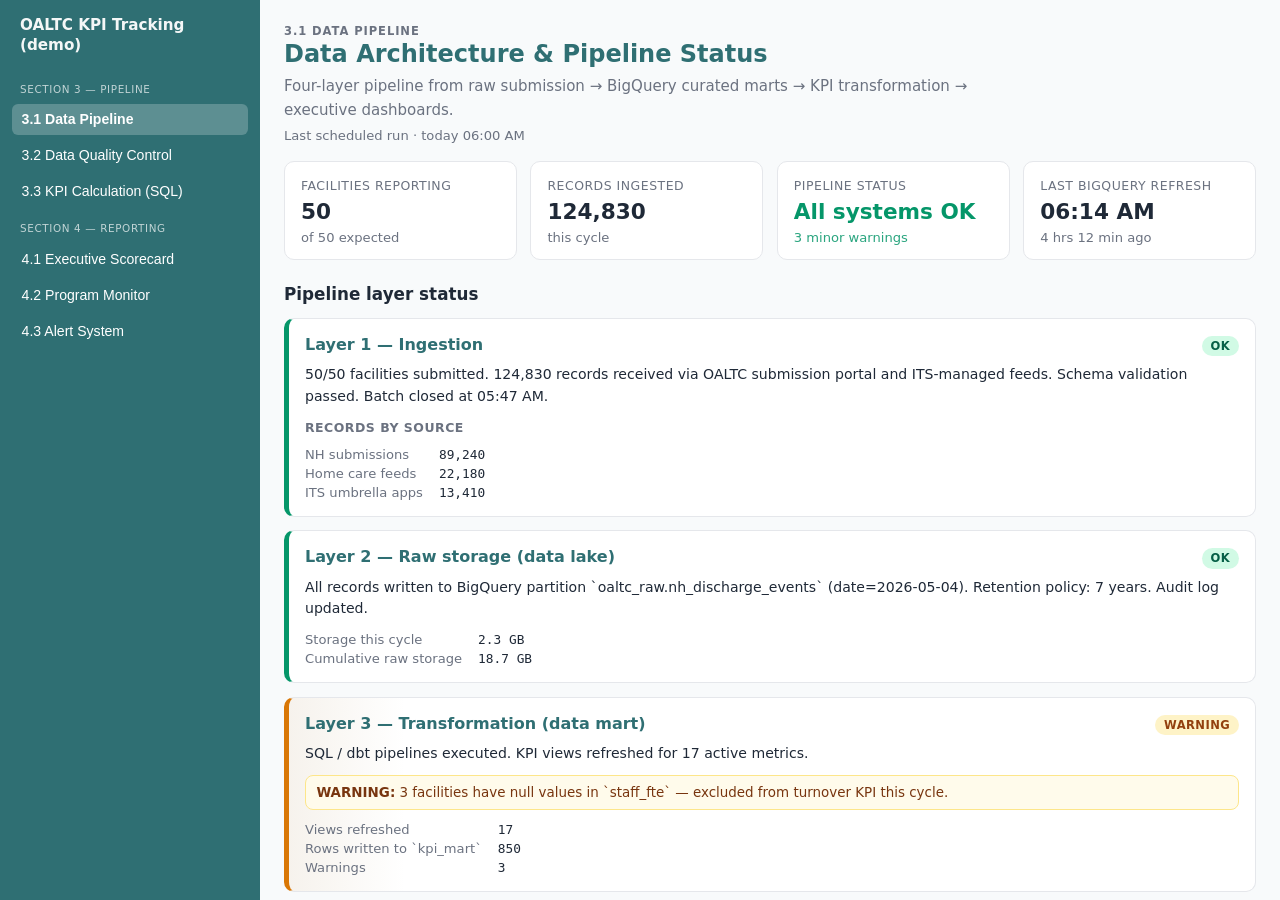
<file: dashboard/index.html>
<!DOCTYPE html>
<html lang="en">
<head>
  <meta charset="utf-8">
  <meta name="viewport" content="width=device-width, initial-scale=1">
  <title>OALTC KPI Dashboard (demo)</title>
  <style>
    :root {
      --nav: #2f6f73;
      --nav-hover: #256064;
      --bg: #f8fafb;
      --card: #fff;
      --border: #e5e7eb;
      --text: #1f2937;
      --muted: #6b7280;
      --ok: #059669;
      --warn: #d97706;
      --bad: #dc2626;
    }
    * { box-sizing: border-box; }
    body {
      margin: 0;
      font-family: system-ui, -apple-system, Segoe UI, Roboto, Helvetica, Arial, sans-serif;
      background: var(--bg);
      color: var(--text);
      min-height: 100vh;
      display: flex;
    }
    aside {
      width: 260px;
      flex-shrink: 0;
      background: var(--nav);
      color: #fff;
      padding: 1rem 0.75rem;
      display: flex;
      flex-direction: column;
      gap: 0.35rem;
    }
    aside h1 {
      font-size: 0.95rem;
      font-weight: 700;
      margin: 0 0 0.75rem 0.5rem;
      line-height: 1.3;
      opacity: 0.95;
    }
    .nav-group {
      font-size: 0.65rem;
      text-transform: uppercase;
      letter-spacing: 0.06em;
      opacity: 0.7;
      margin: 0.6rem 0.5rem 0.25rem;
    }
    aside button {
      display: block;
      width: 100%;
      text-align: left;
      border: none;
      background: transparent;
      color: #fff;
      padding: 0.45rem 0.6rem;
      border-radius: 6px;
      cursor: pointer;
      font-size: 0.88rem;
    }
    aside button:hover { background: rgba(255,255,255,0.12); }
    aside button.active { background: rgba(255,255,255,0.22); font-weight: 600; }

    main {
      flex: 1;
      padding: 1.25rem 1.5rem 2rem;
      overflow: auto;
      max-height: 100vh;
    }
    .panel { display: none; animation: fade 0.2s ease; }
    .panel.active { display: block; }
    @keyframes fade { from { opacity: 0; } to { opacity: 1; } }

    h2 { font-size: 1.35rem; margin: 0 0 0.5rem; font-weight: 700; color: var(--nav); }
    .lede { color: var(--muted); margin: 0 0 1rem; max-width: 65ch; line-height: 1.55; }

    .cards {
      display: grid;
      grid-template-columns: repeat(auto-fill, minmax(220px, 1fr));
      gap: 0.85rem;
    }
    .card {
      background: var(--card);
      border: 1px solid var(--border);
      border-radius: 10px;
      padding: 0.95rem;
    }
    .card h3 { margin: 0 0 0.35rem; font-size: 0.98rem; }
    .card p { margin: 0; font-size: 0.85rem; color: var(--muted); line-height: 1.45; }

    table {
      width: 100%;
      border-collapse: collapse;
      background: var(--card);
      border-radius: 10px;
      overflow: hidden;
      border: 1px solid var(--border);
      font-size: 0.875rem;
    }
    th, td { padding: 0.55rem 0.75rem; text-align: left; border-bottom: 1px solid var(--border); }
    th { background: #eef6f7; color: var(--nav); font-weight: 600; }
    tr:last-child td { border-bottom: none; }

    .kpi-block {
      background: var(--card);
      border: 1px solid var(--border);
      border-radius: 10px;
      padding: 1rem;
      margin-bottom: 1rem;
    }
    .kpi-block header { margin-bottom: 0.6rem; }
    .kpi-block h3 { margin: 0; font-size: 1rem; color: var(--nav); }
    .view-tag {
      font-size: 0.75rem;
      font-family: ui-monospace, SFMono-Regular, Menlo, Consolas, monospace;
      color: var(--muted);
      margin-top: 0.25rem;
    }
    pre.sql {
      margin: 0;
      padding: 0.75rem;
      background: #111827;
      color: #e5e7eb;
      border-radius: 8px;
      overflow-x: auto;
      font-size: 0.74rem;
      line-height: 1.45;
    }

    .tile-grid {
      display: grid;
      grid-template-columns: repeat(auto-fill, minmax(200px, 1fr));
      gap: 0.85rem;
    }
    .tile {
      background: var(--card);
      border: 1px solid var(--border);
      border-radius: 10px;
      padding: 1rem;
      border-left: 4px solid var(--nav);
    }
    .tile.on_target { border-left-color: var(--ok); }
    .tile.warning { border-left-color: var(--warn); }
    .tile.alert_t { border-left-color: var(--bad); }

    .tile .label { font-size: 0.8rem; color: var(--muted); margin-bottom: 0.25rem; }
    .tile .value { font-size: 1.5rem; font-weight: 700; }
    .tile .meta { font-size: 0.78rem; color: var(--muted); margin-top: 0.35rem; }

    .badge {
      display: inline-block;
      font-size: 0.7rem;
      padding: 0.15rem 0.45rem;
      border-radius: 999px;
      font-weight: 600;
      text-transform: uppercase;
      letter-spacing: 0.03em;
    }
    .badge-alarm { background: #fee2e2; color: var(--bad); }
    .badge-warn { background: #fef3c7; color: #92400e; }
    .badge-ok { background: #d1fae5; color: #065f46; }

    .err {
      padding: 0.75rem;
      background: #fef2f2;
      border: 1px solid #fecaca;
      border-radius: 8px;
      color: #991b1b;
      font-size: 0.9rem;
    }

    /* —— Data Architecture & Pipeline (3.1) —— */
    .pipe-section-tag {
      font-size: 0.72rem;
      text-transform: uppercase;
      letter-spacing: 0.08em;
      color: var(--muted);
      font-weight: 600;
      margin: 0 0 0.35rem;
    }
    .pipe-main-title {
      font-size: 1.5rem;
      font-weight: 800;
      color: var(--nav);
      margin: 0 0 0.4rem;
      line-height: 1.25;
    }
    .pipe-subtitle {
      color: var(--muted);
      font-size: 0.94rem;
      line-height: 1.55;
      margin: 0 0 0.35rem;
      max-width: 72ch;
    }
    .pipe-last-run {
      font-size: 0.82rem;
      color: var(--muted);
      margin: 0 0 1.15rem;
    }
    .pipe-last-run strong { color: var(--text); }

    .pipe-summary-grid {
      display: grid;
      grid-template-columns: repeat(auto-fill, minmax(200px, 1fr));
      gap: 0.85rem;
      margin-bottom: 1.5rem;
    }
    .pipe-kpi-card {
      background: var(--card);
      border: 1px solid var(--border);
      border-radius: 10px;
      padding: 1rem 1rem 0.9rem;
    }
    .pipe-kpi-card .lbl {
      font-size: 0.78rem;
      color: var(--muted);
      text-transform: uppercase;
      letter-spacing: 0.04em;
      margin-bottom: 0.35rem;
    }
    .pipe-kpi-card .big {
      font-size: 1.35rem;
      font-weight: 800;
      color: var(--text);
      line-height: 1.2;
    }
    .pipe-kpi-card .sub {
      font-size: 0.82rem;
      color: var(--muted);
      margin-top: 0.35rem;
    }
    .pipe-kpi-card.tone-ok .big { color: var(--ok); }
    .pipe-kpi-card.tone-ok .sub { color: var(--ok); opacity: 0.85; }

    .pipe-layers-heading {
      font-size: 1.05rem;
      font-weight: 700;
      color: var(--text);
      margin: 0 0 0.85rem;
    }

    .pipe-layer {
      background: var(--card);
      border: 1px solid var(--border);
      border-radius: 10px;
      padding: 1rem 1rem 1rem 1rem;
      margin-bottom: 0.85rem;
      border-left: 5px solid var(--border);
    }
    .pipe-layer.layer-ok { border-left-color: var(--ok); }
    .pipe-layer.layer-warn { border-left-color: var(--warn); background: linear-gradient(90deg, rgba(217,119,6,0.06) 0%, var(--card) 12%); }

    .pipe-layer-head {
      display: flex;
      flex-wrap: wrap;
      align-items: baseline;
      justify-content: space-between;
      gap: 0.5rem;
      margin-bottom: 0.5rem;
    }
    .pipe-layer-head h3 {
      margin: 0;
      font-size: 1rem;
      color: var(--nav);
      font-weight: 700;
    }
    .layer-pill {
      font-size: 0.72rem;
      font-weight: 700;
      text-transform: uppercase;
      letter-spacing: 0.04em;
      padding: 0.2rem 0.55rem;
      border-radius: 999px;
    }
    .layer-pill.ok { background: #d1fae5; color: #065f46; }
    .layer-pill.warn { background: #fef3c7; color: #92400e; }

    .pipe-layer-sum {
      margin: 0;
      font-size: 0.88rem;
      line-height: 1.55;
      color: var(--text);
    }
    .pipe-layer-callout {
      margin: 0.65rem 0 0;
      padding: 0.55rem 0.65rem;
      border-radius: 8px;
      background: #fffbeb;
      border: 1px solid #fde68a;
      font-size: 0.84rem;
      color: #78350f;
    }
    .pipe-layer-meta {
      display: flex;
      flex-wrap: wrap;
      gap: 1rem;
      margin-top: 0.75rem;
      font-size: 0.82rem;
    }
    .pipe-layer-meta dl {
      margin: 0;
      display: grid;
      grid-template-columns: auto 1fr;
      gap: 0.25rem 1rem;
    }
    .pipe-layer-meta dt { color: var(--muted); font-weight: 500; }
    .pipe-layer-meta dd { margin: 0; font-family: ui-monospace, monospace; font-size: 0.8rem; }

    .pipe-breakdown-title {
      font-size: 0.78rem;
      font-weight: 600;
      color: var(--muted);
      margin: 0.75rem 0 0.35rem;
      text-transform: uppercase;
      letter-spacing: 0.04em;
    }

    .compliance-card {
      background: var(--card);
      border: 1px solid var(--border);
      border-radius: 10px;
      padding: 1rem 1.1rem 1.25rem;
      margin-top: 1.25rem;
    }
    .compliance-card > h4 {
      margin: 0 0 0.85rem;
      font-size: 1rem;
      color: var(--nav);
    }
    .compliance-y {
      font-size: 0.72rem;
      color: var(--muted);
      margin-bottom: 0.65rem;
    }
    .compliance-legend {
      display: flex;
      flex-wrap: wrap;
      gap: 1rem;
      margin-bottom: 1rem;
      font-size: 0.78rem;
    }
    .compliance-legend span {
      display: inline-flex;
      align-items: center;
      gap: 0.4rem;
    }
    .compliance-legend i {
      width: 11px;
      height: 11px;
      border-radius: 2px;
      flex-shrink: 0;
    }

    .stack-row {
      display: grid;
      grid-template-columns: minmax(140px, 200px) 1fr;
      gap: 0.65rem;
      align-items: center;
      margin-bottom: 0.65rem;
    }
    .stack-row:last-child { margin-bottom: 0; }
    .stack-label {
      font-size: 0.84rem;
      font-weight: 600;
      color: var(--text);
    }
    .stack-count {
      font-weight: 500;
      color: var(--muted);
    }
    .stack-track-wrap {
      position: relative;
    }
    .stack-track {
      display: flex;
      height: 26px;
      border-radius: 6px;
      overflow: hidden;
      border: 1px solid var(--border);
    }
    .stack-track .seg {
      height: 100%;
      min-width: 0;
      transition: width 0.25s ease;
    }
    .stack-axis {
      display: flex;
      justify-content: space-between;
      font-size: 0.68rem;
      color: var(--muted);
      margin-top: 0.2rem;
    }

    /* —— Data Quality Control (3.2) —— */
    .dq-summary-grid {
      display: grid;
      grid-template-columns: repeat(auto-fill, minmax(190px, 1fr));
      gap: 0.85rem;
      margin-bottom: 1.25rem;
    }
    .dq-kpi-card {
      background: var(--card);
      border: 1px solid var(--border);
      border-radius: 10px;
      padding: 1rem;
    }
    .dq-kpi-card .lbl {
      font-size: 0.74rem;
      color: var(--muted);
      font-weight: 600;
      text-transform: uppercase;
      letter-spacing: 0.04em;
      margin-bottom: 0.4rem;
    }
    .dq-kpi-card .big {
      font-size: 1.45rem;
      font-weight: 800;
      line-height: 1.15;
    }
    .dq-kpi-card .sub { font-size: 0.82rem; margin-top: 0.35rem; color: var(--muted); }
    .dq-kpi-card.tone-ok .big { color: var(--ok); }
    .dq-kpi-card.tone-ok .sub { color: var(--ok); font-weight: 600; }
    .dq-kpi-card.tone-warn .big { color: var(--warn); }
    .dq-kpi-card.tone-warn .sub { color: var(--muted); }
    .dq-kpi-card.tone-bad .big { color: var(--bad); }
    .dq-kpi-card.tone-bad .sub { color: var(--muted); }
    .dq-kpi-card.tone-neutral .big { color: var(--text); }

    .dq-panel {
      background: var(--card);
      border: 1px solid var(--border);
      border-radius: 10px;
      padding: 1rem 1.1rem 1.15rem;
      margin-bottom: 1rem;
    }
    .dq-panel > h3 {
      margin: 0 0 0.9rem;
      font-size: 0.78rem;
      font-weight: 800;
      letter-spacing: 0.07em;
      text-transform: uppercase;
      color: var(--nav);
    }

    .dq-dim-row { margin-bottom: 0.72rem; }
    .dq-dim-row:last-child { margin-bottom: 0; }
    .dq-dim-top {
      display: flex;
      justify-content: space-between;
      align-items: baseline;
      font-size: 0.84rem;
      margin-bottom: 0.25rem;
      gap: 0.5rem;
    }
    .dq-dim-name { font-weight: 600; color: var(--text); }
    .dq-dim-pct { font-weight: 700; color: var(--nav); font-variant-numeric: tabular-nums; }
    .dq-dim-row.highlight .dq-dim-pct { color: var(--warn); }
    .dq-dim-track {
      height: 10px;
      border-radius: 999px;
      background: #e5e7eb;
      overflow: hidden;
    }
    .dq-dim-fill {
      height: 100%;
      border-radius: 999px;
      min-width: 0;
      transition: width 0.35s ease;
    }

    .dq-fail-row {
      display: grid;
      grid-template-columns: minmax(118px, 130px) 1fr;
      gap: 0.6rem;
      align-items: center;
      margin-bottom: 0.55rem;
    }
    .dq-fail-row:last-child { margin-bottom: 0; }
    .dq-fail-field {
      font-family: ui-monospace, SFMono-Regular, Menlo, monospace;
      font-size: 0.78rem;
      color: var(--text);
    }
    .dq-fail-track {
      height: 18px;
      border-radius: 4px;
      background: #eef2f7;
      border: 1px solid var(--border);
      overflow: hidden;
    }
    .dq-fail-fill { height: 100%; border-radius: 3px; min-width: 0; }
    .dq-fail-axis {
      display: flex;
      justify-content: space-between;
      font-size: 0.65rem;
      color: var(--muted);
      margin-top: 0.35rem;
    }

    .dq-table-wrap { overflow-x: auto; margin: 0 -0.15rem; }
    table.dq-table { font-size: 0.8125rem; }
    table.dq-table th { white-space: nowrap; }
    table.dq-table td { vertical-align: middle; }
    .dq-num { font-variant-numeric: tabular-nums; }

    .pill {
      display: inline-block;
      font-size: 0.68rem;
      font-weight: 700;
      padding: 0.2rem 0.5rem;
      border-radius: 999px;
      text-transform: uppercase;
      letter-spacing: 0.02em;
      white-space: nowrap;
    }
    .pill-rate-bad { background: #fee2e2; color: #991b1b; }
    .pill-rate-warn { background: #ffedd5; color: #9a3412; }
    .pill-rate-ok { background: #d1fae5; color: #065f46; }
    .pill-status-review { background: #fef9c3; color: #854d0e; }

    .kpi-toolbar {
      display: flex;
      flex-wrap: wrap;
      align-items: center;
      gap: 0.65rem;
      margin-bottom: 1.15rem;
    }
    .kpi-toolbar label { font-weight: 700; font-size: 0.88rem; color: var(--text); }
    #kpi-select {
      flex: 1;
      min-width: 240px;
      max-width: 520px;
      padding: 0.45rem 0.65rem;
      border-radius: 8px;
      border: 1px solid var(--border);
      background: var(--card);
      font-size: 0.9rem;
      color: var(--text);
    }
    #kpi-select:focus-visible {
      outline: 2px solid rgba(47, 111, 115, 0.35);
      outline-offset: 1px;
    }
    .kpi-mini-title {
      margin: 0 0 0.25rem;
      font-size: 1.05rem;
      font-weight: 700;
      color: var(--nav);
    }
    .kpi-demo-foot {
      margin: 0.45rem 0 0.75rem;
      font-size: 0.8rem;
      color: var(--muted);
      max-width: 72ch;
      line-height: 1.45;
    }

    /* —— Executive scorecard (4.1) —— */
    .exec-metric-strip {
      display: grid;
      grid-template-columns: repeat(auto-fill, minmax(170px, 1fr));
      gap: 0.85rem;
      margin-bottom: 1.25rem;
    }
    .exec-metric-card {
      background: var(--card);
      border: 1px solid var(--border);
      border-radius: 12px;
      padding: 0.95rem 1rem 0.85rem;
      border-top: 4px solid var(--border);
    }
    .exec-metric-card.tier-alert { border-top-color: var(--bad); }
    .exec-metric-card.tier-warning { border-top-color: var(--warn); }
    .exec-metric-card.tier-on_target { border-top-color: var(--ok); }

    .exec-metric-card .lbl {
      font-size: 0.78rem;
      font-weight: 700;
      color: var(--muted);
      text-transform: uppercase;
      letter-spacing: 0.04em;
      margin-bottom: 0.45rem;
    }
    .exec-metric-card .big {
      font-size: 1.55rem;
      font-weight: 800;
      line-height: 1.15;
      margin-bottom: 0.5rem;
    }
    .exec-val-ok { color: var(--ok); }
    .exec-val-warn { color: var(--warn); }
    .exec-val-bad { color: var(--bad); }

    .exec-metric-rows { font-size: 0.8rem; color: var(--muted); line-height: 1.5; }
    .exec-metric-rows div { display: flex; justify-content: space-between; gap: 0.5rem; margin-top: 0.2rem; }
    .exec-metric-rows span:first-child { color: var(--muted); }
    .exec-metric-rows span:last-child { font-weight: 600; color: var(--text); }
    .exec-metric-status { margin-top: 0.65rem; }

    .exec-chart-panel {
      background: var(--card);
      border: 1px solid var(--border);
      border-radius: 12px;
      padding: 1rem 1.1rem 1.25rem;
      margin-bottom: 1rem;
    }
    .exec-chart-panel h3 {
      margin: 0 0 0.25rem;
      font-size: 1rem;
      font-weight: 700;
      color: var(--nav);
    }
    .exec-chart-panel .sub {
      margin: 0 0 0.75rem;
      font-size: 0.84rem;
      color: var(--muted);
      line-height: 1.45;
    }
    .exec-chart-svg {
      width: 100%;
      height: auto;
      display: block;
      max-height: 320px;
    }
    .exec-legend {
      display: flex;
      flex-wrap: wrap;
      gap: 1.25rem;
      font-size: 0.76rem;
      color: var(--muted);
      margin-top: 0.5rem;
    }
    .exec-legend span { display: inline-flex; align-items: center; gap: 0.35rem; }
    .exec-legend i {
      width: 22px;
      height: 3px;
      border-radius: 2px;
      flex-shrink: 0;
    }

    /* —— Program Performance Monitor (4.2) —— */
    .pm-toolbar {
      display: flex;
      flex-wrap: wrap;
      gap: 0.85rem 1.25rem;
      align-items: flex-end;
      margin-bottom: 1rem;
    }
    .pm-field {
      display: flex;
      flex-direction: column;
      gap: 0.28rem;
    }
    .pm-field label {
      font-size: 0.74rem;
      font-weight: 700;
      text-transform: uppercase;
      letter-spacing: 0.04em;
      color: var(--muted);
    }
    .pm-field select {
      min-width: 180px;
      padding: 0.42rem 0.55rem;
      border-radius: 8px;
      border: 1px solid var(--border);
      background: var(--card);
      font-size: 0.88rem;
      color: var(--text);
    }

    .pm-summary {
      display: grid;
      grid-template-columns: repeat(auto-fill, minmax(140px, 1fr));
      gap: 0.75rem;
      margin-bottom: 1rem;
    }
    .pm-sum-card {
      background: var(--card);
      border: 1px solid var(--border);
      border-radius: 10px;
      padding: 0.75rem 0.9rem;
    }
    .pm-sum-card .lb {
      font-size: 0.72rem;
      font-weight: 600;
      color: var(--muted);
      text-transform: uppercase;
      letter-spacing: 0.04em;
    }
    .pm-sum-card .num {
      font-size: 1.35rem;
      font-weight: 800;
      margin-top: 0.25rem;
    }
    .pm-sum-card.sum-ok .num { color: var(--ok); }
    .pm-sum-card.sum-warn .num { color: var(--warn); }
    .pm-sum-card.sum-alert .num { color: var(--bad); }
    .pm-sum-card.sum-neutral .num { color: var(--text); }

    .pm-table-shell {
      padding: 0;
      overflow: hidden;
    }
    .pm-table-shell > .pm-table-head {
      padding: 0.95rem 1rem 0.35rem;
    }
    .pm-table-shell h3 {
      margin: 0;
      font-size: 0.78rem;
      font-weight: 800;
      letter-spacing: 0.07em;
      text-transform: uppercase;
      color: var(--nav);
    }
    .pm-table-scroll {
      max-height: 420px;
      overflow: auto;
      border-top: 1px solid var(--border);
    }
    table.pm-table {
      font-size: 0.8rem;
    }
    table.pm-table th {
      position: sticky;
      top: 0;
      z-index: 1;
      background: #eef6f7;
      color: var(--nav);
      font-weight: 600;
      white-space: nowrap;
    }
    table.pm-table td,
    table.pm-table th {
      padding: 0.45rem 0.65rem;
    }
    .pm-num {
      font-variant-numeric: tabular-nums;
      text-align: right;
    }
    .pm-txt-alert {
      font-weight: 700;
      color: var(--bad);
    }
    .pm-txt-warn {
      font-weight: 700;
      color: #c2410c;
    }
    .pm-txt-ok {
      color: var(--text);
      font-weight: 500;
    }
    .pm-scroll-hint {
      text-align: center;
      font-size: 0.72rem;
      color: var(--muted);
      padding: 0.35rem 0 0.5rem;
      border-top: 1px solid var(--border);
      background: var(--card);
    }

    /* —— Alert & Escalation System (4.3) —— */
    .as-chart-panel {
      background: var(--card);
      border: 1px solid var(--border);
      border-radius: 12px;
      padding: 1rem 1.1rem;
      margin-top: 1rem;
    }
    .as-chart-panel h3 { margin: 0 0 0.35rem; font-size: 0.98rem; color: var(--nav); }
    .as-chart-panel .sub { margin: 0 0 0.65rem; font-size: 0.8rem; color: var(--muted); line-height: 1.45; }
    .as-timeline-svg {
      width: 100%;
      height: auto;
      display: block;
      max-height: 300px;
    }
    .as-timeline-legend {
      display: flex;
      flex-wrap: wrap;
      gap: 1rem;
      font-size: 0.76rem;
      color: var(--muted);
      margin-top: 0.5rem;
    }
    .as-timeline-legend span {
      display: inline-flex;
      align-items: center;
      gap: 0.35rem;
    }
    .as-timeline-legend i {
      width: 12px;
      height: 12px;
      border-radius: 3px;
      flex-shrink: 0;
    }
    table.as-alert-table td.as-level { white-space: nowrap; }

    @media (max-width: 768px) {
      body { flex-direction: column; }
      aside { width: 100%; flex-direction: row; flex-wrap: wrap; }
      aside h1 { width: 100%; }
      aside button { width: auto; flex: 1 1 40%; }
      main { max-height: none; }
    }
  </style>
</head>
<body>
  <aside>
    <h1>OALTC KPI Tracking (demo)</h1>
    <div class="nav-group">Section 3 — Pipeline</div>
    <button type="button" data-tab="p31">3.1 Data Pipeline</button>
    <button type="button" data-tab="p32">3.2 Data Quality Control</button>
    <button type="button" data-tab="p33">3.3 KPI Calculation (SQL)</button>
    <div class="nav-group">Section 4 — Reporting</div>
    <button type="button" data-tab="p41">4.1 Executive Scorecard</button>
    <button type="button" data-tab="p42">4.2 Program Monitor</button>
    <button type="button" data-tab="p43">4.3 Alert System</button>
  </aside>

  <main>
    <section id="p31" class="panel active" aria-labelledby="t31">
      <span class="pipe-section-tag" id="t31">3.1 Data pipeline</span>
      <div id="pipeline-mount" class="pipeline-root"></div>
    </section>

    <section id="p32" class="panel" aria-labelledby="t32">
      <span class="pipe-section-tag" id="t32">3.2 Data quality control</span>
      <div id="dq-mount"></div>
    </section>

    <section id="p33" class="panel" aria-labelledby="t33">
      <span class="pipe-section-tag" id="t33">3.3 KPI calculation (SQL)</span>
      <div id="kpi-mount"></div>
    </section>

    <section id="p41" class="panel" aria-labelledby="t41">
      <span class="pipe-section-tag" id="t41">4.1 Executive scorecard</span>
      <div id="exec-mount"></div>
    </section>

    <section id="p42" class="panel" aria-labelledby="t42">
      <span class="pipe-section-tag" id="t42">4.2 Program Performance Monitor</span>
      <div id="program-monitor-mount"></div>
    </section>

    <section id="p43" class="panel" aria-labelledby="t43">
      <span class="pipe-section-tag" id="t43">4.3 Alert &amp; Escalation System</span>
      <div id="alert-system-mount"></div>
    </section>
  </main>

  <!-- Bundled defaults when fetch() fails (e.g. file://). KPI fallback is base64 so editors don’t corrupt multi-line sql inside JSON. Regenerate via build step from kpi-config.json. -->
  <script type="application/json" id="fallback-pipeline-config">{"title":"Data Architecture & Pipeline Status","subtitle":"Four-layer pipeline from raw submission → BigQuery curated marts → KPI transformation → executive dashboards.","lastRun":"Last scheduled run · today 06:00 AM","lastRefreshNote":"Timestamps reflect demo data; replace with orchestration metadata in production.","summary":[{"id":"facilities","label":"Facilities reporting","value":"50","detail":"of 50 expected","tone":"neutral"},{"id":"ingested","label":"Records ingested","value":"124,830","detail":"this cycle","tone":"neutral"},{"id":"status","label":"Pipeline status","value":"All systems OK","detail":"3 minor warnings","tone":"ok"},{"id":"bq","label":"Last BigQuery refresh","value":"06:14 AM","detail":"4 hrs 12 min ago","tone":"neutral"}],"layers":[{"id":"L1","title":"Layer 1 — Ingestion","status":"ok","summary":"50/50 facilities submitted. 124,830 records received via OALTC submission portal and ITS-managed feeds. Schema validation passed. Batch closed at 05:47 AM.","breakdownTitle":"Records by source","breakdown":[{"label":"NH submissions","value":"89,240"},{"label":"Home care feeds","value":"22,180"},{"label":"ITS umbrella apps","value":"13,410"}]},{"id":"L2","title":"Layer 2 — Raw storage (data lake)","status":"ok","summary":"All records written to BigQuery partition `oaltc_raw.nh_discharge_events` (date=2026-05-04). Retention policy: 7 years. Audit log updated.","stats":[{"label":"Storage this cycle","value":"2.3 GB"},{"label":"Cumulative raw storage","value":"18.7 GB"}]},{"id":"L3","title":"Layer 3 — Transformation (data mart)","status":"warn","summary":"SQL / dbt pipelines executed. KPI views refreshed for 17 active metrics.","warning":"3 facilities have null values in `staff_fte` — excluded from turnover KPI this cycle.","stats":[{"label":"Views refreshed","value":"17"},{"label":"Rows written to `kpi_mart`","value":"850"},{"label":"Warnings","value":"3"}]},{"id":"L4","title":"Layer 4 — Presentation","status":"ok","summary":"Dashboard data connections refreshed. Looker Studio report updated. Automated weekly summary email queued for 9:00 AM to program managers.","stats":[{"label":"Dashboards refreshed","value":"3"},{"label":"Email recipients","value":"12"},{"label":"Next refresh","value":"tomorrow 06:00 AM"}]}],"complianceChart":{"title":"Submission compliance by program type","yAxisLabel":"% facilities","legend":[{"key":"onTime","label":"Submitted on time","color":"#2f6f73"},{"key":"late","label":"Late submission","color":"#fbbf24"},{"key":"missing","label":"Missing","color":"#fca5a5"}],"rows":[{"program":"Nursing Homes","n":50,"onTime":100,"late":0,"missing":0},{"program":"Home Care","n":28,"onTime":90,"late":5,"missing":5},{"program":"Adult Day","n":14,"onTime":80,"late":15,"missing":5},{"program":"Assisted Living","n":22,"onTime":95,"late":2,"missing":3}]}}</script>
  <script type="text/plain" id="fallback-kpi-b64" hidden>
eyJwYWdlSGVhZGluZyI6IktQSSBDYWxjdWxhdGlvbiBQaXBlbGluZSAoQmlnUXVlcnkgU1FMKSIsImxlZGUiOiJTZWxlY3Qg
YSBLUEkgdG8gaW5zcGVjdCB0aGUgY2Fub25pY2FsIEJpZ1F1ZXJ5IHZpZXcgZGVmaW5pdGlvbiBhbmQgYSBzaW11bGF0ZWQg
dG9wLWZhY2lsaXR5IGV4dHJhY3QuIFJlcGxhY2UgYG9hbHRjX3Jhdy4qYCAvIG1hcnQgcmVmZXJlbmNlcyB3aXRoIHlvdXIg
ZW52aXJvbm1lbnQuIiwia3BpcyI6W3siaWQiOiJyZWFkbWlzc2lvbiIsInNlbGVjdExhYmVsIjoiMzAtRGF5IEhvc3BpdGFs
IFJlYWRtaXNzaW9uIFJhdGUiLCJ0aXRsZSI6IktQSSAxOiAzMC1EYXkgSG9zcGl0YWwgUmVhZG1pc3Npb24gUmF0ZSIsInZp
ZXdOYW1lIjoib2FsdGNfa3BpLnJlYWRtaXNzaW9uX3JhdGVfbW9udGhseSIsImRlc2NyaXB0aW9uIjoiR3JhbnVsYXJpdHk6
IGZhY2lsaXR5IMOXIG1vbnRoLiBUaHJlc2hvbGRzOiBBTEVSVCA+MjIlLCBXQVJOSU5HID4xOCUgYW5kIOKJpDIyJSwgT04g
VEFSR0VUIOKJpDE4JS4iLCJzcWwiOiItLSBLUEk6IDMwLURheSBIb3NwaXRhbCBSZWFkbWlzc2lvbiBSYXRlXG4tLSBHcmFu
dWxhcml0eTogRmFjaWxpdHkgw5cgTW9udGhcbi0tIE93bmVyOiBOdXJzaW5nIEhvbWUgUHJvZ3JhbSBPZmZpY2VcblxuQ1JF
QVRFIE9SIFJFUExBQ0UgVklFVyBvYWx0Y19rcGkucmVhZG1pc3Npb25fcmF0ZV9tb250aGx5IEFTXG5TRUxFQ1RcbiAgICBm
YWNpbGl0eV9pZCxcbiAgICBmYWNpbGl0eV9uYW1lLFxuICAgIHJlZ2lvbixcbiAgICByZXBvcnRfeWVhcixcbiAgICByZXBv
cnRfbW9udGgsXG4gICAgQ09VTlRJRihyZWFkbWl0dGVkXzMwZCkgQVMgbnVtZXJhdG9yLFxuICAgIENPVU5UKCopIEFTIGRl
bm9taW5hdG9yLFxuICAgIFJPVU5EKFNBRkVfRElWSURFKFxuICAgICAgICBDT1VOVElGKHJlYWRtaXR0ZWRfMzBkKSxcbiAg
ICAgICAgQ09VTlQoKikpICogMTAwLCAyKSBBUyByZWFkbWlzc2lvbl9yYXRlX3BjdCxcbiAgICBDQVNFXG4gICAgICAgIFdI
RU4gUk9VTkQoU0FGRV9ESVZJREUoQ09VTlRJRihyZWFkbWl0dGVkXzMwZCksIENPVU5UKCopKSAqIDEwMCwgMikgPiAyMiBU
SEVOICdBTEVSVCdcbiAgICAgICAgV0hFTiBST1VORChTQUZFX0RJVklERShDT1VOVElGKHJlYWRtaXR0ZWRfMzBkKSwgQ09V
TlQoKikpICogMTAwLCAyKSA+IDE4IFRIRU4gJ1dBUk5JTkcnXG4gICAgICAgIEVMU0UgJ09OIFRBUkdFVCdcbiAgICBFTkQg
QVMgcGVyZm9ybWFuY2Vfc3RhdHVzXG5GUk9NIG9hbHRjX3Jhdy5uaF9kaXNjaGFyZ2VfZXZlbnRzXG5XSEVSRSBkYXRhX3F1
YWxpdHlfZmxhZyA9ICdQQVNTJ1xuICBBTkQgZGlzY2hhcmdlX2RhdGUgPj0gREFURV9TVUIoQ1VSUkVOVF9EQVRFKCksIElO
VEVSVkFMIDEzIE1PTlRIKVxuR1JPVVAgQlkgMSwgMiwgMywgNCwgNTsiLCJyZXN1bHRzVGl0bGUiOiJMaXZlIHF1ZXJ5IG91
dHB1dCDigJQgVG9wIDEwIGZhY2lsaXRpZXMgKHNpbXVsYXRlZCkiLCJkZW1vTm90ZSI6IlBlcmNlbnRhZ2VzIGFuZCBzdGF0
dXNlcyBmb2xsb3cgdGhlIENBU0UgbG9naWMgaW4gdGhlIHZpZXcgKG5vdGlvbmFsIGRlbW8gcm93cykuIiwidGFibGUiOnsi
Y29sdW1ucyI6W3sia2V5IjoiZmFjaWxpdHlfaWQiLCJsYWJlbCI6ImZhY2lsaXR5X2lkIn0seyJrZXkiOiJmYWNpbGl0eV9u
YW1lIiwibGFiZWwiOiJmYWNpbGl0eV9uYW1lIn0seyJrZXkiOiJyZWdpb24iLCJsYWJlbCI6InJlZ2lvbiJ9LHsia2V5Ijoi
cmVhZG1pc3Npb25fcmF0ZV9wY3QiLCJsYWJlbCI6InJlYWRtaXNzaW9uX3JhdGVfcGN0In0seyJrZXkiOiJkZW5vbWluYXRv
ciIsImxhYmVsIjoiZGVub21pbmF0b3IifSx7ImtleSI6InBlcmZvcm1hbmNlX3N0YXR1cyIsImxhYmVsIjoicGVyZm9ybWFu
Y2Vfc3RhdHVzIiwiYmFkZ2UiOnRydWV9XSwicm93cyI6W3siZmFjaWxpdHlfaWQiOiJOSC0wMDEiLCJmYWNpbGl0eV9uYW1l
IjoiQWxiYW55IENhcmUgQ2VudGVyIDEiLCJyZWdpb24iOiJXZXN0ZXJuIE5ZIiwicmVhZG1pc3Npb25fcmF0ZV9wY3QiOiIx
Mi4wMCIsImRlbm9taW5hdG9yIjo5MSwicGVyZm9ybWFuY2Vfc3RhdHVzIjoiT04gVEFSR0VUIn0seyJmYWNpbGl0eV9pZCI6
Ik5ILTAwMiIsImZhY2lsaXR5X25hbWUiOiJCdWZmYWxvIENhcmUgQ2VudGVyIDEiLCJyZWdpb24iOiJDZW50cmFsIE5ZIiwi
cmVhZG1pc3Npb25fcmF0ZV9wY3QiOiIxOS40MCIsImRlbm9taW5hdG9yIjoxMjksInBlcmZvcm1hbmNlX3N0YXR1cyI6IldB
Uk5JTkcifSx7ImZhY2lsaXR5X2lkIjoiTkgtMDAzIiwiZmFjaWxpdHlfbmFtZSI6IlJvY2hlc3RlciBDYXJlIENlbnRlciAx
IiwicmVnaW9uIjoiQ2FwaXRhbCBSZWdpb24iLCJyZWFkbWlzc2lvbl9yYXRlX3BjdCI6IjE0LjMwIiwiZGVub21pbmF0b3Ii
OjE5MSwicGVyZm9ybWFuY2Vfc3RhdHVzIjoiT04gVEFSR0VUIn0seyJmYWNpbGl0eV9pZCI6Ik5ILTAwNCIsImZhY2lsaXR5
X25hbWUiOiJTeXJhY3VzZSBDYXJlIENlbnRlciAxIiwicmVnaW9uIjoiTllDIE1ldHJvIiwicmVhZG1pc3Npb25fcmF0ZV9w
Y3QiOiIyMS41MCIsImRlbm9taW5hdG9yIjoxMzgsInBlcmZvcm1hbmNlX3N0YXR1cyI6IldBUk5JTkcifSx7ImZhY2lsaXR5
X2lkIjoiTkgtMDA1IiwiZmFjaWxpdHlfbmFtZSI6IllvbmtlcnMgQ2FyZSBDZW50ZXIgMSIsInJlZ2lvbiI6IkxvbmcgSXNs
YW5kIiwicmVhZG1pc3Npb25fcmF0ZV9wY3QiOiIyMy4xMCIsImRlbm9taW5hdG9yIjoxNzksInBlcmZvcm1hbmNlX3N0YXR1
cyI6IkFMRVJUIn0seyJmYWNpbGl0eV9pZCI6Ik5ILTAwNiIsImZhY2lsaXR5X25hbWUiOiJVdGljYSBDYXJlIENlbnRlciAx
IiwicmVnaW9uIjoiTm9ydGggQ291bnRyeSIsInJlYWRtaXNzaW9uX3JhdGVfcGN0IjoiMTUuNTAiLCJkZW5vbWluYXRvciI6
ODIsInBlcmZvcm1hbmNlX3N0YXR1cyI6Ik9OIFRBUkdFVCJ9LHsiZmFjaWxpdHlfaWQiOiJOSC0wMDciLCJmYWNpbGl0eV9u
YW1lIjoiSXRoYWNhIENhcmUgQ2VudGVyIDEiLCJyZWdpb24iOiJTb3V0aGVybiBUaWVyIiwicmVhZG1pc3Npb25fcmF0ZV9w
Y3QiOiIxOC4xMCIsImRlbm9taW5hdG9yIjoxNTQsInBlcmZvcm1hbmNlX3N0YXR1cyI6IldBUk5JTkcifSx7ImZhY2lsaXR5
X2lkIjoiTkgtMDA4IiwiZmFjaWxpdHlfbmFtZSI6IkJpbmdoYW10b24gQ2FyZSBDZW50ZXIgMSIsInJlZ2lvbiI6IlNvdXRo
ZXJuIFRpZXIiLCJyZWFkbWlzc2lvbl9yYXRlX3BjdCI6IjExLjIwIiwiZGVub21pbmF0b3IiOjI2NywicGVyZm9ybWFuY2Vf
c3RhdHVzIjoiT04gVEFSR0VUIn0seyJmYWNpbGl0eV9pZCI6Ik5ILTAwOSIsImZhY2lsaXR5X25hbWUiOiJTY2hlbmVjdGFk
eSBDYXJlIENlbnRlciAxIiwicmVnaW9uIjoiQ2FwaXRhbCBSZWdpb24iLCJyZWFkbWlzc2lvbl9yYXRlX3BjdCI6IjI2Ljgw
IiwiZGVub21pbmF0b3IiOjExMiwicGVyZm9ybWFuY2Vfc3RhdHVzIjoiQUxFUlQifSx7ImZhY2lsaXR5X2lkIjoiTkgtMDEw
IiwiZmFjaWxpdHlfbmFtZSI6IlBsYXR0c2J1cmdoIENhcmUgQ2VudGVyIDEiLCJyZWdpb24iOiJOb3J0aCBDb3VudHJ5Iiwi
cmVhZG1pc3Npb25fcmF0ZV9wY3QiOiIxNy45NSIsImRlbm9taW5hdG9yIjoxNDMsInBlcmZvcm1hbmNlX3N0YXR1cyI6Ik9O
IFRBUkdFVCJ9XX19LHsiaWQiOiJ0dXJub3ZlciIsInNlbGVjdExhYmVsIjoiU3RhZmYgVHVybm92ZXIgUmF0ZSAoUXVhcnRl
cmx5KSIsInRpdGxlIjoiS1BJIDI6IFN0YWZmIFR1cm5vdmVyIFJhdGUgKHF1YXJ0ZXJseSkiLCJ2aWV3TmFtZSI6Im9hbHRj
X2twaS5zdGFmZl90dXJub3Zlcl9xdWFydGVybHkiLCJkZXNjcmlwdGlvbiI6IkdyYW51bGFyaXR5OiBmYWNpbGl0eSDDlyBx
dWFydGVyLiBJbGx1c3RyYXRpdmUgdGhyZXNob2xkczogQUxFUlQgPjM1JSwgV0FSTklORyA+MjUlIGFuZCDiiaQzNSUsIE9O
IFRBUkdFVCDiiaQyNSUuIiwic3FsIjoiLS0gS1BJOiBTdGFmZiBUdXJub3ZlciBSYXRlIChxdWFydGVybHkpXG4tLSBHcmFu
dWxhcml0eTogRmFjaWxpdHkgw5cgUXVhcnRlclxuLS0gT3duZXI6IFdvcmtmb3JjZSBBbmFseXRpY3NcblxuQ1JFQVRFIE9S
IFJFUExBQ0UgVklFVyBvYWx0Y19rcGkuc3RhZmZfdHVybm92ZXJfcXVhcnRlcmx5IEFTXG5XSVRIIGhlYWRjb3VudCBBUyAo
XG4gIFNFTEVDVFxuICAgICAgZmFjaWxpdHlfaWQsXG4gICAgICBmYWNpbGl0eV9uYW1lLFxuICAgICAgcmVnaW9uLFxuICAg
ICAgZmlzY2FsX3llYXIsXG4gICAgICBmaXNjYWxfcXVhcnRlcixcbiAgICAgIENPVU5UKERJU1RJTkNUIHN0YWZmX2lkKSBB
UyBhY3RpdmVfc3RhZmZcbiAgRlJPTSBvYWx0Y19jdXJhdGVkLmRpbV9zdGFmZl9kYWlseVxuICBXSEVSRSBzbmFwc2hvdF9k
YXRlIEJFVFdFRU4gcXVhcnRlcl9zdGFydF9kYXRlIEFORCBxdWFydGVyX2VuZF9kYXRlXG4gICAgQU5EIGRhdGFfcXVhbGl0
eV9mbGFnID0gJ1BBU1MnXG4gIEdST1VQIEJZIDEsIDIsIDMsIDQsIDVcbiksXG5leGl0cyBBUyAoXG4gIFNFTEVDVFxuICAg
ICAgZmFjaWxpdHlfaWQsXG4gICAgICBmaXNjYWxfeWVhcixcbiAgICAgIGZpc2NhbF9xdWFydGVyLFxuICAgICAgQ09VTlQo
KikgQVMgZXhpdHNcbiAgRlJPTSBvYWx0Y19jdXJhdGVkLmZhY3Rfc3RhZmZfdGVybWluYXRpb25zXG4gIFdIRVJFIHRlcm1p
bmF0aW9uX2tpbmQgSU4gKCdWT0xVTlRBUlknLCAnSU5WT0xVTlRBUlknKVxuICBHUk9VUCBCWSAxLCAyLCAzXG4pXG5TRUxF
Q1RcbiAgICBoLmZhY2lsaXR5X2lkLFxuICAgIGguZmFjaWxpdHlfbmFtZSxcbiAgICBoLnJlZ2lvbixcbiAgICBoLmZpc2Nh
bF95ZWFyLFxuICAgIGguZmlzY2FsX3F1YXJ0ZXIsXG4gICAgZS5leGl0cyBBUyBudW1lcmF0b3IsXG4gICAgaC5hY3RpdmVf
c3RhZmYgQVMgZGVub21pbmF0b3IsXG4gICAgUk9VTkQoU0FGRV9ESVZJREUoZS5leGl0cywgaC5hY3RpdmVfc3RhZmYpICog
MTAwLCAyKSBBUyB0dXJub3Zlcl9wY3QsXG4gICAgQ0FTRVxuICAgICAgICBXSEVOIFJPVU5EKFNBRkVfRElWSURFKGUuZXhp
dHMsIGguYWN0aXZlX3N0YWZmKSAqIDEwMCwgMikgPiAzNSBUSEVOICdBTEVSVCdcbiAgICAgICAgV0hFTiBST1VORChTQUZF
X0RJVklERShlLmV4aXRzLCBoLmFjdGl2ZV9zdGFmZikgKiAxMDAsIDIpID4gMjUgVEhFTiAnV0FSTklORydcbiAgICAgICAg
RUxTRSAnT04gVEFSR0VUJ1xuICAgIEVORCBBUyBwZXJmb3JtYW5jZV9zdGF0dXNcbkZST00gaGVhZGNvdW50IGhcbkxFRlQg
Sk9JTiBleGl0cyBlXG4gIE9OIGguZmFjaWxpdHlfaWQgPSBlLmZhY2lsaXR5X2lkXG4gQU5EIGguZmlzY2FsX3llYXIgPSBl
LmZpc2NhbF95ZWFyXG4gQU5EIGguZmlzY2FsX3F1YXJ0ZXIgPSBlLmZpc2NhbF9xdWFydGVyOyIsInJlc3VsdHNUaXRsZSI6
IkxpdmUgcXVlcnkgb3V0cHV0IOKAlCBUb3AgMTAgZmFjaWxpdGllcyAoc2ltdWxhdGVkKSIsImRlbW9Ob3RlIjoiVHVybm92
ZXIgdXNlcyBleGl0cyDDtyBhY3RpdmUgc3RhZmYgZm9yIHRoZSBxdWFydGVyIChkZW1vIG51bWVyYXRvcnMvZGVub21pbmF0
b3JzKS4iLCJ0YWJsZSI6eyJjb2x1bW5zIjpbeyJrZXkiOiJmYWNpbGl0eV9pZCIsImxhYmVsIjoiZmFjaWxpdHlfaWQifSx7
ImtleSI6ImZhY2lsaXR5X25hbWUiLCJsYWJlbCI6ImZhY2lsaXR5X25hbWUifSx7ImtleSI6InJlZ2lvbiIsImxhYmVsIjoi
cmVnaW9uIn0seyJrZXkiOiJ0dXJub3Zlcl9wY3QiLCJsYWJlbCI6InR1cm5vdmVyX3BjdCJ9LHsia2V5IjoiZGVub21pbmF0
b3IiLCJsYWJlbCI6ImRlbm9taW5hdG9yIn0seyJrZXkiOiJwZXJmb3JtYW5jZV9zdGF0dXMiLCJsYWJlbCI6InBlcmZvcm1h
bmNlX3N0YXR1cyIsImJhZGdlIjp0cnVlfV0sInJvd3MiOlt7ImZhY2lsaXR5X2lkIjoiTkgtMDAyIiwiZmFjaWxpdHlfbmFt
ZSI6IkJ1ZmZhbG8gQ2FyZSBDZW50ZXIgMSIsInJlZ2lvbiI6IkNlbnRyYWwgTlkiLCJ0dXJub3Zlcl9wY3QiOiIyMi4xMCIs
ImRlbm9taW5hdG9yIjo0MjAsInBlcmZvcm1hbmNlX3N0YXR1cyI6Ik9OIFRBUkdFVCJ9LHsiZmFjaWxpdHlfaWQiOiJOSC0w
MDUiLCJmYWNpbGl0eV9uYW1lIjoiWW9ua2VycyBDYXJlIENlbnRlciAxIiwicmVnaW9uIjoiTG9uZyBJc2xhbmQiLCJ0dXJu
b3Zlcl9wY3QiOiIzOC41MCIsImRlbm9taW5hdG9yIjo2MTAsInBlcmZvcm1hbmNlX3N0YXR1cyI6IkFMRVJUIn0seyJmYWNp
bGl0eV9pZCI6Ik5ILTAxMSIsImZhY2lsaXR5X25hbWUiOiJUcm95IENhcmUgQ2VudGVyIDEiLCJyZWdpb24iOiJDYXBpdGFs
IFJlZ2lvbiIsInR1cm5vdmVyX3BjdCI6IjE4LjQwIiwiZGVub21pbmF0b3IiOjM1NSwicGVyZm9ybWFuY2Vfc3RhdHVzIjoi
T04gVEFSR0VUIn0seyJmYWNpbGl0eV9pZCI6Ik5ILTAwNCIsImZhY2lsaXR5X25hbWUiOiJTeXJhY3VzZSBDYXJlIENlbnRl
ciAxIiwicmVnaW9uIjoiTllDIE1ldHJvIiwidHVybm92ZXJfcGN0IjoiMjkuODAiLCJkZW5vbWluYXRvciI6NTAyLCJwZXJm
b3JtYW5jZV9zdGF0dXMiOiJXQVJOSU5HIn0seyJmYWNpbGl0eV9pZCI6Ik5ILTAxMiIsImZhY2lsaXR5X25hbWUiOiJOZXcg
Um9jaGVsbGUgQ2FyZSBDZW50ZXIgMSIsInJlZ2lvbiI6IkxvbmcgSXNsYW5kIiwidHVybm92ZXJfcGN0IjoiNDEuMjAiLCJk
ZW5vbWluYXRvciI6Mzg4LCJwZXJmb3JtYW5jZV9zdGF0dXMiOiJBTEVSVCJ9LHsiZmFjaWxpdHlfaWQiOiJOSC0wMDMiLCJm
YWNpbGl0eV9uYW1lIjoiUm9jaGVzdGVyIENhcmUgQ2VudGVyIDEiLCJyZWdpb24iOiJDYXBpdGFsIFJlZ2lvbiIsInR1cm5v
dmVyX3BjdCI6IjI0LjYwIiwiZGVub21pbmF0b3IiOjQ0MSwicGVyZm9ybWFuY2Vfc3RhdHVzIjoiT04gVEFSR0VUIn0seyJm
YWNpbGl0eV9pZCI6Ik5ILTAxMyIsImZhY2lsaXR5X25hbWUiOiJLaW5nc3RvbiBDYXJlIENlbnRlciAxIiwicmVnaW9uIjoi
SHVkc29uIFZhbGxleSIsInR1cm5vdmVyX3BjdCI6IjMzLjEwIiwiZGVub21pbmF0b3IiOjI5OCwicGVyZm9ybWFuY2Vfc3Rh
dHVzIjoiV0FSTklORyJ9LHsiZmFjaWxpdHlfaWQiOiJOSC0wMDEiLCJmYWNpbGl0eV9uYW1lIjoiQWxiYW55IENhcmUgQ2Vu
dGVyIDEiLCJyZWdpb24iOiJXZXN0ZXJuIE5ZIiwidHVybm92ZXJfcGN0IjoiMTkuOTAiLCJkZW5vbWluYXRvciI6MzcxLCJw
ZXJmb3JtYW5jZV9zdGF0dXMiOiJPTiBUQVJHRVQifSx7ImZhY2lsaXR5X2lkIjoiTkgtMDE0IiwiZmFjaWxpdHlfbmFtZSI6
IldhdGVydG93biBDYXJlIENlbnRlciAxIiwicmVnaW9uIjoiTm9ydGggQ291bnRyeSIsInR1cm5vdmVyX3BjdCI6IjM2Ljcw
IiwiZGVub21pbmF0b3IiOjI2NSwicGVyZm9ybWFuY2Vfc3RhdHVzIjoiQUxFUlQifSx7ImZhY2lsaXR5X2lkIjoiTkgtMDA3
IiwiZmFjaWxpdHlfbmFtZSI6Ikl0aGFjYSBDYXJlIENlbnRlciAxIiwicmVnaW9uIjoiU291dGhlcm4gVGllciIsInR1cm5v
dmVyX3BjdCI6IjE1LjIwIiwiZGVub21pbmF0b3IiOjIyNCwicGVyZm9ybWFuY2Vfc3RhdHVzIjoiT04gVEFSR0VUIn1dfX0s
eyJpZCI6ImZhbGxzIiwic2VsZWN0TGFiZWwiOiJGYWxscyB3aXRoIEluanVyeSAocGVyIDEsMDAwIGJlZC1kYXlzKSIsInRp
dGxlIjoiS1BJIDM6IEZhbGxzIHdpdGggSW5qdXJ5IChwZXIgMSwwMDAgYmVkLWRheXMpIiwidmlld05hbWUiOiJvYWx0Y19r
cGkuZmFsbHNfaW5qdXJ5X21vbnRobHkiLCJkZXNjcmlwdGlvbiI6IkdyYW51bGFyaXR5OiBmYWNpbGl0eSDDlyBtb250aC4g
SWxsdXN0cmF0aXZlIHRocmVzaG9sZHMgKHBlciAxLDAwMCBiZWQtZGF5cyk6IEFMRVJUID4yLjIsIFdBUk5JTkcgPjEuNCBh
bmQg4omkMi4yLCBPTiBUQVJHRVQg4omkMS40LiIsInNxbCI6Ii0tIEtQSTogRmFsbHMgd2l0aCBJbmp1cnkgKHBlciAxLDAw
MCBiZWQtZGF5cylcbi0tIEdyYW51bGFyaXR5OiBGYWNpbGl0eSDDlyBNb250aFxuLS0gT3duZXI6IFF1YWxpdHkgJiBTYWZl
dHlcblxuQ1JFQVRFIE9SIFJFUExBQ0UgVklFVyBvYWx0Y19rcGkuZmFsbHNfaW5qdXJ5X21vbnRobHkgQVNcblNFTEVDVFxu
ICAgIGYuZmFjaWxpdHlfaWQsXG4gICAgZi5mYWNpbGl0eV9uYW1lLFxuICAgIGYucmVnaW9uLFxuICAgIGYucmVwb3J0X3ll
YXIsXG4gICAgZi5yZXBvcnRfbW9udGgsXG4gICAgQ09VTlRJRihmLmluanVyeV9pbmQpIEFTIGZhbGxzX3dpdGhfaW5qdXJ5
LFxuICAgIFNVTShjLmJlZF9kYXlzKSBBUyBiZWRfZGF5cyxcbiAgICBST1VORChTQUZFX0RJVklERShcbiAgICAgICAgQ09V
TlRJRihmLmluanVyeV9pbmQpLFxuICAgICAgICBOVUxMSUYoU1VNKGMuYmVkX2RheXMpLCAwKSkgKiAxMDAwLCAyKSBBUyBy
YXRlX3Blcl8xMDAwX2JkLFxuICAgIENBU0VcbiAgICAgICAgV0hFTiBST1VORChTQUZFX0RJVklERShDT1VOVElGKGYuaW5q
dXJ5X2luZCksIE5VTExJRihTVU0oYy5iZWRfZGF5cyksIDApKSAqIDEwMDAsIDIpID4gMi4yIFRIRU4gJ0FMRVJUJ1xuICAg
ICAgICBXSEVOIFJPVU5EKFNBRkVfRElWSURFKENPVU5USUYoZi5pbmp1cnlfaW5kKSwgTlVMTElGKFNVTShjLmJlZF9kYXlz
KSwgMCkpICogMTAwMCwgMikgPiAxLjQgVEhFTiAnV0FSTklORydcbiAgICAgICAgRUxTRSAnT04gVEFSR0VUJ1xuICAgIEVO
RCBBUyBwZXJmb3JtYW5jZV9zdGF0dXNcbkZST00gb2FsdGNfY3VyYXRlZC5mYWN0X2ZhbGxzIGZcbkpPSU4gb2FsdGNfY3Vy
YXRlZC5mYWN0X2NlbnN1c19tb250aGx5IGNcbiAgT04gZi5mYWNpbGl0eV9pZCA9IGMuZmFjaWxpdHlfaWRcbiBBTkQgZi5y
ZXBvcnRfeWVhciA9IGMucmVwb3J0X3llYXJcbiBBTkQgZi5yZXBvcnRfbW9udGggPSBjLnJlcG9ydF9tb250aFxuV0hFUkUg
Zi5kYXRhX3F1YWxpdHlfZmxhZyA9ICdQQVNTJ1xuR1JPVVAgQlkgMSwgMiwgMywgNCwgNTsiLCJyZXN1bHRzVGl0bGUiOiJM
aXZlIHF1ZXJ5IG91dHB1dCDigJQgVG9wIDEwIGZhY2lsaXRpZXMgKHNpbXVsYXRlZCkiLCJkZW1vTm90ZSI6IlJhdGUgPSBp
bmp1cnkgZmFsbHMgw5cgMSwwMDAgw7cgYmVkLWRheXMgKGFsaWduZWQgdG8gU2VjdGlvbiAzLjMgcGFuZGFzIG5hcnJhdGl2
ZSkuIiwidGFibGUiOnsiY29sdW1ucyI6W3sia2V5IjoiZmFjaWxpdHlfaWQiLCJsYWJlbCI6ImZhY2lsaXR5X2lkIn0seyJr
ZXkiOiJmYWNpbGl0eV9uYW1lIiwibGFiZWwiOiJmYWNpbGl0eV9uYW1lIn0seyJrZXkiOiJyZWdpb24iLCJsYWJlbCI6InJl
Z2lvbiJ9LHsia2V5IjoicmF0ZV9wZXJfMTAwMF9iZCIsImxhYmVsIjoicmF0ZV9wZXJfMTAwMF9iZCJ9LHsia2V5IjoiYmVk
X2RheXMiLCJsYWJlbCI6ImJlZF9kYXlzIn0seyJrZXkiOiJwZXJmb3JtYW5jZV9zdGF0dXMiLCJsYWJlbCI6InBlcmZvcm1h
bmNlX3N0YXR1cyIsImJhZGdlIjp0cnVlfV0sInJvd3MiOlt7ImZhY2lsaXR5X2lkIjoiTkgtMDA0IiwiZmFjaWxpdHlfbmFt
ZSI6IlN5cmFjdXNlIENhcmUgQ2VudGVyIDEiLCJyZWdpb24iOiJOWUMgTWV0cm8iLCJyYXRlX3Blcl8xMDAwX2JkIjoiMS4y
NSIsImJlZF9kYXlzIjoxODQyMCwicGVyZm9ybWFuY2Vfc3RhdHVzIjoiT04gVEFSR0VUIn0seyJmYWNpbGl0eV9pZCI6Ik5I
LTAwMiIsImZhY2lsaXR5X25hbWUiOiJCdWZmYWxvIENhcmUgQ2VudGVyIDEiLCJyZWdpb24iOiJDZW50cmFsIE5ZIiwicmF0
ZV9wZXJfMTAwMF9iZCI6IjIuNTUiLCJiZWRfZGF5cyI6MTYyMDAsInBlcmZvcm1hbmNlX3N0YXR1cyI6IkFMRVJUIn0seyJm
YWNpbGl0eV9pZCI6Ik5ILTAwOCIsImZhY2lsaXR5X25hbWUiOiJCaW5naGFtdG9uIENhcmUgQ2VudGVyIDEiLCJyZWdpb24i
OiJTb3V0aGVybiBUaWVyIiwicmF0ZV9wZXJfMTAwMF9iZCI6IjAuOTgiLCJiZWRfZGF5cyI6MjIxMDAsInBlcmZvcm1hbmNl
X3N0YXR1cyI6Ik9OIFRBUkdFVCJ9LHsiZmFjaWxpdHlfaWQiOiJOSC0wMTUiLCJmYWNpbGl0eV9uYW1lIjoiUG91Z2hrZWVw
c2llIENhcmUgQ2VudGVyIDEiLCJyZWdpb24iOiJIdWRzb24gVmFsbGV5IiwicmF0ZV9wZXJfMTAwMF9iZCI6IjEuOTUiLCJi
ZWRfZGF5cyI6MTQ4ODAsInBlcmZvcm1hbmNlX3N0YXR1cyI6IldBUk5JTkcifSx7ImZhY2lsaXR5X2lkIjoiTkgtMDA2Iiwi
ZmFjaWxpdHlfbmFtZSI6IlV0aWNhIENhcmUgQ2VudGVyIDEiLCJyZWdpb24iOiJOb3J0aCBDb3VudHJ5IiwicmF0ZV9wZXJf
MTAwMF9iZCI6IjEuMTAiLCJiZWRfZGF5cyI6OTA1MCwicGVyZm9ybWFuY2Vfc3RhdHVzIjoiT04gVEFSR0VUIn0seyJmYWNp
bGl0eV9pZCI6Ik5ILTAwOSIsImZhY2lsaXR5X25hbWUiOiJTY2hlbmVjdGFkeSBDYXJlIENlbnRlciAxIiwicmVnaW9uIjoi
Q2FwaXRhbCBSZWdpb24iLCJyYXRlX3Blcl8xMDAwX2JkIjoiMi44MCIsImJlZF9kYXlzIjoxMzM0MCwicGVyZm9ybWFuY2Vf
c3RhdHVzIjoiQUxFUlQifSx7ImZhY2lsaXR5X2lkIjoiTkgtMDAzIiwiZmFjaWxpdHlfbmFtZSI6IlJvY2hlc3RlciBDYXJl
IENlbnRlciAxIiwicmVnaW9uIjoiQ2FwaXRhbCBSZWdpb24iLCJyYXRlX3Blcl8xMDAwX2JkIjoiMS41MiIsImJlZF9kYXlz
IjoyNTQwMCwicGVyZm9ybWFuY2Vfc3RhdHVzIjoiV0FSTklORyJ9LHsiZmFjaWxpdHlfaWQiOiJOSC0wMDUiLCJmYWNpbGl0
eV9uYW1lIjoiWW9ua2VycyBDYXJlIENlbnRlciAxIiwicmVnaW9uIjoiTG9uZyBJc2xhbmQiLCJyYXRlX3Blcl8xMDAwX2Jk
IjoiMC44OCIsImJlZF9kYXlzIjozMDEwMCwicGVyZm9ybWFuY2Vfc3RhdHVzIjoiT04gVEFSR0VUIn0seyJmYWNpbGl0eV9p
ZCI6Ik5ILTAxNiIsImZhY2lsaXR5X25hbWUiOiJFbG1pcmEgQ2FyZSBDZW50ZXIgMSIsInJlZ2lvbiI6IlNvdXRoZXJuIFRp
ZXIiLCJyYXRlX3Blcl8xMDAwX2JkIjoiMi4zMCIsImJlZF9kYXlzIjo4NzAwLCJwZXJmb3JtYW5jZV9zdGF0dXMiOiJBTEVS
VCJ9LHsiZmFjaWxpdHlfaWQiOiJOSC0wMDEiLCJmYWNpbGl0eV9uYW1lIjoiQWxiYW55IENhcmUgQ2VudGVyIDEiLCJyZWdp
b24iOiJXZXN0ZXJuIE5ZIiwicmF0ZV9wZXJfMTAwMF9iZCI6IjEuMzgiLCJiZWRfZGF5cyI6MTkyNTAsInBlcmZvcm1hbmNl
X3N0YXR1cyI6Ik9OIFRBUkdFVCJ9XX19XX0=
</script>
  <script type="application/json" id="fallback-exec-scorecard">{"title":"Executive Strategic Scorecard","subtitle":"Tier 1 KPIs · Statewide · Q1 2026","footnote":"Demo figures aligned to framework Tier-1 narratives; swap for live aggregates from KPI marts.","metrics":[{"id":"quality_of_care","label":"Quality of Care","value":"16.1%","valueTone":"warn","target":"≤15%","trendLabel":"-2.4% vs last Q","status":"warning"},{"id":"regulatory_compliance","label":"Regulatory Compliance","value":"2.3","valueTone":"warn","target":"≤2.0","trendLabel":"-0.4 vs last Q","status":"warning"},{"id":"operational_efficiency","label":"Operational Efficiency","value":"97.0%","valueTone":"warn","target":"≥98%","trendLabel":"+1.2% vs last Q","status":"warning"},{"id":"workforce_stability","label":"Workforce Stability","value":"32.4%","valueTone":"ok","target":"≤35%","trendLabel":"-3.1% vs last Q","status":"on_target"},{"id":"health_equity","label":"Health Equity","value":"0.17","valueTone":"bad","target":"≤0.12","trendLabel":"-0.02 vs last Q","status":"alert"}],"readmissionTrend":{"heading":"Statewide KPI trend — 12-month rolling","subheading":"Quality of Care · Readmission rate (%) — statewide","yAxisLabel":"Readmission rate (%)","targetPct":15,"yMin":13,"yMax":21,"months":["Jun","Jul","Aug","Sep","Oct","Nov","Dec","Jan","Feb","Mar","Apr","May"],"values":[18.5,18.25,18.0,17.65,17.35,17.05,16.85,16.72,16.55,16.42,16.28,16.1],"lineColor":"#2f6f73","targetLineColor":"#9ca3af"},"equityByRegion":{"heading":"Health equity — Outcome disparity index by region","yMax":0.35,"yTicks":[0,0.05,0.1,0.15,0.2,0.25,0.3,0.35],"bars":[{"region":"Western NY","value":0.18,"tier":"warn"},{"region":"Central NY","value":0.12,"tier":"ok"},{"region":"Capital Region","value":0.09,"tier":"ok"},{"region":"NYC Metro","value":0.22,"tier":"alert"},{"region":"Long Island","value":0.15,"tier":"warn"},{"region":"North Country","value":0.24,"tier":"alert"}]}}</script>
  <script type="application/json" id="fallback-dq-config">{"title":"Data Quality Control","subtitle":"Current reporting cycle — validation after ingestion, before promotion to KPI marts. Demo figures align with pipeline volume (124,830 records).","summary":[{"label":"Overall quality score","value":"94.2%","detail":"▲ 1.3% vs last month","tone":"ok"},{"label":"Records passing all checks","value":"117,372","detail":"of 124,830","tone":"neutral"},{"label":"Records flagged","value":"5,891","detail":"under review","tone":"warn"},{"label":"Records rejected","value":"1,567","detail":"notified to submitter","tone":"bad"}],"dimensionScores":{"title":"Quality dimension scores","barOkColor":"#2f6f73","barWarnColor":"#d97706","items":[{"dimension":"Completeness","score":97.4},{"dimension":"Validity","score":95.1},{"dimension":"Timeliness","score":92,"highlight":true},{"dimension":"Consistency","score":96.8},{"dimension":"Accuracy","score":94.3},{"dimension":"Uniqueness","score":98.9}]},"fieldFailures":{"title":"Validation failure breakdown by field","axisMax":600,"tickStep":200,"barColor":"#1e3a5f","items":[{"field":"resident_id","count":520},{"field":"report_date","count":410},{"field":"outcome_code","count":300},{"field":"admission_date","count":240},{"field":"facility_id","count":90},{"field":"discharge_reason","count":70},{"field":"staff_fte","count":40}]},"facilities":{"title":"Facilities with quality flags this cycle","rows":[{"facility":"Buffalo Care Center 1","region":"Central NY","records":1388,"flagged":29,"flagRate":6.5,"issue":"Format error in admit_date","status":"Under review"},{"facility":"Rochester East ALP","region":"Finger Lakes","records":2104,"flagged":84,"flagRate":4,"issue":"Duplicate resident_id","status":"Under review"},{"facility":"Elmira Home Care Hub","region":"Southern Tier","records":956,"flagged":62,"flagRate":6.5,"issue":"Null outcome_code","status":"Under review"},{"facility":"Syracuse SNF North","region":"Central NY","records":1820,"flagged":73,"flagRate":4,"issue":"Format error in admit_date","status":"Under review"}]}}</script>

    <script type="text/plain" id="fallback-program-monitor-b64" hidden>
eyJ0aXRsZSI6IlByb2dyYW0gUGVyZm9ybWFuY2UgTW9uaXRvciIsInN1YnRpdGxlIjoiVGllciAyIEtQSXMgwrcgRmFjaWxp
dHktbGV2ZWwgwrcgV2Vla2x5IHJlZnJlc2ggwrcgNTAgbnVyc2luZyBob21lcyIsImZvb3Rub3RlIjoiRGVtbyB0aWVyLTIg
ZXh0cmFjdDsgd2lyZSB0byBga3BpX21hcnRgIGFuZCBmYWNpbGl0eSBkaW1lbnNpb24gZm9yIHByb2R1Y3Rpb24uIiwiZmls
dGVycyI6eyJyZWdpb24iOiJSZWdpb24iLCJzdGF0dXMiOiJTdGF0dXMiLCJzb3J0IjoiU29ydCBieSIsInJlZ2lvbkFsbCI6
IkFsbCByZWdpb25zIiwic3RhdHVzQWxsIjoiQWxsIiwic29ydE9wdGlvbnMiOlt7InZhbHVlIjoicmVhZG1pdCIsImxhYmVs
IjoiUmVhZG1pc3Npb24gcmF0ZSJ9LHsidmFsdWUiOiJ0dXJub3ZlciIsImxhYmVsIjoiVHVybm92ZXIgJSJ9LHsidmFsdWUi
OiJjb21wb3NpdGUiLCJsYWJlbCI6IkNvbXBvc2l0ZSByaXNrIn0seyJ2YWx1ZSI6ImZhY2lsaXR5IiwibGFiZWwiOiJGYWNp
bGl0eSBuYW1lIn1dLCJzdGF0dXNPcHRpb25zIjpbeyJ2YWx1ZSI6ImFsbCIsImxhYmVsIjoiQWxsIn0seyJ2YWx1ZSI6Im9u
X3RhcmdldCIsImxhYmVsIjoiT24gdGFyZ2V0In0seyJ2YWx1ZSI6Indhcm5pbmciLCJsYWJlbCI6Ildhcm5pbmcifSx7InZh
bHVlIjoiYWxlcnQiLCJsYWJlbCI6IkFsZXJ0In1dfSwic3VtbWFyeUxhYmVscyI6eyJzaG93biI6IkZhY2lsaXRpZXMgc2hv
d24iLCJvblRhcmdldCI6Ik9uIHRhcmdldCIsIndhcm5pbmciOiJXYXJuaW5nIiwiYWxlcnQiOiJBbGVydCJ9LCJ0YWJsZVRp
dGxlIjoiRmFjaWxpdHkgS1BJIHJhbmtpbmdzIiwicm93cyI6W3siZmFjaWxpdHkiOiJQb3VnaGtlZXBzaWUgQ2FyZSBDZW50
ZXIgMiIsInJlZ2lvbiI6Ik5vcnRoIENvdW50cnkiLCJiZWRzIjoxNDIsInJlYWRtaXQiOjIzLjksInR1cm5vdmVyIjo0MS43
LCJjb21wbGFpbnRSZXNwIjo4OC41LCJjb21wb3NpdGUiOjYxLjcsInN0YXR1cyI6ImFsZXJ0IiwicmVhZG1pdFRpZXIiOiJh
bGVydCIsInR1cm5vdmVyVGllciI6ImFsZXJ0IiwiY29tcGxhaW50VGllciI6Indhcm4iLCJjb21wb3NpdGVUaWVyIjoid2Fy
biJ9LHsiZmFjaWxpdHkiOiJCdWZmYWxvIENhcmUgQ2VudGVyIDIiLCJyZWdpb24iOiJDZW50cmFsIE5ZIiwiYmVkcyI6MTI4
LCJyZWFkbWl0IjoyMy41LCJ0dXJub3ZlciI6NTEuOCwiY29tcGxhaW50UmVzcCI6NzEuMiwiY29tcG9zaXRlIjo4OS42LCJz
dGF0dXMiOiJhbGVydCIsInJlYWRtaXRUaWVyIjoiYWxlcnQiLCJ0dXJub3ZlclRpZXIiOiJhbGVydCIsImNvbXBsYWludFRp
ZXIiOiJhbGVydCIsImNvbXBvc2l0ZVRpZXIiOiJhbGVydCJ9LHsiZmFjaWxpdHkiOiJUcm95IE5IIFNpdGUgNDkiLCJyZWdp
b24iOiJXZXN0ZXJuIE5ZIiwiYmVkcyI6MTUwLCJyZWFkbWl0IjoyMy40LCJ0dXJub3ZlciI6NDguNSwiY29tcGxhaW50UmVz
cCI6NzQuNywiY29tcG9zaXRlIjo4My4wLCJzdGF0dXMiOiJhbGVydCIsInJlYWRtaXRUaWVyIjoiYWxlcnQiLCJ0dXJub3Zl
clRpZXIiOiJhbGVydCIsImNvbXBsYWludFRpZXIiOiJhbGVydCIsImNvbXBvc2l0ZVRpZXIiOiJhbGVydCJ9LHsiZmFjaWxp
dHkiOiJJdGhhY2EgTkggU2l0ZSA0MyIsInJlZ2lvbiI6IkNhcGl0YWwgUmVnaW9uIiwiYmVkcyI6MTM1LCJyZWFkbWl0Ijoy
Mi43LCJ0dXJub3ZlciI6NTIuNCwiY29tcGxhaW50UmVzcCI6ODQuMCwiY29tcG9zaXRlIjo4MS42LCJzdGF0dXMiOiJhbGVy
dCIsInJlYWRtaXRUaWVyIjoiYWxlcnQiLCJ0dXJub3ZlclRpZXIiOiJhbGVydCIsImNvbXBsYWludFRpZXIiOiJ3YXJuIiwi
Y29tcG9zaXRlVGllciI6ImFsZXJ0In0seyJmYWNpbGl0eSI6IkFsYmFueSBOSCBTaXRlIDQ3IiwicmVnaW9uIjoiU291dGhl
cm4gVGllciIsImJlZHMiOjEyNSwicmVhZG1pdCI6MjIuNiwidHVybm92ZXIiOjM5LjQsImNvbXBsYWludFJlc3AiOjcxLjAs
ImNvbXBvc2l0ZSI6OTEuOSwic3RhdHVzIjoiYWxlcnQiLCJyZWFkbWl0VGllciI6ImFsZXJ0IiwidHVybm92ZXJUaWVyIjoi
YWxlcnQiLCJjb21wbGFpbnRUaWVyIjoiYWxlcnQiLCJjb21wb3NpdGVUaWVyIjoiYWxlcnQifSx7ImZhY2lsaXR5IjoiQmlu
Z2hhbXRvbiBOSCBTaXRlIDQ0IiwicmVnaW9uIjoiTllDIE1ldHJvIiwiYmVkcyI6MTU3LCJyZWFkbWl0IjoyMi4wLCJ0dXJu
b3ZlciI6NDguMywiY29tcGxhaW50UmVzcCI6ODMuOSwiY29tcG9zaXRlIjo3NC40LCJzdGF0dXMiOiJhbGVydCIsInJlYWRt
aXRUaWVyIjoid2FybiIsInR1cm5vdmVyVGllciI6ImFsZXJ0IiwiY29tcGxhaW50VGllciI6Indhcm4iLCJjb21wb3NpdGVU
aWVyIjoiYWxlcnQifSx7ImZhY2lsaXR5IjoiS2luZ3N0b24gTkggU2l0ZSAzMiIsInJlZ2lvbiI6Ikh1ZHNvbiBWYWxsZXki
LCJiZWRzIjoxMzYsInJlYWRtaXQiOjIxLjksInR1cm5vdmVyIjozMi4zLCJjb21wbGFpbnRSZXNwIjo4OS40LCJjb21wb3Np
dGUiOjUzLjcsInN0YXR1cyI6Indhcm5pbmciLCJyZWFkbWl0VGllciI6Indhcm4iLCJ0dXJub3ZlclRpZXIiOiJ3YXJuIiwi
Y29tcGxhaW50VGllciI6Indhcm4iLCJjb21wb3NpdGVUaWVyIjoib2sifSx7ImZhY2lsaXR5IjoiUGxhdHRzYnVyZ2ggTkgg
U2l0ZSA0NiIsInJlZ2lvbiI6Ik5vcnRoIENvdW50cnkiLCJiZWRzIjoxNTUsInJlYWRtaXQiOjIxLjksInR1cm5vdmVyIjo1
MC44LCJjb21wbGFpbnRSZXNwIjo4Ni41LCJjb21wb3NpdGUiOjc5LjksInN0YXR1cyI6ImFsZXJ0IiwicmVhZG1pdFRpZXIi
OiJ3YXJuIiwidHVybm92ZXJUaWVyIjoiYWxlcnQiLCJjb21wbGFpbnRUaWVyIjoid2FybiIsImNvbXBvc2l0ZVRpZXIiOiJh
bGVydCJ9LHsiZmFjaWxpdHkiOiJTeXJhY3VzZSBOSCBTaXRlIDQwIiwicmVnaW9uIjoiSHVkc29uIFZhbGxleSIsImJlZHMi
Ojc3LCJyZWFkbWl0IjoyMS45LCJ0dXJub3ZlciI6MzYuNywiY29tcGxhaW50UmVzcCI6ODkuMywiY29tcG9zaXRlIjo1NS45
LCJzdGF0dXMiOiJ3YXJuaW5nIiwicmVhZG1pdFRpZXIiOiJ3YXJuIiwidHVybm92ZXJUaWVyIjoiYWxlcnQiLCJjb21wbGFp
bnRUaWVyIjoid2FybiIsImNvbXBvc2l0ZVRpZXIiOiJ3YXJuIn0seyJmYWNpbGl0eSI6IlRyb3kgTkggU2l0ZSAzMSIsInJl
Z2lvbiI6IlNvdXRoZXJuIFRpZXIiLCJiZWRzIjoxMDYsInJlYWRtaXQiOjIxLjcsInR1cm5vdmVyIjozNC4xLCJjb21wbGFp
bnRSZXNwIjo4OS4zLCJjb21wb3NpdGUiOjU0LjMsInN0YXR1cyI6Indhcm5pbmciLCJyZWFkbWl0VGllciI6Indhcm4iLCJ0
dXJub3ZlclRpZXIiOiJ3YXJuIiwiY29tcGxhaW50VGllciI6Indhcm4iLCJjb21wb3NpdGVUaWVyIjoib2sifSx7ImZhY2ls
aXR5IjoiWW9ua2VycyBOSCBTaXRlIDQxIiwicmVnaW9uIjoiV2VzdGVybiBOWSIsImJlZHMiOjE1MSwicmVhZG1pdCI6MjEu
NywidHVybm92ZXIiOjMyLjAsImNvbXBsYWludFJlc3AiOjkzLjQsImNvbXBvc2l0ZSI6NzEuOCwic3RhdHVzIjoid2Fybmlu
ZyIsInJlYWRtaXRUaWVyIjoid2FybiIsInR1cm5vdmVyVGllciI6Indhcm4iLCJjb21wbGFpbnRUaWVyIjoib2siLCJjb21w
b3NpdGVUaWVyIjoiYWxlcnQifSx7ImZhY2lsaXR5IjoiTmlhZ2FyYSBGYWxscyBOSCBTaXRlIDM1IiwicmVnaW9uIjoiQ2Fw
aXRhbCBSZWdpb24iLCJiZWRzIjoxNDMsInJlYWRtaXQiOjIxLjUsInR1cm5vdmVyIjozNi4yLCJjb21wbGFpbnRSZXNwIjo4
Ny43LCJjb21wb3NpdGUiOjY0LjksInN0YXR1cyI6Indhcm5pbmciLCJyZWFkbWl0VGllciI6Indhcm4iLCJ0dXJub3ZlclRp
ZXIiOiJhbGVydCIsImNvbXBsYWludFRpZXIiOiJ3YXJuIiwiY29tcG9zaXRlVGllciI6Indhcm4ifSx7ImZhY2lsaXR5Ijoi
QmluZ2hhbXRvbiBOSCBTaXRlIDI2IiwicmVnaW9uIjoiQ2VudHJhbCBOWSIsImJlZHMiOjEzMiwicmVhZG1pdCI6MjEuNCwi
dHVybm92ZXIiOjM2LjUsImNvbXBsYWludFJlc3AiOjkyLjksImNvbXBvc2l0ZSI6NjguMCwic3RhdHVzIjoid2FybmluZyIs
InJlYWRtaXRUaWVyIjoid2FybiIsInR1cm5vdmVyVGllciI6ImFsZXJ0IiwiY29tcGxhaW50VGllciI6Im9rIiwiY29tcG9z
aXRlVGllciI6Indhcm4ifSx7ImZhY2lsaXR5IjoiTmV3IFJvY2hlbGxlIE5IIFNpdGUgNDgiLCJyZWdpb24iOiJIdWRzb24g
VmFsbGV5IiwiYmVkcyI6NzcsInJlYWRtaXQiOjIxLjQsInR1cm5vdmVyIjo1Mi41LCJjb21wbGFpbnRSZXNwIjo4My4zLCJj
b21wb3NpdGUiOjc0LjksInN0YXR1cyI6ImFsZXJ0IiwicmVhZG1pdFRpZXIiOiJ3YXJuIiwidHVybm92ZXJUaWVyIjoiYWxl
cnQiLCJjb21wbGFpbnRUaWVyIjoid2FybiIsImNvbXBvc2l0ZVRpZXIiOiJhbGVydCJ9LHsiZmFjaWxpdHkiOiJJdGhhY2Eg
TkggU2l0ZSAyNSIsInJlZ2lvbiI6Ildlc3Rlcm4gTlkiLCJiZWRzIjoxNjIsInJlYWRtaXQiOjIxLjIsInR1cm5vdmVyIjoz
OC44LCJjb21wbGFpbnRSZXNwIjo5MC45LCJjb21wb3NpdGUiOjY2LjgsInN0YXR1cyI6Indhcm5pbmciLCJyZWFkbWl0VGll
ciI6Indhcm4iLCJ0dXJub3ZlclRpZXIiOiJhbGVydCIsImNvbXBsYWludFRpZXIiOiJvayIsImNvbXBvc2l0ZVRpZXIiOiJ3
YXJuIn0seyJmYWNpbGl0eSI6IkJ1ZmZhbG8gTkggU2l0ZSAzOCIsInJlZ2lvbiI6Ik5vcnRoIENvdW50cnkiLCJiZWRzIjox
NTIsInJlYWRtaXQiOjIxLjAsInR1cm5vdmVyIjozOS4zLCJjb21wbGFpbnRSZXNwIjo5Mi43LCJjb21wb3NpdGUiOjY4LjEs
InN0YXR1cyI6Indhcm5pbmciLCJyZWFkbWl0VGllciI6Indhcm4iLCJ0dXJub3ZlclRpZXIiOiJhbGVydCIsImNvbXBsYWlu
dFRpZXIiOiJvayIsImNvbXBvc2l0ZVRpZXIiOiJ3YXJuIn0seyJmYWNpbGl0eSI6IlJvY2hlc3RlciBOSCBTaXRlIDM5Iiwi
cmVnaW9uIjoiU291dGhlcm4gVGllciIsImJlZHMiOjEyNSwicmVhZG1pdCI6MjAuNywidHVybm92ZXIiOjI5LjEsImNvbXBs
YWludFJlc3AiOjg5LjcsImNvbXBvc2l0ZSI6NTkuMSwic3RhdHVzIjoid2FybmluZyIsInJlYWRtaXRUaWVyIjoid2FybiIs
InR1cm5vdmVyVGllciI6Indhcm4iLCJjb21wbGFpbnRUaWVyIjoid2FybiIsImNvbXBvc2l0ZVRpZXIiOiJ3YXJuIn0seyJm
YWNpbGl0eSI6IldhdGVydG93biBOSCBTaXRlIDMzIiwicmVnaW9uIjoiV2VzdGVybiBOWSIsImJlZHMiOjg3LCJyZWFkbWl0
IjoyMC43LCJ0dXJub3ZlciI6MzYuMCwiY29tcGxhaW50UmVzcCI6ODkuMywiY29tcG9zaXRlIjo2NS44LCJzdGF0dXMiOiJ3
YXJuaW5nIiwicmVhZG1pdFRpZXIiOiJ3YXJuIiwidHVybm92ZXJUaWVyIjoiYWxlcnQiLCJjb21wbGFpbnRUaWVyIjoid2Fy
biIsImNvbXBvc2l0ZVRpZXIiOiJ3YXJuIn0seyJmYWNpbGl0eSI6IldoaXRlIFBsYWlucyBOSCBTaXRlIDM2IiwicmVnaW9u
IjoiTllDIE1ldHJvIiwiYmVkcyI6ODUsInJlYWRtaXQiOjIwLjUsInR1cm5vdmVyIjoyOS41LCJjb21wbGFpbnRSZXNwIjo4
OC4zLCJjb21wb3NpdGUiOjU1LjMsInN0YXR1cyI6Indhcm5pbmciLCJyZWFkbWl0VGllciI6Indhcm4iLCJ0dXJub3ZlclRp
ZXIiOiJ3YXJuIiwiY29tcGxhaW50VGllciI6Indhcm4iLCJjb21wb3NpdGVUaWVyIjoid2FybiJ9LHsiZmFjaWxpdHkiOiJV
dGljYSBOSCBTaXRlIDI0IiwicmVnaW9uIjoiSHVkc29uIFZhbGxleSIsImJlZHMiOjkyLCJyZWFkbWl0IjoxOS4yLCJ0dXJu
b3ZlciI6MzEuMCwiY29tcGxhaW50UmVzcCI6OTAuMSwiY29tcG9zaXRlIjo3MS4xLCJzdGF0dXMiOiJ3YXJuaW5nIiwicmVh
ZG1pdFRpZXIiOiJ3YXJuIiwidHVybm92ZXJUaWVyIjoid2FybiIsImNvbXBsYWludFRpZXIiOiJvayIsImNvbXBvc2l0ZVRp
ZXIiOiJhbGVydCJ9LHsiZmFjaWxpdHkiOiJTY2hlbmVjdGFkeSBOSCBTaXRlIDI3IiwicmVnaW9uIjoiQ2FwaXRhbCBSZWdp
b24iLCJiZWRzIjoxMjQsInJlYWRtaXQiOjE5LjEsInR1cm5vdmVyIjozMS4zLCJjb21wbGFpbnRSZXNwIjo4OS4zLCJjb21w
b3NpdGUiOjYwLjAsInN0YXR1cyI6Indhcm5pbmciLCJyZWFkbWl0VGllciI6Indhcm4iLCJ0dXJub3ZlclRpZXIiOiJ3YXJu
IiwiY29tcGxhaW50VGllciI6Indhcm4iLCJjb21wb3NpdGVUaWVyIjoid2FybiJ9LHsiZmFjaWxpdHkiOiJQb3VnaGtlZXBz
aWUgTkggU2l0ZSAzNyIsInJlZ2lvbiI6IkxvbmcgSXNsYW5kIiwiYmVkcyI6MTcyLCJyZWFkbWl0IjoxOC4yLCJ0dXJub3Zl
ciI6MzMuMywiY29tcGxhaW50UmVzcCI6ODkuNSwiY29tcG9zaXRlIjo2NC43LCJzdGF0dXMiOiJ3YXJuaW5nIiwicmVhZG1p
dFRpZXIiOiJ3YXJuIiwidHVybm92ZXJUaWVyIjoid2FybiIsImNvbXBsYWludFRpZXIiOiJ3YXJuIiwiY29tcG9zaXRlVGll
ciI6Indhcm4ifSx7ImZhY2lsaXR5IjoiQWxiYW55IE5IIFNpdGUgMjkiLCJyZWdpb24iOiJMb25nIElzbGFuZCIsImJlZHMi
OjgwLCJyZWFkbWl0IjoxNy43LCJ0dXJub3ZlciI6MzMuNywiY29tcGxhaW50UmVzcCI6ODkuOCwiY29tcG9zaXRlIjo3MS4w
LCJzdGF0dXMiOiJ3YXJuaW5nIiwicmVhZG1pdFRpZXIiOiJvayIsInR1cm5vdmVyVGllciI6Indhcm4iLCJjb21wbGFpbnRU
aWVyIjoid2FybiIsImNvbXBvc2l0ZVRpZXIiOiJhbGVydCJ9LHsiZmFjaWxpdHkiOiJVdGljYSBOSCBTaXRlIDQyIiwicmVn
aW9uIjoiQ2VudHJhbCBOWSIsImJlZHMiOjEyMCwicmVhZG1pdCI6MTcuNiwidHVybm92ZXIiOjI3LjQsImNvbXBsYWludFJl
c3AiOjg5LjIsImNvbXBvc2l0ZSI6NTguOCwic3RhdHVzIjoid2FybmluZyIsInJlYWRtaXRUaWVyIjoib2siLCJ0dXJub3Zl
clRpZXIiOiJ3YXJuIiwiY29tcGxhaW50VGllciI6Indhcm4iLCJjb21wb3NpdGVUaWVyIjoid2FybiJ9LHsiZmFjaWxpdHki
OiJQbGF0dHNidXJnaCBOSCBTaXRlIDI4IiwicmVnaW9uIjoiTllDIE1ldHJvIiwiYmVkcyI6OTgsInJlYWRtaXQiOjE3LjUs
InR1cm5vdmVyIjoyOC44LCJjb21wbGFpbnRSZXNwIjo4Ni41LCJjb21wb3NpdGUiOjU4LjgsInN0YXR1cyI6Indhcm5pbmci
LCJyZWFkbWl0VGllciI6Im9rIiwidHVybm92ZXJUaWVyIjoid2FybiIsImNvbXBsYWludFRpZXIiOiJ3YXJuIiwiY29tcG9z
aXRlVGllciI6Indhcm4ifSx7ImZhY2lsaXR5IjoiU3lyYWN1c2UgTkggU2l0ZSAyMiIsInJlZ2lvbiI6Ik5vcnRoIENvdW50
cnkiLCJiZWRzIjoxMjIsInJlYWRtaXQiOjE3LjUsInR1cm5vdmVyIjoxNS45LCJjb21wbGFpbnRSZXNwIjo5NC4xLCJjb21w
b3NpdGUiOjI5LjAsInN0YXR1cyI6Im9uX3RhcmdldCIsInJlYWRtaXRUaWVyIjoib2siLCJ0dXJub3ZlclRpZXIiOiJvayIs
ImNvbXBsYWludFRpZXIiOiJvayIsImNvbXBvc2l0ZVRpZXIiOiJvayJ9LHsiZmFjaWxpdHkiOiJQb3VnaGtlZXBzaWUgTkgg
U2l0ZSAwMSIsInJlZ2lvbiI6Ildlc3Rlcm4gTlkiLCJiZWRzIjoxMTUsInJlYWRtaXQiOjE3LjQsInR1cm5vdmVyIjoxOC45
LCJjb21wbGFpbnRSZXNwIjo5My4zLCJjb21wb3NpdGUiOjQ2LjYsInN0YXR1cyI6Im9uX3RhcmdldCIsInJlYWRtaXRUaWVy
Ijoib2siLCJ0dXJub3ZlclRpZXIiOiJvayIsImNvbXBsYWludFRpZXIiOiJvayIsImNvbXBvc2l0ZVRpZXIiOiJvayJ9LHsi
ZmFjaWxpdHkiOiJFbG1pcmEgTkggU2l0ZSAzNCIsInJlZ2lvbiI6IkNlbnRyYWwgTlkiLCJiZWRzIjoxNDAsInJlYWRtaXQi
OjE3LjMsInR1cm5vdmVyIjozOC44LCJjb21wbGFpbnRSZXNwIjo4OS44LCJjb21wb3NpdGUiOjU0LjksInN0YXR1cyI6Indh
cm5pbmciLCJyZWFkbWl0VGllciI6Im9rIiwidHVybm92ZXJUaWVyIjoiYWxlcnQiLCJjb21wbGFpbnRUaWVyIjoid2FybiIs
ImNvbXBvc2l0ZVRpZXIiOiJvayJ9LHsiZmFjaWxpdHkiOiJOZXcgUm9jaGVsbGUgTkggU2l0ZSAzMCIsInJlZ2lvbiI6Ik5v
cnRoIENvdW50cnkiLCJiZWRzIjoxNTIsInJlYWRtaXQiOjE3LjMsInR1cm5vdmVyIjozNy44LCJjb21wbGFpbnRSZXNwIjo5
MC41LCJjb21wb3NpdGUiOjU1LjAsInN0YXR1cyI6Indhcm5pbmciLCJyZWFkbWl0VGllciI6Im9rIiwidHVybm92ZXJUaWVy
IjoiYWxlcnQiLCJjb21wbGFpbnRUaWVyIjoib2siLCJjb21wb3NpdGVUaWVyIjoib2sifSx7ImZhY2lsaXR5IjoiWW9ua2Vy
cyBOSCBTaXRlIDIzIiwicmVnaW9uIjoiU291dGhlcm4gVGllciIsImJlZHMiOjEwMywicmVhZG1pdCI6MTcuMywidHVybm92
ZXIiOjM3LjIsImNvbXBsYWludFJlc3AiOjg2LjYsImNvbXBvc2l0ZSI6NTcuNiwic3RhdHVzIjoid2FybmluZyIsInJlYWRt
aXRUaWVyIjoib2siLCJ0dXJub3ZlclRpZXIiOiJhbGVydCIsImNvbXBsYWludFRpZXIiOiJ3YXJuIiwiY29tcG9zaXRlVGll
ciI6Indhcm4ifSx7ImZhY2lsaXR5IjoiUm9jaGVzdGVyIE5IIFNpdGUgMjEiLCJyZWdpb24iOiJMb25nIElzbGFuZCIsImJl
ZHMiOjEyOSwicmVhZG1pdCI6MTYuOCwidHVybm92ZXIiOjE3LjUsImNvbXBsYWludFJlc3AiOjk1LjYsImNvbXBvc2l0ZSI6
MzIuOCwic3RhdHVzIjoib25fdGFyZ2V0IiwicmVhZG1pdFRpZXIiOiJvayIsInR1cm5vdmVyVGllciI6Im9rIiwiY29tcGxh
aW50VGllciI6Im9rIiwiY29tcG9zaXRlVGllciI6Im9rIn0seyJmYWNpbGl0eSI6IldhdGVydG93biBOSCBTaXRlIDE1Iiwi
cmVnaW9uIjoiU291dGhlcm4gVGllciIsImJlZHMiOjgyLCJyZWFkbWl0IjoxNi42LCJ0dXJub3ZlciI6MjUuOCwiY29tcGxh
aW50UmVzcCI6OTUuOSwiY29tcG9zaXRlIjo0MS45LCJzdGF0dXMiOiJvbl90YXJnZXQiLCJyZWFkbWl0VGllciI6Im9rIiwi
dHVybm92ZXJUaWVyIjoid2FybiIsImNvbXBsYWludFRpZXIiOiJvayIsImNvbXBvc2l0ZVRpZXIiOiJvayJ9LHsiZmFjaWxp
dHkiOiJFbG1pcmEgTkggU2l0ZSAxNiIsInJlZ2lvbiI6Ikh1ZHNvbiBWYWxsZXkiLCJiZWRzIjo4MSwicmVhZG1pdCI6MTUu
OCwidHVybm92ZXIiOjE3LjksImNvbXBsYWludFJlc3AiOjk2LjYsImNvbXBvc2l0ZSI6NDIuNCwic3RhdHVzIjoib25fdGFy
Z2V0IiwicmVhZG1pdFRpZXIiOiJvayIsInR1cm5vdmVyVGllciI6Im9rIiwiY29tcGxhaW50VGllciI6Im9rIiwiY29tcG9z
aXRlVGllciI6Im9rIn0seyJmYWNpbGl0eSI6IkJpbmdoYW10b24gTkggU2l0ZSAwOCIsInJlZ2lvbiI6Ikh1ZHNvbiBWYWxs
ZXkiLCJiZWRzIjoxNDQsInJlYWRtaXQiOjE1LjcsInR1cm5vdmVyIjoyMS4xLCJjb21wbGFpbnRSZXNwIjo5Ni44LCJjb21w
b3NpdGUiOjM2LjksInN0YXR1cyI6Im9uX3RhcmdldCIsInJlYWRtaXRUaWVyIjoib2siLCJ0dXJub3ZlclRpZXIiOiJvayIs
ImNvbXBsYWludFRpZXIiOiJvayIsImNvbXBvc2l0ZVRpZXIiOiJvayJ9LHsiZmFjaWxpdHkiOiJZb25rZXJzIE5IIFNpdGUg
MDUiLCJyZWdpb24iOiJMb25nIElzbGFuZCIsImJlZHMiOjE0NywicmVhZG1pdCI6MTQuOCwidHVybm92ZXIiOjE0LjYsImNv
bXBsYWludFJlc3AiOjk0LjQsImNvbXBvc2l0ZSI6MzguNywic3RhdHVzIjoib25fdGFyZ2V0IiwicmVhZG1pdFRpZXIiOiJv
ayIsInR1cm5vdmVyVGllciI6Im9rIiwiY29tcGxhaW50VGllciI6Im9rIiwiY29tcG9zaXRlVGllciI6Im9rIn0seyJmYWNp
bGl0eSI6IkFsYmFueSBOSCBTaXRlIDExIiwicmVnaW9uIjoiQ2FwaXRhbCBSZWdpb24iLCJiZWRzIjoxMTIsInJlYWRtaXQi
OjE0LjMsInR1cm5vdmVyIjoyNC45LCJjb21wbGFpbnRSZXNwIjo5Ny41LCJjb21wb3NpdGUiOjMwLjYsInN0YXR1cyI6Im9u
X3RhcmdldCIsInJlYWRtaXRUaWVyIjoib2siLCJ0dXJub3ZlclRpZXIiOiJvayIsImNvbXBsYWludFRpZXIiOiJvayIsImNv
bXBvc2l0ZVRpZXIiOiJvayJ9LHsiZmFjaWxpdHkiOiJSb2NoZXN0ZXIgTkggU2l0ZSAwMyIsInJlZ2lvbiI6IkNhcGl0YWwg
UmVnaW9uIiwiYmVkcyI6MTI5LCJyZWFkbWl0IjoxMy42LCJ0dXJub3ZlciI6MTcuMCwiY29tcGxhaW50UmVzcCI6OTYuNCwi
Y29tcG9zaXRlIjoyMy44LCJzdGF0dXMiOiJvbl90YXJnZXQiLCJyZWFkbWl0VGllciI6Im9rIiwidHVybm92ZXJUaWVyIjoi
b2siLCJjb21wbGFpbnRUaWVyIjoib2siLCJjb21wb3NpdGVUaWVyIjoib2sifSx7ImZhY2lsaXR5IjoiU2NoZW5lY3RhZHkg
TkggU2l0ZSAwOSIsInJlZ2lvbiI6Ildlc3Rlcm4gTlkiLCJiZWRzIjoxNDIsInJlYWRtaXQiOjEzLjYsInR1cm5vdmVyIjox
Ny45LCJjb21wbGFpbnRSZXNwIjo5Ni42LCJjb21wb3NpdGUiOjM1LjYsInN0YXR1cyI6Im9uX3RhcmdldCIsInJlYWRtaXRU
aWVyIjoib2siLCJ0dXJub3ZlclRpZXIiOiJvayIsImNvbXBsYWludFRpZXIiOiJvayIsImNvbXBvc2l0ZVRpZXIiOiJvayJ9
LHsiZmFjaWxpdHkiOiJUcm95IE5IIFNpdGUgMTMiLCJyZWdpb24iOiJMb25nIElzbGFuZCIsImJlZHMiOjEzNiwicmVhZG1p
dCI6MTMuNiwidHVybm92ZXIiOjI2LjAsImNvbXBsYWludFJlc3AiOjkzLjUsImNvbXBvc2l0ZSI6MzguNywic3RhdHVzIjoi
b25fdGFyZ2V0IiwicmVhZG1pdFRpZXIiOiJvayIsInR1cm5vdmVyVGllciI6Indhcm4iLCJjb21wbGFpbnRUaWVyIjoib2si
LCJjb21wb3NpdGVUaWVyIjoib2sifSx7ImZhY2lsaXR5IjoiQnVmZmFsbyBOSCBTaXRlIDAyIiwicmVnaW9uIjoiQ2VudHJh
bCBOWSIsImJlZHMiOjg2LCJyZWFkbWl0IjoxMy4yLCJ0dXJub3ZlciI6MTQuNywiY29tcGxhaW50UmVzcCI6OTYuMSwiY29t
cG9zaXRlIjoyMy4xLCJzdGF0dXMiOiJvbl90YXJnZXQiLCJyZWFkbWl0VGllciI6Im9rIiwidHVybm92ZXJUaWVyIjoib2si
LCJjb21wbGFpbnRUaWVyIjoib2siLCJjb21wb3NpdGVUaWVyIjoib2sifSx7ImZhY2lsaXR5IjoiV2hpdGUgUGxhaW5zIE5I
IFNpdGUgMTgiLCJyZWdpb24iOiJDZW50cmFsIE5ZIiwiYmVkcyI6MTMzLCJyZWFkbWl0IjoxMy4xLCJ0dXJub3ZlciI6MjEu
NiwiY29tcGxhaW50UmVzcCI6OTYuMSwiY29tcG9zaXRlIjoyOC41LCJzdGF0dXMiOiJvbl90YXJnZXQiLCJyZWFkbWl0VGll
ciI6Im9rIiwidHVybm92ZXJUaWVyIjoib2siLCJjb21wbGFpbnRUaWVyIjoib2siLCJjb21wb3NpdGVUaWVyIjoib2sifSx7
ImZhY2lsaXR5IjoiS2luZ3N0b24gTkggU2l0ZSAxNCIsInJlZ2lvbiI6Ik5vcnRoIENvdW50cnkiLCJiZWRzIjoxMTQsInJl
YWRtaXQiOjEzLjAsInR1cm5vdmVyIjoxOC40LCJjb21wbGFpbnRSZXNwIjo5Ni4xLCJjb21wb3NpdGUiOjQ1LjksInN0YXR1
cyI6Im9uX3RhcmdldCIsInJlYWRtaXRUaWVyIjoib2siLCJ0dXJub3ZlclRpZXIiOiJvayIsImNvbXBsYWludFRpZXIiOiJv
ayIsImNvbXBvc2l0ZVRpZXIiOiJvayJ9LHsiZmFjaWxpdHkiOiJOaWFnYXJhIEZhbGxzIE5IIFNpdGUgMTciLCJyZWdpb24i
OiJXZXN0ZXJuIE5ZIiwiYmVkcyI6MTMxLCJyZWFkbWl0IjoxMi42LCJ0dXJub3ZlciI6MTguOCwiY29tcGxhaW50UmVzcCI6
OTcuMSwiY29tcG9zaXRlIjoyMi43LCJzdGF0dXMiOiJvbl90YXJnZXQiLCJyZWFkbWl0VGllciI6Im9rIiwidHVybm92ZXJU
aWVyIjoib2siLCJjb21wbGFpbnRUaWVyIjoib2siLCJjb21wb3NpdGVUaWVyIjoib2sifSx7ImZhY2lsaXR5IjoiVXRpY2Eg
TkggU2l0ZSAwNiIsInJlZ2lvbiI6Ik5vcnRoIENvdW50cnkiLCJiZWRzIjo5MSwicmVhZG1pdCI6MTIuNiwidHVybm92ZXIi
OjE1LjgsImNvbXBsYWludFJlc3AiOjkzLjcsImNvbXBvc2l0ZSI6MzEuMywic3RhdHVzIjoib25fdGFyZ2V0IiwicmVhZG1p
dFRpZXIiOiJvayIsInR1cm5vdmVyVGllciI6Im9rIiwiY29tcGxhaW50VGllciI6Im9rIiwiY29tcG9zaXRlVGllciI6Im9r
In0seyJmYWNpbGl0eSI6IlBsYXR0c2J1cmdoIE5IIFNpdGUgMTAiLCJyZWdpb24iOiJDZW50cmFsIE5ZIiwiYmVkcyI6MTEy
LCJyZWFkbWl0IjoxMi4zLCJ0dXJub3ZlciI6MTYuMiwiY29tcGxhaW50UmVzcCI6OTcuOCwiY29tcG9zaXRlIjoyNC41LCJz
dGF0dXMiOiJvbl90YXJnZXQiLCJyZWFkbWl0VGllciI6Im9rIiwidHVybm92ZXJUaWVyIjoib2siLCJjb21wbGFpbnRUaWVy
Ijoib2siLCJjb21wb3NpdGVUaWVyIjoib2sifSx7ImZhY2lsaXR5IjoiSXRoYWNhIE5IIFNpdGUgMDciLCJyZWdpb24iOiJT
b3V0aGVybiBUaWVyIiwiYmVkcyI6MTYxLCJyZWFkbWl0IjoxMS44LCJ0dXJub3ZlciI6MjEuMywiY29tcGxhaW50UmVzcCI6
OTcuMCwiY29tcG9zaXRlIjozMy4yLCJzdGF0dXMiOiJvbl90YXJnZXQiLCJyZWFkbWl0VGllciI6Im9rIiwidHVybm92ZXJU
aWVyIjoib2siLCJjb21wbGFpbnRUaWVyIjoib2siLCJjb21wb3NpdGVUaWVyIjoib2sifSx7ImZhY2lsaXR5IjoiQnVmZmFs
byBOSCBTaXRlIDIwIiwicmVnaW9uIjoiTllDIE1ldHJvIiwiYmVkcyI6ODQsInJlYWRtaXQiOjExLjcsInR1cm5vdmVyIjox
OS4wLCJjb21wbGFpbnRSZXNwIjo5NC43LCJjb21wb3NpdGUiOjI2LjEsInN0YXR1cyI6Im9uX3RhcmdldCIsInJlYWRtaXRU
aWVyIjoib2siLCJ0dXJub3ZlclRpZXIiOiJvayIsImNvbXBsYWludFRpZXIiOiJvayIsImNvbXBvc2l0ZVRpZXIiOiJvayJ9
LHsiZmFjaWxpdHkiOiJOZXcgUm9jaGVsbGUgTkggU2l0ZSAxMiIsInJlZ2lvbiI6Ik5ZQyBNZXRybyIsImJlZHMiOjgzLCJy
ZWFkbWl0IjoxMS40LCJ0dXJub3ZlciI6MTkuMiwiY29tcGxhaW50UmVzcCI6OTcuNywiY29tcG9zaXRlIjoyNi42LCJzdGF0
dXMiOiJvbl90YXJnZXQiLCJyZWFkbWl0VGllciI6Im9rIiwidHVybm92ZXJUaWVyIjoib2siLCJjb21wbGFpbnRUaWVyIjoi
b2siLCJjb21wb3NpdGVUaWVyIjoib2sifSx7ImZhY2lsaXR5IjoiUG91Z2hrZWVwc2llIE5IIFNpdGUgMTkiLCJyZWdpb24i
OiJDYXBpdGFsIFJlZ2lvbiIsImJlZHMiOjExMCwicmVhZG1pdCI6MTEuNCwidHVybm92ZXIiOjE3LjEsImNvbXBsYWludFJl
c3AiOjk1LjQsImNvbXBvc2l0ZSI6NDguMSwic3RhdHVzIjoib25fdGFyZ2V0IiwicmVhZG1pdFRpZXIiOiJvayIsInR1cm5v
dmVyVGllciI6Im9rIiwiY29tcGxhaW50VGllciI6Im9rIiwiY29tcG9zaXRlVGllciI6Im9rIn0seyJmYWNpbGl0eSI6IlN5
cmFjdXNlIE5IIFNpdGUgMDQiLCJyZWdpb24iOiJOWUMgTWV0cm8iLCJiZWRzIjoxNDYsInJlYWRtaXQiOjExLjQsInR1cm5v
dmVyIjoxNi44LCJjb21wbGFpbnRSZXNwIjo5Ni45LCJjb21wb3NpdGUiOjUwLjQsInN0YXR1cyI6Im9uX3RhcmdldCIsInJl
YWRtaXRUaWVyIjoib2siLCJ0dXJub3ZlclRpZXIiOiJvayIsImNvbXBsYWludFRpZXIiOiJvayIsImNvbXBvc2l0ZVRpZXIi
OiJvayJ9XX0=
  </script>

  <script type="text/plain" id="fallback-alert-system-b64" hidden>
eyJ0aXRsZSI6IkFsZXJ0ICYgRXNjYWxhdGlvbiBTeXN0ZW0iLCJzdWJ0aXRsZSI6IkFjdGl2ZSBhbGVydHMgYWNyb3NzIGFs
bCBPQUxUQyBwcm9ncmFtcyDigKIgQXV0by1nZW5lcmF0ZWQg4oCiIFVwZGF0ZWQgMDY6MTQgQU0gdG9kYXkiLCJmb290bm90
ZSI6IkRlbW8gcm91dGluZyBsb2c7IHRpZSB0byBhbGVydGluZyBydWxlcyBhbmQgU0xBIHRhYmxlcyBmcm9tIFNlY3Rpb24g
NyBpbiBwcm9kdWN0aW9uLiIsInN1bW1hcnkiOlt7ImxhYmVsIjoiQWN0aXZlIGFsZXJ0cyIsInZhbHVlIjoiMyIsImRldGFp
bCI6InJlcXVpcmUgYWN0aW9uIOKJpCAyIGRheXMiLCJ0b25lIjoiYWxlcnQifSx7ImxhYmVsIjoiQWN0aXZlIHdhcm5pbmdz
IiwidmFsdWUiOiI5IiwiZGV0YWlsIjoicmVxdWlyZSBhY3Rpb24g4omkIDUgZGF5cyIsInRvbmUiOiJ3YXJuIn0seyJsYWJl
bCI6Ik9uIHRhcmdldCIsInZhbHVlIjoiMjIiLCJkZXRhaWwiOiJubyBhY3Rpb24gbmVlZGVkIiwidG9uZSI6Im9rIn0seyJs
YWJlbCI6IlJlc29sdmVkIHRoaXMgbW9udGgiLCJ2YWx1ZSI6IjgiLCJkZXRhaWwiOiJhdmcgMy40IGRheXMgdG8gcmVzb2x2
ZSIsInRvbmUiOiJuZXV0cmFsIn1dLCJsb2dUaXRsZSI6IkFjdGl2ZSBBbGVydCBMb2ciLCJjb2x1bW5zIjpbeyJrZXkiOiJs
ZXZlbCIsImxhYmVsIjoiTGV2ZWwifSx7ImtleSI6ImZhY2lsaXR5IiwibGFiZWwiOiJGYWNpbGl0eSJ9LHsia2V5Ijoia3Bp
IiwibGFiZWwiOiJLUEkifSx7ImtleSI6ImN1cnJlbnRWYWx1ZSIsImxhYmVsIjoiQ3VycmVudCB2YWx1ZSJ9LHsia2V5Ijoi
dGhyZXNob2xkIiwibGFiZWwiOiJUaHJlc2hvbGQifSx7ImtleSI6InBlcmlvZHMiLCJsYWJlbCI6IkNvbnNlY3V0aXZlIHBl
cmlvZHMifSx7ImtleSI6ImFzc2lnbmVlIiwibGFiZWwiOiJBc3NpZ25lZCB0byJ9LHsia2V5IjoiZHVlIiwibGFiZWwiOiJE
dWUifV0sInJvd3MiOlt7ImxldmVsIjoiYWxlcnQiLCJmYWNpbGl0eSI6IkJ1ZmZhbG8gQ2FyZSBDZW50ZXIgMiIsImtwaSI6
IjMwLURheSBSZWFkbWlzc2lvbiBSYXRlIiwiY3VycmVudFZhbHVlIjoiMjMuNyUiLCJ0aHJlc2hvbGQiOiI+MTglIiwicGVy
aW9kcyI6IjMgY29uc2VjdXRpdmUiLCJhc3NpZ25lZSI6IkouIFJpdmVyYSAoQnVyZWF1IENoaWVmKSIsImR1ZSI6Ik1heSA2
LCAyMDI2In0seyJsZXZlbCI6ImFsZXJ0IiwiZmFjaWxpdHkiOiJZb25rZXJzIENhcmUgQ2VudGVyIDEiLCJrcGkiOiJQcmVz
c3VyZSBVbGNlciBSYXRlIiwiY3VycmVudFZhbHVlIjoiMy40LzEwMDAgYmVkLWRheXMiLCJ0aHJlc2hvbGQiOiI+My8xMDAw
IiwicGVyaW9kcyI6IjMgY29uc2VjdXRpdmUiLCJhc3NpZ25lZSI6IlMuIFBhdGVsIChQcm9ncmFtIE1nci4pIiwiZHVlIjoi
TWF5IDYsIDIwMjYifSx7ImxldmVsIjoiYWxlcnQiLCJmYWNpbGl0eSI6IlNjaGVuZWN0YWR5IENhcmUgQ2VudGVyIDEiLCJr
cGkiOiJTdGFmZiBUdXJub3ZlciBSYXRlIiwiY3VycmVudFZhbHVlIjoiNDEuMiUiLCJ0aHJlc2hvbGQiOiI+MzUlIiwicGVy
aW9kcyI6IjIgY29uc2VjdXRpdmUiLCJhc3NpZ25lZSI6Ik0uIENoZW4gKFdvcmtmb3JjZSBMZWFkKSIsImR1ZSI6Ik1heSA2
LCAyMDI2In0seyJsZXZlbCI6Indhcm5pbmciLCJmYWNpbGl0eSI6IkFsYmFueSBDYXJlIENlbnRlciAxIiwia3BpIjoiMzAt
RGF5IFJlYWRtaXNzaW9uIFJhdGUiLCJjdXJyZW50VmFsdWUiOiIxOS4yJSIsInRocmVzaG9sZCI6Ij4xOCUiLCJwZXJpb2Rz
IjoiMSBwZXJpb2QiLCJhc3NpZ25lZSI6IkouIFJpdmVyYSAoQnVyZWF1IENoaWVmKSIsImR1ZSI6Ik1heSA5LCAyMDI2In0s
eyJsZXZlbCI6Indhcm5pbmciLCJmYWNpbGl0eSI6IlN5cmFjdXNlIENhcmUgQ2VudGVyIDEiLCJrcGkiOiJDb21wbGFpbnQg
SW52ZXN0aWdhdGlvbiBSYXRlIiwiY3VycmVudFZhbHVlIjoiODIuMSUiLCJ0aHJlc2hvbGQiOiI8ODUlIiwicGVyaW9kcyI6
IjEgcGVyaW9kIiwiYXNzaWduZWUiOiJLLiBPa29ua3dvIChBbmFseXN0KSIsImR1ZSI6Ik1heSA5LCAyMDI2In0seyJsZXZl
bCI6Indhcm5pbmciLCJmYWNpbGl0eSI6IlJvY2hlc3RlciBDYXJlIENlbnRlciAxIiwia3BpIjoiRmFsbHMgd2l0aCBJbmp1
cnkiLCJjdXJyZW50VmFsdWUiOiIyLjEvMTAwMCBiZC1kYXlzIiwidGhyZXNob2xkIjoiPjEuNC8xMDAwIiwicGVyaW9kcyI6
IjEgcGVyaW9kIiwiYXNzaWduZWUiOiJELiBXaWxsaWFtcyAoUXVhbGl0eSkiLCJkdWUiOiJNYXkgOSwgMjAyNiJ9LHsibGV2
ZWwiOiJ3YXJuaW5nIiwiZmFjaWxpdHkiOiJVdGljYSBDYXJlIENlbnRlciAxIiwia3BpIjoiMzAtRGF5IFJlYWRtaXNzaW9u
IFJhdGUiLCJjdXJyZW50VmFsdWUiOiIxOC40JSIsInRocmVzaG9sZCI6Ij4xOCUiLCJwZXJpb2RzIjoiMSBwZXJpb2QiLCJh
c3NpZ25lZSI6IkouIFJpdmVyYSAoQnVyZWF1IENoaWVmKSIsImR1ZSI6Ik1heSA5LCAyMDI2In0seyJsZXZlbCI6Indhcm5p
bmciLCJmYWNpbGl0eSI6Ikl0aGFjYSBDYXJlIENlbnRlciAxIiwia3BpIjoiU3RhZmYgVHVybm92ZXIgUmF0ZSIsImN1cnJl
bnRWYWx1ZSI6IjM3LjglIiwidGhyZXNob2xkIjoiPjM1JSIsInBlcmlvZHMiOiIxIHBlcmlvZCIsImFzc2lnbmVlIjoiTS4g
Q2hlbiAoV29ya2ZvcmNlIExlYWQpIiwiZHVlIjoiTWF5IDksIDIwMjYifSx7ImxldmVsIjoid2FybmluZyIsImZhY2lsaXR5
IjoiTmlhZ2FyYSBGYWxscyBDYXJlIENlbnRlciAxIiwia3BpIjoiQ29tcGxhaW50IEludmVzdGlnYXRpb24gUmF0ZSIsImN1
cnJlbnRWYWx1ZSI6IjgxLjUlIiwidGhyZXNob2xkIjoiPDg1JSIsInBlcmlvZHMiOiIxIHBlcmlvZCIsImFzc2lnbmVlIjoi
Sy4gT2tvbmt3byAoQW5hbHlzdCkiLCJkdWUiOiJNYXkgOSwgMjAyNiJ9LHsibGV2ZWwiOiJ3YXJuaW5nIiwiZmFjaWxpdHki
OiJFbG1pcmEgQ2FyZSBDZW50ZXIgMSIsImtwaSI6IlRpbWVsaW5lc3Mgb2YgQXNzZXNzbWVudHMiLCJjdXJyZW50VmFsdWUi
OiI4OCUiLCJ0aHJlc2hvbGQiOiI8OTAlIiwicGVyaW9kcyI6IjEgcGVyaW9kIiwiYXNzaWduZWUiOiJULiBOZ3V5ZW4gKFJl
Z2lvbmFsIENvYWNoKSIsImR1ZSI6Ik1heSA5LCAyMDI2In0seyJsZXZlbCI6Indhcm5pbmciLCJmYWNpbGl0eSI6IkJpbmdo
YW10b24gQ2FyZSBDZW50ZXIgMSIsImtwaSI6IlByZXNzdXJlIFVsY2VyIFJhdGUiLCJjdXJyZW50VmFsdWUiOiIzLjEvMTAw
MCBiZWQtZGF5cyIsInRocmVzaG9sZCI6Ij4zLzEwMDAiLCJwZXJpb2RzIjoiMSBwZXJpb2QiLCJhc3NpZ25lZSI6IlMuIFBh
dGVsIChQcm9ncmFtIE1nci4pIiwiZHVlIjoiTWF5IDksIDIwMjYifSx7ImxldmVsIjoid2FybmluZyIsImZhY2lsaXR5Ijoi
TmV3IFJvY2hlbGxlIENhcmUgQ2VudGVyIDEiLCJrcGkiOiJEUSBDb21wbGV0ZW5lc3MgU2NvcmUiLCJjdXJyZW50VmFsdWUi
OiI5MS44JSIsInRocmVzaG9sZCI6Ijw5MiUiLCJwZXJpb2RzIjoiMSBwZXJpb2QiLCJhc3NpZ25lZSI6IkwuIEdvbWV6IChE
YXRhIEVuZy4pIiwiZHVlIjoiTWF5IDksIDIwMjYifV0sInRpbWVsaW5lIjp7InRpdGxlIjoiQWxlcnQgUmVzb2x1dGlvbiBU
aW1lbGluZSAoUGFzdCA2MCBEYXlzKSIsInN1YmhlYWRpbmciOiJXZWVrbHkgdm9sdW1lIGJ5IHJlc29sdXRpb24gc3RhdGUg
YXQgcGVyaW9kIGNsb3NlIiwieUF4aXNMYWJlbCI6IkNvdW50IiwieU1heCI6MTYsInlUaWNrc1N0ZXAiOjQsImxlZ2VuZCI6
W3sia2V5IjoicmVzb2x2ZWQiLCJsYWJlbCI6IlJlc29sdmVkIiwiY29sb3IiOiIjMDU5NjY5In0seyJrZXkiOiJ3YXJuaW5n
IiwibGFiZWwiOiJPcGVuIOKAlCB3YXJuaW5nIiwiY29sb3IiOiIjZWE1ODBjIn0seyJrZXkiOiJhbGVydCIsImxhYmVsIjoi
T3BlbiDigJQgYWxlcnQiLCJjb2xvciI6IiNkYzI2MjYifV0sIndlZWtzIjpbeyJsYWJlbCI6IkFwciA3IiwicmVzb2x2ZWQi
OjUsIndhcm5pbmciOjYsImFsZXJ0IjoyfSx7ImxhYmVsIjoiQXByIDE0IiwicmVzb2x2ZWQiOjUsIndhcm5pbmciOjYsImFs
ZXJ0IjoyfSx7ImxhYmVsIjoiQXByIDIxIiwicmVzb2x2ZWQiOjUsIndhcm5pbmciOjUsImFsZXJ0IjoyfSx7ImxhYmVsIjoi
QXByIDI4IiwicmVzb2x2ZWQiOjQsIndhcm5pbmciOjYsImFsZXJ0IjoyfSx7ImxhYmVsIjoiTWF5IDUiLCJyZXNvbHZlZCI6
NCwid2FybmluZyI6OSwiYWxlcnQiOjJ9XX19
  </script>

  <script>
(function () {
  var buttons = document.querySelectorAll('aside button[data-tab]');
  var panels = document.querySelectorAll('main section.panel');

  function esc(str) {
    return String(str)
      .replace(/&/g, '&amp;')
      .replace(/</g, '&lt;')
      .replace(/"/g, '&quot;')
      .replace(/'/g, '&#39;');
  }

  function showTab(id) {
    panels.forEach(function (p) { p.classList.toggle('active', p.id === id); });
    buttons.forEach(function (b) { b.classList.toggle('active', b.getAttribute('data-tab') === id); });
  }

  buttons.forEach(function (btn) {
    btn.addEventListener('click', function () { showTab(btn.getAttribute('data-tab')); });
  });

  function b64Utf8Decode(b64) {
    var s = String(b64).replace(/\s+/g, '');
    var bin = atob(s);
    var bytes = new Uint8Array(bin.length);
    for (var i = 0; i < bin.length; i++) bytes[i] = bin.charCodeAt(i);
    return new TextDecoder('utf-8').decode(bytes);
  }

  /**
   * Try fetch JSON; on failure parse embedded fallback.
   * @param {*} opts.b64 Use base64-encoded UTF-8 payload (formatter-safe vs raw JSON with long sql strings).
   */
  function loadJson(path, fallbackId, opts) {
    opts = opts || {};
    return fetch(path, { cache: 'no-store' })
      .then(function (r) {
        if (!r.ok) throw new Error(path + ': HTTP ' + r.status);
        return r.json();
      })
      .catch(function (fetchErr) {
        var el = document.getElementById(fallbackId);
        if (!el || !el.textContent.trim()) throw fetchErr;
        try {
          var text = opts.b64 ? b64Utf8Decode(el.textContent) : el.textContent;
          return JSON.parse(text);
        } catch (parseErr) {
          throw fetchErr;
        }
      });
  }

  var pipeMount = document.getElementById('pipeline-mount');

  function renderPipeline(cfg) {
    var html = '';
    html += '<h2 class="pipe-main-title">' + esc(cfg.title || 'Pipeline') + '</h2>';
    html += '<p class="pipe-subtitle">' + esc(cfg.subtitle || '') + '</p>';
    if (cfg.lastRun) html += '<p class="pipe-last-run">' + esc(cfg.lastRun) + '</p>';

    html += '<div class="pipe-summary-grid">';
    (cfg.summary || []).forEach(function (s) {
      var tone = s.tone === 'ok' ? ' tone-ok' : '';
      html +=
        '<div class="pipe-kpi-card' + tone + '">' +
        '<div class="lbl">' + esc(s.label) + '</div>' +
        '<div class="big">' + esc(s.value) + '</div>' +
        (s.detail ? '<div class="sub">' + esc(s.detail) + '</div>' : '') +
        '</div>';
    });
    html += '</div>';

    html += '<h3 class="pipe-layers-heading">Pipeline layer status</h3>';

    (cfg.layers || []).forEach(function (L) {
      var cls = L.status === 'warn' ? 'layer-warn' : 'layer-ok';
      var pill = L.status === 'warn'
        ? '<span class="layer-pill warn">Warning</span>'
        : '<span class="layer-pill ok">OK</span>';
      html += '<article class="pipe-layer ' + cls + '">';
      html += '<div class="pipe-layer-head"><h3>' + esc(L.title || '') + '</h3>' + pill + '</div>';
      html += '<p class="pipe-layer-sum">' + esc(L.summary || '') + '</p>';
      if (L.warning) html += '<p class="pipe-layer-callout"><strong>WARNING:</strong> ' + esc(L.warning) + '</p>';

      if (L.breakdown && L.breakdown.length) {
        html += '<div class="pipe-breakdown-title">' + esc(L.breakdownTitle || 'Breakdown') + '</div>';
        html += '<div class="pipe-layer-meta"><dl>';
        L.breakdown.forEach(function (b) {
          html += '<dt>' + esc(b.label) + '</dt><dd>' + esc(String(b.value)) + '</dd>';
        });
        html += '</dl></div>';
      }

      if (L.stats && L.stats.length) {
        html += '<div class="pipe-layer-meta"><dl>';
        L.stats.forEach(function (st) {
          html += '<dt>' + esc(st.label) + '</dt><dd>' + esc(String(st.value)) + '</dd>';
        });
        html += '</dl></div>';
      }
      html += '</article>';
    });

    var ch = cfg.complianceChart;
    if (ch && ch.rows && ch.legend) {
      html += '<div class="compliance-card">';
      html += '<h4>' + esc(ch.title || '') + '</h4>';
      html += '<div class="compliance-y">' + esc(ch.yAxisLabel || '') + '</div>';
      html += '<div class="compliance-legend">';
      ch.legend.forEach(function (lg) {
        html += '<span><i style="background:' + lg.color + '"></i>' + esc(lg.label) + '</span>';
      });
      html += '</div>';

      ch.rows.forEach(function (row) {
        html += '<div class="stack-row">';
        html += '<div class="stack-label">' + esc(row.program) +
          ' <span class="stack-count">(' + esc(String(row.n)) + ')</span></div>';
        html += '<div class="stack-track-wrap">';
        html += '<div class="stack-track">';
        var map = {};
        ch.legend.forEach(function (lg) { map[lg.key] = lg.color; });
        html += '<div class="seg" role="presentation" style="width:' + row.onTime + '%;background:' + (map.onTime || '#2f6f73') + '"></div>';
        html += '<div class="seg" role="presentation" style="width:' + row.late + '%;background:' + (map.late || '#fbbf24') + '"></div>';
        html += '<div class="seg" role="presentation" style="width:' + row.missing + '%;background:' + (map.missing || '#fca5a5') + '"></div>';
        html += '</div>';
        html += '<div class="stack-axis"><span>0%</span><span>50%</span><span>100%</span></div>';
        html += '</div></div>';
      });
      html += '</div>';
    }

    if (cfg.lastRefreshNote) {
      html += '<p class="lede" style="margin-top:1rem;font-size:0.82rem">' + esc(cfg.lastRefreshNote) + '</p>';
    }
    pipeMount.innerHTML = html;
  }

  loadJson('pipeline-config.json', 'fallback-pipeline-config').then(renderPipeline).catch(function (e) {
    pipeMount.innerHTML =
      '<div class="err">Could not load pipeline config: ' + esc(e.message) + '</div>' +
      '<p class="lede">Serve this folder over HTTP or keep embedded fallback in <code>index.html</code>.</p>';
  });

  var dqMount = document.getElementById('dq-mount');

  function fmtInt(n) {
    return typeof n === 'number' ? n.toLocaleString('en-US') : String(n);
  }

  function flagRatePillClass(rate) {
    if (rate >= 6) return 'pill-rate-bad';
    if (rate >= 4) return 'pill-rate-warn';
    return 'pill-rate-ok';
  }

  function renderDq(cfg) {
    var html = '';
    html += '<h2 class="pipe-main-title" style="margin-top:0">' + esc(cfg.title || 'Data Quality') + '</h2>';
    if (cfg.subtitle) html += '<p class="lede">' + esc(cfg.subtitle) + '</p>';

    html += '<div class="dq-summary-grid">';
    (cfg.summary || []).forEach(function (s) {
      var toneCls = '';
      if (s.tone === 'ok') toneCls = ' tone-ok';
      else if (s.tone === 'warn') toneCls = ' tone-warn';
      else if (s.tone === 'bad') toneCls = ' tone-bad';
      else if (s.tone === 'neutral') toneCls = ' tone-neutral';
      html +=
        '<div class="dq-kpi-card' + toneCls + '">' +
        '<div class="lbl">' + esc(s.label) + '</div>' +
        '<div class="big">' + esc(s.value) + '</div>' +
        (s.detail ? '<div class="sub">' + esc(s.detail) + '</div>' : '') +
        '</div>';
    });
    html += '</div>';

    var ds = cfg.dimensionScores;
    if (ds && ds.items && ds.items.length) {
      html += '<div class="dq-panel">';
      html += '<h3>' + esc(ds.title) + '</h3>';
      ds.items.forEach(function (it) {
        var col = it.highlight ? (ds.barWarnColor || '#d97706') : (ds.barOkColor || '#2f6f73');
        var rowCls = 'dq-dim-row' + (it.highlight ? ' highlight' : '');
        html += '<div class="' + rowCls + '">';
        html += '<div class="dq-dim-top"><span class="dq-dim-name">' + esc(it.dimension) + '</span>';
        html += '<span class="dq-dim-pct">' + esc(String(it.score)) + '%</span></div>';
        html += '<div class="dq-dim-track"><div class="dq-dim-fill" style="width:' + it.score + '%;background:' + col + '"></div></div>';
        html += '</div>';
      });
      html += '</div>';
    }

    var ff = cfg.fieldFailures;
    if (ff && ff.items && ff.items.length) {
      var max = ff.axisMax || 600;
      var step = ff.tickStep || 200;
      var barC = ff.barColor || '#1e3a5f';
      html += '<div class="dq-panel">';
      html += '<h3>' + esc(ff.title) + '</h3>';
      ff.items.forEach(function (it) {
        var pct = max > 0 ? (100 * it.count / max) : 0;
        html += '<div class="dq-fail-row">';
        html += '<span class="dq-fail-field">' + esc(it.field) + '</span>';
        html += '<div><div class="dq-fail-track"><div class="dq-fail-fill" style="width:' + pct + '%;background:' + barC + '"></div></div></div></div>';
      });
      html += '<div class="dq-fail-axis">';
      for (var t = 0; t <= max; t += step) {
        html += '<span>' + t + '</span>';
      }
      html += '</div></div>';
    }

    var fc = cfg.facilities;
    if (fc && fc.rows && fc.rows.length) {
      html += '<div class="dq-panel">';
      html += '<h3>' + esc(fc.title) + '</h3>';
      html += '<div class="dq-table-wrap"><table class="dq-table">';
      html += '<thead><tr><th>Facility</th><th>Region</th><th class="dq-num">Records</th><th class="dq-num">Flagged</th><th>Flag rate</th><th>Primary issue</th><th>Status</th></tr></thead><tbody>';
      fc.rows.forEach(function (row) {
        html += '<tr>';
        html += '<td>' + esc(row.facility) + '</td>';
        html += '<td>' + esc(row.region) + '</td>';
        html += '<td class="dq-num">' + fmtInt(row.records) + '</td>';
        html += '<td class="dq-num">' + fmtInt(row.flagged) + '</td>';
        html += '<td><span class="pill ' + flagRatePillClass(row.flagRate) + '">' + esc(String(row.flagRate)) + '%</span></td>';
        html += '<td>' + esc(row.issue) + '</td>';
        html += '<td><span class="pill pill-status-review">' + esc(row.status) + '</span></td>';
        html += '</tr>';
      });
      html += '</tbody></table></div></div>';
    }

    dqMount.innerHTML = html;
  }

  loadJson('dq-config.json', 'fallback-dq-config').then(renderDq).catch(function (e) {
    dqMount.innerHTML =
      '<div class="err">Could not load dq-config.json: ' + esc(e.message) + '</div>' +
      '<p class="lede">Serve over HTTP or sync <code>#fallback-dq-config</code> in <code>index.html</code>.</p>';
  });

  function kpiBadgeClass(status) {
    var u = String(status || '').trim().toUpperCase();
    if (u === 'ALERT') return 'badge badge-alarm';
    if (u === 'WARNING') return 'badge badge-warn';
    return 'badge badge-ok';
  }

  function renderKpiTables(kpi) {
    var tbl = document.getElementById('kpi-results-table');
    var rHeading = document.getElementById('kpi-results-heading');
    var note = document.getElementById('kpi-demo-foot');
    if (!tbl || !kpi.table) return;
    if (rHeading) rHeading.textContent = kpi.resultsTitle || 'Results';
    if (note) note.textContent = kpi.demoNote || '';

    var cols = kpi.table.columns || [];
    var theadHtml = '<tr>';
    cols.forEach(function (c) {
      theadHtml += '<th>' + esc(c.label) + '</th>';
    });
    theadHtml += '</tr>';
    tbl.querySelector('thead').innerHTML = theadHtml;

    var bodyHtml = '';
    (kpi.table.rows || []).forEach(function (row) {
      bodyHtml += '<tr>';
      cols.forEach(function (col) {
        var v = row[col.key];
        if (col.badge) {
          bodyHtml += '<td><span class="' + kpiBadgeClass(v) + '">' + esc(String(v)) + '</span></td>';
        } else if (typeof v === 'number') {
          bodyHtml += '<td class="dq-num">' + fmtInt(v) + '</td>';
        } else {
          bodyHtml += '<td>' + esc(v == null ? '' : String(v)) + '</td>';
        }
      });
      bodyHtml += '</tr>';
    });
    tbl.querySelector('tbody').innerHTML = bodyHtml;
  }

  function initKpiPanel(data) {
    var kpis = data.kpis || [];
    var kpiMount = document.getElementById('kpi-mount');
    if (!kpis.length) {
      kpiMount.innerHTML = '<div class="err">No KPIs in kpi-config.json.</div>';
      return;
    }

    var shell = '';
    shell += '<h2 class="pipe-main-title" style="margin-top:0">' + esc(data.pageHeading || 'KPI Calculation (SQL)') + '</h2>';
    shell += '<p class="lede">' + esc(data.lede || '') + '</p>';
    shell += '<div class="kpi-toolbar"><label for="kpi-select">Select KPI:</label><select id="kpi-select" aria-label="Select KPI"></select></div>';
    shell += '<div class="dq-panel"><h3>BigQuery SQL view</h3>';
    shell += '<p class="kpi-mini-title" id="kpi-info-title"></p>';
    shell += '<p class="view-tag" id="kpi-view-line"></p>';
    shell += '<p class="lede" id="kpi-info-desc" style="margin-bottom:0.65rem;font-size:0.86rem;"></p>';
    shell += '<pre class="sql" id="kpi-sql"></pre></div>';
    shell += '<div class="dq-panel"><h3 id="kpi-results-heading">Results</h3>';
    shell += '<p class="kpi-demo-foot" id="kpi-demo-foot"></p>';
    shell += '<div class="dq-table-wrap"><table class="dq-table" id="kpi-results-table"><thead></thead><tbody></tbody></table></div></div>';

    kpiMount.innerHTML = shell;

    var sel = document.getElementById('kpi-select');
    kpis.forEach(function (k, i) {
      var opt = document.createElement('option');
      opt.value = String(i);
      opt.textContent = k.selectLabel || k.title || k.id;
      sel.appendChild(opt);
    });

    function showIdx(i) {
      var kpi = kpis[parseInt(i, 10)];
      if (!kpi) return;
      document.getElementById('kpi-info-title').textContent = kpi.title || '';
      document.getElementById('kpi-view-line').textContent = kpi.viewName ? 'VIEW `' + kpi.viewName + '`' : '';
      document.getElementById('kpi-info-desc').textContent = kpi.description || '';
      document.getElementById('kpi-sql').textContent = kpi.sql || '';
      renderKpiTables(kpi);
    }

    sel.addEventListener('change', function () { showIdx(sel.value); });
    showIdx(0);
  }

  var kpiMount = document.getElementById('kpi-mount');
  loadJson('kpi-config.json', 'fallback-kpi-b64', { b64: true }).then(initKpiPanel).catch(function (e) {
    kpiMount.innerHTML =
      '<div class="err">Could not load kpi-config.json: ' + esc(e.message) + '</div>' +
      '<p class="lede">Use HTTP(s) hosting or regenerate <code>#fallback-kpi-b64</code> from <code>kpi-config.json</code>.</p>';
  });

  function execBadgeFromStatus(status) {
    var s = String(status || '').replace(/-/g, '_').toLowerCase();
    if (s === 'alert' || s === 'alert_t') return { cls: 'badge badge-alarm', text: 'ALERT' };
    if (s === 'warning') return { cls: 'badge badge-warn', text: 'WARNING' };
    return { cls: 'badge badge-ok', text: 'ON TARGET' };
  }

  function execTierClass(status) {
    var s = String(status || '').replace(/-/g, '_').toLowerCase();
    if (s === 'alert' || s === 'alert_t') return 'tier-alert';
    if (s === 'warning') return 'tier-warning';
    return 'tier-on_target';
  }

  function execValueToneClass(tone) {
    var t = String(tone || 'warn').toLowerCase();
    if (t === 'ok') return 'exec-val-ok';
    if (t === 'bad') return 'exec-val-bad';
    return 'exec-val-warn';
  }

  function barTierFill(tier) {
    var t = String(tier || 'warn').toLowerCase();
    if (t === 'alert') return '#dc2626';
    if (t === 'ok') return '#059669';
    return '#ea580c';
  }

  function renderExecTrendSvg(rt) {
    var yMin = rt.yMin;
    var yMax = rt.yMax;
    var target = rt.targetPct;
    var vals = rt.values || [];
    var months = rt.months || [];
    var n = months.length;
    if (!n) return '';
    var w = 680;
    var h = 260;
    var padL = 46;
    var padR = 28;
    var padT = 28;
    var padB = 52;
    var iw = w - padL - padR;
    var ih = h - padT - padB;
    var xm = Math.max(n - 1, 1);

    function yScale(v) {
      return padT + ih * (1 - (v - yMin) / (yMax - yMin));
    }

    function xScale(i) {
      return padL + (iw * i) / xm;
    }

    var lc = rt.lineColor || '#2f6f73';
    var tc = rt.targetLineColor || '#9ca3af';
    var parts = [];

    parts.push(
      '<svg class="exec-chart-svg" viewBox="0 0 ' + w + ' ' + h +
        '" xmlns="http://www.w3.org/2000/svg" role="img" aria-label="' +
        esc((rt.subheading || 'Trend chart').replace(/"/g, '')) +
        '">'
    );

    for (var g = yMin; g <= yMax; g++) {
      var gy = yScale(g);
      parts.push(
        '<line x1="' +
          padL +
          '" y1="' +
          gy +
          '" x2="' +
          (w - padR) +
          '" y2="' +
          gy +
          '" stroke="#eef2f7" stroke-width="1"/>'
      );
      parts.push(
        '<text x="' +
          (padL - 8) +
          '" y="' +
          (gy + 4) +
          '" font-size="10" fill="#9ca3af" text-anchor="end">' +
          g +
          '%</text>'
      );
    }

    var yt = yScale(target);
    parts.push(
      '<line x1="' +
        padL +
        '" y1="' +
        yt +
        '" x2="' +
        (w - padR) +
        '" y2="' +
        yt +
        '" stroke="' +
        tc +
        '" stroke-width="1.6" stroke-dasharray="7 6"/>'
    );

    var pathD = '';
    for (var i = 0; i < n; i++) {
      var xv = xScale(i);
      var yv = yScale(vals[i]);
      pathD += (i ? ' L ' : 'M ') + xv + ' ' + yv;
    }
    parts.push(
      '<path d="' +
        pathD +
        '" fill="none" stroke="' +
        lc +
        '" stroke-width="2.5" stroke-linecap="round" stroke-linejoin="round"/>'
    );

    for (var ci = 0; ci < n; ci++) {
      var cxx = xScale(ci);
      var cyy = yScale(vals[ci]);
      parts.push(
        '<circle cx="' +
          cxx +
          '" cy="' +
          cyy +
          '" r="5" fill="#fff" stroke="' +
          lc +
          '" stroke-width="2"/>'
      );
    }

    for (var mi = 0; mi < n; mi++) {
      parts.push(
        '<text x="' +
          xScale(mi) +
          '" y="' +
          (h - 18) +
          '" font-size="10" fill="#64748b" text-anchor="middle">' +
          esc(months[mi]) +
          '</text>'
      );
    }

    parts.push('</svg>');
    return parts.join('');
  }

  function renderExecBarsSvg(eq) {
    var bars = eq.bars || [];
    var yMax = eq.yMax || 0.35;
    if (!bars.length) return '';

    var w = 680;
    var h = 284;
    var padL = 44;
    var padR = 16;
    var padT = 16;
    var padB = 88;
    var iw = w - padL - padR;
    var ih = h - padT - padB;
    var nb = bars.length;
    var gap = 12;
    var bw = (iw - gap * (nb - 1)) / nb;
    var baseY = padT + ih;

    var parts = [];
    parts.push(
      '<svg class="exec-chart-svg" viewBox="0 0 ' + w + ' ' + h +
        '" xmlns="http://www.w3.org/2000/svg" role="img" aria-label="' +
        esc((eq.heading || 'Regional chart').replace(/"/g, '')) +
        '">'
    );

    var ticks = eq.yTicks || [0, 0.07, 0.14, 0.21, 0.28, 0.35];
    for (var ti = 0; ti < ticks.length; ti++) {
      var tv = ticks[ti];
      var gyl = padT + ih * (1 - tv / yMax);
      parts.push(
        '<line x1="' +
          padL +
          '" y1="' +
          gyl +
          '" x2="' +
          (w - padR) +
          '" y2="' +
          gyl +
          '" stroke="#eef2f7" stroke-width="1"/>'
      );
      parts.push(
        '<text x="' +
          (padL - 6) +
          '" y="' +
          (gyl + 3) +
          '" font-size="9" fill="#9ca3af" text-anchor="end">' +
          tv.toFixed(2) +
          '</text>'
      );
    }

    for (var bi = 0; bi < nb; bi++) {
      var val = bars[bi].value;
      var barH = ih * (val / yMax);
      var bx = padL + bi * (bw + gap);
      var by = baseY - barH;
      var fill = barTierFill(bars[bi].tier);
      parts.push(
        '<rect x="' +
          bx +
          '" y="' +
          by +
          '" width="' +
          bw +
          '" height="' +
          Math.max(barH, 2) +
          '" rx="4" fill="' +
          fill +
          '" opacity="0.92"/>'
      );
      parts.push(
        '<text x="' +
          (bx + bw / 2) +
          '" y="' +
          (by - 6) +
          '" font-size="9.5" font-weight="600" fill="#374151" text-anchor="middle">' +
          val.toFixed(2) +
          '</text>'
      );
      var rn = bars[bi].region;
      parts.push(
        '<text x="' +
          (bx + bw / 2) +
          '" y="' +
          (h - 54) +
          '" font-size="9" fill="#475569" text-anchor="middle">' +
          esc(rn) +
          '</text>'
      );
    }

    parts.push('</svg>');
    return parts.join('');
  }

  function renderExecDashboard(cfg) {
    var execMount = document.getElementById('exec-mount');
    var html = '';
    html += '<h2 class="pipe-main-title" style="margin-top:0">' + esc(cfg.title || 'Executive scorecard') + '</h2>';
    html += '<p class="pipe-subtitle">' + esc(cfg.subtitle || '') + '</p>';
    if (cfg.footnote) {
      html += '<p class="lede" style="margin-top:-0.25rem;margin-bottom:1rem;font-size:0.82rem">' + esc(cfg.footnote) + '</p>';
    }

    html += '<div class="exec-metric-strip">';
    (cfg.metrics || []).forEach(function (m) {
      var st = execBadgeFromStatus(m.status);
      html += '<div class="exec-metric-card ' + execTierClass(m.status) + '">';
      html += '<div class="lbl">' + esc(m.label) + '</div>';
      html += '<div class="big ' + execValueToneClass(m.valueTone) + '">' + esc(String(m.value == null ? '—' : m.value)) + '</div>';
      html += '<div class="exec-metric-rows">';
      html += '<div><span>Target</span><span>' + esc(String(m.target != null ? m.target : '')) + '</span></div>';
      html += '<div><span>Trend</span><span>' + esc(String(m.trendLabel != null ? m.trendLabel : '')) + '</span></div>';
      html += '</div>';
      html += '<div class="exec-metric-status"><span class="' + st.cls + '">' + st.text + '</span></div>';
      html += '</div>';
    });
    html += '</div>';

    if (cfg.readmissionTrend && cfg.readmissionTrend.months) {
      var rt = cfg.readmissionTrend;
      html += '<div class="exec-chart-panel">';
      html += '<h3>' + esc(rt.heading || '') + '</h3>';
      html += '<p class="sub">' + esc(rt.subheading || '') + '</p>';
      html += renderExecTrendSvg(rt);
      html += '<div class="exec-legend">';
      html += '<span><i style="height:4px;border-radius:2px;background:' + (rt.lineColor || '#2f6f73') + '"></i> Readmission rate (%)</span>';
      html +=
        '<span style="gap:0.45rem;"><svg width="26" height="8" xmlns="http://www.w3.org/2000/svg" aria-hidden="true"><line x1="0" y1="4" x2="26" y2="4" stroke="' +
        (rt.targetLineColor || '#9ca3af') +
        '" stroke-width="2" stroke-dasharray="5 4"/></svg> Target (' +
        esc(String(rt.targetPct)) +
        '%)</span>';
      html += '</div></div>';
    }

    if (cfg.equityByRegion && cfg.equityByRegion.bars) {
      var eq = cfg.equityByRegion;
      html += '<div class="exec-chart-panel">';
      html += '<h3>' + esc(eq.heading || '') + '</h3>';
      html += renderExecBarsSvg(eq);
      html += '</div>';
    }

    execMount.innerHTML = html;
  }

  var execMount = document.getElementById('exec-mount');
  loadJson('exec-scorecard-config.json', 'fallback-exec-scorecard').then(renderExecDashboard).catch(function (e) {
    execMount.innerHTML =
      '<div class="err">Could not load exec-scorecard-config.json: ' + esc(e.message) + '</div>';
  });

  var pmMount = document.getElementById('program-monitor-mount');

  function pmTierCellClass(tier) {
    var t = String(tier || '').toLowerCase();
    if (t === 'alert') return 'pm-txt-alert';
    if (t === 'warn') return 'pm-txt-warn';
    return 'pm-txt-ok';
  }

  function pmStatusBadge(status) {
    var s = String(status || '').toLowerCase();
    if (s === 'alert') return { cls: 'badge badge-alarm', text: 'ALERT' };
    if (s === 'warning') return { cls: 'badge badge-warn', text: 'WARNING' };
    return { cls: 'badge badge-ok', text: 'ON TARGET' };
  }

  function initProgramMonitor(cfg) {
    if (!pmMount) return;
    var rawRows = cfg.rows || [];
    var fl = cfg.filters || {};
    var sumLab = cfg.summaryLabels || {};
    var regions = [];
    var seen = {};
    rawRows.forEach(function (r) {
      var reg = r.region;
      if (reg && !seen[reg]) {
        seen[reg] = true;
        regions.push(reg);
      }
    });
    regions.sort();

    var shell = '';
    shell += '<h2 class="pipe-main-title" style="margin-top:0">' + esc(cfg.title || 'Program Performance Monitor') + '</h2>';
    shell += '<p class="pipe-subtitle">' + esc(cfg.subtitle || '') + '</p>';
    if (cfg.footnote) {
      shell += '<p class="lede" style="margin-top:-0.2rem;margin-bottom:0.9rem;font-size:0.82rem">' + esc(cfg.footnote) + '</p>';
    }

    shell += '<div class="pm-toolbar">';
    shell += '<div class="pm-field"><label for="pm-region">' + esc(fl.region || 'Region') + '</label>';
    shell += '<select id="pm-region" aria-label="Filter by region">';
    shell += '<option value="__all">' + esc(fl.regionAll || 'All regions') + '</option>';
    regions.forEach(function (rg) {
      shell += '<option value="' + esc(rg) + '">' + esc(rg) + '</option>';
    });
    shell += '</select></div>';

    shell += '<div class="pm-field"><label for="pm-status">' + esc(fl.status || 'Status') + '</label>';
    shell += '<select id="pm-status" aria-label="Filter by status">';
    (fl.statusOptions || []).forEach(function (o) {
      shell +=
        '<option value="' +
        esc(String(o.value)) +
        '"' +
        (o.value === 'all' ? ' selected' : '') +
        '>' +
        esc(o.label) +
        '</option>';
    });
    shell += '</select></div>';

    shell += '<div class="pm-field"><label for="pm-sort">' + esc(fl.sort || 'Sort by') + '</label>';
    shell += '<select id="pm-sort" aria-label="Sort table">';
    (fl.sortOptions || []).forEach(function (o, idx) {
      shell +=
        '<option value="' +
        esc(String(o.value)) +
        '"' +
        (idx === 0 ? ' selected' : '') +
        '>' +
        esc(o.label) +
        '</option>';
    });
    shell += '</select></div>';
    shell += '</div>';

    shell += '<div class="pm-summary">';
    shell +=
      '<div class="pm-sum-card sum-neutral"><div class="lb">' +
      esc(sumLab.shown || 'Facilities shown') +
      '</div><div class="num" id="pm-n-shown">0</div></div>';
    shell +=
      '<div class="pm-sum-card sum-ok"><div class="lb">' +
      esc(sumLab.onTarget || 'On target') +
      '</div><div class="num" id="pm-n-on">0</div></div>';
    shell +=
      '<div class="pm-sum-card sum-warn"><div class="lb">' +
      esc(sumLab.warning || 'Warning') +
      '</div><div class="num" id="pm-n-warn">0</div></div>';
    shell +=
      '<div class="pm-sum-card sum-alert"><div class="lb">' +
      esc(sumLab.alert || 'Alert') +
      '</div><div class="num" id="pm-n-alert">0</div></div>';
    shell += '</div>';

    shell += '<div class="dq-panel pm-table-shell">';
    shell += '<div class="pm-table-head"><h3>' + esc((cfg.tableTitle || 'Facility KPI rankings').toUpperCase()) + '</h3></div>';
    shell += '<div class="pm-table-scroll"><table class="dq-table pm-table"><thead><tr>';
    shell += '<th>Facility</th><th>Region</th><th class="pm-num">Beds</th>';
    shell += '<th class="pm-num">Readmit rate</th><th class="pm-num">Turnover %</th>';
    shell += '<th class="pm-num">Complaint resp.</th><th class="pm-num">Composite risk</th><th>Status</th>';
    shell += '</tr></thead><tbody id="pm-tbody"></tbody></table></div>';
    shell += '<div class="pm-scroll-hint" id="pm-scroll-hint" hidden>↓ Scroll for more facilities</div>';
    shell += '</div>';

    pmMount.innerHTML = shell;

    var regionSel = document.getElementById('pm-region');
    var statusSel = document.getElementById('pm-status');
    var sortSel = document.getElementById('pm-sort');
    var tbody = document.getElementById('pm-tbody');
    var hint = document.getElementById('pm-scroll-hint');

    function filteredSorted() {
      var reg = regionSel.value;
      var st = statusSel.value;
      var sort = sortSel.value;
      var list = rawRows.slice();
      if (reg && reg !== '__all') {
        list = list.filter(function (r) {
          return r.region === reg;
        });
      }
      if (st && st !== 'all') {
        list = list.filter(function (r) {
          return r.status === st;
        });
      }
      list.sort(function (a, b) {
        if (sort === 'facility') {
          return String(a.facility || '').localeCompare(String(b.facility || ''), undefined, { sensitivity: 'base' });
        }
        var ka;
        var kb;
        if (sort === 'readmit') {
          ka = a.readmit;
          kb = b.readmit;
        } else if (sort === 'turnover') {
          ka = a.turnover;
          kb = b.turnover;
        } else {
          ka = a.composite;
          kb = b.composite;
        }
        if (kb !== ka) return kb - ka;
        return String(a.facility || '').localeCompare(String(b.facility || ''));
      });
      return list;
    }

    function renderPm() {
      var list = filteredSorted();
      var nOn = 0;
      var nWarn = 0;
      var nAlert = 0;
      for (var i = 0; i < list.length; i++) {
        var s = String(list[i].status || '').toLowerCase();
        if (s === 'on_target') nOn++;
        else if (s === 'warning') nWarn++;
        else if (s === 'alert') nAlert++;
      }
      document.getElementById('pm-n-shown').textContent = String(list.length);
      document.getElementById('pm-n-on').textContent = String(nOn);
      document.getElementById('pm-n-warn').textContent = String(nWarn);
      document.getElementById('pm-n-alert').textContent = String(nAlert);

      var rowsHtml = '';
      list.forEach(function (r) {
        var sb = pmStatusBadge(r.status);
        rowsHtml += '<tr>';
        rowsHtml += '<td>' + esc(r.facility) + '</td>';
        rowsHtml += '<td>' + esc(r.region) + '</td>';
        rowsHtml += '<td class="pm-num">' + esc(String(r.beds != null ? r.beds : '')) + '</td>';
        rowsHtml +=
          '<td class="pm-num ' +
          pmTierCellClass(r.readmitTier) +
          '">' +
          esc(r.readmit != null ? r.readmit.toFixed(1) + '%' : '') +
          '</td>';
        rowsHtml +=
          '<td class="pm-num ' +
          pmTierCellClass(r.turnoverTier) +
          '">' +
          esc(r.turnover != null ? r.turnover.toFixed(1) + '%' : '') +
          '</td>';
        rowsHtml +=
          '<td class="pm-num ' +
          pmTierCellClass(r.complaintTier) +
          '">' +
          esc(r.complaintResp != null ? r.complaintResp.toFixed(1) + '%' : '') +
          '</td>';
        rowsHtml +=
          '<td class="pm-num ' +
          pmTierCellClass(r.compositeTier) +
          '">' +
          esc(r.composite != null ? r.composite.toFixed(1) : '') +
          '</td>';
        rowsHtml += '<td><span class="' + sb.cls + '">' + esc(sb.text) + '</span></td>';
        rowsHtml += '</tr>';
      });
      tbody.innerHTML = rowsHtml;
      if (hint) hint.hidden = list.length <= 12;
    }

    regionSel.addEventListener('change', renderPm);
    statusSel.addEventListener('change', renderPm);
    sortSel.addEventListener('change', renderPm);
    renderPm();
  }

  loadJson('program-monitor-config.json', 'fallback-program-monitor-b64', { b64: true })
    .then(initProgramMonitor)
    .catch(function (e) {
      if (pmMount) {
        pmMount.innerHTML =
          '<div class="err">Could not load program-monitor-config.json: ' + esc(e.message) + '</div>' +
          '<p class="lede">Serve over HTTP or regenerate <code>#fallback-program-monitor-b64</code> from <code>program-monitor-config.json</code>.</p>';
      }
    });

  var alertMount = document.getElementById('alert-system-mount');

  function renderAlertTimelineSvg(tl) {
    var weeks = tl.weeks || [];
    if (!weeks.length) return '';
    var yMax = tl.yMax || 16;
    var step = tl.yTicksStep || 4;
    var lg = tl.legend || [];
    var legendMap = {};
    lg.forEach(function (L) {
      legendMap[L.key] = L.color;
    });

    var w = 680;
    var h = 296;
    var padL = 44;
    var padR = 20;
    var padT = 28;
    var padB = 88;
    var iw = w - padL - padR;
    var ih = h - padT - padB;
    var nw = weeks.length;
    var gap = 14;
    var bw = nw > 0 ? (iw - gap * (nw - 1)) / nw : 24;
    var baseY = padT + ih;
    var hs = ih / yMax;

    var parts = [];
    parts.push(
      '<svg class="as-timeline-svg" viewBox="0 0 ' +
        w +
        ' ' +
        h +
        '" xmlns="http://www.w3.org/2000/svg" role="img" aria-label="' +
        esc(String(tl.title || 'Timeline').replace(/"/g, '')) +
        '">'
    );

    for (var gv = 0; gv <= yMax; gv += step) {
      var gy = baseY - hs * gv;
      parts.push(
        '<line x1="' +
          padL +
          '" y1="' +
          gy +
          '" x2="' +
          (w - padR) +
          '" y2="' +
          gy +
          '" stroke="#eef2f7" stroke-width="1"/>'
      );
      parts.push(
        '<text x="' +
          (padL - 8) +
          '" y="' +
          (gy + 4) +
          '" font-size="10" fill="#9ca3af" text-anchor="end">' +
          gv +
          '</text>'
      );
    }

    for (var i = 0; i < nw; i++) {
      var week = weeks[i];
      var r = week.resolved || 0;
      var wa = week.warning || 0;
      var al = week.alert || 0;
      var x = padL + i * (bw + gap);
      var hR = hs * r;
      var hW = hs * wa;
      var hA = hs * al;
      var y = baseY;
      y -= hR;
      if (hR > 0.5) {
        parts.push(
          '<rect x="' +
            x +
            '" y="' +
            y +
            '" width="' +
            bw +
            '" height="' +
            Math.max(hR, 2) +
            '" rx="3" fill="' +
            (legendMap.resolved || '#059669') +
            '" opacity="0.95"/>'
        );
      }
      y -= hW;
      if (hW > 0.5) {
        parts.push(
          '<rect x="' +
            x +
            '" y="' +
            y +
            '" width="' +
            bw +
            '" height="' +
            Math.max(hW, 2) +
            '" rx="3" fill="' +
            (legendMap.warning || '#ea580c') +
            '" opacity="0.95"/>'
        );
      }
      y -= hA;
      if (hA > 0.5) {
        parts.push(
          '<rect x="' +
            x +
            '" y="' +
            y +
            '" width="' +
            bw +
            '" height="' +
            Math.max(hA, 2) +
            '" rx="3" fill="' +
            (legendMap.alert || '#dc2626') +
            '" opacity="0.95"/>'
        );
      }
      parts.push(
        '<text x="' +
          (x + bw / 2) +
          '" y="' +
          (h - 22) +
          '" font-size="10" fill="#64748b" text-anchor="middle">' +
          esc(week.label) +
          '</text>'
      );
    }

    if (tl.yAxisLabel) {
      parts.push(
        '<text transform="rotate(-90 ' +
          (padL - 24) +
          ',' +
          (padT + ih / 2) +
          ')" x="' +
          (padL - 24) +
          '" y="' +
          (padT + ih / 2) +
          '" font-size="10" fill="#6b7280" text-anchor="middle">' +
          esc(tl.yAxisLabel) +
          '</text>'
      );
    }

    parts.push('</svg>');
    return parts.join('');
  }

  function renderAlertSystem(cfg) {
    if (!alertMount) return;
    function sumToneCls(tone) {
      var t = String(tone || 'neutral').toLowerCase();
      if (t === 'alert' || t === 'bad') return ' sum-alert';
      if (t === 'warn') return ' sum-warn';
      if (t === 'ok') return ' sum-ok';
      return ' sum-neutral';
    }
    function levelBadge(lvl) {
      var s = String(lvl || '').toLowerCase();
      if (s === 'alert') return { cls: 'badge badge-alarm', text: 'ALERT' };
      return { cls: 'badge badge-warn', text: 'WARNING' };
    }

    var html = '';
    html += '<h2 class="pipe-main-title" style="margin-top:0">' + esc(cfg.title || '') + '</h2>';
    html += '<p class="pipe-subtitle">' + esc(cfg.subtitle || '') + '</p>';
    if (cfg.footnote) {
      html +=
        '<p class="lede" style="margin-top:-0.2rem;margin-bottom:0.9rem;font-size:0.82rem">' +
        esc(cfg.footnote) +
        '</p>';
    }

    html += '<div class="pm-summary">';
    (cfg.summary || []).forEach(function (s) {
      html +=
        '<div class="pm-sum-card' +
        sumToneCls(s.tone) +
        '">' +
        '<div class="lb">' +
        esc(s.label || '') +
        '</div>' +
        '<div class="num">' +
        esc(String(s.value == null ? '' : s.value)) +
        '</div>' +
        (s.detail
          ? '<div class="sub" style="font-size:0.72rem;color:var(--muted);margin-top:0.3rem;line-height:1.35">' +
            esc(s.detail) +
            '</div>'
          : '') +
        '</div>';
    });
    html += '</div>';

    html += '<div class="dq-panel" style="margin-top:1rem">';
    html += '<h3>' + esc(cfg.logTitle || 'Active Alert Log') + '</h3>';
    html += '<div class="dq-table-wrap"><table class="dq-table as-alert-table"><thead><tr>';
    var cols = cfg.columns || [];
    cols.forEach(function (c) {
      html += '<th>' + esc(c.label || c.key) + '</th>';
    });
    html += '</tr></thead><tbody>';
    (cfg.rows || []).forEach(function (row) {
      html += '<tr>';
      cols.forEach(function (c) {
        var key = c.key;
        var cell = row[key];
        if (key === 'level') {
          var b = levelBadge(cell);
          html += '<td class="as-level"><span class="' + b.cls + '">' + esc(b.text) + '</span></td>';
        } else {
          html += '<td>' + esc(cell == null ? '' : String(cell)) + '</td>';
        }
      });
      html += '</tr>';
    });
    html += '</tbody></table></div></div>';

    var tl = cfg.timeline;
    if (tl && tl.weeks && tl.weeks.length) {
      html += '<div class="as-chart-panel">';
      html += '<h3>' + esc(tl.title || '') + '</h3>';
      if (tl.subheading) html += '<p class="sub">' + esc(tl.subheading) + '</p>';
      html += renderAlertTimelineSvg(tl);
      html += '<div class="as-timeline-legend">';
      (tl.legend || []).forEach(function (leg) {
        html +=
          '<span><i style="background:' +
          esc(leg.color || '#ccc') +
          '"></i>' +
          esc(leg.label) +
          '</span>';
      });
      html += '</div></div>';
    }

    alertMount.innerHTML = html;
  }

  loadJson('alert-system-config.json', 'fallback-alert-system-b64', { b64: true })
    .then(renderAlertSystem)
    .catch(function (e) {
      if (alertMount) {
        alertMount.innerHTML =
          '<div class="err">Could not load alert-system-config.json: ' +
          esc(e.message) +
          '</div>' +
          '<p class="lede">Serve over HTTP or regenerate <code>#fallback-alert-system-b64</code> from <code>alert-system-config.json</code>.</p>';
      }
    });

  showTab('p31');
})();
  </script>
</body>
</html>
</file>
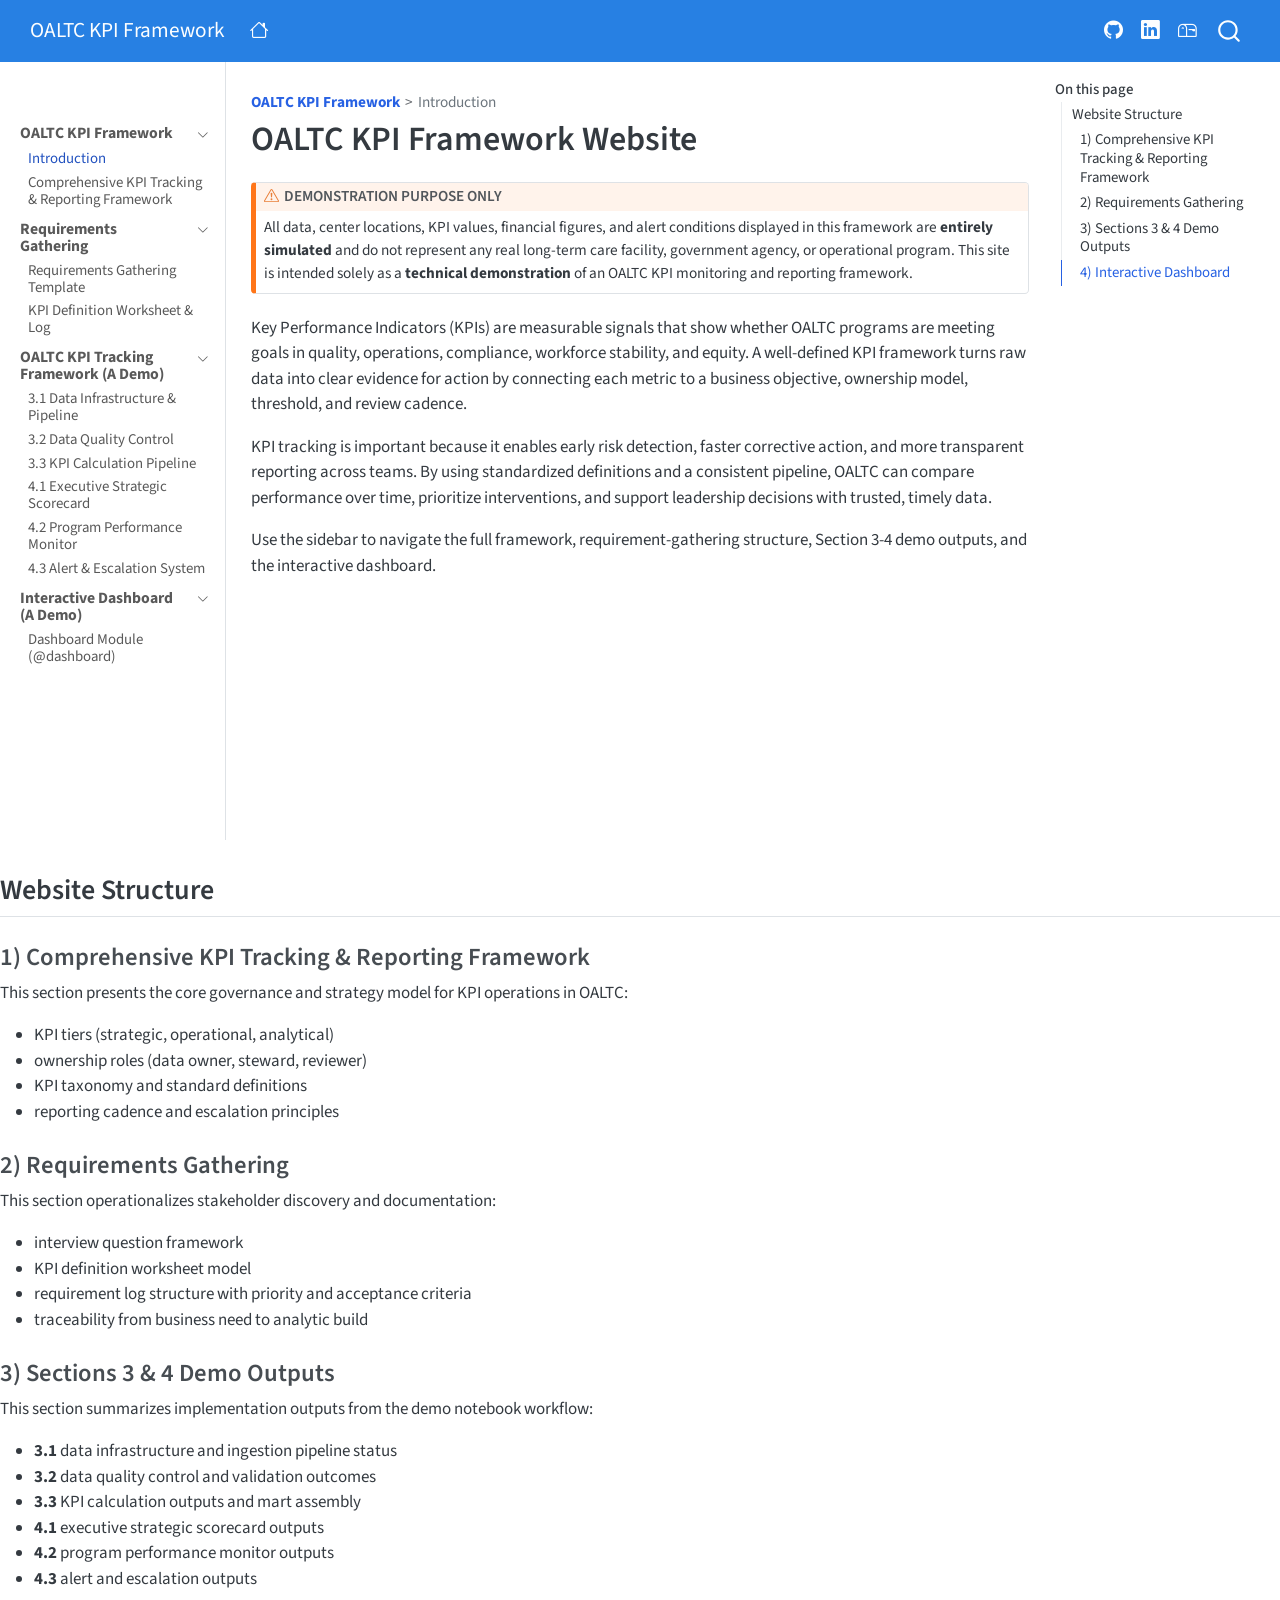
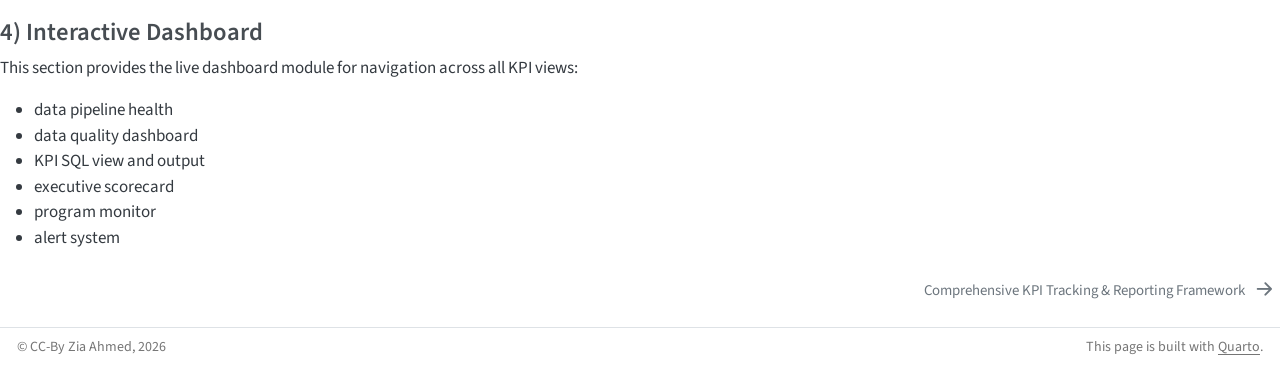
<file: docs/index.html>
<!DOCTYPE html>
<html xmlns="http://www.w3.org/1999/xhtml" lang="en" xml:lang="en"><head>

<meta charset="utf-8">
<meta name="generator" content="quarto-1.8.27">

<meta name="viewport" content="width=device-width, initial-scale=1.0, user-scalable=yes">


<title>OALTC KPI Framework Website – OALTC KPI Framework</title>
<style>
code{white-space: pre-wrap;}
span.smallcaps{font-variant: small-caps;}
div.columns{display: flex; gap: min(4vw, 1.5em);}
div.column{flex: auto; overflow-x: auto;}
div.hanging-indent{margin-left: 1.5em; text-indent: -1.5em;}
ul.task-list{list-style: none;}
ul.task-list li input[type="checkbox"] {
  width: 0.8em;
  margin: 0 0.8em 0.2em -1em; /* quarto-specific, see https://github.com/quarto-dev/quarto-cli/issues/4556 */ 
  vertical-align: middle;
}
</style>


<script src="site_libs/quarto-nav/quarto-nav.js"></script>
<script src="site_libs/clipboard/clipboard.min.js"></script>
<script src="site_libs/quarto-search/autocomplete.umd.js"></script>
<script src="site_libs/quarto-search/fuse.min.js"></script>
<script src="site_libs/quarto-search/quarto-search.js"></script>
<meta name="quarto:offset" content="./">
<link href="./01-framework-governance.html" rel="next">
<script src="site_libs/quarto-html/quarto.js" type="module"></script>
<script src="site_libs/quarto-html/tabsets/tabsets.js" type="module"></script>
<script src="site_libs/quarto-html/axe/axe-check.js" type="module"></script>
<script src="site_libs/quarto-html/popper.min.js"></script>
<script src="site_libs/quarto-html/tippy.umd.min.js"></script>
<script src="site_libs/quarto-html/anchor.min.js"></script>
<link href="site_libs/quarto-html/tippy.css" rel="stylesheet">
<link href="site_libs/quarto-html/quarto-syntax-highlighting-ed96de9b727972fe78a7b5d16c58bf87.css" rel="stylesheet" id="quarto-text-highlighting-styles">
<script src="site_libs/bootstrap/bootstrap.min.js"></script>
<link href="site_libs/bootstrap/bootstrap-icons.css" rel="stylesheet">
<link href="site_libs/bootstrap/bootstrap-53ed95f2168beffb914300a26d79ad5b.min.css" rel="stylesheet" append-hash="true" id="quarto-bootstrap" data-mode="light">
<script id="quarto-search-options" type="application/json">{
  "location": "navbar",
  "copy-button": false,
  "collapse-after": 3,
  "panel-placement": "end",
  "type": "overlay",
  "limit": 50,
  "keyboard-shortcut": [
    "f",
    "/",
    "s"
  ],
  "show-item-context": false,
  "language": {
    "search-no-results-text": "No results",
    "search-matching-documents-text": "matching documents",
    "search-copy-link-title": "Copy link to search",
    "search-hide-matches-text": "Hide additional matches",
    "search-more-match-text": "more match in this document",
    "search-more-matches-text": "more matches in this document",
    "search-clear-button-title": "Clear",
    "search-text-placeholder": "",
    "search-detached-cancel-button-title": "Cancel",
    "search-submit-button-title": "Submit",
    "search-label": "Search"
  }
}</script>


</head>

<body class="nav-sidebar docked nav-fixed quarto-light">

<div id="quarto-search-results"></div>
  <header id="quarto-header" class="headroom fixed-top">
    <nav class="navbar navbar-expand-lg " data-bs-theme="dark">
      <div class="navbar-container container-fluid">
      <div class="navbar-brand-container mx-auto">
    <a class="navbar-brand" href="./index.html">
    <span class="navbar-title">OALTC KPI Framework</span>
    </a>
  </div>
            <div id="quarto-search" class="" title="Search"></div>
          <button class="navbar-toggler" type="button" data-bs-toggle="collapse" data-bs-target="#navbarCollapse" aria-controls="navbarCollapse" role="menu" aria-expanded="false" aria-label="Toggle navigation" onclick="if (window.quartoToggleHeadroom) { window.quartoToggleHeadroom(); }">
  <span class="navbar-toggler-icon"></span>
</button>
          <div class="collapse navbar-collapse" id="navbarCollapse">
            <ul class="navbar-nav navbar-nav-scroll me-auto">
  <li class="nav-item compact">
    <a class="nav-link" href="https://sites.google.com/view/r-data-sci-env/home"> <i class="bi bi-house" role="img">
</i> 
<span class="menu-text"></span></a>
  </li>  
</ul>
            <ul class="navbar-nav navbar-nav-scroll ms-auto">
  <li class="nav-item compact">
    <a class="nav-link" href="https://github.com/zia207"> <i class="bi bi-github" role="img">
</i> 
<span class="menu-text"></span></a>
  </li>  
  <li class="nav-item compact">
    <a class="nav-link" href="https://www.linkedin.com/in/zia-ahmed207"> <i class="bi bi-linkedin" role="img">
</i> 
<span class="menu-text"></span></a>
  </li>  
  <li class="nav-item compact">
    <a class="nav-link" href="mailto:zia207@gmail.com"> <i class="bi bi-mailbox" role="img">
</i> 
<span class="menu-text"></span></a>
  </li>  
</ul>
          </div> <!-- /navcollapse -->
            <div class="quarto-navbar-tools">
</div>
      </div> <!-- /container-fluid -->
    </nav>
  <nav class="quarto-secondary-nav">
    <div class="container-fluid d-flex">
      <button type="button" class="quarto-btn-toggle btn" data-bs-toggle="collapse" role="button" data-bs-target=".quarto-sidebar-collapse-item" aria-controls="quarto-sidebar" aria-expanded="false" aria-label="Toggle sidebar navigation" onclick="if (window.quartoToggleHeadroom) { window.quartoToggleHeadroom(); }">
        <i class="bi bi-layout-text-sidebar-reverse"></i>
      </button>
        <nav class="quarto-page-breadcrumbs" aria-label="breadcrumb"><ol class="breadcrumb"><li class="breadcrumb-item"><a href="./index.html"><strong>OALTC KPI Framework</strong></a></li><li class="breadcrumb-item"><a href="./index.html">Introduction</a></li></ol></nav>
        <a class="flex-grow-1" role="navigation" data-bs-toggle="collapse" data-bs-target=".quarto-sidebar-collapse-item" aria-controls="quarto-sidebar" aria-expanded="false" aria-label="Toggle sidebar navigation" onclick="if (window.quartoToggleHeadroom) { window.quartoToggleHeadroom(); }">      
        </a>
      <button type="button" class="btn quarto-search-button" aria-label="Search" onclick="window.quartoOpenSearch();">
        <i class="bi bi-search"></i>
      </button>
    </div>
  </nav>
</header>
<!-- content -->
<div id="quarto-content" class="quarto-container page-columns page-rows-contents page-layout-article page-navbar">
<!-- sidebar -->
  <nav id="quarto-sidebar" class="sidebar collapse collapse-horizontal quarto-sidebar-collapse-item sidebar-navigation docked overflow-auto">
        <div class="mt-2 flex-shrink-0 align-items-center">
        <div class="sidebar-search">
        <div id="quarto-search" class="" title="Search"></div>
        </div>
        </div>
    <div class="sidebar-menu-container"> 
    <ul class="list-unstyled mt-1">
        <li class="sidebar-item sidebar-item-section">
      <div class="sidebar-item-container"> 
            <a class="sidebar-item-text sidebar-link text-start" data-bs-toggle="collapse" data-bs-target="#quarto-sidebar-section-1" role="navigation" aria-expanded="true">
 <span class="menu-text"><strong>OALTC KPI Framework</strong></span></a>
          <a class="sidebar-item-toggle text-start" data-bs-toggle="collapse" data-bs-target="#quarto-sidebar-section-1" role="navigation" aria-expanded="true" aria-label="Toggle section">
            <i class="bi bi-chevron-right ms-2"></i>
          </a> 
      </div>
      <ul id="quarto-sidebar-section-1" class="collapse list-unstyled sidebar-section depth1 show">  
          <li class="sidebar-item">
  <div class="sidebar-item-container"> 
  <a href="./index.html" class="sidebar-item-text sidebar-link active">
 <span class="menu-text">Introduction</span></a>
  </div>
</li>
          <li class="sidebar-item">
  <div class="sidebar-item-container"> 
  <a href="./01-framework-governance.html" class="sidebar-item-text sidebar-link">
 <span class="menu-text">Comprehensive KPI Tracking &amp; Reporting Framework</span></a>
  </div>
</li>
      </ul>
  </li>
        <li class="sidebar-item sidebar-item-section">
      <div class="sidebar-item-container"> 
            <a class="sidebar-item-text sidebar-link text-start" data-bs-toggle="collapse" data-bs-target="#quarto-sidebar-section-2" role="navigation" aria-expanded="true">
 <span class="menu-text"><strong>Requirements Gathering</strong></span></a>
          <a class="sidebar-item-toggle text-start" data-bs-toggle="collapse" data-bs-target="#quarto-sidebar-section-2" role="navigation" aria-expanded="true" aria-label="Toggle section">
            <i class="bi bi-chevron-right ms-2"></i>
          </a> 
      </div>
      <ul id="quarto-sidebar-section-2" class="collapse list-unstyled sidebar-section depth1 show">  
          <li class="sidebar-item">
  <div class="sidebar-item-container"> 
  <a href="./02-requirements-gathering.html" class="sidebar-item-text sidebar-link">
 <span class="menu-text">Requirements Gathering Template</span></a>
  </div>
</li>
          <li class="sidebar-item">
  <div class="sidebar-item-container"> 
  <a href="./02-kpi-definition-worksheet.html" class="sidebar-item-text sidebar-link">
 <span class="menu-text">KPI Definition Worksheet &amp; Log</span></a>
  </div>
</li>
      </ul>
  </li>
        <li class="sidebar-item sidebar-item-section">
      <div class="sidebar-item-container"> 
            <a class="sidebar-item-text sidebar-link text-start" data-bs-toggle="collapse" data-bs-target="#quarto-sidebar-section-3" role="navigation" aria-expanded="true">
 <span class="menu-text"><strong>OALTC KPI Tracking Framework (A Demo)</strong></span></a>
          <a class="sidebar-item-toggle text-start" data-bs-toggle="collapse" data-bs-target="#quarto-sidebar-section-3" role="navigation" aria-expanded="true" aria-label="Toggle section">
            <i class="bi bi-chevron-right ms-2"></i>
          </a> 
      </div>
      <ul id="quarto-sidebar-section-3" class="collapse list-unstyled sidebar-section depth1 show">  
          <li class="sidebar-item">
  <div class="sidebar-item-container"> 
  <a href="./03-01-data-infrastructure-pipeline.html" class="sidebar-item-text sidebar-link">
 <span class="menu-text">3.1 Data Infrastructure &amp; Pipeline</span></a>
  </div>
</li>
          <li class="sidebar-item">
  <div class="sidebar-item-container"> 
  <a href="./03-02-data-quality-control.html" class="sidebar-item-text sidebar-link">
 <span class="menu-text">3.2 Data Quality Control</span></a>
  </div>
</li>
          <li class="sidebar-item">
  <div class="sidebar-item-container"> 
  <a href="./03-03-kpi-calculation.html" class="sidebar-item-text sidebar-link">
 <span class="menu-text">3.3 KPI Calculation Pipeline</span></a>
  </div>
</li>
          <li class="sidebar-item">
  <div class="sidebar-item-container"> 
  <a href="./04-01-executive-scorecard.html" class="sidebar-item-text sidebar-link">
 <span class="menu-text">4.1 Executive Strategic Scorecard</span></a>
  </div>
</li>
          <li class="sidebar-item">
  <div class="sidebar-item-container"> 
  <a href="./04-02-program-monitor.html" class="sidebar-item-text sidebar-link">
 <span class="menu-text">4.2 Program Performance Monitor</span></a>
  </div>
</li>
          <li class="sidebar-item">
  <div class="sidebar-item-container"> 
  <a href="./04-03-alert-system.html" class="sidebar-item-text sidebar-link">
 <span class="menu-text">4.3 Alert &amp; Escalation System</span></a>
  </div>
</li>
      </ul>
  </li>
        <li class="sidebar-item sidebar-item-section">
      <div class="sidebar-item-container"> 
            <a class="sidebar-item-text sidebar-link text-start" data-bs-toggle="collapse" data-bs-target="#quarto-sidebar-section-4" role="navigation" aria-expanded="true">
 <span class="menu-text"><strong>Interactive Dashboard (A Demo)</strong></span></a>
          <a class="sidebar-item-toggle text-start" data-bs-toggle="collapse" data-bs-target="#quarto-sidebar-section-4" role="navigation" aria-expanded="true" aria-label="Toggle section">
            <i class="bi bi-chevron-right ms-2"></i>
          </a> 
      </div>
      <ul id="quarto-sidebar-section-4" class="collapse list-unstyled sidebar-section depth1 show">  
          <li class="sidebar-item">
  <div class="sidebar-item-container"> 
  <a href="./05-dashboard.html" class="sidebar-item-text sidebar-link">
 <span class="menu-text">Dashboard Module (<span class="citation" data-cites="dashboard">@dashboard</span>)</span></a>
  </div>
</li>
      </ul>
  </li>
    </ul>
    </div>
</nav>
<div id="quarto-sidebar-glass" class="quarto-sidebar-collapse-item" data-bs-toggle="collapse" data-bs-target=".quarto-sidebar-collapse-item"></div>
<!-- margin-sidebar -->
    <div id="quarto-margin-sidebar" class="sidebar margin-sidebar">
        <nav id="TOC" role="doc-toc" class="toc-active">
    <h2 id="toc-title">On this page</h2>
   
  <ul>
  <li><a href="#website-structure" id="toc-website-structure" class="nav-link active" data-scroll-target="#website-structure">Website Structure</a>
  <ul class="collapse">
  <li><a href="#comprehensive-kpi-tracking-reporting-framework" id="toc-comprehensive-kpi-tracking-reporting-framework" class="nav-link" data-scroll-target="#comprehensive-kpi-tracking-reporting-framework">1) Comprehensive KPI Tracking &amp; Reporting Framework</a></li>
  <li><a href="#requirements-gathering" id="toc-requirements-gathering" class="nav-link" data-scroll-target="#requirements-gathering">2) Requirements Gathering</a></li>
  <li><a href="#sections-3-4-demo-outputs" id="toc-sections-3-4-demo-outputs" class="nav-link" data-scroll-target="#sections-3-4-demo-outputs">3) Sections 3 &amp; 4 Demo Outputs</a></li>
  <li><a href="#interactive-dashboard" id="toc-interactive-dashboard" class="nav-link" data-scroll-target="#interactive-dashboard">4) Interactive Dashboard</a></li>
  </ul></li>
  </ul>
</nav>
    </div>
<!-- main -->
<main class="content" id="quarto-document-content">

<header id="title-block-header" class="quarto-title-block default"><nav class="quarto-page-breadcrumbs quarto-title-breadcrumbs d-none d-lg-block" aria-label="breadcrumb"><ol class="breadcrumb"><li class="breadcrumb-item"><a href="./index.html"><strong>OALTC KPI Framework</strong></a></li><li class="breadcrumb-item"><a href="./index.html">Introduction</a></li></ol></nav>
<div class="quarto-title">
<h1 class="title">OALTC KPI Framework Website</h1>
</div>



<div class="quarto-title-meta">

    
  
    
  </div>
  


</header>


<div class="callout callout-style-default callout-warning callout-titled">
<div class="callout-header d-flex align-content-center">
<div class="callout-icon-container">
<i class="callout-icon"></i>
</div>
<div class="callout-title-container flex-fill">
<span class="screen-reader-only">Warning</span>DEMONSTRATION PURPOSE ONLY
</div>
</div>
<div class="callout-body-container callout-body">
<p>All data, center locations, KPI values, financial figures, and alert conditions displayed in this framework are <strong>entirely simulated</strong> and do not represent any real long-term care facility, government agency, or operational program. This site is intended solely as a <strong>technical demonstration</strong> of an OALTC KPI monitoring and reporting framework.</p>
</div>
</div>
<p>Key Performance Indicators (KPIs) are measurable signals that show whether OALTC programs are meeting goals in quality, operations, compliance, workforce stability, and equity. A well-defined KPI framework turns raw data into clear evidence for action by connecting each metric to a business objective, ownership model, threshold, and review cadence.</p>
<p>KPI tracking is important because it enables early risk detection, faster corrective action, and more transparent reporting across teams. By using standardized definitions and a consistent pipeline, OALTC can compare performance over time, prioritize interventions, and support leadership decisions with trusted, timely data.</p>
<p>Use the sidebar to navigate the full framework, requirement-gathering structure, Section 3-4 demo outputs, and the interactive dashboard.</p>
</main></div>
<section id="website-structure" class="level2">
<h2 data-anchor-id="website-structure">Website Structure</h2>
<section id="comprehensive-kpi-tracking-reporting-framework" class="level3">
<h3 data-anchor-id="comprehensive-kpi-tracking-reporting-framework">1) Comprehensive KPI Tracking &amp; Reporting Framework</h3>
<p>This section presents the core governance and strategy model for KPI operations in OALTC:</p>
<ul>
<li>KPI tiers (strategic, operational, analytical)</li>
<li>ownership roles (data owner, steward, reviewer)</li>
<li>KPI taxonomy and standard definitions</li>
<li>reporting cadence and escalation principles</li>
</ul>
</section>
<section id="requirement-gathering" class="level3">
<section id="requirements-gathering" class="level3">
<h3 data-anchor-id="requirements-gathering">2) Requirements Gathering</h3>
<p>This section operationalizes stakeholder discovery and documentation:</p>
<ul>
<li>interview question framework</li>
<li>KPI definition worksheet model</li>
<li>requirement log structure with priority and acceptance criteria</li>
<li>traceability from business need to analytic build</li>
</ul>
</section>
</section>
<section id="sections-3-4-demo-outputs" class="level3">
<h3 data-anchor-id="sections-3-4-demo-outputs">3) Sections 3 &amp; 4 Demo Outputs</h3>
<p>This section summarizes implementation outputs from the demo notebook workflow:</p>
<ul>
<li><strong>3.1</strong> data infrastructure and ingestion pipeline status</li>
<li><strong>3.2</strong> data quality control and validation outcomes</li>
<li><strong>3.3</strong> KPI calculation outputs and mart assembly</li>
<li><strong>4.1</strong> executive strategic scorecard outputs</li>
<li><strong>4.2</strong> program performance monitor outputs</li>
<li><strong>4.3</strong> alert and escalation outputs</li>
</ul>
</section>
<section id="interactive-dashboard" class="level3">
<h3 data-anchor-id="interactive-dashboard">4) Interactive Dashboard</h3>
<p>This section provides the live dashboard module for navigation across all KPI views:</p>
<ul>
<li>data pipeline health</li>
<li>data quality dashboard</li>
<li>KPI SQL view and output</li>
<li>executive scorecard</li>
<li>program monitor</li>
<li>alert system</li>
</ul>
</section>
</section>




 <!-- /main -->
<script id="quarto-html-after-body" type="application/javascript">
  window.document.addEventListener("DOMContentLoaded", function (event) {
    const icon = "";
    const anchorJS = new window.AnchorJS();
    anchorJS.options = {
      placement: 'right',
      icon: icon
    };
    anchorJS.add('.anchored');
    const isCodeAnnotation = (el) => {
      for (const clz of el.classList) {
        if (clz.startsWith('code-annotation-')) {                     
          return true;
        }
      }
      return false;
    }
    const onCopySuccess = function(e) {
      // button target
      const button = e.trigger;
      // don't keep focus
      button.blur();
      // flash "checked"
      button.classList.add('code-copy-button-checked');
      var currentTitle = button.getAttribute("title");
      button.setAttribute("title", "Copied!");
      let tooltip;
      if (window.bootstrap) {
        button.setAttribute("data-bs-toggle", "tooltip");
        button.setAttribute("data-bs-placement", "left");
        button.setAttribute("data-bs-title", "Copied!");
        tooltip = new bootstrap.Tooltip(button, 
          { trigger: "manual", 
            customClass: "code-copy-button-tooltip",
            offset: [0, -8]});
        tooltip.show();    
      }
      setTimeout(function() {
        if (tooltip) {
          tooltip.hide();
          button.removeAttribute("data-bs-title");
          button.removeAttribute("data-bs-toggle");
          button.removeAttribute("data-bs-placement");
        }
        button.setAttribute("title", currentTitle);
        button.classList.remove('code-copy-button-checked');
      }, 1000);
      // clear code selection
      e.clearSelection();
    }
    const getTextToCopy = function(trigger) {
      const outerScaffold = trigger.parentElement.cloneNode(true);
      const codeEl = outerScaffold.querySelector('code');
      for (const childEl of codeEl.children) {
        if (isCodeAnnotation(childEl)) {
          childEl.remove();
        }
      }
      return codeEl.innerText;
    }
    const clipboard = new window.ClipboardJS('.code-copy-button:not([data-in-quarto-modal])', {
      text: getTextToCopy
    });
    clipboard.on('success', onCopySuccess);
    if (window.document.getElementById('quarto-embedded-source-code-modal')) {
      const clipboardModal = new window.ClipboardJS('.code-copy-button[data-in-quarto-modal]', {
        text: getTextToCopy,
        container: window.document.getElementById('quarto-embedded-source-code-modal')
      });
      clipboardModal.on('success', onCopySuccess);
    }
      var localhostRegex = new RegExp(/^(?:http|https):\/\/localhost\:?[0-9]*\//);
      var mailtoRegex = new RegExp(/^mailto:/);
        var filterRegex = new RegExp('/' + window.location.host + '/');
      var isInternal = (href) => {
          return filterRegex.test(href) || localhostRegex.test(href) || mailtoRegex.test(href);
      }
      // Inspect non-navigation links and adorn them if external
     var links = window.document.querySelectorAll('a[href]:not(.nav-link):not(.navbar-brand):not(.toc-action):not(.sidebar-link):not(.sidebar-item-toggle):not(.pagination-link):not(.no-external):not([aria-hidden]):not(.dropdown-item):not(.quarto-navigation-tool):not(.about-link)');
      for (var i=0; i<links.length; i++) {
        const link = links[i];
        if (!isInternal(link.href)) {
          // undo the damage that might have been done by quarto-nav.js in the case of
          // links that we want to consider external
          if (link.dataset.originalHref !== undefined) {
            link.href = link.dataset.originalHref;
          }
        }
      }
    function tippyHover(el, contentFn, onTriggerFn, onUntriggerFn) {
      const config = {
        allowHTML: true,
        maxWidth: 500,
        delay: 100,
        arrow: false,
        appendTo: function(el) {
            return el.parentElement;
        },
        interactive: true,
        interactiveBorder: 10,
        theme: 'quarto',
        placement: 'bottom-start',
      };
      if (contentFn) {
        config.content = contentFn;
      }
      if (onTriggerFn) {
        config.onTrigger = onTriggerFn;
      }
      if (onUntriggerFn) {
        config.onUntrigger = onUntriggerFn;
      }
      window.tippy(el, config); 
    }
    const noterefs = window.document.querySelectorAll('a[role="doc-noteref"]');
    for (var i=0; i<noterefs.length; i++) {
      const ref = noterefs[i];
      tippyHover(ref, function() {
        // use id or data attribute instead here
        let href = ref.getAttribute('data-footnote-href') || ref.getAttribute('href');
        try { href = new URL(href).hash; } catch {}
        const id = href.replace(/^#\/?/, "");
        const note = window.document.getElementById(id);
        if (note) {
          return note.innerHTML;
        } else {
          return "";
        }
      });
    }
    const xrefs = window.document.querySelectorAll('a.quarto-xref');
    const processXRef = (id, note) => {
      // Strip column container classes
      const stripColumnClz = (el) => {
        el.classList.remove("page-full", "page-columns");
        if (el.children) {
          for (const child of el.children) {
            stripColumnClz(child);
          }
        }
      }
      stripColumnClz(note)
      if (id === null || id.startsWith('sec-')) {
        // Special case sections, only their first couple elements
        const container = document.createElement("div");
        if (note.children && note.children.length > 2) {
          container.appendChild(note.children[0].cloneNode(true));
          for (let i = 1; i < note.children.length; i++) {
            const child = note.children[i];
            if (child.tagName === "P" && child.innerText === "") {
              continue;
            } else {
              container.appendChild(child.cloneNode(true));
              break;
            }
          }
          if (window.Quarto?.typesetMath) {
            window.Quarto.typesetMath(container);
          }
          return container.innerHTML
        } else {
          if (window.Quarto?.typesetMath) {
            window.Quarto.typesetMath(note);
          }
          return note.innerHTML;
        }
      } else {
        // Remove any anchor links if they are present
        const anchorLink = note.querySelector('a.anchorjs-link');
        if (anchorLink) {
          anchorLink.remove();
        }
        if (window.Quarto?.typesetMath) {
          window.Quarto.typesetMath(note);
        }
        if (note.classList.contains("callout")) {
          return note.outerHTML;
        } else {
          return note.innerHTML;
        }
      }
    }
    for (var i=0; i<xrefs.length; i++) {
      const xref = xrefs[i];
      tippyHover(xref, undefined, function(instance) {
        instance.disable();
        let url = xref.getAttribute('href');
        let hash = undefined; 
        if (url.startsWith('#')) {
          hash = url;
        } else {
          try { hash = new URL(url).hash; } catch {}
        }
        if (hash) {
          const id = hash.replace(/^#\/?/, "");
          const note = window.document.getElementById(id);
          if (note !== null) {
            try {
              const html = processXRef(id, note.cloneNode(true));
              instance.setContent(html);
            } finally {
              instance.enable();
              instance.show();
            }
          } else {
            // See if we can fetch this
            fetch(url.split('#')[0])
            .then(res => res.text())
            .then(html => {
              const parser = new DOMParser();
              const htmlDoc = parser.parseFromString(html, "text/html");
              const note = htmlDoc.getElementById(id);
              if (note !== null) {
                const html = processXRef(id, note);
                instance.setContent(html);
              } 
            }).finally(() => {
              instance.enable();
              instance.show();
            });
          }
        } else {
          // See if we can fetch a full url (with no hash to target)
          // This is a special case and we should probably do some content thinning / targeting
          fetch(url)
          .then(res => res.text())
          .then(html => {
            const parser = new DOMParser();
            const htmlDoc = parser.parseFromString(html, "text/html");
            const note = htmlDoc.querySelector('main.content');
            if (note !== null) {
              // This should only happen for chapter cross references
              // (since there is no id in the URL)
              // remove the first header
              if (note.children.length > 0 && note.children[0].tagName === "HEADER") {
                note.children[0].remove();
              }
              const html = processXRef(null, note);
              instance.setContent(html);
            } 
          }).finally(() => {
            instance.enable();
            instance.show();
          });
        }
      }, function(instance) {
      });
    }
        let selectedAnnoteEl;
        const selectorForAnnotation = ( cell, annotation) => {
          let cellAttr = 'data-code-cell="' + cell + '"';
          let lineAttr = 'data-code-annotation="' +  annotation + '"';
          const selector = 'span[' + cellAttr + '][' + lineAttr + ']';
          return selector;
        }
        const selectCodeLines = (annoteEl) => {
          const doc = window.document;
          const targetCell = annoteEl.getAttribute("data-target-cell");
          const targetAnnotation = annoteEl.getAttribute("data-target-annotation");
          const annoteSpan = window.document.querySelector(selectorForAnnotation(targetCell, targetAnnotation));
          const lines = annoteSpan.getAttribute("data-code-lines").split(",");
          const lineIds = lines.map((line) => {
            return targetCell + "-" + line;
          })
          let top = null;
          let height = null;
          let parent = null;
          if (lineIds.length > 0) {
              //compute the position of the single el (top and bottom and make a div)
              const el = window.document.getElementById(lineIds[0]);
              top = el.offsetTop;
              height = el.offsetHeight;
              parent = el.parentElement.parentElement;
            if (lineIds.length > 1) {
              const lastEl = window.document.getElementById(lineIds[lineIds.length - 1]);
              const bottom = lastEl.offsetTop + lastEl.offsetHeight;
              height = bottom - top;
            }
            if (top !== null && height !== null && parent !== null) {
              // cook up a div (if necessary) and position it 
              let div = window.document.getElementById("code-annotation-line-highlight");
              if (div === null) {
                div = window.document.createElement("div");
                div.setAttribute("id", "code-annotation-line-highlight");
                div.style.position = 'absolute';
                parent.appendChild(div);
              }
              div.style.top = top - 2 + "px";
              div.style.height = height + 4 + "px";
              div.style.left = 0;
              let gutterDiv = window.document.getElementById("code-annotation-line-highlight-gutter");
              if (gutterDiv === null) {
                gutterDiv = window.document.createElement("div");
                gutterDiv.setAttribute("id", "code-annotation-line-highlight-gutter");
                gutterDiv.style.position = 'absolute';
                const codeCell = window.document.getElementById(targetCell);
                const gutter = codeCell.querySelector('.code-annotation-gutter');
                gutter.appendChild(gutterDiv);
              }
              gutterDiv.style.top = top - 2 + "px";
              gutterDiv.style.height = height + 4 + "px";
            }
            selectedAnnoteEl = annoteEl;
          }
        };
        const unselectCodeLines = () => {
          const elementsIds = ["code-annotation-line-highlight", "code-annotation-line-highlight-gutter"];
          elementsIds.forEach((elId) => {
            const div = window.document.getElementById(elId);
            if (div) {
              div.remove();
            }
          });
          selectedAnnoteEl = undefined;
        };
          // Handle positioning of the toggle
      window.addEventListener(
        "resize",
        throttle(() => {
          elRect = undefined;
          if (selectedAnnoteEl) {
            selectCodeLines(selectedAnnoteEl);
          }
        }, 10)
      );
      function throttle(fn, ms) {
      let throttle = false;
      let timer;
        return (...args) => {
          if(!throttle) { // first call gets through
              fn.apply(this, args);
              throttle = true;
          } else { // all the others get throttled
              if(timer) clearTimeout(timer); // cancel #2
              timer = setTimeout(() => {
                fn.apply(this, args);
                timer = throttle = false;
              }, ms);
          }
        };
      }
        // Attach click handler to the DT
        const annoteDls = window.document.querySelectorAll('dt[data-target-cell]');
        for (const annoteDlNode of annoteDls) {
          annoteDlNode.addEventListener('click', (event) => {
            const clickedEl = event.target;
            if (clickedEl !== selectedAnnoteEl) {
              unselectCodeLines();
              const activeEl = window.document.querySelector('dt[data-target-cell].code-annotation-active');
              if (activeEl) {
                activeEl.classList.remove('code-annotation-active');
              }
              selectCodeLines(clickedEl);
              clickedEl.classList.add('code-annotation-active');
            } else {
              // Unselect the line
              unselectCodeLines();
              clickedEl.classList.remove('code-annotation-active');
            }
          });
        }
    const findCites = (el) => {
      const parentEl = el.parentElement;
      if (parentEl) {
        const cites = parentEl.dataset.cites;
        if (cites) {
          return {
            el,
            cites: cites.split(' ')
          };
        } else {
          return findCites(el.parentElement)
        }
      } else {
        return undefined;
      }
    };
    var bibliorefs = window.document.querySelectorAll('a[role="doc-biblioref"]');
    for (var i=0; i<bibliorefs.length; i++) {
      const ref = bibliorefs[i];
      const citeInfo = findCites(ref);
      if (citeInfo) {
        tippyHover(citeInfo.el, function() {
          var popup = window.document.createElement('div');
          citeInfo.cites.forEach(function(cite) {
            var citeDiv = window.document.createElement('div');
            citeDiv.classList.add('hanging-indent');
            citeDiv.classList.add('csl-entry');
            var biblioDiv = window.document.getElementById('ref-' + cite);
            if (biblioDiv) {
              citeDiv.innerHTML = biblioDiv.innerHTML;
            }
            popup.appendChild(citeDiv);
          });
          return popup.innerHTML;
        });
      }
    }
  });
  </script>
<nav class="page-navigation">
  <div class="nav-page nav-page-previous">
  </div>
  <div class="nav-page nav-page-next">
      <a href="./01-framework-governance.html" class="pagination-link" aria-label="Comprehensive KPI Tracking &amp; Reporting Framework">
        <span class="nav-page-text">Comprehensive KPI Tracking &amp; Reporting Framework</span> <i class="bi bi-arrow-right-short"></i>
      </a>
  </div>
</nav>
 <!-- /content -->
<footer class="footer">
  <div class="nav-footer">
    <div class="nav-footer-left">
<p>© CC-By Zia Ahmed, 2026</p>
</div>   
    <div class="nav-footer-center">
      &nbsp;
    </div>
    <div class="nav-footer-right">
<p>This page is built with <a href="https://quarto.org/">Quarto</a>.</p>
</div>
  </div>
</footer>




</body></html>
</file>
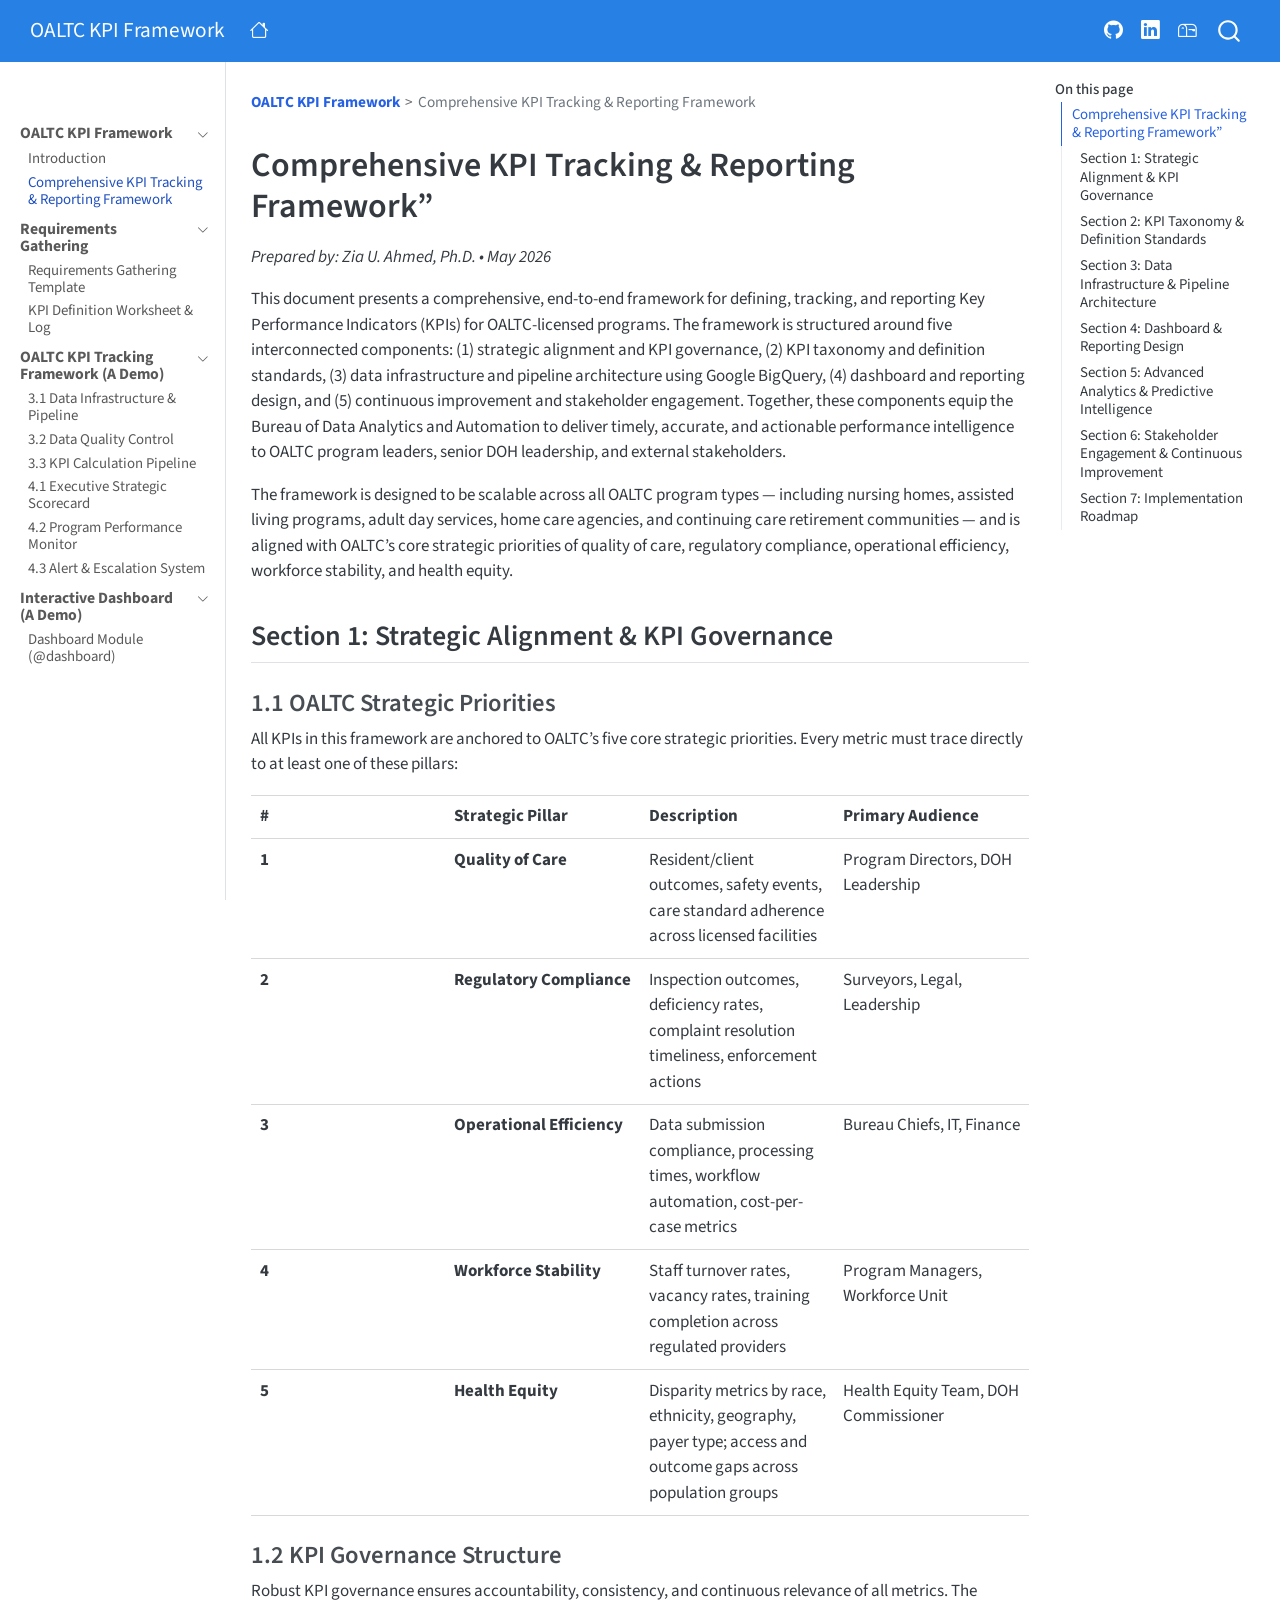
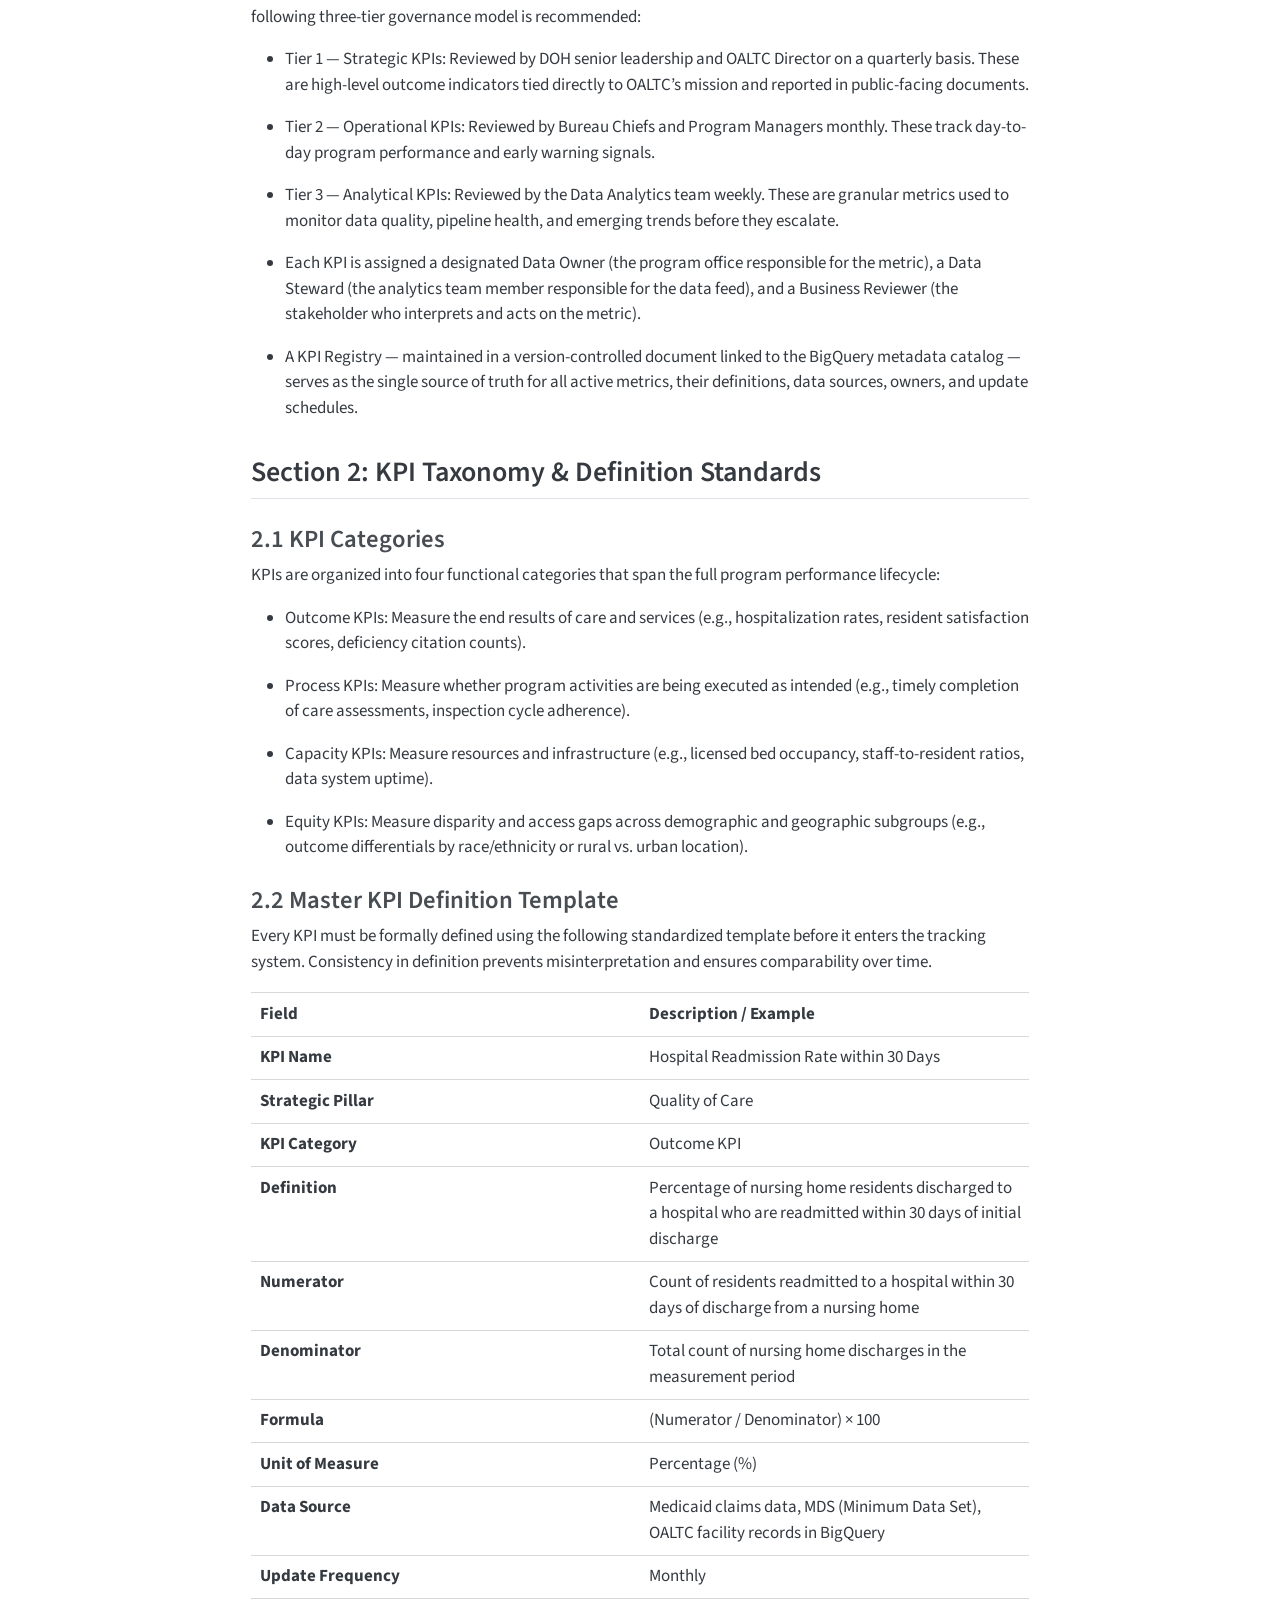
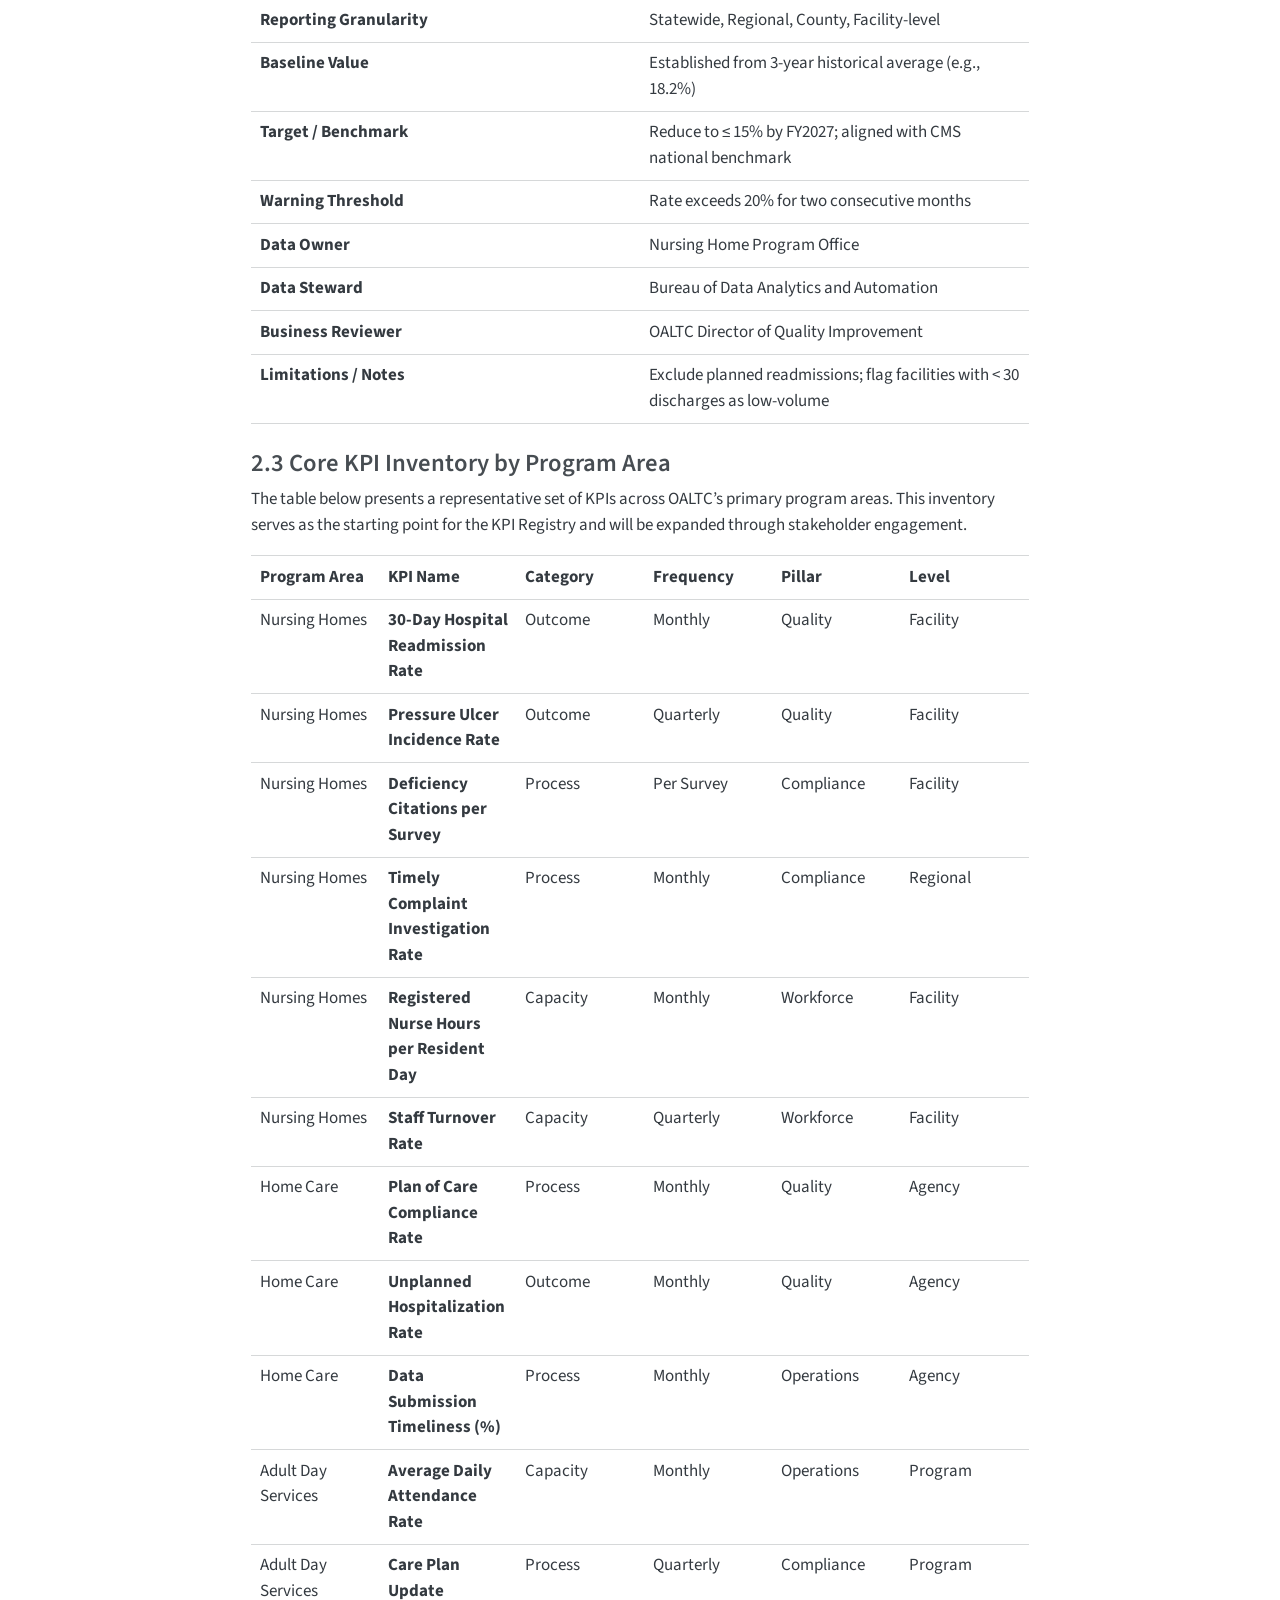
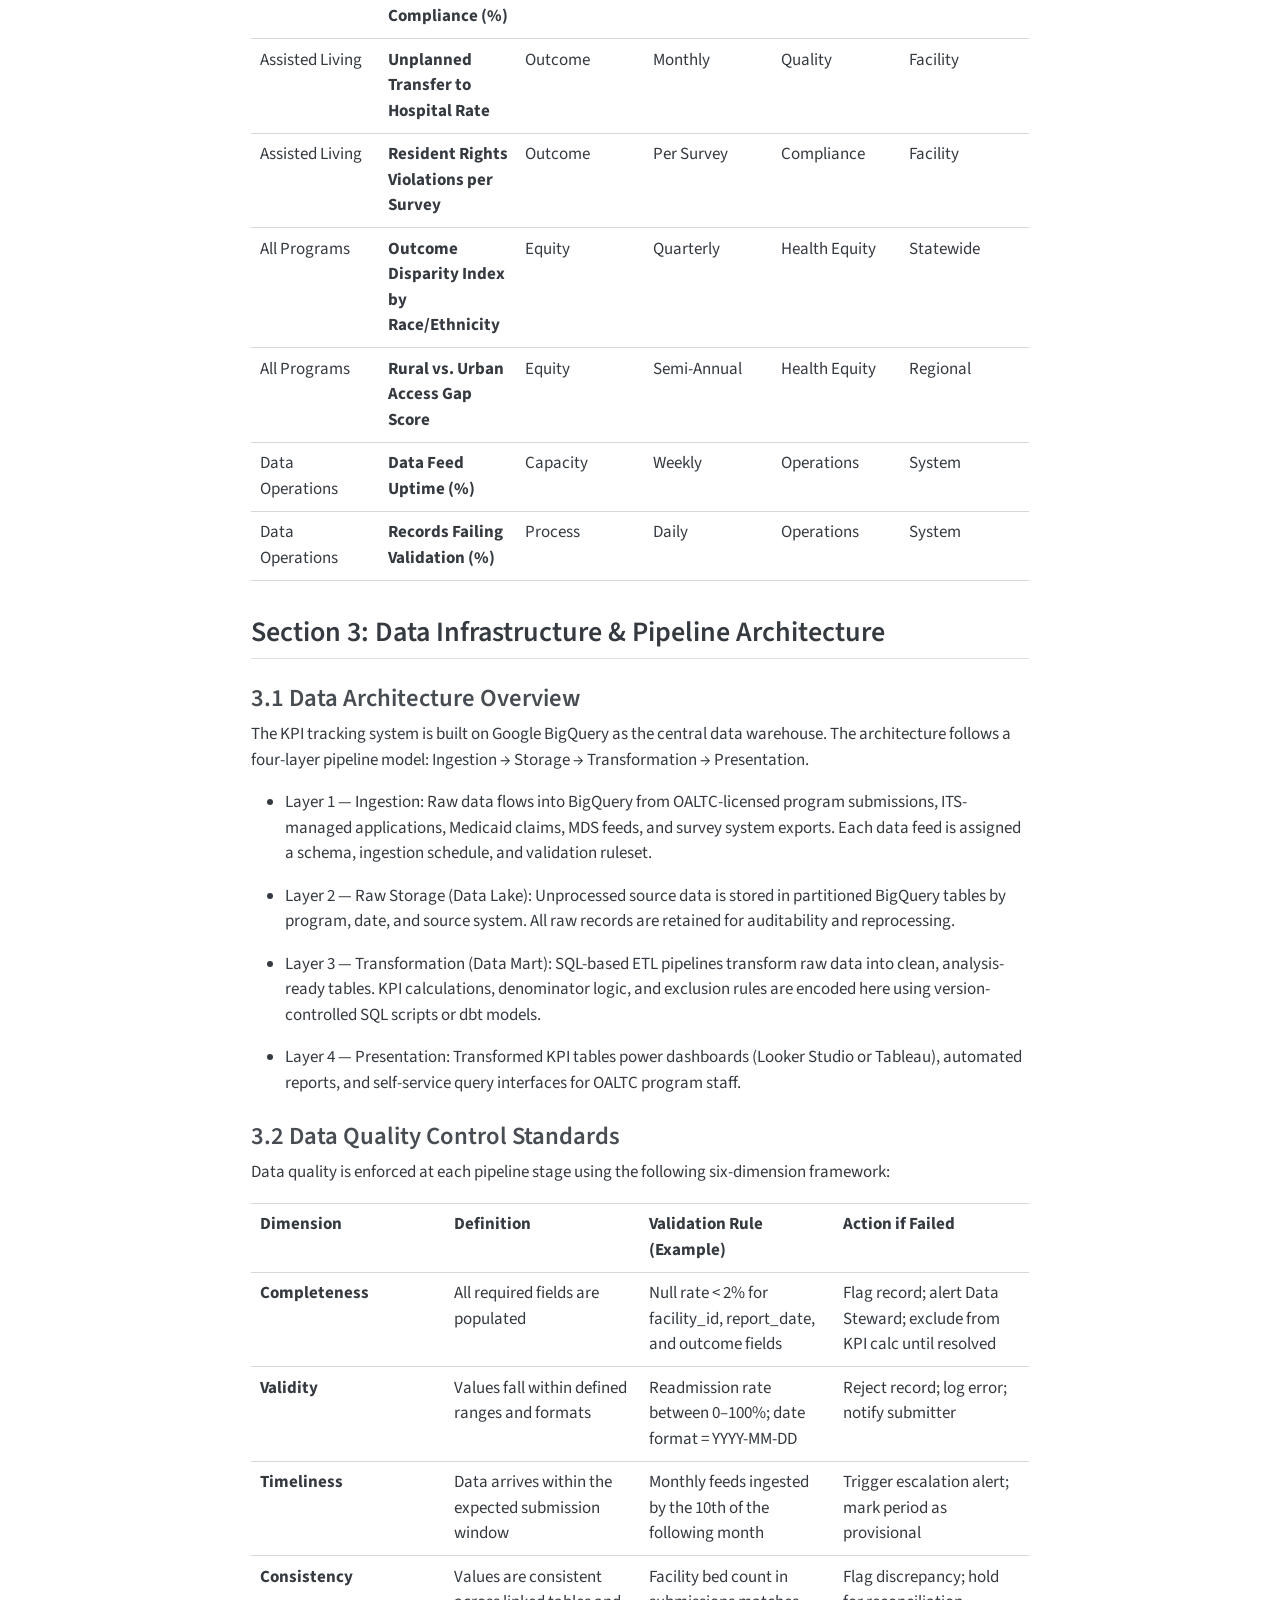
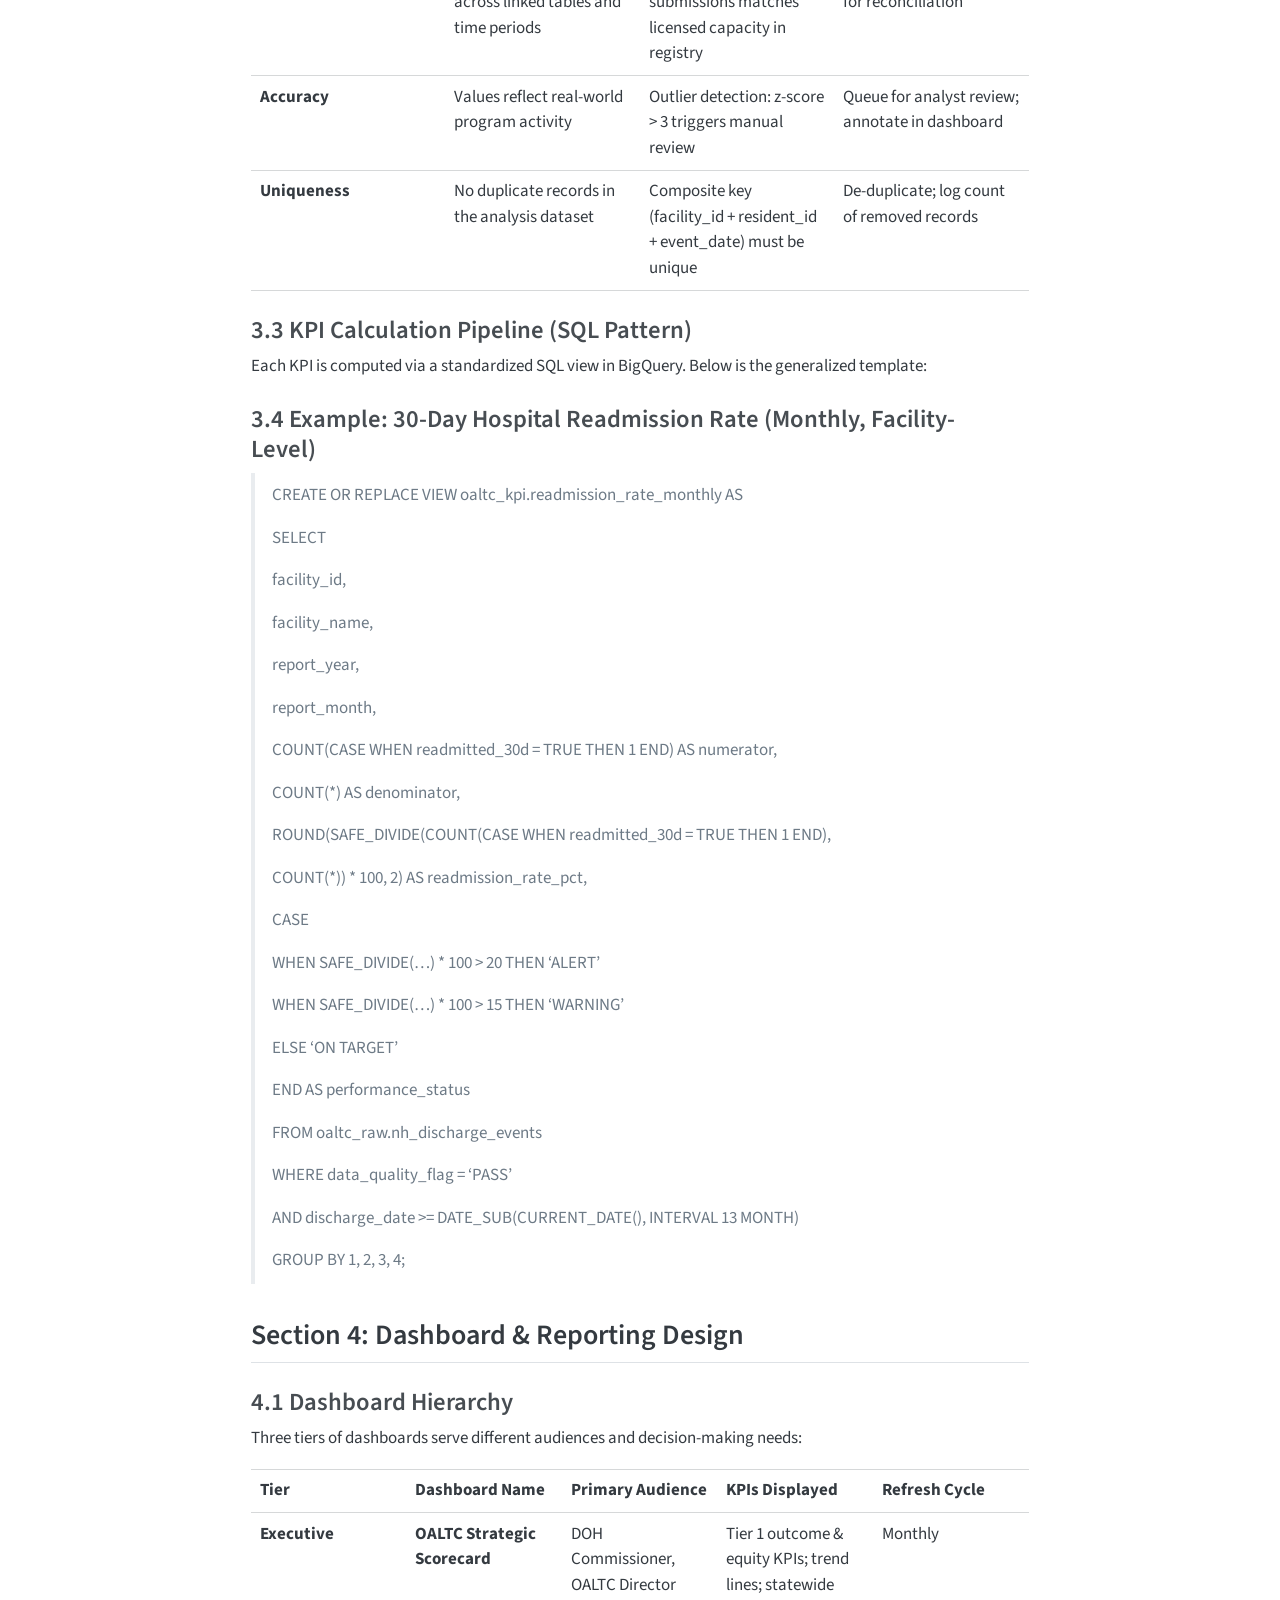
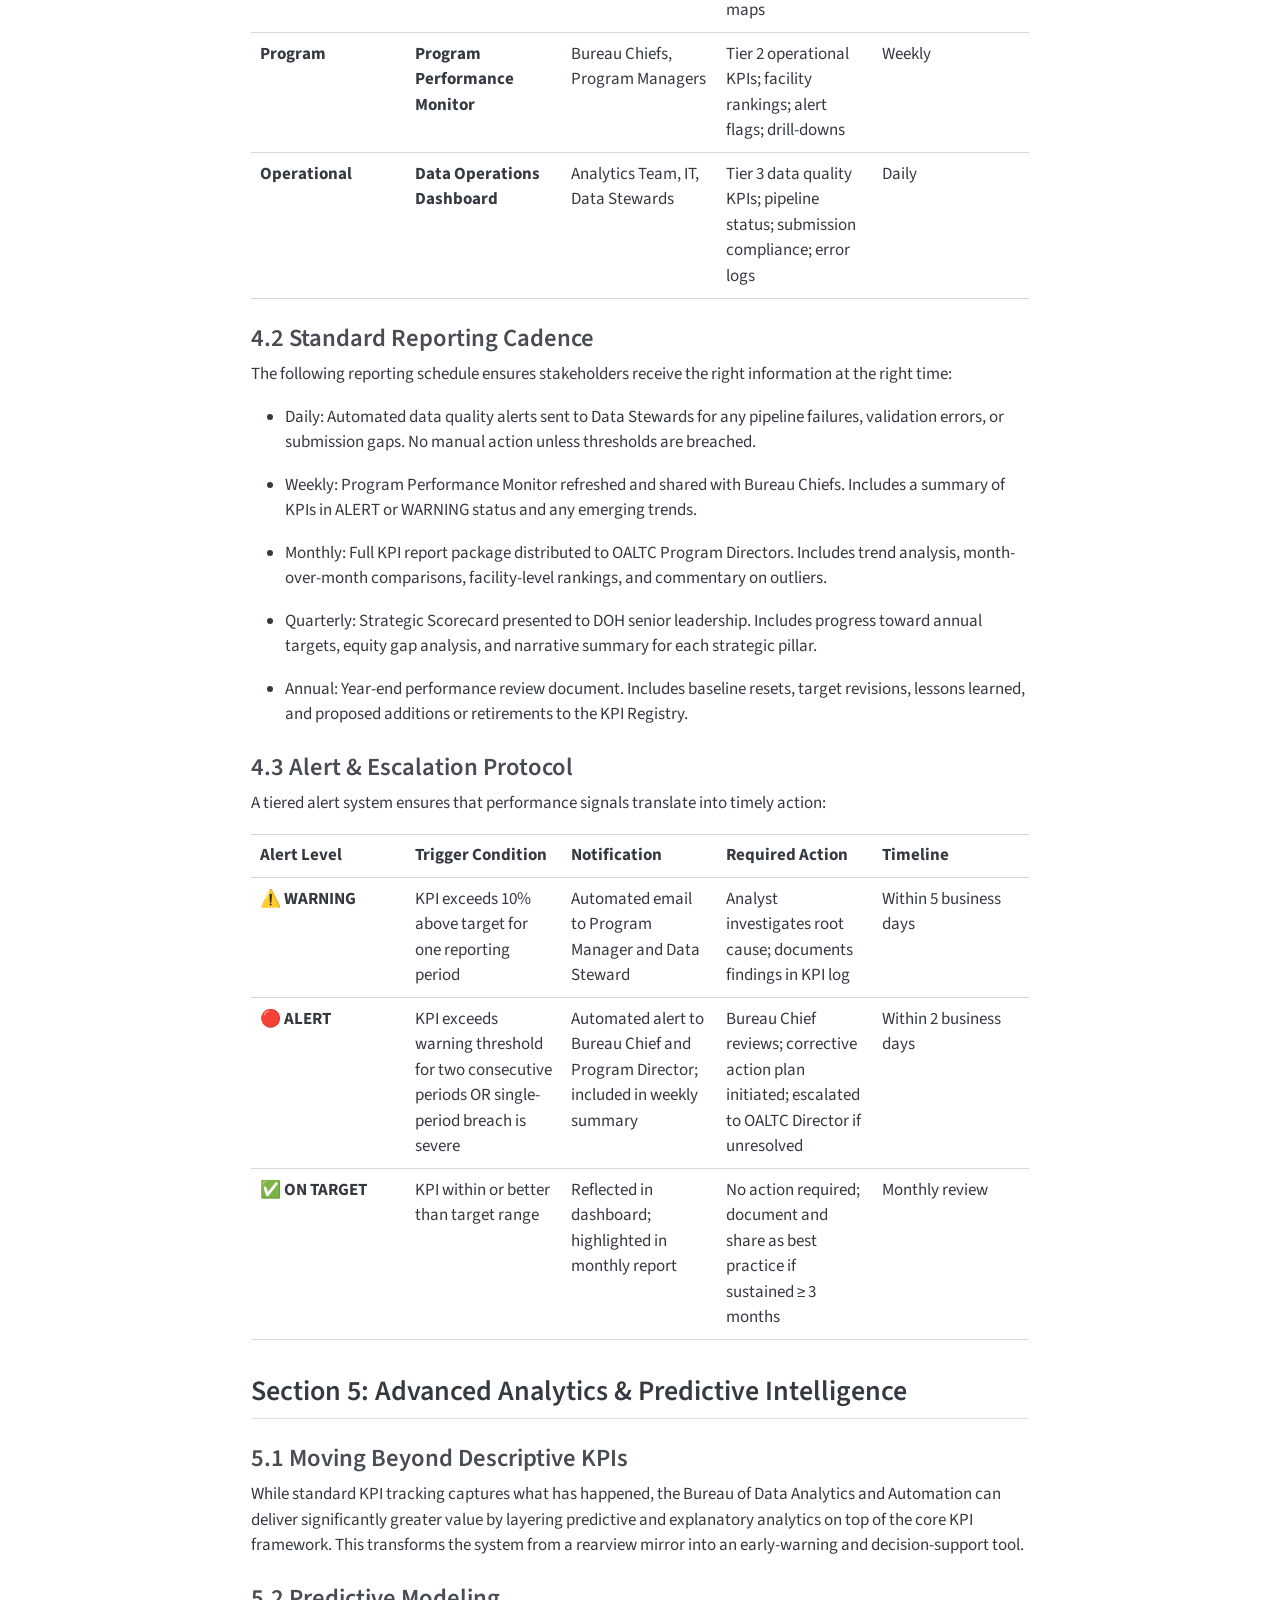
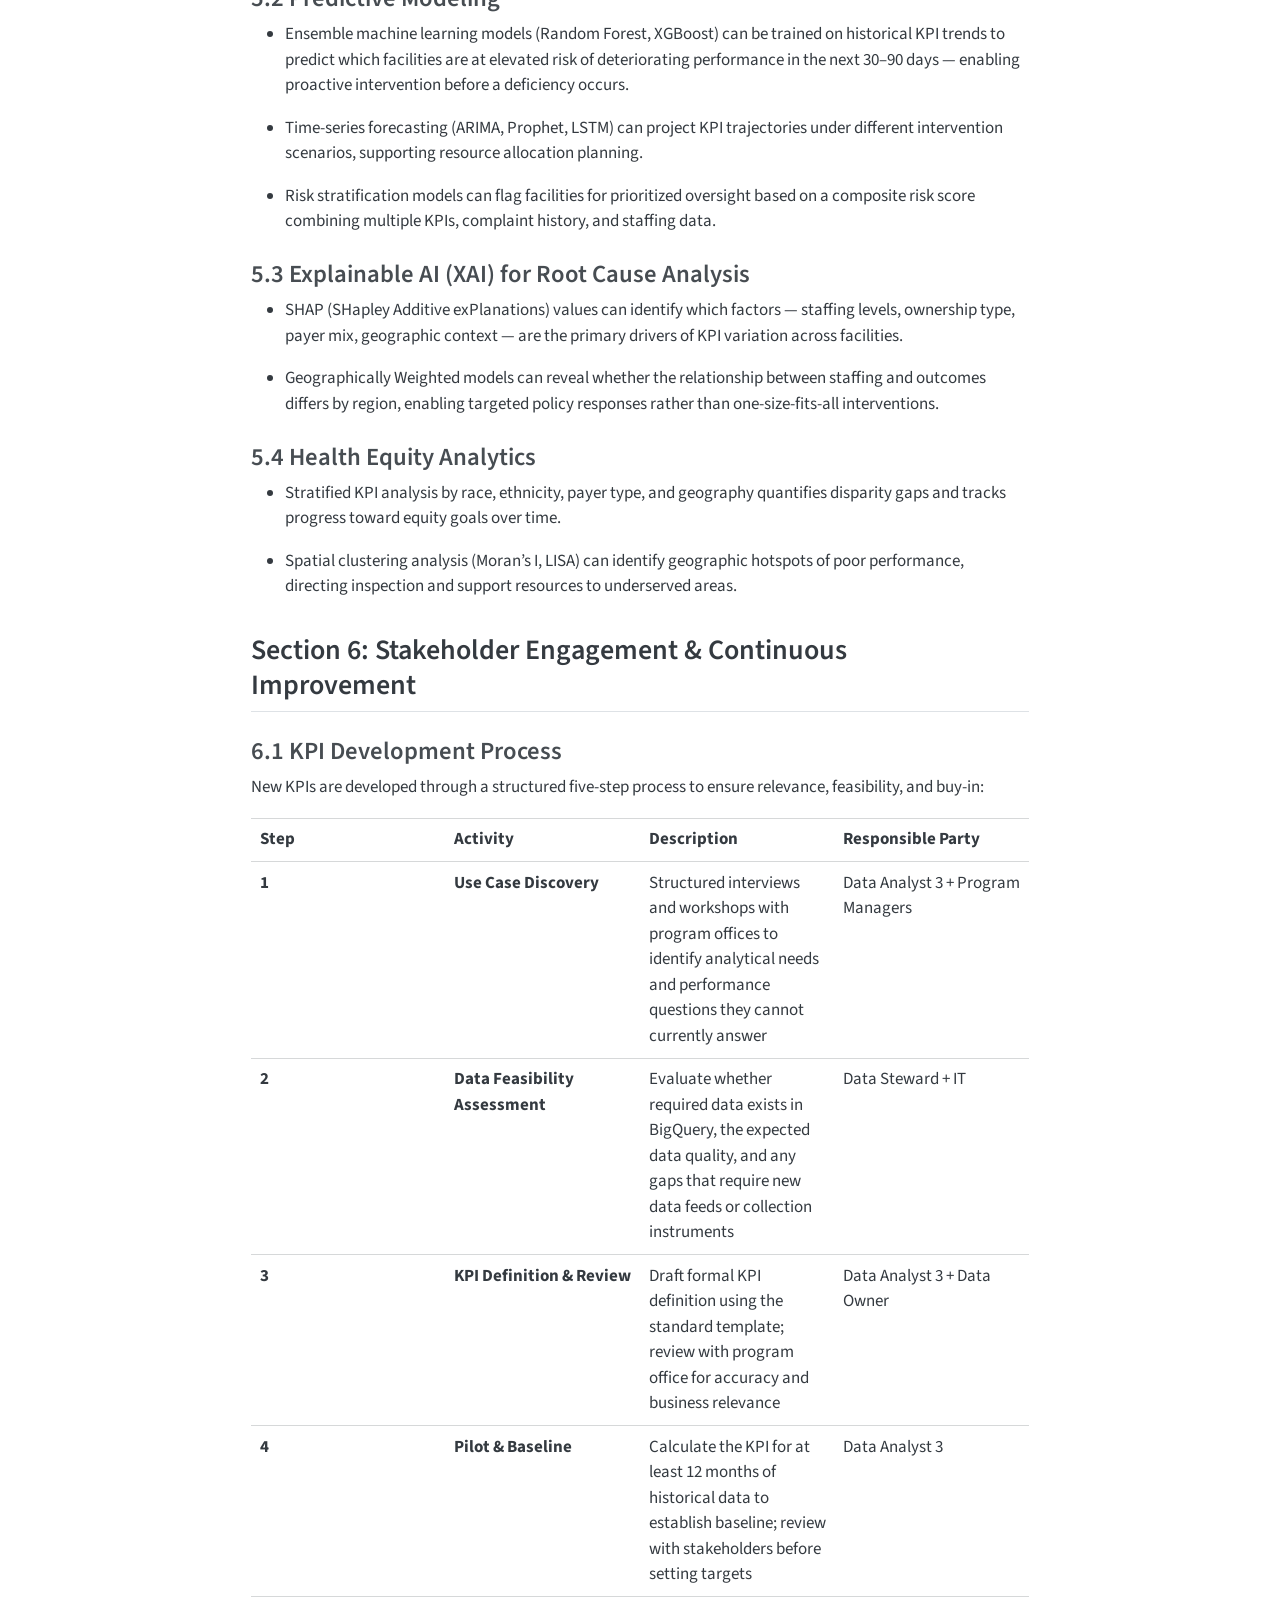
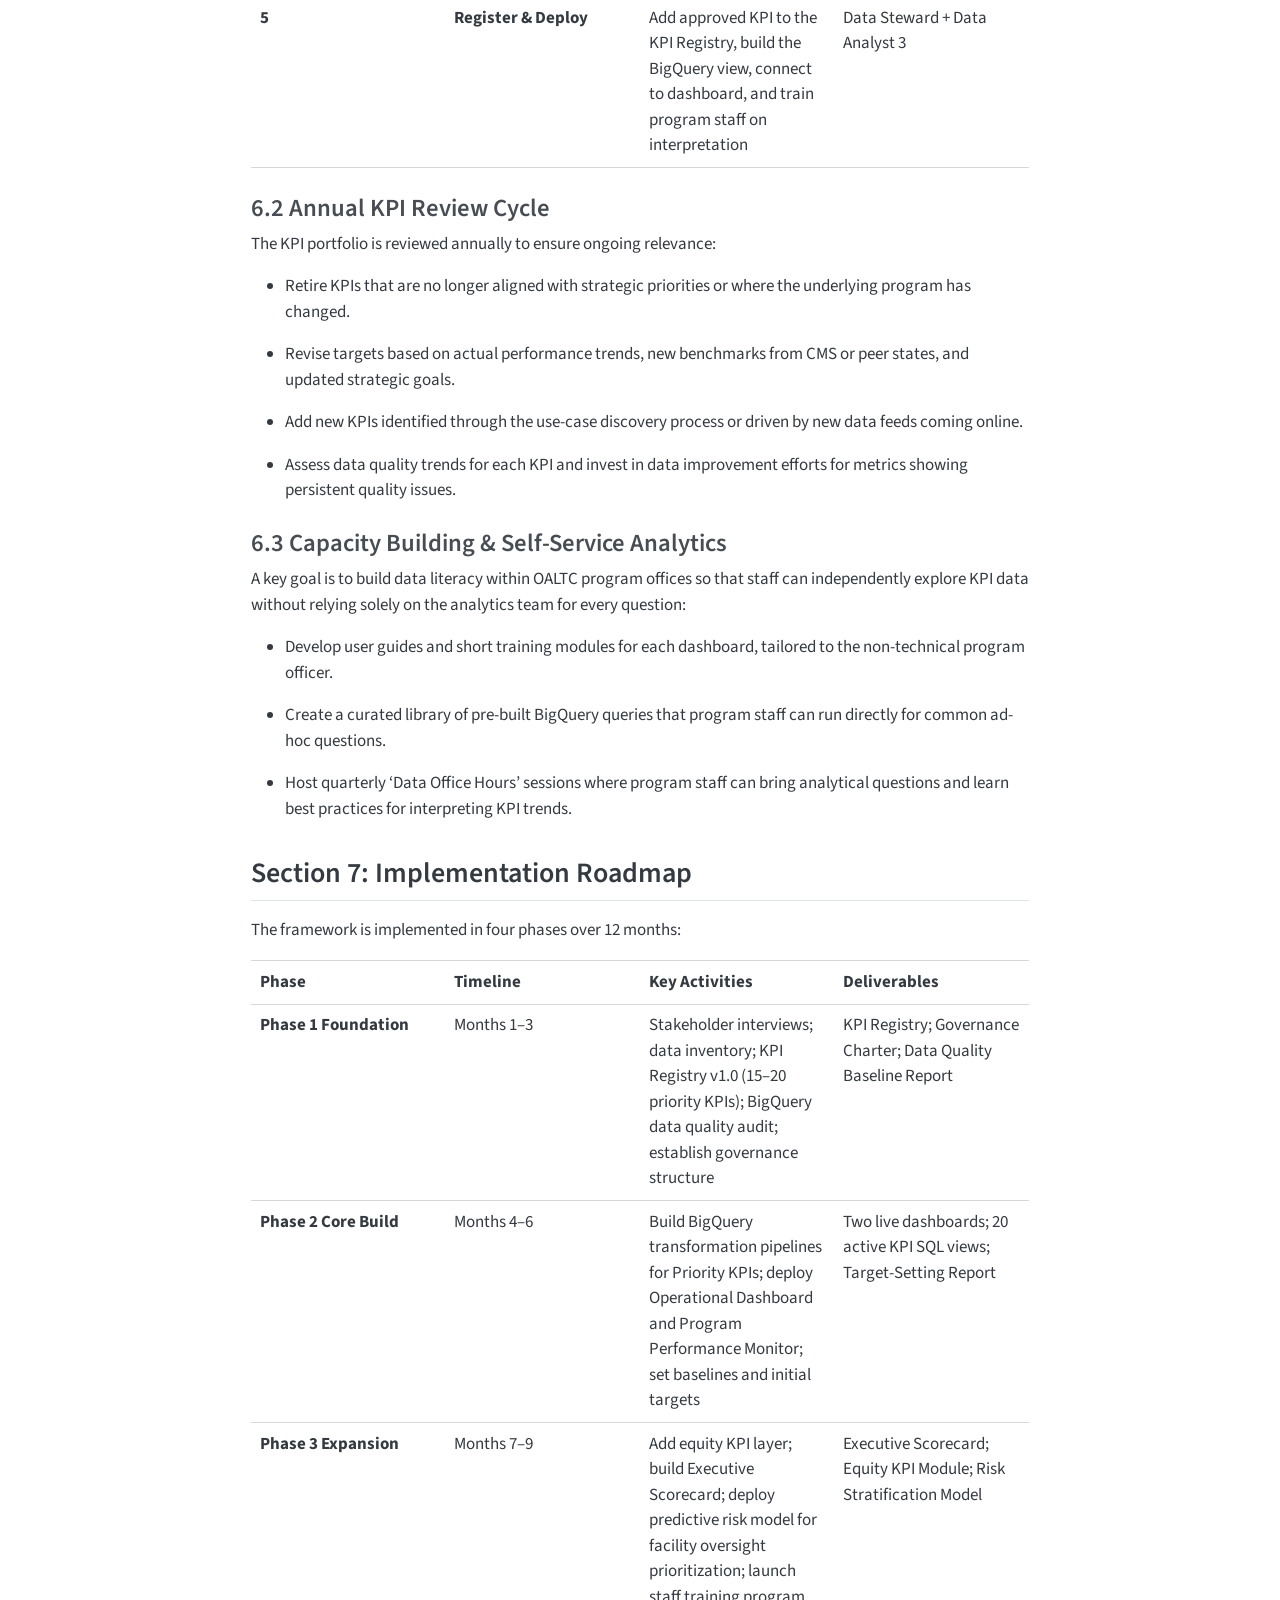
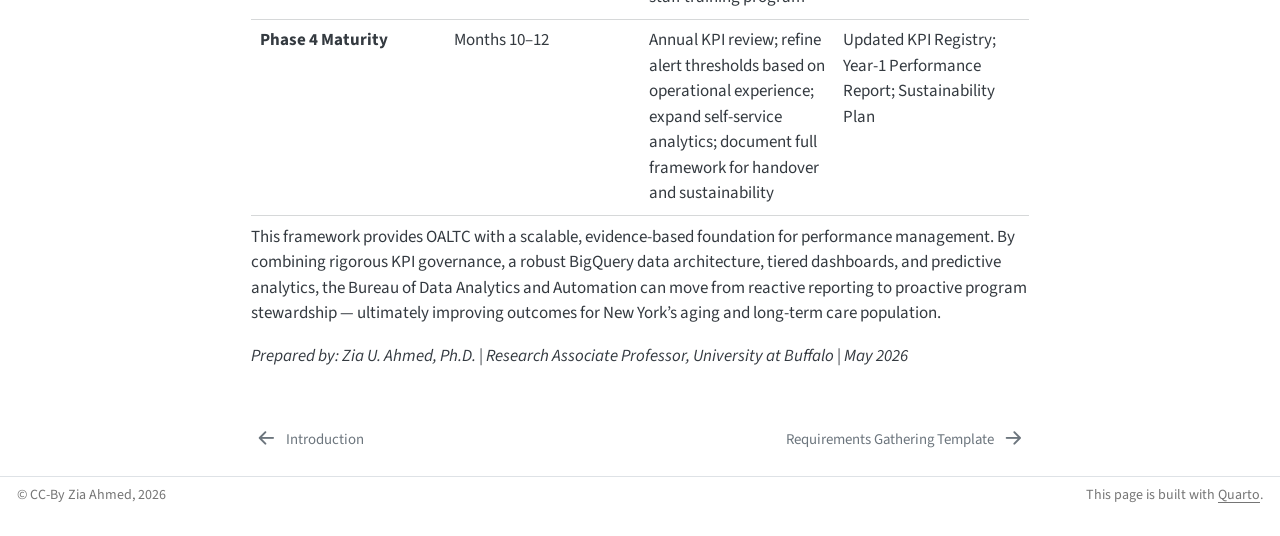
<file: docs/01-framework-governance.html>
<!DOCTYPE html>
<html xmlns="http://www.w3.org/1999/xhtml" lang="en" xml:lang="en"><head>

<meta charset="utf-8">
<meta name="generator" content="quarto-1.8.27">

<meta name="viewport" content="width=device-width, initial-scale=1.0, user-scalable=yes">


<title>framework-governance – OALTC KPI Framework</title>
<style>
code{white-space: pre-wrap;}
span.smallcaps{font-variant: small-caps;}
div.columns{display: flex; gap: min(4vw, 1.5em);}
div.column{flex: auto; overflow-x: auto;}
div.hanging-indent{margin-left: 1.5em; text-indent: -1.5em;}
ul.task-list{list-style: none;}
ul.task-list li input[type="checkbox"] {
  width: 0.8em;
  margin: 0 0.8em 0.2em -1em; /* quarto-specific, see https://github.com/quarto-dev/quarto-cli/issues/4556 */ 
  vertical-align: middle;
}
</style>


<script src="site_libs/quarto-nav/quarto-nav.js"></script>
<script src="site_libs/clipboard/clipboard.min.js"></script>
<script src="site_libs/quarto-search/autocomplete.umd.js"></script>
<script src="site_libs/quarto-search/fuse.min.js"></script>
<script src="site_libs/quarto-search/quarto-search.js"></script>
<meta name="quarto:offset" content="./">
<link href="./02-requirements-gathering.html" rel="next">
<link href="./index.html" rel="prev">
<script src="site_libs/quarto-html/quarto.js" type="module"></script>
<script src="site_libs/quarto-html/tabsets/tabsets.js" type="module"></script>
<script src="site_libs/quarto-html/axe/axe-check.js" type="module"></script>
<script src="site_libs/quarto-html/popper.min.js"></script>
<script src="site_libs/quarto-html/tippy.umd.min.js"></script>
<script src="site_libs/quarto-html/anchor.min.js"></script>
<link href="site_libs/quarto-html/tippy.css" rel="stylesheet">
<link href="site_libs/quarto-html/quarto-syntax-highlighting-ed96de9b727972fe78a7b5d16c58bf87.css" rel="stylesheet" id="quarto-text-highlighting-styles">
<script src="site_libs/bootstrap/bootstrap.min.js"></script>
<link href="site_libs/bootstrap/bootstrap-icons.css" rel="stylesheet">
<link href="site_libs/bootstrap/bootstrap-53ed95f2168beffb914300a26d79ad5b.min.css" rel="stylesheet" append-hash="true" id="quarto-bootstrap" data-mode="light">
<script id="quarto-search-options" type="application/json">{
  "location": "navbar",
  "copy-button": false,
  "collapse-after": 3,
  "panel-placement": "end",
  "type": "overlay",
  "limit": 50,
  "keyboard-shortcut": [
    "f",
    "/",
    "s"
  ],
  "show-item-context": false,
  "language": {
    "search-no-results-text": "No results",
    "search-matching-documents-text": "matching documents",
    "search-copy-link-title": "Copy link to search",
    "search-hide-matches-text": "Hide additional matches",
    "search-more-match-text": "more match in this document",
    "search-more-matches-text": "more matches in this document",
    "search-clear-button-title": "Clear",
    "search-text-placeholder": "",
    "search-detached-cancel-button-title": "Cancel",
    "search-submit-button-title": "Submit",
    "search-label": "Search"
  }
}</script>


</head>

<body class="nav-sidebar docked nav-fixed quarto-light">

<div id="quarto-search-results"></div>
  <header id="quarto-header" class="headroom fixed-top">
    <nav class="navbar navbar-expand-lg " data-bs-theme="dark">
      <div class="navbar-container container-fluid">
      <div class="navbar-brand-container mx-auto">
    <a class="navbar-brand" href="./index.html">
    <span class="navbar-title">OALTC KPI Framework</span>
    </a>
  </div>
            <div id="quarto-search" class="" title="Search"></div>
          <button class="navbar-toggler" type="button" data-bs-toggle="collapse" data-bs-target="#navbarCollapse" aria-controls="navbarCollapse" role="menu" aria-expanded="false" aria-label="Toggle navigation" onclick="if (window.quartoToggleHeadroom) { window.quartoToggleHeadroom(); }">
  <span class="navbar-toggler-icon"></span>
</button>
          <div class="collapse navbar-collapse" id="navbarCollapse">
            <ul class="navbar-nav navbar-nav-scroll me-auto">
  <li class="nav-item compact">
    <a class="nav-link" href="https://sites.google.com/view/r-data-sci-env/home"> <i class="bi bi-house" role="img">
</i> 
<span class="menu-text"></span></a>
  </li>  
</ul>
            <ul class="navbar-nav navbar-nav-scroll ms-auto">
  <li class="nav-item compact">
    <a class="nav-link" href="https://github.com/zia207"> <i class="bi bi-github" role="img">
</i> 
<span class="menu-text"></span></a>
  </li>  
  <li class="nav-item compact">
    <a class="nav-link" href="https://www.linkedin.com/in/zia-ahmed207"> <i class="bi bi-linkedin" role="img">
</i> 
<span class="menu-text"></span></a>
  </li>  
  <li class="nav-item compact">
    <a class="nav-link" href="mailto:zia207@gmail.com"> <i class="bi bi-mailbox" role="img">
</i> 
<span class="menu-text"></span></a>
  </li>  
</ul>
          </div> <!-- /navcollapse -->
            <div class="quarto-navbar-tools">
</div>
      </div> <!-- /container-fluid -->
    </nav>
  <nav class="quarto-secondary-nav">
    <div class="container-fluid d-flex">
      <button type="button" class="quarto-btn-toggle btn" data-bs-toggle="collapse" role="button" data-bs-target=".quarto-sidebar-collapse-item" aria-controls="quarto-sidebar" aria-expanded="false" aria-label="Toggle sidebar navigation" onclick="if (window.quartoToggleHeadroom) { window.quartoToggleHeadroom(); }">
        <i class="bi bi-layout-text-sidebar-reverse"></i>
      </button>
        <nav class="quarto-page-breadcrumbs" aria-label="breadcrumb"><ol class="breadcrumb"><li class="breadcrumb-item"><a href="./index.html"><strong>OALTC KPI Framework</strong></a></li><li class="breadcrumb-item"><a href="./01-framework-governance.html">Comprehensive KPI Tracking &amp; Reporting Framework</a></li></ol></nav>
        <a class="flex-grow-1" role="navigation" data-bs-toggle="collapse" data-bs-target=".quarto-sidebar-collapse-item" aria-controls="quarto-sidebar" aria-expanded="false" aria-label="Toggle sidebar navigation" onclick="if (window.quartoToggleHeadroom) { window.quartoToggleHeadroom(); }">      
        </a>
      <button type="button" class="btn quarto-search-button" aria-label="Search" onclick="window.quartoOpenSearch();">
        <i class="bi bi-search"></i>
      </button>
    </div>
  </nav>
</header>
<!-- content -->
<div id="quarto-content" class="quarto-container page-columns page-rows-contents page-layout-article page-navbar">
<!-- sidebar -->
  <nav id="quarto-sidebar" class="sidebar collapse collapse-horizontal quarto-sidebar-collapse-item sidebar-navigation docked overflow-auto">
        <div class="mt-2 flex-shrink-0 align-items-center">
        <div class="sidebar-search">
        <div id="quarto-search" class="" title="Search"></div>
        </div>
        </div>
    <div class="sidebar-menu-container"> 
    <ul class="list-unstyled mt-1">
        <li class="sidebar-item sidebar-item-section">
      <div class="sidebar-item-container"> 
            <a class="sidebar-item-text sidebar-link text-start" data-bs-toggle="collapse" data-bs-target="#quarto-sidebar-section-1" role="navigation" aria-expanded="true">
 <span class="menu-text"><strong>OALTC KPI Framework</strong></span></a>
          <a class="sidebar-item-toggle text-start" data-bs-toggle="collapse" data-bs-target="#quarto-sidebar-section-1" role="navigation" aria-expanded="true" aria-label="Toggle section">
            <i class="bi bi-chevron-right ms-2"></i>
          </a> 
      </div>
      <ul id="quarto-sidebar-section-1" class="collapse list-unstyled sidebar-section depth1 show">  
          <li class="sidebar-item">
  <div class="sidebar-item-container"> 
  <a href="./index.html" class="sidebar-item-text sidebar-link">
 <span class="menu-text">Introduction</span></a>
  </div>
</li>
          <li class="sidebar-item">
  <div class="sidebar-item-container"> 
  <a href="./01-framework-governance.html" class="sidebar-item-text sidebar-link active">
 <span class="menu-text">Comprehensive KPI Tracking &amp; Reporting Framework</span></a>
  </div>
</li>
      </ul>
  </li>
        <li class="sidebar-item sidebar-item-section">
      <div class="sidebar-item-container"> 
            <a class="sidebar-item-text sidebar-link text-start" data-bs-toggle="collapse" data-bs-target="#quarto-sidebar-section-2" role="navigation" aria-expanded="true">
 <span class="menu-text"><strong>Requirements Gathering</strong></span></a>
          <a class="sidebar-item-toggle text-start" data-bs-toggle="collapse" data-bs-target="#quarto-sidebar-section-2" role="navigation" aria-expanded="true" aria-label="Toggle section">
            <i class="bi bi-chevron-right ms-2"></i>
          </a> 
      </div>
      <ul id="quarto-sidebar-section-2" class="collapse list-unstyled sidebar-section depth1 show">  
          <li class="sidebar-item">
  <div class="sidebar-item-container"> 
  <a href="./02-requirements-gathering.html" class="sidebar-item-text sidebar-link">
 <span class="menu-text">Requirements Gathering Template</span></a>
  </div>
</li>
          <li class="sidebar-item">
  <div class="sidebar-item-container"> 
  <a href="./02-kpi-definition-worksheet.html" class="sidebar-item-text sidebar-link">
 <span class="menu-text">KPI Definition Worksheet &amp; Log</span></a>
  </div>
</li>
      </ul>
  </li>
        <li class="sidebar-item sidebar-item-section">
      <div class="sidebar-item-container"> 
            <a class="sidebar-item-text sidebar-link text-start" data-bs-toggle="collapse" data-bs-target="#quarto-sidebar-section-3" role="navigation" aria-expanded="true">
 <span class="menu-text"><strong>OALTC KPI Tracking Framework (A Demo)</strong></span></a>
          <a class="sidebar-item-toggle text-start" data-bs-toggle="collapse" data-bs-target="#quarto-sidebar-section-3" role="navigation" aria-expanded="true" aria-label="Toggle section">
            <i class="bi bi-chevron-right ms-2"></i>
          </a> 
      </div>
      <ul id="quarto-sidebar-section-3" class="collapse list-unstyled sidebar-section depth1 show">  
          <li class="sidebar-item">
  <div class="sidebar-item-container"> 
  <a href="./03-01-data-infrastructure-pipeline.html" class="sidebar-item-text sidebar-link">
 <span class="menu-text">3.1 Data Infrastructure &amp; Pipeline</span></a>
  </div>
</li>
          <li class="sidebar-item">
  <div class="sidebar-item-container"> 
  <a href="./03-02-data-quality-control.html" class="sidebar-item-text sidebar-link">
 <span class="menu-text">3.2 Data Quality Control</span></a>
  </div>
</li>
          <li class="sidebar-item">
  <div class="sidebar-item-container"> 
  <a href="./03-03-kpi-calculation.html" class="sidebar-item-text sidebar-link">
 <span class="menu-text">3.3 KPI Calculation Pipeline</span></a>
  </div>
</li>
          <li class="sidebar-item">
  <div class="sidebar-item-container"> 
  <a href="./04-01-executive-scorecard.html" class="sidebar-item-text sidebar-link">
 <span class="menu-text">4.1 Executive Strategic Scorecard</span></a>
  </div>
</li>
          <li class="sidebar-item">
  <div class="sidebar-item-container"> 
  <a href="./04-02-program-monitor.html" class="sidebar-item-text sidebar-link">
 <span class="menu-text">4.2 Program Performance Monitor</span></a>
  </div>
</li>
          <li class="sidebar-item">
  <div class="sidebar-item-container"> 
  <a href="./04-03-alert-system.html" class="sidebar-item-text sidebar-link">
 <span class="menu-text">4.3 Alert &amp; Escalation System</span></a>
  </div>
</li>
      </ul>
  </li>
        <li class="sidebar-item sidebar-item-section">
      <div class="sidebar-item-container"> 
            <a class="sidebar-item-text sidebar-link text-start" data-bs-toggle="collapse" data-bs-target="#quarto-sidebar-section-4" role="navigation" aria-expanded="true">
 <span class="menu-text"><strong>Interactive Dashboard (A Demo)</strong></span></a>
          <a class="sidebar-item-toggle text-start" data-bs-toggle="collapse" data-bs-target="#quarto-sidebar-section-4" role="navigation" aria-expanded="true" aria-label="Toggle section">
            <i class="bi bi-chevron-right ms-2"></i>
          </a> 
      </div>
      <ul id="quarto-sidebar-section-4" class="collapse list-unstyled sidebar-section depth1 show">  
          <li class="sidebar-item">
  <div class="sidebar-item-container"> 
  <a href="./05-dashboard.html" class="sidebar-item-text sidebar-link">
 <span class="menu-text">Dashboard Module (<span class="citation" data-cites="dashboard">@dashboard</span>)</span></a>
  </div>
</li>
      </ul>
  </li>
    </ul>
    </div>
</nav>
<div id="quarto-sidebar-glass" class="quarto-sidebar-collapse-item" data-bs-toggle="collapse" data-bs-target=".quarto-sidebar-collapse-item"></div>
<!-- margin-sidebar -->
    <div id="quarto-margin-sidebar" class="sidebar margin-sidebar">
        <nav id="TOC" role="doc-toc" class="toc-active">
    <h2 id="toc-title">On this page</h2>
   
  <ul>
  <li><a href="#comprehensive-kpi-tracking-reporting-framework" id="toc-comprehensive-kpi-tracking-reporting-framework" class="nav-link active" data-scroll-target="#comprehensive-kpi-tracking-reporting-framework">Comprehensive KPI Tracking &amp; Reporting Framework”</a>
  <ul class="collapse">
  <li><a href="#section-1-strategic-alignment-kpi-governance" id="toc-section-1-strategic-alignment-kpi-governance" class="nav-link" data-scroll-target="#section-1-strategic-alignment-kpi-governance">Section 1: Strategic Alignment &amp; KPI Governance</a>
  <ul class="collapse">
  <li><a href="#oaltc-strategic-priorities" id="toc-oaltc-strategic-priorities" class="nav-link" data-scroll-target="#oaltc-strategic-priorities">1.1 OALTC Strategic Priorities</a></li>
  <li><a href="#kpi-governance-structure" id="toc-kpi-governance-structure" class="nav-link" data-scroll-target="#kpi-governance-structure">1.2 KPI Governance Structure</a></li>
  </ul></li>
  <li><a href="#section-2-kpi-taxonomy-definition-standards" id="toc-section-2-kpi-taxonomy-definition-standards" class="nav-link" data-scroll-target="#section-2-kpi-taxonomy-definition-standards">Section 2: KPI Taxonomy &amp; Definition Standards</a>
  <ul class="collapse">
  <li><a href="#kpi-categories" id="toc-kpi-categories" class="nav-link" data-scroll-target="#kpi-categories">2.1 KPI Categories</a></li>
  <li><a href="#master-kpi-definition-template" id="toc-master-kpi-definition-template" class="nav-link" data-scroll-target="#master-kpi-definition-template">2.2 Master KPI Definition Template</a></li>
  <li><a href="#core-kpi-inventory-by-program-area" id="toc-core-kpi-inventory-by-program-area" class="nav-link" data-scroll-target="#core-kpi-inventory-by-program-area">2.3 Core KPI Inventory by Program Area</a></li>
  </ul></li>
  <li><a href="#section-3-data-infrastructure-pipeline-architecture" id="toc-section-3-data-infrastructure-pipeline-architecture" class="nav-link" data-scroll-target="#section-3-data-infrastructure-pipeline-architecture">Section 3: Data Infrastructure &amp; Pipeline Architecture</a>
  <ul class="collapse">
  <li><a href="#data-architecture-overview" id="toc-data-architecture-overview" class="nav-link" data-scroll-target="#data-architecture-overview">3.1 Data Architecture Overview</a></li>
  <li><a href="#data-quality-control-standards" id="toc-data-quality-control-standards" class="nav-link" data-scroll-target="#data-quality-control-standards">3.2 Data Quality Control Standards</a></li>
  <li><a href="#kpi-calculation-pipeline-sql-pattern" id="toc-kpi-calculation-pipeline-sql-pattern" class="nav-link" data-scroll-target="#kpi-calculation-pipeline-sql-pattern">3.3 KPI Calculation Pipeline (SQL Pattern)</a></li>
  <li><a href="#example-30-day-hospital-readmission-rate-monthly-facility-level" id="toc-example-30-day-hospital-readmission-rate-monthly-facility-level" class="nav-link" data-scroll-target="#example-30-day-hospital-readmission-rate-monthly-facility-level">3.4 Example: 30-Day Hospital Readmission Rate (Monthly, Facility-Level)</a></li>
  </ul></li>
  <li><a href="#section-4-dashboard-reporting-design" id="toc-section-4-dashboard-reporting-design" class="nav-link" data-scroll-target="#section-4-dashboard-reporting-design">Section 4: Dashboard &amp; Reporting Design</a>
  <ul class="collapse">
  <li><a href="#dashboard-hierarchy" id="toc-dashboard-hierarchy" class="nav-link" data-scroll-target="#dashboard-hierarchy">4.1 Dashboard Hierarchy</a></li>
  <li><a href="#standard-reporting-cadence" id="toc-standard-reporting-cadence" class="nav-link" data-scroll-target="#standard-reporting-cadence">4.2 Standard Reporting Cadence</a></li>
  <li><a href="#alert-escalation-protocol" id="toc-alert-escalation-protocol" class="nav-link" data-scroll-target="#alert-escalation-protocol">4.3 Alert &amp; Escalation Protocol</a></li>
  </ul></li>
  <li><a href="#section-5-advanced-analytics-predictive-intelligence" id="toc-section-5-advanced-analytics-predictive-intelligence" class="nav-link" data-scroll-target="#section-5-advanced-analytics-predictive-intelligence">Section 5: Advanced Analytics &amp; Predictive Intelligence</a>
  <ul class="collapse">
  <li><a href="#moving-beyond-descriptive-kpis" id="toc-moving-beyond-descriptive-kpis" class="nav-link" data-scroll-target="#moving-beyond-descriptive-kpis">5.1 Moving Beyond Descriptive KPIs</a></li>
  <li><a href="#predictive-modeling" id="toc-predictive-modeling" class="nav-link" data-scroll-target="#predictive-modeling">5.2 Predictive Modeling</a></li>
  <li><a href="#explainable-ai-xai-for-root-cause-analysis" id="toc-explainable-ai-xai-for-root-cause-analysis" class="nav-link" data-scroll-target="#explainable-ai-xai-for-root-cause-analysis">5.3 Explainable AI (XAI) for Root Cause Analysis</a></li>
  <li><a href="#health-equity-analytics" id="toc-health-equity-analytics" class="nav-link" data-scroll-target="#health-equity-analytics">5.4 Health Equity Analytics</a></li>
  </ul></li>
  <li><a href="#section-6-stakeholder-engagement-continuous-improvement" id="toc-section-6-stakeholder-engagement-continuous-improvement" class="nav-link" data-scroll-target="#section-6-stakeholder-engagement-continuous-improvement">Section 6: Stakeholder Engagement &amp; Continuous Improvement</a>
  <ul class="collapse">
  <li><a href="#kpi-development-process" id="toc-kpi-development-process" class="nav-link" data-scroll-target="#kpi-development-process">6.1 KPI Development Process</a></li>
  <li><a href="#annual-kpi-review-cycle" id="toc-annual-kpi-review-cycle" class="nav-link" data-scroll-target="#annual-kpi-review-cycle">6.2 Annual KPI Review Cycle</a></li>
  <li><a href="#capacity-building-self-service-analytics" id="toc-capacity-building-self-service-analytics" class="nav-link" data-scroll-target="#capacity-building-self-service-analytics">6.3 Capacity Building &amp; Self-Service Analytics</a></li>
  </ul></li>
  <li><a href="#section-7-implementation-roadmap" id="toc-section-7-implementation-roadmap" class="nav-link" data-scroll-target="#section-7-implementation-roadmap">Section 7: Implementation Roadmap</a></li>
  </ul></li>
  </ul>
</nav>
    </div>
<!-- main -->
<main class="content" id="quarto-document-content"><header id="title-block-header" class="quarto-title-block"><nav class="quarto-page-breadcrumbs quarto-title-breadcrumbs d-none d-lg-block" aria-label="breadcrumb"><ol class="breadcrumb"><li class="breadcrumb-item"><a href="./index.html"><strong>OALTC KPI Framework</strong></a></li><li class="breadcrumb-item"><a href="./01-framework-governance.html">Comprehensive KPI Tracking &amp; Reporting Framework</a></li></ol></nav></header>




<section id="comprehensive-kpi-tracking-reporting-framework" class="level1">
<h1>Comprehensive KPI Tracking &amp; Reporting Framework”</h1>
<p><em>Prepared by: Zia U. Ahmed, Ph.D.&nbsp;• May 2026</em></p>
<p>This document presents a comprehensive, end-to-end framework for defining, tracking, and reporting Key Performance Indicators (KPIs) for OALTC-licensed programs. The framework is structured around five interconnected components: (1) strategic alignment and KPI governance, (2) KPI taxonomy and definition standards, (3) data infrastructure and pipeline architecture using Google BigQuery, (4) dashboard and reporting design, and (5) continuous improvement and stakeholder engagement. Together, these components equip the Bureau of Data Analytics and Automation to deliver timely, accurate, and actionable performance intelligence to OALTC program leaders, senior DOH leadership, and external stakeholders.</p>
<p>The framework is designed to be scalable across all OALTC program types — including nursing homes, assisted living programs, adult day services, home care agencies, and continuing care retirement communities — and is aligned with OALTC’s core strategic priorities of quality of care, regulatory compliance, operational efficiency, workforce stability, and health equity.</p>
<section id="section-1-strategic-alignment-kpi-governance" class="level2">
<h2 class="anchored" data-anchor-id="section-1-strategic-alignment-kpi-governance">Section 1: Strategic Alignment &amp; KPI Governance</h2>
<section id="oaltc-strategic-priorities" class="level3">
<h3 class="anchored" data-anchor-id="oaltc-strategic-priorities">1.1 OALTC Strategic Priorities</h3>
<p>All KPIs in this framework are anchored to OALTC’s five core strategic priorities. Every metric must trace directly to at least one of these pillars:</p>
<table class="caption-top table">
<colgroup>
<col style="width: 25%">
<col style="width: 25%">
<col style="width: 25%">
<col style="width: 25%">
</colgroup>
<tbody>
<tr class="odd">
<td><strong>#</strong></td>
<td><strong>Strategic Pillar</strong></td>
<td><strong>Description</strong></td>
<td><strong>Primary Audience</strong></td>
</tr>
<tr class="even">
<td><strong>1</strong></td>
<td><strong>Quality of Care</strong></td>
<td>Resident/client outcomes, safety events, care standard adherence across licensed facilities</td>
<td>Program Directors, DOH Leadership</td>
</tr>
<tr class="odd">
<td><strong>2</strong></td>
<td><strong>Regulatory Compliance</strong></td>
<td>Inspection outcomes, deficiency rates, complaint resolution timeliness, enforcement actions</td>
<td>Surveyors, Legal, Leadership</td>
</tr>
<tr class="even">
<td><strong>3</strong></td>
<td><strong>Operational Efficiency</strong></td>
<td>Data submission compliance, processing times, workflow automation, cost-per-case metrics</td>
<td>Bureau Chiefs, IT, Finance</td>
</tr>
<tr class="odd">
<td><strong>4</strong></td>
<td><strong>Workforce Stability</strong></td>
<td>Staff turnover rates, vacancy rates, training completion across regulated providers</td>
<td>Program Managers, Workforce Unit</td>
</tr>
<tr class="even">
<td><strong>5</strong></td>
<td><strong>Health Equity</strong></td>
<td>Disparity metrics by race, ethnicity, geography, payer type; access and outcome gaps across population groups</td>
<td>Health Equity Team, DOH Commissioner</td>
</tr>
</tbody>
</table>
</section>
<section id="kpi-governance-structure" class="level3">
<h3 class="anchored" data-anchor-id="kpi-governance-structure">1.2 KPI Governance Structure</h3>
<p>Robust KPI governance ensures accountability, consistency, and continuous relevance of all metrics. The following three-tier governance model is recommended:</p>
<ul>
<li><p>Tier 1 — Strategic KPIs: Reviewed by DOH senior leadership and OALTC Director on a quarterly basis. These are high-level outcome indicators tied directly to OALTC’s mission and reported in public-facing documents.</p></li>
<li><p>Tier 2 — Operational KPIs: Reviewed by Bureau Chiefs and Program Managers monthly. These track day-to-day program performance and early warning signals.</p></li>
<li><p>Tier 3 — Analytical KPIs: Reviewed by the Data Analytics team weekly. These are granular metrics used to monitor data quality, pipeline health, and emerging trends before they escalate.</p></li>
<li><p>Each KPI is assigned a designated Data Owner (the program office responsible for the metric), a Data Steward (the analytics team member responsible for the data feed), and a Business Reviewer (the stakeholder who interprets and acts on the metric).</p></li>
<li><p>A KPI Registry — maintained in a version-controlled document linked to the BigQuery metadata catalog — serves as the single source of truth for all active metrics, their definitions, data sources, owners, and update schedules.</p></li>
</ul>
</section>
</section>
<section id="section-2-kpi-taxonomy-definition-standards" class="level2">
<h2 class="anchored" data-anchor-id="section-2-kpi-taxonomy-definition-standards">Section 2: KPI Taxonomy &amp; Definition Standards</h2>
<section id="kpi-categories" class="level3">
<h3 class="anchored" data-anchor-id="kpi-categories">2.1 KPI Categories</h3>
<p>KPIs are organized into four functional categories that span the full program performance lifecycle:</p>
<ul>
<li><p>Outcome KPIs: Measure the end results of care and services (e.g., hospitalization rates, resident satisfaction scores, deficiency citation counts).</p></li>
<li><p>Process KPIs: Measure whether program activities are being executed as intended (e.g., timely completion of care assessments, inspection cycle adherence).</p></li>
<li><p>Capacity KPIs: Measure resources and infrastructure (e.g., licensed bed occupancy, staff-to-resident ratios, data system uptime).</p></li>
<li><p>Equity KPIs: Measure disparity and access gaps across demographic and geographic subgroups (e.g., outcome differentials by race/ethnicity or rural vs.&nbsp;urban location).</p></li>
</ul>
</section>
<section id="master-kpi-definition-template" class="level3">
<h3 class="anchored" data-anchor-id="master-kpi-definition-template">2.2 Master KPI Definition Template</h3>
<p>Every KPI must be formally defined using the following standardized template before it enters the tracking system. Consistency in definition prevents misinterpretation and ensures comparability over time.</p>
<table class="caption-top table">
<colgroup>
<col style="width: 50%">
<col style="width: 50%">
</colgroup>
<tbody>
<tr class="odd">
<td><strong>Field</strong></td>
<td><strong>Description / Example</strong></td>
</tr>
<tr class="even">
<td><strong>KPI Name</strong></td>
<td>Hospital Readmission Rate within 30 Days</td>
</tr>
<tr class="odd">
<td><strong>Strategic Pillar</strong></td>
<td>Quality of Care</td>
</tr>
<tr class="even">
<td><strong>KPI Category</strong></td>
<td>Outcome KPI</td>
</tr>
<tr class="odd">
<td><strong>Definition</strong></td>
<td>Percentage of nursing home residents discharged to a hospital who are readmitted within 30 days of initial discharge</td>
</tr>
<tr class="even">
<td><strong>Numerator</strong></td>
<td>Count of residents readmitted to a hospital within 30 days of discharge from a nursing home</td>
</tr>
<tr class="odd">
<td><strong>Denominator</strong></td>
<td>Total count of nursing home discharges in the measurement period</td>
</tr>
<tr class="even">
<td><strong>Formula</strong></td>
<td>(Numerator / Denominator) × 100</td>
</tr>
<tr class="odd">
<td><strong>Unit of Measure</strong></td>
<td>Percentage (%)</td>
</tr>
<tr class="even">
<td><strong>Data Source</strong></td>
<td>Medicaid claims data, MDS (Minimum Data Set), OALTC facility records in BigQuery</td>
</tr>
<tr class="odd">
<td><strong>Update Frequency</strong></td>
<td>Monthly</td>
</tr>
<tr class="even">
<td><strong>Reporting Granularity</strong></td>
<td>Statewide, Regional, County, Facility-level</td>
</tr>
<tr class="odd">
<td><strong>Baseline Value</strong></td>
<td>Established from 3-year historical average (e.g., 18.2%)</td>
</tr>
<tr class="even">
<td><strong>Target / Benchmark</strong></td>
<td>Reduce to ≤ 15% by FY2027; aligned with CMS national benchmark</td>
</tr>
<tr class="odd">
<td><strong>Warning Threshold</strong></td>
<td>Rate exceeds 20% for two consecutive months</td>
</tr>
<tr class="even">
<td><strong>Data Owner</strong></td>
<td>Nursing Home Program Office</td>
</tr>
<tr class="odd">
<td><strong>Data Steward</strong></td>
<td>Bureau of Data Analytics and Automation</td>
</tr>
<tr class="even">
<td><strong>Business Reviewer</strong></td>
<td>OALTC Director of Quality Improvement</td>
</tr>
<tr class="odd">
<td><strong>Limitations / Notes</strong></td>
<td>Exclude planned readmissions; flag facilities with &lt; 30 discharges as low-volume</td>
</tr>
</tbody>
</table>
</section>
<section id="core-kpi-inventory-by-program-area" class="level3">
<h3 class="anchored" data-anchor-id="core-kpi-inventory-by-program-area">2.3 Core KPI Inventory by Program Area</h3>
<p>The table below presents a representative set of KPIs across OALTC’s primary program areas. This inventory serves as the starting point for the KPI Registry and will be expanded through stakeholder engagement.</p>
<table class="caption-top table">
<colgroup>
<col style="width: 16%">
<col style="width: 16%">
<col style="width: 16%">
<col style="width: 16%">
<col style="width: 16%">
<col style="width: 16%">
</colgroup>
<tbody>
<tr class="odd">
<td><strong>Program Area</strong></td>
<td><strong>KPI Name</strong></td>
<td><strong>Category</strong></td>
<td><strong>Frequency</strong></td>
<td><strong>Pillar</strong></td>
<td><strong>Level</strong></td>
</tr>
<tr class="even">
<td>Nursing Homes</td>
<td><strong>30-Day Hospital Readmission Rate</strong></td>
<td>Outcome</td>
<td>Monthly</td>
<td>Quality</td>
<td>Facility</td>
</tr>
<tr class="odd">
<td>Nursing Homes</td>
<td><strong>Pressure Ulcer Incidence Rate</strong></td>
<td>Outcome</td>
<td>Quarterly</td>
<td>Quality</td>
<td>Facility</td>
</tr>
<tr class="even">
<td>Nursing Homes</td>
<td><strong>Deficiency Citations per Survey</strong></td>
<td>Process</td>
<td>Per Survey</td>
<td>Compliance</td>
<td>Facility</td>
</tr>
<tr class="odd">
<td>Nursing Homes</td>
<td><strong>Timely Complaint Investigation Rate</strong></td>
<td>Process</td>
<td>Monthly</td>
<td>Compliance</td>
<td>Regional</td>
</tr>
<tr class="even">
<td>Nursing Homes</td>
<td><strong>Registered Nurse Hours per Resident Day</strong></td>
<td>Capacity</td>
<td>Monthly</td>
<td>Workforce</td>
<td>Facility</td>
</tr>
<tr class="odd">
<td>Nursing Homes</td>
<td><strong>Staff Turnover Rate</strong></td>
<td>Capacity</td>
<td>Quarterly</td>
<td>Workforce</td>
<td>Facility</td>
</tr>
<tr class="even">
<td>Home Care</td>
<td><strong>Plan of Care Compliance Rate</strong></td>
<td>Process</td>
<td>Monthly</td>
<td>Quality</td>
<td>Agency</td>
</tr>
<tr class="odd">
<td>Home Care</td>
<td><strong>Unplanned Hospitalization Rate</strong></td>
<td>Outcome</td>
<td>Monthly</td>
<td>Quality</td>
<td>Agency</td>
</tr>
<tr class="even">
<td>Home Care</td>
<td><strong>Data Submission Timeliness (%)</strong></td>
<td>Process</td>
<td>Monthly</td>
<td>Operations</td>
<td>Agency</td>
</tr>
<tr class="odd">
<td>Adult Day Services</td>
<td><strong>Average Daily Attendance Rate</strong></td>
<td>Capacity</td>
<td>Monthly</td>
<td>Operations</td>
<td>Program</td>
</tr>
<tr class="even">
<td>Adult Day Services</td>
<td><strong>Care Plan Update Compliance (%)</strong></td>
<td>Process</td>
<td>Quarterly</td>
<td>Compliance</td>
<td>Program</td>
</tr>
<tr class="odd">
<td>Assisted Living</td>
<td><strong>Unplanned Transfer to Hospital Rate</strong></td>
<td>Outcome</td>
<td>Monthly</td>
<td>Quality</td>
<td>Facility</td>
</tr>
<tr class="even">
<td>Assisted Living</td>
<td><strong>Resident Rights Violations per Survey</strong></td>
<td>Outcome</td>
<td>Per Survey</td>
<td>Compliance</td>
<td>Facility</td>
</tr>
<tr class="odd">
<td>All Programs</td>
<td><strong>Outcome Disparity Index by Race/Ethnicity</strong></td>
<td>Equity</td>
<td>Quarterly</td>
<td>Health Equity</td>
<td>Statewide</td>
</tr>
<tr class="even">
<td>All Programs</td>
<td><strong>Rural vs.&nbsp;Urban Access Gap Score</strong></td>
<td>Equity</td>
<td>Semi-Annual</td>
<td>Health Equity</td>
<td>Regional</td>
</tr>
<tr class="odd">
<td>Data Operations</td>
<td><strong>Data Feed Uptime (%)</strong></td>
<td>Capacity</td>
<td>Weekly</td>
<td>Operations</td>
<td>System</td>
</tr>
<tr class="even">
<td>Data Operations</td>
<td><strong>Records Failing Validation (%)</strong></td>
<td>Process</td>
<td>Daily</td>
<td>Operations</td>
<td>System</td>
</tr>
</tbody>
</table>
</section>
</section>
<section id="section-3-data-infrastructure-pipeline-architecture" class="level2">
<h2 class="anchored" data-anchor-id="section-3-data-infrastructure-pipeline-architecture">Section 3: Data Infrastructure &amp; Pipeline Architecture</h2>
<section id="data-architecture-overview" class="level3">
<h3 class="anchored" data-anchor-id="data-architecture-overview">3.1 Data Architecture Overview</h3>
<p>The KPI tracking system is built on Google BigQuery as the central data warehouse. The architecture follows a four-layer pipeline model: Ingestion → Storage → Transformation → Presentation.</p>
<ul>
<li><p>Layer 1 — Ingestion: Raw data flows into BigQuery from OALTC-licensed program submissions, ITS-managed applications, Medicaid claims, MDS feeds, and survey system exports. Each data feed is assigned a schema, ingestion schedule, and validation ruleset.</p></li>
<li><p>Layer 2 — Raw Storage (Data Lake): Unprocessed source data is stored in partitioned BigQuery tables by program, date, and source system. All raw records are retained for auditability and reprocessing.</p></li>
<li><p>Layer 3 — Transformation (Data Mart): SQL-based ETL pipelines transform raw data into clean, analysis-ready tables. KPI calculations, denominator logic, and exclusion rules are encoded here using version-controlled SQL scripts or dbt models.</p></li>
<li><p>Layer 4 — Presentation: Transformed KPI tables power dashboards (Looker Studio or Tableau), automated reports, and self-service query interfaces for OALTC program staff.</p></li>
</ul>
</section>
<section id="data-quality-control-standards" class="level3">
<h3 class="anchored" data-anchor-id="data-quality-control-standards">3.2 Data Quality Control Standards</h3>
<p>Data quality is enforced at each pipeline stage using the following six-dimension framework:</p>
<table class="caption-top table">
<colgroup>
<col style="width: 25%">
<col style="width: 25%">
<col style="width: 25%">
<col style="width: 25%">
</colgroup>
<tbody>
<tr class="odd">
<td><strong>Dimension</strong></td>
<td><strong>Definition</strong></td>
<td><strong>Validation Rule (Example)</strong></td>
<td><strong>Action if Failed</strong></td>
</tr>
<tr class="even">
<td><strong>Completeness</strong></td>
<td>All required fields are populated</td>
<td>Null rate &lt; 2% for facility_id, report_date, and outcome fields</td>
<td>Flag record; alert Data Steward; exclude from KPI calc until resolved</td>
</tr>
<tr class="odd">
<td><strong>Validity</strong></td>
<td>Values fall within defined ranges and formats</td>
<td>Readmission rate between 0–100%; date format = YYYY-MM-DD</td>
<td>Reject record; log error; notify submitter</td>
</tr>
<tr class="even">
<td><strong>Timeliness</strong></td>
<td>Data arrives within the expected submission window</td>
<td>Monthly feeds ingested by the 10th of the following month</td>
<td>Trigger escalation alert; mark period as provisional</td>
</tr>
<tr class="odd">
<td><strong>Consistency</strong></td>
<td>Values are consistent across linked tables and time periods</td>
<td>Facility bed count in submissions matches licensed capacity in registry</td>
<td>Flag discrepancy; hold for reconciliation</td>
</tr>
<tr class="even">
<td><strong>Accuracy</strong></td>
<td>Values reflect real-world program activity</td>
<td>Outlier detection: z-score &gt; 3 triggers manual review</td>
<td>Queue for analyst review; annotate in dashboard</td>
</tr>
<tr class="odd">
<td><strong>Uniqueness</strong></td>
<td>No duplicate records in the analysis dataset</td>
<td>Composite key (facility_id + resident_id + event_date) must be unique</td>
<td>De-duplicate; log count of removed records</td>
</tr>
</tbody>
</table>
</section>
<section id="kpi-calculation-pipeline-sql-pattern" class="level3">
<h3 class="anchored" data-anchor-id="kpi-calculation-pipeline-sql-pattern">3.3 KPI Calculation Pipeline (SQL Pattern)</h3>
<p>Each KPI is computed via a standardized SQL view in BigQuery. Below is the generalized template:</p>
</section>
<section id="example-30-day-hospital-readmission-rate-monthly-facility-level" class="level3">
<h3 class="anchored" data-anchor-id="example-30-day-hospital-readmission-rate-monthly-facility-level">3.4 Example: 30-Day Hospital Readmission Rate (Monthly, Facility-Level)</h3>
<blockquote class="blockquote">
<p>CREATE OR REPLACE VIEW oaltc_kpi.readmission_rate_monthly AS</p>
<p>SELECT</p>
<p>facility_id,</p>
<p>facility_name,</p>
<p>report_year,</p>
<p>report_month,</p>
<p>COUNT(CASE WHEN readmitted_30d = TRUE THEN 1 END) AS numerator,</p>
<p>COUNT(*) AS denominator,</p>
<p>ROUND(SAFE_DIVIDE(COUNT(CASE WHEN readmitted_30d = TRUE THEN 1 END),</p>
<p>COUNT(*)) * 100, 2) AS readmission_rate_pct,</p>
<p>CASE</p>
<p>WHEN SAFE_DIVIDE(…) * 100 &gt; 20 THEN ‘ALERT’</p>
<p>WHEN SAFE_DIVIDE(…) * 100 &gt; 15 THEN ‘WARNING’</p>
<p>ELSE ‘ON TARGET’</p>
<p>END AS performance_status</p>
<p>FROM oaltc_raw.nh_discharge_events</p>
<p>WHERE data_quality_flag = ‘PASS’</p>
<p>AND discharge_date &gt;= DATE_SUB(CURRENT_DATE(), INTERVAL 13 MONTH)</p>
<p>GROUP BY 1, 2, 3, 4;</p>
</blockquote>
</section>
</section>
<section id="section-4-dashboard-reporting-design" class="level2">
<h2 class="anchored" data-anchor-id="section-4-dashboard-reporting-design">Section 4: Dashboard &amp; Reporting Design</h2>
<section id="dashboard-hierarchy" class="level3">
<h3 class="anchored" data-anchor-id="dashboard-hierarchy">4.1 Dashboard Hierarchy</h3>
<p>Three tiers of dashboards serve different audiences and decision-making needs:</p>
<table class="caption-top table">
<colgroup>
<col style="width: 20%">
<col style="width: 20%">
<col style="width: 20%">
<col style="width: 20%">
<col style="width: 20%">
</colgroup>
<tbody>
<tr class="odd">
<td><strong>Tier</strong></td>
<td><strong>Dashboard Name</strong></td>
<td><strong>Primary Audience</strong></td>
<td><strong>KPIs Displayed</strong></td>
<td><strong>Refresh Cycle</strong></td>
</tr>
<tr class="even">
<td><strong>Executive</strong></td>
<td><strong>OALTC Strategic Scorecard</strong></td>
<td>DOH Commissioner, OALTC Director</td>
<td>Tier 1 outcome &amp; equity KPIs; trend lines; statewide maps</td>
<td>Monthly</td>
</tr>
<tr class="odd">
<td><strong>Program</strong></td>
<td><strong>Program Performance Monitor</strong></td>
<td>Bureau Chiefs, Program Managers</td>
<td>Tier 2 operational KPIs; facility rankings; alert flags; drill-downs</td>
<td>Weekly</td>
</tr>
<tr class="even">
<td><strong>Operational</strong></td>
<td><strong>Data Operations Dashboard</strong></td>
<td>Analytics Team, IT, Data Stewards</td>
<td>Tier 3 data quality KPIs; pipeline status; submission compliance; error logs</td>
<td>Daily</td>
</tr>
</tbody>
</table>
</section>
<section id="standard-reporting-cadence" class="level3">
<h3 class="anchored" data-anchor-id="standard-reporting-cadence">4.2 Standard Reporting Cadence</h3>
<p>The following reporting schedule ensures stakeholders receive the right information at the right time:</p>
<ul>
<li><p>Daily: Automated data quality alerts sent to Data Stewards for any pipeline failures, validation errors, or submission gaps. No manual action unless thresholds are breached.</p></li>
<li><p>Weekly: Program Performance Monitor refreshed and shared with Bureau Chiefs. Includes a summary of KPIs in ALERT or WARNING status and any emerging trends.</p></li>
<li><p>Monthly: Full KPI report package distributed to OALTC Program Directors. Includes trend analysis, month-over-month comparisons, facility-level rankings, and commentary on outliers.</p></li>
<li><p>Quarterly: Strategic Scorecard presented to DOH senior leadership. Includes progress toward annual targets, equity gap analysis, and narrative summary for each strategic pillar.</p></li>
<li><p>Annual: Year-end performance review document. Includes baseline resets, target revisions, lessons learned, and proposed additions or retirements to the KPI Registry.</p></li>
</ul>
</section>
<section id="alert-escalation-protocol" class="level3">
<h3 class="anchored" data-anchor-id="alert-escalation-protocol">4.3 Alert &amp; Escalation Protocol</h3>
<p>A tiered alert system ensures that performance signals translate into timely action:</p>
<table class="caption-top table">
<colgroup>
<col style="width: 20%">
<col style="width: 20%">
<col style="width: 20%">
<col style="width: 20%">
<col style="width: 20%">
</colgroup>
<tbody>
<tr class="odd">
<td><strong>Alert Level</strong></td>
<td><strong>Trigger Condition</strong></td>
<td><strong>Notification</strong></td>
<td><strong>Required Action</strong></td>
<td><strong>Timeline</strong></td>
</tr>
<tr class="even">
<td><strong>⚠️ WARNING</strong></td>
<td>KPI exceeds 10% above target for one reporting period</td>
<td>Automated email to Program Manager and Data Steward</td>
<td>Analyst investigates root cause; documents findings in KPI log</td>
<td>Within 5 business days</td>
</tr>
<tr class="odd">
<td><strong>🔴 ALERT</strong></td>
<td>KPI exceeds warning threshold for two consecutive periods OR single-period breach is severe</td>
<td>Automated alert to Bureau Chief and Program Director; included in weekly summary</td>
<td>Bureau Chief reviews; corrective action plan initiated; escalated to OALTC Director if unresolved</td>
<td>Within 2 business days</td>
</tr>
<tr class="even">
<td><strong>✅ ON TARGET</strong></td>
<td>KPI within or better than target range</td>
<td>Reflected in dashboard; highlighted in monthly report</td>
<td>No action required; document and share as best practice if sustained ≥ 3 months</td>
<td>Monthly review</td>
</tr>
</tbody>
</table>
</section>
</section>
<section id="section-5-advanced-analytics-predictive-intelligence" class="level2">
<h2 class="anchored" data-anchor-id="section-5-advanced-analytics-predictive-intelligence">Section 5: Advanced Analytics &amp; Predictive Intelligence</h2>
<section id="moving-beyond-descriptive-kpis" class="level3">
<h3 class="anchored" data-anchor-id="moving-beyond-descriptive-kpis">5.1 Moving Beyond Descriptive KPIs</h3>
<p>While standard KPI tracking captures what has happened, the Bureau of Data Analytics and Automation can deliver significantly greater value by layering predictive and explanatory analytics on top of the core KPI framework. This transforms the system from a rearview mirror into an early-warning and decision-support tool.</p>
</section>
<section id="predictive-modeling" class="level3">
<h3 class="anchored" data-anchor-id="predictive-modeling">5.2 Predictive Modeling</h3>
<ul>
<li><p>Ensemble machine learning models (Random Forest, XGBoost) can be trained on historical KPI trends to predict which facilities are at elevated risk of deteriorating performance in the next 30–90 days — enabling proactive intervention before a deficiency occurs.</p></li>
<li><p>Time-series forecasting (ARIMA, Prophet, LSTM) can project KPI trajectories under different intervention scenarios, supporting resource allocation planning.</p></li>
<li><p>Risk stratification models can flag facilities for prioritized oversight based on a composite risk score combining multiple KPIs, complaint history, and staffing data.</p></li>
</ul>
</section>
<section id="explainable-ai-xai-for-root-cause-analysis" class="level3">
<h3 class="anchored" data-anchor-id="explainable-ai-xai-for-root-cause-analysis">5.3 Explainable AI (XAI) for Root Cause Analysis</h3>
<ul>
<li><p>SHAP (SHapley Additive exPlanations) values can identify which factors — staffing levels, ownership type, payer mix, geographic context — are the primary drivers of KPI variation across facilities.</p></li>
<li><p>Geographically Weighted models can reveal whether the relationship between staffing and outcomes differs by region, enabling targeted policy responses rather than one-size-fits-all interventions.</p></li>
</ul>
</section>
<section id="health-equity-analytics" class="level3">
<h3 class="anchored" data-anchor-id="health-equity-analytics">5.4 Health Equity Analytics</h3>
<ul>
<li><p>Stratified KPI analysis by race, ethnicity, payer type, and geography quantifies disparity gaps and tracks progress toward equity goals over time.</p></li>
<li><p>Spatial clustering analysis (Moran’s I, LISA) can identify geographic hotspots of poor performance, directing inspection and support resources to underserved areas.</p></li>
</ul>
</section>
</section>
<section id="section-6-stakeholder-engagement-continuous-improvement" class="level2">
<h2 class="anchored" data-anchor-id="section-6-stakeholder-engagement-continuous-improvement">Section 6: Stakeholder Engagement &amp; Continuous Improvement</h2>
<section id="kpi-development-process" class="level3">
<h3 class="anchored" data-anchor-id="kpi-development-process">6.1 KPI Development Process</h3>
<p>New KPIs are developed through a structured five-step process to ensure relevance, feasibility, and buy-in:</p>
<table class="caption-top table">
<colgroup>
<col style="width: 25%">
<col style="width: 25%">
<col style="width: 25%">
<col style="width: 25%">
</colgroup>
<tbody>
<tr class="odd">
<td><strong>Step</strong></td>
<td><strong>Activity</strong></td>
<td><strong>Description</strong></td>
<td><strong>Responsible Party</strong></td>
</tr>
<tr class="even">
<td><strong>1</strong></td>
<td><strong>Use Case Discovery</strong></td>
<td>Structured interviews and workshops with program offices to identify analytical needs and performance questions they cannot currently answer</td>
<td>Data Analyst 3 + Program Managers</td>
</tr>
<tr class="odd">
<td><strong>2</strong></td>
<td><strong>Data Feasibility Assessment</strong></td>
<td>Evaluate whether required data exists in BigQuery, the expected data quality, and any gaps that require new data feeds or collection instruments</td>
<td>Data Steward + IT</td>
</tr>
<tr class="even">
<td><strong>3</strong></td>
<td><strong>KPI Definition &amp; Review</strong></td>
<td>Draft formal KPI definition using the standard template; review with program office for accuracy and business relevance</td>
<td>Data Analyst 3 + Data Owner</td>
</tr>
<tr class="odd">
<td><strong>4</strong></td>
<td><strong>Pilot &amp; Baseline</strong></td>
<td>Calculate the KPI for at least 12 months of historical data to establish baseline; review with stakeholders before setting targets</td>
<td>Data Analyst 3</td>
</tr>
<tr class="even">
<td><strong>5</strong></td>
<td><strong>Register &amp; Deploy</strong></td>
<td>Add approved KPI to the KPI Registry, build the BigQuery view, connect to dashboard, and train program staff on interpretation</td>
<td>Data Steward + Data Analyst 3</td>
</tr>
</tbody>
</table>
</section>
<section id="annual-kpi-review-cycle" class="level3">
<h3 class="anchored" data-anchor-id="annual-kpi-review-cycle">6.2 Annual KPI Review Cycle</h3>
<p>The KPI portfolio is reviewed annually to ensure ongoing relevance:</p>
<ul>
<li><p>Retire KPIs that are no longer aligned with strategic priorities or where the underlying program has changed.</p></li>
<li><p>Revise targets based on actual performance trends, new benchmarks from CMS or peer states, and updated strategic goals.</p></li>
<li><p>Add new KPIs identified through the use-case discovery process or driven by new data feeds coming online.</p></li>
<li><p>Assess data quality trends for each KPI and invest in data improvement efforts for metrics showing persistent quality issues.</p></li>
</ul>
</section>
<section id="capacity-building-self-service-analytics" class="level3">
<h3 class="anchored" data-anchor-id="capacity-building-self-service-analytics">6.3 Capacity Building &amp; Self-Service Analytics</h3>
<p>A key goal is to build data literacy within OALTC program offices so that staff can independently explore KPI data without relying solely on the analytics team for every question:</p>
<ul>
<li><p>Develop user guides and short training modules for each dashboard, tailored to the non-technical program officer.</p></li>
<li><p>Create a curated library of pre-built BigQuery queries that program staff can run directly for common ad-hoc questions.</p></li>
<li><p>Host quarterly ‘Data Office Hours’ sessions where program staff can bring analytical questions and learn best practices for interpreting KPI trends.</p></li>
</ul>
</section>
</section>
<section id="section-7-implementation-roadmap" class="level2">
<h2 class="anchored" data-anchor-id="section-7-implementation-roadmap">Section 7: Implementation Roadmap</h2>
<p>The framework is implemented in four phases over 12 months:</p>
<table class="caption-top table">
<colgroup>
<col style="width: 25%">
<col style="width: 25%">
<col style="width: 25%">
<col style="width: 25%">
</colgroup>
<tbody>
<tr class="odd">
<td><strong>Phase</strong></td>
<td><strong>Timeline</strong></td>
<td><strong>Key Activities</strong></td>
<td><strong>Deliverables</strong></td>
</tr>
<tr class="even">
<td><strong>Phase 1 Foundation</strong></td>
<td>Months 1–3</td>
<td>Stakeholder interviews; data inventory; KPI Registry v1.0 (15–20 priority KPIs); BigQuery data quality audit; establish governance structure</td>
<td>KPI Registry; Governance Charter; Data Quality Baseline Report</td>
</tr>
<tr class="odd">
<td><strong>Phase 2 Core Build</strong></td>
<td>Months 4–6</td>
<td>Build BigQuery transformation pipelines for Priority KPIs; deploy Operational Dashboard and Program Performance Monitor; set baselines and initial targets</td>
<td>Two live dashboards; 20 active KPI SQL views; Target-Setting Report</td>
</tr>
<tr class="even">
<td><strong>Phase 3 Expansion</strong></td>
<td>Months 7–9</td>
<td>Add equity KPI layer; build Executive Scorecard; deploy predictive risk model for facility oversight prioritization; launch staff training program</td>
<td>Executive Scorecard; Equity KPI Module; Risk Stratification Model</td>
</tr>
<tr class="odd">
<td><strong>Phase 4 Maturity</strong></td>
<td>Months 10–12</td>
<td>Annual KPI review; refine alert thresholds based on operational experience; expand self-service analytics; document full framework for handover and sustainability</td>
<td>Updated KPI Registry; Year-1 Performance Report; Sustainability Plan</td>
</tr>
</tbody>
</table>
<p>This framework provides OALTC with a scalable, evidence-based foundation for performance management. By combining rigorous KPI governance, a robust BigQuery data architecture, tiered dashboards, and predictive analytics, the Bureau of Data Analytics and Automation can move from reactive reporting to proactive program stewardship — ultimately improving outcomes for New York’s aging and long-term care population.</p>
<p><em>Prepared by: Zia U. Ahmed, Ph.D.&nbsp;| Research Associate Professor, University at Buffalo | May 2026</em></p>


</section>
</section>

</main> <!-- /main -->
<script id="quarto-html-after-body" type="application/javascript">
  window.document.addEventListener("DOMContentLoaded", function (event) {
    const icon = "";
    const anchorJS = new window.AnchorJS();
    anchorJS.options = {
      placement: 'right',
      icon: icon
    };
    anchorJS.add('.anchored');
    const isCodeAnnotation = (el) => {
      for (const clz of el.classList) {
        if (clz.startsWith('code-annotation-')) {                     
          return true;
        }
      }
      return false;
    }
    const onCopySuccess = function(e) {
      // button target
      const button = e.trigger;
      // don't keep focus
      button.blur();
      // flash "checked"
      button.classList.add('code-copy-button-checked');
      var currentTitle = button.getAttribute("title");
      button.setAttribute("title", "Copied!");
      let tooltip;
      if (window.bootstrap) {
        button.setAttribute("data-bs-toggle", "tooltip");
        button.setAttribute("data-bs-placement", "left");
        button.setAttribute("data-bs-title", "Copied!");
        tooltip = new bootstrap.Tooltip(button, 
          { trigger: "manual", 
            customClass: "code-copy-button-tooltip",
            offset: [0, -8]});
        tooltip.show();    
      }
      setTimeout(function() {
        if (tooltip) {
          tooltip.hide();
          button.removeAttribute("data-bs-title");
          button.removeAttribute("data-bs-toggle");
          button.removeAttribute("data-bs-placement");
        }
        button.setAttribute("title", currentTitle);
        button.classList.remove('code-copy-button-checked');
      }, 1000);
      // clear code selection
      e.clearSelection();
    }
    const getTextToCopy = function(trigger) {
      const outerScaffold = trigger.parentElement.cloneNode(true);
      const codeEl = outerScaffold.querySelector('code');
      for (const childEl of codeEl.children) {
        if (isCodeAnnotation(childEl)) {
          childEl.remove();
        }
      }
      return codeEl.innerText;
    }
    const clipboard = new window.ClipboardJS('.code-copy-button:not([data-in-quarto-modal])', {
      text: getTextToCopy
    });
    clipboard.on('success', onCopySuccess);
    if (window.document.getElementById('quarto-embedded-source-code-modal')) {
      const clipboardModal = new window.ClipboardJS('.code-copy-button[data-in-quarto-modal]', {
        text: getTextToCopy,
        container: window.document.getElementById('quarto-embedded-source-code-modal')
      });
      clipboardModal.on('success', onCopySuccess);
    }
      var localhostRegex = new RegExp(/^(?:http|https):\/\/localhost\:?[0-9]*\//);
      var mailtoRegex = new RegExp(/^mailto:/);
        var filterRegex = new RegExp('/' + window.location.host + '/');
      var isInternal = (href) => {
          return filterRegex.test(href) || localhostRegex.test(href) || mailtoRegex.test(href);
      }
      // Inspect non-navigation links and adorn them if external
     var links = window.document.querySelectorAll('a[href]:not(.nav-link):not(.navbar-brand):not(.toc-action):not(.sidebar-link):not(.sidebar-item-toggle):not(.pagination-link):not(.no-external):not([aria-hidden]):not(.dropdown-item):not(.quarto-navigation-tool):not(.about-link)');
      for (var i=0; i<links.length; i++) {
        const link = links[i];
        if (!isInternal(link.href)) {
          // undo the damage that might have been done by quarto-nav.js in the case of
          // links that we want to consider external
          if (link.dataset.originalHref !== undefined) {
            link.href = link.dataset.originalHref;
          }
        }
      }
    function tippyHover(el, contentFn, onTriggerFn, onUntriggerFn) {
      const config = {
        allowHTML: true,
        maxWidth: 500,
        delay: 100,
        arrow: false,
        appendTo: function(el) {
            return el.parentElement;
        },
        interactive: true,
        interactiveBorder: 10,
        theme: 'quarto',
        placement: 'bottom-start',
      };
      if (contentFn) {
        config.content = contentFn;
      }
      if (onTriggerFn) {
        config.onTrigger = onTriggerFn;
      }
      if (onUntriggerFn) {
        config.onUntrigger = onUntriggerFn;
      }
      window.tippy(el, config); 
    }
    const noterefs = window.document.querySelectorAll('a[role="doc-noteref"]');
    for (var i=0; i<noterefs.length; i++) {
      const ref = noterefs[i];
      tippyHover(ref, function() {
        // use id or data attribute instead here
        let href = ref.getAttribute('data-footnote-href') || ref.getAttribute('href');
        try { href = new URL(href).hash; } catch {}
        const id = href.replace(/^#\/?/, "");
        const note = window.document.getElementById(id);
        if (note) {
          return note.innerHTML;
        } else {
          return "";
        }
      });
    }
    const xrefs = window.document.querySelectorAll('a.quarto-xref');
    const processXRef = (id, note) => {
      // Strip column container classes
      const stripColumnClz = (el) => {
        el.classList.remove("page-full", "page-columns");
        if (el.children) {
          for (const child of el.children) {
            stripColumnClz(child);
          }
        }
      }
      stripColumnClz(note)
      if (id === null || id.startsWith('sec-')) {
        // Special case sections, only their first couple elements
        const container = document.createElement("div");
        if (note.children && note.children.length > 2) {
          container.appendChild(note.children[0].cloneNode(true));
          for (let i = 1; i < note.children.length; i++) {
            const child = note.children[i];
            if (child.tagName === "P" && child.innerText === "") {
              continue;
            } else {
              container.appendChild(child.cloneNode(true));
              break;
            }
          }
          if (window.Quarto?.typesetMath) {
            window.Quarto.typesetMath(container);
          }
          return container.innerHTML
        } else {
          if (window.Quarto?.typesetMath) {
            window.Quarto.typesetMath(note);
          }
          return note.innerHTML;
        }
      } else {
        // Remove any anchor links if they are present
        const anchorLink = note.querySelector('a.anchorjs-link');
        if (anchorLink) {
          anchorLink.remove();
        }
        if (window.Quarto?.typesetMath) {
          window.Quarto.typesetMath(note);
        }
        if (note.classList.contains("callout")) {
          return note.outerHTML;
        } else {
          return note.innerHTML;
        }
      }
    }
    for (var i=0; i<xrefs.length; i++) {
      const xref = xrefs[i];
      tippyHover(xref, undefined, function(instance) {
        instance.disable();
        let url = xref.getAttribute('href');
        let hash = undefined; 
        if (url.startsWith('#')) {
          hash = url;
        } else {
          try { hash = new URL(url).hash; } catch {}
        }
        if (hash) {
          const id = hash.replace(/^#\/?/, "");
          const note = window.document.getElementById(id);
          if (note !== null) {
            try {
              const html = processXRef(id, note.cloneNode(true));
              instance.setContent(html);
            } finally {
              instance.enable();
              instance.show();
            }
          } else {
            // See if we can fetch this
            fetch(url.split('#')[0])
            .then(res => res.text())
            .then(html => {
              const parser = new DOMParser();
              const htmlDoc = parser.parseFromString(html, "text/html");
              const note = htmlDoc.getElementById(id);
              if (note !== null) {
                const html = processXRef(id, note);
                instance.setContent(html);
              } 
            }).finally(() => {
              instance.enable();
              instance.show();
            });
          }
        } else {
          // See if we can fetch a full url (with no hash to target)
          // This is a special case and we should probably do some content thinning / targeting
          fetch(url)
          .then(res => res.text())
          .then(html => {
            const parser = new DOMParser();
            const htmlDoc = parser.parseFromString(html, "text/html");
            const note = htmlDoc.querySelector('main.content');
            if (note !== null) {
              // This should only happen for chapter cross references
              // (since there is no id in the URL)
              // remove the first header
              if (note.children.length > 0 && note.children[0].tagName === "HEADER") {
                note.children[0].remove();
              }
              const html = processXRef(null, note);
              instance.setContent(html);
            } 
          }).finally(() => {
            instance.enable();
            instance.show();
          });
        }
      }, function(instance) {
      });
    }
        let selectedAnnoteEl;
        const selectorForAnnotation = ( cell, annotation) => {
          let cellAttr = 'data-code-cell="' + cell + '"';
          let lineAttr = 'data-code-annotation="' +  annotation + '"';
          const selector = 'span[' + cellAttr + '][' + lineAttr + ']';
          return selector;
        }
        const selectCodeLines = (annoteEl) => {
          const doc = window.document;
          const targetCell = annoteEl.getAttribute("data-target-cell");
          const targetAnnotation = annoteEl.getAttribute("data-target-annotation");
          const annoteSpan = window.document.querySelector(selectorForAnnotation(targetCell, targetAnnotation));
          const lines = annoteSpan.getAttribute("data-code-lines").split(",");
          const lineIds = lines.map((line) => {
            return targetCell + "-" + line;
          })
          let top = null;
          let height = null;
          let parent = null;
          if (lineIds.length > 0) {
              //compute the position of the single el (top and bottom and make a div)
              const el = window.document.getElementById(lineIds[0]);
              top = el.offsetTop;
              height = el.offsetHeight;
              parent = el.parentElement.parentElement;
            if (lineIds.length > 1) {
              const lastEl = window.document.getElementById(lineIds[lineIds.length - 1]);
              const bottom = lastEl.offsetTop + lastEl.offsetHeight;
              height = bottom - top;
            }
            if (top !== null && height !== null && parent !== null) {
              // cook up a div (if necessary) and position it 
              let div = window.document.getElementById("code-annotation-line-highlight");
              if (div === null) {
                div = window.document.createElement("div");
                div.setAttribute("id", "code-annotation-line-highlight");
                div.style.position = 'absolute';
                parent.appendChild(div);
              }
              div.style.top = top - 2 + "px";
              div.style.height = height + 4 + "px";
              div.style.left = 0;
              let gutterDiv = window.document.getElementById("code-annotation-line-highlight-gutter");
              if (gutterDiv === null) {
                gutterDiv = window.document.createElement("div");
                gutterDiv.setAttribute("id", "code-annotation-line-highlight-gutter");
                gutterDiv.style.position = 'absolute';
                const codeCell = window.document.getElementById(targetCell);
                const gutter = codeCell.querySelector('.code-annotation-gutter');
                gutter.appendChild(gutterDiv);
              }
              gutterDiv.style.top = top - 2 + "px";
              gutterDiv.style.height = height + 4 + "px";
            }
            selectedAnnoteEl = annoteEl;
          }
        };
        const unselectCodeLines = () => {
          const elementsIds = ["code-annotation-line-highlight", "code-annotation-line-highlight-gutter"];
          elementsIds.forEach((elId) => {
            const div = window.document.getElementById(elId);
            if (div) {
              div.remove();
            }
          });
          selectedAnnoteEl = undefined;
        };
          // Handle positioning of the toggle
      window.addEventListener(
        "resize",
        throttle(() => {
          elRect = undefined;
          if (selectedAnnoteEl) {
            selectCodeLines(selectedAnnoteEl);
          }
        }, 10)
      );
      function throttle(fn, ms) {
      let throttle = false;
      let timer;
        return (...args) => {
          if(!throttle) { // first call gets through
              fn.apply(this, args);
              throttle = true;
          } else { // all the others get throttled
              if(timer) clearTimeout(timer); // cancel #2
              timer = setTimeout(() => {
                fn.apply(this, args);
                timer = throttle = false;
              }, ms);
          }
        };
      }
        // Attach click handler to the DT
        const annoteDls = window.document.querySelectorAll('dt[data-target-cell]');
        for (const annoteDlNode of annoteDls) {
          annoteDlNode.addEventListener('click', (event) => {
            const clickedEl = event.target;
            if (clickedEl !== selectedAnnoteEl) {
              unselectCodeLines();
              const activeEl = window.document.querySelector('dt[data-target-cell].code-annotation-active');
              if (activeEl) {
                activeEl.classList.remove('code-annotation-active');
              }
              selectCodeLines(clickedEl);
              clickedEl.classList.add('code-annotation-active');
            } else {
              // Unselect the line
              unselectCodeLines();
              clickedEl.classList.remove('code-annotation-active');
            }
          });
        }
    const findCites = (el) => {
      const parentEl = el.parentElement;
      if (parentEl) {
        const cites = parentEl.dataset.cites;
        if (cites) {
          return {
            el,
            cites: cites.split(' ')
          };
        } else {
          return findCites(el.parentElement)
        }
      } else {
        return undefined;
      }
    };
    var bibliorefs = window.document.querySelectorAll('a[role="doc-biblioref"]');
    for (var i=0; i<bibliorefs.length; i++) {
      const ref = bibliorefs[i];
      const citeInfo = findCites(ref);
      if (citeInfo) {
        tippyHover(citeInfo.el, function() {
          var popup = window.document.createElement('div');
          citeInfo.cites.forEach(function(cite) {
            var citeDiv = window.document.createElement('div');
            citeDiv.classList.add('hanging-indent');
            citeDiv.classList.add('csl-entry');
            var biblioDiv = window.document.getElementById('ref-' + cite);
            if (biblioDiv) {
              citeDiv.innerHTML = biblioDiv.innerHTML;
            }
            popup.appendChild(citeDiv);
          });
          return popup.innerHTML;
        });
      }
    }
  });
  </script>
<nav class="page-navigation">
  <div class="nav-page nav-page-previous">
      <a href="./index.html" class="pagination-link" aria-label="Introduction">
        <i class="bi bi-arrow-left-short"></i> <span class="nav-page-text">Introduction</span>
      </a>          
  </div>
  <div class="nav-page nav-page-next">
      <a href="./02-requirements-gathering.html" class="pagination-link" aria-label="Requirements Gathering Template">
        <span class="nav-page-text">Requirements Gathering Template</span> <i class="bi bi-arrow-right-short"></i>
      </a>
  </div>
</nav>
</div> <!-- /content -->
<footer class="footer">
  <div class="nav-footer">
    <div class="nav-footer-left">
<p>© CC-By Zia Ahmed, 2026</p>
</div>   
    <div class="nav-footer-center">
      &nbsp;
    </div>
    <div class="nav-footer-right">
<p>This page is built with <a href="https://quarto.org/">Quarto</a>.</p>
</div>
  </div>
</footer>




</body></html>
</file>
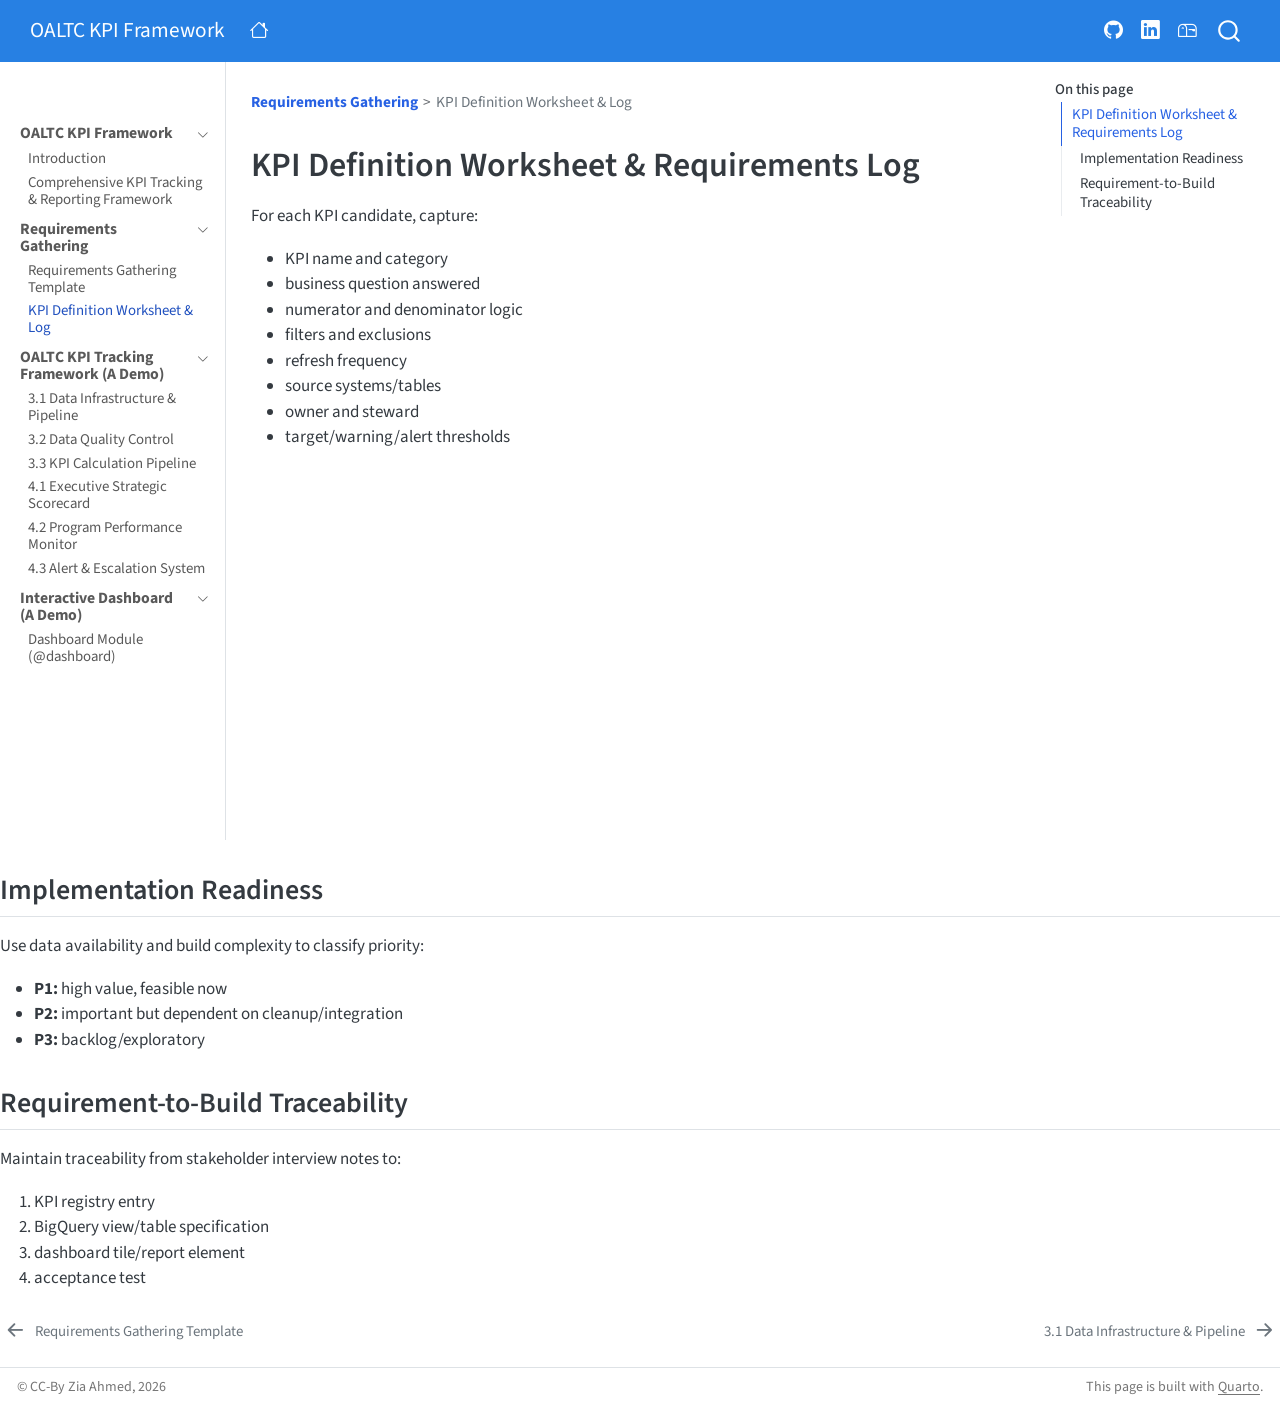
<file: docs/02-kpi-definition-worksheet.html>
<!DOCTYPE html>
<html xmlns="http://www.w3.org/1999/xhtml" lang="en" xml:lang="en"><head>

<meta charset="utf-8">
<meta name="generator" content="quarto-1.8.27">

<meta name="viewport" content="width=device-width, initial-scale=1.0, user-scalable=yes">


<title>kpi-definition-worksheet – OALTC KPI Framework</title>
<style>
code{white-space: pre-wrap;}
span.smallcaps{font-variant: small-caps;}
div.columns{display: flex; gap: min(4vw, 1.5em);}
div.column{flex: auto; overflow-x: auto;}
div.hanging-indent{margin-left: 1.5em; text-indent: -1.5em;}
ul.task-list{list-style: none;}
ul.task-list li input[type="checkbox"] {
  width: 0.8em;
  margin: 0 0.8em 0.2em -1em; /* quarto-specific, see https://github.com/quarto-dev/quarto-cli/issues/4556 */ 
  vertical-align: middle;
}
</style>


<script src="site_libs/quarto-nav/quarto-nav.js"></script>
<script src="site_libs/clipboard/clipboard.min.js"></script>
<script src="site_libs/quarto-search/autocomplete.umd.js"></script>
<script src="site_libs/quarto-search/fuse.min.js"></script>
<script src="site_libs/quarto-search/quarto-search.js"></script>
<meta name="quarto:offset" content="./">
<link href="./03-01-data-infrastructure-pipeline.html" rel="next">
<link href="./02-requirements-gathering.html" rel="prev">
<script src="site_libs/quarto-html/quarto.js" type="module"></script>
<script src="site_libs/quarto-html/tabsets/tabsets.js" type="module"></script>
<script src="site_libs/quarto-html/axe/axe-check.js" type="module"></script>
<script src="site_libs/quarto-html/popper.min.js"></script>
<script src="site_libs/quarto-html/tippy.umd.min.js"></script>
<script src="site_libs/quarto-html/anchor.min.js"></script>
<link href="site_libs/quarto-html/tippy.css" rel="stylesheet">
<link href="site_libs/quarto-html/quarto-syntax-highlighting-ed96de9b727972fe78a7b5d16c58bf87.css" rel="stylesheet" id="quarto-text-highlighting-styles">
<script src="site_libs/bootstrap/bootstrap.min.js"></script>
<link href="site_libs/bootstrap/bootstrap-icons.css" rel="stylesheet">
<link href="site_libs/bootstrap/bootstrap-53ed95f2168beffb914300a26d79ad5b.min.css" rel="stylesheet" append-hash="true" id="quarto-bootstrap" data-mode="light">
<script id="quarto-search-options" type="application/json">{
  "location": "navbar",
  "copy-button": false,
  "collapse-after": 3,
  "panel-placement": "end",
  "type": "overlay",
  "limit": 50,
  "keyboard-shortcut": [
    "f",
    "/",
    "s"
  ],
  "show-item-context": false,
  "language": {
    "search-no-results-text": "No results",
    "search-matching-documents-text": "matching documents",
    "search-copy-link-title": "Copy link to search",
    "search-hide-matches-text": "Hide additional matches",
    "search-more-match-text": "more match in this document",
    "search-more-matches-text": "more matches in this document",
    "search-clear-button-title": "Clear",
    "search-text-placeholder": "",
    "search-detached-cancel-button-title": "Cancel",
    "search-submit-button-title": "Submit",
    "search-label": "Search"
  }
}</script>


</head>

<body class="nav-sidebar docked nav-fixed quarto-light">

<div id="quarto-search-results"></div>
  <header id="quarto-header" class="headroom fixed-top">
    <nav class="navbar navbar-expand-lg " data-bs-theme="dark">
      <div class="navbar-container container-fluid">
      <div class="navbar-brand-container mx-auto">
    <a class="navbar-brand" href="./index.html">
    <span class="navbar-title">OALTC KPI Framework</span>
    </a>
  </div>
            <div id="quarto-search" class="" title="Search"></div>
          <button class="navbar-toggler" type="button" data-bs-toggle="collapse" data-bs-target="#navbarCollapse" aria-controls="navbarCollapse" role="menu" aria-expanded="false" aria-label="Toggle navigation" onclick="if (window.quartoToggleHeadroom) { window.quartoToggleHeadroom(); }">
  <span class="navbar-toggler-icon"></span>
</button>
          <div class="collapse navbar-collapse" id="navbarCollapse">
            <ul class="navbar-nav navbar-nav-scroll me-auto">
  <li class="nav-item compact">
    <a class="nav-link" href="https://sites.google.com/view/r-data-sci-env/home"> <i class="bi bi-house" role="img">
</i> 
<span class="menu-text"></span></a>
  </li>  
</ul>
            <ul class="navbar-nav navbar-nav-scroll ms-auto">
  <li class="nav-item compact">
    <a class="nav-link" href="https://github.com/zia207"> <i class="bi bi-github" role="img">
</i> 
<span class="menu-text"></span></a>
  </li>  
  <li class="nav-item compact">
    <a class="nav-link" href="https://www.linkedin.com/in/zia-ahmed207"> <i class="bi bi-linkedin" role="img">
</i> 
<span class="menu-text"></span></a>
  </li>  
  <li class="nav-item compact">
    <a class="nav-link" href="mailto:zia207@gmail.com"> <i class="bi bi-mailbox" role="img">
</i> 
<span class="menu-text"></span></a>
  </li>  
</ul>
          </div> <!-- /navcollapse -->
            <div class="quarto-navbar-tools">
</div>
      </div> <!-- /container-fluid -->
    </nav>
  <nav class="quarto-secondary-nav">
    <div class="container-fluid d-flex">
      <button type="button" class="quarto-btn-toggle btn" data-bs-toggle="collapse" role="button" data-bs-target=".quarto-sidebar-collapse-item" aria-controls="quarto-sidebar" aria-expanded="false" aria-label="Toggle sidebar navigation" onclick="if (window.quartoToggleHeadroom) { window.quartoToggleHeadroom(); }">
        <i class="bi bi-layout-text-sidebar-reverse"></i>
      </button>
        <nav class="quarto-page-breadcrumbs" aria-label="breadcrumb"><ol class="breadcrumb"><li class="breadcrumb-item"><a href="./02-requirements-gathering.html"><strong>Requirements Gathering</strong></a></li><li class="breadcrumb-item"><a href="./02-kpi-definition-worksheet.html">KPI Definition Worksheet &amp; Log</a></li></ol></nav>
        <a class="flex-grow-1" role="navigation" data-bs-toggle="collapse" data-bs-target=".quarto-sidebar-collapse-item" aria-controls="quarto-sidebar" aria-expanded="false" aria-label="Toggle sidebar navigation" onclick="if (window.quartoToggleHeadroom) { window.quartoToggleHeadroom(); }">      
        </a>
      <button type="button" class="btn quarto-search-button" aria-label="Search" onclick="window.quartoOpenSearch();">
        <i class="bi bi-search"></i>
      </button>
    </div>
  </nav>
</header>
<!-- content -->
<div id="quarto-content" class="quarto-container page-columns page-rows-contents page-layout-article page-navbar">
<!-- sidebar -->
  <nav id="quarto-sidebar" class="sidebar collapse collapse-horizontal quarto-sidebar-collapse-item sidebar-navigation docked overflow-auto">
        <div class="mt-2 flex-shrink-0 align-items-center">
        <div class="sidebar-search">
        <div id="quarto-search" class="" title="Search"></div>
        </div>
        </div>
    <div class="sidebar-menu-container"> 
    <ul class="list-unstyled mt-1">
        <li class="sidebar-item sidebar-item-section">
      <div class="sidebar-item-container"> 
            <a class="sidebar-item-text sidebar-link text-start" data-bs-toggle="collapse" data-bs-target="#quarto-sidebar-section-1" role="navigation" aria-expanded="true">
 <span class="menu-text"><strong>OALTC KPI Framework</strong></span></a>
          <a class="sidebar-item-toggle text-start" data-bs-toggle="collapse" data-bs-target="#quarto-sidebar-section-1" role="navigation" aria-expanded="true" aria-label="Toggle section">
            <i class="bi bi-chevron-right ms-2"></i>
          </a> 
      </div>
      <ul id="quarto-sidebar-section-1" class="collapse list-unstyled sidebar-section depth1 show">  
          <li class="sidebar-item">
  <div class="sidebar-item-container"> 
  <a href="./index.html" class="sidebar-item-text sidebar-link">
 <span class="menu-text">Introduction</span></a>
  </div>
</li>
          <li class="sidebar-item">
  <div class="sidebar-item-container"> 
  <a href="./01-framework-governance.html" class="sidebar-item-text sidebar-link">
 <span class="menu-text">Comprehensive KPI Tracking &amp; Reporting Framework</span></a>
  </div>
</li>
      </ul>
  </li>
        <li class="sidebar-item sidebar-item-section">
      <div class="sidebar-item-container"> 
            <a class="sidebar-item-text sidebar-link text-start" data-bs-toggle="collapse" data-bs-target="#quarto-sidebar-section-2" role="navigation" aria-expanded="true">
 <span class="menu-text"><strong>Requirements Gathering</strong></span></a>
          <a class="sidebar-item-toggle text-start" data-bs-toggle="collapse" data-bs-target="#quarto-sidebar-section-2" role="navigation" aria-expanded="true" aria-label="Toggle section">
            <i class="bi bi-chevron-right ms-2"></i>
          </a> 
      </div>
      <ul id="quarto-sidebar-section-2" class="collapse list-unstyled sidebar-section depth1 show">  
          <li class="sidebar-item">
  <div class="sidebar-item-container"> 
  <a href="./02-requirements-gathering.html" class="sidebar-item-text sidebar-link">
 <span class="menu-text">Requirements Gathering Template</span></a>
  </div>
</li>
          <li class="sidebar-item">
  <div class="sidebar-item-container"> 
  <a href="./02-kpi-definition-worksheet.html" class="sidebar-item-text sidebar-link active">
 <span class="menu-text">KPI Definition Worksheet &amp; Log</span></a>
  </div>
</li>
      </ul>
  </li>
        <li class="sidebar-item sidebar-item-section">
      <div class="sidebar-item-container"> 
            <a class="sidebar-item-text sidebar-link text-start" data-bs-toggle="collapse" data-bs-target="#quarto-sidebar-section-3" role="navigation" aria-expanded="true">
 <span class="menu-text"><strong>OALTC KPI Tracking Framework (A Demo)</strong></span></a>
          <a class="sidebar-item-toggle text-start" data-bs-toggle="collapse" data-bs-target="#quarto-sidebar-section-3" role="navigation" aria-expanded="true" aria-label="Toggle section">
            <i class="bi bi-chevron-right ms-2"></i>
          </a> 
      </div>
      <ul id="quarto-sidebar-section-3" class="collapse list-unstyled sidebar-section depth1 show">  
          <li class="sidebar-item">
  <div class="sidebar-item-container"> 
  <a href="./03-01-data-infrastructure-pipeline.html" class="sidebar-item-text sidebar-link">
 <span class="menu-text">3.1 Data Infrastructure &amp; Pipeline</span></a>
  </div>
</li>
          <li class="sidebar-item">
  <div class="sidebar-item-container"> 
  <a href="./03-02-data-quality-control.html" class="sidebar-item-text sidebar-link">
 <span class="menu-text">3.2 Data Quality Control</span></a>
  </div>
</li>
          <li class="sidebar-item">
  <div class="sidebar-item-container"> 
  <a href="./03-03-kpi-calculation.html" class="sidebar-item-text sidebar-link">
 <span class="menu-text">3.3 KPI Calculation Pipeline</span></a>
  </div>
</li>
          <li class="sidebar-item">
  <div class="sidebar-item-container"> 
  <a href="./04-01-executive-scorecard.html" class="sidebar-item-text sidebar-link">
 <span class="menu-text">4.1 Executive Strategic Scorecard</span></a>
  </div>
</li>
          <li class="sidebar-item">
  <div class="sidebar-item-container"> 
  <a href="./04-02-program-monitor.html" class="sidebar-item-text sidebar-link">
 <span class="menu-text">4.2 Program Performance Monitor</span></a>
  </div>
</li>
          <li class="sidebar-item">
  <div class="sidebar-item-container"> 
  <a href="./04-03-alert-system.html" class="sidebar-item-text sidebar-link">
 <span class="menu-text">4.3 Alert &amp; Escalation System</span></a>
  </div>
</li>
      </ul>
  </li>
        <li class="sidebar-item sidebar-item-section">
      <div class="sidebar-item-container"> 
            <a class="sidebar-item-text sidebar-link text-start" data-bs-toggle="collapse" data-bs-target="#quarto-sidebar-section-4" role="navigation" aria-expanded="true">
 <span class="menu-text"><strong>Interactive Dashboard (A Demo)</strong></span></a>
          <a class="sidebar-item-toggle text-start" data-bs-toggle="collapse" data-bs-target="#quarto-sidebar-section-4" role="navigation" aria-expanded="true" aria-label="Toggle section">
            <i class="bi bi-chevron-right ms-2"></i>
          </a> 
      </div>
      <ul id="quarto-sidebar-section-4" class="collapse list-unstyled sidebar-section depth1 show">  
          <li class="sidebar-item">
  <div class="sidebar-item-container"> 
  <a href="./05-dashboard.html" class="sidebar-item-text sidebar-link">
 <span class="menu-text">Dashboard Module (<span class="citation" data-cites="dashboard">@dashboard</span>)</span></a>
  </div>
</li>
      </ul>
  </li>
    </ul>
    </div>
</nav>
<div id="quarto-sidebar-glass" class="quarto-sidebar-collapse-item" data-bs-toggle="collapse" data-bs-target=".quarto-sidebar-collapse-item"></div>
<!-- margin-sidebar -->
    <div id="quarto-margin-sidebar" class="sidebar margin-sidebar">
        <nav id="TOC" role="doc-toc" class="toc-active">
    <h2 id="toc-title">On this page</h2>
   
  <ul>
  <li><a href="#kpi-definition-worksheet-requirements-log" id="toc-kpi-definition-worksheet-requirements-log" class="nav-link active" data-scroll-target="#kpi-definition-worksheet-requirements-log">KPI Definition Worksheet &amp; Requirements Log</a>
  <ul class="collapse">
  <li><a href="#implementation-readiness" id="toc-implementation-readiness" class="nav-link" data-scroll-target="#implementation-readiness">Implementation Readiness</a></li>
  <li><a href="#requirement-to-build-traceability" id="toc-requirement-to-build-traceability" class="nav-link" data-scroll-target="#requirement-to-build-traceability">Requirement-to-Build Traceability</a></li>
  </ul></li>
  </ul>
</nav>
    </div>
<!-- main -->
<main class="content" id="quarto-document-content"><header id="title-block-header" class="quarto-title-block"><nav class="quarto-page-breadcrumbs quarto-title-breadcrumbs d-none d-lg-block" aria-label="breadcrumb"><ol class="breadcrumb"><li class="breadcrumb-item"><a href="./02-requirements-gathering.html"><strong>Requirements Gathering</strong></a></li><li class="breadcrumb-item"><a href="./02-kpi-definition-worksheet.html">KPI Definition Worksheet &amp; Log</a></li></ol></nav></header>




<section id="kpi-definition-worksheet-requirements-log" class="level1">
<h1>KPI Definition Worksheet &amp; Requirements Log</h1>
<p>For each KPI candidate, capture:</p>
<ul>
<li>KPI name and category</li>
<li>business question answered</li>
<li>numerator and denominator logic</li>
<li>filters and exclusions</li>
<li>refresh frequency</li>
<li>source systems/tables</li>
<li>owner and steward</li>
<li>target/warning/alert thresholds</li>
</ul>
</section></main></div>
<section id="implementation-readiness" class="level2">
<h2 data-anchor-id="implementation-readiness">Implementation Readiness</h2>
<p>Use data availability and build complexity to classify priority:</p>
<ul>
<li><strong>P1:</strong> high value, feasible now</li>
<li><strong>P2:</strong> important but dependent on cleanup/integration</li>
<li><strong>P3:</strong> backlog/exploratory</li>
</ul>
</section>
<section id="requirement-to-build-traceability" class="level2">
<h2 data-anchor-id="requirement-to-build-traceability">Requirement-to-Build Traceability</h2>
<p>Maintain traceability from stakeholder interview notes to:</p>
<ol type="1">
<li>KPI registry entry</li>
<li>BigQuery view/table specification</li>
<li>dashboard tile/report element</li>
<li>acceptance test</li>
</ol>
</section>





 <!-- /main -->
<script id="quarto-html-after-body" type="application/javascript">
  window.document.addEventListener("DOMContentLoaded", function (event) {
    const icon = "";
    const anchorJS = new window.AnchorJS();
    anchorJS.options = {
      placement: 'right',
      icon: icon
    };
    anchorJS.add('.anchored');
    const isCodeAnnotation = (el) => {
      for (const clz of el.classList) {
        if (clz.startsWith('code-annotation-')) {                     
          return true;
        }
      }
      return false;
    }
    const onCopySuccess = function(e) {
      // button target
      const button = e.trigger;
      // don't keep focus
      button.blur();
      // flash "checked"
      button.classList.add('code-copy-button-checked');
      var currentTitle = button.getAttribute("title");
      button.setAttribute("title", "Copied!");
      let tooltip;
      if (window.bootstrap) {
        button.setAttribute("data-bs-toggle", "tooltip");
        button.setAttribute("data-bs-placement", "left");
        button.setAttribute("data-bs-title", "Copied!");
        tooltip = new bootstrap.Tooltip(button, 
          { trigger: "manual", 
            customClass: "code-copy-button-tooltip",
            offset: [0, -8]});
        tooltip.show();    
      }
      setTimeout(function() {
        if (tooltip) {
          tooltip.hide();
          button.removeAttribute("data-bs-title");
          button.removeAttribute("data-bs-toggle");
          button.removeAttribute("data-bs-placement");
        }
        button.setAttribute("title", currentTitle);
        button.classList.remove('code-copy-button-checked');
      }, 1000);
      // clear code selection
      e.clearSelection();
    }
    const getTextToCopy = function(trigger) {
      const outerScaffold = trigger.parentElement.cloneNode(true);
      const codeEl = outerScaffold.querySelector('code');
      for (const childEl of codeEl.children) {
        if (isCodeAnnotation(childEl)) {
          childEl.remove();
        }
      }
      return codeEl.innerText;
    }
    const clipboard = new window.ClipboardJS('.code-copy-button:not([data-in-quarto-modal])', {
      text: getTextToCopy
    });
    clipboard.on('success', onCopySuccess);
    if (window.document.getElementById('quarto-embedded-source-code-modal')) {
      const clipboardModal = new window.ClipboardJS('.code-copy-button[data-in-quarto-modal]', {
        text: getTextToCopy,
        container: window.document.getElementById('quarto-embedded-source-code-modal')
      });
      clipboardModal.on('success', onCopySuccess);
    }
      var localhostRegex = new RegExp(/^(?:http|https):\/\/localhost\:?[0-9]*\//);
      var mailtoRegex = new RegExp(/^mailto:/);
        var filterRegex = new RegExp('/' + window.location.host + '/');
      var isInternal = (href) => {
          return filterRegex.test(href) || localhostRegex.test(href) || mailtoRegex.test(href);
      }
      // Inspect non-navigation links and adorn them if external
     var links = window.document.querySelectorAll('a[href]:not(.nav-link):not(.navbar-brand):not(.toc-action):not(.sidebar-link):not(.sidebar-item-toggle):not(.pagination-link):not(.no-external):not([aria-hidden]):not(.dropdown-item):not(.quarto-navigation-tool):not(.about-link)');
      for (var i=0; i<links.length; i++) {
        const link = links[i];
        if (!isInternal(link.href)) {
          // undo the damage that might have been done by quarto-nav.js in the case of
          // links that we want to consider external
          if (link.dataset.originalHref !== undefined) {
            link.href = link.dataset.originalHref;
          }
        }
      }
    function tippyHover(el, contentFn, onTriggerFn, onUntriggerFn) {
      const config = {
        allowHTML: true,
        maxWidth: 500,
        delay: 100,
        arrow: false,
        appendTo: function(el) {
            return el.parentElement;
        },
        interactive: true,
        interactiveBorder: 10,
        theme: 'quarto',
        placement: 'bottom-start',
      };
      if (contentFn) {
        config.content = contentFn;
      }
      if (onTriggerFn) {
        config.onTrigger = onTriggerFn;
      }
      if (onUntriggerFn) {
        config.onUntrigger = onUntriggerFn;
      }
      window.tippy(el, config); 
    }
    const noterefs = window.document.querySelectorAll('a[role="doc-noteref"]');
    for (var i=0; i<noterefs.length; i++) {
      const ref = noterefs[i];
      tippyHover(ref, function() {
        // use id or data attribute instead here
        let href = ref.getAttribute('data-footnote-href') || ref.getAttribute('href');
        try { href = new URL(href).hash; } catch {}
        const id = href.replace(/^#\/?/, "");
        const note = window.document.getElementById(id);
        if (note) {
          return note.innerHTML;
        } else {
          return "";
        }
      });
    }
    const xrefs = window.document.querySelectorAll('a.quarto-xref');
    const processXRef = (id, note) => {
      // Strip column container classes
      const stripColumnClz = (el) => {
        el.classList.remove("page-full", "page-columns");
        if (el.children) {
          for (const child of el.children) {
            stripColumnClz(child);
          }
        }
      }
      stripColumnClz(note)
      if (id === null || id.startsWith('sec-')) {
        // Special case sections, only their first couple elements
        const container = document.createElement("div");
        if (note.children && note.children.length > 2) {
          container.appendChild(note.children[0].cloneNode(true));
          for (let i = 1; i < note.children.length; i++) {
            const child = note.children[i];
            if (child.tagName === "P" && child.innerText === "") {
              continue;
            } else {
              container.appendChild(child.cloneNode(true));
              break;
            }
          }
          if (window.Quarto?.typesetMath) {
            window.Quarto.typesetMath(container);
          }
          return container.innerHTML
        } else {
          if (window.Quarto?.typesetMath) {
            window.Quarto.typesetMath(note);
          }
          return note.innerHTML;
        }
      } else {
        // Remove any anchor links if they are present
        const anchorLink = note.querySelector('a.anchorjs-link');
        if (anchorLink) {
          anchorLink.remove();
        }
        if (window.Quarto?.typesetMath) {
          window.Quarto.typesetMath(note);
        }
        if (note.classList.contains("callout")) {
          return note.outerHTML;
        } else {
          return note.innerHTML;
        }
      }
    }
    for (var i=0; i<xrefs.length; i++) {
      const xref = xrefs[i];
      tippyHover(xref, undefined, function(instance) {
        instance.disable();
        let url = xref.getAttribute('href');
        let hash = undefined; 
        if (url.startsWith('#')) {
          hash = url;
        } else {
          try { hash = new URL(url).hash; } catch {}
        }
        if (hash) {
          const id = hash.replace(/^#\/?/, "");
          const note = window.document.getElementById(id);
          if (note !== null) {
            try {
              const html = processXRef(id, note.cloneNode(true));
              instance.setContent(html);
            } finally {
              instance.enable();
              instance.show();
            }
          } else {
            // See if we can fetch this
            fetch(url.split('#')[0])
            .then(res => res.text())
            .then(html => {
              const parser = new DOMParser();
              const htmlDoc = parser.parseFromString(html, "text/html");
              const note = htmlDoc.getElementById(id);
              if (note !== null) {
                const html = processXRef(id, note);
                instance.setContent(html);
              } 
            }).finally(() => {
              instance.enable();
              instance.show();
            });
          }
        } else {
          // See if we can fetch a full url (with no hash to target)
          // This is a special case and we should probably do some content thinning / targeting
          fetch(url)
          .then(res => res.text())
          .then(html => {
            const parser = new DOMParser();
            const htmlDoc = parser.parseFromString(html, "text/html");
            const note = htmlDoc.querySelector('main.content');
            if (note !== null) {
              // This should only happen for chapter cross references
              // (since there is no id in the URL)
              // remove the first header
              if (note.children.length > 0 && note.children[0].tagName === "HEADER") {
                note.children[0].remove();
              }
              const html = processXRef(null, note);
              instance.setContent(html);
            } 
          }).finally(() => {
            instance.enable();
            instance.show();
          });
        }
      }, function(instance) {
      });
    }
        let selectedAnnoteEl;
        const selectorForAnnotation = ( cell, annotation) => {
          let cellAttr = 'data-code-cell="' + cell + '"';
          let lineAttr = 'data-code-annotation="' +  annotation + '"';
          const selector = 'span[' + cellAttr + '][' + lineAttr + ']';
          return selector;
        }
        const selectCodeLines = (annoteEl) => {
          const doc = window.document;
          const targetCell = annoteEl.getAttribute("data-target-cell");
          const targetAnnotation = annoteEl.getAttribute("data-target-annotation");
          const annoteSpan = window.document.querySelector(selectorForAnnotation(targetCell, targetAnnotation));
          const lines = annoteSpan.getAttribute("data-code-lines").split(",");
          const lineIds = lines.map((line) => {
            return targetCell + "-" + line;
          })
          let top = null;
          let height = null;
          let parent = null;
          if (lineIds.length > 0) {
              //compute the position of the single el (top and bottom and make a div)
              const el = window.document.getElementById(lineIds[0]);
              top = el.offsetTop;
              height = el.offsetHeight;
              parent = el.parentElement.parentElement;
            if (lineIds.length > 1) {
              const lastEl = window.document.getElementById(lineIds[lineIds.length - 1]);
              const bottom = lastEl.offsetTop + lastEl.offsetHeight;
              height = bottom - top;
            }
            if (top !== null && height !== null && parent !== null) {
              // cook up a div (if necessary) and position it 
              let div = window.document.getElementById("code-annotation-line-highlight");
              if (div === null) {
                div = window.document.createElement("div");
                div.setAttribute("id", "code-annotation-line-highlight");
                div.style.position = 'absolute';
                parent.appendChild(div);
              }
              div.style.top = top - 2 + "px";
              div.style.height = height + 4 + "px";
              div.style.left = 0;
              let gutterDiv = window.document.getElementById("code-annotation-line-highlight-gutter");
              if (gutterDiv === null) {
                gutterDiv = window.document.createElement("div");
                gutterDiv.setAttribute("id", "code-annotation-line-highlight-gutter");
                gutterDiv.style.position = 'absolute';
                const codeCell = window.document.getElementById(targetCell);
                const gutter = codeCell.querySelector('.code-annotation-gutter');
                gutter.appendChild(gutterDiv);
              }
              gutterDiv.style.top = top - 2 + "px";
              gutterDiv.style.height = height + 4 + "px";
            }
            selectedAnnoteEl = annoteEl;
          }
        };
        const unselectCodeLines = () => {
          const elementsIds = ["code-annotation-line-highlight", "code-annotation-line-highlight-gutter"];
          elementsIds.forEach((elId) => {
            const div = window.document.getElementById(elId);
            if (div) {
              div.remove();
            }
          });
          selectedAnnoteEl = undefined;
        };
          // Handle positioning of the toggle
      window.addEventListener(
        "resize",
        throttle(() => {
          elRect = undefined;
          if (selectedAnnoteEl) {
            selectCodeLines(selectedAnnoteEl);
          }
        }, 10)
      );
      function throttle(fn, ms) {
      let throttle = false;
      let timer;
        return (...args) => {
          if(!throttle) { // first call gets through
              fn.apply(this, args);
              throttle = true;
          } else { // all the others get throttled
              if(timer) clearTimeout(timer); // cancel #2
              timer = setTimeout(() => {
                fn.apply(this, args);
                timer = throttle = false;
              }, ms);
          }
        };
      }
        // Attach click handler to the DT
        const annoteDls = window.document.querySelectorAll('dt[data-target-cell]');
        for (const annoteDlNode of annoteDls) {
          annoteDlNode.addEventListener('click', (event) => {
            const clickedEl = event.target;
            if (clickedEl !== selectedAnnoteEl) {
              unselectCodeLines();
              const activeEl = window.document.querySelector('dt[data-target-cell].code-annotation-active');
              if (activeEl) {
                activeEl.classList.remove('code-annotation-active');
              }
              selectCodeLines(clickedEl);
              clickedEl.classList.add('code-annotation-active');
            } else {
              // Unselect the line
              unselectCodeLines();
              clickedEl.classList.remove('code-annotation-active');
            }
          });
        }
    const findCites = (el) => {
      const parentEl = el.parentElement;
      if (parentEl) {
        const cites = parentEl.dataset.cites;
        if (cites) {
          return {
            el,
            cites: cites.split(' ')
          };
        } else {
          return findCites(el.parentElement)
        }
      } else {
        return undefined;
      }
    };
    var bibliorefs = window.document.querySelectorAll('a[role="doc-biblioref"]');
    for (var i=0; i<bibliorefs.length; i++) {
      const ref = bibliorefs[i];
      const citeInfo = findCites(ref);
      if (citeInfo) {
        tippyHover(citeInfo.el, function() {
          var popup = window.document.createElement('div');
          citeInfo.cites.forEach(function(cite) {
            var citeDiv = window.document.createElement('div');
            citeDiv.classList.add('hanging-indent');
            citeDiv.classList.add('csl-entry');
            var biblioDiv = window.document.getElementById('ref-' + cite);
            if (biblioDiv) {
              citeDiv.innerHTML = biblioDiv.innerHTML;
            }
            popup.appendChild(citeDiv);
          });
          return popup.innerHTML;
        });
      }
    }
  });
  </script>
<nav class="page-navigation">
  <div class="nav-page nav-page-previous">
      <a href="./02-requirements-gathering.html" class="pagination-link" aria-label="Requirements Gathering Template">
        <i class="bi bi-arrow-left-short"></i> <span class="nav-page-text">Requirements Gathering Template</span>
      </a>          
  </div>
  <div class="nav-page nav-page-next">
      <a href="./03-01-data-infrastructure-pipeline.html" class="pagination-link" aria-label="3.1 Data Infrastructure &amp; Pipeline">
        <span class="nav-page-text">3.1 Data Infrastructure &amp; Pipeline</span> <i class="bi bi-arrow-right-short"></i>
      </a>
  </div>
</nav>
 <!-- /content -->
<footer class="footer">
  <div class="nav-footer">
    <div class="nav-footer-left">
<p>© CC-By Zia Ahmed, 2026</p>
</div>   
    <div class="nav-footer-center">
      &nbsp;
    </div>
    <div class="nav-footer-right">
<p>This page is built with <a href="https://quarto.org/">Quarto</a>.</p>
</div>
  </div>
</footer>




</body></html>
</file>
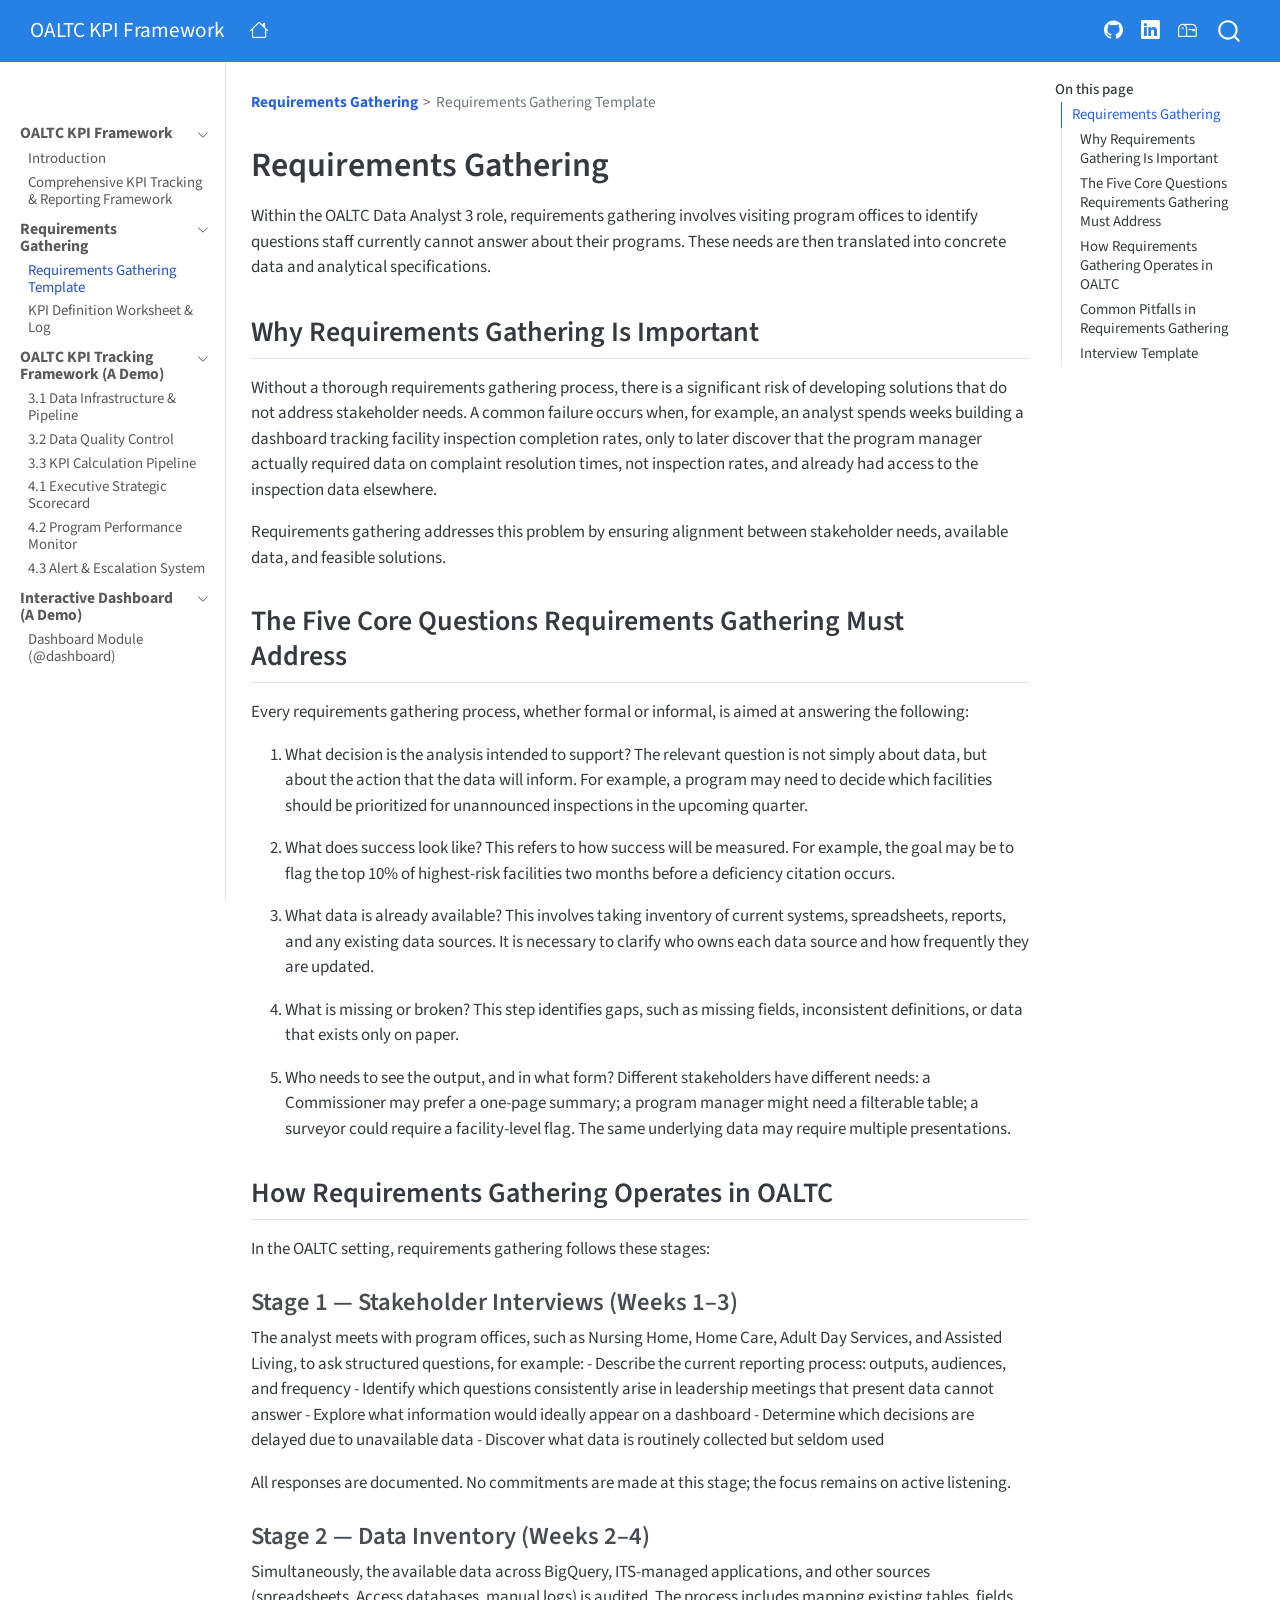
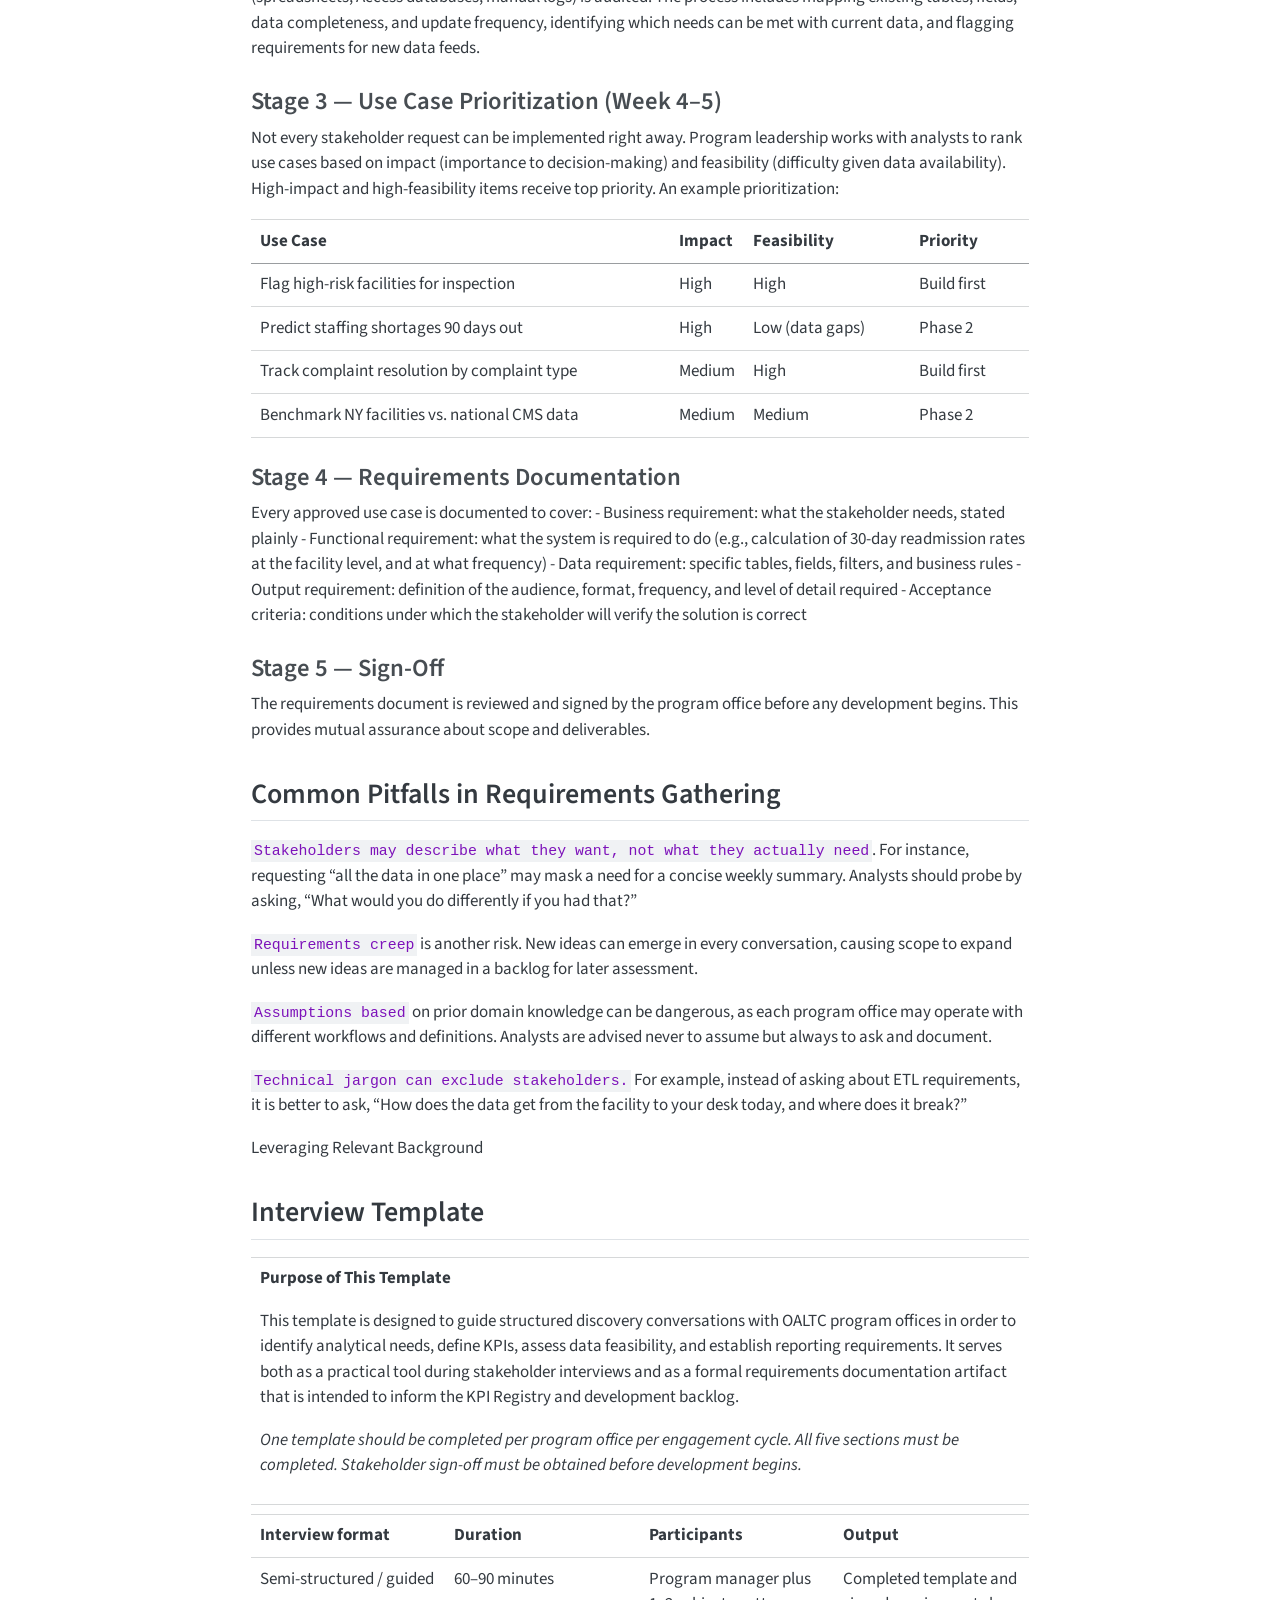
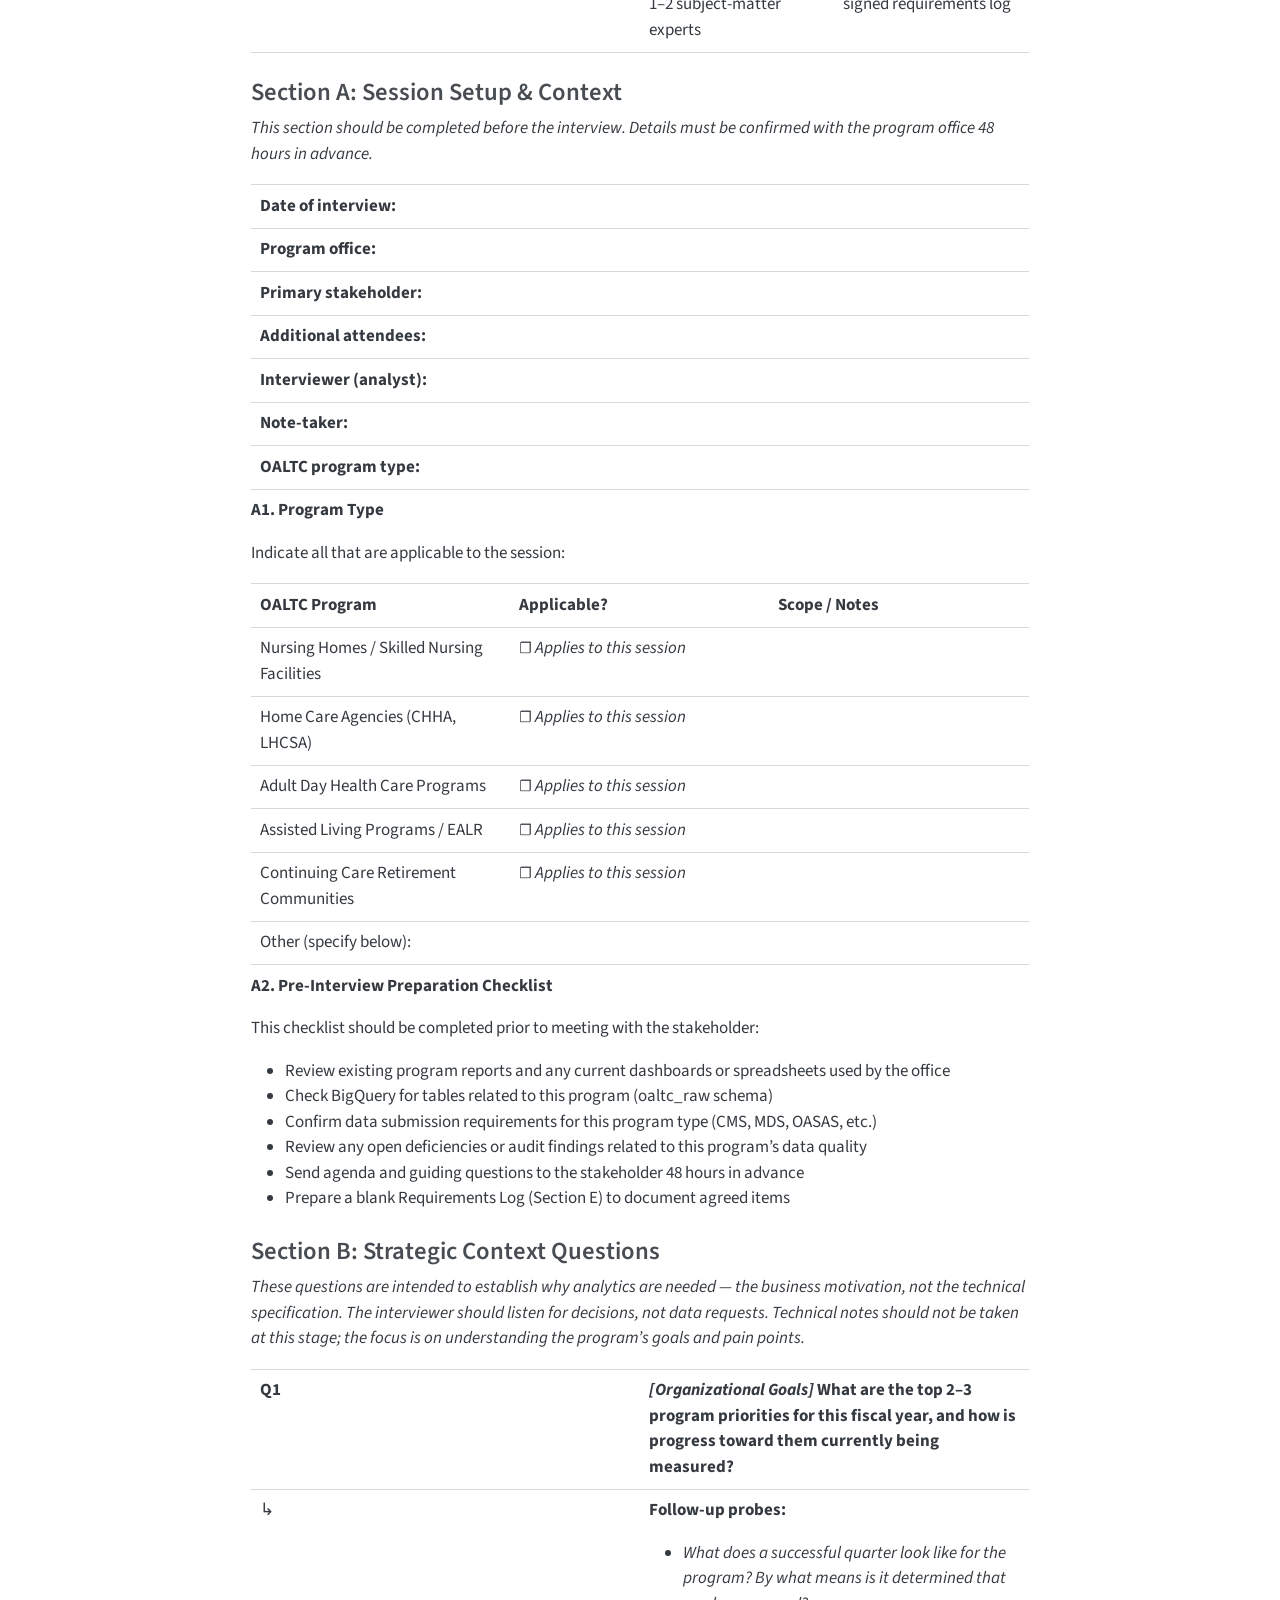
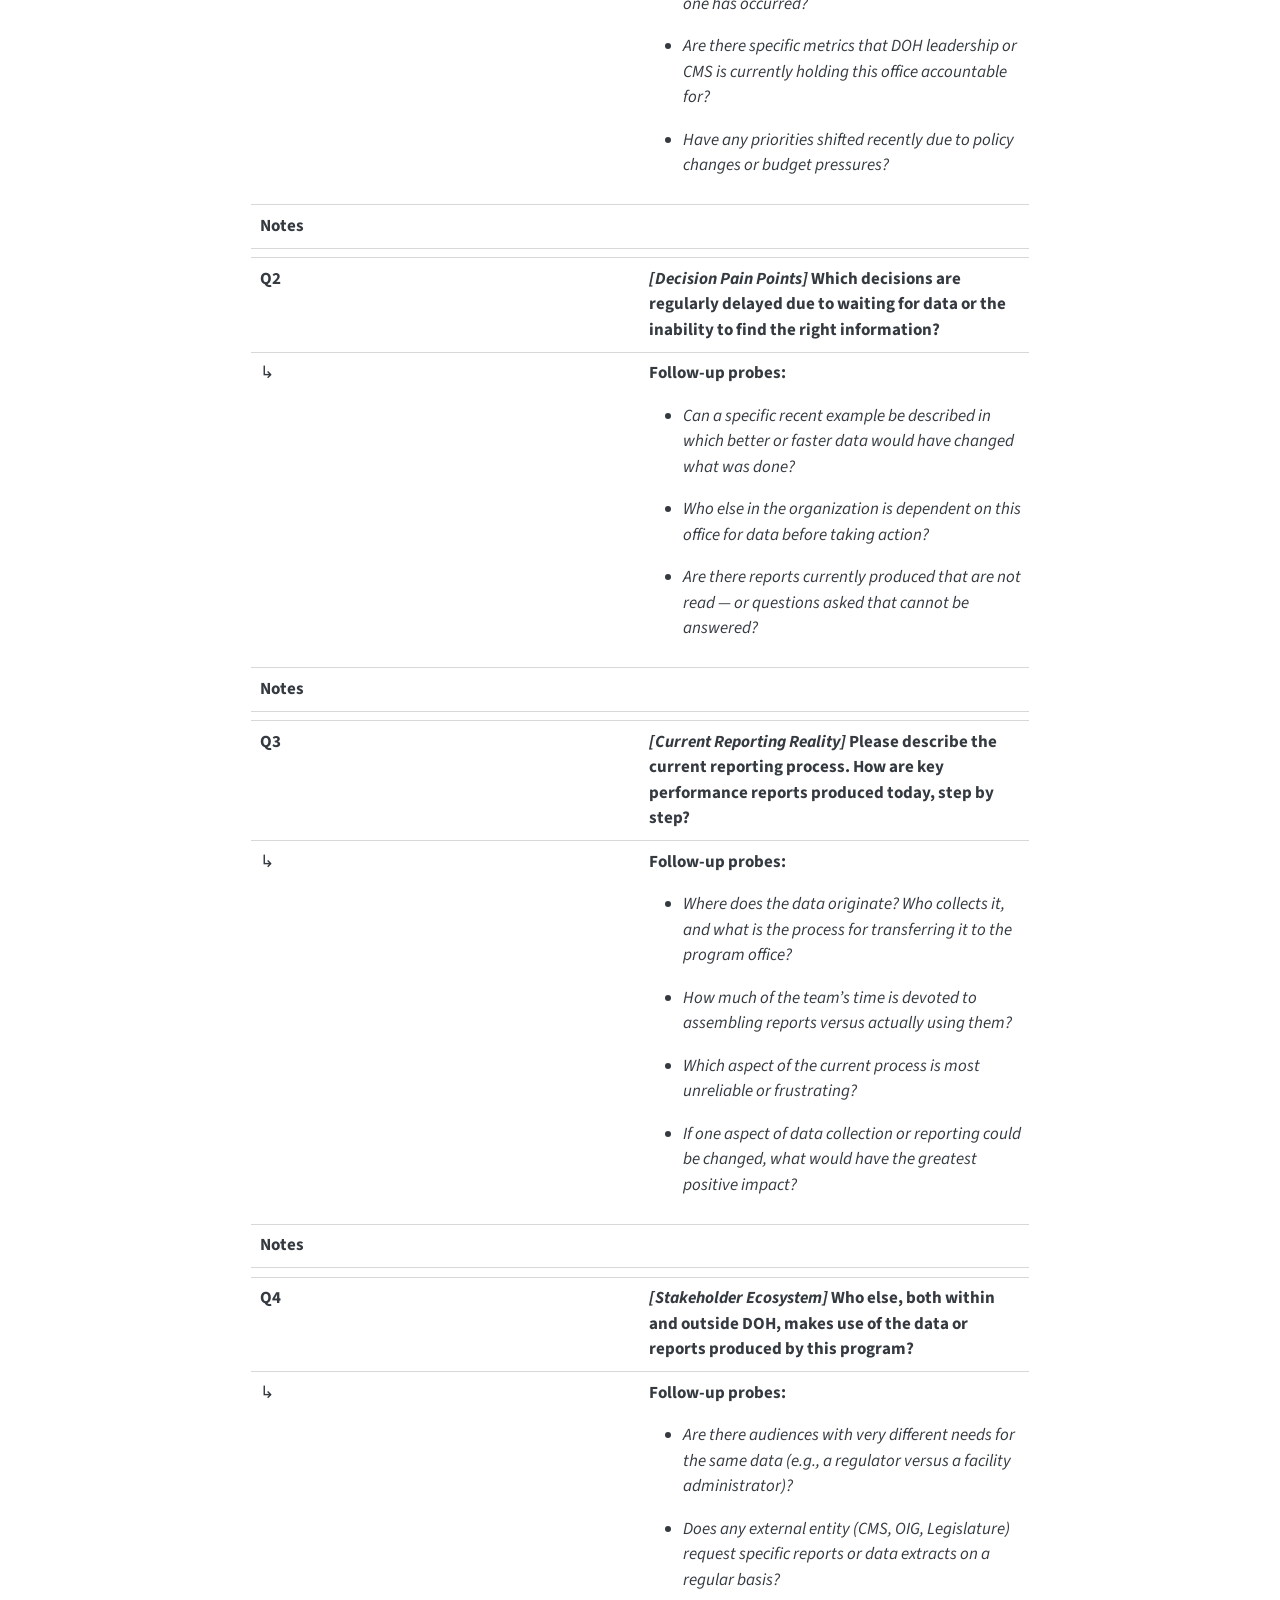
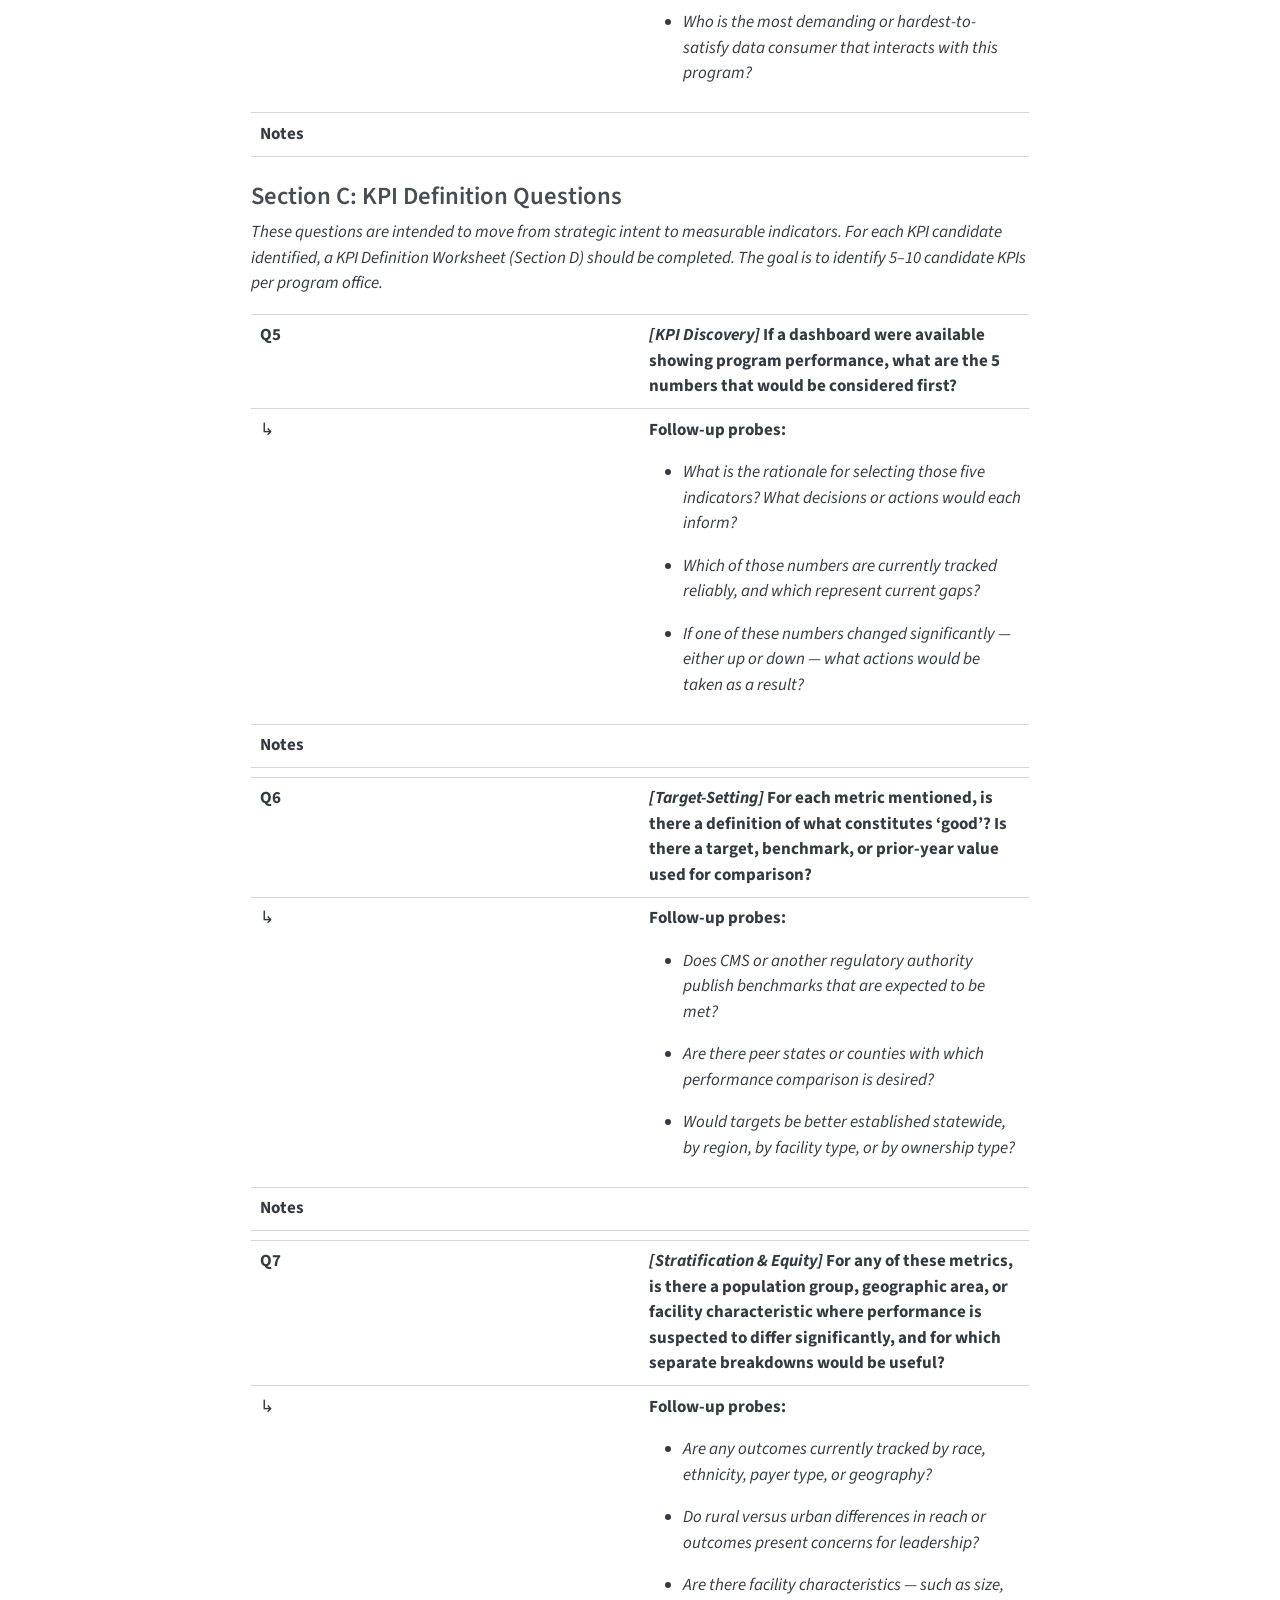
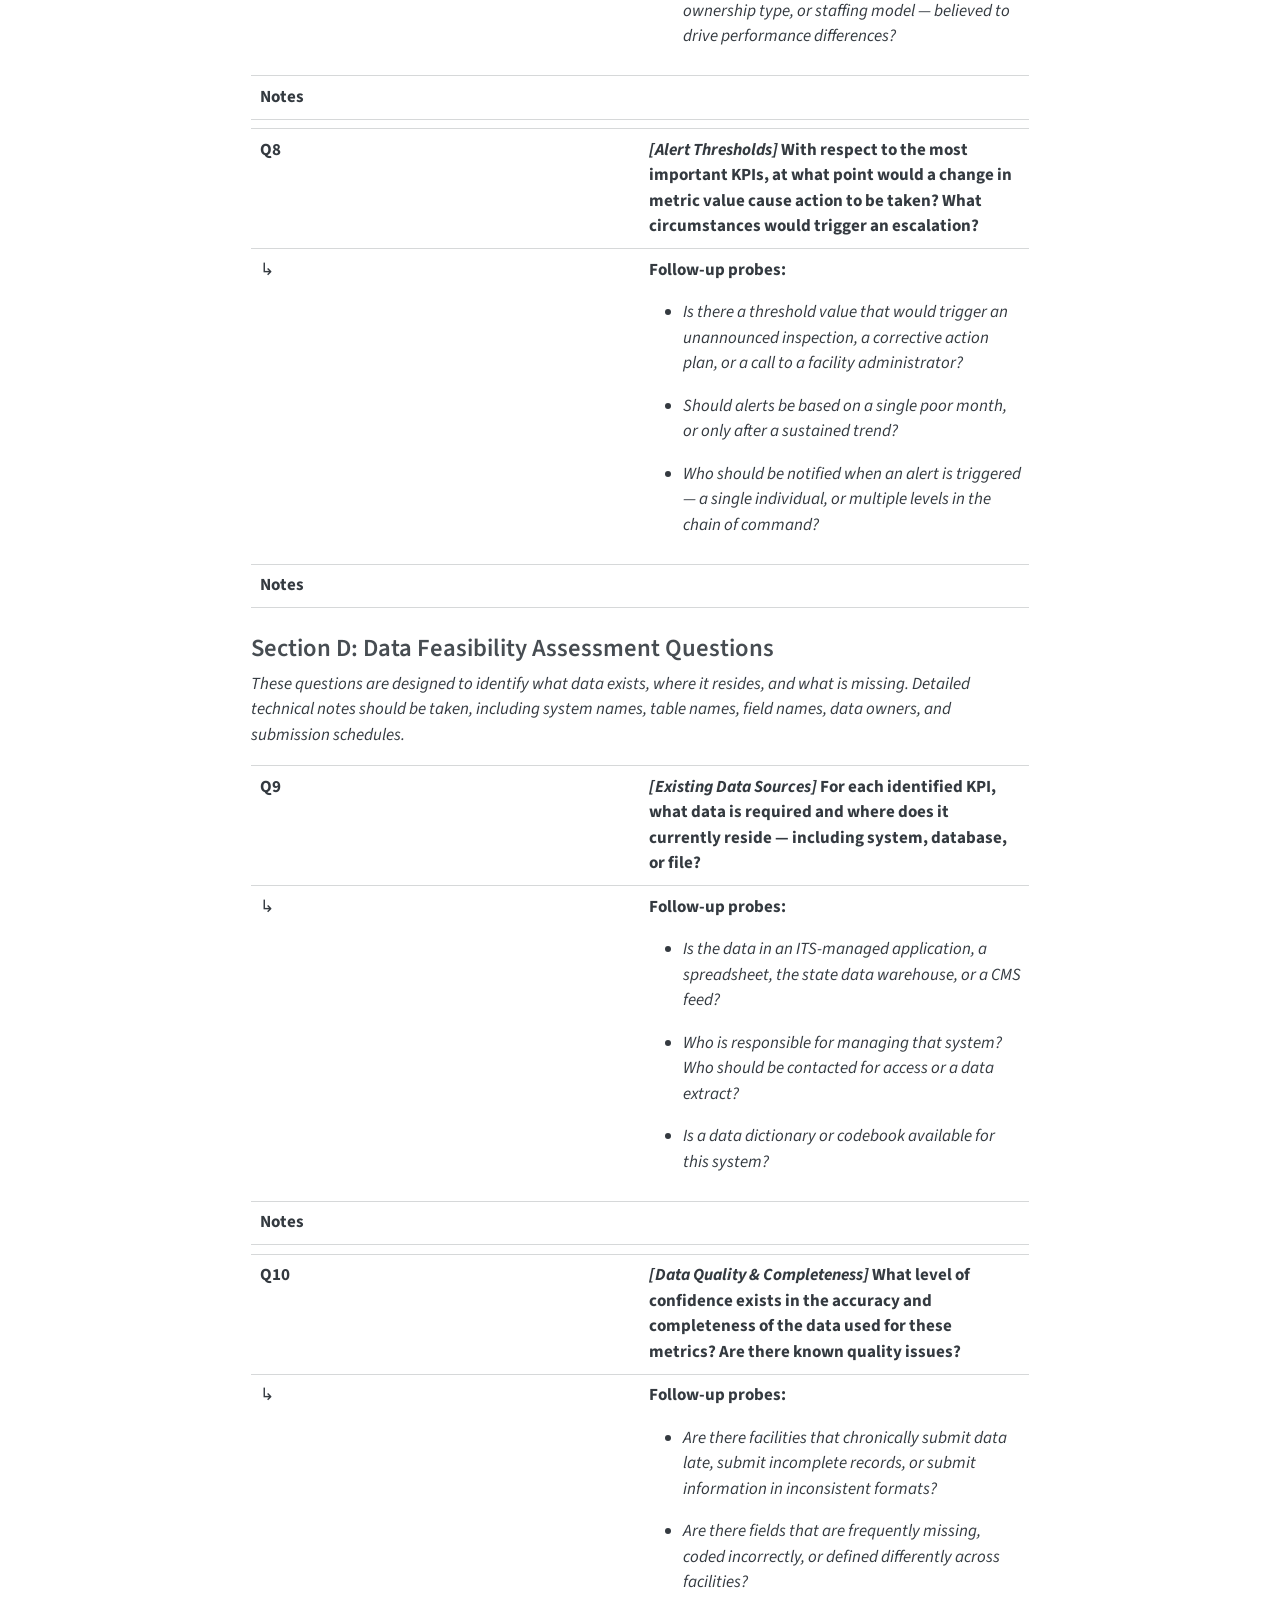
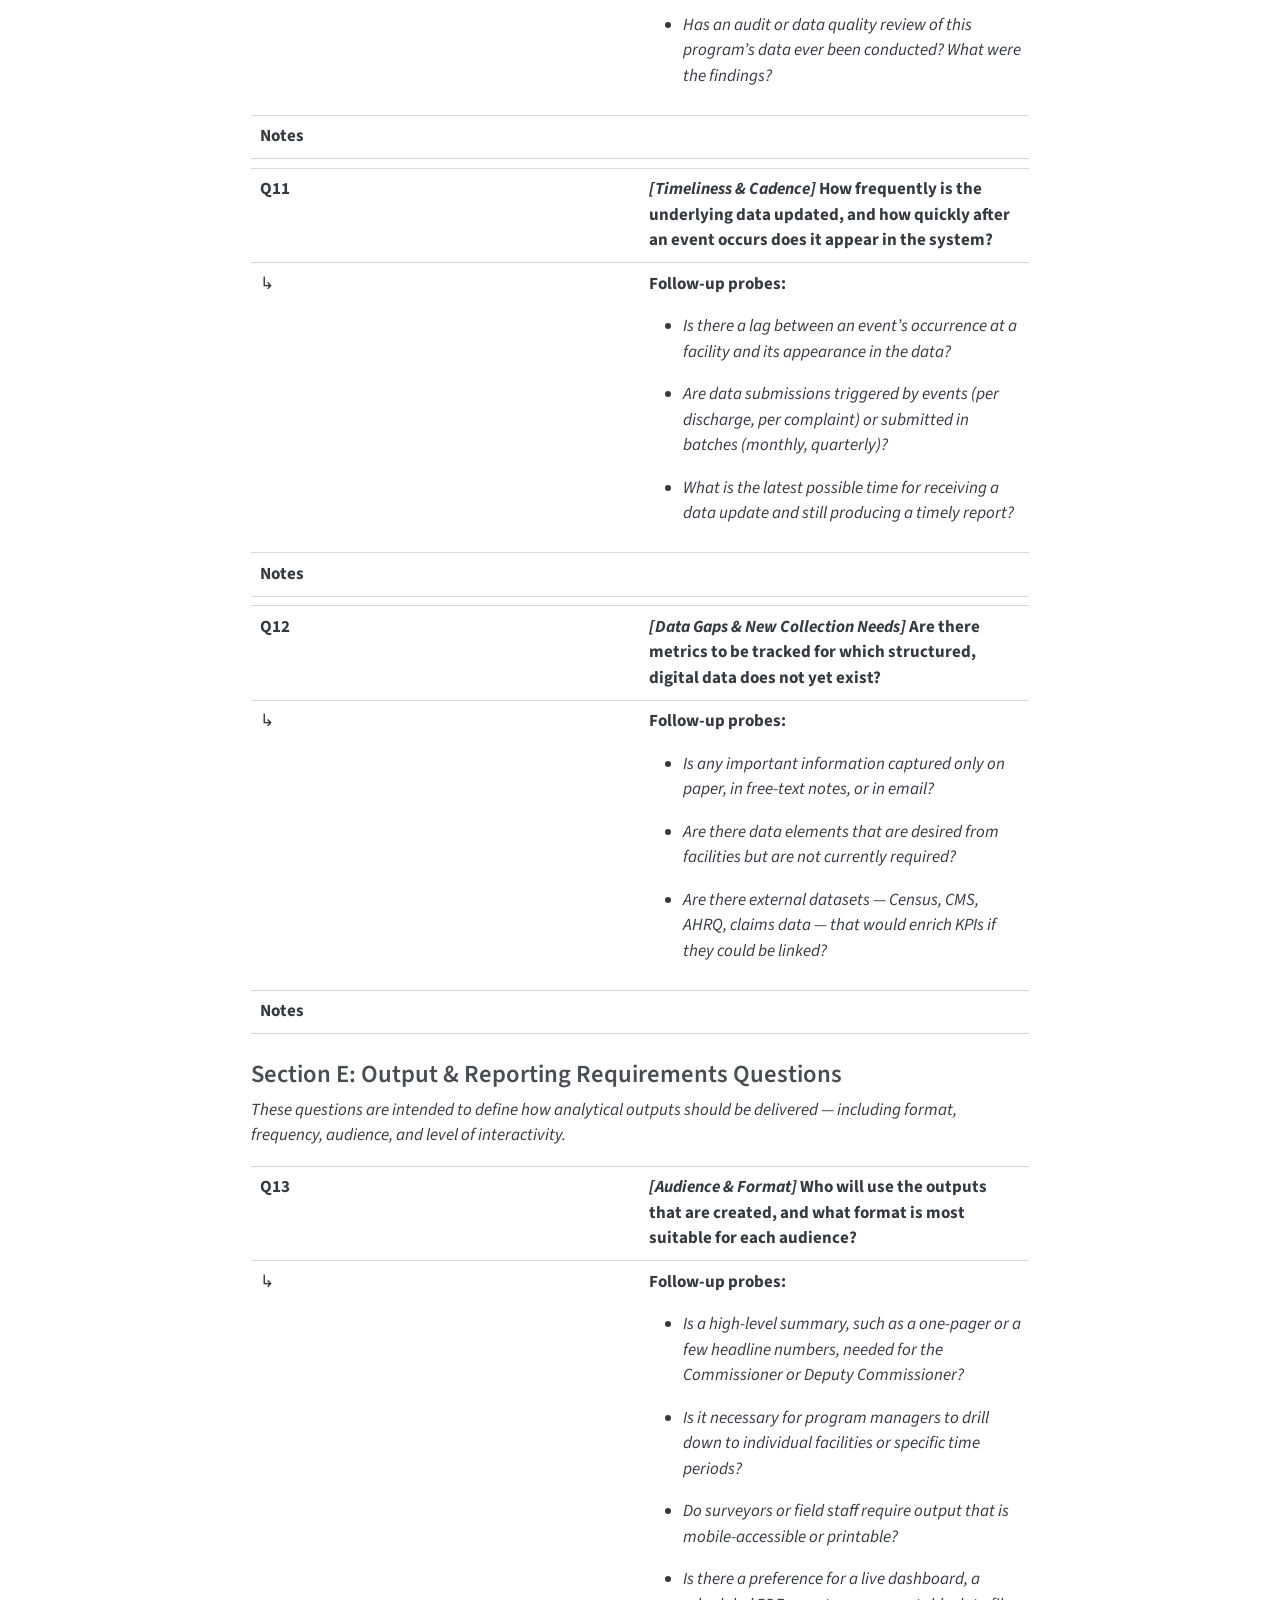
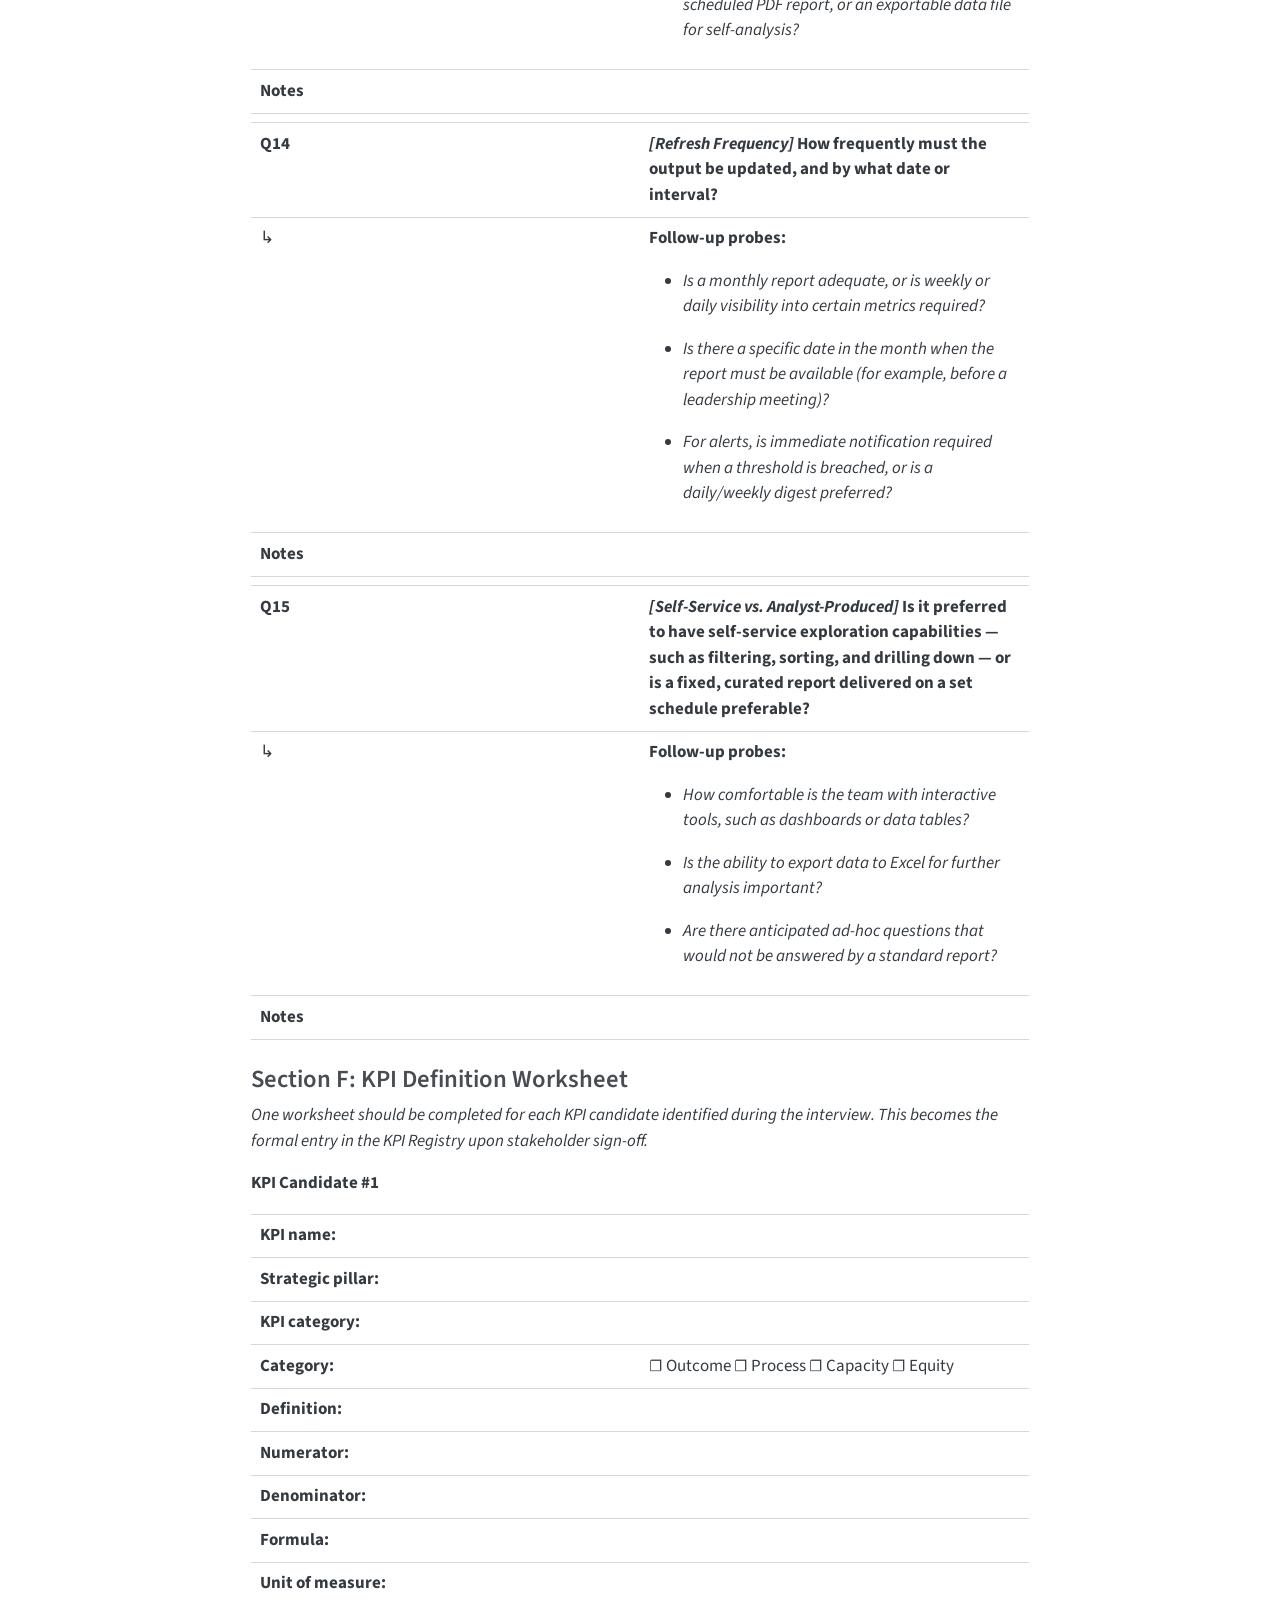
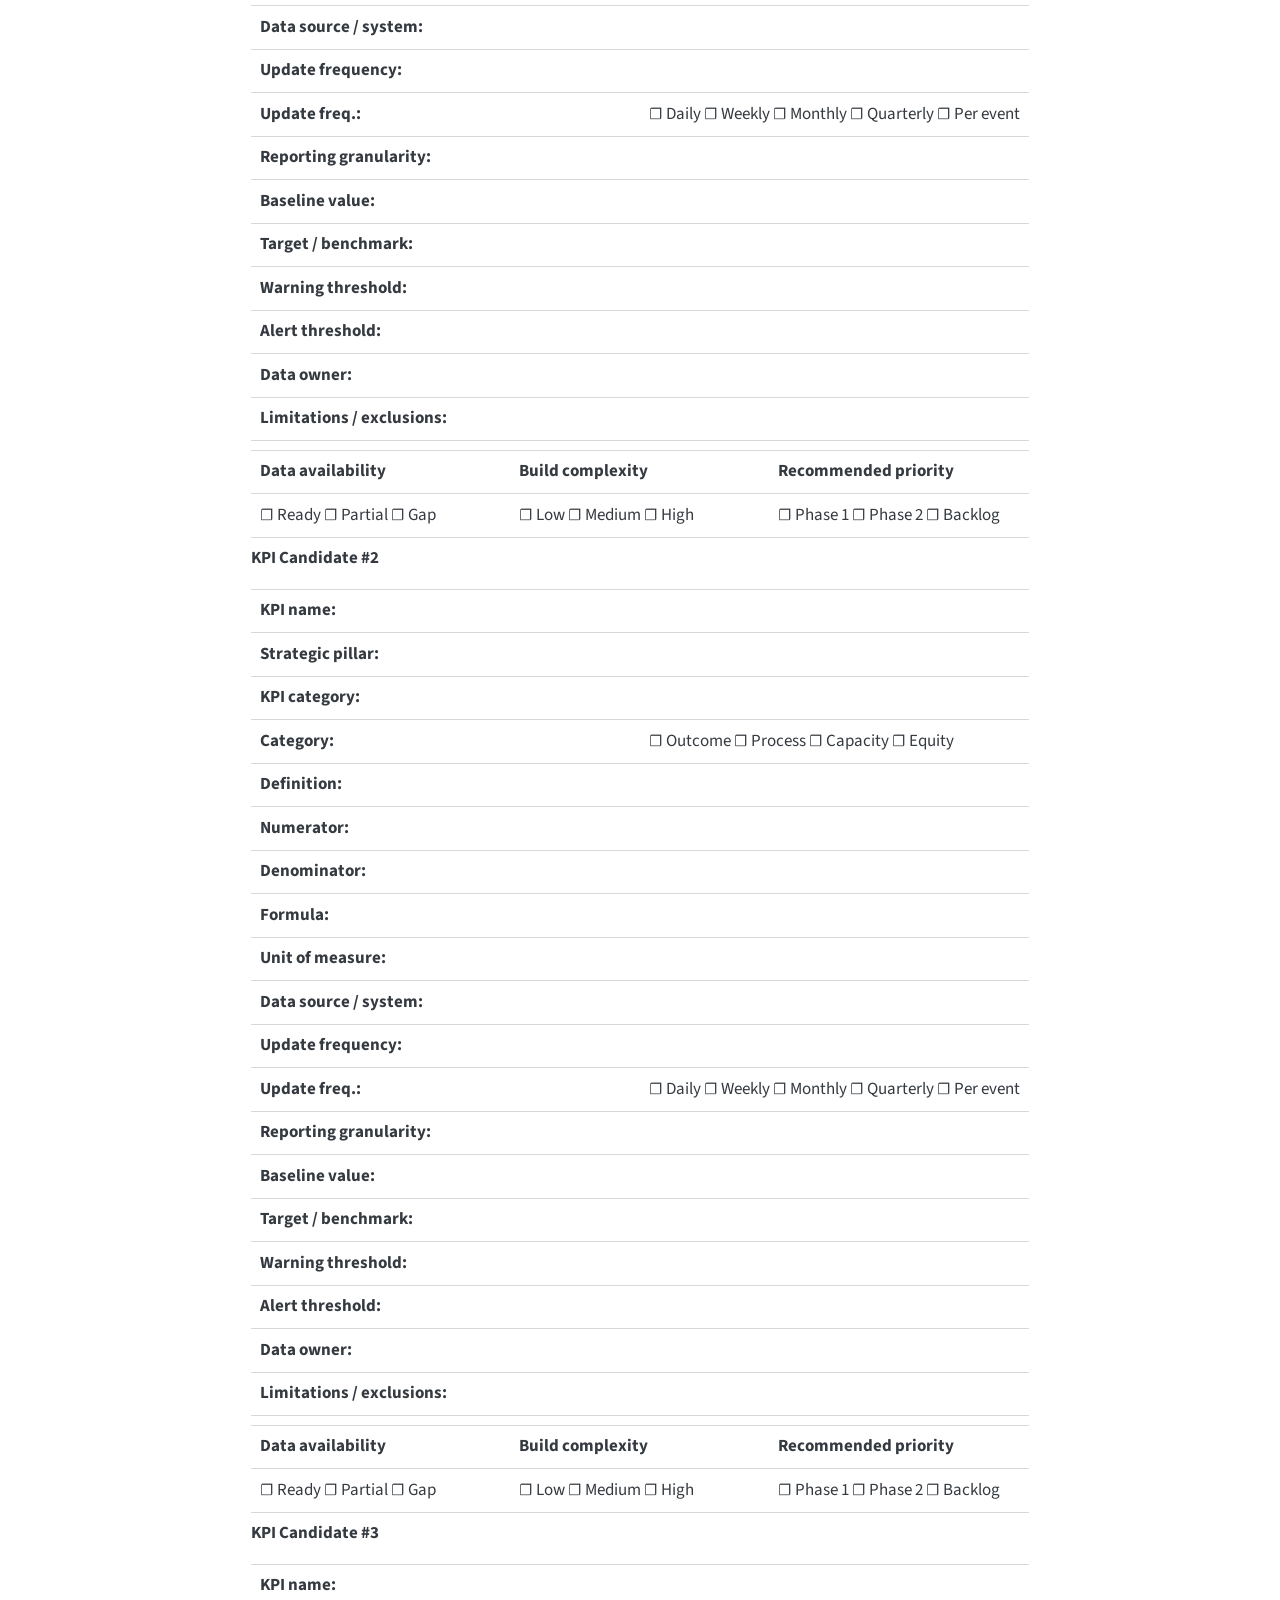
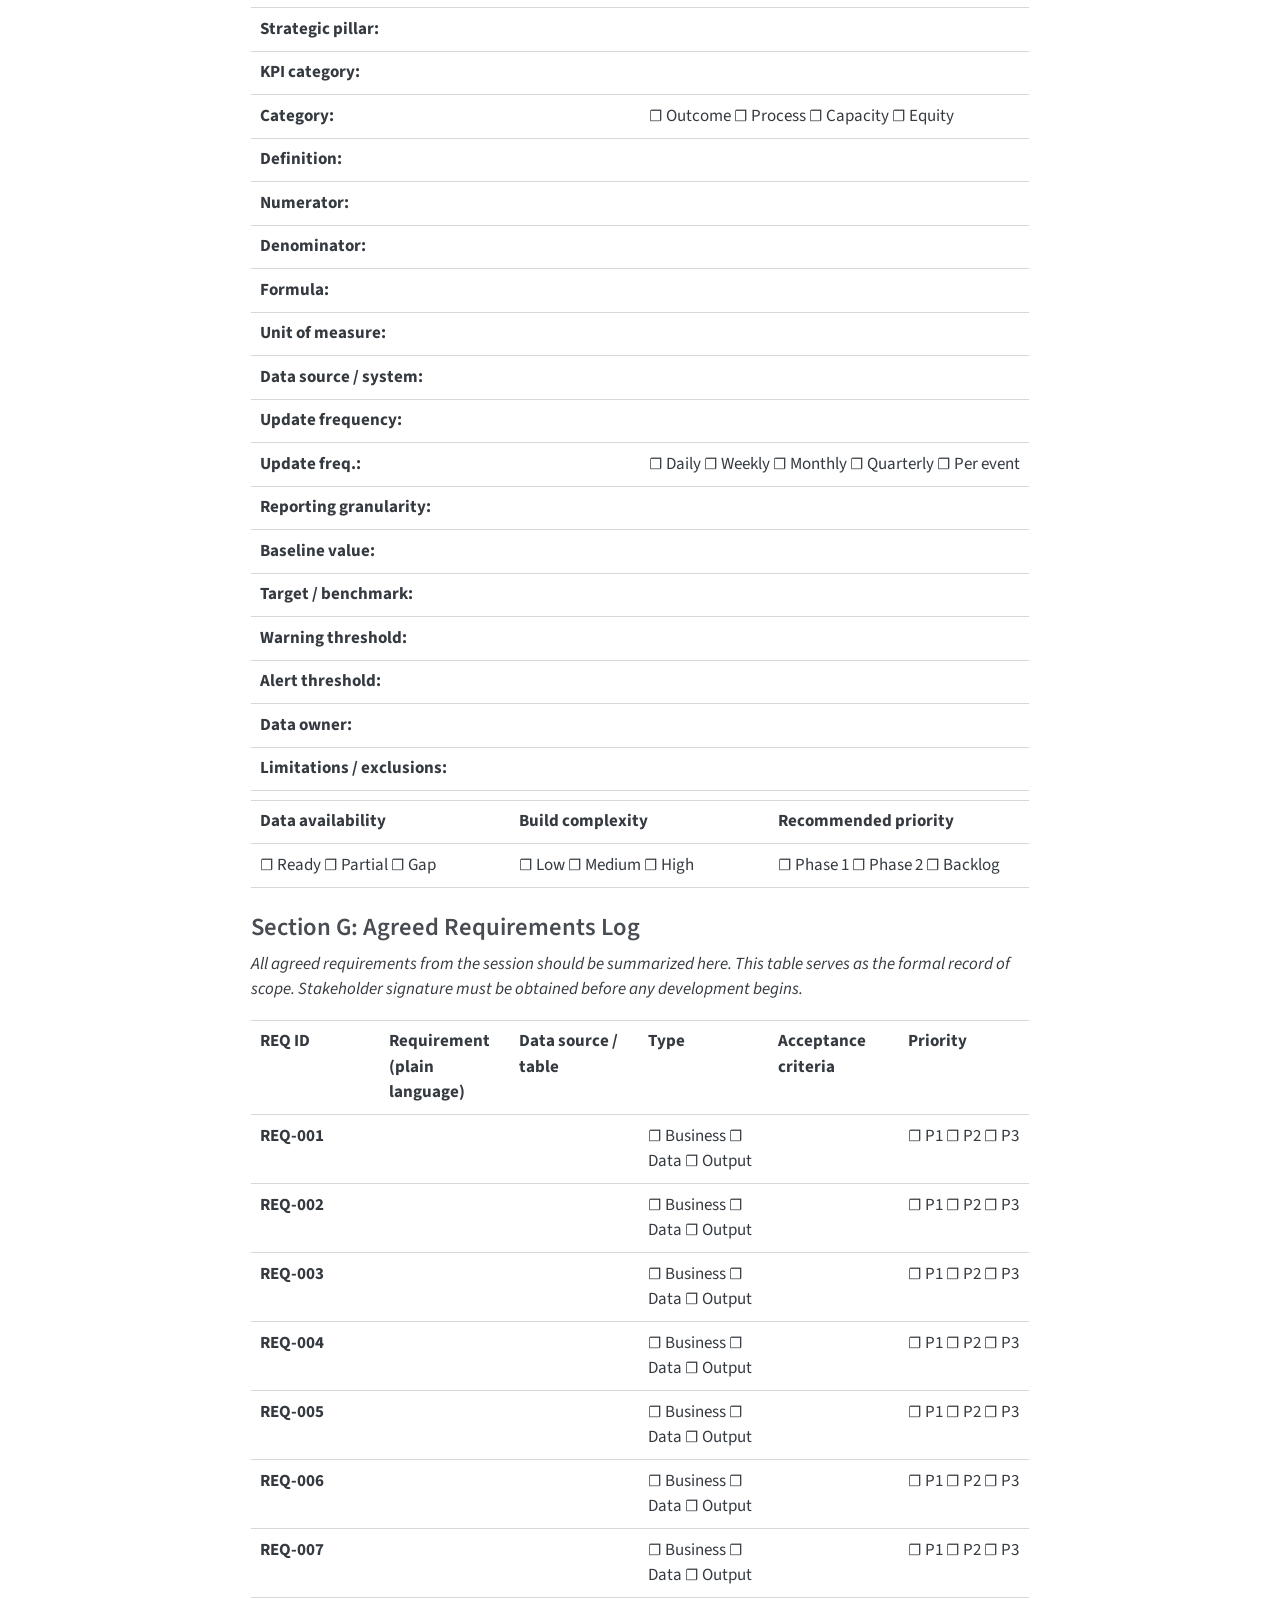
<file: docs/02-requirements-gathering.html>
<!DOCTYPE html>
<html xmlns="http://www.w3.org/1999/xhtml" lang="en" xml:lang="en"><head>

<meta charset="utf-8">
<meta name="generator" content="quarto-1.8.27">

<meta name="viewport" content="width=device-width, initial-scale=1.0, user-scalable=yes">


<title>requirements-gathering – OALTC KPI Framework</title>
<style>
code{white-space: pre-wrap;}
span.smallcaps{font-variant: small-caps;}
div.columns{display: flex; gap: min(4vw, 1.5em);}
div.column{flex: auto; overflow-x: auto;}
div.hanging-indent{margin-left: 1.5em; text-indent: -1.5em;}
ul.task-list{list-style: none;}
ul.task-list li input[type="checkbox"] {
  width: 0.8em;
  margin: 0 0.8em 0.2em -1em; /* quarto-specific, see https://github.com/quarto-dev/quarto-cli/issues/4556 */ 
  vertical-align: middle;
}
</style>


<script src="site_libs/quarto-nav/quarto-nav.js"></script>
<script src="site_libs/clipboard/clipboard.min.js"></script>
<script src="site_libs/quarto-search/autocomplete.umd.js"></script>
<script src="site_libs/quarto-search/fuse.min.js"></script>
<script src="site_libs/quarto-search/quarto-search.js"></script>
<meta name="quarto:offset" content="./">
<link href="./02-kpi-definition-worksheet.html" rel="next">
<link href="./01-framework-governance.html" rel="prev">
<script src="site_libs/quarto-html/quarto.js" type="module"></script>
<script src="site_libs/quarto-html/tabsets/tabsets.js" type="module"></script>
<script src="site_libs/quarto-html/axe/axe-check.js" type="module"></script>
<script src="site_libs/quarto-html/popper.min.js"></script>
<script src="site_libs/quarto-html/tippy.umd.min.js"></script>
<script src="site_libs/quarto-html/anchor.min.js"></script>
<link href="site_libs/quarto-html/tippy.css" rel="stylesheet">
<link href="site_libs/quarto-html/quarto-syntax-highlighting-ed96de9b727972fe78a7b5d16c58bf87.css" rel="stylesheet" id="quarto-text-highlighting-styles">
<script src="site_libs/bootstrap/bootstrap.min.js"></script>
<link href="site_libs/bootstrap/bootstrap-icons.css" rel="stylesheet">
<link href="site_libs/bootstrap/bootstrap-53ed95f2168beffb914300a26d79ad5b.min.css" rel="stylesheet" append-hash="true" id="quarto-bootstrap" data-mode="light">
<script id="quarto-search-options" type="application/json">{
  "location": "navbar",
  "copy-button": false,
  "collapse-after": 3,
  "panel-placement": "end",
  "type": "overlay",
  "limit": 50,
  "keyboard-shortcut": [
    "f",
    "/",
    "s"
  ],
  "show-item-context": false,
  "language": {
    "search-no-results-text": "No results",
    "search-matching-documents-text": "matching documents",
    "search-copy-link-title": "Copy link to search",
    "search-hide-matches-text": "Hide additional matches",
    "search-more-match-text": "more match in this document",
    "search-more-matches-text": "more matches in this document",
    "search-clear-button-title": "Clear",
    "search-text-placeholder": "",
    "search-detached-cancel-button-title": "Cancel",
    "search-submit-button-title": "Submit",
    "search-label": "Search"
  }
}</script>


</head>

<body class="nav-sidebar docked nav-fixed quarto-light">

<div id="quarto-search-results"></div>
  <header id="quarto-header" class="headroom fixed-top">
    <nav class="navbar navbar-expand-lg " data-bs-theme="dark">
      <div class="navbar-container container-fluid">
      <div class="navbar-brand-container mx-auto">
    <a class="navbar-brand" href="./index.html">
    <span class="navbar-title">OALTC KPI Framework</span>
    </a>
  </div>
            <div id="quarto-search" class="" title="Search"></div>
          <button class="navbar-toggler" type="button" data-bs-toggle="collapse" data-bs-target="#navbarCollapse" aria-controls="navbarCollapse" role="menu" aria-expanded="false" aria-label="Toggle navigation" onclick="if (window.quartoToggleHeadroom) { window.quartoToggleHeadroom(); }">
  <span class="navbar-toggler-icon"></span>
</button>
          <div class="collapse navbar-collapse" id="navbarCollapse">
            <ul class="navbar-nav navbar-nav-scroll me-auto">
  <li class="nav-item compact">
    <a class="nav-link" href="https://sites.google.com/view/r-data-sci-env/home"> <i class="bi bi-house" role="img">
</i> 
<span class="menu-text"></span></a>
  </li>  
</ul>
            <ul class="navbar-nav navbar-nav-scroll ms-auto">
  <li class="nav-item compact">
    <a class="nav-link" href="https://github.com/zia207"> <i class="bi bi-github" role="img">
</i> 
<span class="menu-text"></span></a>
  </li>  
  <li class="nav-item compact">
    <a class="nav-link" href="https://www.linkedin.com/in/zia-ahmed207"> <i class="bi bi-linkedin" role="img">
</i> 
<span class="menu-text"></span></a>
  </li>  
  <li class="nav-item compact">
    <a class="nav-link" href="mailto:zia207@gmail.com"> <i class="bi bi-mailbox" role="img">
</i> 
<span class="menu-text"></span></a>
  </li>  
</ul>
          </div> <!-- /navcollapse -->
            <div class="quarto-navbar-tools">
</div>
      </div> <!-- /container-fluid -->
    </nav>
  <nav class="quarto-secondary-nav">
    <div class="container-fluid d-flex">
      <button type="button" class="quarto-btn-toggle btn" data-bs-toggle="collapse" role="button" data-bs-target=".quarto-sidebar-collapse-item" aria-controls="quarto-sidebar" aria-expanded="false" aria-label="Toggle sidebar navigation" onclick="if (window.quartoToggleHeadroom) { window.quartoToggleHeadroom(); }">
        <i class="bi bi-layout-text-sidebar-reverse"></i>
      </button>
        <nav class="quarto-page-breadcrumbs" aria-label="breadcrumb"><ol class="breadcrumb"><li class="breadcrumb-item"><a href="./02-requirements-gathering.html"><strong>Requirements Gathering</strong></a></li><li class="breadcrumb-item"><a href="./02-requirements-gathering.html">Requirements Gathering Template</a></li></ol></nav>
        <a class="flex-grow-1" role="navigation" data-bs-toggle="collapse" data-bs-target=".quarto-sidebar-collapse-item" aria-controls="quarto-sidebar" aria-expanded="false" aria-label="Toggle sidebar navigation" onclick="if (window.quartoToggleHeadroom) { window.quartoToggleHeadroom(); }">      
        </a>
      <button type="button" class="btn quarto-search-button" aria-label="Search" onclick="window.quartoOpenSearch();">
        <i class="bi bi-search"></i>
      </button>
    </div>
  </nav>
</header>
<!-- content -->
<div id="quarto-content" class="quarto-container page-columns page-rows-contents page-layout-article page-navbar">
<!-- sidebar -->
  <nav id="quarto-sidebar" class="sidebar collapse collapse-horizontal quarto-sidebar-collapse-item sidebar-navigation docked overflow-auto">
        <div class="mt-2 flex-shrink-0 align-items-center">
        <div class="sidebar-search">
        <div id="quarto-search" class="" title="Search"></div>
        </div>
        </div>
    <div class="sidebar-menu-container"> 
    <ul class="list-unstyled mt-1">
        <li class="sidebar-item sidebar-item-section">
      <div class="sidebar-item-container"> 
            <a class="sidebar-item-text sidebar-link text-start" data-bs-toggle="collapse" data-bs-target="#quarto-sidebar-section-1" role="navigation" aria-expanded="true">
 <span class="menu-text"><strong>OALTC KPI Framework</strong></span></a>
          <a class="sidebar-item-toggle text-start" data-bs-toggle="collapse" data-bs-target="#quarto-sidebar-section-1" role="navigation" aria-expanded="true" aria-label="Toggle section">
            <i class="bi bi-chevron-right ms-2"></i>
          </a> 
      </div>
      <ul id="quarto-sidebar-section-1" class="collapse list-unstyled sidebar-section depth1 show">  
          <li class="sidebar-item">
  <div class="sidebar-item-container"> 
  <a href="./index.html" class="sidebar-item-text sidebar-link">
 <span class="menu-text">Introduction</span></a>
  </div>
</li>
          <li class="sidebar-item">
  <div class="sidebar-item-container"> 
  <a href="./01-framework-governance.html" class="sidebar-item-text sidebar-link">
 <span class="menu-text">Comprehensive KPI Tracking &amp; Reporting Framework</span></a>
  </div>
</li>
      </ul>
  </li>
        <li class="sidebar-item sidebar-item-section">
      <div class="sidebar-item-container"> 
            <a class="sidebar-item-text sidebar-link text-start" data-bs-toggle="collapse" data-bs-target="#quarto-sidebar-section-2" role="navigation" aria-expanded="true">
 <span class="menu-text"><strong>Requirements Gathering</strong></span></a>
          <a class="sidebar-item-toggle text-start" data-bs-toggle="collapse" data-bs-target="#quarto-sidebar-section-2" role="navigation" aria-expanded="true" aria-label="Toggle section">
            <i class="bi bi-chevron-right ms-2"></i>
          </a> 
      </div>
      <ul id="quarto-sidebar-section-2" class="collapse list-unstyled sidebar-section depth1 show">  
          <li class="sidebar-item">
  <div class="sidebar-item-container"> 
  <a href="./02-requirements-gathering.html" class="sidebar-item-text sidebar-link active">
 <span class="menu-text">Requirements Gathering Template</span></a>
  </div>
</li>
          <li class="sidebar-item">
  <div class="sidebar-item-container"> 
  <a href="./02-kpi-definition-worksheet.html" class="sidebar-item-text sidebar-link">
 <span class="menu-text">KPI Definition Worksheet &amp; Log</span></a>
  </div>
</li>
      </ul>
  </li>
        <li class="sidebar-item sidebar-item-section">
      <div class="sidebar-item-container"> 
            <a class="sidebar-item-text sidebar-link text-start" data-bs-toggle="collapse" data-bs-target="#quarto-sidebar-section-3" role="navigation" aria-expanded="true">
 <span class="menu-text"><strong>OALTC KPI Tracking Framework (A Demo)</strong></span></a>
          <a class="sidebar-item-toggle text-start" data-bs-toggle="collapse" data-bs-target="#quarto-sidebar-section-3" role="navigation" aria-expanded="true" aria-label="Toggle section">
            <i class="bi bi-chevron-right ms-2"></i>
          </a> 
      </div>
      <ul id="quarto-sidebar-section-3" class="collapse list-unstyled sidebar-section depth1 show">  
          <li class="sidebar-item">
  <div class="sidebar-item-container"> 
  <a href="./03-01-data-infrastructure-pipeline.html" class="sidebar-item-text sidebar-link">
 <span class="menu-text">3.1 Data Infrastructure &amp; Pipeline</span></a>
  </div>
</li>
          <li class="sidebar-item">
  <div class="sidebar-item-container"> 
  <a href="./03-02-data-quality-control.html" class="sidebar-item-text sidebar-link">
 <span class="menu-text">3.2 Data Quality Control</span></a>
  </div>
</li>
          <li class="sidebar-item">
  <div class="sidebar-item-container"> 
  <a href="./03-03-kpi-calculation.html" class="sidebar-item-text sidebar-link">
 <span class="menu-text">3.3 KPI Calculation Pipeline</span></a>
  </div>
</li>
          <li class="sidebar-item">
  <div class="sidebar-item-container"> 
  <a href="./04-01-executive-scorecard.html" class="sidebar-item-text sidebar-link">
 <span class="menu-text">4.1 Executive Strategic Scorecard</span></a>
  </div>
</li>
          <li class="sidebar-item">
  <div class="sidebar-item-container"> 
  <a href="./04-02-program-monitor.html" class="sidebar-item-text sidebar-link">
 <span class="menu-text">4.2 Program Performance Monitor</span></a>
  </div>
</li>
          <li class="sidebar-item">
  <div class="sidebar-item-container"> 
  <a href="./04-03-alert-system.html" class="sidebar-item-text sidebar-link">
 <span class="menu-text">4.3 Alert &amp; Escalation System</span></a>
  </div>
</li>
      </ul>
  </li>
        <li class="sidebar-item sidebar-item-section">
      <div class="sidebar-item-container"> 
            <a class="sidebar-item-text sidebar-link text-start" data-bs-toggle="collapse" data-bs-target="#quarto-sidebar-section-4" role="navigation" aria-expanded="true">
 <span class="menu-text"><strong>Interactive Dashboard (A Demo)</strong></span></a>
          <a class="sidebar-item-toggle text-start" data-bs-toggle="collapse" data-bs-target="#quarto-sidebar-section-4" role="navigation" aria-expanded="true" aria-label="Toggle section">
            <i class="bi bi-chevron-right ms-2"></i>
          </a> 
      </div>
      <ul id="quarto-sidebar-section-4" class="collapse list-unstyled sidebar-section depth1 show">  
          <li class="sidebar-item">
  <div class="sidebar-item-container"> 
  <a href="./05-dashboard.html" class="sidebar-item-text sidebar-link">
 <span class="menu-text">Dashboard Module (<span class="citation" data-cites="dashboard">@dashboard</span>)</span></a>
  </div>
</li>
      </ul>
  </li>
    </ul>
    </div>
</nav>
<div id="quarto-sidebar-glass" class="quarto-sidebar-collapse-item" data-bs-toggle="collapse" data-bs-target=".quarto-sidebar-collapse-item"></div>
<!-- margin-sidebar -->
    <div id="quarto-margin-sidebar" class="sidebar margin-sidebar">
        <nav id="TOC" role="doc-toc" class="toc-active">
    <h2 id="toc-title">On this page</h2>
   
  <ul>
  <li><a href="#requirements-gathering" id="toc-requirements-gathering" class="nav-link active" data-scroll-target="#requirements-gathering">Requirements Gathering</a>
  <ul class="collapse">
  <li><a href="#why-requirements-gathering-is-important" id="toc-why-requirements-gathering-is-important" class="nav-link" data-scroll-target="#why-requirements-gathering-is-important">Why Requirements Gathering Is Important</a></li>
  <li><a href="#the-five-core-questions-requirements-gathering-must-address" id="toc-the-five-core-questions-requirements-gathering-must-address" class="nav-link" data-scroll-target="#the-five-core-questions-requirements-gathering-must-address">The Five Core Questions Requirements Gathering Must Address</a></li>
  <li><a href="#how-requirements-gathering-operates-in-oaltc" id="toc-how-requirements-gathering-operates-in-oaltc" class="nav-link" data-scroll-target="#how-requirements-gathering-operates-in-oaltc">How Requirements Gathering Operates in OALTC</a>
  <ul class="collapse">
  <li><a href="#stage-1-stakeholder-interviews-weeks-13" id="toc-stage-1-stakeholder-interviews-weeks-13" class="nav-link" data-scroll-target="#stage-1-stakeholder-interviews-weeks-13">Stage 1 — Stakeholder Interviews (Weeks 1–3)</a></li>
  <li><a href="#stage-2-data-inventory-weeks-24" id="toc-stage-2-data-inventory-weeks-24" class="nav-link" data-scroll-target="#stage-2-data-inventory-weeks-24">Stage 2 — Data Inventory (Weeks 2–4)</a></li>
  <li><a href="#stage-3-use-case-prioritization-week-45" id="toc-stage-3-use-case-prioritization-week-45" class="nav-link" data-scroll-target="#stage-3-use-case-prioritization-week-45">Stage 3 — Use Case Prioritization (Week 4–5)</a></li>
  <li><a href="#stage-4-requirements-documentation" id="toc-stage-4-requirements-documentation" class="nav-link" data-scroll-target="#stage-4-requirements-documentation">Stage 4 — Requirements Documentation</a></li>
  <li><a href="#stage-5-sign-off" id="toc-stage-5-sign-off" class="nav-link" data-scroll-target="#stage-5-sign-off">Stage 5 — Sign-Off</a></li>
  </ul></li>
  <li><a href="#common-pitfalls-in-requirements-gathering" id="toc-common-pitfalls-in-requirements-gathering" class="nav-link" data-scroll-target="#common-pitfalls-in-requirements-gathering">Common Pitfalls in Requirements Gathering</a></li>
  <li><a href="#interview-template" id="toc-interview-template" class="nav-link" data-scroll-target="#interview-template">Interview Template</a>
  <ul class="collapse">
  <li><a href="#section-a-session-setup-context" id="toc-section-a-session-setup-context" class="nav-link" data-scroll-target="#section-a-session-setup-context">Section A: Session Setup &amp; Context</a></li>
  <li><a href="#section-b-strategic-context-questions" id="toc-section-b-strategic-context-questions" class="nav-link" data-scroll-target="#section-b-strategic-context-questions">Section B: Strategic Context Questions</a></li>
  <li><a href="#section-c-kpi-definition-questions" id="toc-section-c-kpi-definition-questions" class="nav-link" data-scroll-target="#section-c-kpi-definition-questions">Section C: KPI Definition Questions</a></li>
  <li><a href="#section-d-data-feasibility-assessment-questions" id="toc-section-d-data-feasibility-assessment-questions" class="nav-link" data-scroll-target="#section-d-data-feasibility-assessment-questions">Section D: Data Feasibility Assessment Questions</a></li>
  <li><a href="#section-e-output-reporting-requirements-questions" id="toc-section-e-output-reporting-requirements-questions" class="nav-link" data-scroll-target="#section-e-output-reporting-requirements-questions">Section E: Output &amp; Reporting Requirements Questions</a></li>
  <li><a href="#section-f-kpi-definition-worksheet" id="toc-section-f-kpi-definition-worksheet" class="nav-link" data-scroll-target="#section-f-kpi-definition-worksheet">Section F: KPI Definition Worksheet</a></li>
  <li><a href="#section-g-agreed-requirements-log" id="toc-section-g-agreed-requirements-log" class="nav-link" data-scroll-target="#section-g-agreed-requirements-log">Section G: Agreed Requirements Log</a></li>
  <li><a href="#section-h-stakeholder-sign-off" id="toc-section-h-stakeholder-sign-off" class="nav-link" data-scroll-target="#section-h-stakeholder-sign-off">Section H: Stakeholder Sign-Off</a></li>
  </ul></li>
  </ul></li>
  </ul>
</nav>
    </div>
<!-- main -->
<main class="content" id="quarto-document-content"><header id="title-block-header" class="quarto-title-block"><nav class="quarto-page-breadcrumbs quarto-title-breadcrumbs d-none d-lg-block" aria-label="breadcrumb"><ol class="breadcrumb"><li class="breadcrumb-item"><a href="./02-requirements-gathering.html"><strong>Requirements Gathering</strong></a></li><li class="breadcrumb-item"><a href="./02-requirements-gathering.html">Requirements Gathering Template</a></li></ol></nav></header>




<section id="requirements-gathering" class="level1">
<h1>Requirements Gathering</h1>
<p>Within the OALTC Data Analyst 3 role, requirements gathering involves visiting program offices to identify questions staff currently cannot answer about their programs. These needs are then translated into concrete data and analytical specifications.</p>
<section id="why-requirements-gathering-is-important" class="level2">
<h2 class="anchored" data-anchor-id="why-requirements-gathering-is-important">Why Requirements Gathering Is Important</h2>
<p>Without a thorough requirements gathering process, there is a significant risk of developing solutions that do not address stakeholder needs. A common failure occurs when, for example, an analyst spends weeks building a dashboard tracking facility inspection completion rates, only to later discover that the program manager actually required data on complaint resolution times, not inspection rates, and already had access to the inspection data elsewhere.</p>
<p>Requirements gathering addresses this problem by ensuring alignment between stakeholder needs, available data, and feasible solutions.</p>
</section>
<section id="the-five-core-questions-requirements-gathering-must-address" class="level2">
<h2 class="anchored" data-anchor-id="the-five-core-questions-requirements-gathering-must-address">The Five Core Questions Requirements Gathering Must Address</h2>
<p>Every requirements gathering process, whether formal or informal, is aimed at answering the following:</p>
<ol type="1">
<li><p>What decision is the analysis intended to support? The relevant question is not simply about data, but about the action that the data will inform. For example, a program may need to decide which facilities should be prioritized for unannounced inspections in the upcoming quarter.</p></li>
<li><p>What does success look like? This refers to how success will be measured. For example, the goal may be to flag the top 10% of highest-risk facilities two months before a deficiency citation occurs.</p></li>
<li><p>What data is already available? This involves taking inventory of current systems, spreadsheets, reports, and any existing data sources. It is necessary to clarify who owns each data source and how frequently they are updated.</p></li>
<li><p>What is missing or broken? This step identifies gaps, such as missing fields, inconsistent definitions, or data that exists only on paper.</p></li>
<li><p>Who needs to see the output, and in what form? Different stakeholders have different needs: a Commissioner may prefer a one-page summary; a program manager might need a filterable table; a surveyor could require a facility-level flag. The same underlying data may require multiple presentations.</p></li>
</ol>
</section>
<section id="how-requirements-gathering-operates-in-oaltc" class="level2">
<h2 class="anchored" data-anchor-id="how-requirements-gathering-operates-in-oaltc">How Requirements Gathering Operates in OALTC</h2>
<p>In the OALTC setting, requirements gathering follows these stages:</p>
<section id="stage-1-stakeholder-interviews-weeks-13" class="level3">
<h3 class="anchored" data-anchor-id="stage-1-stakeholder-interviews-weeks-13">Stage 1 — Stakeholder Interviews (Weeks 1–3)</h3>
<p>The analyst meets with program offices, such as Nursing Home, Home Care, Adult Day Services, and Assisted Living, to ask structured questions, for example: - Describe the current reporting process: outputs, audiences, and frequency - Identify which questions consistently arise in leadership meetings that present data cannot answer - Explore what information would ideally appear on a dashboard - Determine which decisions are delayed due to unavailable data - Discover what data is routinely collected but seldom used</p>
<p>All responses are documented. No commitments are made at this stage; the focus remains on active listening.</p>
</section>
<section id="stage-2-data-inventory-weeks-24" class="level3">
<h3 class="anchored" data-anchor-id="stage-2-data-inventory-weeks-24">Stage 2 — Data Inventory (Weeks 2–4)</h3>
<p>Simultaneously, the available data across BigQuery, ITS-managed applications, and other sources (spreadsheets, Access databases, manual logs) is audited. The process includes mapping existing tables, fields, data completeness, and update frequency, identifying which needs can be met with current data, and flagging requirements for new data feeds.</p>
</section>
<section id="stage-3-use-case-prioritization-week-45" class="level3">
<h3 class="anchored" data-anchor-id="stage-3-use-case-prioritization-week-45">Stage 3 — Use Case Prioritization (Week 4–5)</h3>
<p>Not every stakeholder request can be implemented right away. Program leadership works with analysts to rank use cases based on impact (importance to decision-making) and feasibility (difficulty given data availability). High-impact and high-feasibility items receive top priority. An example prioritization:</p>
<table class="caption-top table">
<colgroup>
<col style="width: 53%">
<col style="width: 9%">
<col style="width: 21%">
<col style="width: 15%">
</colgroup>
<thead>
<tr class="header">
<th>Use Case</th>
<th>Impact</th>
<th>Feasibility</th>
<th>Priority</th>
</tr>
</thead>
<tbody>
<tr class="odd">
<td>Flag high-risk facilities for inspection</td>
<td>High</td>
<td>High</td>
<td>Build first</td>
</tr>
<tr class="even">
<td>Predict staffing shortages 90 days out</td>
<td>High</td>
<td>Low (data gaps)</td>
<td>Phase 2</td>
</tr>
<tr class="odd">
<td>Track complaint resolution by complaint type</td>
<td>Medium</td>
<td>High</td>
<td>Build first</td>
</tr>
<tr class="even">
<td>Benchmark NY facilities vs.&nbsp;national CMS data</td>
<td>Medium</td>
<td>Medium</td>
<td>Phase 2</td>
</tr>
</tbody>
</table>
</section>
<section id="stage-4-requirements-documentation" class="level3">
<h3 class="anchored" data-anchor-id="stage-4-requirements-documentation">Stage 4 — Requirements Documentation</h3>
<p>Every approved use case is documented to cover: - Business requirement: what the stakeholder needs, stated plainly - Functional requirement: what the system is required to do (e.g., calculation of 30-day readmission rates at the facility level, and at what frequency) - Data requirement: specific tables, fields, filters, and business rules - Output requirement: definition of the audience, format, frequency, and level of detail required - Acceptance criteria: conditions under which the stakeholder will verify the solution is correct</p>
</section>
<section id="stage-5-sign-off" class="level3">
<h3 class="anchored" data-anchor-id="stage-5-sign-off">Stage 5 — Sign-Off</h3>
<p>The requirements document is reviewed and signed by the program office before any development begins. This provides mutual assurance about scope and deliverables.</p>
</section>
</section>
<section id="common-pitfalls-in-requirements-gathering" class="level2">
<h2 class="anchored" data-anchor-id="common-pitfalls-in-requirements-gathering">Common Pitfalls in Requirements Gathering</h2>
<p><code>Stakeholders may describe what they want, not what they actually need</code>. For instance, requesting “all the data in one place” may mask a need for a concise weekly summary. Analysts should probe by asking, “What would you do differently if you had that?”</p>
<p><code>Requirements creep</code> is another risk. New ideas can emerge in every conversation, causing scope to expand unless new ideas are managed in a backlog for later assessment.</p>
<p><code>Assumptions based</code> on prior domain knowledge can be dangerous, as each program office may operate with different workflows and definitions. Analysts are advised never to assume but always to ask and document.</p>
<p><code>Technical jargon can exclude stakeholders.</code> For example, instead of asking about ETL requirements, it is better to ask, “How does the data get from the facility to your desk today, and where does it break?”</p>
<p>Leveraging Relevant Background</p>
</section>
<section id="interview-template" class="level2">
<h2 class="anchored" data-anchor-id="interview-template">Interview Template</h2>
<table class="table">
<colgroup>
<col style="width: 100%">
</colgroup>
<tbody>
<tr class="odd">
<td>
<p>
<strong>Purpose of This Template</strong>
</p>
<p>
This template is designed to guide structured discovery conversations with OALTC program offices in order to identify analytical needs, define KPIs, assess data feasibility, and establish reporting requirements. It serves both as a practical tool during stakeholder interviews and as a formal requirements documentation artifact that is intended to inform the KPI Registry and development backlog.
</p>
<p>
<em>One template should be completed per program office per engagement cycle. All five sections must be completed. Stakeholder sign-off must be obtained before development begins.</em>
</p>
</td>
</tr>
</tbody>
</table>
<table class="caption-top table">
<colgroup>
<col style="width: 25%">
<col style="width: 25%">
<col style="width: 25%">
<col style="width: 25%">
</colgroup>
<tbody>
<tr class="odd">
<td><strong>Interview format</strong></td>
<td><strong>Duration</strong></td>
<td><strong>Participants</strong></td>
<td><strong>Output</strong></td>
</tr>
<tr class="even">
<td>Semi-structured / guided</td>
<td>60–90 minutes</td>
<td>Program manager plus 1–2 subject-matter experts</td>
<td>Completed template and signed requirements log</td>
</tr>
</tbody>
</table>
<section id="section-a-session-setup-context" class="level3">
<h3 class="anchored" data-anchor-id="section-a-session-setup-context">Section A: Session Setup &amp; Context</h3>
<p><em>This section should be completed before the interview. Details must be confirmed with the program office 48 hours in advance.</em></p>
<table class="caption-top table">
<tbody>
<tr class="odd">
<td><strong>Date of interview:</strong></td>
<td></td>
</tr>
<tr class="even">
<td><strong>Program office:</strong></td>
<td></td>
</tr>
<tr class="odd">
<td><strong>Primary stakeholder:</strong></td>
<td></td>
</tr>
<tr class="even">
<td><strong>Additional attendees:</strong></td>
<td></td>
</tr>
<tr class="odd">
<td><strong>Interviewer (analyst):</strong></td>
<td></td>
</tr>
<tr class="even">
<td><strong>Note-taker:</strong></td>
<td></td>
</tr>
<tr class="odd">
<td><strong>OALTC program type:</strong></td>
<td></td>
</tr>
</tbody>
</table>
<p><strong>A1. Program Type</strong></p>
<p>Indicate all that are applicable to the session:</p>
<table class="caption-top table">
<colgroup>
<col style="width: 33%">
<col style="width: 33%">
<col style="width: 33%">
</colgroup>
<tbody>
<tr class="odd">
<td><strong>OALTC Program</strong></td>
<td><strong>Applicable?</strong></td>
<td><strong>Scope / Notes</strong></td>
</tr>
<tr class="even">
<td>Nursing Homes / Skilled Nursing Facilities</td>
<td><em>☐ Applies to this session</em></td>
<td></td>
</tr>
<tr class="odd">
<td>Home Care Agencies (CHHA, LHCSA)</td>
<td><em>☐ Applies to this session</em></td>
<td></td>
</tr>
<tr class="even">
<td>Adult Day Health Care Programs</td>
<td><em>☐ Applies to this session</em></td>
<td></td>
</tr>
<tr class="odd">
<td>Assisted Living Programs / EALR</td>
<td><em>☐ Applies to this session</em></td>
<td></td>
</tr>
<tr class="even">
<td>Continuing Care Retirement Communities</td>
<td><em>☐ Applies to this session</em></td>
<td></td>
</tr>
<tr class="odd">
<td>Other (specify below):</td>
<td></td>
<td></td>
</tr>
</tbody>
</table>
<p><strong>A2. Pre-Interview Preparation Checklist</strong></p>
<p>This checklist should be completed prior to meeting with the stakeholder:</p>
<ul>
<li>Review existing program reports and any current dashboards or spreadsheets used by the office</li>
<li>Check BigQuery for tables related to this program (oaltc_raw schema)</li>
<li>Confirm data submission requirements for this program type (CMS, MDS, OASAS, etc.)</li>
<li>Review any open deficiencies or audit findings related to this program’s data quality</li>
<li>Send agenda and guiding questions to the stakeholder 48 hours in advance</li>
<li>Prepare a blank Requirements Log (Section E) to document agreed items</li>
</ul>
</section>
<section id="section-b-strategic-context-questions" class="level3">
<h3 class="anchored" data-anchor-id="section-b-strategic-context-questions">Section B: Strategic Context Questions</h3>
<p><em>These questions are intended to establish why analytics are needed — the business motivation, not the technical specification. The interviewer should listen for decisions, not data requests. Technical notes should not be taken at this stage; the focus is on understanding the program’s goals and pain points.</em></p>
<table class="table">
<colgroup>
<col style="width: 50%">
<col style="width: 50%">
</colgroup>
<tbody>
<tr class="odd">
<td>
<strong>Q1</strong>
</td>
<td>
<strong><em>[Organizational Goals]</em> What are the top 2–3 program priorities for this fiscal year, and how is progress toward them currently being measured?</strong>
</td>
</tr>
<tr class="even">
<td>
↳
</td>
<td>
<p>
<strong>Follow-up probes:</strong>
</p>
<ul>
<li>
<p>
<em>What does a successful quarter look like for the program? By what means is it determined that one has occurred?</em>
</p>
</li>
</ul>
<ul>
<li>
<p>
<em>Are there specific metrics that DOH leadership or CMS is currently holding this office accountable for?</em>
</p>
</li>
<li>
<p>
<em>Have any priorities shifted recently due to policy changes or budget pressures?</em>
</p>
</li>
</ul>
</td>
</tr>
<tr class="odd">
<td>
<strong>Notes</strong>
</td>
<td>
</td>
</tr>
</tbody>
</table>
<table class="table">
<colgroup>
<col style="width: 50%">
<col style="width: 50%">
</colgroup>
<tbody>
<tr class="odd">
<td>
<strong>Q2</strong>
</td>
<td>
<strong><em>[Decision Pain Points]</em> Which decisions are regularly delayed due to waiting for data or the inability to find the right information?</strong>
</td>
</tr>
<tr class="even">
<td>
↳
</td>
<td>
<p>
<strong>Follow-up probes:</strong>
</p>
<ul>
<li>
<p>
<em>Can a specific recent example be described in which better or faster data would have changed what was done?</em>
</p>
</li>
<li>
<p>
<em>Who else in the organization is dependent on this office for data before taking action?</em>
</p>
</li>
<li>
<p>
<em>Are there reports currently produced that are not read — or questions asked that cannot be answered?</em>
</p>
</li>
</ul>
</td>
</tr>
<tr class="odd">
<td>
<strong>Notes</strong>
</td>
<td>
</td>
</tr>
</tbody>
</table>
<table class="table">
<colgroup>
<col style="width: 50%">
<col style="width: 50%">
</colgroup>
<tbody>
<tr class="odd">
<td>
<strong>Q3</strong>
</td>
<td>
<strong><em>[Current Reporting Reality]</em> Please describe the current reporting process. How are key performance reports produced today, step by step?</strong>
</td>
</tr>
<tr class="even">
<td>
↳
</td>
<td>
<p>
<strong>Follow-up probes:</strong>
</p>
<ul>
<li>
<p>
<em>Where does the data originate? Who collects it, and what is the process for transferring it to the program office?</em>
</p>
</li>
<li>
<p>
<em>How much of the team’s time is devoted to assembling reports versus actually using them?</em>
</p>
</li>
<li>
<p>
<em>Which aspect of the current process is most unreliable or frustrating?</em>
</p>
</li>
<li>
<p>
<em>If one aspect of data collection or reporting could be changed, what would have the greatest positive impact?</em>
</p>
</li>
</ul>
</td>
</tr>
<tr class="odd">
<td>
<strong>Notes</strong>
</td>
<td>
</td>
</tr>
</tbody>
</table>
<table class="table">
<colgroup>
<col style="width: 50%">
<col style="width: 50%">
</colgroup>
<tbody>
<tr class="odd">
<td>
<strong>Q4</strong>
</td>
<td>
<strong><em>[Stakeholder Ecosystem]</em> Who else, both within and outside DOH, makes use of the data or reports produced by this program?</strong>
</td>
</tr>
<tr class="even">
<td>
↳
</td>
<td>
<p>
<strong>Follow-up probes:</strong>
</p>
<ul>
<li>
<p>
<em>Are there audiences with very different needs for the same data (e.g., a regulator versus a facility administrator)?</em>
</p>
</li>
<li>
<p>
<em>Does any external entity (CMS, OIG, Legislature) request specific reports or data extracts on a regular basis?</em>
</p>
</li>
<li>
<p>
<em>Who is the most demanding or hardest-to-satisfy data consumer that interacts with this program?</em>
</p>
</li>
</ul>
</td>
</tr>
<tr class="odd">
<td>
<strong>Notes</strong>
</td>
<td>
</td>
</tr>
</tbody>
</table>
</section>
<section id="section-c-kpi-definition-questions" class="level3">
<h3 class="anchored" data-anchor-id="section-c-kpi-definition-questions">Section C: KPI Definition Questions</h3>
<p><em>These questions are intended to move from strategic intent to measurable indicators. For each KPI candidate identified, a KPI Definition Worksheet (Section D) should be completed. The goal is to identify 5–10 candidate KPIs per program office.</em></p>
<table class="table">
<colgroup>
<col style="width: 50%">
<col style="width: 50%">
</colgroup>
<tbody>
<tr class="odd">
<td>
<strong>Q5</strong>
</td>
<td>
<strong><em>[KPI Discovery]</em> If a dashboard were available showing program performance, what are the 5 numbers that would be considered first?</strong>
</td>
</tr>
<tr class="even">
<td>
↳
</td>
<td>
<p>
<strong>Follow-up probes:</strong>
</p>
<ul>
<li>
<p>
<em>What is the rationale for selecting those five indicators? What decisions or actions would each inform?</em>
</p>
</li>
<li>
<p>
<em>Which of those numbers are currently tracked reliably, and which represent current gaps?</em>
</p>
</li>
<li>
<p>
<em>If one of these numbers changed significantly — either up or down — what actions would be taken as a result?</em>
</p>
</li>
</ul>
</td>
</tr>
<tr class="odd">
<td>
<strong>Notes</strong>
</td>
<td>
</td>
</tr>
</tbody>
</table>
<table class="table">
<colgroup>
<col style="width: 50%">
<col style="width: 50%">
</colgroup>
<tbody>
<tr class="odd">
<td>
<strong>Q6</strong>
</td>
<td>
<strong><em>[Target-Setting]</em> For each metric mentioned, is there a definition of what constitutes ‘good’? Is there a target, benchmark, or prior-year value used for comparison?</strong>
</td>
</tr>
<tr class="even">
<td>
↳
</td>
<td>
<p>
<strong>Follow-up probes:</strong>
</p>
<ul>
<li>
<p>
<em>Does CMS or another regulatory authority publish benchmarks that are expected to be met?</em>
</p>
</li>
<li>
<p>
<em>Are there peer states or counties with which performance comparison is desired?</em>
</p>
</li>
<li>
<p>
<em>Would targets be better established statewide, by region, by facility type, or by ownership type?</em>
</p>
</li>
</ul>
</td>
</tr>
<tr class="odd">
<td>
<strong>Notes</strong>
</td>
<td>
</td>
</tr>
</tbody>
</table>
<table class="table">
<colgroup>
<col style="width: 50%">
<col style="width: 50%">
</colgroup>
<tbody>
<tr class="odd">
<td>
<strong>Q7</strong>
</td>
<td>
<strong><em>[Stratification &amp; Equity]</em> For any of these metrics, is there a population group, geographic area, or facility characteristic where performance is suspected to differ significantly, and for which separate breakdowns would be useful?</strong>
</td>
</tr>
<tr class="even">
<td>
↳
</td>
<td>
<p>
<strong>Follow-up probes:</strong>
</p>
<ul>
<li>
<p>
<em>Are any outcomes currently tracked by race, ethnicity, payer type, or geography?</em>
</p>
</li>
<li>
<p>
<em>Do rural versus urban differences in reach or outcomes present concerns for leadership?</em>
</p>
</li>
<li>
<p>
<em>Are there facility characteristics — such as size, ownership type, or staffing model — believed to drive performance differences?</em>
</p>
</li>
</ul>
</td>
</tr>
<tr class="odd">
<td>
<strong>Notes</strong>
</td>
<td>
</td>
</tr>
</tbody>
</table>
<table class="table">
<colgroup>
<col style="width: 50%">
<col style="width: 50%">
</colgroup>
<tbody>
<tr class="odd">
<td>
<strong>Q8</strong>
</td>
<td>
<strong><em>[Alert Thresholds]</em> With respect to the most important KPIs, at what point would a change in metric value cause action to be taken? What circumstances would trigger an escalation?</strong>
</td>
</tr>
<tr class="even">
<td>
↳
</td>
<td>
<p>
<strong>Follow-up probes:</strong>
</p>
<ul>
<li>
<p>
<em>Is there a threshold value that would trigger an unannounced inspection, a corrective action plan, or a call to a facility administrator?</em>
</p>
</li>
<li>
<p>
<em>Should alerts be based on a single poor month, or only after a sustained trend?</em>
</p>
</li>
<li>
<p>
<em>Who should be notified when an alert is triggered — a single individual, or multiple levels in the chain of command?</em>
</p>
</li>
</ul>
</td>
</tr>
<tr class="odd">
<td>
<strong>Notes</strong>
</td>
<td>
</td>
</tr>
</tbody>
</table>
</section>
<section id="section-d-data-feasibility-assessment-questions" class="level3">
<h3 class="anchored" data-anchor-id="section-d-data-feasibility-assessment-questions">Section D: Data Feasibility Assessment Questions</h3>
<p><em>These questions are designed to identify what data exists, where it resides, and what is missing. Detailed technical notes should be taken, including system names, table names, field names, data owners, and submission schedules.</em></p>
<table class="table">
<colgroup>
<col style="width: 50%">
<col style="width: 50%">
</colgroup>
<tbody>
<tr class="odd">
<td>
<strong>Q9</strong>
</td>
<td>
<strong><em>[Existing Data Sources]</em> For each identified KPI, what data is required and where does it currently reside — including system, database, or file?</strong>
</td>
</tr>
<tr class="even">
<td>
↳
</td>
<td>
<p>
<strong>Follow-up probes:</strong>
</p>
<ul>
<li>
<p>
<em>Is the data in an ITS-managed application, a spreadsheet, the state data warehouse, or a CMS feed?</em>
</p>
</li>
<li>
<p>
<em>Who is responsible for managing that system? Who should be contacted for access or a data extract?</em>
</p>
</li>
<li>
<p>
<em>Is a data dictionary or codebook available for this system?</em>
</p>
</li>
</ul>
</td>
</tr>
<tr class="odd">
<td>
<strong>Notes</strong>
</td>
<td>
</td>
</tr>
</tbody>
</table>
<table class="table">
<colgroup>
<col style="width: 50%">
<col style="width: 50%">
</colgroup>
<tbody>
<tr class="odd">
<td>
<strong>Q10</strong>
</td>
<td>
<strong><em>[Data Quality &amp; Completeness]</em> What level of confidence exists in the accuracy and completeness of the data used for these metrics? Are there known quality issues?</strong>
</td>
</tr>
<tr class="even">
<td>
↳
</td>
<td>
<p>
<strong>Follow-up probes:</strong>
</p>
<ul>
<li>
<p>
<em>Are there facilities that chronically submit data late, submit incomplete records, or submit information in inconsistent formats?</em>
</p>
</li>
<li>
<p>
<em>Are there fields that are frequently missing, coded incorrectly, or defined differently across facilities?</em>
</p>
</li>
<li>
<p>
<em>Has an audit or data quality review of this program’s data ever been conducted? What were the findings?</em>
</p>
</li>
</ul>
</td>
</tr>
<tr class="odd">
<td>
<strong>Notes</strong>
</td>
<td>
</td>
</tr>
</tbody>
</table>
<table class="table">
<colgroup>
<col style="width: 50%">
<col style="width: 50%">
</colgroup>
<tbody>
<tr class="odd">
<td>
<strong>Q11</strong>
</td>
<td>
<strong><em>[Timeliness &amp; Cadence]</em> How frequently is the underlying data updated, and how quickly after an event occurs does it appear in the system?</strong>
</td>
</tr>
<tr class="even">
<td>
↳
</td>
<td>
<p>
<strong>Follow-up probes:</strong>
</p>
<ul>
<li>
<p>
<em>Is there a lag between an event’s occurrence at a facility and its appearance in the data?</em>
</p>
</li>
<li>
<p>
<em>Are data submissions triggered by events (per discharge, per complaint) or submitted in batches (monthly, quarterly)?</em>
</p>
</li>
<li>
<p>
<em>What is the latest possible time for receiving a data update and still producing a timely report?</em>
</p>
</li>
</ul>
</td>
</tr>
<tr class="odd">
<td>
<strong>Notes</strong>
</td>
<td>
</td>
</tr>
</tbody>
</table>
<table class="table">
<colgroup>
<col style="width: 50%">
<col style="width: 50%">
</colgroup>
<tbody>
<tr class="odd">
<td>
<strong>Q12</strong>
</td>
<td>
<strong><em>[Data Gaps &amp; New Collection Needs]</em> Are there metrics to be tracked for which structured, digital data does not yet exist?</strong>
</td>
</tr>
<tr class="even">
<td>
↳
</td>
<td>
<p>
<strong>Follow-up probes:</strong>
</p>
<ul>
<li>
<p>
<em>Is any important information captured only on paper, in free-text notes, or in email?</em>
</p>
</li>
<li>
<p>
<em>Are there data elements that are desired from facilities but are not currently required?</em>
</p>
</li>
<li>
<p>
<em>Are there external datasets — Census, CMS, AHRQ, claims data — that would enrich KPIs if they could be linked?</em>
</p>
</li>
</ul>
</td>
</tr>
<tr class="odd">
<td>
<strong>Notes</strong>
</td>
<td>
</td>
</tr>
</tbody>
</table>
</section>
<section id="section-e-output-reporting-requirements-questions" class="level3">
<h3 class="anchored" data-anchor-id="section-e-output-reporting-requirements-questions">Section E: Output &amp; Reporting Requirements Questions</h3>
<p><em>These questions are intended to define how analytical outputs should be delivered — including format, frequency, audience, and level of interactivity.</em></p>
<table class="table">
<colgroup>
<col style="width: 50%">
<col style="width: 50%">
</colgroup>
<tbody>
<tr class="odd">
<td>
<strong>Q13</strong>
</td>
<td>
<strong><em>[Audience &amp; Format]</em> Who will use the outputs that are created, and what format is most suitable for each audience?</strong>
</td>
</tr>
<tr class="even">
<td>
↳
</td>
<td>
<p>
<strong>Follow-up probes:</strong>
</p>
<ul>
<li>
<p>
<em>Is a high-level summary, such as a one-pager or a few headline numbers, needed for the Commissioner or Deputy Commissioner?</em>
</p>
</li>
<li>
<p>
<em>Is it necessary for program managers to drill down to individual facilities or specific time periods?</em>
</p>
</li>
<li>
<p>
<em>Do surveyors or field staff require output that is mobile-accessible or printable?</em>
</p>
</li>
<li>
<p>
<em>Is there a preference for a live dashboard, a scheduled PDF report, or an exportable data file for self-analysis?</em>
</p>
</li>
</ul>
</td>
</tr>
<tr class="odd">
<td>
<strong>Notes</strong>
</td>
<td>
</td>
</tr>
</tbody>
</table>
<table class="table">
<colgroup>
<col style="width: 50%">
<col style="width: 50%">
</colgroup>
<tbody>
<tr class="odd">
<td>
<strong>Q14</strong>
</td>
<td>
<strong><em>[Refresh Frequency]</em> How frequently must the output be updated, and by what date or interval?</strong>
</td>
</tr>
<tr class="even">
<td>
↳
</td>
<td>
<p>
<strong>Follow-up probes:</strong>
</p>
<ul>
<li>
<p>
<em>Is a monthly report adequate, or is weekly or daily visibility into certain metrics required?</em>
</p>
</li>
<li>
<p>
<em>Is there a specific date in the month when the report must be available (for example, before a leadership meeting)?</em>
</p>
</li>
<li>
<p>
<em>For alerts, is immediate notification required when a threshold is breached, or is a daily/weekly digest preferred?</em>
</p>
</li>
</ul>
</td>
</tr>
<tr class="odd">
<td>
<strong>Notes</strong>
</td>
<td>
</td>
</tr>
</tbody>
</table>
<table class="table">
<colgroup>
<col style="width: 50%">
<col style="width: 50%">
</colgroup>
<tbody>
<tr class="odd">
<td>
<strong>Q15</strong>
</td>
<td>
<strong><em>[Self-Service vs.&nbsp;Analyst-Produced]</em> Is it preferred to have self-service exploration capabilities — such as filtering, sorting, and drilling down — or is a fixed, curated report delivered on a set schedule preferable?</strong>
</td>
</tr>
<tr class="even">
<td>
↳
</td>
<td>
<p>
<strong>Follow-up probes:</strong>
</p>
<ul>
<li>
<p>
<em>How comfortable is the team with interactive tools, such as dashboards or data tables?</em>
</p>
</li>
<li>
<p>
<em>Is the ability to export data to Excel for further analysis important?</em>
</p>
</li>
<li>
<p>
<em>Are there anticipated ad-hoc questions that would not be answered by a standard report?</em>
</p>
</li>
</ul>
</td>
</tr>
<tr class="odd">
<td>
<strong>Notes</strong>
</td>
<td>
</td>
</tr>
</tbody>
</table>
</section>
<section id="section-f-kpi-definition-worksheet" class="level3">
<h3 class="anchored" data-anchor-id="section-f-kpi-definition-worksheet">Section F: KPI Definition Worksheet</h3>
<p><em>One worksheet should be completed for each KPI candidate identified during the interview. This becomes the formal entry in the KPI Registry upon stakeholder sign-off.</em></p>
<p><strong>KPI Candidate #1</strong></p>
<table class="caption-top table">
<colgroup>
<col style="width: 50%">
<col style="width: 50%">
</colgroup>
<tbody>
<tr class="odd">
<td><strong>KPI name:</strong></td>
<td></td>
</tr>
<tr class="even">
<td><strong>Strategic pillar:</strong></td>
<td></td>
</tr>
<tr class="odd">
<td><strong>KPI category:</strong></td>
<td></td>
</tr>
<tr class="even">
<td><strong>Category:</strong></td>
<td>☐ Outcome ☐ Process ☐ Capacity ☐ Equity</td>
</tr>
<tr class="odd">
<td><strong>Definition:</strong></td>
<td></td>
</tr>
<tr class="even">
<td><strong>Numerator:</strong></td>
<td></td>
</tr>
<tr class="odd">
<td><strong>Denominator:</strong></td>
<td></td>
</tr>
<tr class="even">
<td><strong>Formula:</strong></td>
<td></td>
</tr>
<tr class="odd">
<td><strong>Unit of measure:</strong></td>
<td></td>
</tr>
<tr class="even">
<td><strong>Data source / system:</strong></td>
<td></td>
</tr>
<tr class="odd">
<td><strong>Update frequency:</strong></td>
<td></td>
</tr>
<tr class="even">
<td><strong>Update freq.:</strong></td>
<td>☐ Daily ☐ Weekly ☐ Monthly ☐ Quarterly ☐ Per event</td>
</tr>
<tr class="odd">
<td><strong>Reporting granularity:</strong></td>
<td></td>
</tr>
<tr class="even">
<td><strong>Baseline value:</strong></td>
<td></td>
</tr>
<tr class="odd">
<td><strong>Target / benchmark:</strong></td>
<td></td>
</tr>
<tr class="even">
<td><strong>Warning threshold:</strong></td>
<td></td>
</tr>
<tr class="odd">
<td><strong>Alert threshold:</strong></td>
<td></td>
</tr>
<tr class="even">
<td><strong>Data owner:</strong></td>
<td></td>
</tr>
<tr class="odd">
<td><strong>Limitations / exclusions:</strong></td>
<td></td>
</tr>
</tbody>
</table>
<table class="caption-top table">
<colgroup>
<col style="width: 33%">
<col style="width: 33%">
<col style="width: 33%">
</colgroup>
<tbody>
<tr class="odd">
<td><strong>Data availability</strong></td>
<td><strong>Build complexity</strong></td>
<td><strong>Recommended priority</strong></td>
</tr>
<tr class="even">
<td>☐ Ready ☐ Partial ☐ Gap</td>
<td>☐ Low ☐ Medium ☐ High</td>
<td>☐ Phase 1 ☐ Phase 2 ☐ Backlog</td>
</tr>
</tbody>
</table>
<p><strong>KPI Candidate #2</strong></p>
<table class="caption-top table">
<colgroup>
<col style="width: 50%">
<col style="width: 50%">
</colgroup>
<tbody>
<tr class="odd">
<td><strong>KPI name:</strong></td>
<td></td>
</tr>
<tr class="even">
<td><strong>Strategic pillar:</strong></td>
<td></td>
</tr>
<tr class="odd">
<td><strong>KPI category:</strong></td>
<td></td>
</tr>
<tr class="even">
<td><strong>Category:</strong></td>
<td>☐ Outcome ☐ Process ☐ Capacity ☐ Equity</td>
</tr>
<tr class="odd">
<td><strong>Definition:</strong></td>
<td></td>
</tr>
<tr class="even">
<td><strong>Numerator:</strong></td>
<td></td>
</tr>
<tr class="odd">
<td><strong>Denominator:</strong></td>
<td></td>
</tr>
<tr class="even">
<td><strong>Formula:</strong></td>
<td></td>
</tr>
<tr class="odd">
<td><strong>Unit of measure:</strong></td>
<td></td>
</tr>
<tr class="even">
<td><strong>Data source / system:</strong></td>
<td></td>
</tr>
<tr class="odd">
<td><strong>Update frequency:</strong></td>
<td></td>
</tr>
<tr class="even">
<td><strong>Update freq.:</strong></td>
<td>☐ Daily ☐ Weekly ☐ Monthly ☐ Quarterly ☐ Per event</td>
</tr>
<tr class="odd">
<td><strong>Reporting granularity:</strong></td>
<td></td>
</tr>
<tr class="even">
<td><strong>Baseline value:</strong></td>
<td></td>
</tr>
<tr class="odd">
<td><strong>Target / benchmark:</strong></td>
<td></td>
</tr>
<tr class="even">
<td><strong>Warning threshold:</strong></td>
<td></td>
</tr>
<tr class="odd">
<td><strong>Alert threshold:</strong></td>
<td></td>
</tr>
<tr class="even">
<td><strong>Data owner:</strong></td>
<td></td>
</tr>
<tr class="odd">
<td><strong>Limitations / exclusions:</strong></td>
<td></td>
</tr>
</tbody>
</table>
<table class="caption-top table">
<colgroup>
<col style="width: 33%">
<col style="width: 33%">
<col style="width: 33%">
</colgroup>
<tbody>
<tr class="odd">
<td><strong>Data availability</strong></td>
<td><strong>Build complexity</strong></td>
<td><strong>Recommended priority</strong></td>
</tr>
<tr class="even">
<td>☐ Ready ☐ Partial ☐ Gap</td>
<td>☐ Low ☐ Medium ☐ High</td>
<td>☐ Phase 1 ☐ Phase 2 ☐ Backlog</td>
</tr>
</tbody>
</table>
<p><strong>KPI Candidate #3</strong></p>
<table class="caption-top table">
<colgroup>
<col style="width: 50%">
<col style="width: 50%">
</colgroup>
<tbody>
<tr class="odd">
<td><strong>KPI name:</strong></td>
<td></td>
</tr>
<tr class="even">
<td><strong>Strategic pillar:</strong></td>
<td></td>
</tr>
<tr class="odd">
<td><strong>KPI category:</strong></td>
<td></td>
</tr>
<tr class="even">
<td><strong>Category:</strong></td>
<td>☐ Outcome ☐ Process ☐ Capacity ☐ Equity</td>
</tr>
<tr class="odd">
<td><strong>Definition:</strong></td>
<td></td>
</tr>
<tr class="even">
<td><strong>Numerator:</strong></td>
<td></td>
</tr>
<tr class="odd">
<td><strong>Denominator:</strong></td>
<td></td>
</tr>
<tr class="even">
<td><strong>Formula:</strong></td>
<td></td>
</tr>
<tr class="odd">
<td><strong>Unit of measure:</strong></td>
<td></td>
</tr>
<tr class="even">
<td><strong>Data source / system:</strong></td>
<td></td>
</tr>
<tr class="odd">
<td><strong>Update frequency:</strong></td>
<td></td>
</tr>
<tr class="even">
<td><strong>Update freq.:</strong></td>
<td>☐ Daily ☐ Weekly ☐ Monthly ☐ Quarterly ☐ Per event</td>
</tr>
<tr class="odd">
<td><strong>Reporting granularity:</strong></td>
<td></td>
</tr>
<tr class="even">
<td><strong>Baseline value:</strong></td>
<td></td>
</tr>
<tr class="odd">
<td><strong>Target / benchmark:</strong></td>
<td></td>
</tr>
<tr class="even">
<td><strong>Warning threshold:</strong></td>
<td></td>
</tr>
<tr class="odd">
<td><strong>Alert threshold:</strong></td>
<td></td>
</tr>
<tr class="even">
<td><strong>Data owner:</strong></td>
<td></td>
</tr>
<tr class="odd">
<td><strong>Limitations / exclusions:</strong></td>
<td></td>
</tr>
</tbody>
</table>
<table class="caption-top table">
<colgroup>
<col style="width: 33%">
<col style="width: 33%">
<col style="width: 33%">
</colgroup>
<tbody>
<tr class="odd">
<td><strong>Data availability</strong></td>
<td><strong>Build complexity</strong></td>
<td><strong>Recommended priority</strong></td>
</tr>
<tr class="even">
<td>☐ Ready ☐ Partial ☐ Gap</td>
<td>☐ Low ☐ Medium ☐ High</td>
<td>☐ Phase 1 ☐ Phase 2 ☐ Backlog</td>
</tr>
</tbody>
</table>
</section>
<section id="section-g-agreed-requirements-log" class="level3">
<h3 class="anchored" data-anchor-id="section-g-agreed-requirements-log">Section G: Agreed Requirements Log</h3>
<p><em>All agreed requirements from the session should be summarized here. This table serves as the formal record of scope. Stakeholder signature must be obtained before any development begins.</em></p>
<table class="caption-top table">
<colgroup>
<col style="width: 16%">
<col style="width: 16%">
<col style="width: 16%">
<col style="width: 16%">
<col style="width: 16%">
<col style="width: 16%">
</colgroup>
<tbody>
<tr class="odd">
<td><strong>REQ ID</strong></td>
<td><strong>Requirement (plain language)</strong></td>
<td><strong>Data source / table</strong></td>
<td><strong>Type</strong></td>
<td><strong>Acceptance criteria</strong></td>
<td><strong>Priority</strong></td>
</tr>
<tr class="even">
<td><strong>REQ-001</strong></td>
<td></td>
<td></td>
<td>☐ Business ☐ Data ☐ Output</td>
<td></td>
<td>☐ P1 ☐ P2 ☐ P3</td>
</tr>
<tr class="odd">
<td><strong>REQ-002</strong></td>
<td></td>
<td></td>
<td>☐ Business ☐ Data ☐ Output</td>
<td></td>
<td>☐ P1 ☐ P2 ☐ P3</td>
</tr>
<tr class="even">
<td><strong>REQ-003</strong></td>
<td></td>
<td></td>
<td>☐ Business ☐ Data ☐ Output</td>
<td></td>
<td>☐ P1 ☐ P2 ☐ P3</td>
</tr>
<tr class="odd">
<td><strong>REQ-004</strong></td>
<td></td>
<td></td>
<td>☐ Business ☐ Data ☐ Output</td>
<td></td>
<td>☐ P1 ☐ P2 ☐ P3</td>
</tr>
<tr class="even">
<td><strong>REQ-005</strong></td>
<td></td>
<td></td>
<td>☐ Business ☐ Data ☐ Output</td>
<td></td>
<td>☐ P1 ☐ P2 ☐ P3</td>
</tr>
<tr class="odd">
<td><strong>REQ-006</strong></td>
<td></td>
<td></td>
<td>☐ Business ☐ Data ☐ Output</td>
<td></td>
<td>☐ P1 ☐ P2 ☐ P3</td>
</tr>
<tr class="even">
<td><strong>REQ-007</strong></td>
<td></td>
<td></td>
<td>☐ Business ☐ Data ☐ Output</td>
<td></td>
<td>☐ P1 ☐ P2 ☐ P3</td>
</tr>
<tr class="odd">
<td><strong>REQ-008</strong></td>
<td></td>
<td></td>
<td>☐ Business ☐ Data ☐ Output</td>
<td></td>
<td>☐ P1 ☐ P2 ☐ P3</td>
</tr>
</tbody>
</table>
</section>
<section id="section-h-stakeholder-sign-off" class="level3">
<h3 class="anchored" data-anchor-id="section-h-stakeholder-sign-off">Section H: Stakeholder Sign-Off</h3>
<p><em>Both parties are to sign below to confirm that the requirements captured in this document accurately reflect the agreed scope. No development will commence until sign-off is complete.</em></p>
<table class="table">
<colgroup>
<col style="width: 50%">
<col style="width: 50%">
</colgroup>
<tbody>
<tr class="odd">
<td>
<strong>Program Office (Stakeholder)</strong>
</td>
<td>
<strong>Bureau of Data Analytics (Analyst)</strong>
</td>
</tr>
<tr class="even">
<td>
<p>
<strong>Name:</strong>
</p>
<p>
<strong>Title:</strong>
</p>
<p>
<strong>Program office:</strong>
</p>
<p>
<strong>Date:</strong>
</p>
<p>
<strong>Signature:</strong>
</p>
</td>
<td>
<p>
<strong>Name:</strong>
</p>
<p>
<strong>Title:</strong>
</p>
<p>
<strong>Bureau:</strong>
</p>
<p>
<strong>Date:</strong>
</p>
<p>
<strong>Signature:</strong>
</p>
</td>
</tr>
</tbody>
</table>
<p><strong>Appendix: Interviewer Quick Reference</strong></p>
<p><strong>Golden Rules During the Interview</strong></p>
<ul>
<li>Listen for decisions, not data requests — always prompt with ‘what actions would be taken if this were available?’</li>
<li>Never commit to building anything during the interview — each request should be captured as a requirement and feasibility assessed separately</li>
<li>If a stakeholder asks for ‘all the data’, further inquiry should be made to uncover the underlying question</li>
<li>If a particular chart or report format is requested, clarify what question it is intended to answer before committing to replicate it</li>
<li>Verbatim quotes should be recorded for clear statements of need — these can serve as strong justifications in the requirements log</li>
<li>If two stakeholders disagree on a definition or priority, both perspectives should be documented and an escalation for resolution pursued before proceeding with development</li>
</ul>
<p><strong>KPI Category Quick Guide</strong></p>
<table class="caption-top table">
<colgroup>
<col style="width: 33%">
<col style="width: 33%">
<col style="width: 33%">
</colgroup>
<tbody>
<tr class="odd">
<td><strong>Category</strong></td>
<td><strong>What it measures</strong></td>
<td><strong>OALTC example</strong></td>
</tr>
<tr class="even">
<td>Outcome</td>
<td>End results of care or program activity</td>
<td>30-day readmission rate, pressure ulcer rate, resident satisfaction</td>
</tr>
<tr class="odd">
<td>Process</td>
<td>Whether activities are executed correctly</td>
<td>Complaint investigated within 10 days, care plan updated on schedule</td>
</tr>
<tr class="even">
<td>Capacity</td>
<td>Resources and infrastructure</td>
<td>RN hours per resident day, staff turnover, licensed bed occupancy</td>
</tr>
<tr class="odd">
<td>Equity</td>
<td>Disparity across demographic or geographic groups</td>
<td>Outcome gap by race/ethnicity, rural vs.&nbsp;urban access score</td>
</tr>
</tbody>
</table>
<p><strong>Common Pitfalls to Avoid</strong></p>
<table class="caption-top table">
<colgroup>
<col style="width: 50%">
<col style="width: 50%">
</colgroup>
<tbody>
<tr class="odd">
<td><strong>Pitfall</strong></td>
<td><strong>Recommended mitigation</strong></td>
</tr>
<tr class="even">
<td>❌ Stakeholder requests a metric</td>
<td>Always inquire: what decision does this metric inform? If no clear answer is provided, the metric may not be essential.</td>
</tr>
<tr class="odd">
<td>❌ Scope expands unexpectedly during interview</td>
<td>Record new ideas in a ‘Parking Lot’ section; do not agree to include them in the current engagement.</td>
</tr>
<tr class="even">
<td>❌ Data confusion</td>
<td>Differentiate between data that exists, data that is reliable, and data that is accessible — these are not equivalent.</td>
</tr>
<tr class="odd">
<td>❌ Vague acceptance criteria</td>
<td>Each requirement should have a testable definition of completion. For example, “a better dashboard” does not constitute a requirement.</td>
</tr>
<tr class="even">
<td>❌ Development commences before sign-off</td>
<td>Written agreement must be obtained from both parties prior to any development, in order to maintain agreed scope.</td>
</tr>
</tbody>
</table>
<p><strong><em>End of Template</em></strong></p>
</section>
</section></section></main></div>





 <!-- /main -->
<script id="quarto-html-after-body" type="application/javascript">
  window.document.addEventListener("DOMContentLoaded", function (event) {
    const icon = "";
    const anchorJS = new window.AnchorJS();
    anchorJS.options = {
      placement: 'right',
      icon: icon
    };
    anchorJS.add('.anchored');
    const isCodeAnnotation = (el) => {
      for (const clz of el.classList) {
        if (clz.startsWith('code-annotation-')) {                     
          return true;
        }
      }
      return false;
    }
    const onCopySuccess = function(e) {
      // button target
      const button = e.trigger;
      // don't keep focus
      button.blur();
      // flash "checked"
      button.classList.add('code-copy-button-checked');
      var currentTitle = button.getAttribute("title");
      button.setAttribute("title", "Copied!");
      let tooltip;
      if (window.bootstrap) {
        button.setAttribute("data-bs-toggle", "tooltip");
        button.setAttribute("data-bs-placement", "left");
        button.setAttribute("data-bs-title", "Copied!");
        tooltip = new bootstrap.Tooltip(button, 
          { trigger: "manual", 
            customClass: "code-copy-button-tooltip",
            offset: [0, -8]});
        tooltip.show();    
      }
      setTimeout(function() {
        if (tooltip) {
          tooltip.hide();
          button.removeAttribute("data-bs-title");
          button.removeAttribute("data-bs-toggle");
          button.removeAttribute("data-bs-placement");
        }
        button.setAttribute("title", currentTitle);
        button.classList.remove('code-copy-button-checked');
      }, 1000);
      // clear code selection
      e.clearSelection();
    }
    const getTextToCopy = function(trigger) {
      const outerScaffold = trigger.parentElement.cloneNode(true);
      const codeEl = outerScaffold.querySelector('code');
      for (const childEl of codeEl.children) {
        if (isCodeAnnotation(childEl)) {
          childEl.remove();
        }
      }
      return codeEl.innerText;
    }
    const clipboard = new window.ClipboardJS('.code-copy-button:not([data-in-quarto-modal])', {
      text: getTextToCopy
    });
    clipboard.on('success', onCopySuccess);
    if (window.document.getElementById('quarto-embedded-source-code-modal')) {
      const clipboardModal = new window.ClipboardJS('.code-copy-button[data-in-quarto-modal]', {
        text: getTextToCopy,
        container: window.document.getElementById('quarto-embedded-source-code-modal')
      });
      clipboardModal.on('success', onCopySuccess);
    }
      var localhostRegex = new RegExp(/^(?:http|https):\/\/localhost\:?[0-9]*\//);
      var mailtoRegex = new RegExp(/^mailto:/);
        var filterRegex = new RegExp('/' + window.location.host + '/');
      var isInternal = (href) => {
          return filterRegex.test(href) || localhostRegex.test(href) || mailtoRegex.test(href);
      }
      // Inspect non-navigation links and adorn them if external
     var links = window.document.querySelectorAll('a[href]:not(.nav-link):not(.navbar-brand):not(.toc-action):not(.sidebar-link):not(.sidebar-item-toggle):not(.pagination-link):not(.no-external):not([aria-hidden]):not(.dropdown-item):not(.quarto-navigation-tool):not(.about-link)');
      for (var i=0; i<links.length; i++) {
        const link = links[i];
        if (!isInternal(link.href)) {
          // undo the damage that might have been done by quarto-nav.js in the case of
          // links that we want to consider external
          if (link.dataset.originalHref !== undefined) {
            link.href = link.dataset.originalHref;
          }
        }
      }
    function tippyHover(el, contentFn, onTriggerFn, onUntriggerFn) {
      const config = {
        allowHTML: true,
        maxWidth: 500,
        delay: 100,
        arrow: false,
        appendTo: function(el) {
            return el.parentElement;
        },
        interactive: true,
        interactiveBorder: 10,
        theme: 'quarto',
        placement: 'bottom-start',
      };
      if (contentFn) {
        config.content = contentFn;
      }
      if (onTriggerFn) {
        config.onTrigger = onTriggerFn;
      }
      if (onUntriggerFn) {
        config.onUntrigger = onUntriggerFn;
      }
      window.tippy(el, config); 
    }
    const noterefs = window.document.querySelectorAll('a[role="doc-noteref"]');
    for (var i=0; i<noterefs.length; i++) {
      const ref = noterefs[i];
      tippyHover(ref, function() {
        // use id or data attribute instead here
        let href = ref.getAttribute('data-footnote-href') || ref.getAttribute('href');
        try { href = new URL(href).hash; } catch {}
        const id = href.replace(/^#\/?/, "");
        const note = window.document.getElementById(id);
        if (note) {
          return note.innerHTML;
        } else {
          return "";
        }
      });
    }
    const xrefs = window.document.querySelectorAll('a.quarto-xref');
    const processXRef = (id, note) => {
      // Strip column container classes
      const stripColumnClz = (el) => {
        el.classList.remove("page-full", "page-columns");
        if (el.children) {
          for (const child of el.children) {
            stripColumnClz(child);
          }
        }
      }
      stripColumnClz(note)
      if (id === null || id.startsWith('sec-')) {
        // Special case sections, only their first couple elements
        const container = document.createElement("div");
        if (note.children && note.children.length > 2) {
          container.appendChild(note.children[0].cloneNode(true));
          for (let i = 1; i < note.children.length; i++) {
            const child = note.children[i];
            if (child.tagName === "P" && child.innerText === "") {
              continue;
            } else {
              container.appendChild(child.cloneNode(true));
              break;
            }
          }
          if (window.Quarto?.typesetMath) {
            window.Quarto.typesetMath(container);
          }
          return container.innerHTML
        } else {
          if (window.Quarto?.typesetMath) {
            window.Quarto.typesetMath(note);
          }
          return note.innerHTML;
        }
      } else {
        // Remove any anchor links if they are present
        const anchorLink = note.querySelector('a.anchorjs-link');
        if (anchorLink) {
          anchorLink.remove();
        }
        if (window.Quarto?.typesetMath) {
          window.Quarto.typesetMath(note);
        }
        if (note.classList.contains("callout")) {
          return note.outerHTML;
        } else {
          return note.innerHTML;
        }
      }
    }
    for (var i=0; i<xrefs.length; i++) {
      const xref = xrefs[i];
      tippyHover(xref, undefined, function(instance) {
        instance.disable();
        let url = xref.getAttribute('href');
        let hash = undefined; 
        if (url.startsWith('#')) {
          hash = url;
        } else {
          try { hash = new URL(url).hash; } catch {}
        }
        if (hash) {
          const id = hash.replace(/^#\/?/, "");
          const note = window.document.getElementById(id);
          if (note !== null) {
            try {
              const html = processXRef(id, note.cloneNode(true));
              instance.setContent(html);
            } finally {
              instance.enable();
              instance.show();
            }
          } else {
            // See if we can fetch this
            fetch(url.split('#')[0])
            .then(res => res.text())
            .then(html => {
              const parser = new DOMParser();
              const htmlDoc = parser.parseFromString(html, "text/html");
              const note = htmlDoc.getElementById(id);
              if (note !== null) {
                const html = processXRef(id, note);
                instance.setContent(html);
              } 
            }).finally(() => {
              instance.enable();
              instance.show();
            });
          }
        } else {
          // See if we can fetch a full url (with no hash to target)
          // This is a special case and we should probably do some content thinning / targeting
          fetch(url)
          .then(res => res.text())
          .then(html => {
            const parser = new DOMParser();
            const htmlDoc = parser.parseFromString(html, "text/html");
            const note = htmlDoc.querySelector('main.content');
            if (note !== null) {
              // This should only happen for chapter cross references
              // (since there is no id in the URL)
              // remove the first header
              if (note.children.length > 0 && note.children[0].tagName === "HEADER") {
                note.children[0].remove();
              }
              const html = processXRef(null, note);
              instance.setContent(html);
            } 
          }).finally(() => {
            instance.enable();
            instance.show();
          });
        }
      }, function(instance) {
      });
    }
        let selectedAnnoteEl;
        const selectorForAnnotation = ( cell, annotation) => {
          let cellAttr = 'data-code-cell="' + cell + '"';
          let lineAttr = 'data-code-annotation="' +  annotation + '"';
          const selector = 'span[' + cellAttr + '][' + lineAttr + ']';
          return selector;
        }
        const selectCodeLines = (annoteEl) => {
          const doc = window.document;
          const targetCell = annoteEl.getAttribute("data-target-cell");
          const targetAnnotation = annoteEl.getAttribute("data-target-annotation");
          const annoteSpan = window.document.querySelector(selectorForAnnotation(targetCell, targetAnnotation));
          const lines = annoteSpan.getAttribute("data-code-lines").split(",");
          const lineIds = lines.map((line) => {
            return targetCell + "-" + line;
          })
          let top = null;
          let height = null;
          let parent = null;
          if (lineIds.length > 0) {
              //compute the position of the single el (top and bottom and make a div)
              const el = window.document.getElementById(lineIds[0]);
              top = el.offsetTop;
              height = el.offsetHeight;
              parent = el.parentElement.parentElement;
            if (lineIds.length > 1) {
              const lastEl = window.document.getElementById(lineIds[lineIds.length - 1]);
              const bottom = lastEl.offsetTop + lastEl.offsetHeight;
              height = bottom - top;
            }
            if (top !== null && height !== null && parent !== null) {
              // cook up a div (if necessary) and position it 
              let div = window.document.getElementById("code-annotation-line-highlight");
              if (div === null) {
                div = window.document.createElement("div");
                div.setAttribute("id", "code-annotation-line-highlight");
                div.style.position = 'absolute';
                parent.appendChild(div);
              }
              div.style.top = top - 2 + "px";
              div.style.height = height + 4 + "px";
              div.style.left = 0;
              let gutterDiv = window.document.getElementById("code-annotation-line-highlight-gutter");
              if (gutterDiv === null) {
                gutterDiv = window.document.createElement("div");
                gutterDiv.setAttribute("id", "code-annotation-line-highlight-gutter");
                gutterDiv.style.position = 'absolute';
                const codeCell = window.document.getElementById(targetCell);
                const gutter = codeCell.querySelector('.code-annotation-gutter');
                gutter.appendChild(gutterDiv);
              }
              gutterDiv.style.top = top - 2 + "px";
              gutterDiv.style.height = height + 4 + "px";
            }
            selectedAnnoteEl = annoteEl;
          }
        };
        const unselectCodeLines = () => {
          const elementsIds = ["code-annotation-line-highlight", "code-annotation-line-highlight-gutter"];
          elementsIds.forEach((elId) => {
            const div = window.document.getElementById(elId);
            if (div) {
              div.remove();
            }
          });
          selectedAnnoteEl = undefined;
        };
          // Handle positioning of the toggle
      window.addEventListener(
        "resize",
        throttle(() => {
          elRect = undefined;
          if (selectedAnnoteEl) {
            selectCodeLines(selectedAnnoteEl);
          }
        }, 10)
      );
      function throttle(fn, ms) {
      let throttle = false;
      let timer;
        return (...args) => {
          if(!throttle) { // first call gets through
              fn.apply(this, args);
              throttle = true;
          } else { // all the others get throttled
              if(timer) clearTimeout(timer); // cancel #2
              timer = setTimeout(() => {
                fn.apply(this, args);
                timer = throttle = false;
              }, ms);
          }
        };
      }
        // Attach click handler to the DT
        const annoteDls = window.document.querySelectorAll('dt[data-target-cell]');
        for (const annoteDlNode of annoteDls) {
          annoteDlNode.addEventListener('click', (event) => {
            const clickedEl = event.target;
            if (clickedEl !== selectedAnnoteEl) {
              unselectCodeLines();
              const activeEl = window.document.querySelector('dt[data-target-cell].code-annotation-active');
              if (activeEl) {
                activeEl.classList.remove('code-annotation-active');
              }
              selectCodeLines(clickedEl);
              clickedEl.classList.add('code-annotation-active');
            } else {
              // Unselect the line
              unselectCodeLines();
              clickedEl.classList.remove('code-annotation-active');
            }
          });
        }
    const findCites = (el) => {
      const parentEl = el.parentElement;
      if (parentEl) {
        const cites = parentEl.dataset.cites;
        if (cites) {
          return {
            el,
            cites: cites.split(' ')
          };
        } else {
          return findCites(el.parentElement)
        }
      } else {
        return undefined;
      }
    };
    var bibliorefs = window.document.querySelectorAll('a[role="doc-biblioref"]');
    for (var i=0; i<bibliorefs.length; i++) {
      const ref = bibliorefs[i];
      const citeInfo = findCites(ref);
      if (citeInfo) {
        tippyHover(citeInfo.el, function() {
          var popup = window.document.createElement('div');
          citeInfo.cites.forEach(function(cite) {
            var citeDiv = window.document.createElement('div');
            citeDiv.classList.add('hanging-indent');
            citeDiv.classList.add('csl-entry');
            var biblioDiv = window.document.getElementById('ref-' + cite);
            if (biblioDiv) {
              citeDiv.innerHTML = biblioDiv.innerHTML;
            }
            popup.appendChild(citeDiv);
          });
          return popup.innerHTML;
        });
      }
    }
  });
  </script>
<nav class="page-navigation">
  <div class="nav-page nav-page-previous">
      <a href="./01-framework-governance.html" class="pagination-link" aria-label="Comprehensive KPI Tracking &amp; Reporting Framework">
        <i class="bi bi-arrow-left-short"></i> <span class="nav-page-text">Comprehensive KPI Tracking &amp; Reporting Framework</span>
      </a>          
  </div>
  <div class="nav-page nav-page-next">
      <a href="./02-kpi-definition-worksheet.html" class="pagination-link" aria-label="KPI Definition Worksheet &amp; Log">
        <span class="nav-page-text">KPI Definition Worksheet &amp; Log</span> <i class="bi bi-arrow-right-short"></i>
      </a>
  </div>
</nav>
 <!-- /content -->
<footer class="footer">
  <div class="nav-footer">
    <div class="nav-footer-left">
<p>© CC-By Zia Ahmed, 2026</p>
</div>   
    <div class="nav-footer-center">
      &nbsp;
    </div>
    <div class="nav-footer-right">
<p>This page is built with <a href="https://quarto.org/">Quarto</a>.</p>
</div>
  </div>
</footer>




</body></html>
</file>
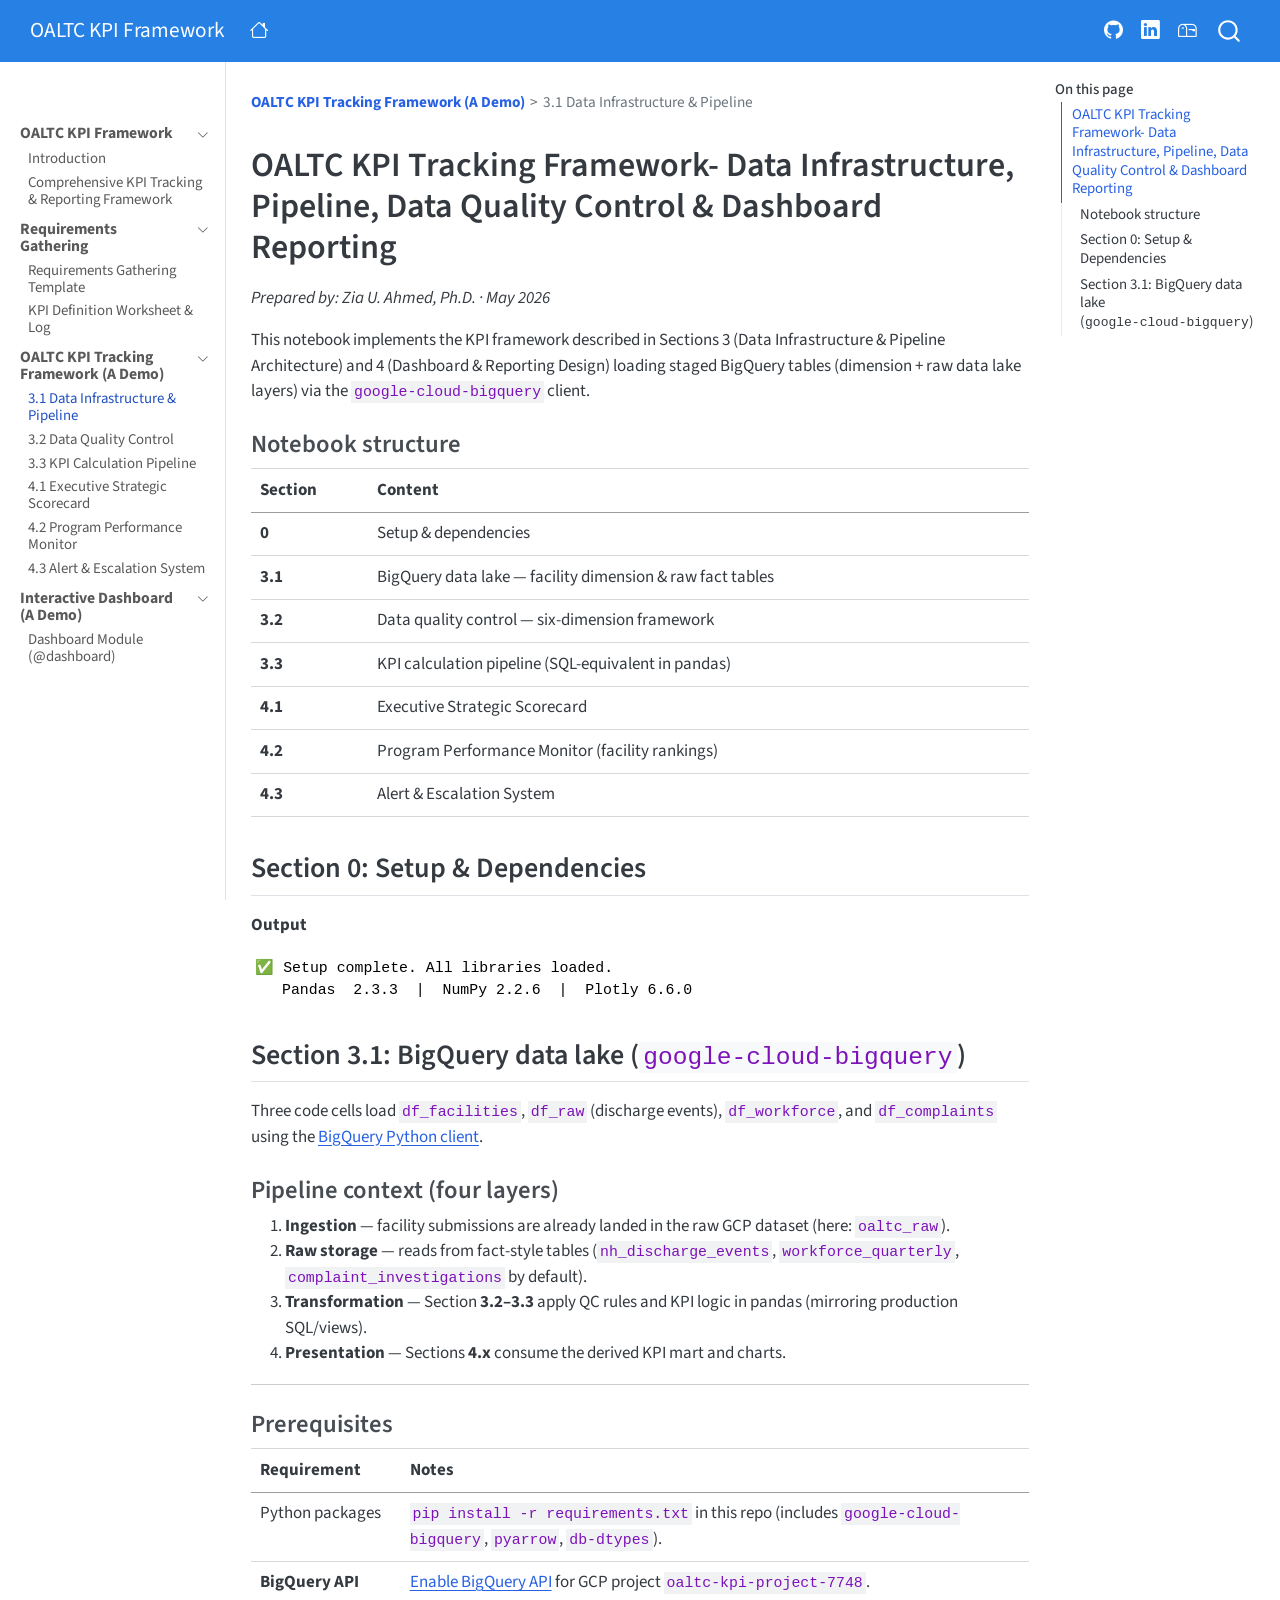
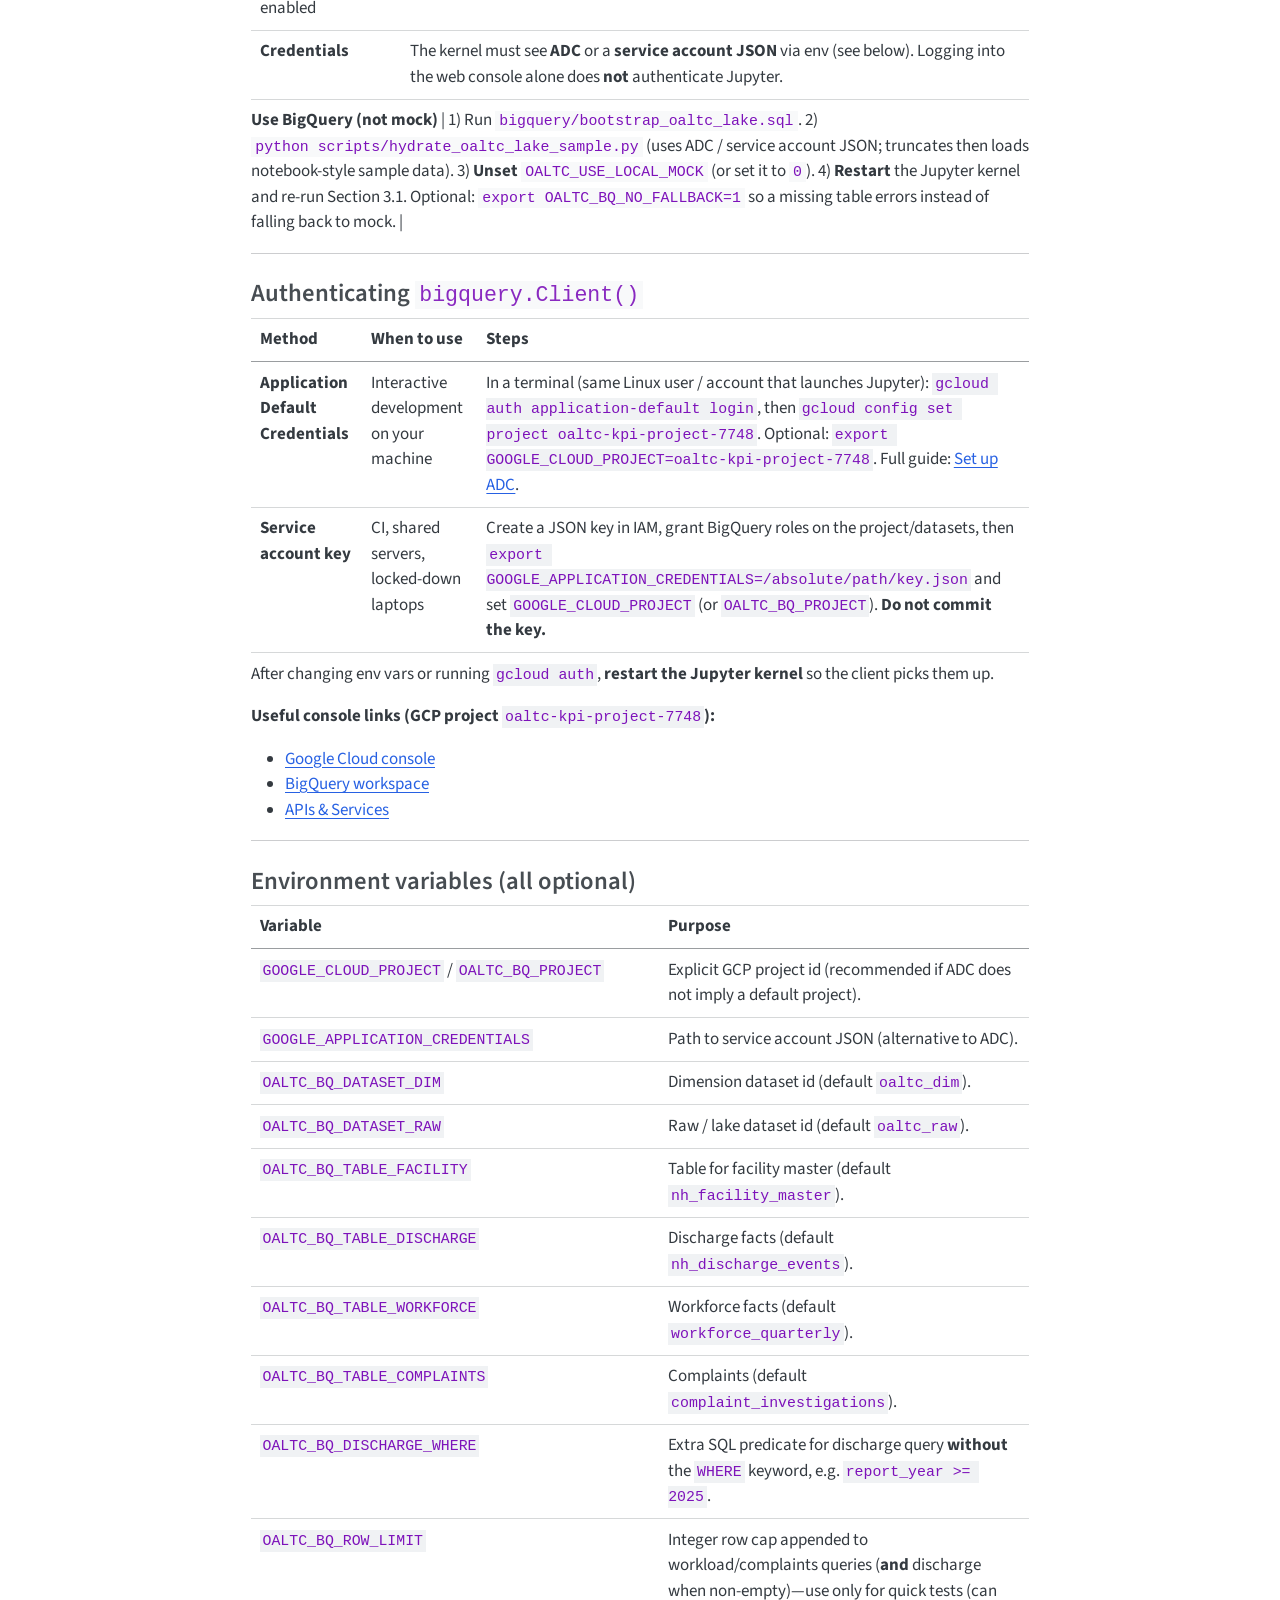
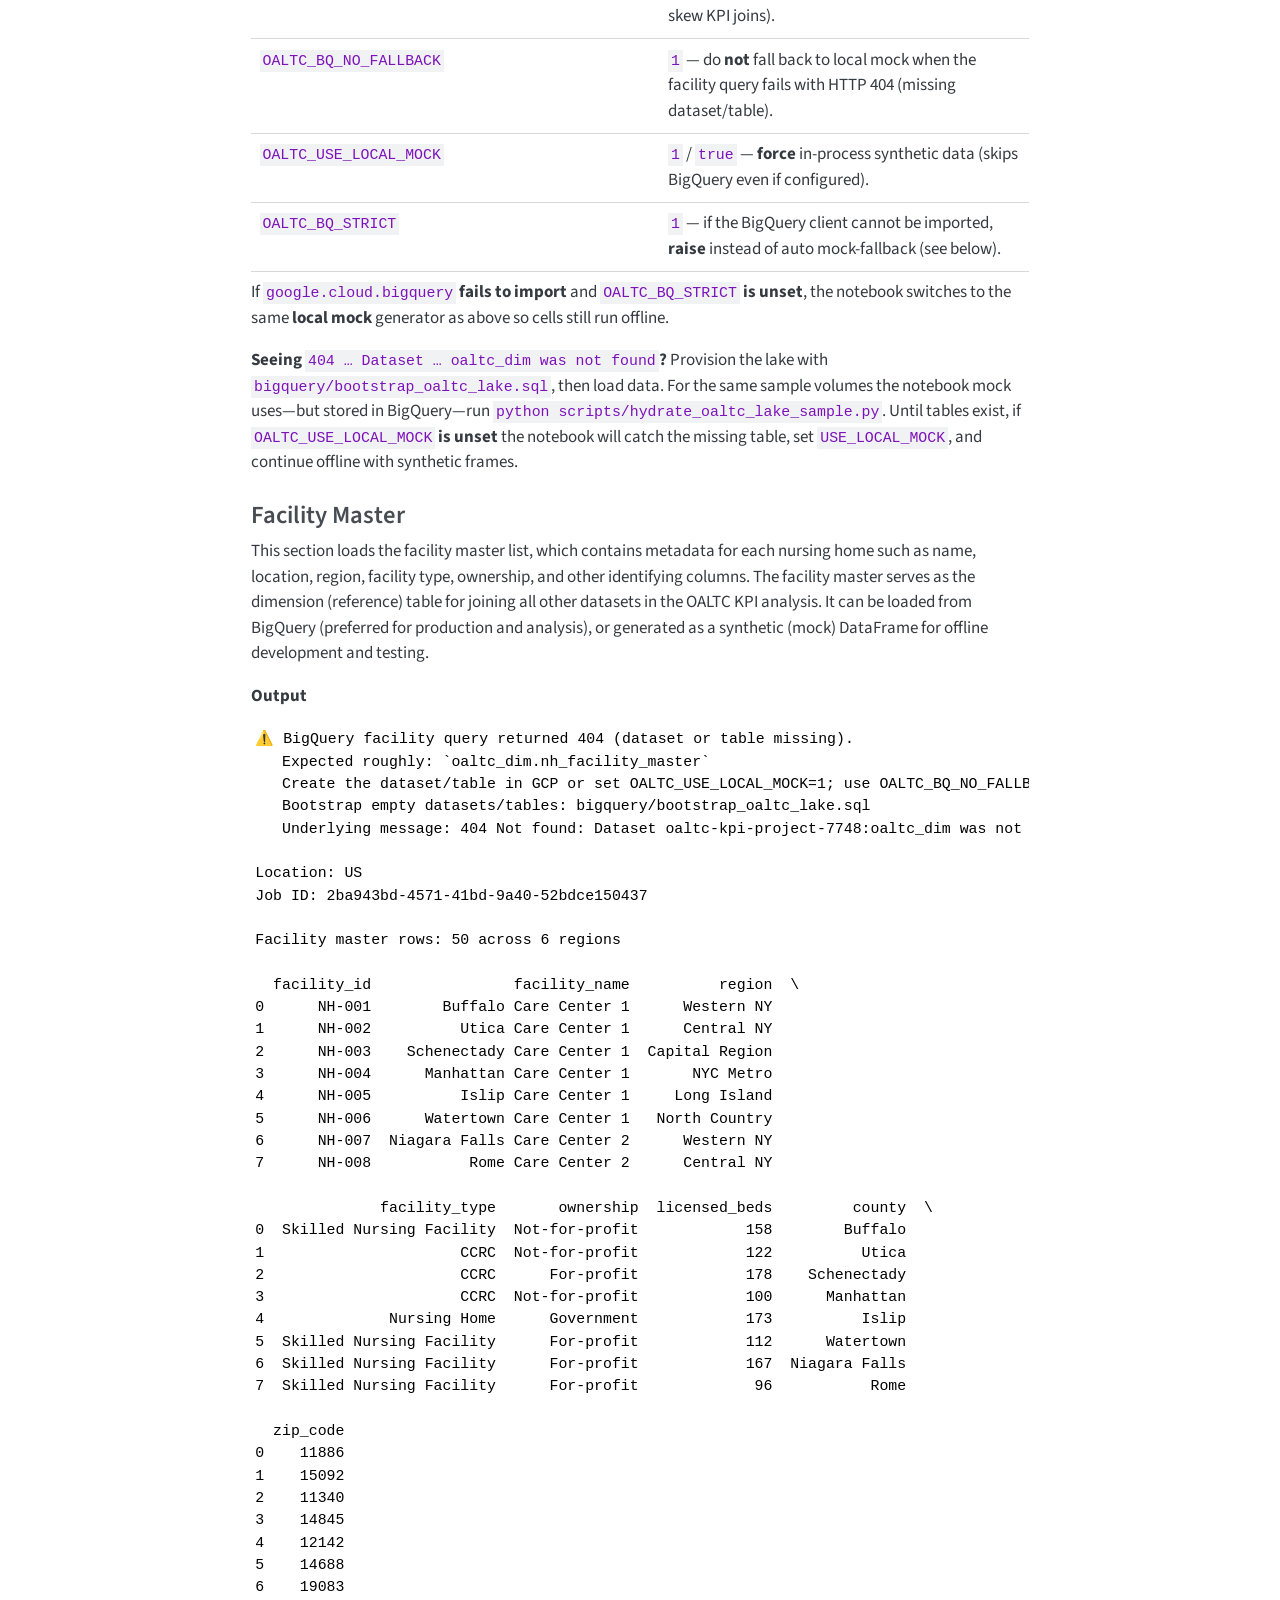
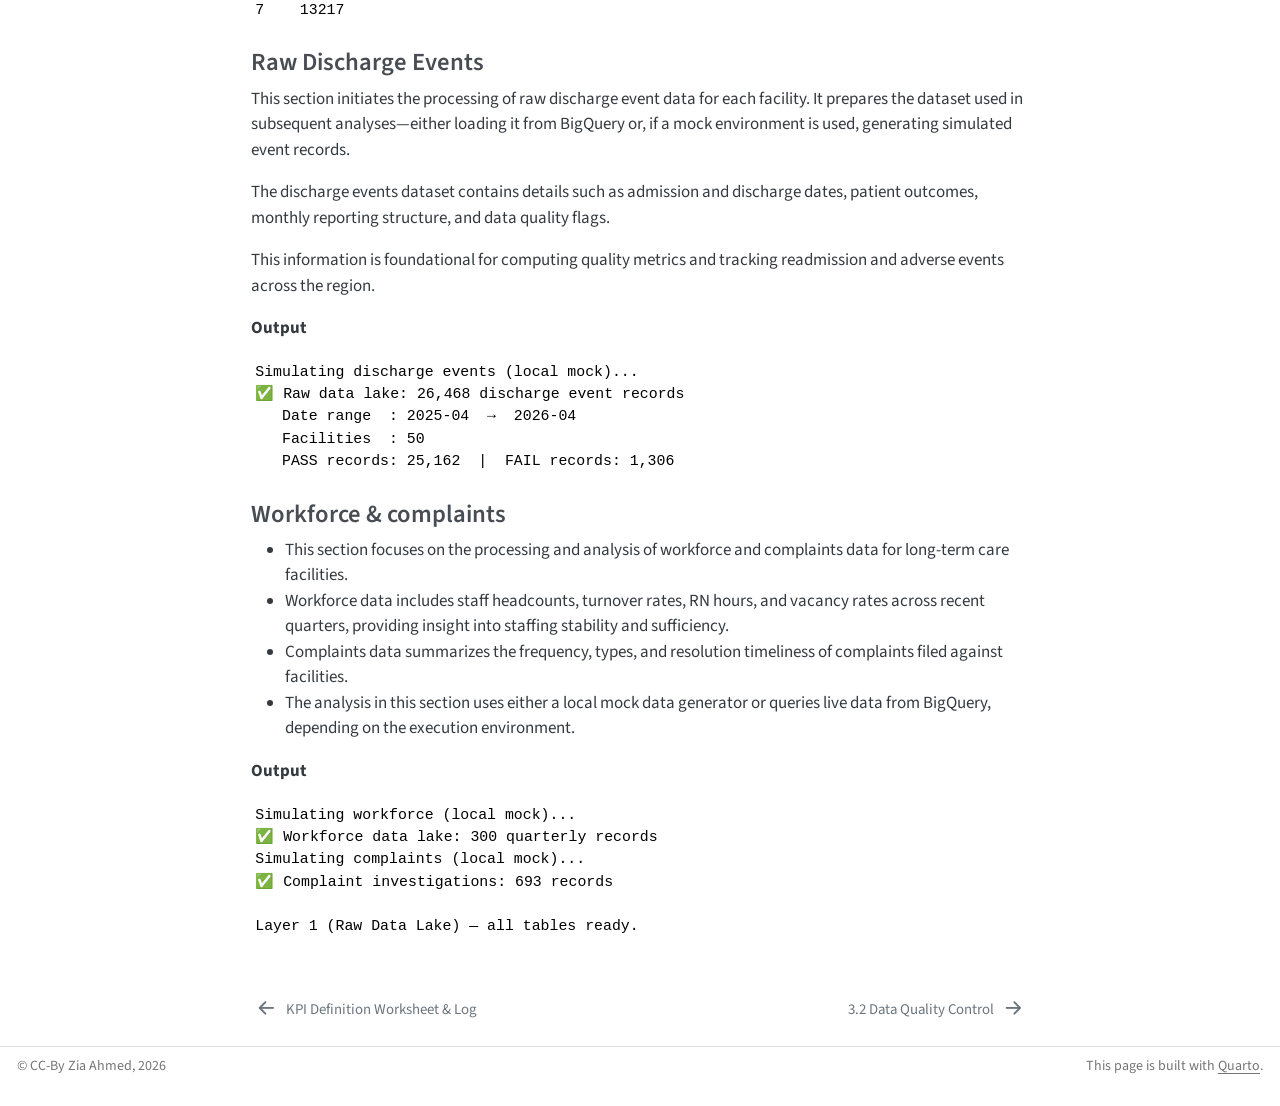
<file: docs/03-01-data-infrastructure-pipeline.html>
<!DOCTYPE html>
<html xmlns="http://www.w3.org/1999/xhtml" lang="en" xml:lang="en"><head>

<meta charset="utf-8">
<meta name="generator" content="quarto-1.8.27">

<meta name="viewport" content="width=device-width, initial-scale=1.0, user-scalable=yes">


<title>data-infrastructure-pipeline – OALTC KPI Framework</title>
<style>
code{white-space: pre-wrap;}
span.smallcaps{font-variant: small-caps;}
div.columns{display: flex; gap: min(4vw, 1.5em);}
div.column{flex: auto; overflow-x: auto;}
div.hanging-indent{margin-left: 1.5em; text-indent: -1.5em;}
ul.task-list{list-style: none;}
ul.task-list li input[type="checkbox"] {
  width: 0.8em;
  margin: 0 0.8em 0.2em -1em; /* quarto-specific, see https://github.com/quarto-dev/quarto-cli/issues/4556 */ 
  vertical-align: middle;
}
</style>


<script src="site_libs/quarto-nav/quarto-nav.js"></script>
<script src="site_libs/clipboard/clipboard.min.js"></script>
<script src="site_libs/quarto-search/autocomplete.umd.js"></script>
<script src="site_libs/quarto-search/fuse.min.js"></script>
<script src="site_libs/quarto-search/quarto-search.js"></script>
<meta name="quarto:offset" content="./">
<link href="./03-02-data-quality-control.html" rel="next">
<link href="./02-kpi-definition-worksheet.html" rel="prev">
<script src="site_libs/quarto-html/quarto.js" type="module"></script>
<script src="site_libs/quarto-html/tabsets/tabsets.js" type="module"></script>
<script src="site_libs/quarto-html/axe/axe-check.js" type="module"></script>
<script src="site_libs/quarto-html/popper.min.js"></script>
<script src="site_libs/quarto-html/tippy.umd.min.js"></script>
<script src="site_libs/quarto-html/anchor.min.js"></script>
<link href="site_libs/quarto-html/tippy.css" rel="stylesheet">
<link href="site_libs/quarto-html/quarto-syntax-highlighting-ed96de9b727972fe78a7b5d16c58bf87.css" rel="stylesheet" id="quarto-text-highlighting-styles">
<script src="site_libs/bootstrap/bootstrap.min.js"></script>
<link href="site_libs/bootstrap/bootstrap-icons.css" rel="stylesheet">
<link href="site_libs/bootstrap/bootstrap-53ed95f2168beffb914300a26d79ad5b.min.css" rel="stylesheet" append-hash="true" id="quarto-bootstrap" data-mode="light">
<script id="quarto-search-options" type="application/json">{
  "location": "navbar",
  "copy-button": false,
  "collapse-after": 3,
  "panel-placement": "end",
  "type": "overlay",
  "limit": 50,
  "keyboard-shortcut": [
    "f",
    "/",
    "s"
  ],
  "show-item-context": false,
  "language": {
    "search-no-results-text": "No results",
    "search-matching-documents-text": "matching documents",
    "search-copy-link-title": "Copy link to search",
    "search-hide-matches-text": "Hide additional matches",
    "search-more-match-text": "more match in this document",
    "search-more-matches-text": "more matches in this document",
    "search-clear-button-title": "Clear",
    "search-text-placeholder": "",
    "search-detached-cancel-button-title": "Cancel",
    "search-submit-button-title": "Submit",
    "search-label": "Search"
  }
}</script>


</head>

<body class="nav-sidebar docked nav-fixed quarto-light">

<div id="quarto-search-results"></div>
  <header id="quarto-header" class="headroom fixed-top">
    <nav class="navbar navbar-expand-lg " data-bs-theme="dark">
      <div class="navbar-container container-fluid">
      <div class="navbar-brand-container mx-auto">
    <a class="navbar-brand" href="./index.html">
    <span class="navbar-title">OALTC KPI Framework</span>
    </a>
  </div>
            <div id="quarto-search" class="" title="Search"></div>
          <button class="navbar-toggler" type="button" data-bs-toggle="collapse" data-bs-target="#navbarCollapse" aria-controls="navbarCollapse" role="menu" aria-expanded="false" aria-label="Toggle navigation" onclick="if (window.quartoToggleHeadroom) { window.quartoToggleHeadroom(); }">
  <span class="navbar-toggler-icon"></span>
</button>
          <div class="collapse navbar-collapse" id="navbarCollapse">
            <ul class="navbar-nav navbar-nav-scroll me-auto">
  <li class="nav-item compact">
    <a class="nav-link" href="https://sites.google.com/view/r-data-sci-env/home"> <i class="bi bi-house" role="img">
</i> 
<span class="menu-text"></span></a>
  </li>  
</ul>
            <ul class="navbar-nav navbar-nav-scroll ms-auto">
  <li class="nav-item compact">
    <a class="nav-link" href="https://github.com/zia207"> <i class="bi bi-github" role="img">
</i> 
<span class="menu-text"></span></a>
  </li>  
  <li class="nav-item compact">
    <a class="nav-link" href="https://www.linkedin.com/in/zia-ahmed207"> <i class="bi bi-linkedin" role="img">
</i> 
<span class="menu-text"></span></a>
  </li>  
  <li class="nav-item compact">
    <a class="nav-link" href="mailto:zia207@gmail.com"> <i class="bi bi-mailbox" role="img">
</i> 
<span class="menu-text"></span></a>
  </li>  
</ul>
          </div> <!-- /navcollapse -->
            <div class="quarto-navbar-tools">
</div>
      </div> <!-- /container-fluid -->
    </nav>
  <nav class="quarto-secondary-nav">
    <div class="container-fluid d-flex">
      <button type="button" class="quarto-btn-toggle btn" data-bs-toggle="collapse" role="button" data-bs-target=".quarto-sidebar-collapse-item" aria-controls="quarto-sidebar" aria-expanded="false" aria-label="Toggle sidebar navigation" onclick="if (window.quartoToggleHeadroom) { window.quartoToggleHeadroom(); }">
        <i class="bi bi-layout-text-sidebar-reverse"></i>
      </button>
        <nav class="quarto-page-breadcrumbs" aria-label="breadcrumb"><ol class="breadcrumb"><li class="breadcrumb-item"><a href="./03-01-data-infrastructure-pipeline.html"><strong>OALTC KPI Tracking Framework (A Demo)</strong></a></li><li class="breadcrumb-item"><a href="./03-01-data-infrastructure-pipeline.html">3.1 Data Infrastructure &amp; Pipeline</a></li></ol></nav>
        <a class="flex-grow-1" role="navigation" data-bs-toggle="collapse" data-bs-target=".quarto-sidebar-collapse-item" aria-controls="quarto-sidebar" aria-expanded="false" aria-label="Toggle sidebar navigation" onclick="if (window.quartoToggleHeadroom) { window.quartoToggleHeadroom(); }">      
        </a>
      <button type="button" class="btn quarto-search-button" aria-label="Search" onclick="window.quartoOpenSearch();">
        <i class="bi bi-search"></i>
      </button>
    </div>
  </nav>
</header>
<!-- content -->
<div id="quarto-content" class="quarto-container page-columns page-rows-contents page-layout-article page-navbar">
<!-- sidebar -->
  <nav id="quarto-sidebar" class="sidebar collapse collapse-horizontal quarto-sidebar-collapse-item sidebar-navigation docked overflow-auto">
        <div class="mt-2 flex-shrink-0 align-items-center">
        <div class="sidebar-search">
        <div id="quarto-search" class="" title="Search"></div>
        </div>
        </div>
    <div class="sidebar-menu-container"> 
    <ul class="list-unstyled mt-1">
        <li class="sidebar-item sidebar-item-section">
      <div class="sidebar-item-container"> 
            <a class="sidebar-item-text sidebar-link text-start" data-bs-toggle="collapse" data-bs-target="#quarto-sidebar-section-1" role="navigation" aria-expanded="true">
 <span class="menu-text"><strong>OALTC KPI Framework</strong></span></a>
          <a class="sidebar-item-toggle text-start" data-bs-toggle="collapse" data-bs-target="#quarto-sidebar-section-1" role="navigation" aria-expanded="true" aria-label="Toggle section">
            <i class="bi bi-chevron-right ms-2"></i>
          </a> 
      </div>
      <ul id="quarto-sidebar-section-1" class="collapse list-unstyled sidebar-section depth1 show">  
          <li class="sidebar-item">
  <div class="sidebar-item-container"> 
  <a href="./index.html" class="sidebar-item-text sidebar-link">
 <span class="menu-text">Introduction</span></a>
  </div>
</li>
          <li class="sidebar-item">
  <div class="sidebar-item-container"> 
  <a href="./01-framework-governance.html" class="sidebar-item-text sidebar-link">
 <span class="menu-text">Comprehensive KPI Tracking &amp; Reporting Framework</span></a>
  </div>
</li>
      </ul>
  </li>
        <li class="sidebar-item sidebar-item-section">
      <div class="sidebar-item-container"> 
            <a class="sidebar-item-text sidebar-link text-start" data-bs-toggle="collapse" data-bs-target="#quarto-sidebar-section-2" role="navigation" aria-expanded="true">
 <span class="menu-text"><strong>Requirements Gathering</strong></span></a>
          <a class="sidebar-item-toggle text-start" data-bs-toggle="collapse" data-bs-target="#quarto-sidebar-section-2" role="navigation" aria-expanded="true" aria-label="Toggle section">
            <i class="bi bi-chevron-right ms-2"></i>
          </a> 
      </div>
      <ul id="quarto-sidebar-section-2" class="collapse list-unstyled sidebar-section depth1 show">  
          <li class="sidebar-item">
  <div class="sidebar-item-container"> 
  <a href="./02-requirements-gathering.html" class="sidebar-item-text sidebar-link">
 <span class="menu-text">Requirements Gathering Template</span></a>
  </div>
</li>
          <li class="sidebar-item">
  <div class="sidebar-item-container"> 
  <a href="./02-kpi-definition-worksheet.html" class="sidebar-item-text sidebar-link">
 <span class="menu-text">KPI Definition Worksheet &amp; Log</span></a>
  </div>
</li>
      </ul>
  </li>
        <li class="sidebar-item sidebar-item-section">
      <div class="sidebar-item-container"> 
            <a class="sidebar-item-text sidebar-link text-start" data-bs-toggle="collapse" data-bs-target="#quarto-sidebar-section-3" role="navigation" aria-expanded="true">
 <span class="menu-text"><strong>OALTC KPI Tracking Framework (A Demo)</strong></span></a>
          <a class="sidebar-item-toggle text-start" data-bs-toggle="collapse" data-bs-target="#quarto-sidebar-section-3" role="navigation" aria-expanded="true" aria-label="Toggle section">
            <i class="bi bi-chevron-right ms-2"></i>
          </a> 
      </div>
      <ul id="quarto-sidebar-section-3" class="collapse list-unstyled sidebar-section depth1 show">  
          <li class="sidebar-item">
  <div class="sidebar-item-container"> 
  <a href="./03-01-data-infrastructure-pipeline.html" class="sidebar-item-text sidebar-link active">
 <span class="menu-text">3.1 Data Infrastructure &amp; Pipeline</span></a>
  </div>
</li>
          <li class="sidebar-item">
  <div class="sidebar-item-container"> 
  <a href="./03-02-data-quality-control.html" class="sidebar-item-text sidebar-link">
 <span class="menu-text">3.2 Data Quality Control</span></a>
  </div>
</li>
          <li class="sidebar-item">
  <div class="sidebar-item-container"> 
  <a href="./03-03-kpi-calculation.html" class="sidebar-item-text sidebar-link">
 <span class="menu-text">3.3 KPI Calculation Pipeline</span></a>
  </div>
</li>
          <li class="sidebar-item">
  <div class="sidebar-item-container"> 
  <a href="./04-01-executive-scorecard.html" class="sidebar-item-text sidebar-link">
 <span class="menu-text">4.1 Executive Strategic Scorecard</span></a>
  </div>
</li>
          <li class="sidebar-item">
  <div class="sidebar-item-container"> 
  <a href="./04-02-program-monitor.html" class="sidebar-item-text sidebar-link">
 <span class="menu-text">4.2 Program Performance Monitor</span></a>
  </div>
</li>
          <li class="sidebar-item">
  <div class="sidebar-item-container"> 
  <a href="./04-03-alert-system.html" class="sidebar-item-text sidebar-link">
 <span class="menu-text">4.3 Alert &amp; Escalation System</span></a>
  </div>
</li>
      </ul>
  </li>
        <li class="sidebar-item sidebar-item-section">
      <div class="sidebar-item-container"> 
            <a class="sidebar-item-text sidebar-link text-start" data-bs-toggle="collapse" data-bs-target="#quarto-sidebar-section-4" role="navigation" aria-expanded="true">
 <span class="menu-text"><strong>Interactive Dashboard (A Demo)</strong></span></a>
          <a class="sidebar-item-toggle text-start" data-bs-toggle="collapse" data-bs-target="#quarto-sidebar-section-4" role="navigation" aria-expanded="true" aria-label="Toggle section">
            <i class="bi bi-chevron-right ms-2"></i>
          </a> 
      </div>
      <ul id="quarto-sidebar-section-4" class="collapse list-unstyled sidebar-section depth1 show">  
          <li class="sidebar-item">
  <div class="sidebar-item-container"> 
  <a href="./05-dashboard.html" class="sidebar-item-text sidebar-link">
 <span class="menu-text">Dashboard Module (<span class="citation" data-cites="dashboard">@dashboard</span>)</span></a>
  </div>
</li>
      </ul>
  </li>
    </ul>
    </div>
</nav>
<div id="quarto-sidebar-glass" class="quarto-sidebar-collapse-item" data-bs-toggle="collapse" data-bs-target=".quarto-sidebar-collapse-item"></div>
<!-- margin-sidebar -->
    <div id="quarto-margin-sidebar" class="sidebar margin-sidebar">
        <nav id="TOC" role="doc-toc" class="toc-active">
    <h2 id="toc-title">On this page</h2>
   
  <ul>
  <li><a href="#oaltc-kpi-tracking-framework--data-infrastructure-pipeline-data-quality-control-dashboard-reporting" id="toc-oaltc-kpi-tracking-framework--data-infrastructure-pipeline-data-quality-control-dashboard-reporting" class="nav-link active" data-scroll-target="#oaltc-kpi-tracking-framework--data-infrastructure-pipeline-data-quality-control-dashboard-reporting">OALTC KPI Tracking Framework- Data Infrastructure, Pipeline, Data Quality Control &amp; Dashboard Reporting</a>
  <ul class="collapse">
  <li><a href="#notebook-structure" id="toc-notebook-structure" class="nav-link" data-scroll-target="#notebook-structure">Notebook structure</a></li>
  <li><a href="#section-0-setup-dependencies" id="toc-section-0-setup-dependencies" class="nav-link" data-scroll-target="#section-0-setup-dependencies">Section 0: Setup &amp; Dependencies</a></li>
  <li><a href="#section-3.1-bigquery-data-lake-google-cloud-bigquery" id="toc-section-3.1-bigquery-data-lake-google-cloud-bigquery" class="nav-link" data-scroll-target="#section-3.1-bigquery-data-lake-google-cloud-bigquery">Section 3.1: BigQuery data lake (<code>google-cloud-bigquery</code>)</a>
  <ul class="collapse">
  <li><a href="#pipeline-context-four-layers" id="toc-pipeline-context-four-layers" class="nav-link" data-scroll-target="#pipeline-context-four-layers">Pipeline context (four layers)</a></li>
  <li><a href="#prerequisites" id="toc-prerequisites" class="nav-link" data-scroll-target="#prerequisites">Prerequisites</a></li>
  <li><a href="#authenticating-bigquery.client" id="toc-authenticating-bigquery.client" class="nav-link" data-scroll-target="#authenticating-bigquery.client">Authenticating <code>bigquery.Client()</code></a></li>
  <li><a href="#environment-variables-all-optional" id="toc-environment-variables-all-optional" class="nav-link" data-scroll-target="#environment-variables-all-optional">Environment variables (all optional)</a></li>
  <li><a href="#facility-master" id="toc-facility-master" class="nav-link" data-scroll-target="#facility-master">Facility Master</a></li>
  <li><a href="#raw-discharge-events" id="toc-raw-discharge-events" class="nav-link" data-scroll-target="#raw-discharge-events">Raw Discharge Events</a></li>
  <li><a href="#workforce-complaints" id="toc-workforce-complaints" class="nav-link" data-scroll-target="#workforce-complaints">Workforce &amp; complaints</a></li>
  </ul></li>
  </ul></li>
  </ul>
</nav>
    </div>
<!-- main -->
<main class="content" id="quarto-document-content"><header id="title-block-header" class="quarto-title-block"><nav class="quarto-page-breadcrumbs quarto-title-breadcrumbs d-none d-lg-block" aria-label="breadcrumb"><ol class="breadcrumb"><li class="breadcrumb-item"><a href="./03-01-data-infrastructure-pipeline.html"><strong>OALTC KPI Tracking Framework (A Demo)</strong></a></li><li class="breadcrumb-item"><a href="./03-01-data-infrastructure-pipeline.html">3.1 Data Infrastructure &amp; Pipeline</a></li></ol></nav></header>




<section id="oaltc-kpi-tracking-framework--data-infrastructure-pipeline-data-quality-control-dashboard-reporting" class="level1">
<h1>OALTC KPI Tracking Framework- Data Infrastructure, Pipeline, Data Quality Control &amp; Dashboard Reporting</h1>
<p><em>Prepared by: Zia U. Ahmed, Ph.D.&nbsp;· May 2026</em></p>
<p>This notebook implements the KPI framework described in Sections 3 (Data Infrastructure &amp; Pipeline Architecture) and 4 (Dashboard &amp; Reporting Design) loading staged BigQuery tables (dimension + raw data lake layers) via the <strong><code>google-cloud-bigquery</code></strong> client.</p>
<section id="notebook-structure" class="level3">
<h3 class="anchored" data-anchor-id="notebook-structure">Notebook structure</h3>
<table class="caption-top table">
<thead>
<tr class="header">
<th>Section</th>
<th>Content</th>
</tr>
</thead>
<tbody>
<tr class="odd">
<td><strong>0</strong></td>
<td>Setup &amp; dependencies</td>
</tr>
<tr class="even">
<td><strong>3.1</strong></td>
<td>BigQuery data lake — facility dimension &amp; raw fact tables</td>
</tr>
<tr class="odd">
<td><strong>3.2</strong></td>
<td>Data quality control — six-dimension framework</td>
</tr>
<tr class="even">
<td><strong>3.3</strong></td>
<td>KPI calculation pipeline (SQL-equivalent in pandas)</td>
</tr>
<tr class="odd">
<td><strong>4.1</strong></td>
<td>Executive Strategic Scorecard</td>
</tr>
<tr class="even">
<td><strong>4.2</strong></td>
<td>Program Performance Monitor (facility rankings)</td>
</tr>
<tr class="odd">
<td><strong>4.3</strong></td>
<td>Alert &amp; Escalation System</td>
</tr>
</tbody>
</table>
</section>
<section id="section-0-setup-dependencies" class="level2">
<h2 class="anchored" data-anchor-id="section-0-setup-dependencies">Section 0: Setup &amp; Dependencies</h2>
<p><strong>Output</strong></p>
<pre class="text"><code>✅ Setup complete. All libraries loaded.
   Pandas  2.3.3  |  NumPy 2.2.6  |  Plotly 6.6.0</code></pre>
</section>
<section id="section-3.1-bigquery-data-lake-google-cloud-bigquery" class="level2">
<h2 class="anchored" data-anchor-id="section-3.1-bigquery-data-lake-google-cloud-bigquery">Section 3.1: BigQuery data lake (<code>google-cloud-bigquery</code>)</h2>
<p>Three code cells load <strong><code>df_facilities</code></strong>, <strong><code>df_raw</code></strong> (discharge events), <strong><code>df_workforce</code></strong>, and <strong><code>df_complaints</code></strong> using the <strong><a href="https://cloud.google.com/python/docs/reference/bigquery/latest">BigQuery Python client</a></strong>.</p>
<section id="pipeline-context-four-layers" class="level3">
<h3 class="anchored" data-anchor-id="pipeline-context-four-layers">Pipeline context (four layers)</h3>
<ol type="1">
<li><strong>Ingestion</strong> — facility submissions are already landed in the raw GCP dataset (here: <code>oaltc_raw</code>).</li>
<li><strong>Raw storage</strong> — reads from fact-style tables (<code>nh_discharge_events</code>, <code>workforce_quarterly</code>, <code>complaint_investigations</code> by default).</li>
<li><strong>Transformation</strong> — Section <strong>3.2–3.3</strong> apply QC rules and KPI logic in pandas (mirroring production SQL/views).</li>
<li><strong>Presentation</strong> — Sections <strong>4.x</strong> consume the derived KPI mart and charts.</li>
</ol>
<hr>
</section>
<section id="prerequisites" class="level3">
<h3 class="anchored" data-anchor-id="prerequisites">Prerequisites</h3>
<table class="caption-top table">
<thead>
<tr class="header">
<th>Requirement</th>
<th>Notes</th>
</tr>
</thead>
<tbody>
<tr class="odd">
<td>Python packages</td>
<td><code>pip install -r requirements.txt</code> in this repo (includes <code>google-cloud-bigquery</code>, <code>pyarrow</code>, <code>db-dtypes</code>).</td>
</tr>
<tr class="even">
<td><strong>BigQuery API</strong> enabled</td>
<td><a href="https://console.cloud.google.com/apis/library/bigquery.googleapis.com?project=oaltc-kpi-project-7748">Enable BigQuery API</a> for GCP project <strong><code>oaltc-kpi-project-7748</code></strong>.</td>
</tr>
<tr class="odd">
<td><strong>Credentials</strong></td>
<td>The kernel must see <strong>ADC</strong> or a <strong>service account JSON</strong> via env (see below). Logging into the web console alone does <strong>not</strong> authenticate Jupyter.</td>
</tr>
</tbody>
</table>
<div class="line-block"><strong>Use BigQuery (not mock)</strong> | 1) Run <code>bigquery/bootstrap_oaltc_lake.sql</code>. 2) <code>python scripts/hydrate_oaltc_lake_sample.py</code> (uses ADC / service account JSON; truncates then loads notebook-style sample data). 3) <strong>Unset</strong> <code>OALTC_USE_LOCAL_MOCK</code> (or set it to <code>0</code>). 4) <strong>Restart</strong> the Jupyter kernel and re-run Section 3.1. Optional: <code>export OALTC_BQ_NO_FALLBACK=1</code> so a missing table errors instead of falling back to mock. |</div>
<hr>
</section>
<section id="authenticating-bigquery.client" class="level3">
<h3 class="anchored" data-anchor-id="authenticating-bigquery.client">Authenticating <code>bigquery.Client()</code></h3>
<table class="caption-top table">
<thead>
<tr class="header">
<th>Method</th>
<th>When to use</th>
<th>Steps</th>
</tr>
</thead>
<tbody>
<tr class="odd">
<td><strong>Application Default Credentials</strong></td>
<td>Interactive development on your machine</td>
<td>In a terminal (same Linux user / account that launches Jupyter): <code>gcloud auth application-default login</code>, then <code>gcloud config set project oaltc-kpi-project-7748</code>. Optional: <code>export GOOGLE_CLOUD_PROJECT=oaltc-kpi-project-7748</code>. Full guide: <a href="https://cloud.google.com/docs/authentication/external/set-up-adc">Set up ADC</a>.</td>
</tr>
<tr class="even">
<td><strong>Service account key</strong></td>
<td>CI, shared servers, locked-down laptops</td>
<td>Create a JSON key in IAM, grant BigQuery roles on the project/datasets, then <code>export GOOGLE_APPLICATION_CREDENTIALS=/absolute/path/key.json</code> and set <code>GOOGLE_CLOUD_PROJECT</code> (or <code>OALTC_BQ_PROJECT</code>). <strong>Do not commit the key.</strong></td>
</tr>
</tbody>
</table>
<p>After changing env vars or running <code>gcloud auth</code>, <strong>restart the Jupyter kernel</strong> so the client picks them up.</p>
<p><strong>Useful console links (GCP project <code>oaltc-kpi-project-7748</code>):</strong></p>
<ul>
<li><a href="https://console.cloud.google.com/welcome/new?project=oaltc-kpi-project-7748">Google Cloud console</a></li>
<li><a href="https://console.cloud.google.com/bigquery?project=oaltc-kpi-project-7748">BigQuery workspace</a></li>
<li><a href="https://console.cloud.google.com/apis/dashboard?project=oaltc-kpi-project-7748">APIs &amp; Services</a></li>
</ul>
<hr>
</section>
<section id="environment-variables-all-optional" class="level3">
<h3 class="anchored" data-anchor-id="environment-variables-all-optional">Environment variables (all optional)</h3>
<table class="caption-top table">
<colgroup>
<col style="width: 52%">
<col style="width: 47%">
</colgroup>
<thead>
<tr class="header">
<th>Variable</th>
<th>Purpose</th>
</tr>
</thead>
<tbody>
<tr class="odd">
<td><code>GOOGLE_CLOUD_PROJECT</code> / <code>OALTC_BQ_PROJECT</code></td>
<td>Explicit GCP project id (recommended if ADC does not imply a default project).</td>
</tr>
<tr class="even">
<td><code>GOOGLE_APPLICATION_CREDENTIALS</code></td>
<td>Path to service account JSON (alternative to ADC).</td>
</tr>
<tr class="odd">
<td><code>OALTC_BQ_DATASET_DIM</code></td>
<td>Dimension dataset id (default <code>oaltc_dim</code>).</td>
</tr>
<tr class="even">
<td><code>OALTC_BQ_DATASET_RAW</code></td>
<td>Raw / lake dataset id (default <code>oaltc_raw</code>).</td>
</tr>
<tr class="odd">
<td><code>OALTC_BQ_TABLE_FACILITY</code></td>
<td>Table for facility master (default <code>nh_facility_master</code>).</td>
</tr>
<tr class="even">
<td><code>OALTC_BQ_TABLE_DISCHARGE</code></td>
<td>Discharge facts (default <code>nh_discharge_events</code>).</td>
</tr>
<tr class="odd">
<td><code>OALTC_BQ_TABLE_WORKFORCE</code></td>
<td>Workforce facts (default <code>workforce_quarterly</code>).</td>
</tr>
<tr class="even">
<td><code>OALTC_BQ_TABLE_COMPLAINTS</code></td>
<td>Complaints (default <code>complaint_investigations</code>).</td>
</tr>
<tr class="odd">
<td><code>OALTC_BQ_DISCHARGE_WHERE</code></td>
<td>Extra SQL predicate for discharge query <strong>without</strong> the <code>WHERE</code> keyword, e.g.&nbsp;<code>report_year &gt;= 2025</code>.</td>
</tr>
<tr class="even">
<td><code>OALTC_BQ_ROW_LIMIT</code></td>
<td>Integer row cap appended to workload/complaints queries (<strong>and</strong> discharge when non-empty)—use only for quick tests (can skew KPI joins).</td>
</tr>
<tr class="odd">
<td><code>OALTC_BQ_NO_FALLBACK</code></td>
<td><code>1</code> — do <strong>not</strong> fall back to local mock when the facility query fails with HTTP 404 (missing dataset/table).</td>
</tr>
<tr class="even">
<td><code>OALTC_USE_LOCAL_MOCK</code></td>
<td><code>1</code> / <code>true</code> — <strong>force</strong> in-process synthetic data (skips BigQuery even if configured).</td>
</tr>
<tr class="odd">
<td><code>OALTC_BQ_STRICT</code></td>
<td><code>1</code> — if the BigQuery client cannot be imported, <strong>raise</strong> instead of auto mock-fallback (see below).</td>
</tr>
</tbody>
</table>
<p>If <code>google.cloud.bigquery</code> <strong>fails to import</strong> and <strong><code>OALTC_BQ_STRICT</code> is unset</strong>, the notebook switches to the same <strong>local mock</strong> generator as above so cells still run offline.</p>
<p><strong>Seeing <code>404 … Dataset … oaltc_dim was not found</code>?</strong> Provision the lake with <strong><code>bigquery/bootstrap_oaltc_lake.sql</code></strong>, then load data. For the same sample volumes the notebook mock uses—but stored in BigQuery—run <strong><code>python scripts/hydrate_oaltc_lake_sample.py</code></strong>. Until tables exist, if <strong><code>OALTC_USE_LOCAL_MOCK</code> is unset</strong> the notebook will catch the missing table, set <strong><code>USE_LOCAL_MOCK</code></strong>, and continue offline with synthetic frames.</p>
</section>
<section id="facility-master" class="level3">
<h3 class="anchored" data-anchor-id="facility-master">Facility Master</h3>
<p>This section loads the facility master list, which contains metadata for each nursing home such as name, location, region, facility type, ownership, and other identifying columns. The facility master serves as the dimension (reference) table for joining all other datasets in the OALTC KPI analysis. It can be loaded from BigQuery (preferred for production and analysis), or generated as a synthetic (mock) DataFrame for offline development and testing.</p>
<p><strong>Output</strong></p>
<pre class="text"><code>⚠️ BigQuery facility query returned 404 (dataset or table missing).
   Expected roughly: `oaltc_dim.nh_facility_master`
   Create the dataset/table in GCP or set OALTC_USE_LOCAL_MOCK=1; use OALTC_BQ_NO_FALLBACK=1 to force failure.
   Bootstrap empty datasets/tables: bigquery/bootstrap_oaltc_lake.sql
   Underlying message: 404 Not found: Dataset oaltc-kpi-project-7748:oaltc_dim was not found in location US; reason: notFound, message: Not found: Dataset oaltc-kpi-project-7748:oaltc_dim was not found in location US

Location: US
Job ID: 2ba943bd-4571-41bd-9a40-52bdce150437

Facility master rows: 50 across 6 regions

  facility_id                facility_name          region  \
0      NH-001        Buffalo Care Center 1      Western NY   
1      NH-002          Utica Care Center 1      Central NY   
2      NH-003    Schenectady Care Center 1  Capital Region   
3      NH-004      Manhattan Care Center 1       NYC Metro   
4      NH-005          Islip Care Center 1     Long Island   
5      NH-006      Watertown Care Center 1   North Country   
6      NH-007  Niagara Falls Care Center 2      Western NY   
7      NH-008           Rome Care Center 2      Central NY   

              facility_type       ownership  licensed_beds         county  \
0  Skilled Nursing Facility  Not-for-profit            158        Buffalo   
1                      CCRC  Not-for-profit            122          Utica   
2                      CCRC      For-profit            178    Schenectady   
3                      CCRC  Not-for-profit            100      Manhattan   
4              Nursing Home      Government            173          Islip   
5  Skilled Nursing Facility      For-profit            112      Watertown   
6  Skilled Nursing Facility      For-profit            167  Niagara Falls   
7  Skilled Nursing Facility      For-profit             96           Rome   

  zip_code  
0    11886  
1    15092  
2    11340  
3    14845  
4    12142  
5    14688  
6    19083  
7    13217</code></pre>
</section>
<section id="raw-discharge-events" class="level3">
<h3 class="anchored" data-anchor-id="raw-discharge-events">Raw Discharge Events</h3>
<p>This section initiates the processing of raw discharge event data for each facility. It prepares the dataset used in subsequent analyses—either loading it from BigQuery or, if a mock environment is used, generating simulated event records.</p>
<p>The discharge events dataset contains details such as admission and discharge dates, patient outcomes, monthly reporting structure, and data quality flags.</p>
<p>This information is foundational for computing quality metrics and tracking readmission and adverse events across the region.</p>
<p><strong>Output</strong></p>
<pre class="text"><code>Simulating discharge events (local mock)...
✅ Raw data lake: 26,468 discharge event records
   Date range  : 2025-04  →  2026-04
   Facilities  : 50
   PASS records: 25,162  |  FAIL records: 1,306</code></pre>
</section>
<section id="workforce-complaints" class="level3">
<h3 class="anchored" data-anchor-id="workforce-complaints">Workforce &amp; complaints</h3>
<ul>
<li>This section focuses on the processing and analysis of workforce and complaints data for long-term care facilities.</li>
<li>Workforce data includes staff headcounts, turnover rates, RN hours, and vacancy rates across recent quarters, providing insight into staffing stability and sufficiency.</li>
<li>Complaints data summarizes the frequency, types, and resolution timeliness of complaints filed against facilities.</li>
<li>The analysis in this section uses either a local mock data generator or queries live data from BigQuery, depending on the execution environment.</li>
</ul>
<p><strong>Output</strong></p>
<pre class="text"><code>Simulating workforce (local mock)...
✅ Workforce data lake: 300 quarterly records
Simulating complaints (local mock)...
✅ Complaint investigations: 693 records

Layer 1 (Raw Data Lake) — all tables ready.</code></pre>


</section>
</section>
</section>

</main> <!-- /main -->
<script id="quarto-html-after-body" type="application/javascript">
  window.document.addEventListener("DOMContentLoaded", function (event) {
    const icon = "";
    const anchorJS = new window.AnchorJS();
    anchorJS.options = {
      placement: 'right',
      icon: icon
    };
    anchorJS.add('.anchored');
    const isCodeAnnotation = (el) => {
      for (const clz of el.classList) {
        if (clz.startsWith('code-annotation-')) {                     
          return true;
        }
      }
      return false;
    }
    const onCopySuccess = function(e) {
      // button target
      const button = e.trigger;
      // don't keep focus
      button.blur();
      // flash "checked"
      button.classList.add('code-copy-button-checked');
      var currentTitle = button.getAttribute("title");
      button.setAttribute("title", "Copied!");
      let tooltip;
      if (window.bootstrap) {
        button.setAttribute("data-bs-toggle", "tooltip");
        button.setAttribute("data-bs-placement", "left");
        button.setAttribute("data-bs-title", "Copied!");
        tooltip = new bootstrap.Tooltip(button, 
          { trigger: "manual", 
            customClass: "code-copy-button-tooltip",
            offset: [0, -8]});
        tooltip.show();    
      }
      setTimeout(function() {
        if (tooltip) {
          tooltip.hide();
          button.removeAttribute("data-bs-title");
          button.removeAttribute("data-bs-toggle");
          button.removeAttribute("data-bs-placement");
        }
        button.setAttribute("title", currentTitle);
        button.classList.remove('code-copy-button-checked');
      }, 1000);
      // clear code selection
      e.clearSelection();
    }
    const getTextToCopy = function(trigger) {
      const outerScaffold = trigger.parentElement.cloneNode(true);
      const codeEl = outerScaffold.querySelector('code');
      for (const childEl of codeEl.children) {
        if (isCodeAnnotation(childEl)) {
          childEl.remove();
        }
      }
      return codeEl.innerText;
    }
    const clipboard = new window.ClipboardJS('.code-copy-button:not([data-in-quarto-modal])', {
      text: getTextToCopy
    });
    clipboard.on('success', onCopySuccess);
    if (window.document.getElementById('quarto-embedded-source-code-modal')) {
      const clipboardModal = new window.ClipboardJS('.code-copy-button[data-in-quarto-modal]', {
        text: getTextToCopy,
        container: window.document.getElementById('quarto-embedded-source-code-modal')
      });
      clipboardModal.on('success', onCopySuccess);
    }
      var localhostRegex = new RegExp(/^(?:http|https):\/\/localhost\:?[0-9]*\//);
      var mailtoRegex = new RegExp(/^mailto:/);
        var filterRegex = new RegExp('/' + window.location.host + '/');
      var isInternal = (href) => {
          return filterRegex.test(href) || localhostRegex.test(href) || mailtoRegex.test(href);
      }
      // Inspect non-navigation links and adorn them if external
     var links = window.document.querySelectorAll('a[href]:not(.nav-link):not(.navbar-brand):not(.toc-action):not(.sidebar-link):not(.sidebar-item-toggle):not(.pagination-link):not(.no-external):not([aria-hidden]):not(.dropdown-item):not(.quarto-navigation-tool):not(.about-link)');
      for (var i=0; i<links.length; i++) {
        const link = links[i];
        if (!isInternal(link.href)) {
          // undo the damage that might have been done by quarto-nav.js in the case of
          // links that we want to consider external
          if (link.dataset.originalHref !== undefined) {
            link.href = link.dataset.originalHref;
          }
        }
      }
    function tippyHover(el, contentFn, onTriggerFn, onUntriggerFn) {
      const config = {
        allowHTML: true,
        maxWidth: 500,
        delay: 100,
        arrow: false,
        appendTo: function(el) {
            return el.parentElement;
        },
        interactive: true,
        interactiveBorder: 10,
        theme: 'quarto',
        placement: 'bottom-start',
      };
      if (contentFn) {
        config.content = contentFn;
      }
      if (onTriggerFn) {
        config.onTrigger = onTriggerFn;
      }
      if (onUntriggerFn) {
        config.onUntrigger = onUntriggerFn;
      }
      window.tippy(el, config); 
    }
    const noterefs = window.document.querySelectorAll('a[role="doc-noteref"]');
    for (var i=0; i<noterefs.length; i++) {
      const ref = noterefs[i];
      tippyHover(ref, function() {
        // use id or data attribute instead here
        let href = ref.getAttribute('data-footnote-href') || ref.getAttribute('href');
        try { href = new URL(href).hash; } catch {}
        const id = href.replace(/^#\/?/, "");
        const note = window.document.getElementById(id);
        if (note) {
          return note.innerHTML;
        } else {
          return "";
        }
      });
    }
    const xrefs = window.document.querySelectorAll('a.quarto-xref');
    const processXRef = (id, note) => {
      // Strip column container classes
      const stripColumnClz = (el) => {
        el.classList.remove("page-full", "page-columns");
        if (el.children) {
          for (const child of el.children) {
            stripColumnClz(child);
          }
        }
      }
      stripColumnClz(note)
      if (id === null || id.startsWith('sec-')) {
        // Special case sections, only their first couple elements
        const container = document.createElement("div");
        if (note.children && note.children.length > 2) {
          container.appendChild(note.children[0].cloneNode(true));
          for (let i = 1; i < note.children.length; i++) {
            const child = note.children[i];
            if (child.tagName === "P" && child.innerText === "") {
              continue;
            } else {
              container.appendChild(child.cloneNode(true));
              break;
            }
          }
          if (window.Quarto?.typesetMath) {
            window.Quarto.typesetMath(container);
          }
          return container.innerHTML
        } else {
          if (window.Quarto?.typesetMath) {
            window.Quarto.typesetMath(note);
          }
          return note.innerHTML;
        }
      } else {
        // Remove any anchor links if they are present
        const anchorLink = note.querySelector('a.anchorjs-link');
        if (anchorLink) {
          anchorLink.remove();
        }
        if (window.Quarto?.typesetMath) {
          window.Quarto.typesetMath(note);
        }
        if (note.classList.contains("callout")) {
          return note.outerHTML;
        } else {
          return note.innerHTML;
        }
      }
    }
    for (var i=0; i<xrefs.length; i++) {
      const xref = xrefs[i];
      tippyHover(xref, undefined, function(instance) {
        instance.disable();
        let url = xref.getAttribute('href');
        let hash = undefined; 
        if (url.startsWith('#')) {
          hash = url;
        } else {
          try { hash = new URL(url).hash; } catch {}
        }
        if (hash) {
          const id = hash.replace(/^#\/?/, "");
          const note = window.document.getElementById(id);
          if (note !== null) {
            try {
              const html = processXRef(id, note.cloneNode(true));
              instance.setContent(html);
            } finally {
              instance.enable();
              instance.show();
            }
          } else {
            // See if we can fetch this
            fetch(url.split('#')[0])
            .then(res => res.text())
            .then(html => {
              const parser = new DOMParser();
              const htmlDoc = parser.parseFromString(html, "text/html");
              const note = htmlDoc.getElementById(id);
              if (note !== null) {
                const html = processXRef(id, note);
                instance.setContent(html);
              } 
            }).finally(() => {
              instance.enable();
              instance.show();
            });
          }
        } else {
          // See if we can fetch a full url (with no hash to target)
          // This is a special case and we should probably do some content thinning / targeting
          fetch(url)
          .then(res => res.text())
          .then(html => {
            const parser = new DOMParser();
            const htmlDoc = parser.parseFromString(html, "text/html");
            const note = htmlDoc.querySelector('main.content');
            if (note !== null) {
              // This should only happen for chapter cross references
              // (since there is no id in the URL)
              // remove the first header
              if (note.children.length > 0 && note.children[0].tagName === "HEADER") {
                note.children[0].remove();
              }
              const html = processXRef(null, note);
              instance.setContent(html);
            } 
          }).finally(() => {
            instance.enable();
            instance.show();
          });
        }
      }, function(instance) {
      });
    }
        let selectedAnnoteEl;
        const selectorForAnnotation = ( cell, annotation) => {
          let cellAttr = 'data-code-cell="' + cell + '"';
          let lineAttr = 'data-code-annotation="' +  annotation + '"';
          const selector = 'span[' + cellAttr + '][' + lineAttr + ']';
          return selector;
        }
        const selectCodeLines = (annoteEl) => {
          const doc = window.document;
          const targetCell = annoteEl.getAttribute("data-target-cell");
          const targetAnnotation = annoteEl.getAttribute("data-target-annotation");
          const annoteSpan = window.document.querySelector(selectorForAnnotation(targetCell, targetAnnotation));
          const lines = annoteSpan.getAttribute("data-code-lines").split(",");
          const lineIds = lines.map((line) => {
            return targetCell + "-" + line;
          })
          let top = null;
          let height = null;
          let parent = null;
          if (lineIds.length > 0) {
              //compute the position of the single el (top and bottom and make a div)
              const el = window.document.getElementById(lineIds[0]);
              top = el.offsetTop;
              height = el.offsetHeight;
              parent = el.parentElement.parentElement;
            if (lineIds.length > 1) {
              const lastEl = window.document.getElementById(lineIds[lineIds.length - 1]);
              const bottom = lastEl.offsetTop + lastEl.offsetHeight;
              height = bottom - top;
            }
            if (top !== null && height !== null && parent !== null) {
              // cook up a div (if necessary) and position it 
              let div = window.document.getElementById("code-annotation-line-highlight");
              if (div === null) {
                div = window.document.createElement("div");
                div.setAttribute("id", "code-annotation-line-highlight");
                div.style.position = 'absolute';
                parent.appendChild(div);
              }
              div.style.top = top - 2 + "px";
              div.style.height = height + 4 + "px";
              div.style.left = 0;
              let gutterDiv = window.document.getElementById("code-annotation-line-highlight-gutter");
              if (gutterDiv === null) {
                gutterDiv = window.document.createElement("div");
                gutterDiv.setAttribute("id", "code-annotation-line-highlight-gutter");
                gutterDiv.style.position = 'absolute';
                const codeCell = window.document.getElementById(targetCell);
                const gutter = codeCell.querySelector('.code-annotation-gutter');
                gutter.appendChild(gutterDiv);
              }
              gutterDiv.style.top = top - 2 + "px";
              gutterDiv.style.height = height + 4 + "px";
            }
            selectedAnnoteEl = annoteEl;
          }
        };
        const unselectCodeLines = () => {
          const elementsIds = ["code-annotation-line-highlight", "code-annotation-line-highlight-gutter"];
          elementsIds.forEach((elId) => {
            const div = window.document.getElementById(elId);
            if (div) {
              div.remove();
            }
          });
          selectedAnnoteEl = undefined;
        };
          // Handle positioning of the toggle
      window.addEventListener(
        "resize",
        throttle(() => {
          elRect = undefined;
          if (selectedAnnoteEl) {
            selectCodeLines(selectedAnnoteEl);
          }
        }, 10)
      );
      function throttle(fn, ms) {
      let throttle = false;
      let timer;
        return (...args) => {
          if(!throttle) { // first call gets through
              fn.apply(this, args);
              throttle = true;
          } else { // all the others get throttled
              if(timer) clearTimeout(timer); // cancel #2
              timer = setTimeout(() => {
                fn.apply(this, args);
                timer = throttle = false;
              }, ms);
          }
        };
      }
        // Attach click handler to the DT
        const annoteDls = window.document.querySelectorAll('dt[data-target-cell]');
        for (const annoteDlNode of annoteDls) {
          annoteDlNode.addEventListener('click', (event) => {
            const clickedEl = event.target;
            if (clickedEl !== selectedAnnoteEl) {
              unselectCodeLines();
              const activeEl = window.document.querySelector('dt[data-target-cell].code-annotation-active');
              if (activeEl) {
                activeEl.classList.remove('code-annotation-active');
              }
              selectCodeLines(clickedEl);
              clickedEl.classList.add('code-annotation-active');
            } else {
              // Unselect the line
              unselectCodeLines();
              clickedEl.classList.remove('code-annotation-active');
            }
          });
        }
    const findCites = (el) => {
      const parentEl = el.parentElement;
      if (parentEl) {
        const cites = parentEl.dataset.cites;
        if (cites) {
          return {
            el,
            cites: cites.split(' ')
          };
        } else {
          return findCites(el.parentElement)
        }
      } else {
        return undefined;
      }
    };
    var bibliorefs = window.document.querySelectorAll('a[role="doc-biblioref"]');
    for (var i=0; i<bibliorefs.length; i++) {
      const ref = bibliorefs[i];
      const citeInfo = findCites(ref);
      if (citeInfo) {
        tippyHover(citeInfo.el, function() {
          var popup = window.document.createElement('div');
          citeInfo.cites.forEach(function(cite) {
            var citeDiv = window.document.createElement('div');
            citeDiv.classList.add('hanging-indent');
            citeDiv.classList.add('csl-entry');
            var biblioDiv = window.document.getElementById('ref-' + cite);
            if (biblioDiv) {
              citeDiv.innerHTML = biblioDiv.innerHTML;
            }
            popup.appendChild(citeDiv);
          });
          return popup.innerHTML;
        });
      }
    }
  });
  </script>
<nav class="page-navigation">
  <div class="nav-page nav-page-previous">
      <a href="./02-kpi-definition-worksheet.html" class="pagination-link" aria-label="KPI Definition Worksheet &amp; Log">
        <i class="bi bi-arrow-left-short"></i> <span class="nav-page-text">KPI Definition Worksheet &amp; Log</span>
      </a>          
  </div>
  <div class="nav-page nav-page-next">
      <a href="./03-02-data-quality-control.html" class="pagination-link" aria-label="3.2 Data Quality Control">
        <span class="nav-page-text">3.2 Data Quality Control</span> <i class="bi bi-arrow-right-short"></i>
      </a>
  </div>
</nav>
</div> <!-- /content -->
<footer class="footer">
  <div class="nav-footer">
    <div class="nav-footer-left">
<p>© CC-By Zia Ahmed, 2026</p>
</div>   
    <div class="nav-footer-center">
      &nbsp;
    </div>
    <div class="nav-footer-right">
<p>This page is built with <a href="https://quarto.org/">Quarto</a>.</p>
</div>
  </div>
</footer>




</body></html>
</file>
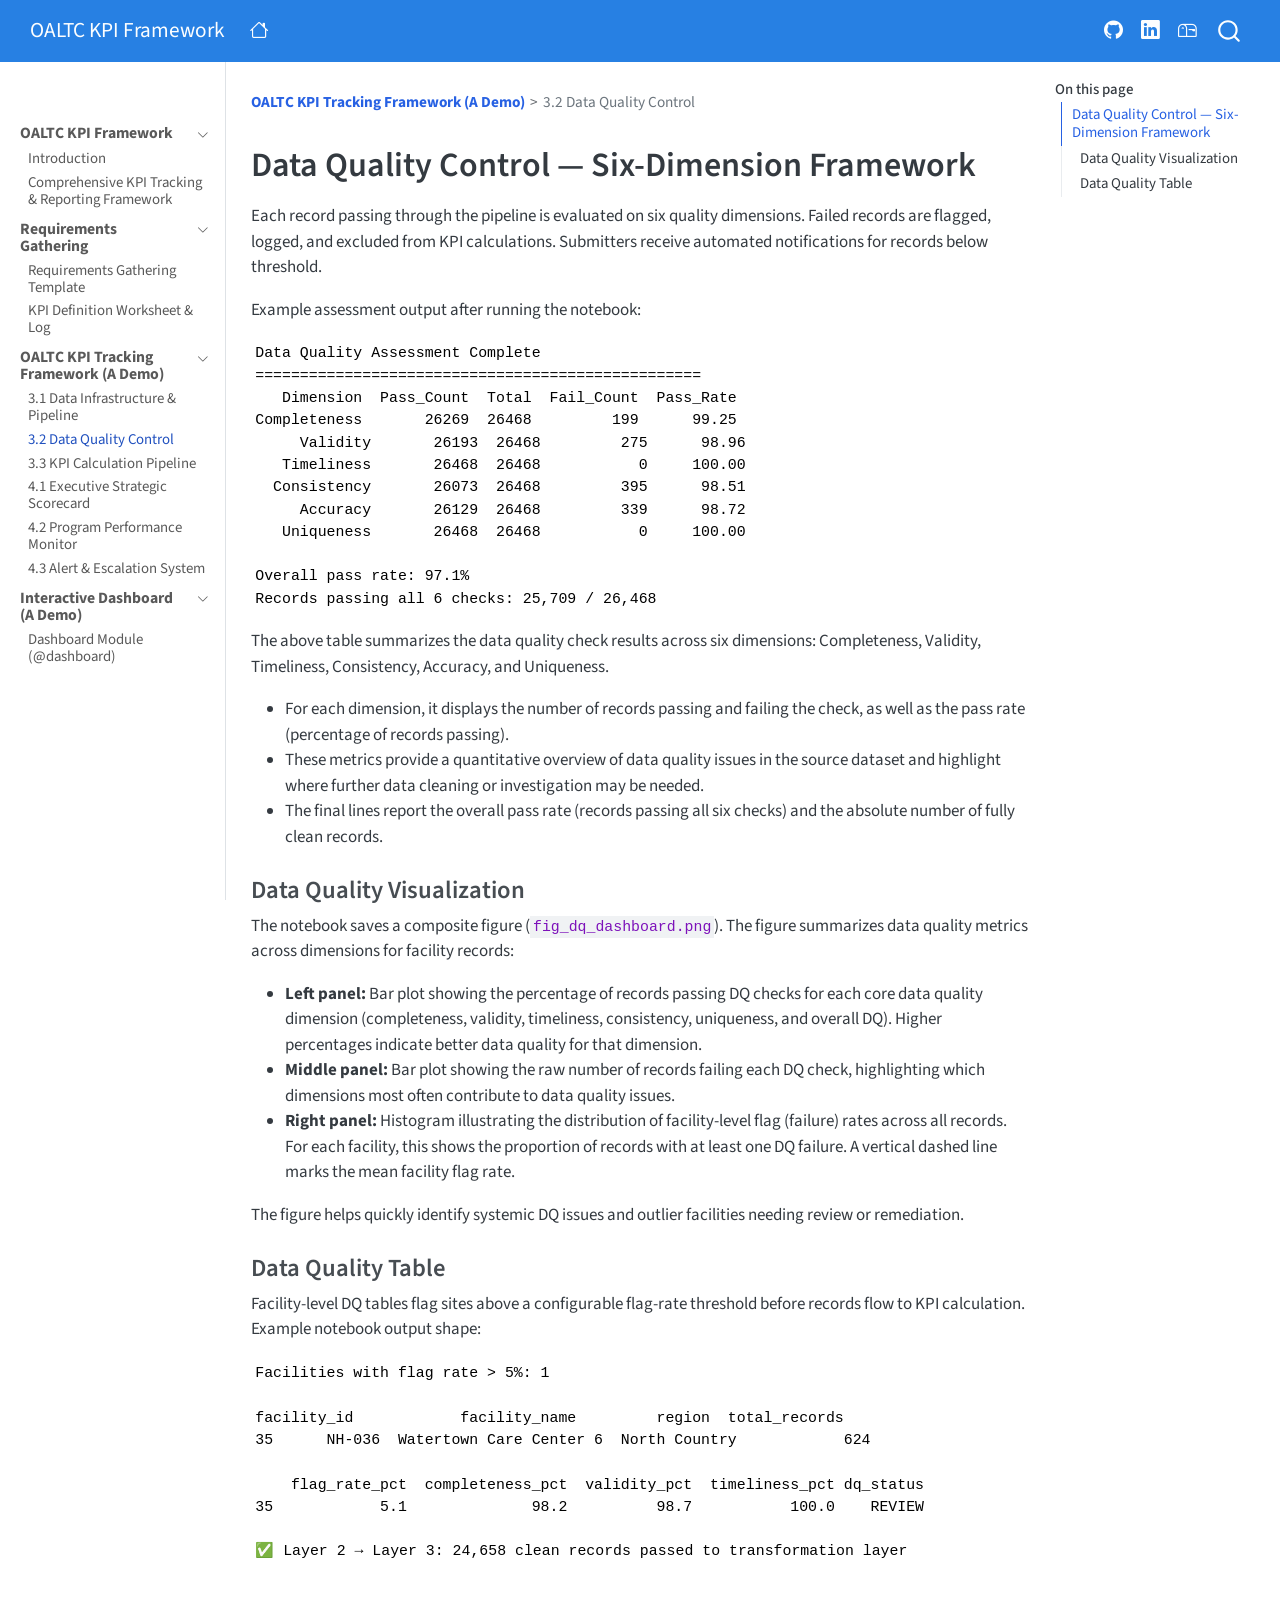
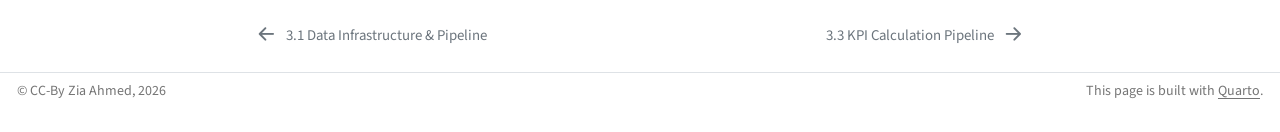
<file: docs/03-02-data-quality-control.html>
<!DOCTYPE html>
<html xmlns="http://www.w3.org/1999/xhtml" lang="en" xml:lang="en"><head>

<meta charset="utf-8">
<meta name="generator" content="quarto-1.8.27">

<meta name="viewport" content="width=device-width, initial-scale=1.0, user-scalable=yes">


<title>data-quality-control – OALTC KPI Framework</title>
<style>
code{white-space: pre-wrap;}
span.smallcaps{font-variant: small-caps;}
div.columns{display: flex; gap: min(4vw, 1.5em);}
div.column{flex: auto; overflow-x: auto;}
div.hanging-indent{margin-left: 1.5em; text-indent: -1.5em;}
ul.task-list{list-style: none;}
ul.task-list li input[type="checkbox"] {
  width: 0.8em;
  margin: 0 0.8em 0.2em -1em; /* quarto-specific, see https://github.com/quarto-dev/quarto-cli/issues/4556 */ 
  vertical-align: middle;
}
</style>


<script src="site_libs/quarto-nav/quarto-nav.js"></script>
<script src="site_libs/clipboard/clipboard.min.js"></script>
<script src="site_libs/quarto-search/autocomplete.umd.js"></script>
<script src="site_libs/quarto-search/fuse.min.js"></script>
<script src="site_libs/quarto-search/quarto-search.js"></script>
<meta name="quarto:offset" content="./">
<link href="./03-03-kpi-calculation.html" rel="next">
<link href="./03-01-data-infrastructure-pipeline.html" rel="prev">
<script src="site_libs/quarto-html/quarto.js" type="module"></script>
<script src="site_libs/quarto-html/tabsets/tabsets.js" type="module"></script>
<script src="site_libs/quarto-html/axe/axe-check.js" type="module"></script>
<script src="site_libs/quarto-html/popper.min.js"></script>
<script src="site_libs/quarto-html/tippy.umd.min.js"></script>
<script src="site_libs/quarto-html/anchor.min.js"></script>
<link href="site_libs/quarto-html/tippy.css" rel="stylesheet">
<link href="site_libs/quarto-html/quarto-syntax-highlighting-ed96de9b727972fe78a7b5d16c58bf87.css" rel="stylesheet" id="quarto-text-highlighting-styles">
<script src="site_libs/bootstrap/bootstrap.min.js"></script>
<link href="site_libs/bootstrap/bootstrap-icons.css" rel="stylesheet">
<link href="site_libs/bootstrap/bootstrap-53ed95f2168beffb914300a26d79ad5b.min.css" rel="stylesheet" append-hash="true" id="quarto-bootstrap" data-mode="light">
<script id="quarto-search-options" type="application/json">{
  "location": "navbar",
  "copy-button": false,
  "collapse-after": 3,
  "panel-placement": "end",
  "type": "overlay",
  "limit": 50,
  "keyboard-shortcut": [
    "f",
    "/",
    "s"
  ],
  "show-item-context": false,
  "language": {
    "search-no-results-text": "No results",
    "search-matching-documents-text": "matching documents",
    "search-copy-link-title": "Copy link to search",
    "search-hide-matches-text": "Hide additional matches",
    "search-more-match-text": "more match in this document",
    "search-more-matches-text": "more matches in this document",
    "search-clear-button-title": "Clear",
    "search-text-placeholder": "",
    "search-detached-cancel-button-title": "Cancel",
    "search-submit-button-title": "Submit",
    "search-label": "Search"
  }
}</script>


</head>

<body class="nav-sidebar docked nav-fixed quarto-light">

<div id="quarto-search-results"></div>
  <header id="quarto-header" class="headroom fixed-top">
    <nav class="navbar navbar-expand-lg " data-bs-theme="dark">
      <div class="navbar-container container-fluid">
      <div class="navbar-brand-container mx-auto">
    <a class="navbar-brand" href="./index.html">
    <span class="navbar-title">OALTC KPI Framework</span>
    </a>
  </div>
            <div id="quarto-search" class="" title="Search"></div>
          <button class="navbar-toggler" type="button" data-bs-toggle="collapse" data-bs-target="#navbarCollapse" aria-controls="navbarCollapse" role="menu" aria-expanded="false" aria-label="Toggle navigation" onclick="if (window.quartoToggleHeadroom) { window.quartoToggleHeadroom(); }">
  <span class="navbar-toggler-icon"></span>
</button>
          <div class="collapse navbar-collapse" id="navbarCollapse">
            <ul class="navbar-nav navbar-nav-scroll me-auto">
  <li class="nav-item compact">
    <a class="nav-link" href="https://sites.google.com/view/r-data-sci-env/home"> <i class="bi bi-house" role="img">
</i> 
<span class="menu-text"></span></a>
  </li>  
</ul>
            <ul class="navbar-nav navbar-nav-scroll ms-auto">
  <li class="nav-item compact">
    <a class="nav-link" href="https://github.com/zia207"> <i class="bi bi-github" role="img">
</i> 
<span class="menu-text"></span></a>
  </li>  
  <li class="nav-item compact">
    <a class="nav-link" href="https://www.linkedin.com/in/zia-ahmed207"> <i class="bi bi-linkedin" role="img">
</i> 
<span class="menu-text"></span></a>
  </li>  
  <li class="nav-item compact">
    <a class="nav-link" href="mailto:zia207@gmail.com"> <i class="bi bi-mailbox" role="img">
</i> 
<span class="menu-text"></span></a>
  </li>  
</ul>
          </div> <!-- /navcollapse -->
            <div class="quarto-navbar-tools">
</div>
      </div> <!-- /container-fluid -->
    </nav>
  <nav class="quarto-secondary-nav">
    <div class="container-fluid d-flex">
      <button type="button" class="quarto-btn-toggle btn" data-bs-toggle="collapse" role="button" data-bs-target=".quarto-sidebar-collapse-item" aria-controls="quarto-sidebar" aria-expanded="false" aria-label="Toggle sidebar navigation" onclick="if (window.quartoToggleHeadroom) { window.quartoToggleHeadroom(); }">
        <i class="bi bi-layout-text-sidebar-reverse"></i>
      </button>
        <nav class="quarto-page-breadcrumbs" aria-label="breadcrumb"><ol class="breadcrumb"><li class="breadcrumb-item"><a href="./03-01-data-infrastructure-pipeline.html"><strong>OALTC KPI Tracking Framework (A Demo)</strong></a></li><li class="breadcrumb-item"><a href="./03-02-data-quality-control.html">3.2 Data Quality Control</a></li></ol></nav>
        <a class="flex-grow-1" role="navigation" data-bs-toggle="collapse" data-bs-target=".quarto-sidebar-collapse-item" aria-controls="quarto-sidebar" aria-expanded="false" aria-label="Toggle sidebar navigation" onclick="if (window.quartoToggleHeadroom) { window.quartoToggleHeadroom(); }">      
        </a>
      <button type="button" class="btn quarto-search-button" aria-label="Search" onclick="window.quartoOpenSearch();">
        <i class="bi bi-search"></i>
      </button>
    </div>
  </nav>
</header>
<!-- content -->
<div id="quarto-content" class="quarto-container page-columns page-rows-contents page-layout-article page-navbar">
<!-- sidebar -->
  <nav id="quarto-sidebar" class="sidebar collapse collapse-horizontal quarto-sidebar-collapse-item sidebar-navigation docked overflow-auto">
        <div class="mt-2 flex-shrink-0 align-items-center">
        <div class="sidebar-search">
        <div id="quarto-search" class="" title="Search"></div>
        </div>
        </div>
    <div class="sidebar-menu-container"> 
    <ul class="list-unstyled mt-1">
        <li class="sidebar-item sidebar-item-section">
      <div class="sidebar-item-container"> 
            <a class="sidebar-item-text sidebar-link text-start" data-bs-toggle="collapse" data-bs-target="#quarto-sidebar-section-1" role="navigation" aria-expanded="true">
 <span class="menu-text"><strong>OALTC KPI Framework</strong></span></a>
          <a class="sidebar-item-toggle text-start" data-bs-toggle="collapse" data-bs-target="#quarto-sidebar-section-1" role="navigation" aria-expanded="true" aria-label="Toggle section">
            <i class="bi bi-chevron-right ms-2"></i>
          </a> 
      </div>
      <ul id="quarto-sidebar-section-1" class="collapse list-unstyled sidebar-section depth1 show">  
          <li class="sidebar-item">
  <div class="sidebar-item-container"> 
  <a href="./index.html" class="sidebar-item-text sidebar-link">
 <span class="menu-text">Introduction</span></a>
  </div>
</li>
          <li class="sidebar-item">
  <div class="sidebar-item-container"> 
  <a href="./01-framework-governance.html" class="sidebar-item-text sidebar-link">
 <span class="menu-text">Comprehensive KPI Tracking &amp; Reporting Framework</span></a>
  </div>
</li>
      </ul>
  </li>
        <li class="sidebar-item sidebar-item-section">
      <div class="sidebar-item-container"> 
            <a class="sidebar-item-text sidebar-link text-start" data-bs-toggle="collapse" data-bs-target="#quarto-sidebar-section-2" role="navigation" aria-expanded="true">
 <span class="menu-text"><strong>Requirements Gathering</strong></span></a>
          <a class="sidebar-item-toggle text-start" data-bs-toggle="collapse" data-bs-target="#quarto-sidebar-section-2" role="navigation" aria-expanded="true" aria-label="Toggle section">
            <i class="bi bi-chevron-right ms-2"></i>
          </a> 
      </div>
      <ul id="quarto-sidebar-section-2" class="collapse list-unstyled sidebar-section depth1 show">  
          <li class="sidebar-item">
  <div class="sidebar-item-container"> 
  <a href="./02-requirements-gathering.html" class="sidebar-item-text sidebar-link">
 <span class="menu-text">Requirements Gathering Template</span></a>
  </div>
</li>
          <li class="sidebar-item">
  <div class="sidebar-item-container"> 
  <a href="./02-kpi-definition-worksheet.html" class="sidebar-item-text sidebar-link">
 <span class="menu-text">KPI Definition Worksheet &amp; Log</span></a>
  </div>
</li>
      </ul>
  </li>
        <li class="sidebar-item sidebar-item-section">
      <div class="sidebar-item-container"> 
            <a class="sidebar-item-text sidebar-link text-start" data-bs-toggle="collapse" data-bs-target="#quarto-sidebar-section-3" role="navigation" aria-expanded="true">
 <span class="menu-text"><strong>OALTC KPI Tracking Framework (A Demo)</strong></span></a>
          <a class="sidebar-item-toggle text-start" data-bs-toggle="collapse" data-bs-target="#quarto-sidebar-section-3" role="navigation" aria-expanded="true" aria-label="Toggle section">
            <i class="bi bi-chevron-right ms-2"></i>
          </a> 
      </div>
      <ul id="quarto-sidebar-section-3" class="collapse list-unstyled sidebar-section depth1 show">  
          <li class="sidebar-item">
  <div class="sidebar-item-container"> 
  <a href="./03-01-data-infrastructure-pipeline.html" class="sidebar-item-text sidebar-link">
 <span class="menu-text">3.1 Data Infrastructure &amp; Pipeline</span></a>
  </div>
</li>
          <li class="sidebar-item">
  <div class="sidebar-item-container"> 
  <a href="./03-02-data-quality-control.html" class="sidebar-item-text sidebar-link active">
 <span class="menu-text">3.2 Data Quality Control</span></a>
  </div>
</li>
          <li class="sidebar-item">
  <div class="sidebar-item-container"> 
  <a href="./03-03-kpi-calculation.html" class="sidebar-item-text sidebar-link">
 <span class="menu-text">3.3 KPI Calculation Pipeline</span></a>
  </div>
</li>
          <li class="sidebar-item">
  <div class="sidebar-item-container"> 
  <a href="./04-01-executive-scorecard.html" class="sidebar-item-text sidebar-link">
 <span class="menu-text">4.1 Executive Strategic Scorecard</span></a>
  </div>
</li>
          <li class="sidebar-item">
  <div class="sidebar-item-container"> 
  <a href="./04-02-program-monitor.html" class="sidebar-item-text sidebar-link">
 <span class="menu-text">4.2 Program Performance Monitor</span></a>
  </div>
</li>
          <li class="sidebar-item">
  <div class="sidebar-item-container"> 
  <a href="./04-03-alert-system.html" class="sidebar-item-text sidebar-link">
 <span class="menu-text">4.3 Alert &amp; Escalation System</span></a>
  </div>
</li>
      </ul>
  </li>
        <li class="sidebar-item sidebar-item-section">
      <div class="sidebar-item-container"> 
            <a class="sidebar-item-text sidebar-link text-start" data-bs-toggle="collapse" data-bs-target="#quarto-sidebar-section-4" role="navigation" aria-expanded="true">
 <span class="menu-text"><strong>Interactive Dashboard (A Demo)</strong></span></a>
          <a class="sidebar-item-toggle text-start" data-bs-toggle="collapse" data-bs-target="#quarto-sidebar-section-4" role="navigation" aria-expanded="true" aria-label="Toggle section">
            <i class="bi bi-chevron-right ms-2"></i>
          </a> 
      </div>
      <ul id="quarto-sidebar-section-4" class="collapse list-unstyled sidebar-section depth1 show">  
          <li class="sidebar-item">
  <div class="sidebar-item-container"> 
  <a href="./05-dashboard.html" class="sidebar-item-text sidebar-link">
 <span class="menu-text">Dashboard Module (<span class="citation" data-cites="dashboard">@dashboard</span>)</span></a>
  </div>
</li>
      </ul>
  </li>
    </ul>
    </div>
</nav>
<div id="quarto-sidebar-glass" class="quarto-sidebar-collapse-item" data-bs-toggle="collapse" data-bs-target=".quarto-sidebar-collapse-item"></div>
<!-- margin-sidebar -->
    <div id="quarto-margin-sidebar" class="sidebar margin-sidebar">
        <nav id="TOC" role="doc-toc" class="toc-active">
    <h2 id="toc-title">On this page</h2>
   
  <ul>
  <li><a href="#data-quality-control-six-dimension-framework" id="toc-data-quality-control-six-dimension-framework" class="nav-link active" data-scroll-target="#data-quality-control-six-dimension-framework">Data Quality Control — Six-Dimension Framework</a>
  <ul class="collapse">
  <li><a href="#data-quality-visualization" id="toc-data-quality-visualization" class="nav-link" data-scroll-target="#data-quality-visualization">Data Quality Visualization</a></li>
  <li><a href="#data-quality-table" id="toc-data-quality-table" class="nav-link" data-scroll-target="#data-quality-table">Data Quality Table</a></li>
  </ul></li>
  </ul>
</nav>
    </div>
<!-- main -->
<main class="content" id="quarto-document-content"><header id="title-block-header" class="quarto-title-block"><nav class="quarto-page-breadcrumbs quarto-title-breadcrumbs d-none d-lg-block" aria-label="breadcrumb"><ol class="breadcrumb"><li class="breadcrumb-item"><a href="./03-01-data-infrastructure-pipeline.html"><strong>OALTC KPI Tracking Framework (A Demo)</strong></a></li><li class="breadcrumb-item"><a href="./03-02-data-quality-control.html">3.2 Data Quality Control</a></li></ol></nav></header>




<section id="data-quality-control-six-dimension-framework" class="level1">
<h1>Data Quality Control — Six-Dimension Framework</h1>
<p>Each record passing through the pipeline is evaluated on six quality dimensions. Failed records are flagged, logged, and excluded from KPI calculations. Submitters receive automated notifications for records below threshold.</p>
<p>Example assessment output after running the notebook:</p>
<pre><code>Data Quality Assessment Complete
==================================================
   Dimension  Pass_Count  Total  Fail_Count  Pass_Rate
Completeness       26269  26468         199      99.25
     Validity       26193  26468         275      98.96
   Timeliness       26468  26468           0     100.00
  Consistency       26073  26468         395      98.51
     Accuracy       26129  26468         339      98.72
   Uniqueness       26468  26468           0     100.00

Overall pass rate: 97.1%
Records passing all 6 checks: 25,709 / 26,468</code></pre>
<p>The above table summarizes the data quality check results across six dimensions: Completeness, Validity, Timeliness, Consistency, Accuracy, and Uniqueness.</p>
<ul>
<li>For each dimension, it displays the number of records passing and failing the check, as well as the pass rate (percentage of records passing).</li>
<li>These metrics provide a quantitative overview of data quality issues in the source dataset and highlight where further data cleaning or investigation may be needed.</li>
<li>The final lines report the overall pass rate (records passing all six checks) and the absolute number of fully clean records.</li>
</ul>
<section id="data-quality-visualization" class="level3">
<h3 class="anchored" data-anchor-id="data-quality-visualization">Data Quality Visualization</h3>
<p>The notebook saves a composite figure (<code>fig_dq_dashboard.png</code>). The figure summarizes data quality metrics across dimensions for facility records:</p>
<ul>
<li><strong>Left panel:</strong> Bar plot showing the percentage of records passing DQ checks for each core data quality dimension (completeness, validity, timeliness, consistency, uniqueness, and overall DQ). Higher percentages indicate better data quality for that dimension.</li>
<li><strong>Middle panel:</strong> Bar plot showing the raw number of records failing each DQ check, highlighting which dimensions most often contribute to data quality issues.</li>
<li><strong>Right panel:</strong> Histogram illustrating the distribution of facility-level flag (failure) rates across all records. For each facility, this shows the proportion of records with at least one DQ failure. A vertical dashed line marks the mean facility flag rate.</li>
</ul>
<p>The figure helps quickly identify systemic DQ issues and outlier facilities needing review or remediation.</p>
</section>
<section id="data-quality-table" class="level3">
<h3 class="anchored" data-anchor-id="data-quality-table">Data Quality Table</h3>
<p>Facility-level DQ tables flag sites above a configurable flag-rate threshold before records flow to KPI calculation. Example notebook output shape:</p>
<pre><code>Facilities with flag rate &gt; 5%: 1

facility_id            facility_name         region  total_records
35      NH-036  Watertown Care Center 6  North Country            624

    flag_rate_pct  completeness_pct  validity_pct  timeliness_pct dq_status
35            5.1              98.2          98.7           100.0    REVIEW

✅ Layer 2 → Layer 3: 24,658 clean records passed to transformation layer</code></pre>


</section>
</section>

</main> <!-- /main -->
<script id="quarto-html-after-body" type="application/javascript">
  window.document.addEventListener("DOMContentLoaded", function (event) {
    const icon = "";
    const anchorJS = new window.AnchorJS();
    anchorJS.options = {
      placement: 'right',
      icon: icon
    };
    anchorJS.add('.anchored');
    const isCodeAnnotation = (el) => {
      for (const clz of el.classList) {
        if (clz.startsWith('code-annotation-')) {                     
          return true;
        }
      }
      return false;
    }
    const onCopySuccess = function(e) {
      // button target
      const button = e.trigger;
      // don't keep focus
      button.blur();
      // flash "checked"
      button.classList.add('code-copy-button-checked');
      var currentTitle = button.getAttribute("title");
      button.setAttribute("title", "Copied!");
      let tooltip;
      if (window.bootstrap) {
        button.setAttribute("data-bs-toggle", "tooltip");
        button.setAttribute("data-bs-placement", "left");
        button.setAttribute("data-bs-title", "Copied!");
        tooltip = new bootstrap.Tooltip(button, 
          { trigger: "manual", 
            customClass: "code-copy-button-tooltip",
            offset: [0, -8]});
        tooltip.show();    
      }
      setTimeout(function() {
        if (tooltip) {
          tooltip.hide();
          button.removeAttribute("data-bs-title");
          button.removeAttribute("data-bs-toggle");
          button.removeAttribute("data-bs-placement");
        }
        button.setAttribute("title", currentTitle);
        button.classList.remove('code-copy-button-checked');
      }, 1000);
      // clear code selection
      e.clearSelection();
    }
    const getTextToCopy = function(trigger) {
      const outerScaffold = trigger.parentElement.cloneNode(true);
      const codeEl = outerScaffold.querySelector('code');
      for (const childEl of codeEl.children) {
        if (isCodeAnnotation(childEl)) {
          childEl.remove();
        }
      }
      return codeEl.innerText;
    }
    const clipboard = new window.ClipboardJS('.code-copy-button:not([data-in-quarto-modal])', {
      text: getTextToCopy
    });
    clipboard.on('success', onCopySuccess);
    if (window.document.getElementById('quarto-embedded-source-code-modal')) {
      const clipboardModal = new window.ClipboardJS('.code-copy-button[data-in-quarto-modal]', {
        text: getTextToCopy,
        container: window.document.getElementById('quarto-embedded-source-code-modal')
      });
      clipboardModal.on('success', onCopySuccess);
    }
      var localhostRegex = new RegExp(/^(?:http|https):\/\/localhost\:?[0-9]*\//);
      var mailtoRegex = new RegExp(/^mailto:/);
        var filterRegex = new RegExp('/' + window.location.host + '/');
      var isInternal = (href) => {
          return filterRegex.test(href) || localhostRegex.test(href) || mailtoRegex.test(href);
      }
      // Inspect non-navigation links and adorn them if external
     var links = window.document.querySelectorAll('a[href]:not(.nav-link):not(.navbar-brand):not(.toc-action):not(.sidebar-link):not(.sidebar-item-toggle):not(.pagination-link):not(.no-external):not([aria-hidden]):not(.dropdown-item):not(.quarto-navigation-tool):not(.about-link)');
      for (var i=0; i<links.length; i++) {
        const link = links[i];
        if (!isInternal(link.href)) {
          // undo the damage that might have been done by quarto-nav.js in the case of
          // links that we want to consider external
          if (link.dataset.originalHref !== undefined) {
            link.href = link.dataset.originalHref;
          }
        }
      }
    function tippyHover(el, contentFn, onTriggerFn, onUntriggerFn) {
      const config = {
        allowHTML: true,
        maxWidth: 500,
        delay: 100,
        arrow: false,
        appendTo: function(el) {
            return el.parentElement;
        },
        interactive: true,
        interactiveBorder: 10,
        theme: 'quarto',
        placement: 'bottom-start',
      };
      if (contentFn) {
        config.content = contentFn;
      }
      if (onTriggerFn) {
        config.onTrigger = onTriggerFn;
      }
      if (onUntriggerFn) {
        config.onUntrigger = onUntriggerFn;
      }
      window.tippy(el, config); 
    }
    const noterefs = window.document.querySelectorAll('a[role="doc-noteref"]');
    for (var i=0; i<noterefs.length; i++) {
      const ref = noterefs[i];
      tippyHover(ref, function() {
        // use id or data attribute instead here
        let href = ref.getAttribute('data-footnote-href') || ref.getAttribute('href');
        try { href = new URL(href).hash; } catch {}
        const id = href.replace(/^#\/?/, "");
        const note = window.document.getElementById(id);
        if (note) {
          return note.innerHTML;
        } else {
          return "";
        }
      });
    }
    const xrefs = window.document.querySelectorAll('a.quarto-xref');
    const processXRef = (id, note) => {
      // Strip column container classes
      const stripColumnClz = (el) => {
        el.classList.remove("page-full", "page-columns");
        if (el.children) {
          for (const child of el.children) {
            stripColumnClz(child);
          }
        }
      }
      stripColumnClz(note)
      if (id === null || id.startsWith('sec-')) {
        // Special case sections, only their first couple elements
        const container = document.createElement("div");
        if (note.children && note.children.length > 2) {
          container.appendChild(note.children[0].cloneNode(true));
          for (let i = 1; i < note.children.length; i++) {
            const child = note.children[i];
            if (child.tagName === "P" && child.innerText === "") {
              continue;
            } else {
              container.appendChild(child.cloneNode(true));
              break;
            }
          }
          if (window.Quarto?.typesetMath) {
            window.Quarto.typesetMath(container);
          }
          return container.innerHTML
        } else {
          if (window.Quarto?.typesetMath) {
            window.Quarto.typesetMath(note);
          }
          return note.innerHTML;
        }
      } else {
        // Remove any anchor links if they are present
        const anchorLink = note.querySelector('a.anchorjs-link');
        if (anchorLink) {
          anchorLink.remove();
        }
        if (window.Quarto?.typesetMath) {
          window.Quarto.typesetMath(note);
        }
        if (note.classList.contains("callout")) {
          return note.outerHTML;
        } else {
          return note.innerHTML;
        }
      }
    }
    for (var i=0; i<xrefs.length; i++) {
      const xref = xrefs[i];
      tippyHover(xref, undefined, function(instance) {
        instance.disable();
        let url = xref.getAttribute('href');
        let hash = undefined; 
        if (url.startsWith('#')) {
          hash = url;
        } else {
          try { hash = new URL(url).hash; } catch {}
        }
        if (hash) {
          const id = hash.replace(/^#\/?/, "");
          const note = window.document.getElementById(id);
          if (note !== null) {
            try {
              const html = processXRef(id, note.cloneNode(true));
              instance.setContent(html);
            } finally {
              instance.enable();
              instance.show();
            }
          } else {
            // See if we can fetch this
            fetch(url.split('#')[0])
            .then(res => res.text())
            .then(html => {
              const parser = new DOMParser();
              const htmlDoc = parser.parseFromString(html, "text/html");
              const note = htmlDoc.getElementById(id);
              if (note !== null) {
                const html = processXRef(id, note);
                instance.setContent(html);
              } 
            }).finally(() => {
              instance.enable();
              instance.show();
            });
          }
        } else {
          // See if we can fetch a full url (with no hash to target)
          // This is a special case and we should probably do some content thinning / targeting
          fetch(url)
          .then(res => res.text())
          .then(html => {
            const parser = new DOMParser();
            const htmlDoc = parser.parseFromString(html, "text/html");
            const note = htmlDoc.querySelector('main.content');
            if (note !== null) {
              // This should only happen for chapter cross references
              // (since there is no id in the URL)
              // remove the first header
              if (note.children.length > 0 && note.children[0].tagName === "HEADER") {
                note.children[0].remove();
              }
              const html = processXRef(null, note);
              instance.setContent(html);
            } 
          }).finally(() => {
            instance.enable();
            instance.show();
          });
        }
      }, function(instance) {
      });
    }
        let selectedAnnoteEl;
        const selectorForAnnotation = ( cell, annotation) => {
          let cellAttr = 'data-code-cell="' + cell + '"';
          let lineAttr = 'data-code-annotation="' +  annotation + '"';
          const selector = 'span[' + cellAttr + '][' + lineAttr + ']';
          return selector;
        }
        const selectCodeLines = (annoteEl) => {
          const doc = window.document;
          const targetCell = annoteEl.getAttribute("data-target-cell");
          const targetAnnotation = annoteEl.getAttribute("data-target-annotation");
          const annoteSpan = window.document.querySelector(selectorForAnnotation(targetCell, targetAnnotation));
          const lines = annoteSpan.getAttribute("data-code-lines").split(",");
          const lineIds = lines.map((line) => {
            return targetCell + "-" + line;
          })
          let top = null;
          let height = null;
          let parent = null;
          if (lineIds.length > 0) {
              //compute the position of the single el (top and bottom and make a div)
              const el = window.document.getElementById(lineIds[0]);
              top = el.offsetTop;
              height = el.offsetHeight;
              parent = el.parentElement.parentElement;
            if (lineIds.length > 1) {
              const lastEl = window.document.getElementById(lineIds[lineIds.length - 1]);
              const bottom = lastEl.offsetTop + lastEl.offsetHeight;
              height = bottom - top;
            }
            if (top !== null && height !== null && parent !== null) {
              // cook up a div (if necessary) and position it 
              let div = window.document.getElementById("code-annotation-line-highlight");
              if (div === null) {
                div = window.document.createElement("div");
                div.setAttribute("id", "code-annotation-line-highlight");
                div.style.position = 'absolute';
                parent.appendChild(div);
              }
              div.style.top = top - 2 + "px";
              div.style.height = height + 4 + "px";
              div.style.left = 0;
              let gutterDiv = window.document.getElementById("code-annotation-line-highlight-gutter");
              if (gutterDiv === null) {
                gutterDiv = window.document.createElement("div");
                gutterDiv.setAttribute("id", "code-annotation-line-highlight-gutter");
                gutterDiv.style.position = 'absolute';
                const codeCell = window.document.getElementById(targetCell);
                const gutter = codeCell.querySelector('.code-annotation-gutter');
                gutter.appendChild(gutterDiv);
              }
              gutterDiv.style.top = top - 2 + "px";
              gutterDiv.style.height = height + 4 + "px";
            }
            selectedAnnoteEl = annoteEl;
          }
        };
        const unselectCodeLines = () => {
          const elementsIds = ["code-annotation-line-highlight", "code-annotation-line-highlight-gutter"];
          elementsIds.forEach((elId) => {
            const div = window.document.getElementById(elId);
            if (div) {
              div.remove();
            }
          });
          selectedAnnoteEl = undefined;
        };
          // Handle positioning of the toggle
      window.addEventListener(
        "resize",
        throttle(() => {
          elRect = undefined;
          if (selectedAnnoteEl) {
            selectCodeLines(selectedAnnoteEl);
          }
        }, 10)
      );
      function throttle(fn, ms) {
      let throttle = false;
      let timer;
        return (...args) => {
          if(!throttle) { // first call gets through
              fn.apply(this, args);
              throttle = true;
          } else { // all the others get throttled
              if(timer) clearTimeout(timer); // cancel #2
              timer = setTimeout(() => {
                fn.apply(this, args);
                timer = throttle = false;
              }, ms);
          }
        };
      }
        // Attach click handler to the DT
        const annoteDls = window.document.querySelectorAll('dt[data-target-cell]');
        for (const annoteDlNode of annoteDls) {
          annoteDlNode.addEventListener('click', (event) => {
            const clickedEl = event.target;
            if (clickedEl !== selectedAnnoteEl) {
              unselectCodeLines();
              const activeEl = window.document.querySelector('dt[data-target-cell].code-annotation-active');
              if (activeEl) {
                activeEl.classList.remove('code-annotation-active');
              }
              selectCodeLines(clickedEl);
              clickedEl.classList.add('code-annotation-active');
            } else {
              // Unselect the line
              unselectCodeLines();
              clickedEl.classList.remove('code-annotation-active');
            }
          });
        }
    const findCites = (el) => {
      const parentEl = el.parentElement;
      if (parentEl) {
        const cites = parentEl.dataset.cites;
        if (cites) {
          return {
            el,
            cites: cites.split(' ')
          };
        } else {
          return findCites(el.parentElement)
        }
      } else {
        return undefined;
      }
    };
    var bibliorefs = window.document.querySelectorAll('a[role="doc-biblioref"]');
    for (var i=0; i<bibliorefs.length; i++) {
      const ref = bibliorefs[i];
      const citeInfo = findCites(ref);
      if (citeInfo) {
        tippyHover(citeInfo.el, function() {
          var popup = window.document.createElement('div');
          citeInfo.cites.forEach(function(cite) {
            var citeDiv = window.document.createElement('div');
            citeDiv.classList.add('hanging-indent');
            citeDiv.classList.add('csl-entry');
            var biblioDiv = window.document.getElementById('ref-' + cite);
            if (biblioDiv) {
              citeDiv.innerHTML = biblioDiv.innerHTML;
            }
            popup.appendChild(citeDiv);
          });
          return popup.innerHTML;
        });
      }
    }
  });
  </script>
<nav class="page-navigation">
  <div class="nav-page nav-page-previous">
      <a href="./03-01-data-infrastructure-pipeline.html" class="pagination-link" aria-label="3.1 Data Infrastructure &amp; Pipeline">
        <i class="bi bi-arrow-left-short"></i> <span class="nav-page-text">3.1 Data Infrastructure &amp; Pipeline</span>
      </a>          
  </div>
  <div class="nav-page nav-page-next">
      <a href="./03-03-kpi-calculation.html" class="pagination-link" aria-label="3.3 KPI Calculation Pipeline">
        <span class="nav-page-text">3.3 KPI Calculation Pipeline</span> <i class="bi bi-arrow-right-short"></i>
      </a>
  </div>
</nav>
</div> <!-- /content -->
<footer class="footer">
  <div class="nav-footer">
    <div class="nav-footer-left">
<p>© CC-By Zia Ahmed, 2026</p>
</div>   
    <div class="nav-footer-center">
      &nbsp;
    </div>
    <div class="nav-footer-right">
<p>This page is built with <a href="https://quarto.org/">Quarto</a>.</p>
</div>
  </div>
</footer>




</body></html>
</file>
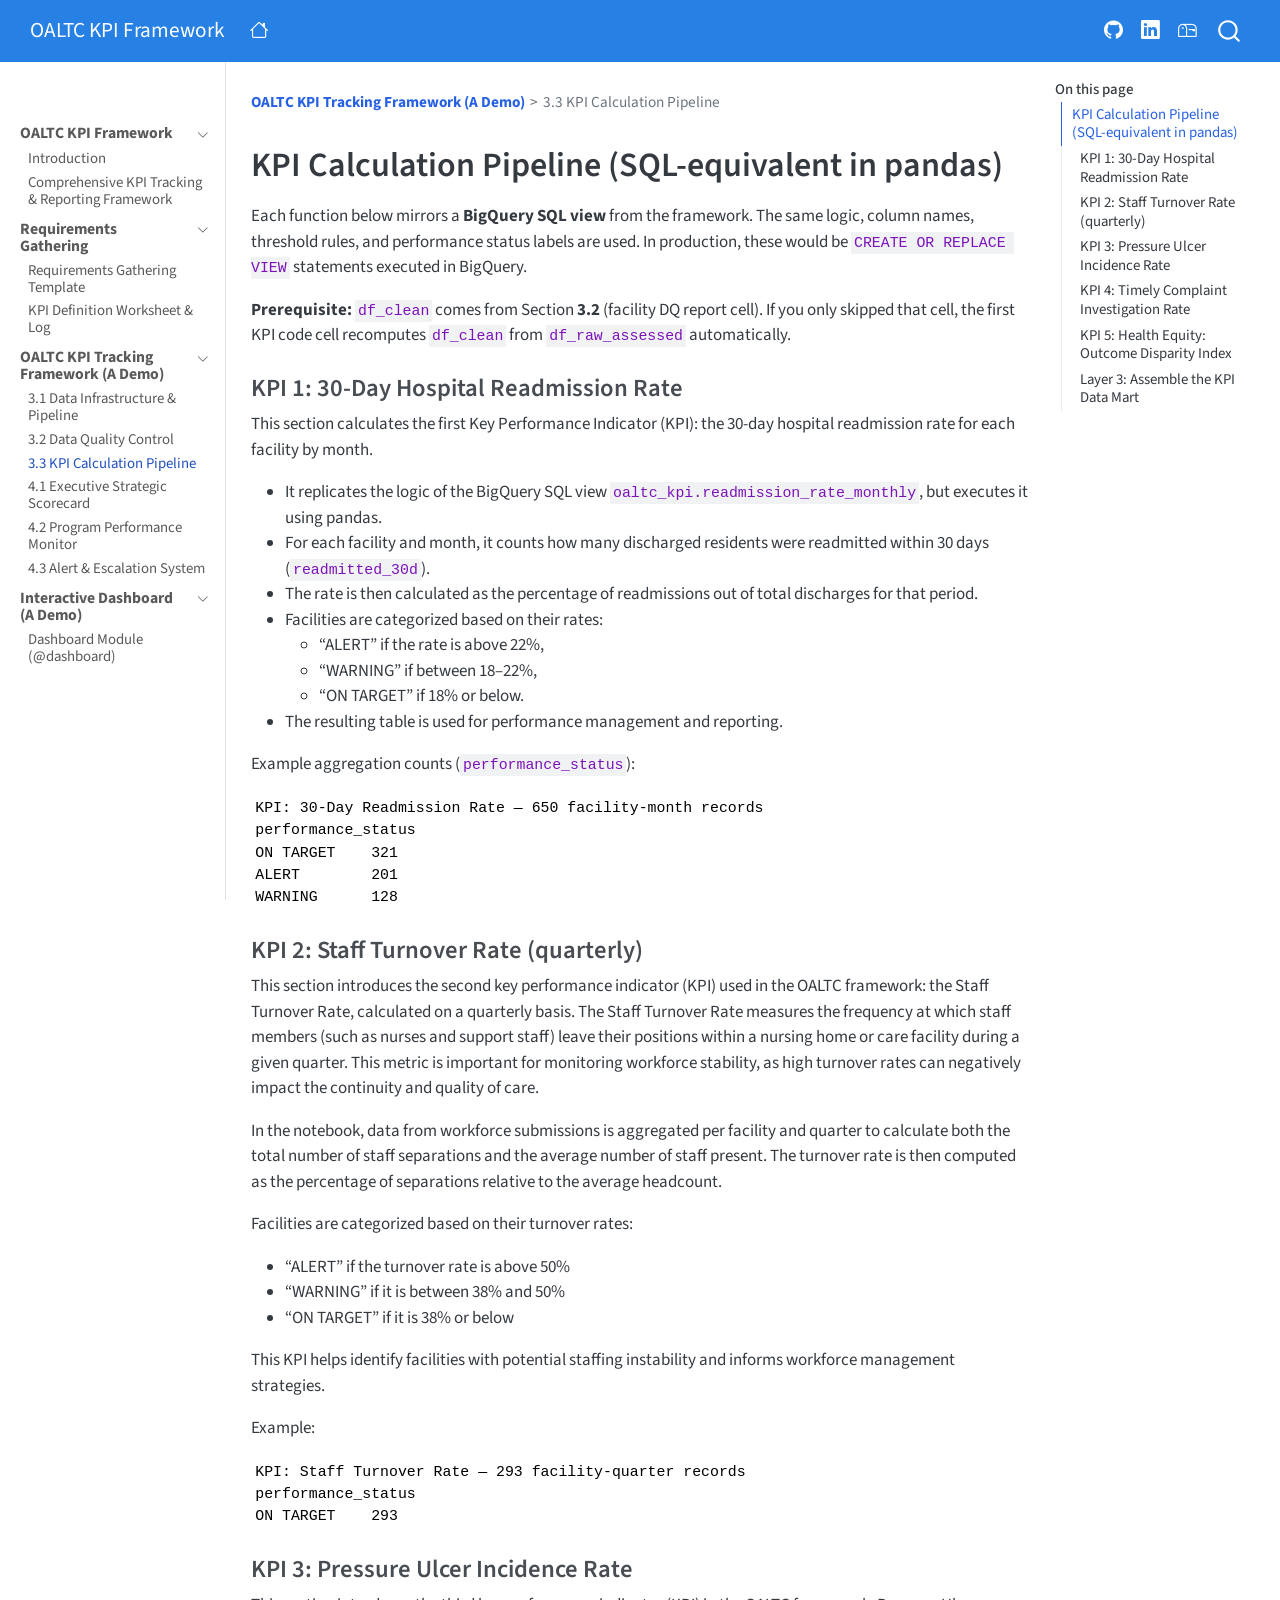
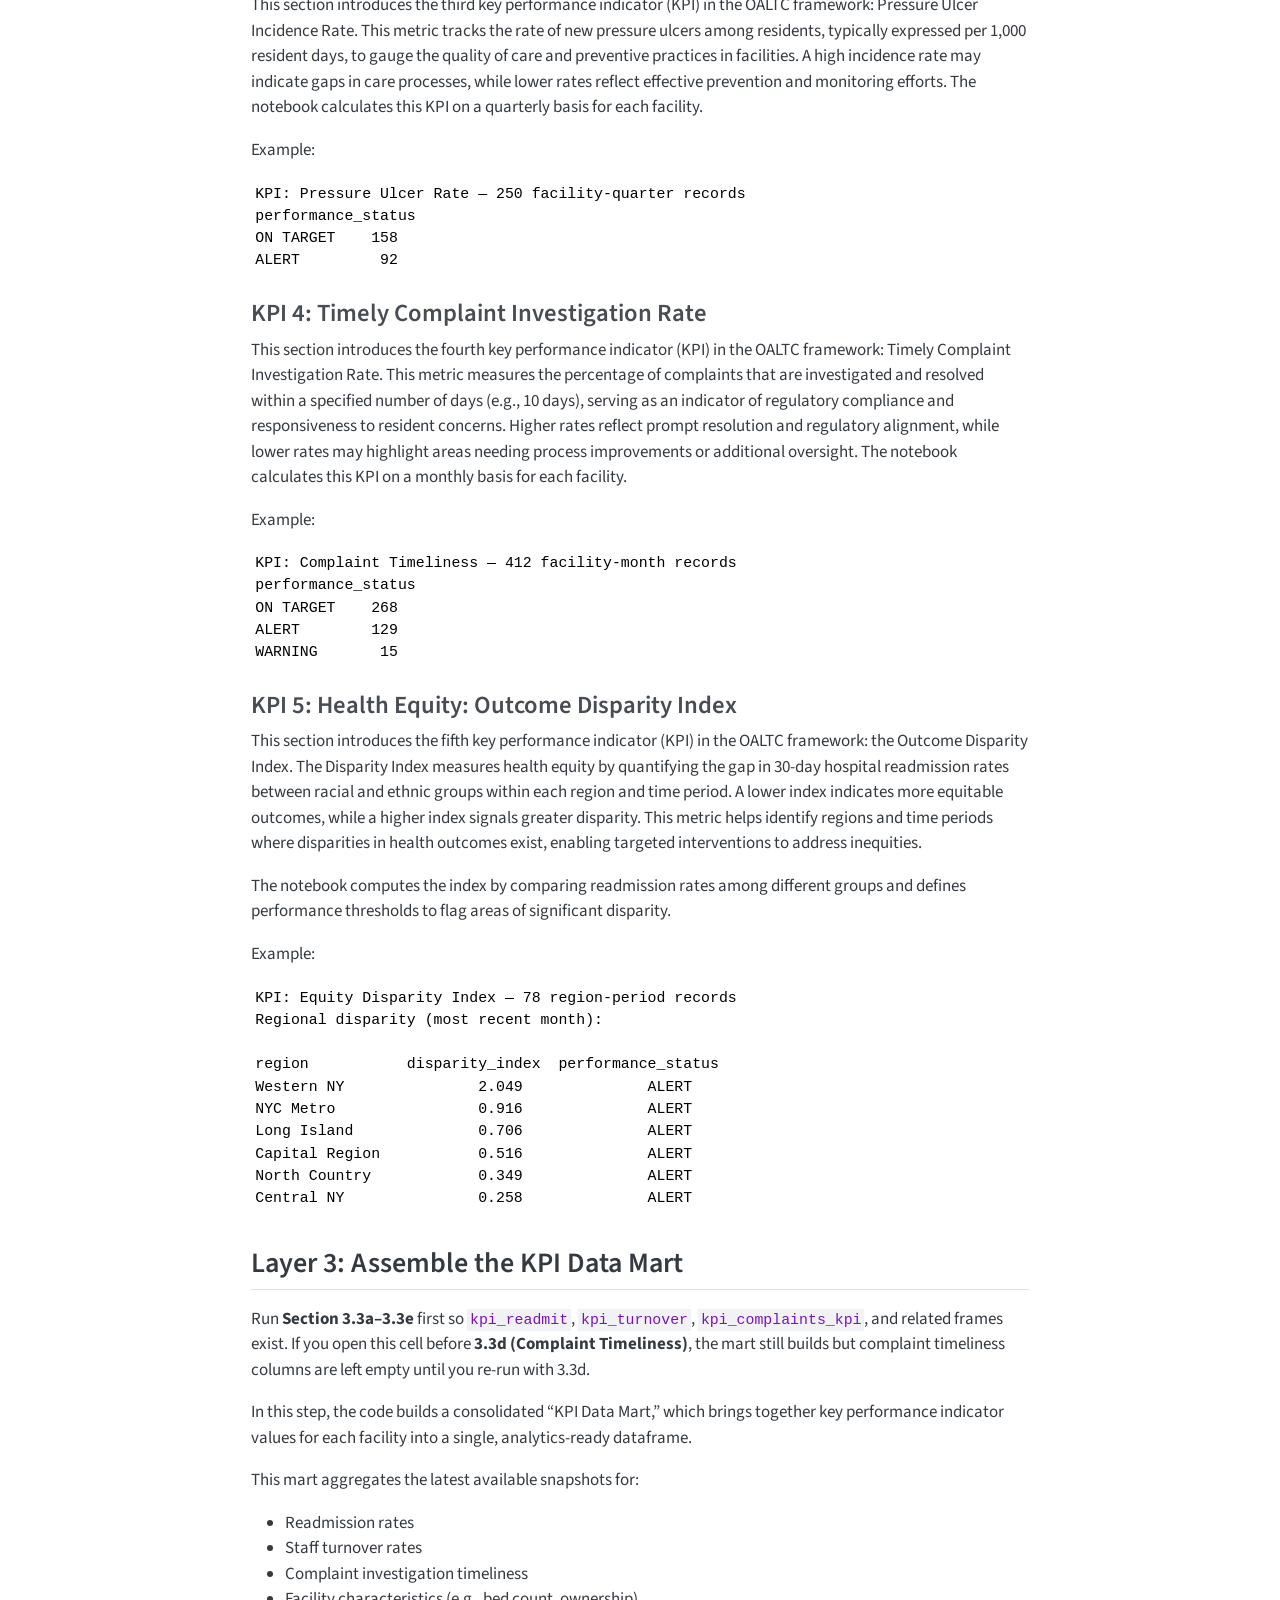
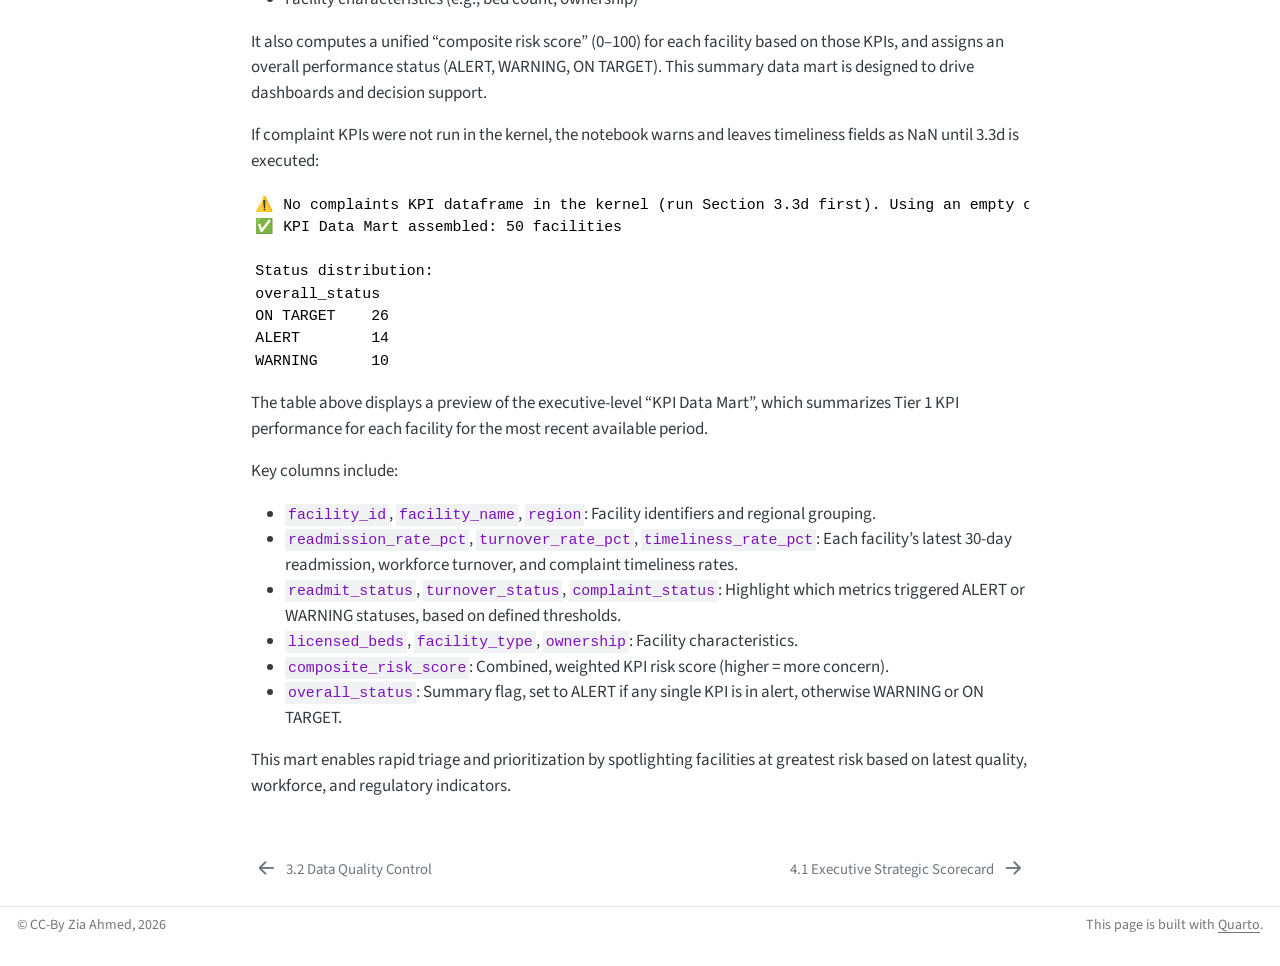
<file: docs/03-03-kpi-calculation.html>
<!DOCTYPE html>
<html xmlns="http://www.w3.org/1999/xhtml" lang="en" xml:lang="en"><head>

<meta charset="utf-8">
<meta name="generator" content="quarto-1.8.27">

<meta name="viewport" content="width=device-width, initial-scale=1.0, user-scalable=yes">


<title>kpi-calculation – OALTC KPI Framework</title>
<style>
code{white-space: pre-wrap;}
span.smallcaps{font-variant: small-caps;}
div.columns{display: flex; gap: min(4vw, 1.5em);}
div.column{flex: auto; overflow-x: auto;}
div.hanging-indent{margin-left: 1.5em; text-indent: -1.5em;}
ul.task-list{list-style: none;}
ul.task-list li input[type="checkbox"] {
  width: 0.8em;
  margin: 0 0.8em 0.2em -1em; /* quarto-specific, see https://github.com/quarto-dev/quarto-cli/issues/4556 */ 
  vertical-align: middle;
}
</style>


<script src="site_libs/quarto-nav/quarto-nav.js"></script>
<script src="site_libs/clipboard/clipboard.min.js"></script>
<script src="site_libs/quarto-search/autocomplete.umd.js"></script>
<script src="site_libs/quarto-search/fuse.min.js"></script>
<script src="site_libs/quarto-search/quarto-search.js"></script>
<meta name="quarto:offset" content="./">
<link href="./04-01-executive-scorecard.html" rel="next">
<link href="./03-02-data-quality-control.html" rel="prev">
<script src="site_libs/quarto-html/quarto.js" type="module"></script>
<script src="site_libs/quarto-html/tabsets/tabsets.js" type="module"></script>
<script src="site_libs/quarto-html/axe/axe-check.js" type="module"></script>
<script src="site_libs/quarto-html/popper.min.js"></script>
<script src="site_libs/quarto-html/tippy.umd.min.js"></script>
<script src="site_libs/quarto-html/anchor.min.js"></script>
<link href="site_libs/quarto-html/tippy.css" rel="stylesheet">
<link href="site_libs/quarto-html/quarto-syntax-highlighting-ed96de9b727972fe78a7b5d16c58bf87.css" rel="stylesheet" id="quarto-text-highlighting-styles">
<script src="site_libs/bootstrap/bootstrap.min.js"></script>
<link href="site_libs/bootstrap/bootstrap-icons.css" rel="stylesheet">
<link href="site_libs/bootstrap/bootstrap-53ed95f2168beffb914300a26d79ad5b.min.css" rel="stylesheet" append-hash="true" id="quarto-bootstrap" data-mode="light">
<script id="quarto-search-options" type="application/json">{
  "location": "navbar",
  "copy-button": false,
  "collapse-after": 3,
  "panel-placement": "end",
  "type": "overlay",
  "limit": 50,
  "keyboard-shortcut": [
    "f",
    "/",
    "s"
  ],
  "show-item-context": false,
  "language": {
    "search-no-results-text": "No results",
    "search-matching-documents-text": "matching documents",
    "search-copy-link-title": "Copy link to search",
    "search-hide-matches-text": "Hide additional matches",
    "search-more-match-text": "more match in this document",
    "search-more-matches-text": "more matches in this document",
    "search-clear-button-title": "Clear",
    "search-text-placeholder": "",
    "search-detached-cancel-button-title": "Cancel",
    "search-submit-button-title": "Submit",
    "search-label": "Search"
  }
}</script>


</head>

<body class="nav-sidebar docked nav-fixed quarto-light">

<div id="quarto-search-results"></div>
  <header id="quarto-header" class="headroom fixed-top">
    <nav class="navbar navbar-expand-lg " data-bs-theme="dark">
      <div class="navbar-container container-fluid">
      <div class="navbar-brand-container mx-auto">
    <a class="navbar-brand" href="./index.html">
    <span class="navbar-title">OALTC KPI Framework</span>
    </a>
  </div>
            <div id="quarto-search" class="" title="Search"></div>
          <button class="navbar-toggler" type="button" data-bs-toggle="collapse" data-bs-target="#navbarCollapse" aria-controls="navbarCollapse" role="menu" aria-expanded="false" aria-label="Toggle navigation" onclick="if (window.quartoToggleHeadroom) { window.quartoToggleHeadroom(); }">
  <span class="navbar-toggler-icon"></span>
</button>
          <div class="collapse navbar-collapse" id="navbarCollapse">
            <ul class="navbar-nav navbar-nav-scroll me-auto">
  <li class="nav-item compact">
    <a class="nav-link" href="https://sites.google.com/view/r-data-sci-env/home"> <i class="bi bi-house" role="img">
</i> 
<span class="menu-text"></span></a>
  </li>  
</ul>
            <ul class="navbar-nav navbar-nav-scroll ms-auto">
  <li class="nav-item compact">
    <a class="nav-link" href="https://github.com/zia207"> <i class="bi bi-github" role="img">
</i> 
<span class="menu-text"></span></a>
  </li>  
  <li class="nav-item compact">
    <a class="nav-link" href="https://www.linkedin.com/in/zia-ahmed207"> <i class="bi bi-linkedin" role="img">
</i> 
<span class="menu-text"></span></a>
  </li>  
  <li class="nav-item compact">
    <a class="nav-link" href="mailto:zia207@gmail.com"> <i class="bi bi-mailbox" role="img">
</i> 
<span class="menu-text"></span></a>
  </li>  
</ul>
          </div> <!-- /navcollapse -->
            <div class="quarto-navbar-tools">
</div>
      </div> <!-- /container-fluid -->
    </nav>
  <nav class="quarto-secondary-nav">
    <div class="container-fluid d-flex">
      <button type="button" class="quarto-btn-toggle btn" data-bs-toggle="collapse" role="button" data-bs-target=".quarto-sidebar-collapse-item" aria-controls="quarto-sidebar" aria-expanded="false" aria-label="Toggle sidebar navigation" onclick="if (window.quartoToggleHeadroom) { window.quartoToggleHeadroom(); }">
        <i class="bi bi-layout-text-sidebar-reverse"></i>
      </button>
        <nav class="quarto-page-breadcrumbs" aria-label="breadcrumb"><ol class="breadcrumb"><li class="breadcrumb-item"><a href="./03-01-data-infrastructure-pipeline.html"><strong>OALTC KPI Tracking Framework (A Demo)</strong></a></li><li class="breadcrumb-item"><a href="./03-03-kpi-calculation.html">3.3 KPI Calculation Pipeline</a></li></ol></nav>
        <a class="flex-grow-1" role="navigation" data-bs-toggle="collapse" data-bs-target=".quarto-sidebar-collapse-item" aria-controls="quarto-sidebar" aria-expanded="false" aria-label="Toggle sidebar navigation" onclick="if (window.quartoToggleHeadroom) { window.quartoToggleHeadroom(); }">      
        </a>
      <button type="button" class="btn quarto-search-button" aria-label="Search" onclick="window.quartoOpenSearch();">
        <i class="bi bi-search"></i>
      </button>
    </div>
  </nav>
</header>
<!-- content -->
<div id="quarto-content" class="quarto-container page-columns page-rows-contents page-layout-article page-navbar">
<!-- sidebar -->
  <nav id="quarto-sidebar" class="sidebar collapse collapse-horizontal quarto-sidebar-collapse-item sidebar-navigation docked overflow-auto">
        <div class="mt-2 flex-shrink-0 align-items-center">
        <div class="sidebar-search">
        <div id="quarto-search" class="" title="Search"></div>
        </div>
        </div>
    <div class="sidebar-menu-container"> 
    <ul class="list-unstyled mt-1">
        <li class="sidebar-item sidebar-item-section">
      <div class="sidebar-item-container"> 
            <a class="sidebar-item-text sidebar-link text-start" data-bs-toggle="collapse" data-bs-target="#quarto-sidebar-section-1" role="navigation" aria-expanded="true">
 <span class="menu-text"><strong>OALTC KPI Framework</strong></span></a>
          <a class="sidebar-item-toggle text-start" data-bs-toggle="collapse" data-bs-target="#quarto-sidebar-section-1" role="navigation" aria-expanded="true" aria-label="Toggle section">
            <i class="bi bi-chevron-right ms-2"></i>
          </a> 
      </div>
      <ul id="quarto-sidebar-section-1" class="collapse list-unstyled sidebar-section depth1 show">  
          <li class="sidebar-item">
  <div class="sidebar-item-container"> 
  <a href="./index.html" class="sidebar-item-text sidebar-link">
 <span class="menu-text">Introduction</span></a>
  </div>
</li>
          <li class="sidebar-item">
  <div class="sidebar-item-container"> 
  <a href="./01-framework-governance.html" class="sidebar-item-text sidebar-link">
 <span class="menu-text">Comprehensive KPI Tracking &amp; Reporting Framework</span></a>
  </div>
</li>
      </ul>
  </li>
        <li class="sidebar-item sidebar-item-section">
      <div class="sidebar-item-container"> 
            <a class="sidebar-item-text sidebar-link text-start" data-bs-toggle="collapse" data-bs-target="#quarto-sidebar-section-2" role="navigation" aria-expanded="true">
 <span class="menu-text"><strong>Requirements Gathering</strong></span></a>
          <a class="sidebar-item-toggle text-start" data-bs-toggle="collapse" data-bs-target="#quarto-sidebar-section-2" role="navigation" aria-expanded="true" aria-label="Toggle section">
            <i class="bi bi-chevron-right ms-2"></i>
          </a> 
      </div>
      <ul id="quarto-sidebar-section-2" class="collapse list-unstyled sidebar-section depth1 show">  
          <li class="sidebar-item">
  <div class="sidebar-item-container"> 
  <a href="./02-requirements-gathering.html" class="sidebar-item-text sidebar-link">
 <span class="menu-text">Requirements Gathering Template</span></a>
  </div>
</li>
          <li class="sidebar-item">
  <div class="sidebar-item-container"> 
  <a href="./02-kpi-definition-worksheet.html" class="sidebar-item-text sidebar-link">
 <span class="menu-text">KPI Definition Worksheet &amp; Log</span></a>
  </div>
</li>
      </ul>
  </li>
        <li class="sidebar-item sidebar-item-section">
      <div class="sidebar-item-container"> 
            <a class="sidebar-item-text sidebar-link text-start" data-bs-toggle="collapse" data-bs-target="#quarto-sidebar-section-3" role="navigation" aria-expanded="true">
 <span class="menu-text"><strong>OALTC KPI Tracking Framework (A Demo)</strong></span></a>
          <a class="sidebar-item-toggle text-start" data-bs-toggle="collapse" data-bs-target="#quarto-sidebar-section-3" role="navigation" aria-expanded="true" aria-label="Toggle section">
            <i class="bi bi-chevron-right ms-2"></i>
          </a> 
      </div>
      <ul id="quarto-sidebar-section-3" class="collapse list-unstyled sidebar-section depth1 show">  
          <li class="sidebar-item">
  <div class="sidebar-item-container"> 
  <a href="./03-01-data-infrastructure-pipeline.html" class="sidebar-item-text sidebar-link">
 <span class="menu-text">3.1 Data Infrastructure &amp; Pipeline</span></a>
  </div>
</li>
          <li class="sidebar-item">
  <div class="sidebar-item-container"> 
  <a href="./03-02-data-quality-control.html" class="sidebar-item-text sidebar-link">
 <span class="menu-text">3.2 Data Quality Control</span></a>
  </div>
</li>
          <li class="sidebar-item">
  <div class="sidebar-item-container"> 
  <a href="./03-03-kpi-calculation.html" class="sidebar-item-text sidebar-link active">
 <span class="menu-text">3.3 KPI Calculation Pipeline</span></a>
  </div>
</li>
          <li class="sidebar-item">
  <div class="sidebar-item-container"> 
  <a href="./04-01-executive-scorecard.html" class="sidebar-item-text sidebar-link">
 <span class="menu-text">4.1 Executive Strategic Scorecard</span></a>
  </div>
</li>
          <li class="sidebar-item">
  <div class="sidebar-item-container"> 
  <a href="./04-02-program-monitor.html" class="sidebar-item-text sidebar-link">
 <span class="menu-text">4.2 Program Performance Monitor</span></a>
  </div>
</li>
          <li class="sidebar-item">
  <div class="sidebar-item-container"> 
  <a href="./04-03-alert-system.html" class="sidebar-item-text sidebar-link">
 <span class="menu-text">4.3 Alert &amp; Escalation System</span></a>
  </div>
</li>
      </ul>
  </li>
        <li class="sidebar-item sidebar-item-section">
      <div class="sidebar-item-container"> 
            <a class="sidebar-item-text sidebar-link text-start" data-bs-toggle="collapse" data-bs-target="#quarto-sidebar-section-4" role="navigation" aria-expanded="true">
 <span class="menu-text"><strong>Interactive Dashboard (A Demo)</strong></span></a>
          <a class="sidebar-item-toggle text-start" data-bs-toggle="collapse" data-bs-target="#quarto-sidebar-section-4" role="navigation" aria-expanded="true" aria-label="Toggle section">
            <i class="bi bi-chevron-right ms-2"></i>
          </a> 
      </div>
      <ul id="quarto-sidebar-section-4" class="collapse list-unstyled sidebar-section depth1 show">  
          <li class="sidebar-item">
  <div class="sidebar-item-container"> 
  <a href="./05-dashboard.html" class="sidebar-item-text sidebar-link">
 <span class="menu-text">Dashboard Module (<span class="citation" data-cites="dashboard">@dashboard</span>)</span></a>
  </div>
</li>
      </ul>
  </li>
    </ul>
    </div>
</nav>
<div id="quarto-sidebar-glass" class="quarto-sidebar-collapse-item" data-bs-toggle="collapse" data-bs-target=".quarto-sidebar-collapse-item"></div>
<!-- margin-sidebar -->
    <div id="quarto-margin-sidebar" class="sidebar margin-sidebar">
        <nav id="TOC" role="doc-toc" class="toc-active">
    <h2 id="toc-title">On this page</h2>
   
  <ul>
  <li><a href="#kpi-calculation-pipeline-sql-equivalent-in-pandas" id="toc-kpi-calculation-pipeline-sql-equivalent-in-pandas" class="nav-link active" data-scroll-target="#kpi-calculation-pipeline-sql-equivalent-in-pandas">KPI Calculation Pipeline (SQL-equivalent in pandas)</a>
  <ul class="collapse">
  <li><a href="#kpi-1-30-day-hospital-readmission-rate" id="toc-kpi-1-30-day-hospital-readmission-rate" class="nav-link" data-scroll-target="#kpi-1-30-day-hospital-readmission-rate">KPI 1: 30-Day Hospital Readmission Rate</a></li>
  <li><a href="#kpi-2-staff-turnover-rate-quarterly" id="toc-kpi-2-staff-turnover-rate-quarterly" class="nav-link" data-scroll-target="#kpi-2-staff-turnover-rate-quarterly">KPI 2: Staff Turnover Rate (quarterly)</a></li>
  <li><a href="#kpi-3-pressure-ulcer-incidence-rate" id="toc-kpi-3-pressure-ulcer-incidence-rate" class="nav-link" data-scroll-target="#kpi-3-pressure-ulcer-incidence-rate">KPI 3: Pressure Ulcer Incidence Rate</a></li>
  <li><a href="#kpi-4-timely-complaint-investigation-rate" id="toc-kpi-4-timely-complaint-investigation-rate" class="nav-link" data-scroll-target="#kpi-4-timely-complaint-investigation-rate">KPI 4: Timely Complaint Investigation Rate</a></li>
  <li><a href="#kpi-5-health-equity-outcome-disparity-index" id="toc-kpi-5-health-equity-outcome-disparity-index" class="nav-link" data-scroll-target="#kpi-5-health-equity-outcome-disparity-index">KPI 5: Health Equity: Outcome Disparity Index</a></li>
  <li><a href="#layer-3-assemble-the-kpi-data-mart" id="toc-layer-3-assemble-the-kpi-data-mart" class="nav-link" data-scroll-target="#layer-3-assemble-the-kpi-data-mart">Layer 3: Assemble the KPI Data Mart</a></li>
  </ul></li>
  </ul>
</nav>
    </div>
<!-- main -->
<main class="content" id="quarto-document-content"><header id="title-block-header" class="quarto-title-block"><nav class="quarto-page-breadcrumbs quarto-title-breadcrumbs d-none d-lg-block" aria-label="breadcrumb"><ol class="breadcrumb"><li class="breadcrumb-item"><a href="./03-01-data-infrastructure-pipeline.html"><strong>OALTC KPI Tracking Framework (A Demo)</strong></a></li><li class="breadcrumb-item"><a href="./03-03-kpi-calculation.html">3.3 KPI Calculation Pipeline</a></li></ol></nav></header>




<section id="kpi-calculation-pipeline-sql-equivalent-in-pandas" class="level1">
<h1>KPI Calculation Pipeline (SQL-equivalent in pandas)</h1>
<p>Each function below mirrors a <strong>BigQuery SQL view</strong> from the framework. The same logic, column names, threshold rules, and performance status labels are used. In production, these would be <code>CREATE OR REPLACE VIEW</code> statements executed in BigQuery.</p>
<p><strong>Prerequisite:</strong> <strong><code>df_clean</code></strong> comes from Section <strong>3.2</strong> (facility DQ report cell). If you only skipped that cell, the first KPI code cell recomputes <code>df_clean</code> from <strong><code>df_raw_assessed</code></strong> automatically.</p>
<section id="kpi-1-30-day-hospital-readmission-rate" class="level3">
<h3 class="anchored" data-anchor-id="kpi-1-30-day-hospital-readmission-rate">KPI 1: 30-Day Hospital Readmission Rate</h3>
<p>This section calculates the first Key Performance Indicator (KPI): the 30-day hospital readmission rate for each facility by month.</p>
<ul>
<li>It replicates the logic of the BigQuery SQL view <code>oaltc_kpi.readmission_rate_monthly</code>, but executes it using pandas.</li>
<li>For each facility and month, it counts how many discharged residents were readmitted within 30 days (<code>readmitted_30d</code>).</li>
<li>The rate is then calculated as the percentage of readmissions out of total discharges for that period.</li>
<li>Facilities are categorized based on their rates:
<ul>
<li>“ALERT” if the rate is above 22%,</li>
<li>“WARNING” if between 18–22%,</li>
<li>“ON TARGET” if 18% or below.</li>
</ul></li>
<li>The resulting table is used for performance management and reporting.</li>
</ul>
<p>Example aggregation counts (<code>performance_status</code>):</p>
<pre><code>KPI: 30-Day Readmission Rate — 650 facility-month records
performance_status
ON TARGET    321
ALERT        201
WARNING      128</code></pre>
</section>
<section id="kpi-2-staff-turnover-rate-quarterly" class="level3">
<h3 class="anchored" data-anchor-id="kpi-2-staff-turnover-rate-quarterly">KPI 2: Staff Turnover Rate (quarterly)</h3>
<p>This section introduces the second key performance indicator (KPI) used in the OALTC framework: the Staff Turnover Rate, calculated on a quarterly basis. The Staff Turnover Rate measures the frequency at which staff members (such as nurses and support staff) leave their positions within a nursing home or care facility during a given quarter. This metric is important for monitoring workforce stability, as high turnover rates can negatively impact the continuity and quality of care.</p>
<p>In the notebook, data from workforce submissions is aggregated per facility and quarter to calculate both the total number of staff separations and the average number of staff present. The turnover rate is then computed as the percentage of separations relative to the average headcount.</p>
<p>Facilities are categorized based on their turnover rates:</p>
<ul>
<li>“ALERT” if the turnover rate is above 50%</li>
<li>“WARNING” if it is between 38% and 50%</li>
<li>“ON TARGET” if it is 38% or below</li>
</ul>
<p>This KPI helps identify facilities with potential staffing instability and informs workforce management strategies.</p>
<p>Example:</p>
<pre><code>KPI: Staff Turnover Rate — 293 facility-quarter records
performance_status
ON TARGET    293</code></pre>
</section>
<section id="kpi-3-pressure-ulcer-incidence-rate" class="level3">
<h3 class="anchored" data-anchor-id="kpi-3-pressure-ulcer-incidence-rate">KPI 3: Pressure Ulcer Incidence Rate</h3>
<p>This section introduces the third key performance indicator (KPI) in the OALTC framework: Pressure Ulcer Incidence Rate. This metric tracks the rate of new pressure ulcers among residents, typically expressed per 1,000 resident days, to gauge the quality of care and preventive practices in facilities. A high incidence rate may indicate gaps in care processes, while lower rates reflect effective prevention and monitoring efforts. The notebook calculates this KPI on a quarterly basis for each facility.</p>
<p>Example:</p>
<pre><code>KPI: Pressure Ulcer Rate — 250 facility-quarter records
performance_status
ON TARGET    158
ALERT         92</code></pre>
</section>
<section id="kpi-4-timely-complaint-investigation-rate" class="level3">
<h3 class="anchored" data-anchor-id="kpi-4-timely-complaint-investigation-rate">KPI 4: Timely Complaint Investigation Rate</h3>
<p>This section introduces the fourth key performance indicator (KPI) in the OALTC framework: Timely Complaint Investigation Rate. This metric measures the percentage of complaints that are investigated and resolved within a specified number of days (e.g., 10 days), serving as an indicator of regulatory compliance and responsiveness to resident concerns. Higher rates reflect prompt resolution and regulatory alignment, while lower rates may highlight areas needing process improvements or additional oversight. The notebook calculates this KPI on a monthly basis for each facility.</p>
<p>Example:</p>
<pre><code>KPI: Complaint Timeliness — 412 facility-month records
performance_status
ON TARGET    268
ALERT        129
WARNING       15</code></pre>
</section>
<section id="kpi-5-health-equity-outcome-disparity-index" class="level3">
<h3 class="anchored" data-anchor-id="kpi-5-health-equity-outcome-disparity-index">KPI 5: Health Equity: Outcome Disparity Index</h3>
<p>This section introduces the fifth key performance indicator (KPI) in the OALTC framework: the Outcome Disparity Index. The Disparity Index measures health equity by quantifying the gap in 30-day hospital readmission rates between racial and ethnic groups within each region and time period. A lower index indicates more equitable outcomes, while a higher index signals greater disparity. This metric helps identify regions and time periods where disparities in health outcomes exist, enabling targeted interventions to address inequities.</p>
<p>The notebook computes the index by comparing readmission rates among different groups and defines performance thresholds to flag areas of significant disparity.</p>
<p>Example:</p>
<pre><code>KPI: Equity Disparity Index — 78 region-period records
Regional disparity (most recent month):

region           disparity_index  performance_status
Western NY               2.049              ALERT
NYC Metro                0.916              ALERT
Long Island              0.706              ALERT
Capital Region           0.516              ALERT
North Country            0.349              ALERT
Central NY               0.258              ALERT</code></pre>
</section>
<section id="layer-3-assemble-the-kpi-data-mart" class="level2">
<h2 class="anchored" data-anchor-id="layer-3-assemble-the-kpi-data-mart">Layer 3: Assemble the KPI Data Mart</h2>
<p>Run <strong>Section 3.3a–3.3e</strong> first so <code>kpi_readmit</code>, <code>kpi_turnover</code>, <strong><code>kpi_complaints_kpi</code></strong>, and related frames exist. If you open this cell before <strong>3.3d (Complaint Timeliness)</strong>, the mart still builds but complaint timeliness columns are left empty until you re-run with 3.3d.</p>
<p>In this step, the code builds a consolidated “KPI Data Mart,” which brings together key performance indicator values for each facility into a single, analytics-ready dataframe.</p>
<p>This mart aggregates the latest available snapshots for:</p>
<ul>
<li>Readmission rates</li>
<li>Staff turnover rates</li>
<li>Complaint investigation timeliness</li>
<li>Facility characteristics (e.g., bed count, ownership)</li>
</ul>
<p>It also computes a unified “composite risk score” (0–100) for each facility based on those KPIs, and assigns an overall performance status (ALERT, WARNING, ON TARGET). This summary data mart is designed to drive dashboards and decision support.</p>
<p>If complaint KPIs were not run in the kernel, the notebook warns and leaves timeliness fields as NaN until 3.3d is executed:</p>
<pre><code>⚠️ No complaints KPI dataframe in the kernel (run Section 3.3d first). Using an empty complaint slice; timeliness fields in the mart will be NaN.
✅ KPI Data Mart assembled: 50 facilities

Status distribution:
overall_status
ON TARGET    26
ALERT        14
WARNING      10</code></pre>
<p>The table above displays a preview of the executive-level “KPI Data Mart”, which summarizes Tier 1 KPI performance for each facility for the most recent available period.</p>
<p>Key columns include:</p>
<ul>
<li><code>facility_id</code>, <code>facility_name</code>, <code>region</code>: Facility identifiers and regional grouping.</li>
<li><code>readmission_rate_pct</code>, <code>turnover_rate_pct</code>, <code>timeliness_rate_pct</code>: Each facility’s latest 30-day readmission, workforce turnover, and complaint timeliness rates.</li>
<li><code>readmit_status</code>, <code>turnover_status</code>, <code>complaint_status</code>: Highlight which metrics triggered ALERT or WARNING statuses, based on defined thresholds.</li>
<li><code>licensed_beds</code>, <code>facility_type</code>, <code>ownership</code>: Facility characteristics.</li>
<li><code>composite_risk_score</code>: Combined, weighted KPI risk score (higher = more concern).</li>
<li><code>overall_status</code>: Summary flag, set to ALERT if any single KPI is in alert, otherwise WARNING or ON TARGET.</li>
</ul>
<p>This mart enables rapid triage and prioritization by spotlighting facilities at greatest risk based on latest quality, workforce, and regulatory indicators.</p>


</section>
</section>

</main> <!-- /main -->
<script id="quarto-html-after-body" type="application/javascript">
  window.document.addEventListener("DOMContentLoaded", function (event) {
    const icon = "";
    const anchorJS = new window.AnchorJS();
    anchorJS.options = {
      placement: 'right',
      icon: icon
    };
    anchorJS.add('.anchored');
    const isCodeAnnotation = (el) => {
      for (const clz of el.classList) {
        if (clz.startsWith('code-annotation-')) {                     
          return true;
        }
      }
      return false;
    }
    const onCopySuccess = function(e) {
      // button target
      const button = e.trigger;
      // don't keep focus
      button.blur();
      // flash "checked"
      button.classList.add('code-copy-button-checked');
      var currentTitle = button.getAttribute("title");
      button.setAttribute("title", "Copied!");
      let tooltip;
      if (window.bootstrap) {
        button.setAttribute("data-bs-toggle", "tooltip");
        button.setAttribute("data-bs-placement", "left");
        button.setAttribute("data-bs-title", "Copied!");
        tooltip = new bootstrap.Tooltip(button, 
          { trigger: "manual", 
            customClass: "code-copy-button-tooltip",
            offset: [0, -8]});
        tooltip.show();    
      }
      setTimeout(function() {
        if (tooltip) {
          tooltip.hide();
          button.removeAttribute("data-bs-title");
          button.removeAttribute("data-bs-toggle");
          button.removeAttribute("data-bs-placement");
        }
        button.setAttribute("title", currentTitle);
        button.classList.remove('code-copy-button-checked');
      }, 1000);
      // clear code selection
      e.clearSelection();
    }
    const getTextToCopy = function(trigger) {
      const outerScaffold = trigger.parentElement.cloneNode(true);
      const codeEl = outerScaffold.querySelector('code');
      for (const childEl of codeEl.children) {
        if (isCodeAnnotation(childEl)) {
          childEl.remove();
        }
      }
      return codeEl.innerText;
    }
    const clipboard = new window.ClipboardJS('.code-copy-button:not([data-in-quarto-modal])', {
      text: getTextToCopy
    });
    clipboard.on('success', onCopySuccess);
    if (window.document.getElementById('quarto-embedded-source-code-modal')) {
      const clipboardModal = new window.ClipboardJS('.code-copy-button[data-in-quarto-modal]', {
        text: getTextToCopy,
        container: window.document.getElementById('quarto-embedded-source-code-modal')
      });
      clipboardModal.on('success', onCopySuccess);
    }
      var localhostRegex = new RegExp(/^(?:http|https):\/\/localhost\:?[0-9]*\//);
      var mailtoRegex = new RegExp(/^mailto:/);
        var filterRegex = new RegExp('/' + window.location.host + '/');
      var isInternal = (href) => {
          return filterRegex.test(href) || localhostRegex.test(href) || mailtoRegex.test(href);
      }
      // Inspect non-navigation links and adorn them if external
     var links = window.document.querySelectorAll('a[href]:not(.nav-link):not(.navbar-brand):not(.toc-action):not(.sidebar-link):not(.sidebar-item-toggle):not(.pagination-link):not(.no-external):not([aria-hidden]):not(.dropdown-item):not(.quarto-navigation-tool):not(.about-link)');
      for (var i=0; i<links.length; i++) {
        const link = links[i];
        if (!isInternal(link.href)) {
          // undo the damage that might have been done by quarto-nav.js in the case of
          // links that we want to consider external
          if (link.dataset.originalHref !== undefined) {
            link.href = link.dataset.originalHref;
          }
        }
      }
    function tippyHover(el, contentFn, onTriggerFn, onUntriggerFn) {
      const config = {
        allowHTML: true,
        maxWidth: 500,
        delay: 100,
        arrow: false,
        appendTo: function(el) {
            return el.parentElement;
        },
        interactive: true,
        interactiveBorder: 10,
        theme: 'quarto',
        placement: 'bottom-start',
      };
      if (contentFn) {
        config.content = contentFn;
      }
      if (onTriggerFn) {
        config.onTrigger = onTriggerFn;
      }
      if (onUntriggerFn) {
        config.onUntrigger = onUntriggerFn;
      }
      window.tippy(el, config); 
    }
    const noterefs = window.document.querySelectorAll('a[role="doc-noteref"]');
    for (var i=0; i<noterefs.length; i++) {
      const ref = noterefs[i];
      tippyHover(ref, function() {
        // use id or data attribute instead here
        let href = ref.getAttribute('data-footnote-href') || ref.getAttribute('href');
        try { href = new URL(href).hash; } catch {}
        const id = href.replace(/^#\/?/, "");
        const note = window.document.getElementById(id);
        if (note) {
          return note.innerHTML;
        } else {
          return "";
        }
      });
    }
    const xrefs = window.document.querySelectorAll('a.quarto-xref');
    const processXRef = (id, note) => {
      // Strip column container classes
      const stripColumnClz = (el) => {
        el.classList.remove("page-full", "page-columns");
        if (el.children) {
          for (const child of el.children) {
            stripColumnClz(child);
          }
        }
      }
      stripColumnClz(note)
      if (id === null || id.startsWith('sec-')) {
        // Special case sections, only their first couple elements
        const container = document.createElement("div");
        if (note.children && note.children.length > 2) {
          container.appendChild(note.children[0].cloneNode(true));
          for (let i = 1; i < note.children.length; i++) {
            const child = note.children[i];
            if (child.tagName === "P" && child.innerText === "") {
              continue;
            } else {
              container.appendChild(child.cloneNode(true));
              break;
            }
          }
          if (window.Quarto?.typesetMath) {
            window.Quarto.typesetMath(container);
          }
          return container.innerHTML
        } else {
          if (window.Quarto?.typesetMath) {
            window.Quarto.typesetMath(note);
          }
          return note.innerHTML;
        }
      } else {
        // Remove any anchor links if they are present
        const anchorLink = note.querySelector('a.anchorjs-link');
        if (anchorLink) {
          anchorLink.remove();
        }
        if (window.Quarto?.typesetMath) {
          window.Quarto.typesetMath(note);
        }
        if (note.classList.contains("callout")) {
          return note.outerHTML;
        } else {
          return note.innerHTML;
        }
      }
    }
    for (var i=0; i<xrefs.length; i++) {
      const xref = xrefs[i];
      tippyHover(xref, undefined, function(instance) {
        instance.disable();
        let url = xref.getAttribute('href');
        let hash = undefined; 
        if (url.startsWith('#')) {
          hash = url;
        } else {
          try { hash = new URL(url).hash; } catch {}
        }
        if (hash) {
          const id = hash.replace(/^#\/?/, "");
          const note = window.document.getElementById(id);
          if (note !== null) {
            try {
              const html = processXRef(id, note.cloneNode(true));
              instance.setContent(html);
            } finally {
              instance.enable();
              instance.show();
            }
          } else {
            // See if we can fetch this
            fetch(url.split('#')[0])
            .then(res => res.text())
            .then(html => {
              const parser = new DOMParser();
              const htmlDoc = parser.parseFromString(html, "text/html");
              const note = htmlDoc.getElementById(id);
              if (note !== null) {
                const html = processXRef(id, note);
                instance.setContent(html);
              } 
            }).finally(() => {
              instance.enable();
              instance.show();
            });
          }
        } else {
          // See if we can fetch a full url (with no hash to target)
          // This is a special case and we should probably do some content thinning / targeting
          fetch(url)
          .then(res => res.text())
          .then(html => {
            const parser = new DOMParser();
            const htmlDoc = parser.parseFromString(html, "text/html");
            const note = htmlDoc.querySelector('main.content');
            if (note !== null) {
              // This should only happen for chapter cross references
              // (since there is no id in the URL)
              // remove the first header
              if (note.children.length > 0 && note.children[0].tagName === "HEADER") {
                note.children[0].remove();
              }
              const html = processXRef(null, note);
              instance.setContent(html);
            } 
          }).finally(() => {
            instance.enable();
            instance.show();
          });
        }
      }, function(instance) {
      });
    }
        let selectedAnnoteEl;
        const selectorForAnnotation = ( cell, annotation) => {
          let cellAttr = 'data-code-cell="' + cell + '"';
          let lineAttr = 'data-code-annotation="' +  annotation + '"';
          const selector = 'span[' + cellAttr + '][' + lineAttr + ']';
          return selector;
        }
        const selectCodeLines = (annoteEl) => {
          const doc = window.document;
          const targetCell = annoteEl.getAttribute("data-target-cell");
          const targetAnnotation = annoteEl.getAttribute("data-target-annotation");
          const annoteSpan = window.document.querySelector(selectorForAnnotation(targetCell, targetAnnotation));
          const lines = annoteSpan.getAttribute("data-code-lines").split(",");
          const lineIds = lines.map((line) => {
            return targetCell + "-" + line;
          })
          let top = null;
          let height = null;
          let parent = null;
          if (lineIds.length > 0) {
              //compute the position of the single el (top and bottom and make a div)
              const el = window.document.getElementById(lineIds[0]);
              top = el.offsetTop;
              height = el.offsetHeight;
              parent = el.parentElement.parentElement;
            if (lineIds.length > 1) {
              const lastEl = window.document.getElementById(lineIds[lineIds.length - 1]);
              const bottom = lastEl.offsetTop + lastEl.offsetHeight;
              height = bottom - top;
            }
            if (top !== null && height !== null && parent !== null) {
              // cook up a div (if necessary) and position it 
              let div = window.document.getElementById("code-annotation-line-highlight");
              if (div === null) {
                div = window.document.createElement("div");
                div.setAttribute("id", "code-annotation-line-highlight");
                div.style.position = 'absolute';
                parent.appendChild(div);
              }
              div.style.top = top - 2 + "px";
              div.style.height = height + 4 + "px";
              div.style.left = 0;
              let gutterDiv = window.document.getElementById("code-annotation-line-highlight-gutter");
              if (gutterDiv === null) {
                gutterDiv = window.document.createElement("div");
                gutterDiv.setAttribute("id", "code-annotation-line-highlight-gutter");
                gutterDiv.style.position = 'absolute';
                const codeCell = window.document.getElementById(targetCell);
                const gutter = codeCell.querySelector('.code-annotation-gutter');
                gutter.appendChild(gutterDiv);
              }
              gutterDiv.style.top = top - 2 + "px";
              gutterDiv.style.height = height + 4 + "px";
            }
            selectedAnnoteEl = annoteEl;
          }
        };
        const unselectCodeLines = () => {
          const elementsIds = ["code-annotation-line-highlight", "code-annotation-line-highlight-gutter"];
          elementsIds.forEach((elId) => {
            const div = window.document.getElementById(elId);
            if (div) {
              div.remove();
            }
          });
          selectedAnnoteEl = undefined;
        };
          // Handle positioning of the toggle
      window.addEventListener(
        "resize",
        throttle(() => {
          elRect = undefined;
          if (selectedAnnoteEl) {
            selectCodeLines(selectedAnnoteEl);
          }
        }, 10)
      );
      function throttle(fn, ms) {
      let throttle = false;
      let timer;
        return (...args) => {
          if(!throttle) { // first call gets through
              fn.apply(this, args);
              throttle = true;
          } else { // all the others get throttled
              if(timer) clearTimeout(timer); // cancel #2
              timer = setTimeout(() => {
                fn.apply(this, args);
                timer = throttle = false;
              }, ms);
          }
        };
      }
        // Attach click handler to the DT
        const annoteDls = window.document.querySelectorAll('dt[data-target-cell]');
        for (const annoteDlNode of annoteDls) {
          annoteDlNode.addEventListener('click', (event) => {
            const clickedEl = event.target;
            if (clickedEl !== selectedAnnoteEl) {
              unselectCodeLines();
              const activeEl = window.document.querySelector('dt[data-target-cell].code-annotation-active');
              if (activeEl) {
                activeEl.classList.remove('code-annotation-active');
              }
              selectCodeLines(clickedEl);
              clickedEl.classList.add('code-annotation-active');
            } else {
              // Unselect the line
              unselectCodeLines();
              clickedEl.classList.remove('code-annotation-active');
            }
          });
        }
    const findCites = (el) => {
      const parentEl = el.parentElement;
      if (parentEl) {
        const cites = parentEl.dataset.cites;
        if (cites) {
          return {
            el,
            cites: cites.split(' ')
          };
        } else {
          return findCites(el.parentElement)
        }
      } else {
        return undefined;
      }
    };
    var bibliorefs = window.document.querySelectorAll('a[role="doc-biblioref"]');
    for (var i=0; i<bibliorefs.length; i++) {
      const ref = bibliorefs[i];
      const citeInfo = findCites(ref);
      if (citeInfo) {
        tippyHover(citeInfo.el, function() {
          var popup = window.document.createElement('div');
          citeInfo.cites.forEach(function(cite) {
            var citeDiv = window.document.createElement('div');
            citeDiv.classList.add('hanging-indent');
            citeDiv.classList.add('csl-entry');
            var biblioDiv = window.document.getElementById('ref-' + cite);
            if (biblioDiv) {
              citeDiv.innerHTML = biblioDiv.innerHTML;
            }
            popup.appendChild(citeDiv);
          });
          return popup.innerHTML;
        });
      }
    }
  });
  </script>
<nav class="page-navigation">
  <div class="nav-page nav-page-previous">
      <a href="./03-02-data-quality-control.html" class="pagination-link" aria-label="3.2 Data Quality Control">
        <i class="bi bi-arrow-left-short"></i> <span class="nav-page-text">3.2 Data Quality Control</span>
      </a>          
  </div>
  <div class="nav-page nav-page-next">
      <a href="./04-01-executive-scorecard.html" class="pagination-link" aria-label="4.1 Executive Strategic Scorecard">
        <span class="nav-page-text">4.1 Executive Strategic Scorecard</span> <i class="bi bi-arrow-right-short"></i>
      </a>
  </div>
</nav>
</div> <!-- /content -->
<footer class="footer">
  <div class="nav-footer">
    <div class="nav-footer-left">
<p>© CC-By Zia Ahmed, 2026</p>
</div>   
    <div class="nav-footer-center">
      &nbsp;
    </div>
    <div class="nav-footer-right">
<p>This page is built with <a href="https://quarto.org/">Quarto</a>.</p>
</div>
  </div>
</footer>




</body></html>
</file>
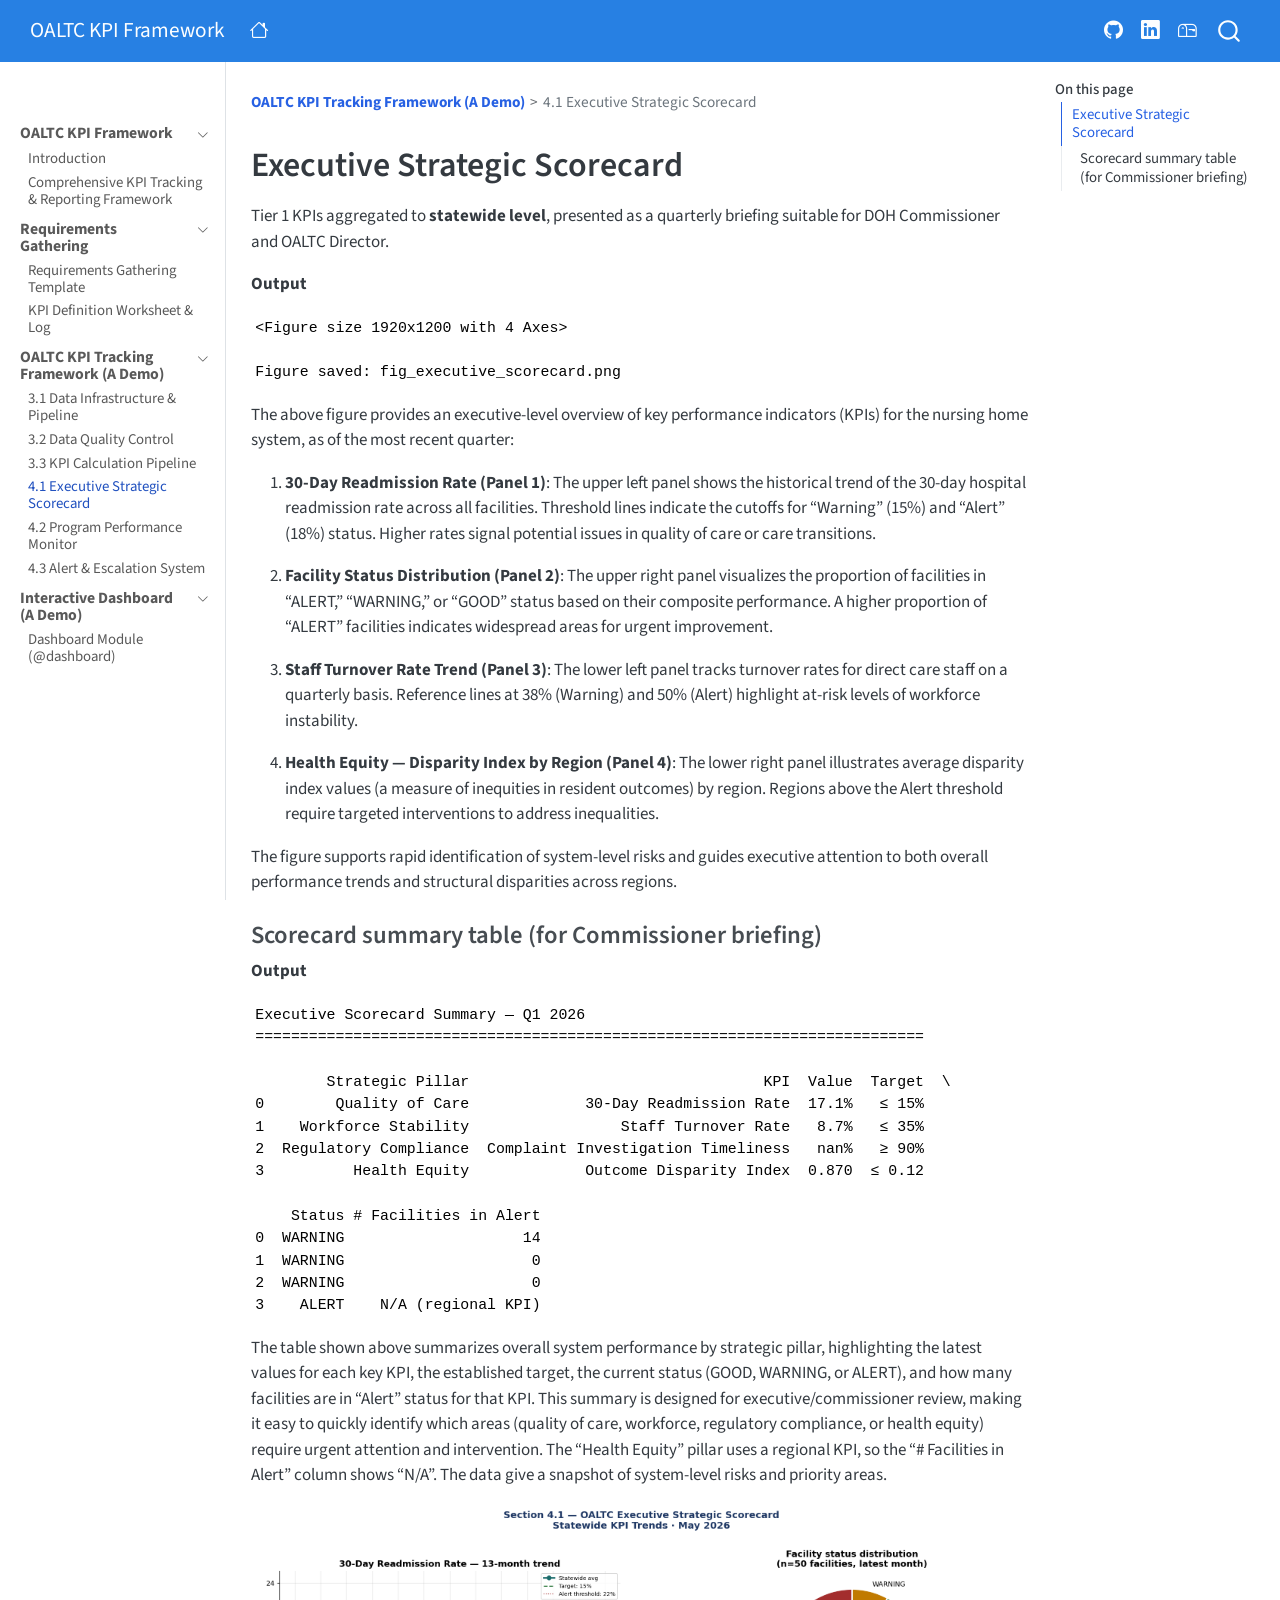
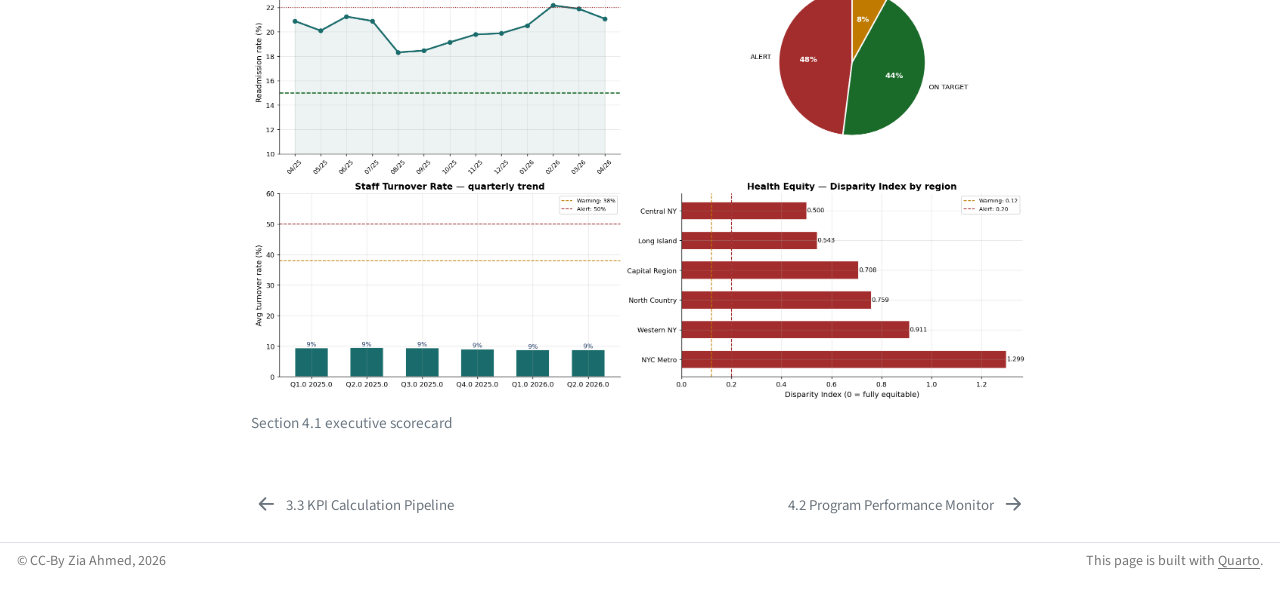
<file: docs/04-01-executive-scorecard.html>
<!DOCTYPE html>
<html xmlns="http://www.w3.org/1999/xhtml" lang="en" xml:lang="en"><head>

<meta charset="utf-8">
<meta name="generator" content="quarto-1.8.27">

<meta name="viewport" content="width=device-width, initial-scale=1.0, user-scalable=yes">


<title>executive-scorecard – OALTC KPI Framework</title>
<style>
code{white-space: pre-wrap;}
span.smallcaps{font-variant: small-caps;}
div.columns{display: flex; gap: min(4vw, 1.5em);}
div.column{flex: auto; overflow-x: auto;}
div.hanging-indent{margin-left: 1.5em; text-indent: -1.5em;}
ul.task-list{list-style: none;}
ul.task-list li input[type="checkbox"] {
  width: 0.8em;
  margin: 0 0.8em 0.2em -1em; /* quarto-specific, see https://github.com/quarto-dev/quarto-cli/issues/4556 */ 
  vertical-align: middle;
}
</style>


<script src="site_libs/quarto-nav/quarto-nav.js"></script>
<script src="site_libs/clipboard/clipboard.min.js"></script>
<script src="site_libs/quarto-search/autocomplete.umd.js"></script>
<script src="site_libs/quarto-search/fuse.min.js"></script>
<script src="site_libs/quarto-search/quarto-search.js"></script>
<meta name="quarto:offset" content="./">
<link href="./04-02-program-monitor.html" rel="next">
<link href="./03-03-kpi-calculation.html" rel="prev">
<script src="site_libs/quarto-html/quarto.js" type="module"></script>
<script src="site_libs/quarto-html/tabsets/tabsets.js" type="module"></script>
<script src="site_libs/quarto-html/axe/axe-check.js" type="module"></script>
<script src="site_libs/quarto-html/popper.min.js"></script>
<script src="site_libs/quarto-html/tippy.umd.min.js"></script>
<script src="site_libs/quarto-html/anchor.min.js"></script>
<link href="site_libs/quarto-html/tippy.css" rel="stylesheet">
<link href="site_libs/quarto-html/quarto-syntax-highlighting-ed96de9b727972fe78a7b5d16c58bf87.css" rel="stylesheet" id="quarto-text-highlighting-styles">
<script src="site_libs/bootstrap/bootstrap.min.js"></script>
<link href="site_libs/bootstrap/bootstrap-icons.css" rel="stylesheet">
<link href="site_libs/bootstrap/bootstrap-53ed95f2168beffb914300a26d79ad5b.min.css" rel="stylesheet" append-hash="true" id="quarto-bootstrap" data-mode="light">
<script id="quarto-search-options" type="application/json">{
  "location": "navbar",
  "copy-button": false,
  "collapse-after": 3,
  "panel-placement": "end",
  "type": "overlay",
  "limit": 50,
  "keyboard-shortcut": [
    "f",
    "/",
    "s"
  ],
  "show-item-context": false,
  "language": {
    "search-no-results-text": "No results",
    "search-matching-documents-text": "matching documents",
    "search-copy-link-title": "Copy link to search",
    "search-hide-matches-text": "Hide additional matches",
    "search-more-match-text": "more match in this document",
    "search-more-matches-text": "more matches in this document",
    "search-clear-button-title": "Clear",
    "search-text-placeholder": "",
    "search-detached-cancel-button-title": "Cancel",
    "search-submit-button-title": "Submit",
    "search-label": "Search"
  }
}</script>


</head>

<body class="nav-sidebar docked nav-fixed quarto-light">

<div id="quarto-search-results"></div>
  <header id="quarto-header" class="headroom fixed-top">
    <nav class="navbar navbar-expand-lg " data-bs-theme="dark">
      <div class="navbar-container container-fluid">
      <div class="navbar-brand-container mx-auto">
    <a class="navbar-brand" href="./index.html">
    <span class="navbar-title">OALTC KPI Framework</span>
    </a>
  </div>
            <div id="quarto-search" class="" title="Search"></div>
          <button class="navbar-toggler" type="button" data-bs-toggle="collapse" data-bs-target="#navbarCollapse" aria-controls="navbarCollapse" role="menu" aria-expanded="false" aria-label="Toggle navigation" onclick="if (window.quartoToggleHeadroom) { window.quartoToggleHeadroom(); }">
  <span class="navbar-toggler-icon"></span>
</button>
          <div class="collapse navbar-collapse" id="navbarCollapse">
            <ul class="navbar-nav navbar-nav-scroll me-auto">
  <li class="nav-item compact">
    <a class="nav-link" href="https://sites.google.com/view/r-data-sci-env/home"> <i class="bi bi-house" role="img">
</i> 
<span class="menu-text"></span></a>
  </li>  
</ul>
            <ul class="navbar-nav navbar-nav-scroll ms-auto">
  <li class="nav-item compact">
    <a class="nav-link" href="https://github.com/zia207"> <i class="bi bi-github" role="img">
</i> 
<span class="menu-text"></span></a>
  </li>  
  <li class="nav-item compact">
    <a class="nav-link" href="https://www.linkedin.com/in/zia-ahmed207"> <i class="bi bi-linkedin" role="img">
</i> 
<span class="menu-text"></span></a>
  </li>  
  <li class="nav-item compact">
    <a class="nav-link" href="mailto:zia207@gmail.com"> <i class="bi bi-mailbox" role="img">
</i> 
<span class="menu-text"></span></a>
  </li>  
</ul>
          </div> <!-- /navcollapse -->
            <div class="quarto-navbar-tools">
</div>
      </div> <!-- /container-fluid -->
    </nav>
  <nav class="quarto-secondary-nav">
    <div class="container-fluid d-flex">
      <button type="button" class="quarto-btn-toggle btn" data-bs-toggle="collapse" role="button" data-bs-target=".quarto-sidebar-collapse-item" aria-controls="quarto-sidebar" aria-expanded="false" aria-label="Toggle sidebar navigation" onclick="if (window.quartoToggleHeadroom) { window.quartoToggleHeadroom(); }">
        <i class="bi bi-layout-text-sidebar-reverse"></i>
      </button>
        <nav class="quarto-page-breadcrumbs" aria-label="breadcrumb"><ol class="breadcrumb"><li class="breadcrumb-item"><a href="./03-01-data-infrastructure-pipeline.html"><strong>OALTC KPI Tracking Framework (A Demo)</strong></a></li><li class="breadcrumb-item"><a href="./04-01-executive-scorecard.html">4.1 Executive Strategic Scorecard</a></li></ol></nav>
        <a class="flex-grow-1" role="navigation" data-bs-toggle="collapse" data-bs-target=".quarto-sidebar-collapse-item" aria-controls="quarto-sidebar" aria-expanded="false" aria-label="Toggle sidebar navigation" onclick="if (window.quartoToggleHeadroom) { window.quartoToggleHeadroom(); }">      
        </a>
      <button type="button" class="btn quarto-search-button" aria-label="Search" onclick="window.quartoOpenSearch();">
        <i class="bi bi-search"></i>
      </button>
    </div>
  </nav>
</header>
<!-- content -->
<div id="quarto-content" class="quarto-container page-columns page-rows-contents page-layout-article page-navbar">
<!-- sidebar -->
  <nav id="quarto-sidebar" class="sidebar collapse collapse-horizontal quarto-sidebar-collapse-item sidebar-navigation docked overflow-auto">
        <div class="mt-2 flex-shrink-0 align-items-center">
        <div class="sidebar-search">
        <div id="quarto-search" class="" title="Search"></div>
        </div>
        </div>
    <div class="sidebar-menu-container"> 
    <ul class="list-unstyled mt-1">
        <li class="sidebar-item sidebar-item-section">
      <div class="sidebar-item-container"> 
            <a class="sidebar-item-text sidebar-link text-start" data-bs-toggle="collapse" data-bs-target="#quarto-sidebar-section-1" role="navigation" aria-expanded="true">
 <span class="menu-text"><strong>OALTC KPI Framework</strong></span></a>
          <a class="sidebar-item-toggle text-start" data-bs-toggle="collapse" data-bs-target="#quarto-sidebar-section-1" role="navigation" aria-expanded="true" aria-label="Toggle section">
            <i class="bi bi-chevron-right ms-2"></i>
          </a> 
      </div>
      <ul id="quarto-sidebar-section-1" class="collapse list-unstyled sidebar-section depth1 show">  
          <li class="sidebar-item">
  <div class="sidebar-item-container"> 
  <a href="./index.html" class="sidebar-item-text sidebar-link">
 <span class="menu-text">Introduction</span></a>
  </div>
</li>
          <li class="sidebar-item">
  <div class="sidebar-item-container"> 
  <a href="./01-framework-governance.html" class="sidebar-item-text sidebar-link">
 <span class="menu-text">Comprehensive KPI Tracking &amp; Reporting Framework</span></a>
  </div>
</li>
      </ul>
  </li>
        <li class="sidebar-item sidebar-item-section">
      <div class="sidebar-item-container"> 
            <a class="sidebar-item-text sidebar-link text-start" data-bs-toggle="collapse" data-bs-target="#quarto-sidebar-section-2" role="navigation" aria-expanded="true">
 <span class="menu-text"><strong>Requirements Gathering</strong></span></a>
          <a class="sidebar-item-toggle text-start" data-bs-toggle="collapse" data-bs-target="#quarto-sidebar-section-2" role="navigation" aria-expanded="true" aria-label="Toggle section">
            <i class="bi bi-chevron-right ms-2"></i>
          </a> 
      </div>
      <ul id="quarto-sidebar-section-2" class="collapse list-unstyled sidebar-section depth1 show">  
          <li class="sidebar-item">
  <div class="sidebar-item-container"> 
  <a href="./02-requirements-gathering.html" class="sidebar-item-text sidebar-link">
 <span class="menu-text">Requirements Gathering Template</span></a>
  </div>
</li>
          <li class="sidebar-item">
  <div class="sidebar-item-container"> 
  <a href="./02-kpi-definition-worksheet.html" class="sidebar-item-text sidebar-link">
 <span class="menu-text">KPI Definition Worksheet &amp; Log</span></a>
  </div>
</li>
      </ul>
  </li>
        <li class="sidebar-item sidebar-item-section">
      <div class="sidebar-item-container"> 
            <a class="sidebar-item-text sidebar-link text-start" data-bs-toggle="collapse" data-bs-target="#quarto-sidebar-section-3" role="navigation" aria-expanded="true">
 <span class="menu-text"><strong>OALTC KPI Tracking Framework (A Demo)</strong></span></a>
          <a class="sidebar-item-toggle text-start" data-bs-toggle="collapse" data-bs-target="#quarto-sidebar-section-3" role="navigation" aria-expanded="true" aria-label="Toggle section">
            <i class="bi bi-chevron-right ms-2"></i>
          </a> 
      </div>
      <ul id="quarto-sidebar-section-3" class="collapse list-unstyled sidebar-section depth1 show">  
          <li class="sidebar-item">
  <div class="sidebar-item-container"> 
  <a href="./03-01-data-infrastructure-pipeline.html" class="sidebar-item-text sidebar-link">
 <span class="menu-text">3.1 Data Infrastructure &amp; Pipeline</span></a>
  </div>
</li>
          <li class="sidebar-item">
  <div class="sidebar-item-container"> 
  <a href="./03-02-data-quality-control.html" class="sidebar-item-text sidebar-link">
 <span class="menu-text">3.2 Data Quality Control</span></a>
  </div>
</li>
          <li class="sidebar-item">
  <div class="sidebar-item-container"> 
  <a href="./03-03-kpi-calculation.html" class="sidebar-item-text sidebar-link">
 <span class="menu-text">3.3 KPI Calculation Pipeline</span></a>
  </div>
</li>
          <li class="sidebar-item">
  <div class="sidebar-item-container"> 
  <a href="./04-01-executive-scorecard.html" class="sidebar-item-text sidebar-link active">
 <span class="menu-text">4.1 Executive Strategic Scorecard</span></a>
  </div>
</li>
          <li class="sidebar-item">
  <div class="sidebar-item-container"> 
  <a href="./04-02-program-monitor.html" class="sidebar-item-text sidebar-link">
 <span class="menu-text">4.2 Program Performance Monitor</span></a>
  </div>
</li>
          <li class="sidebar-item">
  <div class="sidebar-item-container"> 
  <a href="./04-03-alert-system.html" class="sidebar-item-text sidebar-link">
 <span class="menu-text">4.3 Alert &amp; Escalation System</span></a>
  </div>
</li>
      </ul>
  </li>
        <li class="sidebar-item sidebar-item-section">
      <div class="sidebar-item-container"> 
            <a class="sidebar-item-text sidebar-link text-start" data-bs-toggle="collapse" data-bs-target="#quarto-sidebar-section-4" role="navigation" aria-expanded="true">
 <span class="menu-text"><strong>Interactive Dashboard (A Demo)</strong></span></a>
          <a class="sidebar-item-toggle text-start" data-bs-toggle="collapse" data-bs-target="#quarto-sidebar-section-4" role="navigation" aria-expanded="true" aria-label="Toggle section">
            <i class="bi bi-chevron-right ms-2"></i>
          </a> 
      </div>
      <ul id="quarto-sidebar-section-4" class="collapse list-unstyled sidebar-section depth1 show">  
          <li class="sidebar-item">
  <div class="sidebar-item-container"> 
  <a href="./05-dashboard.html" class="sidebar-item-text sidebar-link">
 <span class="menu-text">Dashboard Module (<span class="citation" data-cites="dashboard">@dashboard</span>)</span></a>
  </div>
</li>
      </ul>
  </li>
    </ul>
    </div>
</nav>
<div id="quarto-sidebar-glass" class="quarto-sidebar-collapse-item" data-bs-toggle="collapse" data-bs-target=".quarto-sidebar-collapse-item"></div>
<!-- margin-sidebar -->
    <div id="quarto-margin-sidebar" class="sidebar margin-sidebar">
        <nav id="TOC" role="doc-toc" class="toc-active">
    <h2 id="toc-title">On this page</h2>
   
  <ul>
  <li><a href="#executive-strategic-scorecard" id="toc-executive-strategic-scorecard" class="nav-link active" data-scroll-target="#executive-strategic-scorecard">Executive Strategic Scorecard</a>
  <ul class="collapse">
  <li><a href="#scorecard-summary-table-for-commissioner-briefing" id="toc-scorecard-summary-table-for-commissioner-briefing" class="nav-link" data-scroll-target="#scorecard-summary-table-for-commissioner-briefing">Scorecard summary table (for Commissioner briefing)</a></li>
  </ul></li>
  </ul>
</nav>
    </div>
<!-- main -->
<main class="content" id="quarto-document-content"><header id="title-block-header" class="quarto-title-block"><nav class="quarto-page-breadcrumbs quarto-title-breadcrumbs d-none d-lg-block" aria-label="breadcrumb"><ol class="breadcrumb"><li class="breadcrumb-item"><a href="./03-01-data-infrastructure-pipeline.html"><strong>OALTC KPI Tracking Framework (A Demo)</strong></a></li><li class="breadcrumb-item"><a href="./04-01-executive-scorecard.html">4.1 Executive Strategic Scorecard</a></li></ol></nav></header>




<section id="executive-strategic-scorecard" class="level1">
<h1>Executive Strategic Scorecard</h1>
<p>Tier 1 KPIs aggregated to <strong>statewide level</strong>, presented as a quarterly briefing suitable for DOH Commissioner and OALTC Director.</p>
<p><strong>Output</strong></p>
<pre class="text"><code>&lt;Figure size 1920x1200 with 4 Axes&gt;

Figure saved: fig_executive_scorecard.png</code></pre>
<p>The above figure provides an executive-level overview of key performance indicators (KPIs) for the nursing home system, as of the most recent quarter:</p>
<ol type="1">
<li><p><strong>30-Day Readmission Rate (Panel 1)</strong>: The upper left panel shows the historical trend of the 30-day hospital readmission rate across all facilities. Threshold lines indicate the cutoffs for “Warning” (15%) and “Alert” (18%) status. Higher rates signal potential issues in quality of care or care transitions.</p></li>
<li><p><strong>Facility Status Distribution (Panel 2)</strong>: The upper right panel visualizes the proportion of facilities in “ALERT,” “WARNING,” or “GOOD” status based on their composite performance. A higher proportion of “ALERT” facilities indicates widespread areas for urgent improvement.</p></li>
<li><p><strong>Staff Turnover Rate Trend (Panel 3)</strong>: The lower left panel tracks turnover rates for direct care staff on a quarterly basis. Reference lines at 38% (Warning) and 50% (Alert) highlight at-risk levels of workforce instability.</p></li>
<li><p><strong>Health Equity — Disparity Index by Region (Panel 4)</strong>: The lower right panel illustrates average disparity index values (a measure of inequities in resident outcomes) by region. Regions above the Alert threshold require targeted interventions to address inequalities.</p></li>
</ol>
<p>The figure supports rapid identification of system-level risks and guides executive attention to both overall performance trends and structural disparities across regions.</p>
<section id="scorecard-summary-table-for-commissioner-briefing" class="level3">
<h3 class="anchored" data-anchor-id="scorecard-summary-table-for-commissioner-briefing">Scorecard summary table (for Commissioner briefing)</h3>
<p><strong>Output</strong></p>
<pre class="text"><code>Executive Scorecard Summary — Q1 2026
===========================================================================

        Strategic Pillar                                 KPI  Value  Target  \
0        Quality of Care             30-Day Readmission Rate  17.1%   ≤ 15%   
1    Workforce Stability                 Staff Turnover Rate   8.7%   ≤ 35%   
2  Regulatory Compliance  Complaint Investigation Timeliness   nan%   ≥ 90%   
3          Health Equity             Outcome Disparity Index  0.870  ≤ 0.12   

    Status # Facilities in Alert  
0  WARNING                    14  
1  WARNING                     0  
2  WARNING                     0  
3    ALERT    N/A (regional KPI)</code></pre>
<p>The table shown above summarizes overall system performance by strategic pillar, highlighting the latest values for each key KPI, the established target, the current status (GOOD, WARNING, or ALERT), and how many facilities are in “Alert” status for that KPI. This summary is designed for executive/commissioner review, making it easy to quickly identify which areas (quality of care, workforce, regulatory compliance, or health equity) require urgent attention and intervention. The “Health Equity” pillar uses a regional KPI, so the “# Facilities in Alert” column shows “N/A”. The data give a snapshot of system-level risks and priority areas.</p>
<div class="quarto-figure quarto-figure-center">
<figure class="figure">
<p><img src="fig_executive_scorecard.png" class="img-fluid figure-img" alt="Executive strategic scorecard"></p>
<figcaption>Section 4.1 executive scorecard</figcaption>
</figure>
</div>


</section>
</section>

</main> <!-- /main -->
<script id="quarto-html-after-body" type="application/javascript">
  window.document.addEventListener("DOMContentLoaded", function (event) {
    const icon = "";
    const anchorJS = new window.AnchorJS();
    anchorJS.options = {
      placement: 'right',
      icon: icon
    };
    anchorJS.add('.anchored');
    const isCodeAnnotation = (el) => {
      for (const clz of el.classList) {
        if (clz.startsWith('code-annotation-')) {                     
          return true;
        }
      }
      return false;
    }
    const onCopySuccess = function(e) {
      // button target
      const button = e.trigger;
      // don't keep focus
      button.blur();
      // flash "checked"
      button.classList.add('code-copy-button-checked');
      var currentTitle = button.getAttribute("title");
      button.setAttribute("title", "Copied!");
      let tooltip;
      if (window.bootstrap) {
        button.setAttribute("data-bs-toggle", "tooltip");
        button.setAttribute("data-bs-placement", "left");
        button.setAttribute("data-bs-title", "Copied!");
        tooltip = new bootstrap.Tooltip(button, 
          { trigger: "manual", 
            customClass: "code-copy-button-tooltip",
            offset: [0, -8]});
        tooltip.show();    
      }
      setTimeout(function() {
        if (tooltip) {
          tooltip.hide();
          button.removeAttribute("data-bs-title");
          button.removeAttribute("data-bs-toggle");
          button.removeAttribute("data-bs-placement");
        }
        button.setAttribute("title", currentTitle);
        button.classList.remove('code-copy-button-checked');
      }, 1000);
      // clear code selection
      e.clearSelection();
    }
    const getTextToCopy = function(trigger) {
      const outerScaffold = trigger.parentElement.cloneNode(true);
      const codeEl = outerScaffold.querySelector('code');
      for (const childEl of codeEl.children) {
        if (isCodeAnnotation(childEl)) {
          childEl.remove();
        }
      }
      return codeEl.innerText;
    }
    const clipboard = new window.ClipboardJS('.code-copy-button:not([data-in-quarto-modal])', {
      text: getTextToCopy
    });
    clipboard.on('success', onCopySuccess);
    if (window.document.getElementById('quarto-embedded-source-code-modal')) {
      const clipboardModal = new window.ClipboardJS('.code-copy-button[data-in-quarto-modal]', {
        text: getTextToCopy,
        container: window.document.getElementById('quarto-embedded-source-code-modal')
      });
      clipboardModal.on('success', onCopySuccess);
    }
      var localhostRegex = new RegExp(/^(?:http|https):\/\/localhost\:?[0-9]*\//);
      var mailtoRegex = new RegExp(/^mailto:/);
        var filterRegex = new RegExp('/' + window.location.host + '/');
      var isInternal = (href) => {
          return filterRegex.test(href) || localhostRegex.test(href) || mailtoRegex.test(href);
      }
      // Inspect non-navigation links and adorn them if external
     var links = window.document.querySelectorAll('a[href]:not(.nav-link):not(.navbar-brand):not(.toc-action):not(.sidebar-link):not(.sidebar-item-toggle):not(.pagination-link):not(.no-external):not([aria-hidden]):not(.dropdown-item):not(.quarto-navigation-tool):not(.about-link)');
      for (var i=0; i<links.length; i++) {
        const link = links[i];
        if (!isInternal(link.href)) {
          // undo the damage that might have been done by quarto-nav.js in the case of
          // links that we want to consider external
          if (link.dataset.originalHref !== undefined) {
            link.href = link.dataset.originalHref;
          }
        }
      }
    function tippyHover(el, contentFn, onTriggerFn, onUntriggerFn) {
      const config = {
        allowHTML: true,
        maxWidth: 500,
        delay: 100,
        arrow: false,
        appendTo: function(el) {
            return el.parentElement;
        },
        interactive: true,
        interactiveBorder: 10,
        theme: 'quarto',
        placement: 'bottom-start',
      };
      if (contentFn) {
        config.content = contentFn;
      }
      if (onTriggerFn) {
        config.onTrigger = onTriggerFn;
      }
      if (onUntriggerFn) {
        config.onUntrigger = onUntriggerFn;
      }
      window.tippy(el, config); 
    }
    const noterefs = window.document.querySelectorAll('a[role="doc-noteref"]');
    for (var i=0; i<noterefs.length; i++) {
      const ref = noterefs[i];
      tippyHover(ref, function() {
        // use id or data attribute instead here
        let href = ref.getAttribute('data-footnote-href') || ref.getAttribute('href');
        try { href = new URL(href).hash; } catch {}
        const id = href.replace(/^#\/?/, "");
        const note = window.document.getElementById(id);
        if (note) {
          return note.innerHTML;
        } else {
          return "";
        }
      });
    }
    const xrefs = window.document.querySelectorAll('a.quarto-xref');
    const processXRef = (id, note) => {
      // Strip column container classes
      const stripColumnClz = (el) => {
        el.classList.remove("page-full", "page-columns");
        if (el.children) {
          for (const child of el.children) {
            stripColumnClz(child);
          }
        }
      }
      stripColumnClz(note)
      if (id === null || id.startsWith('sec-')) {
        // Special case sections, only their first couple elements
        const container = document.createElement("div");
        if (note.children && note.children.length > 2) {
          container.appendChild(note.children[0].cloneNode(true));
          for (let i = 1; i < note.children.length; i++) {
            const child = note.children[i];
            if (child.tagName === "P" && child.innerText === "") {
              continue;
            } else {
              container.appendChild(child.cloneNode(true));
              break;
            }
          }
          if (window.Quarto?.typesetMath) {
            window.Quarto.typesetMath(container);
          }
          return container.innerHTML
        } else {
          if (window.Quarto?.typesetMath) {
            window.Quarto.typesetMath(note);
          }
          return note.innerHTML;
        }
      } else {
        // Remove any anchor links if they are present
        const anchorLink = note.querySelector('a.anchorjs-link');
        if (anchorLink) {
          anchorLink.remove();
        }
        if (window.Quarto?.typesetMath) {
          window.Quarto.typesetMath(note);
        }
        if (note.classList.contains("callout")) {
          return note.outerHTML;
        } else {
          return note.innerHTML;
        }
      }
    }
    for (var i=0; i<xrefs.length; i++) {
      const xref = xrefs[i];
      tippyHover(xref, undefined, function(instance) {
        instance.disable();
        let url = xref.getAttribute('href');
        let hash = undefined; 
        if (url.startsWith('#')) {
          hash = url;
        } else {
          try { hash = new URL(url).hash; } catch {}
        }
        if (hash) {
          const id = hash.replace(/^#\/?/, "");
          const note = window.document.getElementById(id);
          if (note !== null) {
            try {
              const html = processXRef(id, note.cloneNode(true));
              instance.setContent(html);
            } finally {
              instance.enable();
              instance.show();
            }
          } else {
            // See if we can fetch this
            fetch(url.split('#')[0])
            .then(res => res.text())
            .then(html => {
              const parser = new DOMParser();
              const htmlDoc = parser.parseFromString(html, "text/html");
              const note = htmlDoc.getElementById(id);
              if (note !== null) {
                const html = processXRef(id, note);
                instance.setContent(html);
              } 
            }).finally(() => {
              instance.enable();
              instance.show();
            });
          }
        } else {
          // See if we can fetch a full url (with no hash to target)
          // This is a special case and we should probably do some content thinning / targeting
          fetch(url)
          .then(res => res.text())
          .then(html => {
            const parser = new DOMParser();
            const htmlDoc = parser.parseFromString(html, "text/html");
            const note = htmlDoc.querySelector('main.content');
            if (note !== null) {
              // This should only happen for chapter cross references
              // (since there is no id in the URL)
              // remove the first header
              if (note.children.length > 0 && note.children[0].tagName === "HEADER") {
                note.children[0].remove();
              }
              const html = processXRef(null, note);
              instance.setContent(html);
            } 
          }).finally(() => {
            instance.enable();
            instance.show();
          });
        }
      }, function(instance) {
      });
    }
        let selectedAnnoteEl;
        const selectorForAnnotation = ( cell, annotation) => {
          let cellAttr = 'data-code-cell="' + cell + '"';
          let lineAttr = 'data-code-annotation="' +  annotation + '"';
          const selector = 'span[' + cellAttr + '][' + lineAttr + ']';
          return selector;
        }
        const selectCodeLines = (annoteEl) => {
          const doc = window.document;
          const targetCell = annoteEl.getAttribute("data-target-cell");
          const targetAnnotation = annoteEl.getAttribute("data-target-annotation");
          const annoteSpan = window.document.querySelector(selectorForAnnotation(targetCell, targetAnnotation));
          const lines = annoteSpan.getAttribute("data-code-lines").split(",");
          const lineIds = lines.map((line) => {
            return targetCell + "-" + line;
          })
          let top = null;
          let height = null;
          let parent = null;
          if (lineIds.length > 0) {
              //compute the position of the single el (top and bottom and make a div)
              const el = window.document.getElementById(lineIds[0]);
              top = el.offsetTop;
              height = el.offsetHeight;
              parent = el.parentElement.parentElement;
            if (lineIds.length > 1) {
              const lastEl = window.document.getElementById(lineIds[lineIds.length - 1]);
              const bottom = lastEl.offsetTop + lastEl.offsetHeight;
              height = bottom - top;
            }
            if (top !== null && height !== null && parent !== null) {
              // cook up a div (if necessary) and position it 
              let div = window.document.getElementById("code-annotation-line-highlight");
              if (div === null) {
                div = window.document.createElement("div");
                div.setAttribute("id", "code-annotation-line-highlight");
                div.style.position = 'absolute';
                parent.appendChild(div);
              }
              div.style.top = top - 2 + "px";
              div.style.height = height + 4 + "px";
              div.style.left = 0;
              let gutterDiv = window.document.getElementById("code-annotation-line-highlight-gutter");
              if (gutterDiv === null) {
                gutterDiv = window.document.createElement("div");
                gutterDiv.setAttribute("id", "code-annotation-line-highlight-gutter");
                gutterDiv.style.position = 'absolute';
                const codeCell = window.document.getElementById(targetCell);
                const gutter = codeCell.querySelector('.code-annotation-gutter');
                gutter.appendChild(gutterDiv);
              }
              gutterDiv.style.top = top - 2 + "px";
              gutterDiv.style.height = height + 4 + "px";
            }
            selectedAnnoteEl = annoteEl;
          }
        };
        const unselectCodeLines = () => {
          const elementsIds = ["code-annotation-line-highlight", "code-annotation-line-highlight-gutter"];
          elementsIds.forEach((elId) => {
            const div = window.document.getElementById(elId);
            if (div) {
              div.remove();
            }
          });
          selectedAnnoteEl = undefined;
        };
          // Handle positioning of the toggle
      window.addEventListener(
        "resize",
        throttle(() => {
          elRect = undefined;
          if (selectedAnnoteEl) {
            selectCodeLines(selectedAnnoteEl);
          }
        }, 10)
      );
      function throttle(fn, ms) {
      let throttle = false;
      let timer;
        return (...args) => {
          if(!throttle) { // first call gets through
              fn.apply(this, args);
              throttle = true;
          } else { // all the others get throttled
              if(timer) clearTimeout(timer); // cancel #2
              timer = setTimeout(() => {
                fn.apply(this, args);
                timer = throttle = false;
              }, ms);
          }
        };
      }
        // Attach click handler to the DT
        const annoteDls = window.document.querySelectorAll('dt[data-target-cell]');
        for (const annoteDlNode of annoteDls) {
          annoteDlNode.addEventListener('click', (event) => {
            const clickedEl = event.target;
            if (clickedEl !== selectedAnnoteEl) {
              unselectCodeLines();
              const activeEl = window.document.querySelector('dt[data-target-cell].code-annotation-active');
              if (activeEl) {
                activeEl.classList.remove('code-annotation-active');
              }
              selectCodeLines(clickedEl);
              clickedEl.classList.add('code-annotation-active');
            } else {
              // Unselect the line
              unselectCodeLines();
              clickedEl.classList.remove('code-annotation-active');
            }
          });
        }
    const findCites = (el) => {
      const parentEl = el.parentElement;
      if (parentEl) {
        const cites = parentEl.dataset.cites;
        if (cites) {
          return {
            el,
            cites: cites.split(' ')
          };
        } else {
          return findCites(el.parentElement)
        }
      } else {
        return undefined;
      }
    };
    var bibliorefs = window.document.querySelectorAll('a[role="doc-biblioref"]');
    for (var i=0; i<bibliorefs.length; i++) {
      const ref = bibliorefs[i];
      const citeInfo = findCites(ref);
      if (citeInfo) {
        tippyHover(citeInfo.el, function() {
          var popup = window.document.createElement('div');
          citeInfo.cites.forEach(function(cite) {
            var citeDiv = window.document.createElement('div');
            citeDiv.classList.add('hanging-indent');
            citeDiv.classList.add('csl-entry');
            var biblioDiv = window.document.getElementById('ref-' + cite);
            if (biblioDiv) {
              citeDiv.innerHTML = biblioDiv.innerHTML;
            }
            popup.appendChild(citeDiv);
          });
          return popup.innerHTML;
        });
      }
    }
  });
  </script>
<nav class="page-navigation">
  <div class="nav-page nav-page-previous">
      <a href="./03-03-kpi-calculation.html" class="pagination-link" aria-label="3.3 KPI Calculation Pipeline">
        <i class="bi bi-arrow-left-short"></i> <span class="nav-page-text">3.3 KPI Calculation Pipeline</span>
      </a>          
  </div>
  <div class="nav-page nav-page-next">
      <a href="./04-02-program-monitor.html" class="pagination-link" aria-label="4.2 Program Performance Monitor">
        <span class="nav-page-text">4.2 Program Performance Monitor</span> <i class="bi bi-arrow-right-short"></i>
      </a>
  </div>
</nav>
</div> <!-- /content -->
<footer class="footer">
  <div class="nav-footer">
    <div class="nav-footer-left">
<p>© CC-By Zia Ahmed, 2026</p>
</div>   
    <div class="nav-footer-center">
      &nbsp;
    </div>
    <div class="nav-footer-right">
<p>This page is built with <a href="https://quarto.org/">Quarto</a>.</p>
</div>
  </div>
</footer>




</body></html>
</file>
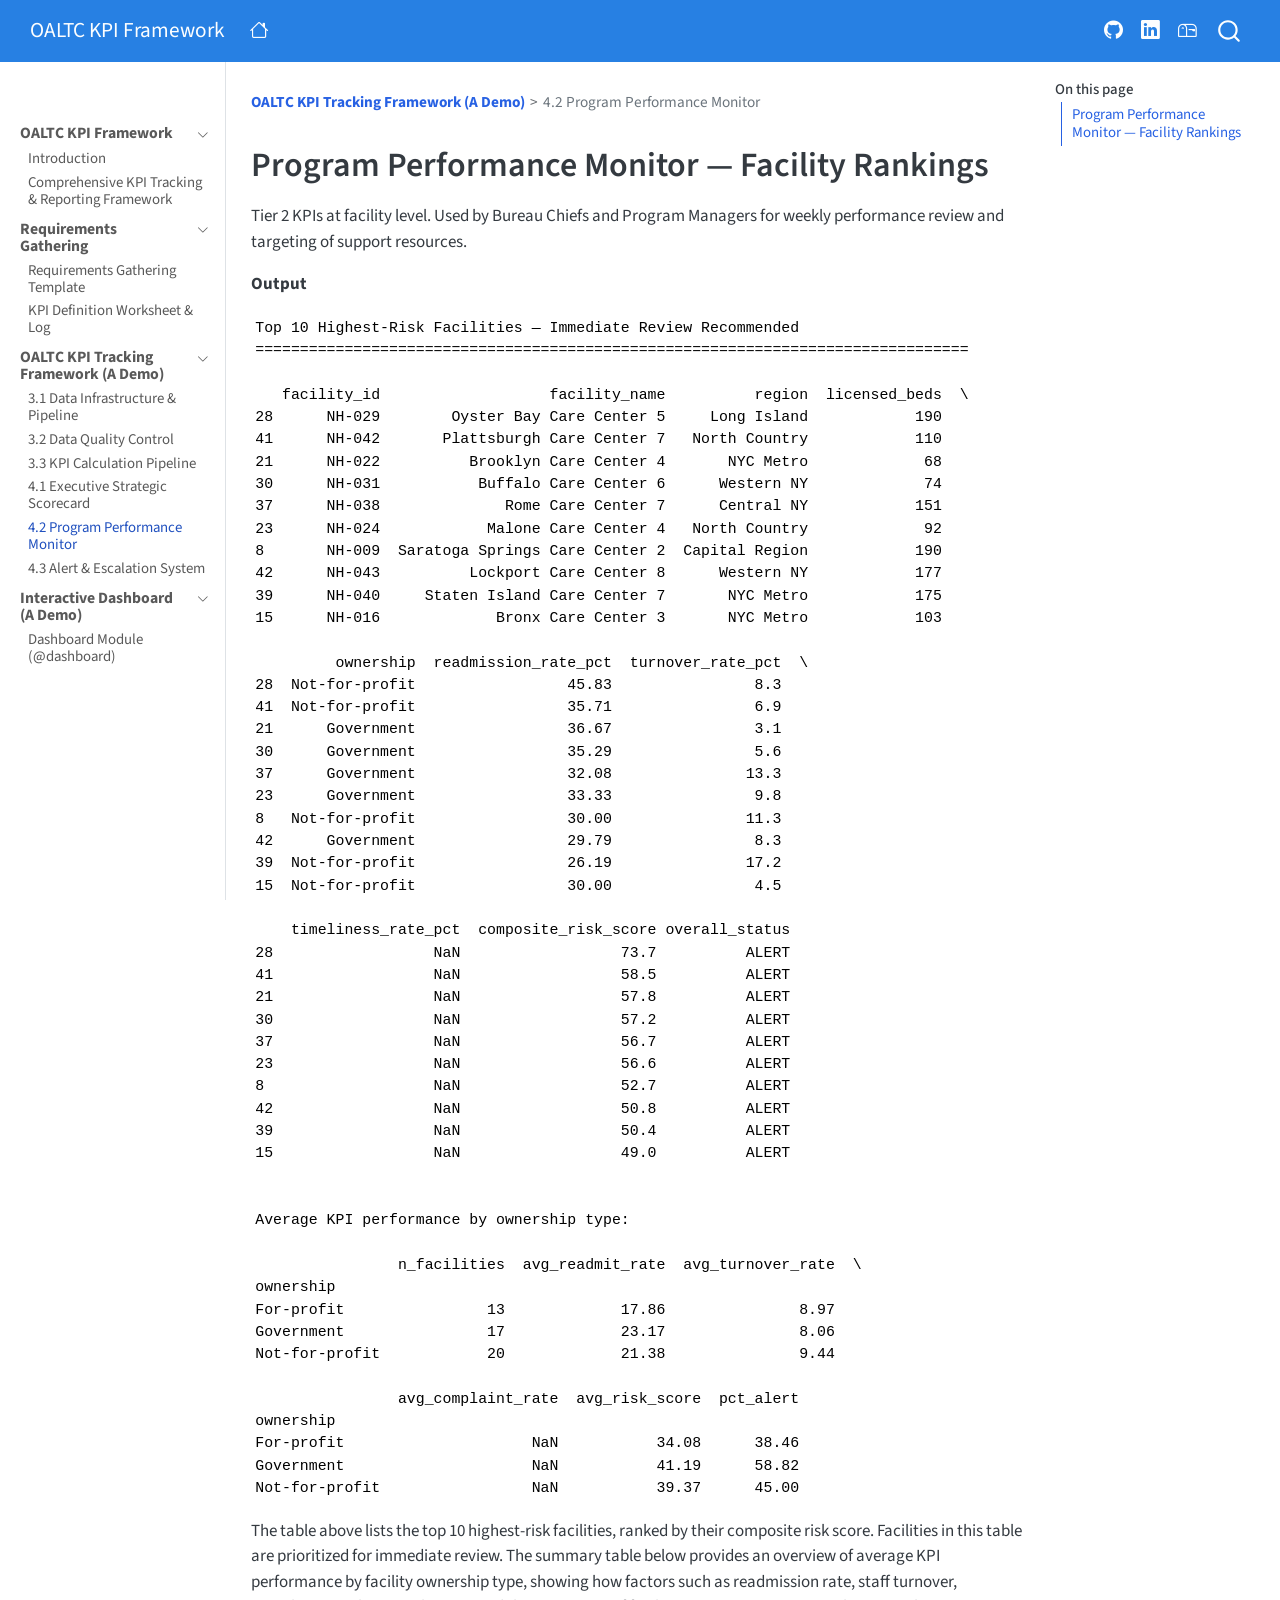
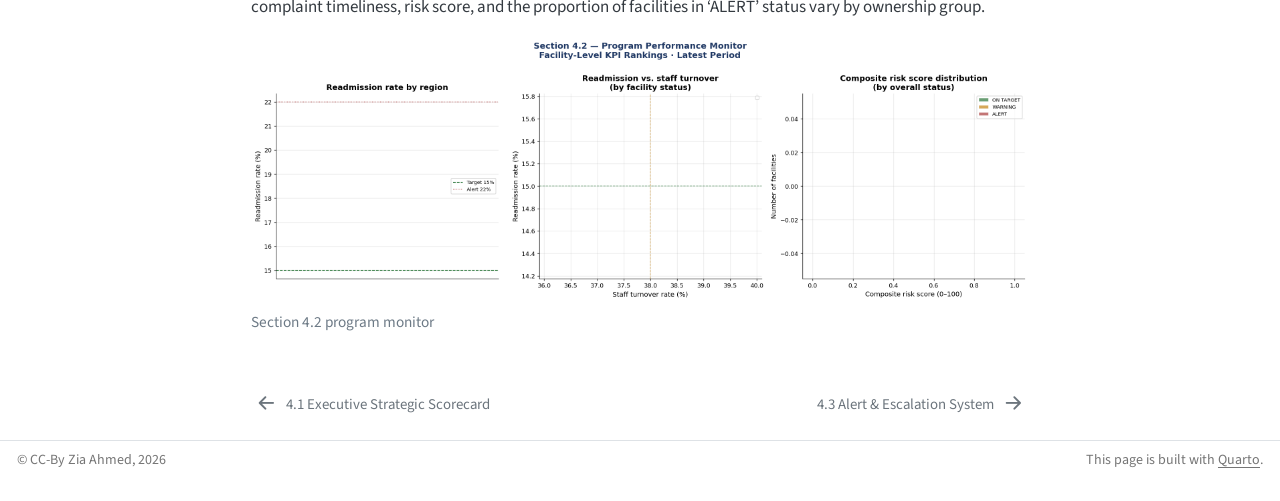
<file: docs/04-02-program-monitor.html>
<!DOCTYPE html>
<html xmlns="http://www.w3.org/1999/xhtml" lang="en" xml:lang="en"><head>

<meta charset="utf-8">
<meta name="generator" content="quarto-1.8.27">

<meta name="viewport" content="width=device-width, initial-scale=1.0, user-scalable=yes">


<title>program-monitor – OALTC KPI Framework</title>
<style>
code{white-space: pre-wrap;}
span.smallcaps{font-variant: small-caps;}
div.columns{display: flex; gap: min(4vw, 1.5em);}
div.column{flex: auto; overflow-x: auto;}
div.hanging-indent{margin-left: 1.5em; text-indent: -1.5em;}
ul.task-list{list-style: none;}
ul.task-list li input[type="checkbox"] {
  width: 0.8em;
  margin: 0 0.8em 0.2em -1em; /* quarto-specific, see https://github.com/quarto-dev/quarto-cli/issues/4556 */ 
  vertical-align: middle;
}
</style>


<script src="site_libs/quarto-nav/quarto-nav.js"></script>
<script src="site_libs/clipboard/clipboard.min.js"></script>
<script src="site_libs/quarto-search/autocomplete.umd.js"></script>
<script src="site_libs/quarto-search/fuse.min.js"></script>
<script src="site_libs/quarto-search/quarto-search.js"></script>
<meta name="quarto:offset" content="./">
<link href="./04-03-alert-system.html" rel="next">
<link href="./04-01-executive-scorecard.html" rel="prev">
<script src="site_libs/quarto-html/quarto.js" type="module"></script>
<script src="site_libs/quarto-html/tabsets/tabsets.js" type="module"></script>
<script src="site_libs/quarto-html/axe/axe-check.js" type="module"></script>
<script src="site_libs/quarto-html/popper.min.js"></script>
<script src="site_libs/quarto-html/tippy.umd.min.js"></script>
<script src="site_libs/quarto-html/anchor.min.js"></script>
<link href="site_libs/quarto-html/tippy.css" rel="stylesheet">
<link href="site_libs/quarto-html/quarto-syntax-highlighting-ed96de9b727972fe78a7b5d16c58bf87.css" rel="stylesheet" id="quarto-text-highlighting-styles">
<script src="site_libs/bootstrap/bootstrap.min.js"></script>
<link href="site_libs/bootstrap/bootstrap-icons.css" rel="stylesheet">
<link href="site_libs/bootstrap/bootstrap-53ed95f2168beffb914300a26d79ad5b.min.css" rel="stylesheet" append-hash="true" id="quarto-bootstrap" data-mode="light">
<script id="quarto-search-options" type="application/json">{
  "location": "navbar",
  "copy-button": false,
  "collapse-after": 3,
  "panel-placement": "end",
  "type": "overlay",
  "limit": 50,
  "keyboard-shortcut": [
    "f",
    "/",
    "s"
  ],
  "show-item-context": false,
  "language": {
    "search-no-results-text": "No results",
    "search-matching-documents-text": "matching documents",
    "search-copy-link-title": "Copy link to search",
    "search-hide-matches-text": "Hide additional matches",
    "search-more-match-text": "more match in this document",
    "search-more-matches-text": "more matches in this document",
    "search-clear-button-title": "Clear",
    "search-text-placeholder": "",
    "search-detached-cancel-button-title": "Cancel",
    "search-submit-button-title": "Submit",
    "search-label": "Search"
  }
}</script>


</head>

<body class="nav-sidebar docked nav-fixed quarto-light">

<div id="quarto-search-results"></div>
  <header id="quarto-header" class="headroom fixed-top">
    <nav class="navbar navbar-expand-lg " data-bs-theme="dark">
      <div class="navbar-container container-fluid">
      <div class="navbar-brand-container mx-auto">
    <a class="navbar-brand" href="./index.html">
    <span class="navbar-title">OALTC KPI Framework</span>
    </a>
  </div>
            <div id="quarto-search" class="" title="Search"></div>
          <button class="navbar-toggler" type="button" data-bs-toggle="collapse" data-bs-target="#navbarCollapse" aria-controls="navbarCollapse" role="menu" aria-expanded="false" aria-label="Toggle navigation" onclick="if (window.quartoToggleHeadroom) { window.quartoToggleHeadroom(); }">
  <span class="navbar-toggler-icon"></span>
</button>
          <div class="collapse navbar-collapse" id="navbarCollapse">
            <ul class="navbar-nav navbar-nav-scroll me-auto">
  <li class="nav-item compact">
    <a class="nav-link" href="https://sites.google.com/view/r-data-sci-env/home"> <i class="bi bi-house" role="img">
</i> 
<span class="menu-text"></span></a>
  </li>  
</ul>
            <ul class="navbar-nav navbar-nav-scroll ms-auto">
  <li class="nav-item compact">
    <a class="nav-link" href="https://github.com/zia207"> <i class="bi bi-github" role="img">
</i> 
<span class="menu-text"></span></a>
  </li>  
  <li class="nav-item compact">
    <a class="nav-link" href="https://www.linkedin.com/in/zia-ahmed207"> <i class="bi bi-linkedin" role="img">
</i> 
<span class="menu-text"></span></a>
  </li>  
  <li class="nav-item compact">
    <a class="nav-link" href="mailto:zia207@gmail.com"> <i class="bi bi-mailbox" role="img">
</i> 
<span class="menu-text"></span></a>
  </li>  
</ul>
          </div> <!-- /navcollapse -->
            <div class="quarto-navbar-tools">
</div>
      </div> <!-- /container-fluid -->
    </nav>
  <nav class="quarto-secondary-nav">
    <div class="container-fluid d-flex">
      <button type="button" class="quarto-btn-toggle btn" data-bs-toggle="collapse" role="button" data-bs-target=".quarto-sidebar-collapse-item" aria-controls="quarto-sidebar" aria-expanded="false" aria-label="Toggle sidebar navigation" onclick="if (window.quartoToggleHeadroom) { window.quartoToggleHeadroom(); }">
        <i class="bi bi-layout-text-sidebar-reverse"></i>
      </button>
        <nav class="quarto-page-breadcrumbs" aria-label="breadcrumb"><ol class="breadcrumb"><li class="breadcrumb-item"><a href="./03-01-data-infrastructure-pipeline.html"><strong>OALTC KPI Tracking Framework (A Demo)</strong></a></li><li class="breadcrumb-item"><a href="./04-02-program-monitor.html">4.2 Program Performance Monitor</a></li></ol></nav>
        <a class="flex-grow-1" role="navigation" data-bs-toggle="collapse" data-bs-target=".quarto-sidebar-collapse-item" aria-controls="quarto-sidebar" aria-expanded="false" aria-label="Toggle sidebar navigation" onclick="if (window.quartoToggleHeadroom) { window.quartoToggleHeadroom(); }">      
        </a>
      <button type="button" class="btn quarto-search-button" aria-label="Search" onclick="window.quartoOpenSearch();">
        <i class="bi bi-search"></i>
      </button>
    </div>
  </nav>
</header>
<!-- content -->
<div id="quarto-content" class="quarto-container page-columns page-rows-contents page-layout-article page-navbar">
<!-- sidebar -->
  <nav id="quarto-sidebar" class="sidebar collapse collapse-horizontal quarto-sidebar-collapse-item sidebar-navigation docked overflow-auto">
        <div class="mt-2 flex-shrink-0 align-items-center">
        <div class="sidebar-search">
        <div id="quarto-search" class="" title="Search"></div>
        </div>
        </div>
    <div class="sidebar-menu-container"> 
    <ul class="list-unstyled mt-1">
        <li class="sidebar-item sidebar-item-section">
      <div class="sidebar-item-container"> 
            <a class="sidebar-item-text sidebar-link text-start" data-bs-toggle="collapse" data-bs-target="#quarto-sidebar-section-1" role="navigation" aria-expanded="true">
 <span class="menu-text"><strong>OALTC KPI Framework</strong></span></a>
          <a class="sidebar-item-toggle text-start" data-bs-toggle="collapse" data-bs-target="#quarto-sidebar-section-1" role="navigation" aria-expanded="true" aria-label="Toggle section">
            <i class="bi bi-chevron-right ms-2"></i>
          </a> 
      </div>
      <ul id="quarto-sidebar-section-1" class="collapse list-unstyled sidebar-section depth1 show">  
          <li class="sidebar-item">
  <div class="sidebar-item-container"> 
  <a href="./index.html" class="sidebar-item-text sidebar-link">
 <span class="menu-text">Introduction</span></a>
  </div>
</li>
          <li class="sidebar-item">
  <div class="sidebar-item-container"> 
  <a href="./01-framework-governance.html" class="sidebar-item-text sidebar-link">
 <span class="menu-text">Comprehensive KPI Tracking &amp; Reporting Framework</span></a>
  </div>
</li>
      </ul>
  </li>
        <li class="sidebar-item sidebar-item-section">
      <div class="sidebar-item-container"> 
            <a class="sidebar-item-text sidebar-link text-start" data-bs-toggle="collapse" data-bs-target="#quarto-sidebar-section-2" role="navigation" aria-expanded="true">
 <span class="menu-text"><strong>Requirements Gathering</strong></span></a>
          <a class="sidebar-item-toggle text-start" data-bs-toggle="collapse" data-bs-target="#quarto-sidebar-section-2" role="navigation" aria-expanded="true" aria-label="Toggle section">
            <i class="bi bi-chevron-right ms-2"></i>
          </a> 
      </div>
      <ul id="quarto-sidebar-section-2" class="collapse list-unstyled sidebar-section depth1 show">  
          <li class="sidebar-item">
  <div class="sidebar-item-container"> 
  <a href="./02-requirements-gathering.html" class="sidebar-item-text sidebar-link">
 <span class="menu-text">Requirements Gathering Template</span></a>
  </div>
</li>
          <li class="sidebar-item">
  <div class="sidebar-item-container"> 
  <a href="./02-kpi-definition-worksheet.html" class="sidebar-item-text sidebar-link">
 <span class="menu-text">KPI Definition Worksheet &amp; Log</span></a>
  </div>
</li>
      </ul>
  </li>
        <li class="sidebar-item sidebar-item-section">
      <div class="sidebar-item-container"> 
            <a class="sidebar-item-text sidebar-link text-start" data-bs-toggle="collapse" data-bs-target="#quarto-sidebar-section-3" role="navigation" aria-expanded="true">
 <span class="menu-text"><strong>OALTC KPI Tracking Framework (A Demo)</strong></span></a>
          <a class="sidebar-item-toggle text-start" data-bs-toggle="collapse" data-bs-target="#quarto-sidebar-section-3" role="navigation" aria-expanded="true" aria-label="Toggle section">
            <i class="bi bi-chevron-right ms-2"></i>
          </a> 
      </div>
      <ul id="quarto-sidebar-section-3" class="collapse list-unstyled sidebar-section depth1 show">  
          <li class="sidebar-item">
  <div class="sidebar-item-container"> 
  <a href="./03-01-data-infrastructure-pipeline.html" class="sidebar-item-text sidebar-link">
 <span class="menu-text">3.1 Data Infrastructure &amp; Pipeline</span></a>
  </div>
</li>
          <li class="sidebar-item">
  <div class="sidebar-item-container"> 
  <a href="./03-02-data-quality-control.html" class="sidebar-item-text sidebar-link">
 <span class="menu-text">3.2 Data Quality Control</span></a>
  </div>
</li>
          <li class="sidebar-item">
  <div class="sidebar-item-container"> 
  <a href="./03-03-kpi-calculation.html" class="sidebar-item-text sidebar-link">
 <span class="menu-text">3.3 KPI Calculation Pipeline</span></a>
  </div>
</li>
          <li class="sidebar-item">
  <div class="sidebar-item-container"> 
  <a href="./04-01-executive-scorecard.html" class="sidebar-item-text sidebar-link">
 <span class="menu-text">4.1 Executive Strategic Scorecard</span></a>
  </div>
</li>
          <li class="sidebar-item">
  <div class="sidebar-item-container"> 
  <a href="./04-02-program-monitor.html" class="sidebar-item-text sidebar-link active">
 <span class="menu-text">4.2 Program Performance Monitor</span></a>
  </div>
</li>
          <li class="sidebar-item">
  <div class="sidebar-item-container"> 
  <a href="./04-03-alert-system.html" class="sidebar-item-text sidebar-link">
 <span class="menu-text">4.3 Alert &amp; Escalation System</span></a>
  </div>
</li>
      </ul>
  </li>
        <li class="sidebar-item sidebar-item-section">
      <div class="sidebar-item-container"> 
            <a class="sidebar-item-text sidebar-link text-start" data-bs-toggle="collapse" data-bs-target="#quarto-sidebar-section-4" role="navigation" aria-expanded="true">
 <span class="menu-text"><strong>Interactive Dashboard (A Demo)</strong></span></a>
          <a class="sidebar-item-toggle text-start" data-bs-toggle="collapse" data-bs-target="#quarto-sidebar-section-4" role="navigation" aria-expanded="true" aria-label="Toggle section">
            <i class="bi bi-chevron-right ms-2"></i>
          </a> 
      </div>
      <ul id="quarto-sidebar-section-4" class="collapse list-unstyled sidebar-section depth1 show">  
          <li class="sidebar-item">
  <div class="sidebar-item-container"> 
  <a href="./05-dashboard.html" class="sidebar-item-text sidebar-link">
 <span class="menu-text">Dashboard Module (<span class="citation" data-cites="dashboard">@dashboard</span>)</span></a>
  </div>
</li>
      </ul>
  </li>
    </ul>
    </div>
</nav>
<div id="quarto-sidebar-glass" class="quarto-sidebar-collapse-item" data-bs-toggle="collapse" data-bs-target=".quarto-sidebar-collapse-item"></div>
<!-- margin-sidebar -->
    <div id="quarto-margin-sidebar" class="sidebar margin-sidebar">
        <nav id="TOC" role="doc-toc" class="toc-active">
    <h2 id="toc-title">On this page</h2>
   
  <ul>
  <li><a href="#program-performance-monitor-facility-rankings" id="toc-program-performance-monitor-facility-rankings" class="nav-link active" data-scroll-target="#program-performance-monitor-facility-rankings">Program Performance Monitor — Facility Rankings</a></li>
  </ul>
</nav>
    </div>
<!-- main -->
<main class="content" id="quarto-document-content"><header id="title-block-header" class="quarto-title-block"><nav class="quarto-page-breadcrumbs quarto-title-breadcrumbs d-none d-lg-block" aria-label="breadcrumb"><ol class="breadcrumb"><li class="breadcrumb-item"><a href="./03-01-data-infrastructure-pipeline.html"><strong>OALTC KPI Tracking Framework (A Demo)</strong></a></li><li class="breadcrumb-item"><a href="./04-02-program-monitor.html">4.2 Program Performance Monitor</a></li></ol></nav></header>




<section id="program-performance-monitor-facility-rankings" class="level1">
<h1>Program Performance Monitor — Facility Rankings</h1>
<p>Tier 2 KPIs at facility level. Used by Bureau Chiefs and Program Managers for weekly performance review and targeting of support resources.</p>
<p><strong>Output</strong></p>
<pre class="text"><code>Top 10 Highest-Risk Facilities — Immediate Review Recommended
================================================================================

   facility_id                   facility_name          region  licensed_beds  \
28      NH-029        Oyster Bay Care Center 5     Long Island            190   
41      NH-042       Plattsburgh Care Center 7   North Country            110   
21      NH-022          Brooklyn Care Center 4       NYC Metro             68   
30      NH-031           Buffalo Care Center 6      Western NY             74   
37      NH-038              Rome Care Center 7      Central NY            151   
23      NH-024            Malone Care Center 4   North Country             92   
8       NH-009  Saratoga Springs Care Center 2  Capital Region            190   
42      NH-043          Lockport Care Center 8      Western NY            177   
39      NH-040     Staten Island Care Center 7       NYC Metro            175   
15      NH-016             Bronx Care Center 3       NYC Metro            103   

         ownership  readmission_rate_pct  turnover_rate_pct  \
28  Not-for-profit                 45.83                8.3   
41  Not-for-profit                 35.71                6.9   
21      Government                 36.67                3.1   
30      Government                 35.29                5.6   
37      Government                 32.08               13.3   
23      Government                 33.33                9.8   
8   Not-for-profit                 30.00               11.3   
42      Government                 29.79                8.3   
39  Not-for-profit                 26.19               17.2   
15  Not-for-profit                 30.00                4.5   

    timeliness_rate_pct  composite_risk_score overall_status  
28                  NaN                  73.7          ALERT  
41                  NaN                  58.5          ALERT  
21                  NaN                  57.8          ALERT  
30                  NaN                  57.2          ALERT  
37                  NaN                  56.7          ALERT  
23                  NaN                  56.6          ALERT  
8                   NaN                  52.7          ALERT  
42                  NaN                  50.8          ALERT  
39                  NaN                  50.4          ALERT  
15                  NaN                  49.0          ALERT


Average KPI performance by ownership type:

                n_facilities  avg_readmit_rate  avg_turnover_rate  \
ownership                                                           
For-profit                13             17.86               8.97   
Government                17             23.17               8.06   
Not-for-profit            20             21.38               9.44   

                avg_complaint_rate  avg_risk_score  pct_alert  
ownership                                                      
For-profit                     NaN           34.08      38.46  
Government                     NaN           41.19      58.82  
Not-for-profit                 NaN           39.37      45.00</code></pre>
<p>The table above lists the top 10 highest-risk facilities, ranked by their composite risk score. Facilities in this table are prioritized for immediate review. The summary table below provides an overview of average KPI performance by facility ownership type, showing how factors such as readmission rate, staff turnover, complaint timeliness, risk score, and the proportion of facilities in ‘ALERT’ status vary by ownership group.</p>
<div class="quarto-figure quarto-figure-center">
<figure class="figure">
<p><img src="fig_program_monitor.png" class="img-fluid figure-img" alt="Program performance monitor"></p>
<figcaption>Section 4.2 program monitor</figcaption>
</figure>
</div>


</section>

</main> <!-- /main -->
<script id="quarto-html-after-body" type="application/javascript">
  window.document.addEventListener("DOMContentLoaded", function (event) {
    const icon = "";
    const anchorJS = new window.AnchorJS();
    anchorJS.options = {
      placement: 'right',
      icon: icon
    };
    anchorJS.add('.anchored');
    const isCodeAnnotation = (el) => {
      for (const clz of el.classList) {
        if (clz.startsWith('code-annotation-')) {                     
          return true;
        }
      }
      return false;
    }
    const onCopySuccess = function(e) {
      // button target
      const button = e.trigger;
      // don't keep focus
      button.blur();
      // flash "checked"
      button.classList.add('code-copy-button-checked');
      var currentTitle = button.getAttribute("title");
      button.setAttribute("title", "Copied!");
      let tooltip;
      if (window.bootstrap) {
        button.setAttribute("data-bs-toggle", "tooltip");
        button.setAttribute("data-bs-placement", "left");
        button.setAttribute("data-bs-title", "Copied!");
        tooltip = new bootstrap.Tooltip(button, 
          { trigger: "manual", 
            customClass: "code-copy-button-tooltip",
            offset: [0, -8]});
        tooltip.show();    
      }
      setTimeout(function() {
        if (tooltip) {
          tooltip.hide();
          button.removeAttribute("data-bs-title");
          button.removeAttribute("data-bs-toggle");
          button.removeAttribute("data-bs-placement");
        }
        button.setAttribute("title", currentTitle);
        button.classList.remove('code-copy-button-checked');
      }, 1000);
      // clear code selection
      e.clearSelection();
    }
    const getTextToCopy = function(trigger) {
      const outerScaffold = trigger.parentElement.cloneNode(true);
      const codeEl = outerScaffold.querySelector('code');
      for (const childEl of codeEl.children) {
        if (isCodeAnnotation(childEl)) {
          childEl.remove();
        }
      }
      return codeEl.innerText;
    }
    const clipboard = new window.ClipboardJS('.code-copy-button:not([data-in-quarto-modal])', {
      text: getTextToCopy
    });
    clipboard.on('success', onCopySuccess);
    if (window.document.getElementById('quarto-embedded-source-code-modal')) {
      const clipboardModal = new window.ClipboardJS('.code-copy-button[data-in-quarto-modal]', {
        text: getTextToCopy,
        container: window.document.getElementById('quarto-embedded-source-code-modal')
      });
      clipboardModal.on('success', onCopySuccess);
    }
      var localhostRegex = new RegExp(/^(?:http|https):\/\/localhost\:?[0-9]*\//);
      var mailtoRegex = new RegExp(/^mailto:/);
        var filterRegex = new RegExp('/' + window.location.host + '/');
      var isInternal = (href) => {
          return filterRegex.test(href) || localhostRegex.test(href) || mailtoRegex.test(href);
      }
      // Inspect non-navigation links and adorn them if external
     var links = window.document.querySelectorAll('a[href]:not(.nav-link):not(.navbar-brand):not(.toc-action):not(.sidebar-link):not(.sidebar-item-toggle):not(.pagination-link):not(.no-external):not([aria-hidden]):not(.dropdown-item):not(.quarto-navigation-tool):not(.about-link)');
      for (var i=0; i<links.length; i++) {
        const link = links[i];
        if (!isInternal(link.href)) {
          // undo the damage that might have been done by quarto-nav.js in the case of
          // links that we want to consider external
          if (link.dataset.originalHref !== undefined) {
            link.href = link.dataset.originalHref;
          }
        }
      }
    function tippyHover(el, contentFn, onTriggerFn, onUntriggerFn) {
      const config = {
        allowHTML: true,
        maxWidth: 500,
        delay: 100,
        arrow: false,
        appendTo: function(el) {
            return el.parentElement;
        },
        interactive: true,
        interactiveBorder: 10,
        theme: 'quarto',
        placement: 'bottom-start',
      };
      if (contentFn) {
        config.content = contentFn;
      }
      if (onTriggerFn) {
        config.onTrigger = onTriggerFn;
      }
      if (onUntriggerFn) {
        config.onUntrigger = onUntriggerFn;
      }
      window.tippy(el, config); 
    }
    const noterefs = window.document.querySelectorAll('a[role="doc-noteref"]');
    for (var i=0; i<noterefs.length; i++) {
      const ref = noterefs[i];
      tippyHover(ref, function() {
        // use id or data attribute instead here
        let href = ref.getAttribute('data-footnote-href') || ref.getAttribute('href');
        try { href = new URL(href).hash; } catch {}
        const id = href.replace(/^#\/?/, "");
        const note = window.document.getElementById(id);
        if (note) {
          return note.innerHTML;
        } else {
          return "";
        }
      });
    }
    const xrefs = window.document.querySelectorAll('a.quarto-xref');
    const processXRef = (id, note) => {
      // Strip column container classes
      const stripColumnClz = (el) => {
        el.classList.remove("page-full", "page-columns");
        if (el.children) {
          for (const child of el.children) {
            stripColumnClz(child);
          }
        }
      }
      stripColumnClz(note)
      if (id === null || id.startsWith('sec-')) {
        // Special case sections, only their first couple elements
        const container = document.createElement("div");
        if (note.children && note.children.length > 2) {
          container.appendChild(note.children[0].cloneNode(true));
          for (let i = 1; i < note.children.length; i++) {
            const child = note.children[i];
            if (child.tagName === "P" && child.innerText === "") {
              continue;
            } else {
              container.appendChild(child.cloneNode(true));
              break;
            }
          }
          if (window.Quarto?.typesetMath) {
            window.Quarto.typesetMath(container);
          }
          return container.innerHTML
        } else {
          if (window.Quarto?.typesetMath) {
            window.Quarto.typesetMath(note);
          }
          return note.innerHTML;
        }
      } else {
        // Remove any anchor links if they are present
        const anchorLink = note.querySelector('a.anchorjs-link');
        if (anchorLink) {
          anchorLink.remove();
        }
        if (window.Quarto?.typesetMath) {
          window.Quarto.typesetMath(note);
        }
        if (note.classList.contains("callout")) {
          return note.outerHTML;
        } else {
          return note.innerHTML;
        }
      }
    }
    for (var i=0; i<xrefs.length; i++) {
      const xref = xrefs[i];
      tippyHover(xref, undefined, function(instance) {
        instance.disable();
        let url = xref.getAttribute('href');
        let hash = undefined; 
        if (url.startsWith('#')) {
          hash = url;
        } else {
          try { hash = new URL(url).hash; } catch {}
        }
        if (hash) {
          const id = hash.replace(/^#\/?/, "");
          const note = window.document.getElementById(id);
          if (note !== null) {
            try {
              const html = processXRef(id, note.cloneNode(true));
              instance.setContent(html);
            } finally {
              instance.enable();
              instance.show();
            }
          } else {
            // See if we can fetch this
            fetch(url.split('#')[0])
            .then(res => res.text())
            .then(html => {
              const parser = new DOMParser();
              const htmlDoc = parser.parseFromString(html, "text/html");
              const note = htmlDoc.getElementById(id);
              if (note !== null) {
                const html = processXRef(id, note);
                instance.setContent(html);
              } 
            }).finally(() => {
              instance.enable();
              instance.show();
            });
          }
        } else {
          // See if we can fetch a full url (with no hash to target)
          // This is a special case and we should probably do some content thinning / targeting
          fetch(url)
          .then(res => res.text())
          .then(html => {
            const parser = new DOMParser();
            const htmlDoc = parser.parseFromString(html, "text/html");
            const note = htmlDoc.querySelector('main.content');
            if (note !== null) {
              // This should only happen for chapter cross references
              // (since there is no id in the URL)
              // remove the first header
              if (note.children.length > 0 && note.children[0].tagName === "HEADER") {
                note.children[0].remove();
              }
              const html = processXRef(null, note);
              instance.setContent(html);
            } 
          }).finally(() => {
            instance.enable();
            instance.show();
          });
        }
      }, function(instance) {
      });
    }
        let selectedAnnoteEl;
        const selectorForAnnotation = ( cell, annotation) => {
          let cellAttr = 'data-code-cell="' + cell + '"';
          let lineAttr = 'data-code-annotation="' +  annotation + '"';
          const selector = 'span[' + cellAttr + '][' + lineAttr + ']';
          return selector;
        }
        const selectCodeLines = (annoteEl) => {
          const doc = window.document;
          const targetCell = annoteEl.getAttribute("data-target-cell");
          const targetAnnotation = annoteEl.getAttribute("data-target-annotation");
          const annoteSpan = window.document.querySelector(selectorForAnnotation(targetCell, targetAnnotation));
          const lines = annoteSpan.getAttribute("data-code-lines").split(",");
          const lineIds = lines.map((line) => {
            return targetCell + "-" + line;
          })
          let top = null;
          let height = null;
          let parent = null;
          if (lineIds.length > 0) {
              //compute the position of the single el (top and bottom and make a div)
              const el = window.document.getElementById(lineIds[0]);
              top = el.offsetTop;
              height = el.offsetHeight;
              parent = el.parentElement.parentElement;
            if (lineIds.length > 1) {
              const lastEl = window.document.getElementById(lineIds[lineIds.length - 1]);
              const bottom = lastEl.offsetTop + lastEl.offsetHeight;
              height = bottom - top;
            }
            if (top !== null && height !== null && parent !== null) {
              // cook up a div (if necessary) and position it 
              let div = window.document.getElementById("code-annotation-line-highlight");
              if (div === null) {
                div = window.document.createElement("div");
                div.setAttribute("id", "code-annotation-line-highlight");
                div.style.position = 'absolute';
                parent.appendChild(div);
              }
              div.style.top = top - 2 + "px";
              div.style.height = height + 4 + "px";
              div.style.left = 0;
              let gutterDiv = window.document.getElementById("code-annotation-line-highlight-gutter");
              if (gutterDiv === null) {
                gutterDiv = window.document.createElement("div");
                gutterDiv.setAttribute("id", "code-annotation-line-highlight-gutter");
                gutterDiv.style.position = 'absolute';
                const codeCell = window.document.getElementById(targetCell);
                const gutter = codeCell.querySelector('.code-annotation-gutter');
                gutter.appendChild(gutterDiv);
              }
              gutterDiv.style.top = top - 2 + "px";
              gutterDiv.style.height = height + 4 + "px";
            }
            selectedAnnoteEl = annoteEl;
          }
        };
        const unselectCodeLines = () => {
          const elementsIds = ["code-annotation-line-highlight", "code-annotation-line-highlight-gutter"];
          elementsIds.forEach((elId) => {
            const div = window.document.getElementById(elId);
            if (div) {
              div.remove();
            }
          });
          selectedAnnoteEl = undefined;
        };
          // Handle positioning of the toggle
      window.addEventListener(
        "resize",
        throttle(() => {
          elRect = undefined;
          if (selectedAnnoteEl) {
            selectCodeLines(selectedAnnoteEl);
          }
        }, 10)
      );
      function throttle(fn, ms) {
      let throttle = false;
      let timer;
        return (...args) => {
          if(!throttle) { // first call gets through
              fn.apply(this, args);
              throttle = true;
          } else { // all the others get throttled
              if(timer) clearTimeout(timer); // cancel #2
              timer = setTimeout(() => {
                fn.apply(this, args);
                timer = throttle = false;
              }, ms);
          }
        };
      }
        // Attach click handler to the DT
        const annoteDls = window.document.querySelectorAll('dt[data-target-cell]');
        for (const annoteDlNode of annoteDls) {
          annoteDlNode.addEventListener('click', (event) => {
            const clickedEl = event.target;
            if (clickedEl !== selectedAnnoteEl) {
              unselectCodeLines();
              const activeEl = window.document.querySelector('dt[data-target-cell].code-annotation-active');
              if (activeEl) {
                activeEl.classList.remove('code-annotation-active');
              }
              selectCodeLines(clickedEl);
              clickedEl.classList.add('code-annotation-active');
            } else {
              // Unselect the line
              unselectCodeLines();
              clickedEl.classList.remove('code-annotation-active');
            }
          });
        }
    const findCites = (el) => {
      const parentEl = el.parentElement;
      if (parentEl) {
        const cites = parentEl.dataset.cites;
        if (cites) {
          return {
            el,
            cites: cites.split(' ')
          };
        } else {
          return findCites(el.parentElement)
        }
      } else {
        return undefined;
      }
    };
    var bibliorefs = window.document.querySelectorAll('a[role="doc-biblioref"]');
    for (var i=0; i<bibliorefs.length; i++) {
      const ref = bibliorefs[i];
      const citeInfo = findCites(ref);
      if (citeInfo) {
        tippyHover(citeInfo.el, function() {
          var popup = window.document.createElement('div');
          citeInfo.cites.forEach(function(cite) {
            var citeDiv = window.document.createElement('div');
            citeDiv.classList.add('hanging-indent');
            citeDiv.classList.add('csl-entry');
            var biblioDiv = window.document.getElementById('ref-' + cite);
            if (biblioDiv) {
              citeDiv.innerHTML = biblioDiv.innerHTML;
            }
            popup.appendChild(citeDiv);
          });
          return popup.innerHTML;
        });
      }
    }
  });
  </script>
<nav class="page-navigation">
  <div class="nav-page nav-page-previous">
      <a href="./04-01-executive-scorecard.html" class="pagination-link" aria-label="4.1 Executive Strategic Scorecard">
        <i class="bi bi-arrow-left-short"></i> <span class="nav-page-text">4.1 Executive Strategic Scorecard</span>
      </a>          
  </div>
  <div class="nav-page nav-page-next">
      <a href="./04-03-alert-system.html" class="pagination-link" aria-label="4.3 Alert &amp; Escalation System">
        <span class="nav-page-text">4.3 Alert &amp; Escalation System</span> <i class="bi bi-arrow-right-short"></i>
      </a>
  </div>
</nav>
</div> <!-- /content -->
<footer class="footer">
  <div class="nav-footer">
    <div class="nav-footer-left">
<p>© CC-By Zia Ahmed, 2026</p>
</div>   
    <div class="nav-footer-center">
      &nbsp;
    </div>
    <div class="nav-footer-right">
<p>This page is built with <a href="https://quarto.org/">Quarto</a>.</p>
</div>
  </div>
</footer>




</body></html>
</file>
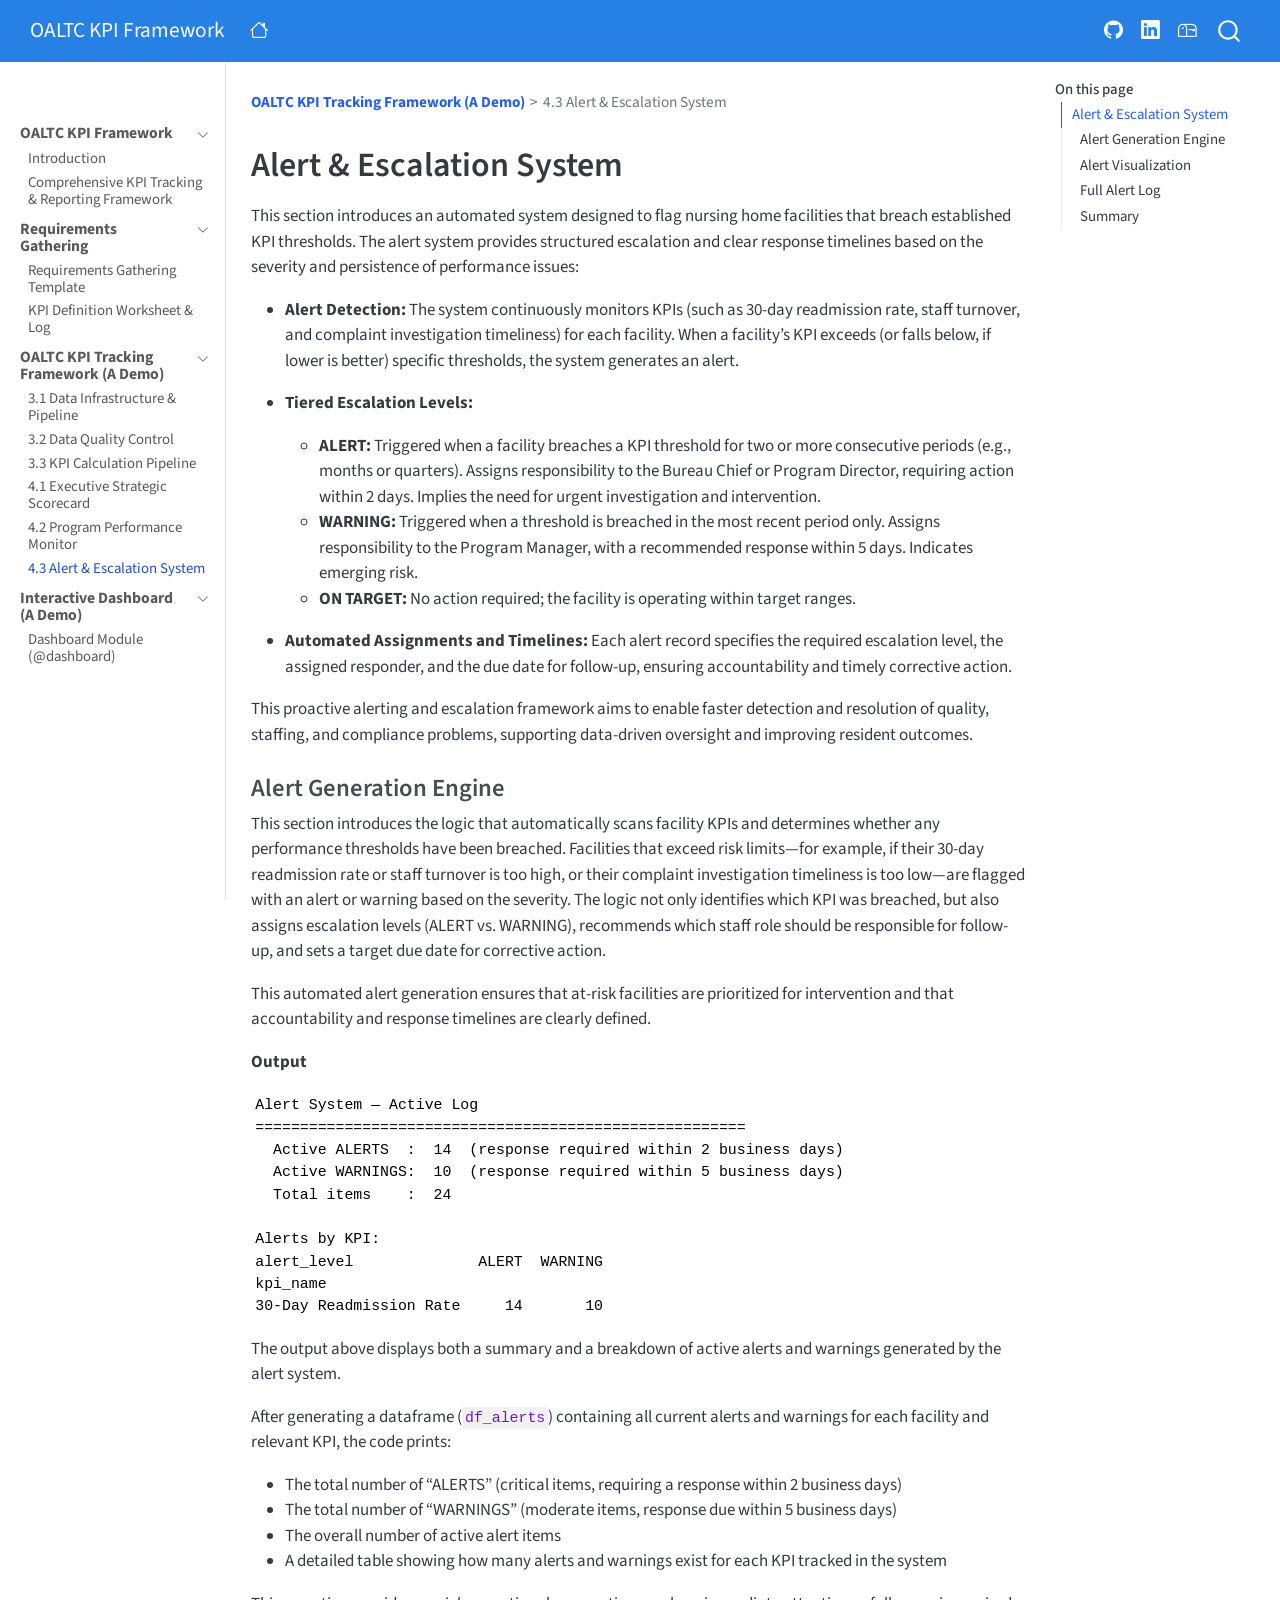
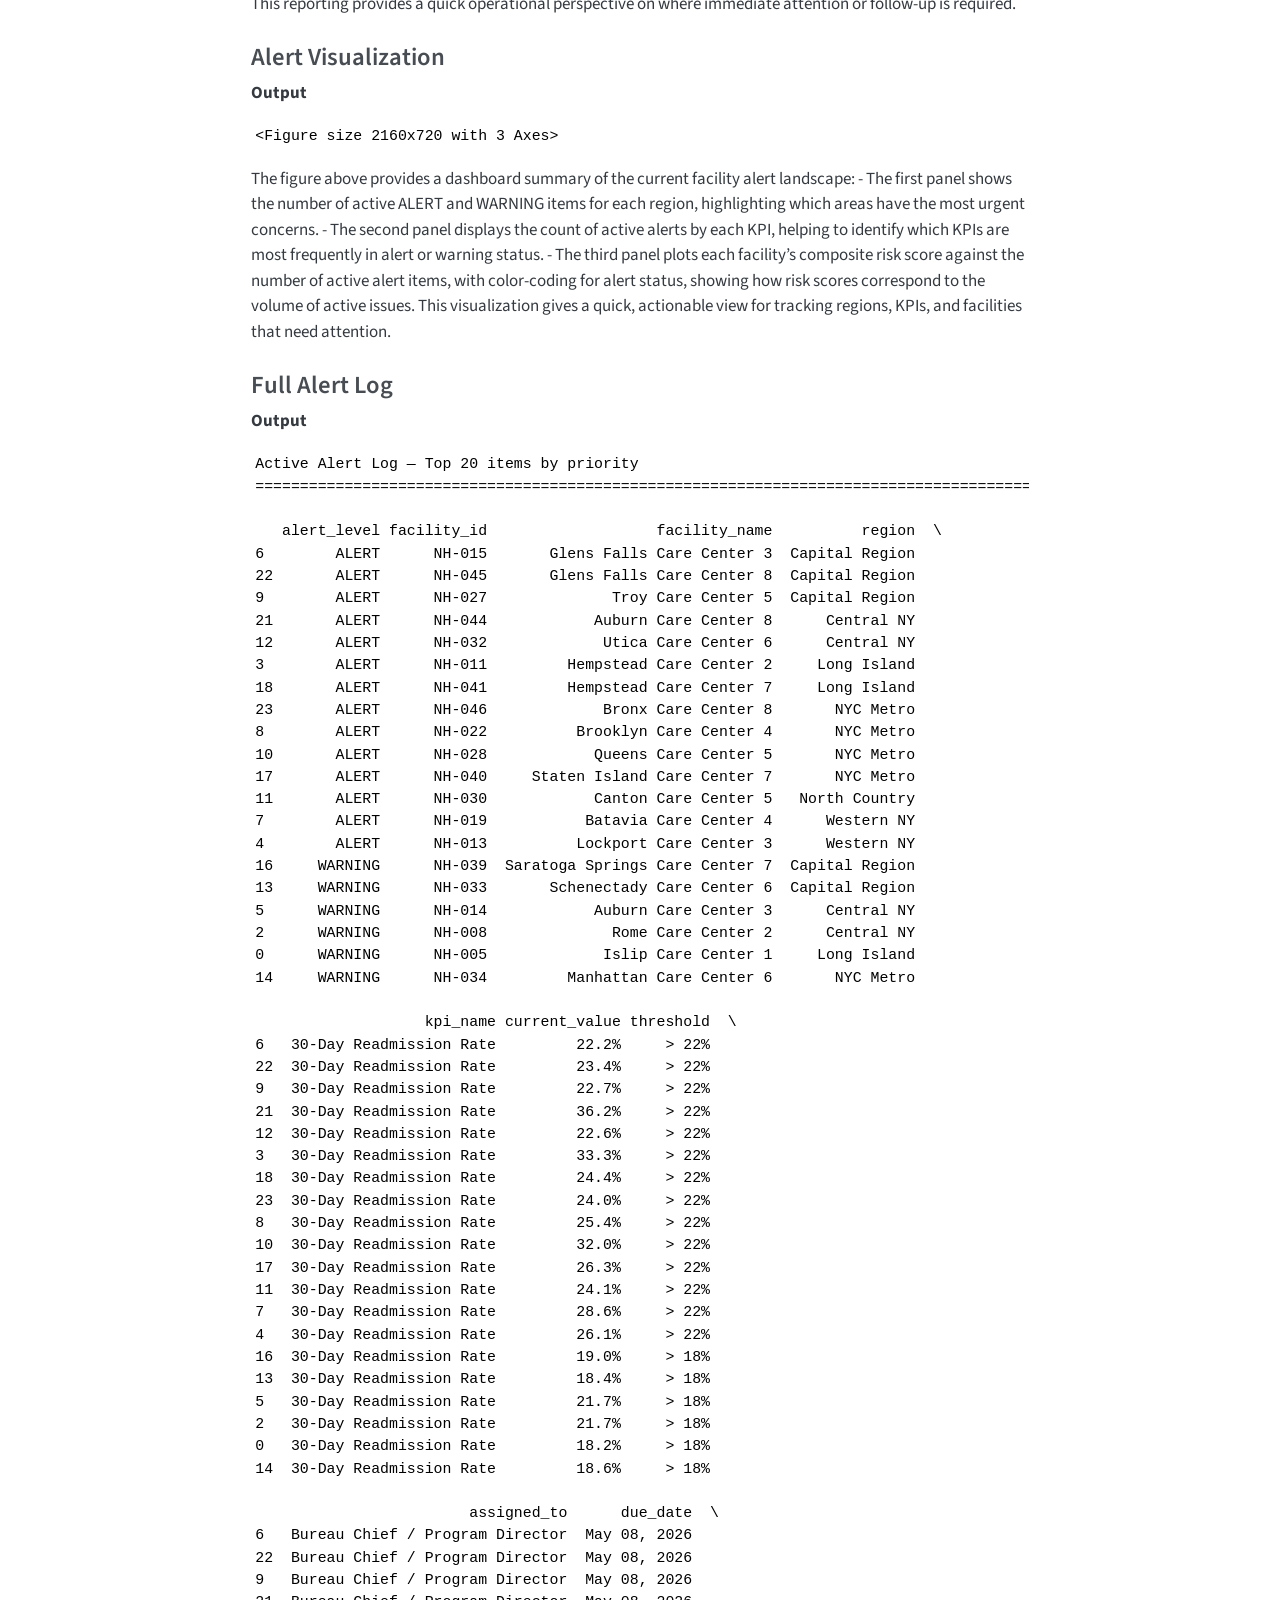
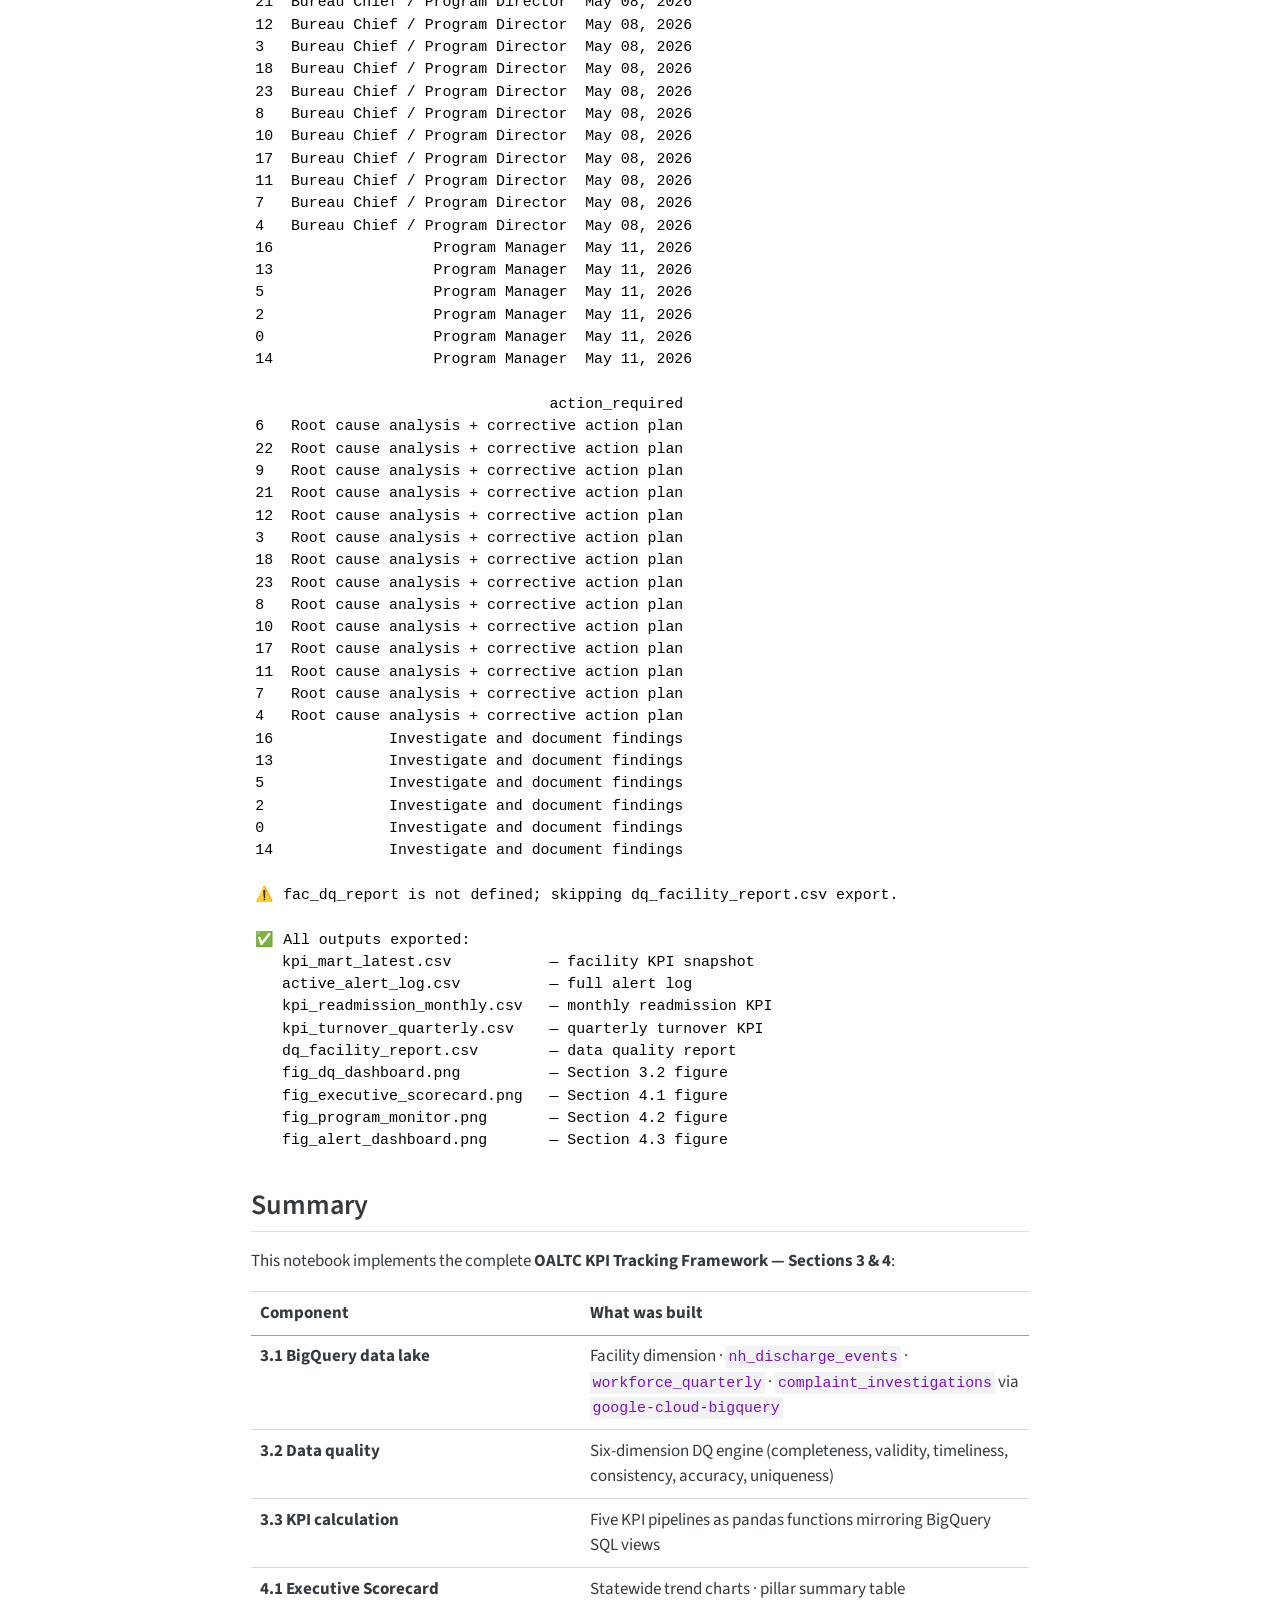
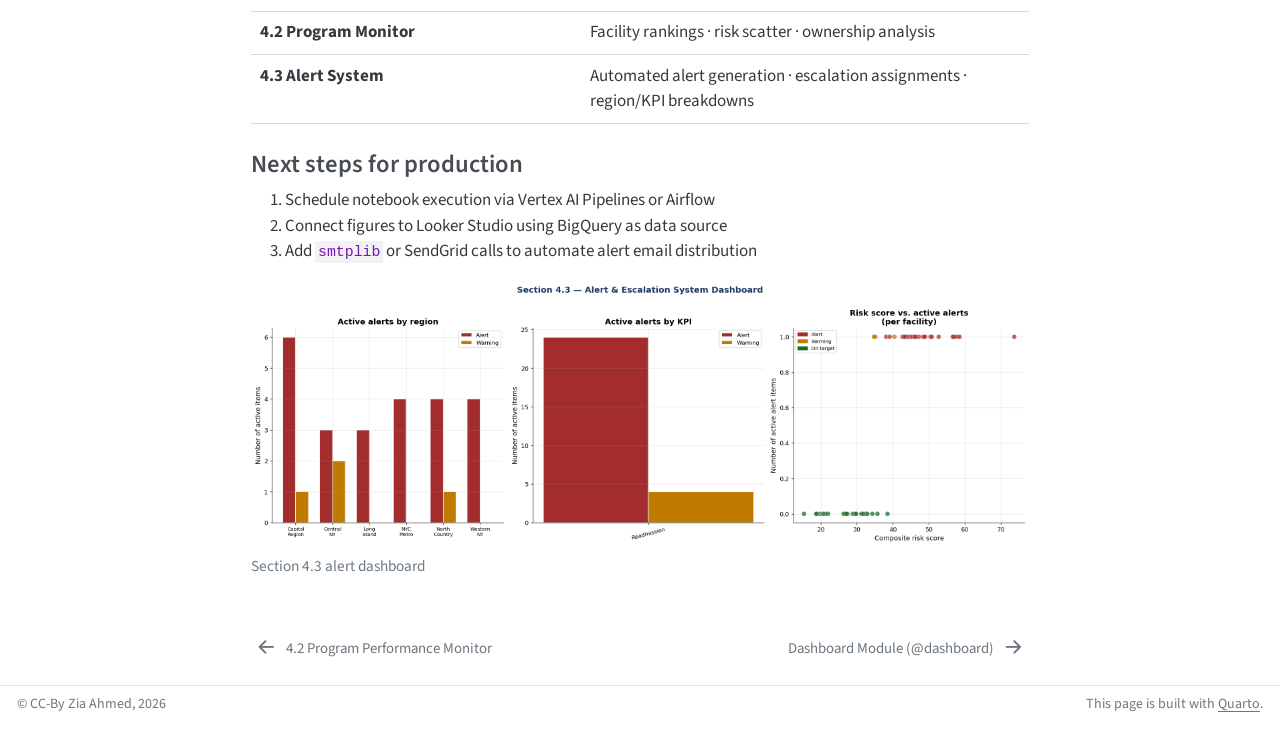
<file: docs/04-03-alert-system.html>
<!DOCTYPE html>
<html xmlns="http://www.w3.org/1999/xhtml" lang="en" xml:lang="en"><head>

<meta charset="utf-8">
<meta name="generator" content="quarto-1.8.27">

<meta name="viewport" content="width=device-width, initial-scale=1.0, user-scalable=yes">


<title>alert-system – OALTC KPI Framework</title>
<style>
code{white-space: pre-wrap;}
span.smallcaps{font-variant: small-caps;}
div.columns{display: flex; gap: min(4vw, 1.5em);}
div.column{flex: auto; overflow-x: auto;}
div.hanging-indent{margin-left: 1.5em; text-indent: -1.5em;}
ul.task-list{list-style: none;}
ul.task-list li input[type="checkbox"] {
  width: 0.8em;
  margin: 0 0.8em 0.2em -1em; /* quarto-specific, see https://github.com/quarto-dev/quarto-cli/issues/4556 */ 
  vertical-align: middle;
}
</style>


<script src="site_libs/quarto-nav/quarto-nav.js"></script>
<script src="site_libs/clipboard/clipboard.min.js"></script>
<script src="site_libs/quarto-search/autocomplete.umd.js"></script>
<script src="site_libs/quarto-search/fuse.min.js"></script>
<script src="site_libs/quarto-search/quarto-search.js"></script>
<meta name="quarto:offset" content="./">
<link href="./05-dashboard.html" rel="next">
<link href="./04-02-program-monitor.html" rel="prev">
<script src="site_libs/quarto-html/quarto.js" type="module"></script>
<script src="site_libs/quarto-html/tabsets/tabsets.js" type="module"></script>
<script src="site_libs/quarto-html/axe/axe-check.js" type="module"></script>
<script src="site_libs/quarto-html/popper.min.js"></script>
<script src="site_libs/quarto-html/tippy.umd.min.js"></script>
<script src="site_libs/quarto-html/anchor.min.js"></script>
<link href="site_libs/quarto-html/tippy.css" rel="stylesheet">
<link href="site_libs/quarto-html/quarto-syntax-highlighting-ed96de9b727972fe78a7b5d16c58bf87.css" rel="stylesheet" id="quarto-text-highlighting-styles">
<script src="site_libs/bootstrap/bootstrap.min.js"></script>
<link href="site_libs/bootstrap/bootstrap-icons.css" rel="stylesheet">
<link href="site_libs/bootstrap/bootstrap-53ed95f2168beffb914300a26d79ad5b.min.css" rel="stylesheet" append-hash="true" id="quarto-bootstrap" data-mode="light">
<script id="quarto-search-options" type="application/json">{
  "location": "navbar",
  "copy-button": false,
  "collapse-after": 3,
  "panel-placement": "end",
  "type": "overlay",
  "limit": 50,
  "keyboard-shortcut": [
    "f",
    "/",
    "s"
  ],
  "show-item-context": false,
  "language": {
    "search-no-results-text": "No results",
    "search-matching-documents-text": "matching documents",
    "search-copy-link-title": "Copy link to search",
    "search-hide-matches-text": "Hide additional matches",
    "search-more-match-text": "more match in this document",
    "search-more-matches-text": "more matches in this document",
    "search-clear-button-title": "Clear",
    "search-text-placeholder": "",
    "search-detached-cancel-button-title": "Cancel",
    "search-submit-button-title": "Submit",
    "search-label": "Search"
  }
}</script>


</head>

<body class="nav-sidebar docked nav-fixed quarto-light">

<div id="quarto-search-results"></div>
  <header id="quarto-header" class="headroom fixed-top">
    <nav class="navbar navbar-expand-lg " data-bs-theme="dark">
      <div class="navbar-container container-fluid">
      <div class="navbar-brand-container mx-auto">
    <a class="navbar-brand" href="./index.html">
    <span class="navbar-title">OALTC KPI Framework</span>
    </a>
  </div>
            <div id="quarto-search" class="" title="Search"></div>
          <button class="navbar-toggler" type="button" data-bs-toggle="collapse" data-bs-target="#navbarCollapse" aria-controls="navbarCollapse" role="menu" aria-expanded="false" aria-label="Toggle navigation" onclick="if (window.quartoToggleHeadroom) { window.quartoToggleHeadroom(); }">
  <span class="navbar-toggler-icon"></span>
</button>
          <div class="collapse navbar-collapse" id="navbarCollapse">
            <ul class="navbar-nav navbar-nav-scroll me-auto">
  <li class="nav-item compact">
    <a class="nav-link" href="https://sites.google.com/view/r-data-sci-env/home"> <i class="bi bi-house" role="img">
</i> 
<span class="menu-text"></span></a>
  </li>  
</ul>
            <ul class="navbar-nav navbar-nav-scroll ms-auto">
  <li class="nav-item compact">
    <a class="nav-link" href="https://github.com/zia207"> <i class="bi bi-github" role="img">
</i> 
<span class="menu-text"></span></a>
  </li>  
  <li class="nav-item compact">
    <a class="nav-link" href="https://www.linkedin.com/in/zia-ahmed207"> <i class="bi bi-linkedin" role="img">
</i> 
<span class="menu-text"></span></a>
  </li>  
  <li class="nav-item compact">
    <a class="nav-link" href="mailto:zia207@gmail.com"> <i class="bi bi-mailbox" role="img">
</i> 
<span class="menu-text"></span></a>
  </li>  
</ul>
          </div> <!-- /navcollapse -->
            <div class="quarto-navbar-tools">
</div>
      </div> <!-- /container-fluid -->
    </nav>
  <nav class="quarto-secondary-nav">
    <div class="container-fluid d-flex">
      <button type="button" class="quarto-btn-toggle btn" data-bs-toggle="collapse" role="button" data-bs-target=".quarto-sidebar-collapse-item" aria-controls="quarto-sidebar" aria-expanded="false" aria-label="Toggle sidebar navigation" onclick="if (window.quartoToggleHeadroom) { window.quartoToggleHeadroom(); }">
        <i class="bi bi-layout-text-sidebar-reverse"></i>
      </button>
        <nav class="quarto-page-breadcrumbs" aria-label="breadcrumb"><ol class="breadcrumb"><li class="breadcrumb-item"><a href="./03-01-data-infrastructure-pipeline.html"><strong>OALTC KPI Tracking Framework (A Demo)</strong></a></li><li class="breadcrumb-item"><a href="./04-03-alert-system.html">4.3 Alert &amp; Escalation System</a></li></ol></nav>
        <a class="flex-grow-1" role="navigation" data-bs-toggle="collapse" data-bs-target=".quarto-sidebar-collapse-item" aria-controls="quarto-sidebar" aria-expanded="false" aria-label="Toggle sidebar navigation" onclick="if (window.quartoToggleHeadroom) { window.quartoToggleHeadroom(); }">      
        </a>
      <button type="button" class="btn quarto-search-button" aria-label="Search" onclick="window.quartoOpenSearch();">
        <i class="bi bi-search"></i>
      </button>
    </div>
  </nav>
</header>
<!-- content -->
<div id="quarto-content" class="quarto-container page-columns page-rows-contents page-layout-article page-navbar">
<!-- sidebar -->
  <nav id="quarto-sidebar" class="sidebar collapse collapse-horizontal quarto-sidebar-collapse-item sidebar-navigation docked overflow-auto">
        <div class="mt-2 flex-shrink-0 align-items-center">
        <div class="sidebar-search">
        <div id="quarto-search" class="" title="Search"></div>
        </div>
        </div>
    <div class="sidebar-menu-container"> 
    <ul class="list-unstyled mt-1">
        <li class="sidebar-item sidebar-item-section">
      <div class="sidebar-item-container"> 
            <a class="sidebar-item-text sidebar-link text-start" data-bs-toggle="collapse" data-bs-target="#quarto-sidebar-section-1" role="navigation" aria-expanded="true">
 <span class="menu-text"><strong>OALTC KPI Framework</strong></span></a>
          <a class="sidebar-item-toggle text-start" data-bs-toggle="collapse" data-bs-target="#quarto-sidebar-section-1" role="navigation" aria-expanded="true" aria-label="Toggle section">
            <i class="bi bi-chevron-right ms-2"></i>
          </a> 
      </div>
      <ul id="quarto-sidebar-section-1" class="collapse list-unstyled sidebar-section depth1 show">  
          <li class="sidebar-item">
  <div class="sidebar-item-container"> 
  <a href="./index.html" class="sidebar-item-text sidebar-link">
 <span class="menu-text">Introduction</span></a>
  </div>
</li>
          <li class="sidebar-item">
  <div class="sidebar-item-container"> 
  <a href="./01-framework-governance.html" class="sidebar-item-text sidebar-link">
 <span class="menu-text">Comprehensive KPI Tracking &amp; Reporting Framework</span></a>
  </div>
</li>
      </ul>
  </li>
        <li class="sidebar-item sidebar-item-section">
      <div class="sidebar-item-container"> 
            <a class="sidebar-item-text sidebar-link text-start" data-bs-toggle="collapse" data-bs-target="#quarto-sidebar-section-2" role="navigation" aria-expanded="true">
 <span class="menu-text"><strong>Requirements Gathering</strong></span></a>
          <a class="sidebar-item-toggle text-start" data-bs-toggle="collapse" data-bs-target="#quarto-sidebar-section-2" role="navigation" aria-expanded="true" aria-label="Toggle section">
            <i class="bi bi-chevron-right ms-2"></i>
          </a> 
      </div>
      <ul id="quarto-sidebar-section-2" class="collapse list-unstyled sidebar-section depth1 show">  
          <li class="sidebar-item">
  <div class="sidebar-item-container"> 
  <a href="./02-requirements-gathering.html" class="sidebar-item-text sidebar-link">
 <span class="menu-text">Requirements Gathering Template</span></a>
  </div>
</li>
          <li class="sidebar-item">
  <div class="sidebar-item-container"> 
  <a href="./02-kpi-definition-worksheet.html" class="sidebar-item-text sidebar-link">
 <span class="menu-text">KPI Definition Worksheet &amp; Log</span></a>
  </div>
</li>
      </ul>
  </li>
        <li class="sidebar-item sidebar-item-section">
      <div class="sidebar-item-container"> 
            <a class="sidebar-item-text sidebar-link text-start" data-bs-toggle="collapse" data-bs-target="#quarto-sidebar-section-3" role="navigation" aria-expanded="true">
 <span class="menu-text"><strong>OALTC KPI Tracking Framework (A Demo)</strong></span></a>
          <a class="sidebar-item-toggle text-start" data-bs-toggle="collapse" data-bs-target="#quarto-sidebar-section-3" role="navigation" aria-expanded="true" aria-label="Toggle section">
            <i class="bi bi-chevron-right ms-2"></i>
          </a> 
      </div>
      <ul id="quarto-sidebar-section-3" class="collapse list-unstyled sidebar-section depth1 show">  
          <li class="sidebar-item">
  <div class="sidebar-item-container"> 
  <a href="./03-01-data-infrastructure-pipeline.html" class="sidebar-item-text sidebar-link">
 <span class="menu-text">3.1 Data Infrastructure &amp; Pipeline</span></a>
  </div>
</li>
          <li class="sidebar-item">
  <div class="sidebar-item-container"> 
  <a href="./03-02-data-quality-control.html" class="sidebar-item-text sidebar-link">
 <span class="menu-text">3.2 Data Quality Control</span></a>
  </div>
</li>
          <li class="sidebar-item">
  <div class="sidebar-item-container"> 
  <a href="./03-03-kpi-calculation.html" class="sidebar-item-text sidebar-link">
 <span class="menu-text">3.3 KPI Calculation Pipeline</span></a>
  </div>
</li>
          <li class="sidebar-item">
  <div class="sidebar-item-container"> 
  <a href="./04-01-executive-scorecard.html" class="sidebar-item-text sidebar-link">
 <span class="menu-text">4.1 Executive Strategic Scorecard</span></a>
  </div>
</li>
          <li class="sidebar-item">
  <div class="sidebar-item-container"> 
  <a href="./04-02-program-monitor.html" class="sidebar-item-text sidebar-link">
 <span class="menu-text">4.2 Program Performance Monitor</span></a>
  </div>
</li>
          <li class="sidebar-item">
  <div class="sidebar-item-container"> 
  <a href="./04-03-alert-system.html" class="sidebar-item-text sidebar-link active">
 <span class="menu-text">4.3 Alert &amp; Escalation System</span></a>
  </div>
</li>
      </ul>
  </li>
        <li class="sidebar-item sidebar-item-section">
      <div class="sidebar-item-container"> 
            <a class="sidebar-item-text sidebar-link text-start" data-bs-toggle="collapse" data-bs-target="#quarto-sidebar-section-4" role="navigation" aria-expanded="true">
 <span class="menu-text"><strong>Interactive Dashboard (A Demo)</strong></span></a>
          <a class="sidebar-item-toggle text-start" data-bs-toggle="collapse" data-bs-target="#quarto-sidebar-section-4" role="navigation" aria-expanded="true" aria-label="Toggle section">
            <i class="bi bi-chevron-right ms-2"></i>
          </a> 
      </div>
      <ul id="quarto-sidebar-section-4" class="collapse list-unstyled sidebar-section depth1 show">  
          <li class="sidebar-item">
  <div class="sidebar-item-container"> 
  <a href="./05-dashboard.html" class="sidebar-item-text sidebar-link">
 <span class="menu-text">Dashboard Module (<span class="citation" data-cites="dashboard">@dashboard</span>)</span></a>
  </div>
</li>
      </ul>
  </li>
    </ul>
    </div>
</nav>
<div id="quarto-sidebar-glass" class="quarto-sidebar-collapse-item" data-bs-toggle="collapse" data-bs-target=".quarto-sidebar-collapse-item"></div>
<!-- margin-sidebar -->
    <div id="quarto-margin-sidebar" class="sidebar margin-sidebar">
        <nav id="TOC" role="doc-toc" class="toc-active">
    <h2 id="toc-title">On this page</h2>
   
  <ul>
  <li><a href="#alert-escalation-system" id="toc-alert-escalation-system" class="nav-link active" data-scroll-target="#alert-escalation-system">Alert &amp; Escalation System</a>
  <ul class="collapse">
  <li><a href="#alert-generation-engine" id="toc-alert-generation-engine" class="nav-link" data-scroll-target="#alert-generation-engine">Alert Generation Engine</a></li>
  <li><a href="#alert-visualization" id="toc-alert-visualization" class="nav-link" data-scroll-target="#alert-visualization">Alert Visualization</a></li>
  <li><a href="#full-alert-log" id="toc-full-alert-log" class="nav-link" data-scroll-target="#full-alert-log">Full Alert Log</a></li>
  <li><a href="#summary" id="toc-summary" class="nav-link" data-scroll-target="#summary">Summary</a>
  <ul class="collapse">
  <li><a href="#next-steps-for-production" id="toc-next-steps-for-production" class="nav-link" data-scroll-target="#next-steps-for-production">Next steps for production</a></li>
  </ul></li>
  </ul></li>
  </ul>
</nav>
    </div>
<!-- main -->
<main class="content" id="quarto-document-content"><header id="title-block-header" class="quarto-title-block"><nav class="quarto-page-breadcrumbs quarto-title-breadcrumbs d-none d-lg-block" aria-label="breadcrumb"><ol class="breadcrumb"><li class="breadcrumb-item"><a href="./03-01-data-infrastructure-pipeline.html"><strong>OALTC KPI Tracking Framework (A Demo)</strong></a></li><li class="breadcrumb-item"><a href="./04-03-alert-system.html">4.3 Alert &amp; Escalation System</a></li></ol></nav></header>




<section id="alert-escalation-system" class="level1">
<h1>Alert &amp; Escalation System</h1>
<p>This section introduces an automated system designed to flag nursing home facilities that breach established KPI thresholds. The alert system provides structured escalation and clear response timelines based on the severity and persistence of performance issues:</p>
<ul>
<li><p><strong>Alert Detection:</strong> The system continuously monitors KPIs (such as 30-day readmission rate, staff turnover, and complaint investigation timeliness) for each facility. When a facility’s KPI exceeds (or falls below, if lower is better) specific thresholds, the system generates an alert.</p></li>
<li><p><strong>Tiered Escalation Levels:</strong></p>
<ul>
<li><strong>ALERT:</strong> Triggered when a facility breaches a KPI threshold for two or more consecutive periods (e.g., months or quarters). Assigns responsibility to the Bureau Chief or Program Director, requiring action within 2 days. Implies the need for urgent investigation and intervention.</li>
<li><strong>WARNING:</strong> Triggered when a threshold is breached in the most recent period only. Assigns responsibility to the Program Manager, with a recommended response within 5 days. Indicates emerging risk.</li>
<li><strong>ON TARGET:</strong> No action required; the facility is operating within target ranges.</li>
</ul></li>
<li><p><strong>Automated Assignments and Timelines:</strong> Each alert record specifies the required escalation level, the assigned responder, and the due date for follow-up, ensuring accountability and timely corrective action.</p></li>
</ul>
<p>This proactive alerting and escalation framework aims to enable faster detection and resolution of quality, staffing, and compliance problems, supporting data-driven oversight and improving resident outcomes.</p>
<section id="alert-generation-engine" class="level3">
<h3 class="anchored" data-anchor-id="alert-generation-engine">Alert Generation Engine</h3>
<p>This section introduces the logic that automatically scans facility KPIs and determines whether any performance thresholds have been breached. Facilities that exceed risk limits—for example, if their 30-day readmission rate or staff turnover is too high, or their complaint investigation timeliness is too low—are flagged with an alert or warning based on the severity. The logic not only identifies which KPI was breached, but also assigns escalation levels (ALERT vs.&nbsp;WARNING), recommends which staff role should be responsible for follow-up, and sets a target due date for corrective action.</p>
<p>This automated alert generation ensures that at-risk facilities are prioritized for intervention and that accountability and response timelines are clearly defined.</p>
<p><strong>Output</strong></p>
<pre class="text"><code>Alert System — Active Log
=======================================================
  Active ALERTS  :  14  (response required within 2 business days)
  Active WARNINGS:  10  (response required within 5 business days)
  Total items    :  24

Alerts by KPI:
alert_level              ALERT  WARNING
kpi_name                               
30-Day Readmission Rate     14       10</code></pre>
<p>The output above displays both a summary and a breakdown of active alerts and warnings generated by the alert system.</p>
<p>After generating a dataframe (<code>df_alerts</code>) containing all current alerts and warnings for each facility and relevant KPI, the code prints:</p>
<ul>
<li>The total number of “ALERTS” (critical items, requiring a response within 2 business days)</li>
<li>The total number of “WARNINGS” (moderate items, response due within 5 business days)</li>
<li>The overall number of active alert items</li>
<li>A detailed table showing how many alerts and warnings exist for each KPI tracked in the system</li>
</ul>
<p>This reporting provides a quick operational perspective on where immediate attention or follow-up is required.</p>
</section>
<section id="alert-visualization" class="level3">
<h3 class="anchored" data-anchor-id="alert-visualization">Alert Visualization</h3>
<p><strong>Output</strong></p>
<pre class="text"><code>&lt;Figure size 2160x720 with 3 Axes&gt;</code></pre>
<p>The figure above provides a dashboard summary of the current facility alert landscape: - The first panel shows the number of active ALERT and WARNING items for each region, highlighting which areas have the most urgent concerns. - The second panel displays the count of active alerts by each KPI, helping to identify which KPIs are most frequently in alert or warning status. - The third panel plots each facility’s composite risk score against the number of active alert items, with color-coding for alert status, showing how risk scores correspond to the volume of active issues. This visualization gives a quick, actionable view for tracking regions, KPIs, and facilities that need attention.</p>
</section>
<section id="full-alert-log" class="level3">
<h3 class="anchored" data-anchor-id="full-alert-log">Full Alert Log</h3>
<p><strong>Output</strong></p>
<pre class="text"><code>Active Alert Log — Top 20 items by priority
==========================================================================================

   alert_level facility_id                   facility_name          region  \
6        ALERT      NH-015       Glens Falls Care Center 3  Capital Region   
22       ALERT      NH-045       Glens Falls Care Center 8  Capital Region   
9        ALERT      NH-027              Troy Care Center 5  Capital Region   
21       ALERT      NH-044            Auburn Care Center 8      Central NY   
12       ALERT      NH-032             Utica Care Center 6      Central NY   
3        ALERT      NH-011         Hempstead Care Center 2     Long Island   
18       ALERT      NH-041         Hempstead Care Center 7     Long Island   
23       ALERT      NH-046             Bronx Care Center 8       NYC Metro   
8        ALERT      NH-022          Brooklyn Care Center 4       NYC Metro   
10       ALERT      NH-028            Queens Care Center 5       NYC Metro   
17       ALERT      NH-040     Staten Island Care Center 7       NYC Metro   
11       ALERT      NH-030            Canton Care Center 5   North Country   
7        ALERT      NH-019           Batavia Care Center 4      Western NY   
4        ALERT      NH-013          Lockport Care Center 3      Western NY   
16     WARNING      NH-039  Saratoga Springs Care Center 7  Capital Region   
13     WARNING      NH-033       Schenectady Care Center 6  Capital Region   
5      WARNING      NH-014            Auburn Care Center 3      Central NY   
2      WARNING      NH-008              Rome Care Center 2      Central NY   
0      WARNING      NH-005             Islip Care Center 1     Long Island   
14     WARNING      NH-034         Manhattan Care Center 6       NYC Metro   

                   kpi_name current_value threshold  \
6   30-Day Readmission Rate         22.2%     &gt; 22%   
22  30-Day Readmission Rate         23.4%     &gt; 22%   
9   30-Day Readmission Rate         22.7%     &gt; 22%   
21  30-Day Readmission Rate         36.2%     &gt; 22%   
12  30-Day Readmission Rate         22.6%     &gt; 22%   
3   30-Day Readmission Rate         33.3%     &gt; 22%   
18  30-Day Readmission Rate         24.4%     &gt; 22%   
23  30-Day Readmission Rate         24.0%     &gt; 22%   
8   30-Day Readmission Rate         25.4%     &gt; 22%   
10  30-Day Readmission Rate         32.0%     &gt; 22%   
17  30-Day Readmission Rate         26.3%     &gt; 22%   
11  30-Day Readmission Rate         24.1%     &gt; 22%   
7   30-Day Readmission Rate         28.6%     &gt; 22%   
4   30-Day Readmission Rate         26.1%     &gt; 22%   
16  30-Day Readmission Rate         19.0%     &gt; 18%   
13  30-Day Readmission Rate         18.4%     &gt; 18%   
5   30-Day Readmission Rate         21.7%     &gt; 18%   
2   30-Day Readmission Rate         21.7%     &gt; 18%   
0   30-Day Readmission Rate         18.2%     &gt; 18%   
14  30-Day Readmission Rate         18.6%     &gt; 18%   

                        assigned_to      due_date  \
6   Bureau Chief / Program Director  May 08, 2026   
22  Bureau Chief / Program Director  May 08, 2026   
9   Bureau Chief / Program Director  May 08, 2026   
21  Bureau Chief / Program Director  May 08, 2026   
12  Bureau Chief / Program Director  May 08, 2026   
3   Bureau Chief / Program Director  May 08, 2026   
18  Bureau Chief / Program Director  May 08, 2026   
23  Bureau Chief / Program Director  May 08, 2026   
8   Bureau Chief / Program Director  May 08, 2026   
10  Bureau Chief / Program Director  May 08, 2026   
17  Bureau Chief / Program Director  May 08, 2026   
11  Bureau Chief / Program Director  May 08, 2026   
7   Bureau Chief / Program Director  May 08, 2026   
4   Bureau Chief / Program Director  May 08, 2026   
16                  Program Manager  May 11, 2026   
13                  Program Manager  May 11, 2026   
5                   Program Manager  May 11, 2026   
2                   Program Manager  May 11, 2026   
0                   Program Manager  May 11, 2026   
14                  Program Manager  May 11, 2026   

                                 action_required  
6   Root cause analysis + corrective action plan  
22  Root cause analysis + corrective action plan  
9   Root cause analysis + corrective action plan  
21  Root cause analysis + corrective action plan  
12  Root cause analysis + corrective action plan  
3   Root cause analysis + corrective action plan  
18  Root cause analysis + corrective action plan  
23  Root cause analysis + corrective action plan  
8   Root cause analysis + corrective action plan  
10  Root cause analysis + corrective action plan  
17  Root cause analysis + corrective action plan  
11  Root cause analysis + corrective action plan  
7   Root cause analysis + corrective action plan  
4   Root cause analysis + corrective action plan  
16             Investigate and document findings  
13             Investigate and document findings  
5              Investigate and document findings  
2              Investigate and document findings  
0              Investigate and document findings  
14             Investigate and document findings

⚠️ fac_dq_report is not defined; skipping dq_facility_report.csv export.

✅ All outputs exported:
   kpi_mart_latest.csv           — facility KPI snapshot
   active_alert_log.csv          — full alert log
   kpi_readmission_monthly.csv   — monthly readmission KPI
   kpi_turnover_quarterly.csv    — quarterly turnover KPI
   dq_facility_report.csv        — data quality report
   fig_dq_dashboard.png          — Section 3.2 figure
   fig_executive_scorecard.png   — Section 4.1 figure
   fig_program_monitor.png       — Section 4.2 figure
   fig_alert_dashboard.png       — Section 4.3 figure</code></pre>
</section>
<section id="summary" class="level2">
<h2 class="anchored" data-anchor-id="summary">Summary</h2>
<p>This notebook implements the complete <strong>OALTC KPI Tracking Framework — Sections 3 &amp; 4</strong>:</p>
<table class="caption-top table">
<colgroup>
<col style="width: 42%">
<col style="width: 57%">
</colgroup>
<thead>
<tr class="header">
<th>Component</th>
<th>What was built</th>
</tr>
</thead>
<tbody>
<tr class="odd">
<td><strong>3.1 BigQuery data lake</strong></td>
<td>Facility dimension · <code>nh_discharge_events</code> · <code>workforce_quarterly</code> · <code>complaint_investigations</code> via <code>google-cloud-bigquery</code></td>
</tr>
<tr class="even">
<td><strong>3.2 Data quality</strong></td>
<td>Six-dimension DQ engine (completeness, validity, timeliness, consistency, accuracy, uniqueness)</td>
</tr>
<tr class="odd">
<td><strong>3.3 KPI calculation</strong></td>
<td>Five KPI pipelines as pandas functions mirroring BigQuery SQL views</td>
</tr>
<tr class="even">
<td><strong>4.1 Executive Scorecard</strong></td>
<td>Statewide trend charts · pillar summary table</td>
</tr>
<tr class="odd">
<td><strong>4.2 Program Monitor</strong></td>
<td>Facility rankings · risk scatter · ownership analysis</td>
</tr>
<tr class="even">
<td><strong>4.3 Alert System</strong></td>
<td>Automated alert generation · escalation assignments · region/KPI breakdowns</td>
</tr>
</tbody>
</table>
<section id="next-steps-for-production" class="level3">
<h3 class="anchored" data-anchor-id="next-steps-for-production">Next steps for production</h3>
<ol type="1">
<li>Schedule notebook execution via Vertex AI Pipelines or Airflow</li>
<li>Connect figures to Looker Studio using BigQuery as data source</li>
<li>Add <code>smtplib</code> or SendGrid calls to automate alert email distribution</li>
</ol>
<div class="quarto-figure quarto-figure-center">
<figure class="figure">
<p><img src="fig_alert_dashboard.png" class="img-fluid figure-img" alt="Alert and escalation dashboard"></p>
<figcaption>Section 4.3 alert dashboard</figcaption>
</figure>
</div>


</section>
</section>
</section>

</main> <!-- /main -->
<script id="quarto-html-after-body" type="application/javascript">
  window.document.addEventListener("DOMContentLoaded", function (event) {
    const icon = "";
    const anchorJS = new window.AnchorJS();
    anchorJS.options = {
      placement: 'right',
      icon: icon
    };
    anchorJS.add('.anchored');
    const isCodeAnnotation = (el) => {
      for (const clz of el.classList) {
        if (clz.startsWith('code-annotation-')) {                     
          return true;
        }
      }
      return false;
    }
    const onCopySuccess = function(e) {
      // button target
      const button = e.trigger;
      // don't keep focus
      button.blur();
      // flash "checked"
      button.classList.add('code-copy-button-checked');
      var currentTitle = button.getAttribute("title");
      button.setAttribute("title", "Copied!");
      let tooltip;
      if (window.bootstrap) {
        button.setAttribute("data-bs-toggle", "tooltip");
        button.setAttribute("data-bs-placement", "left");
        button.setAttribute("data-bs-title", "Copied!");
        tooltip = new bootstrap.Tooltip(button, 
          { trigger: "manual", 
            customClass: "code-copy-button-tooltip",
            offset: [0, -8]});
        tooltip.show();    
      }
      setTimeout(function() {
        if (tooltip) {
          tooltip.hide();
          button.removeAttribute("data-bs-title");
          button.removeAttribute("data-bs-toggle");
          button.removeAttribute("data-bs-placement");
        }
        button.setAttribute("title", currentTitle);
        button.classList.remove('code-copy-button-checked');
      }, 1000);
      // clear code selection
      e.clearSelection();
    }
    const getTextToCopy = function(trigger) {
      const outerScaffold = trigger.parentElement.cloneNode(true);
      const codeEl = outerScaffold.querySelector('code');
      for (const childEl of codeEl.children) {
        if (isCodeAnnotation(childEl)) {
          childEl.remove();
        }
      }
      return codeEl.innerText;
    }
    const clipboard = new window.ClipboardJS('.code-copy-button:not([data-in-quarto-modal])', {
      text: getTextToCopy
    });
    clipboard.on('success', onCopySuccess);
    if (window.document.getElementById('quarto-embedded-source-code-modal')) {
      const clipboardModal = new window.ClipboardJS('.code-copy-button[data-in-quarto-modal]', {
        text: getTextToCopy,
        container: window.document.getElementById('quarto-embedded-source-code-modal')
      });
      clipboardModal.on('success', onCopySuccess);
    }
      var localhostRegex = new RegExp(/^(?:http|https):\/\/localhost\:?[0-9]*\//);
      var mailtoRegex = new RegExp(/^mailto:/);
        var filterRegex = new RegExp('/' + window.location.host + '/');
      var isInternal = (href) => {
          return filterRegex.test(href) || localhostRegex.test(href) || mailtoRegex.test(href);
      }
      // Inspect non-navigation links and adorn them if external
     var links = window.document.querySelectorAll('a[href]:not(.nav-link):not(.navbar-brand):not(.toc-action):not(.sidebar-link):not(.sidebar-item-toggle):not(.pagination-link):not(.no-external):not([aria-hidden]):not(.dropdown-item):not(.quarto-navigation-tool):not(.about-link)');
      for (var i=0; i<links.length; i++) {
        const link = links[i];
        if (!isInternal(link.href)) {
          // undo the damage that might have been done by quarto-nav.js in the case of
          // links that we want to consider external
          if (link.dataset.originalHref !== undefined) {
            link.href = link.dataset.originalHref;
          }
        }
      }
    function tippyHover(el, contentFn, onTriggerFn, onUntriggerFn) {
      const config = {
        allowHTML: true,
        maxWidth: 500,
        delay: 100,
        arrow: false,
        appendTo: function(el) {
            return el.parentElement;
        },
        interactive: true,
        interactiveBorder: 10,
        theme: 'quarto',
        placement: 'bottom-start',
      };
      if (contentFn) {
        config.content = contentFn;
      }
      if (onTriggerFn) {
        config.onTrigger = onTriggerFn;
      }
      if (onUntriggerFn) {
        config.onUntrigger = onUntriggerFn;
      }
      window.tippy(el, config); 
    }
    const noterefs = window.document.querySelectorAll('a[role="doc-noteref"]');
    for (var i=0; i<noterefs.length; i++) {
      const ref = noterefs[i];
      tippyHover(ref, function() {
        // use id or data attribute instead here
        let href = ref.getAttribute('data-footnote-href') || ref.getAttribute('href');
        try { href = new URL(href).hash; } catch {}
        const id = href.replace(/^#\/?/, "");
        const note = window.document.getElementById(id);
        if (note) {
          return note.innerHTML;
        } else {
          return "";
        }
      });
    }
    const xrefs = window.document.querySelectorAll('a.quarto-xref');
    const processXRef = (id, note) => {
      // Strip column container classes
      const stripColumnClz = (el) => {
        el.classList.remove("page-full", "page-columns");
        if (el.children) {
          for (const child of el.children) {
            stripColumnClz(child);
          }
        }
      }
      stripColumnClz(note)
      if (id === null || id.startsWith('sec-')) {
        // Special case sections, only their first couple elements
        const container = document.createElement("div");
        if (note.children && note.children.length > 2) {
          container.appendChild(note.children[0].cloneNode(true));
          for (let i = 1; i < note.children.length; i++) {
            const child = note.children[i];
            if (child.tagName === "P" && child.innerText === "") {
              continue;
            } else {
              container.appendChild(child.cloneNode(true));
              break;
            }
          }
          if (window.Quarto?.typesetMath) {
            window.Quarto.typesetMath(container);
          }
          return container.innerHTML
        } else {
          if (window.Quarto?.typesetMath) {
            window.Quarto.typesetMath(note);
          }
          return note.innerHTML;
        }
      } else {
        // Remove any anchor links if they are present
        const anchorLink = note.querySelector('a.anchorjs-link');
        if (anchorLink) {
          anchorLink.remove();
        }
        if (window.Quarto?.typesetMath) {
          window.Quarto.typesetMath(note);
        }
        if (note.classList.contains("callout")) {
          return note.outerHTML;
        } else {
          return note.innerHTML;
        }
      }
    }
    for (var i=0; i<xrefs.length; i++) {
      const xref = xrefs[i];
      tippyHover(xref, undefined, function(instance) {
        instance.disable();
        let url = xref.getAttribute('href');
        let hash = undefined; 
        if (url.startsWith('#')) {
          hash = url;
        } else {
          try { hash = new URL(url).hash; } catch {}
        }
        if (hash) {
          const id = hash.replace(/^#\/?/, "");
          const note = window.document.getElementById(id);
          if (note !== null) {
            try {
              const html = processXRef(id, note.cloneNode(true));
              instance.setContent(html);
            } finally {
              instance.enable();
              instance.show();
            }
          } else {
            // See if we can fetch this
            fetch(url.split('#')[0])
            .then(res => res.text())
            .then(html => {
              const parser = new DOMParser();
              const htmlDoc = parser.parseFromString(html, "text/html");
              const note = htmlDoc.getElementById(id);
              if (note !== null) {
                const html = processXRef(id, note);
                instance.setContent(html);
              } 
            }).finally(() => {
              instance.enable();
              instance.show();
            });
          }
        } else {
          // See if we can fetch a full url (with no hash to target)
          // This is a special case and we should probably do some content thinning / targeting
          fetch(url)
          .then(res => res.text())
          .then(html => {
            const parser = new DOMParser();
            const htmlDoc = parser.parseFromString(html, "text/html");
            const note = htmlDoc.querySelector('main.content');
            if (note !== null) {
              // This should only happen for chapter cross references
              // (since there is no id in the URL)
              // remove the first header
              if (note.children.length > 0 && note.children[0].tagName === "HEADER") {
                note.children[0].remove();
              }
              const html = processXRef(null, note);
              instance.setContent(html);
            } 
          }).finally(() => {
            instance.enable();
            instance.show();
          });
        }
      }, function(instance) {
      });
    }
        let selectedAnnoteEl;
        const selectorForAnnotation = ( cell, annotation) => {
          let cellAttr = 'data-code-cell="' + cell + '"';
          let lineAttr = 'data-code-annotation="' +  annotation + '"';
          const selector = 'span[' + cellAttr + '][' + lineAttr + ']';
          return selector;
        }
        const selectCodeLines = (annoteEl) => {
          const doc = window.document;
          const targetCell = annoteEl.getAttribute("data-target-cell");
          const targetAnnotation = annoteEl.getAttribute("data-target-annotation");
          const annoteSpan = window.document.querySelector(selectorForAnnotation(targetCell, targetAnnotation));
          const lines = annoteSpan.getAttribute("data-code-lines").split(",");
          const lineIds = lines.map((line) => {
            return targetCell + "-" + line;
          })
          let top = null;
          let height = null;
          let parent = null;
          if (lineIds.length > 0) {
              //compute the position of the single el (top and bottom and make a div)
              const el = window.document.getElementById(lineIds[0]);
              top = el.offsetTop;
              height = el.offsetHeight;
              parent = el.parentElement.parentElement;
            if (lineIds.length > 1) {
              const lastEl = window.document.getElementById(lineIds[lineIds.length - 1]);
              const bottom = lastEl.offsetTop + lastEl.offsetHeight;
              height = bottom - top;
            }
            if (top !== null && height !== null && parent !== null) {
              // cook up a div (if necessary) and position it 
              let div = window.document.getElementById("code-annotation-line-highlight");
              if (div === null) {
                div = window.document.createElement("div");
                div.setAttribute("id", "code-annotation-line-highlight");
                div.style.position = 'absolute';
                parent.appendChild(div);
              }
              div.style.top = top - 2 + "px";
              div.style.height = height + 4 + "px";
              div.style.left = 0;
              let gutterDiv = window.document.getElementById("code-annotation-line-highlight-gutter");
              if (gutterDiv === null) {
                gutterDiv = window.document.createElement("div");
                gutterDiv.setAttribute("id", "code-annotation-line-highlight-gutter");
                gutterDiv.style.position = 'absolute';
                const codeCell = window.document.getElementById(targetCell);
                const gutter = codeCell.querySelector('.code-annotation-gutter');
                gutter.appendChild(gutterDiv);
              }
              gutterDiv.style.top = top - 2 + "px";
              gutterDiv.style.height = height + 4 + "px";
            }
            selectedAnnoteEl = annoteEl;
          }
        };
        const unselectCodeLines = () => {
          const elementsIds = ["code-annotation-line-highlight", "code-annotation-line-highlight-gutter"];
          elementsIds.forEach((elId) => {
            const div = window.document.getElementById(elId);
            if (div) {
              div.remove();
            }
          });
          selectedAnnoteEl = undefined;
        };
          // Handle positioning of the toggle
      window.addEventListener(
        "resize",
        throttle(() => {
          elRect = undefined;
          if (selectedAnnoteEl) {
            selectCodeLines(selectedAnnoteEl);
          }
        }, 10)
      );
      function throttle(fn, ms) {
      let throttle = false;
      let timer;
        return (...args) => {
          if(!throttle) { // first call gets through
              fn.apply(this, args);
              throttle = true;
          } else { // all the others get throttled
              if(timer) clearTimeout(timer); // cancel #2
              timer = setTimeout(() => {
                fn.apply(this, args);
                timer = throttle = false;
              }, ms);
          }
        };
      }
        // Attach click handler to the DT
        const annoteDls = window.document.querySelectorAll('dt[data-target-cell]');
        for (const annoteDlNode of annoteDls) {
          annoteDlNode.addEventListener('click', (event) => {
            const clickedEl = event.target;
            if (clickedEl !== selectedAnnoteEl) {
              unselectCodeLines();
              const activeEl = window.document.querySelector('dt[data-target-cell].code-annotation-active');
              if (activeEl) {
                activeEl.classList.remove('code-annotation-active');
              }
              selectCodeLines(clickedEl);
              clickedEl.classList.add('code-annotation-active');
            } else {
              // Unselect the line
              unselectCodeLines();
              clickedEl.classList.remove('code-annotation-active');
            }
          });
        }
    const findCites = (el) => {
      const parentEl = el.parentElement;
      if (parentEl) {
        const cites = parentEl.dataset.cites;
        if (cites) {
          return {
            el,
            cites: cites.split(' ')
          };
        } else {
          return findCites(el.parentElement)
        }
      } else {
        return undefined;
      }
    };
    var bibliorefs = window.document.querySelectorAll('a[role="doc-biblioref"]');
    for (var i=0; i<bibliorefs.length; i++) {
      const ref = bibliorefs[i];
      const citeInfo = findCites(ref);
      if (citeInfo) {
        tippyHover(citeInfo.el, function() {
          var popup = window.document.createElement('div');
          citeInfo.cites.forEach(function(cite) {
            var citeDiv = window.document.createElement('div');
            citeDiv.classList.add('hanging-indent');
            citeDiv.classList.add('csl-entry');
            var biblioDiv = window.document.getElementById('ref-' + cite);
            if (biblioDiv) {
              citeDiv.innerHTML = biblioDiv.innerHTML;
            }
            popup.appendChild(citeDiv);
          });
          return popup.innerHTML;
        });
      }
    }
  });
  </script>
<nav class="page-navigation">
  <div class="nav-page nav-page-previous">
      <a href="./04-02-program-monitor.html" class="pagination-link" aria-label="4.2 Program Performance Monitor">
        <i class="bi bi-arrow-left-short"></i> <span class="nav-page-text">4.2 Program Performance Monitor</span>
      </a>          
  </div>
  <div class="nav-page nav-page-next">
      <a href="./05-dashboard.html" class="pagination-link" aria-label="Dashboard Module (@dashboard)">
        <span class="nav-page-text">Dashboard Module (<span class="citation" data-cites="dashboard">@dashboard</span>)</span> <i class="bi bi-arrow-right-short"></i>
      </a>
  </div>
</nav>
</div> <!-- /content -->
<footer class="footer">
  <div class="nav-footer">
    <div class="nav-footer-left">
<p>© CC-By Zia Ahmed, 2026</p>
</div>   
    <div class="nav-footer-center">
      &nbsp;
    </div>
    <div class="nav-footer-right">
<p>This page is built with <a href="https://quarto.org/">Quarto</a>.</p>
</div>
  </div>
</footer>




</body></html>
</file>
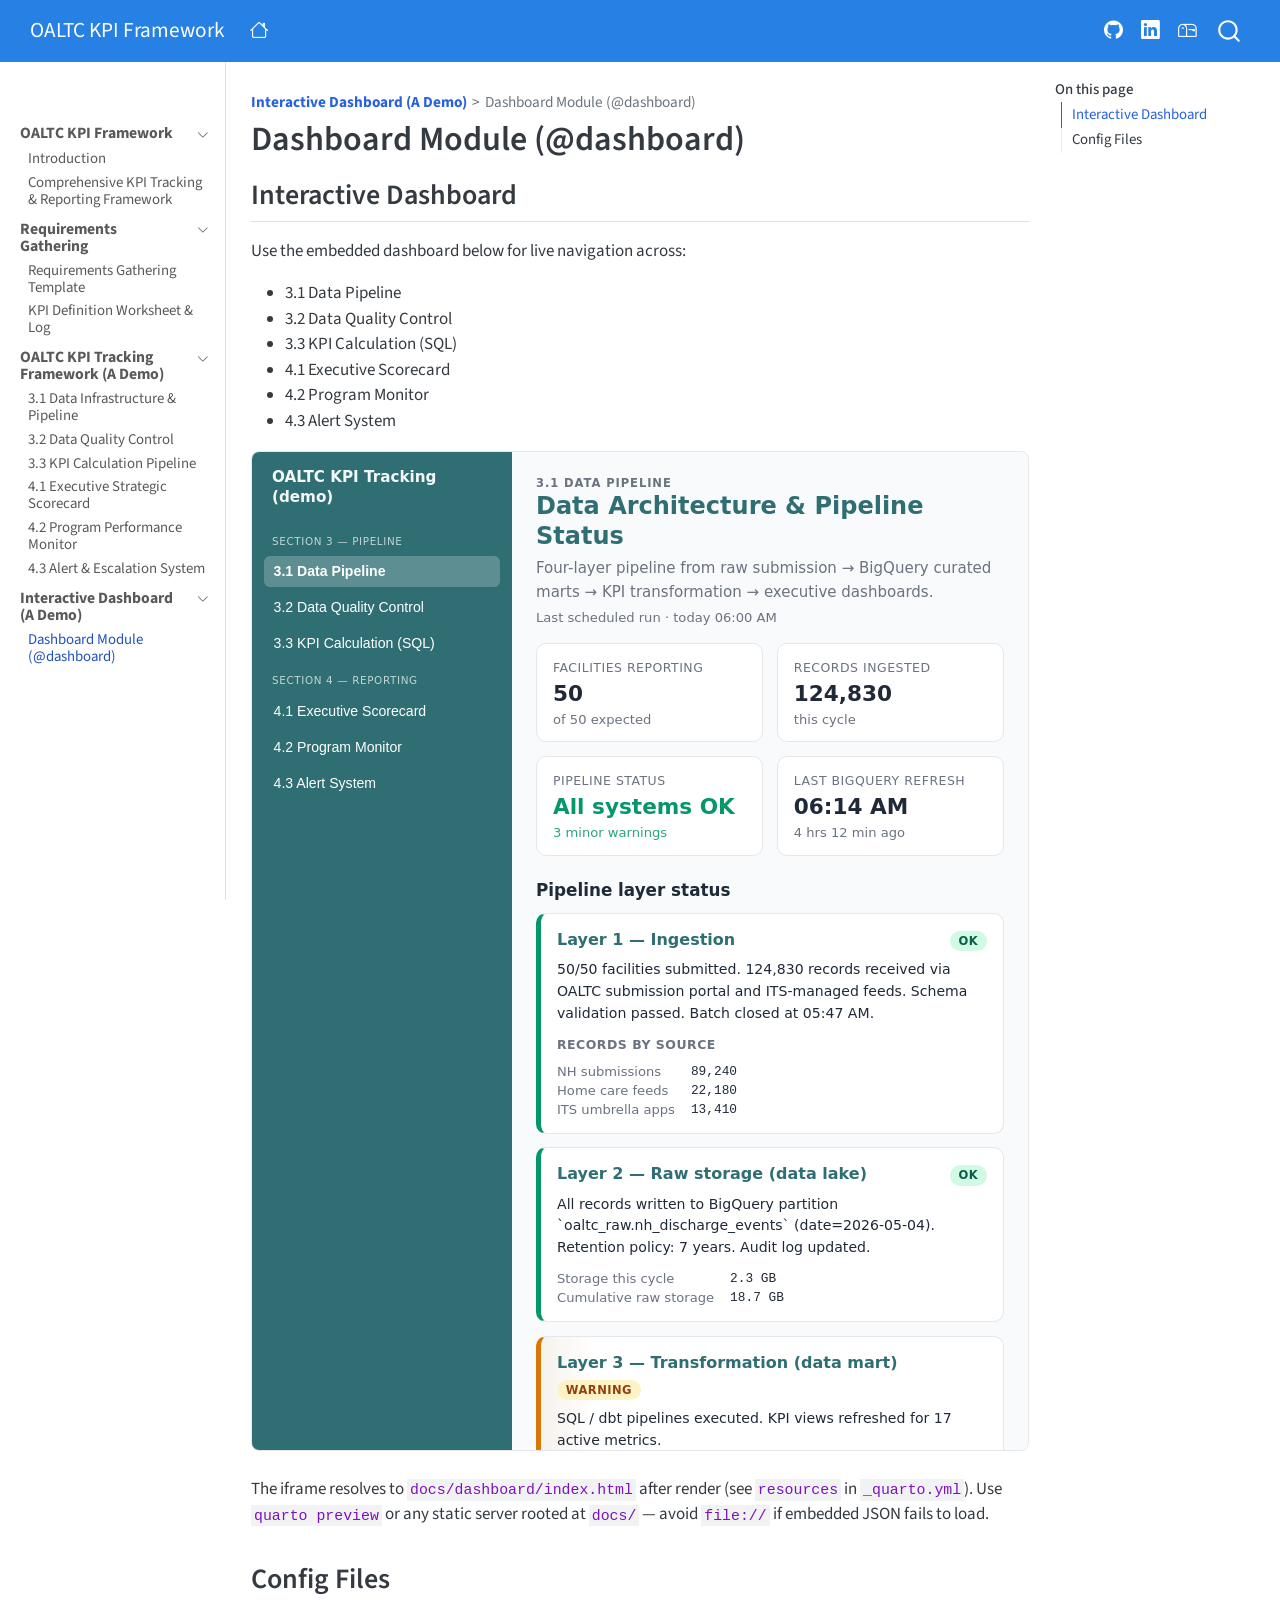
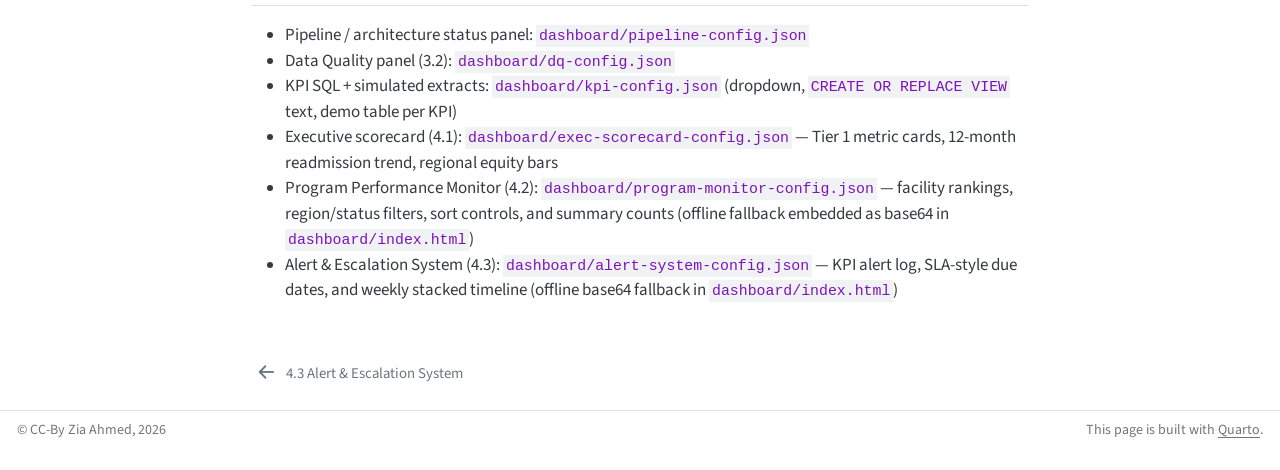
<file: docs/05-dashboard.html>
<!DOCTYPE html>
<html xmlns="http://www.w3.org/1999/xhtml" lang="en" xml:lang="en"><head>

<meta charset="utf-8">
<meta name="generator" content="quarto-1.8.27">

<meta name="viewport" content="width=device-width, initial-scale=1.0, user-scalable=yes">


<title>Dashboard Module (@dashboard) – OALTC KPI Framework</title>
<style>
code{white-space: pre-wrap;}
span.smallcaps{font-variant: small-caps;}
div.columns{display: flex; gap: min(4vw, 1.5em);}
div.column{flex: auto; overflow-x: auto;}
div.hanging-indent{margin-left: 1.5em; text-indent: -1.5em;}
ul.task-list{list-style: none;}
ul.task-list li input[type="checkbox"] {
  width: 0.8em;
  margin: 0 0.8em 0.2em -1em; /* quarto-specific, see https://github.com/quarto-dev/quarto-cli/issues/4556 */ 
  vertical-align: middle;
}
</style>


<script src="site_libs/quarto-nav/quarto-nav.js"></script>
<script src="site_libs/clipboard/clipboard.min.js"></script>
<script src="site_libs/quarto-search/autocomplete.umd.js"></script>
<script src="site_libs/quarto-search/fuse.min.js"></script>
<script src="site_libs/quarto-search/quarto-search.js"></script>
<meta name="quarto:offset" content="./">
<link href="./04-03-alert-system.html" rel="prev">
<script src="site_libs/quarto-html/quarto.js" type="module"></script>
<script src="site_libs/quarto-html/tabsets/tabsets.js" type="module"></script>
<script src="site_libs/quarto-html/axe/axe-check.js" type="module"></script>
<script src="site_libs/quarto-html/popper.min.js"></script>
<script src="site_libs/quarto-html/tippy.umd.min.js"></script>
<script src="site_libs/quarto-html/anchor.min.js"></script>
<link href="site_libs/quarto-html/tippy.css" rel="stylesheet">
<link href="site_libs/quarto-html/quarto-syntax-highlighting-ed96de9b727972fe78a7b5d16c58bf87.css" rel="stylesheet" id="quarto-text-highlighting-styles">
<script src="site_libs/bootstrap/bootstrap.min.js"></script>
<link href="site_libs/bootstrap/bootstrap-icons.css" rel="stylesheet">
<link href="site_libs/bootstrap/bootstrap-53ed95f2168beffb914300a26d79ad5b.min.css" rel="stylesheet" append-hash="true" id="quarto-bootstrap" data-mode="light">
<script id="quarto-search-options" type="application/json">{
  "location": "navbar",
  "copy-button": false,
  "collapse-after": 3,
  "panel-placement": "end",
  "type": "overlay",
  "limit": 50,
  "keyboard-shortcut": [
    "f",
    "/",
    "s"
  ],
  "show-item-context": false,
  "language": {
    "search-no-results-text": "No results",
    "search-matching-documents-text": "matching documents",
    "search-copy-link-title": "Copy link to search",
    "search-hide-matches-text": "Hide additional matches",
    "search-more-match-text": "more match in this document",
    "search-more-matches-text": "more matches in this document",
    "search-clear-button-title": "Clear",
    "search-text-placeholder": "",
    "search-detached-cancel-button-title": "Cancel",
    "search-submit-button-title": "Submit",
    "search-label": "Search"
  }
}</script>


</head>

<body class="nav-sidebar docked nav-fixed quarto-light">

<div id="quarto-search-results"></div>
  <header id="quarto-header" class="headroom fixed-top">
    <nav class="navbar navbar-expand-lg " data-bs-theme="dark">
      <div class="navbar-container container-fluid">
      <div class="navbar-brand-container mx-auto">
    <a class="navbar-brand" href="./index.html">
    <span class="navbar-title">OALTC KPI Framework</span>
    </a>
  </div>
            <div id="quarto-search" class="" title="Search"></div>
          <button class="navbar-toggler" type="button" data-bs-toggle="collapse" data-bs-target="#navbarCollapse" aria-controls="navbarCollapse" role="menu" aria-expanded="false" aria-label="Toggle navigation" onclick="if (window.quartoToggleHeadroom) { window.quartoToggleHeadroom(); }">
  <span class="navbar-toggler-icon"></span>
</button>
          <div class="collapse navbar-collapse" id="navbarCollapse">
            <ul class="navbar-nav navbar-nav-scroll me-auto">
  <li class="nav-item compact">
    <a class="nav-link" href="https://sites.google.com/view/r-data-sci-env/home"> <i class="bi bi-house" role="img">
</i> 
<span class="menu-text"></span></a>
  </li>  
</ul>
            <ul class="navbar-nav navbar-nav-scroll ms-auto">
  <li class="nav-item compact">
    <a class="nav-link" href="https://github.com/zia207"> <i class="bi bi-github" role="img">
</i> 
<span class="menu-text"></span></a>
  </li>  
  <li class="nav-item compact">
    <a class="nav-link" href="https://www.linkedin.com/in/zia-ahmed207"> <i class="bi bi-linkedin" role="img">
</i> 
<span class="menu-text"></span></a>
  </li>  
  <li class="nav-item compact">
    <a class="nav-link" href="mailto:zia207@gmail.com"> <i class="bi bi-mailbox" role="img">
</i> 
<span class="menu-text"></span></a>
  </li>  
</ul>
          </div> <!-- /navcollapse -->
            <div class="quarto-navbar-tools">
</div>
      </div> <!-- /container-fluid -->
    </nav>
  <nav class="quarto-secondary-nav">
    <div class="container-fluid d-flex">
      <button type="button" class="quarto-btn-toggle btn" data-bs-toggle="collapse" role="button" data-bs-target=".quarto-sidebar-collapse-item" aria-controls="quarto-sidebar" aria-expanded="false" aria-label="Toggle sidebar navigation" onclick="if (window.quartoToggleHeadroom) { window.quartoToggleHeadroom(); }">
        <i class="bi bi-layout-text-sidebar-reverse"></i>
      </button>
        <nav class="quarto-page-breadcrumbs" aria-label="breadcrumb"><ol class="breadcrumb"><li class="breadcrumb-item"><a href="./05-dashboard.html"><strong>Interactive Dashboard (A Demo)</strong></a></li><li class="breadcrumb-item"><a href="./05-dashboard.html">Dashboard Module (<span class="citation" data-cites="dashboard">@dashboard</span>)</a></li></ol></nav>
        <a class="flex-grow-1" role="navigation" data-bs-toggle="collapse" data-bs-target=".quarto-sidebar-collapse-item" aria-controls="quarto-sidebar" aria-expanded="false" aria-label="Toggle sidebar navigation" onclick="if (window.quartoToggleHeadroom) { window.quartoToggleHeadroom(); }">      
        </a>
      <button type="button" class="btn quarto-search-button" aria-label="Search" onclick="window.quartoOpenSearch();">
        <i class="bi bi-search"></i>
      </button>
    </div>
  </nav>
</header>
<!-- content -->
<div id="quarto-content" class="quarto-container page-columns page-rows-contents page-layout-article page-navbar">
<!-- sidebar -->
  <nav id="quarto-sidebar" class="sidebar collapse collapse-horizontal quarto-sidebar-collapse-item sidebar-navigation docked overflow-auto">
        <div class="mt-2 flex-shrink-0 align-items-center">
        <div class="sidebar-search">
        <div id="quarto-search" class="" title="Search"></div>
        </div>
        </div>
    <div class="sidebar-menu-container"> 
    <ul class="list-unstyled mt-1">
        <li class="sidebar-item sidebar-item-section">
      <div class="sidebar-item-container"> 
            <a class="sidebar-item-text sidebar-link text-start" data-bs-toggle="collapse" data-bs-target="#quarto-sidebar-section-1" role="navigation" aria-expanded="true">
 <span class="menu-text"><strong>OALTC KPI Framework</strong></span></a>
          <a class="sidebar-item-toggle text-start" data-bs-toggle="collapse" data-bs-target="#quarto-sidebar-section-1" role="navigation" aria-expanded="true" aria-label="Toggle section">
            <i class="bi bi-chevron-right ms-2"></i>
          </a> 
      </div>
      <ul id="quarto-sidebar-section-1" class="collapse list-unstyled sidebar-section depth1 show">  
          <li class="sidebar-item">
  <div class="sidebar-item-container"> 
  <a href="./index.html" class="sidebar-item-text sidebar-link">
 <span class="menu-text">Introduction</span></a>
  </div>
</li>
          <li class="sidebar-item">
  <div class="sidebar-item-container"> 
  <a href="./01-framework-governance.html" class="sidebar-item-text sidebar-link">
 <span class="menu-text">Comprehensive KPI Tracking &amp; Reporting Framework</span></a>
  </div>
</li>
      </ul>
  </li>
        <li class="sidebar-item sidebar-item-section">
      <div class="sidebar-item-container"> 
            <a class="sidebar-item-text sidebar-link text-start" data-bs-toggle="collapse" data-bs-target="#quarto-sidebar-section-2" role="navigation" aria-expanded="true">
 <span class="menu-text"><strong>Requirements Gathering</strong></span></a>
          <a class="sidebar-item-toggle text-start" data-bs-toggle="collapse" data-bs-target="#quarto-sidebar-section-2" role="navigation" aria-expanded="true" aria-label="Toggle section">
            <i class="bi bi-chevron-right ms-2"></i>
          </a> 
      </div>
      <ul id="quarto-sidebar-section-2" class="collapse list-unstyled sidebar-section depth1 show">  
          <li class="sidebar-item">
  <div class="sidebar-item-container"> 
  <a href="./02-requirements-gathering.html" class="sidebar-item-text sidebar-link">
 <span class="menu-text">Requirements Gathering Template</span></a>
  </div>
</li>
          <li class="sidebar-item">
  <div class="sidebar-item-container"> 
  <a href="./02-kpi-definition-worksheet.html" class="sidebar-item-text sidebar-link">
 <span class="menu-text">KPI Definition Worksheet &amp; Log</span></a>
  </div>
</li>
      </ul>
  </li>
        <li class="sidebar-item sidebar-item-section">
      <div class="sidebar-item-container"> 
            <a class="sidebar-item-text sidebar-link text-start" data-bs-toggle="collapse" data-bs-target="#quarto-sidebar-section-3" role="navigation" aria-expanded="true">
 <span class="menu-text"><strong>OALTC KPI Tracking Framework (A Demo)</strong></span></a>
          <a class="sidebar-item-toggle text-start" data-bs-toggle="collapse" data-bs-target="#quarto-sidebar-section-3" role="navigation" aria-expanded="true" aria-label="Toggle section">
            <i class="bi bi-chevron-right ms-2"></i>
          </a> 
      </div>
      <ul id="quarto-sidebar-section-3" class="collapse list-unstyled sidebar-section depth1 show">  
          <li class="sidebar-item">
  <div class="sidebar-item-container"> 
  <a href="./03-01-data-infrastructure-pipeline.html" class="sidebar-item-text sidebar-link">
 <span class="menu-text">3.1 Data Infrastructure &amp; Pipeline</span></a>
  </div>
</li>
          <li class="sidebar-item">
  <div class="sidebar-item-container"> 
  <a href="./03-02-data-quality-control.html" class="sidebar-item-text sidebar-link">
 <span class="menu-text">3.2 Data Quality Control</span></a>
  </div>
</li>
          <li class="sidebar-item">
  <div class="sidebar-item-container"> 
  <a href="./03-03-kpi-calculation.html" class="sidebar-item-text sidebar-link">
 <span class="menu-text">3.3 KPI Calculation Pipeline</span></a>
  </div>
</li>
          <li class="sidebar-item">
  <div class="sidebar-item-container"> 
  <a href="./04-01-executive-scorecard.html" class="sidebar-item-text sidebar-link">
 <span class="menu-text">4.1 Executive Strategic Scorecard</span></a>
  </div>
</li>
          <li class="sidebar-item">
  <div class="sidebar-item-container"> 
  <a href="./04-02-program-monitor.html" class="sidebar-item-text sidebar-link">
 <span class="menu-text">4.2 Program Performance Monitor</span></a>
  </div>
</li>
          <li class="sidebar-item">
  <div class="sidebar-item-container"> 
  <a href="./04-03-alert-system.html" class="sidebar-item-text sidebar-link">
 <span class="menu-text">4.3 Alert &amp; Escalation System</span></a>
  </div>
</li>
      </ul>
  </li>
        <li class="sidebar-item sidebar-item-section">
      <div class="sidebar-item-container"> 
            <a class="sidebar-item-text sidebar-link text-start" data-bs-toggle="collapse" data-bs-target="#quarto-sidebar-section-4" role="navigation" aria-expanded="true">
 <span class="menu-text"><strong>Interactive Dashboard (A Demo)</strong></span></a>
          <a class="sidebar-item-toggle text-start" data-bs-toggle="collapse" data-bs-target="#quarto-sidebar-section-4" role="navigation" aria-expanded="true" aria-label="Toggle section">
            <i class="bi bi-chevron-right ms-2"></i>
          </a> 
      </div>
      <ul id="quarto-sidebar-section-4" class="collapse list-unstyled sidebar-section depth1 show">  
          <li class="sidebar-item">
  <div class="sidebar-item-container"> 
  <a href="./05-dashboard.html" class="sidebar-item-text sidebar-link active">
 <span class="menu-text">Dashboard Module (<span class="citation" data-cites="dashboard">@dashboard</span>)</span></a>
  </div>
</li>
      </ul>
  </li>
    </ul>
    </div>
</nav>
<div id="quarto-sidebar-glass" class="quarto-sidebar-collapse-item" data-bs-toggle="collapse" data-bs-target=".quarto-sidebar-collapse-item"></div>
<!-- margin-sidebar -->
    <div id="quarto-margin-sidebar" class="sidebar margin-sidebar">
        <nav id="TOC" role="doc-toc" class="toc-active">
    <h2 id="toc-title">On this page</h2>
   
  <ul>
  <li><a href="#interactive-dashboard" id="toc-interactive-dashboard" class="nav-link active" data-scroll-target="#interactive-dashboard">Interactive Dashboard</a></li>
  <li><a href="#config-files" id="toc-config-files" class="nav-link" data-scroll-target="#config-files">Config Files</a></li>
  </ul>
</nav>
    </div>
<!-- main -->
<main class="content" id="quarto-document-content">

<header id="title-block-header" class="quarto-title-block default"><nav class="quarto-page-breadcrumbs quarto-title-breadcrumbs d-none d-lg-block" aria-label="breadcrumb"><ol class="breadcrumb"><li class="breadcrumb-item"><a href="./05-dashboard.html"><strong>Interactive Dashboard (A Demo)</strong></a></li><li class="breadcrumb-item"><a href="./05-dashboard.html">Dashboard Module (<span class="citation" data-cites="dashboard">@dashboard</span>)</a></li></ol></nav>
<div class="quarto-title">
<h1 class="title">Dashboard Module (<span class="citation" data-cites="dashboard">@dashboard</span>)</h1>
</div>



<div class="quarto-title-meta">

    
  
    
  </div>
  


</header>


<section id="interactive-dashboard" class="level2">
<h2 class="anchored" data-anchor-id="interactive-dashboard">Interactive Dashboard</h2>
<p>Use the embedded dashboard below for live navigation across:</p>
<ul>
<li>3.1 Data Pipeline</li>
<li>3.2 Data Quality Control</li>
<li>3.3 KPI Calculation (SQL)</li>
<li>4.1 Executive Scorecard</li>
<li>4.2 Program Monitor</li>
<li>4.3 Alert System</li>
</ul>
<iframe src="dashboard/index.html" style="width:100%; min-height: 1000px; border:1px solid #e5e7eb; border-radius: 8px;" title="OALTC KPI Dashboard"></iframe>
<p>The iframe resolves to <code>docs/dashboard/index.html</code> after render (see <code>resources</code> in <code>_quarto.yml</code>). Use <strong><code>quarto preview</code></strong> or any static server rooted at <strong><code>docs/</code></strong> — avoid <code>file://</code> if embedded JSON fails to load.</p>
</section>
<section id="config-files" class="level2">
<h2 class="anchored" data-anchor-id="config-files">Config Files</h2>
<ul>
<li>Pipeline / architecture status panel: <code>dashboard/pipeline-config.json</code></li>
<li>Data Quality panel (3.2): <code>dashboard/dq-config.json</code></li>
<li>KPI SQL + simulated extracts: <code>dashboard/kpi-config.json</code> (dropdown, <code>CREATE OR REPLACE VIEW</code> text, demo table per KPI)</li>
<li>Executive scorecard (4.1): <code>dashboard/exec-scorecard-config.json</code> — Tier 1 metric cards, 12‑month readmission trend, regional equity bars</li>
<li>Program Performance Monitor (4.2): <code>dashboard/program-monitor-config.json</code> — facility rankings, region/status filters, sort controls, and summary counts (offline fallback embedded as base64 in <code>dashboard/index.html</code>)</li>
<li>Alert &amp; Escalation System (4.3): <code>dashboard/alert-system-config.json</code> — KPI alert log, SLA-style due dates, and weekly stacked timeline (offline base64 fallback in <code>dashboard/index.html</code>)</li>
</ul>


</section>

</main> <!-- /main -->
<script id="quarto-html-after-body" type="application/javascript">
  window.document.addEventListener("DOMContentLoaded", function (event) {
    const icon = "";
    const anchorJS = new window.AnchorJS();
    anchorJS.options = {
      placement: 'right',
      icon: icon
    };
    anchorJS.add('.anchored');
    const isCodeAnnotation = (el) => {
      for (const clz of el.classList) {
        if (clz.startsWith('code-annotation-')) {                     
          return true;
        }
      }
      return false;
    }
    const onCopySuccess = function(e) {
      // button target
      const button = e.trigger;
      // don't keep focus
      button.blur();
      // flash "checked"
      button.classList.add('code-copy-button-checked');
      var currentTitle = button.getAttribute("title");
      button.setAttribute("title", "Copied!");
      let tooltip;
      if (window.bootstrap) {
        button.setAttribute("data-bs-toggle", "tooltip");
        button.setAttribute("data-bs-placement", "left");
        button.setAttribute("data-bs-title", "Copied!");
        tooltip = new bootstrap.Tooltip(button, 
          { trigger: "manual", 
            customClass: "code-copy-button-tooltip",
            offset: [0, -8]});
        tooltip.show();    
      }
      setTimeout(function() {
        if (tooltip) {
          tooltip.hide();
          button.removeAttribute("data-bs-title");
          button.removeAttribute("data-bs-toggle");
          button.removeAttribute("data-bs-placement");
        }
        button.setAttribute("title", currentTitle);
        button.classList.remove('code-copy-button-checked');
      }, 1000);
      // clear code selection
      e.clearSelection();
    }
    const getTextToCopy = function(trigger) {
      const outerScaffold = trigger.parentElement.cloneNode(true);
      const codeEl = outerScaffold.querySelector('code');
      for (const childEl of codeEl.children) {
        if (isCodeAnnotation(childEl)) {
          childEl.remove();
        }
      }
      return codeEl.innerText;
    }
    const clipboard = new window.ClipboardJS('.code-copy-button:not([data-in-quarto-modal])', {
      text: getTextToCopy
    });
    clipboard.on('success', onCopySuccess);
    if (window.document.getElementById('quarto-embedded-source-code-modal')) {
      const clipboardModal = new window.ClipboardJS('.code-copy-button[data-in-quarto-modal]', {
        text: getTextToCopy,
        container: window.document.getElementById('quarto-embedded-source-code-modal')
      });
      clipboardModal.on('success', onCopySuccess);
    }
      var localhostRegex = new RegExp(/^(?:http|https):\/\/localhost\:?[0-9]*\//);
      var mailtoRegex = new RegExp(/^mailto:/);
        var filterRegex = new RegExp('/' + window.location.host + '/');
      var isInternal = (href) => {
          return filterRegex.test(href) || localhostRegex.test(href) || mailtoRegex.test(href);
      }
      // Inspect non-navigation links and adorn them if external
     var links = window.document.querySelectorAll('a[href]:not(.nav-link):not(.navbar-brand):not(.toc-action):not(.sidebar-link):not(.sidebar-item-toggle):not(.pagination-link):not(.no-external):not([aria-hidden]):not(.dropdown-item):not(.quarto-navigation-tool):not(.about-link)');
      for (var i=0; i<links.length; i++) {
        const link = links[i];
        if (!isInternal(link.href)) {
          // undo the damage that might have been done by quarto-nav.js in the case of
          // links that we want to consider external
          if (link.dataset.originalHref !== undefined) {
            link.href = link.dataset.originalHref;
          }
        }
      }
    function tippyHover(el, contentFn, onTriggerFn, onUntriggerFn) {
      const config = {
        allowHTML: true,
        maxWidth: 500,
        delay: 100,
        arrow: false,
        appendTo: function(el) {
            return el.parentElement;
        },
        interactive: true,
        interactiveBorder: 10,
        theme: 'quarto',
        placement: 'bottom-start',
      };
      if (contentFn) {
        config.content = contentFn;
      }
      if (onTriggerFn) {
        config.onTrigger = onTriggerFn;
      }
      if (onUntriggerFn) {
        config.onUntrigger = onUntriggerFn;
      }
      window.tippy(el, config); 
    }
    const noterefs = window.document.querySelectorAll('a[role="doc-noteref"]');
    for (var i=0; i<noterefs.length; i++) {
      const ref = noterefs[i];
      tippyHover(ref, function() {
        // use id or data attribute instead here
        let href = ref.getAttribute('data-footnote-href') || ref.getAttribute('href');
        try { href = new URL(href).hash; } catch {}
        const id = href.replace(/^#\/?/, "");
        const note = window.document.getElementById(id);
        if (note) {
          return note.innerHTML;
        } else {
          return "";
        }
      });
    }
    const xrefs = window.document.querySelectorAll('a.quarto-xref');
    const processXRef = (id, note) => {
      // Strip column container classes
      const stripColumnClz = (el) => {
        el.classList.remove("page-full", "page-columns");
        if (el.children) {
          for (const child of el.children) {
            stripColumnClz(child);
          }
        }
      }
      stripColumnClz(note)
      if (id === null || id.startsWith('sec-')) {
        // Special case sections, only their first couple elements
        const container = document.createElement("div");
        if (note.children && note.children.length > 2) {
          container.appendChild(note.children[0].cloneNode(true));
          for (let i = 1; i < note.children.length; i++) {
            const child = note.children[i];
            if (child.tagName === "P" && child.innerText === "") {
              continue;
            } else {
              container.appendChild(child.cloneNode(true));
              break;
            }
          }
          if (window.Quarto?.typesetMath) {
            window.Quarto.typesetMath(container);
          }
          return container.innerHTML
        } else {
          if (window.Quarto?.typesetMath) {
            window.Quarto.typesetMath(note);
          }
          return note.innerHTML;
        }
      } else {
        // Remove any anchor links if they are present
        const anchorLink = note.querySelector('a.anchorjs-link');
        if (anchorLink) {
          anchorLink.remove();
        }
        if (window.Quarto?.typesetMath) {
          window.Quarto.typesetMath(note);
        }
        if (note.classList.contains("callout")) {
          return note.outerHTML;
        } else {
          return note.innerHTML;
        }
      }
    }
    for (var i=0; i<xrefs.length; i++) {
      const xref = xrefs[i];
      tippyHover(xref, undefined, function(instance) {
        instance.disable();
        let url = xref.getAttribute('href');
        let hash = undefined; 
        if (url.startsWith('#')) {
          hash = url;
        } else {
          try { hash = new URL(url).hash; } catch {}
        }
        if (hash) {
          const id = hash.replace(/^#\/?/, "");
          const note = window.document.getElementById(id);
          if (note !== null) {
            try {
              const html = processXRef(id, note.cloneNode(true));
              instance.setContent(html);
            } finally {
              instance.enable();
              instance.show();
            }
          } else {
            // See if we can fetch this
            fetch(url.split('#')[0])
            .then(res => res.text())
            .then(html => {
              const parser = new DOMParser();
              const htmlDoc = parser.parseFromString(html, "text/html");
              const note = htmlDoc.getElementById(id);
              if (note !== null) {
                const html = processXRef(id, note);
                instance.setContent(html);
              } 
            }).finally(() => {
              instance.enable();
              instance.show();
            });
          }
        } else {
          // See if we can fetch a full url (with no hash to target)
          // This is a special case and we should probably do some content thinning / targeting
          fetch(url)
          .then(res => res.text())
          .then(html => {
            const parser = new DOMParser();
            const htmlDoc = parser.parseFromString(html, "text/html");
            const note = htmlDoc.querySelector('main.content');
            if (note !== null) {
              // This should only happen for chapter cross references
              // (since there is no id in the URL)
              // remove the first header
              if (note.children.length > 0 && note.children[0].tagName === "HEADER") {
                note.children[0].remove();
              }
              const html = processXRef(null, note);
              instance.setContent(html);
            } 
          }).finally(() => {
            instance.enable();
            instance.show();
          });
        }
      }, function(instance) {
      });
    }
        let selectedAnnoteEl;
        const selectorForAnnotation = ( cell, annotation) => {
          let cellAttr = 'data-code-cell="' + cell + '"';
          let lineAttr = 'data-code-annotation="' +  annotation + '"';
          const selector = 'span[' + cellAttr + '][' + lineAttr + ']';
          return selector;
        }
        const selectCodeLines = (annoteEl) => {
          const doc = window.document;
          const targetCell = annoteEl.getAttribute("data-target-cell");
          const targetAnnotation = annoteEl.getAttribute("data-target-annotation");
          const annoteSpan = window.document.querySelector(selectorForAnnotation(targetCell, targetAnnotation));
          const lines = annoteSpan.getAttribute("data-code-lines").split(",");
          const lineIds = lines.map((line) => {
            return targetCell + "-" + line;
          })
          let top = null;
          let height = null;
          let parent = null;
          if (lineIds.length > 0) {
              //compute the position of the single el (top and bottom and make a div)
              const el = window.document.getElementById(lineIds[0]);
              top = el.offsetTop;
              height = el.offsetHeight;
              parent = el.parentElement.parentElement;
            if (lineIds.length > 1) {
              const lastEl = window.document.getElementById(lineIds[lineIds.length - 1]);
              const bottom = lastEl.offsetTop + lastEl.offsetHeight;
              height = bottom - top;
            }
            if (top !== null && height !== null && parent !== null) {
              // cook up a div (if necessary) and position it 
              let div = window.document.getElementById("code-annotation-line-highlight");
              if (div === null) {
                div = window.document.createElement("div");
                div.setAttribute("id", "code-annotation-line-highlight");
                div.style.position = 'absolute';
                parent.appendChild(div);
              }
              div.style.top = top - 2 + "px";
              div.style.height = height + 4 + "px";
              div.style.left = 0;
              let gutterDiv = window.document.getElementById("code-annotation-line-highlight-gutter");
              if (gutterDiv === null) {
                gutterDiv = window.document.createElement("div");
                gutterDiv.setAttribute("id", "code-annotation-line-highlight-gutter");
                gutterDiv.style.position = 'absolute';
                const codeCell = window.document.getElementById(targetCell);
                const gutter = codeCell.querySelector('.code-annotation-gutter');
                gutter.appendChild(gutterDiv);
              }
              gutterDiv.style.top = top - 2 + "px";
              gutterDiv.style.height = height + 4 + "px";
            }
            selectedAnnoteEl = annoteEl;
          }
        };
        const unselectCodeLines = () => {
          const elementsIds = ["code-annotation-line-highlight", "code-annotation-line-highlight-gutter"];
          elementsIds.forEach((elId) => {
            const div = window.document.getElementById(elId);
            if (div) {
              div.remove();
            }
          });
          selectedAnnoteEl = undefined;
        };
          // Handle positioning of the toggle
      window.addEventListener(
        "resize",
        throttle(() => {
          elRect = undefined;
          if (selectedAnnoteEl) {
            selectCodeLines(selectedAnnoteEl);
          }
        }, 10)
      );
      function throttle(fn, ms) {
      let throttle = false;
      let timer;
        return (...args) => {
          if(!throttle) { // first call gets through
              fn.apply(this, args);
              throttle = true;
          } else { // all the others get throttled
              if(timer) clearTimeout(timer); // cancel #2
              timer = setTimeout(() => {
                fn.apply(this, args);
                timer = throttle = false;
              }, ms);
          }
        };
      }
        // Attach click handler to the DT
        const annoteDls = window.document.querySelectorAll('dt[data-target-cell]');
        for (const annoteDlNode of annoteDls) {
          annoteDlNode.addEventListener('click', (event) => {
            const clickedEl = event.target;
            if (clickedEl !== selectedAnnoteEl) {
              unselectCodeLines();
              const activeEl = window.document.querySelector('dt[data-target-cell].code-annotation-active');
              if (activeEl) {
                activeEl.classList.remove('code-annotation-active');
              }
              selectCodeLines(clickedEl);
              clickedEl.classList.add('code-annotation-active');
            } else {
              // Unselect the line
              unselectCodeLines();
              clickedEl.classList.remove('code-annotation-active');
            }
          });
        }
    const findCites = (el) => {
      const parentEl = el.parentElement;
      if (parentEl) {
        const cites = parentEl.dataset.cites;
        if (cites) {
          return {
            el,
            cites: cites.split(' ')
          };
        } else {
          return findCites(el.parentElement)
        }
      } else {
        return undefined;
      }
    };
    var bibliorefs = window.document.querySelectorAll('a[role="doc-biblioref"]');
    for (var i=0; i<bibliorefs.length; i++) {
      const ref = bibliorefs[i];
      const citeInfo = findCites(ref);
      if (citeInfo) {
        tippyHover(citeInfo.el, function() {
          var popup = window.document.createElement('div');
          citeInfo.cites.forEach(function(cite) {
            var citeDiv = window.document.createElement('div');
            citeDiv.classList.add('hanging-indent');
            citeDiv.classList.add('csl-entry');
            var biblioDiv = window.document.getElementById('ref-' + cite);
            if (biblioDiv) {
              citeDiv.innerHTML = biblioDiv.innerHTML;
            }
            popup.appendChild(citeDiv);
          });
          return popup.innerHTML;
        });
      }
    }
  });
  </script>
<nav class="page-navigation">
  <div class="nav-page nav-page-previous">
      <a href="./04-03-alert-system.html" class="pagination-link" aria-label="4.3 Alert &amp; Escalation System">
        <i class="bi bi-arrow-left-short"></i> <span class="nav-page-text">4.3 Alert &amp; Escalation System</span>
      </a>          
  </div>
  <div class="nav-page nav-page-next">
  </div>
</nav>
</div> <!-- /content -->
<footer class="footer">
  <div class="nav-footer">
    <div class="nav-footer-left">
<p>© CC-By Zia Ahmed, 2026</p>
</div>   
    <div class="nav-footer-center">
      &nbsp;
    </div>
    <div class="nav-footer-right">
<p>This page is built with <a href="https://quarto.org/">Quarto</a>.</p>
</div>
  </div>
</footer>




</body></html>
</file>
<file: docs/site_libs/quarto-html/tippy.css>
.tippy-box[data-animation=fade][data-state=hidden]{opacity:0}[data-tippy-root]{max-width:calc(100vw - 10px)}.tippy-box{position:relative;background-color:#333;color:#fff;border-radius:4px;font-size:14px;line-height:1.4;white-space:normal;outline:0;transition-property:transform,visibility,opacity}.tippy-box[data-placement^=top]>.tippy-arrow{bottom:0}.tippy-box[data-placement^=top]>.tippy-arrow:before{bottom:-7px;left:0;border-width:8px 8px 0;border-top-color:initial;transform-origin:center top}.tippy-box[data-placement^=bottom]>.tippy-arrow{top:0}.tippy-box[data-placement^=bottom]>.tippy-arrow:before{top:-7px;left:0;border-width:0 8px 8px;border-bottom-color:initial;transform-origin:center bottom}.tippy-box[data-placement^=left]>.tippy-arrow{right:0}.tippy-box[data-placement^=left]>.tippy-arrow:before{border-width:8px 0 8px 8px;border-left-color:initial;right:-7px;transform-origin:center left}.tippy-box[data-placement^=right]>.tippy-arrow{left:0}.tippy-box[data-placement^=right]>.tippy-arrow:before{left:-7px;border-width:8px 8px 8px 0;border-right-color:initial;transform-origin:center right}.tippy-box[data-inertia][data-state=visible]{transition-timing-function:cubic-bezier(.54,1.5,.38,1.11)}.tippy-arrow{width:16px;height:16px;color:#333}.tippy-arrow:before{content:"";position:absolute;border-color:transparent;border-style:solid}.tippy-content{position:relative;padding:5px 9px;z-index:1}
</file>
<file: docs/site_libs/quarto-html/quarto-syntax-highlighting-ed96de9b727972fe78a7b5d16c58bf87.css>
/* quarto syntax highlight colors */
:root {
  --quarto-hl-ot-color: #003B4F;
  --quarto-hl-at-color: #657422;
  --quarto-hl-ss-color: #20794D;
  --quarto-hl-an-color: #5E5E5E;
  --quarto-hl-fu-color: #4758AB;
  --quarto-hl-st-color: #20794D;
  --quarto-hl-cf-color: #003B4F;
  --quarto-hl-op-color: #5E5E5E;
  --quarto-hl-er-color: #AD0000;
  --quarto-hl-bn-color: #AD0000;
  --quarto-hl-al-color: #AD0000;
  --quarto-hl-va-color: #111111;
  --quarto-hl-bu-color: inherit;
  --quarto-hl-ex-color: inherit;
  --quarto-hl-pp-color: #AD0000;
  --quarto-hl-in-color: #5E5E5E;
  --quarto-hl-vs-color: #20794D;
  --quarto-hl-wa-color: #5E5E5E;
  --quarto-hl-do-color: #5E5E5E;
  --quarto-hl-im-color: #00769E;
  --quarto-hl-ch-color: #20794D;
  --quarto-hl-dt-color: #AD0000;
  --quarto-hl-fl-color: #AD0000;
  --quarto-hl-co-color: #5E5E5E;
  --quarto-hl-cv-color: #5E5E5E;
  --quarto-hl-cn-color: #8f5902;
  --quarto-hl-sc-color: #5E5E5E;
  --quarto-hl-dv-color: #AD0000;
  --quarto-hl-kw-color: #003B4F;
}

/* other quarto variables */
:root {
  --quarto-font-monospace: SFMono-Regular, Menlo, Monaco, Consolas, "Liberation Mono", "Courier New", monospace;
}

/* syntax highlight based on Pandoc's rules */
pre > code.sourceCode > span {
  color: #003B4F;
}

code.sourceCode > span {
  color: #003B4F;
}

div.sourceCode,
div.sourceCode pre.sourceCode {
  color: #003B4F;
}

/* Normal */
code span {
  color: #003B4F;
}

/* Alert */
code span.al {
  color: #AD0000;
  font-style: inherit;
}

/* Annotation */
code span.an {
  color: #5E5E5E;
  font-style: inherit;
}

/* Attribute */
code span.at {
  color: #657422;
  font-style: inherit;
}

/* BaseN */
code span.bn {
  color: #AD0000;
  font-style: inherit;
}

/* BuiltIn */
code span.bu {
  font-style: inherit;
}

/* ControlFlow */
code span.cf {
  color: #003B4F;
  font-weight: bold;
  font-style: inherit;
}

/* Char */
code span.ch {
  color: #20794D;
  font-style: inherit;
}

/* Constant */
code span.cn {
  color: #8f5902;
  font-style: inherit;
}

/* Comment */
code span.co {
  color: #5E5E5E;
  font-style: inherit;
}

/* CommentVar */
code span.cv {
  color: #5E5E5E;
  font-style: italic;
}

/* Documentation */
code span.do {
  color: #5E5E5E;
  font-style: italic;
}

/* DataType */
code span.dt {
  color: #AD0000;
  font-style: inherit;
}

/* DecVal */
code span.dv {
  color: #AD0000;
  font-style: inherit;
}

/* Error */
code span.er {
  color: #AD0000;
  font-style: inherit;
}

/* Extension */
code span.ex {
  font-style: inherit;
}

/* Float */
code span.fl {
  color: #AD0000;
  font-style: inherit;
}

/* Function */
code span.fu {
  color: #4758AB;
  font-style: inherit;
}

/* Import */
code span.im {
  color: #00769E;
  font-style: inherit;
}

/* Information */
code span.in {
  color: #5E5E5E;
  font-style: inherit;
}

/* Keyword */
code span.kw {
  color: #003B4F;
  font-weight: bold;
  font-style: inherit;
}

/* Operator */
code span.op {
  color: #5E5E5E;
  font-style: inherit;
}

/* Other */
code span.ot {
  color: #003B4F;
  font-style: inherit;
}

/* Preprocessor */
code span.pp {
  color: #AD0000;
  font-style: inherit;
}

/* SpecialChar */
code span.sc {
  color: #5E5E5E;
  font-style: inherit;
}

/* SpecialString */
code span.ss {
  color: #20794D;
  font-style: inherit;
}

/* String */
code span.st {
  color: #20794D;
  font-style: inherit;
}

/* Variable */
code span.va {
  color: #111111;
  font-style: inherit;
}

/* VerbatimString */
code span.vs {
  color: #20794D;
  font-style: inherit;
}

/* Warning */
code span.wa {
  color: #5E5E5E;
  font-style: italic;
}

.prevent-inlining {
  content: "</";
}

/*# sourceMappingURL=0920dd6d7437995b8cdf7429764427b1.css.map */
</file>
